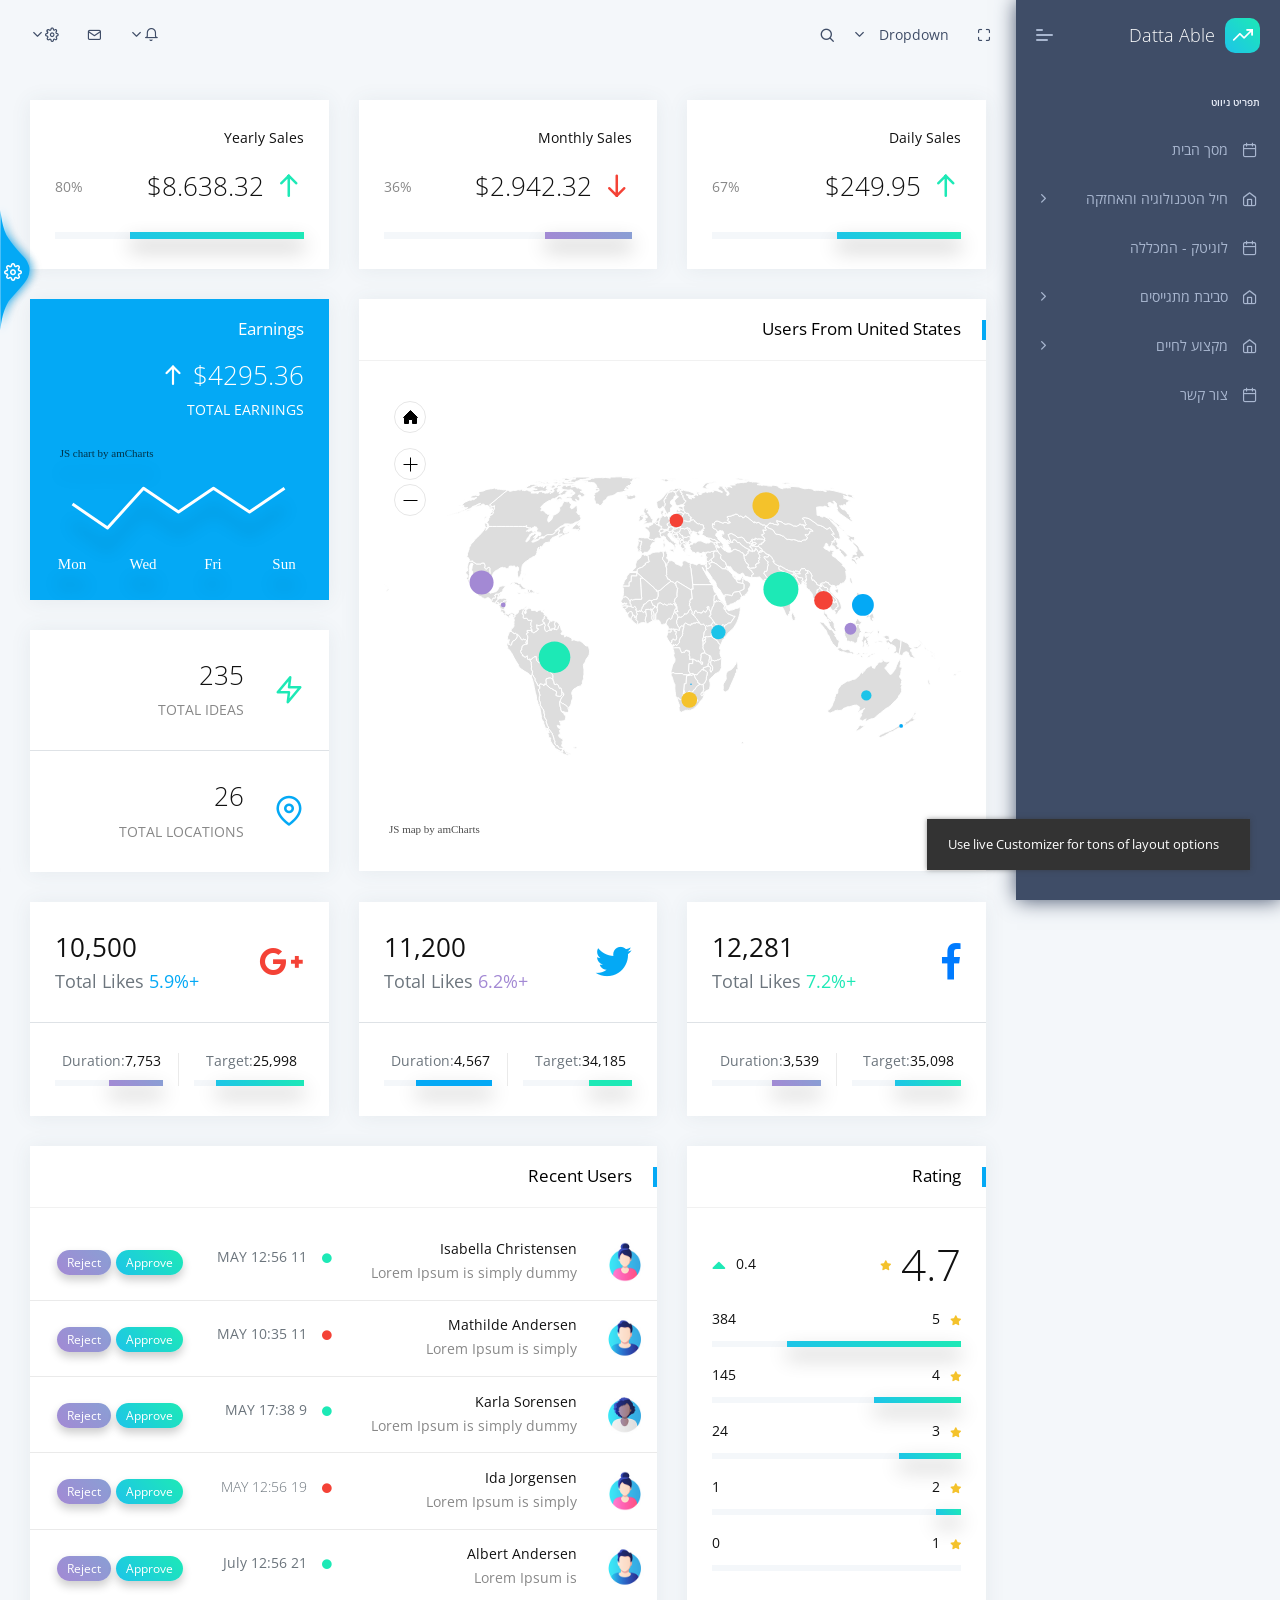
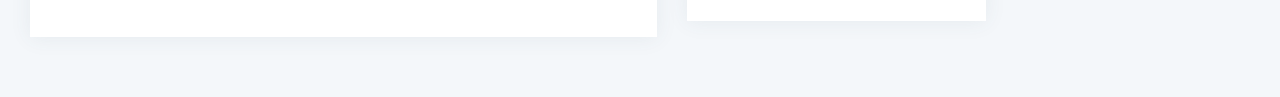
<file: datta-able/bootstrap/default/index.html>
<!DOCTYPE html>
<html lang="he" dir="rtl">


<!-- Mirrored from html.codedthemes.com/datta-able/bootstrap/default/ by HTTrack Website Copier/3.x [XR&CO'2014], Sun, 16 Dec 2018 16:23:30 GMT -->
<!-- Added by HTTrack --><meta http-equiv="content-type" content="text/html;charset=UTF-8" /><!-- /Added by HTTrack -->
<head>
    <title>Datta Able - Most Complete Bootstrap Admin Template</title>
    <!-- HTML5 Shim and Respond.js IE11 support of HTML5 elements and media queries -->
    <!-- WARNING: Respond.js doesn't work if you view the page via file:// -->
    <!--[if lt IE 11]>
		<script src="https://oss.maxcdn.com/libs/html5shiv/3.7.0/html5shiv.js"></script>
		<script src="https://oss.maxcdn.com/libs/respond.js/1.4.2/respond.min.js"></script>
		<![endif]-->
    <!-- Meta -->
    <meta charset="utf-8">
    <meta name="viewport" content="width=device-width, initial-scale=1.0, user-scalable=0, minimal-ui">
    <meta http-equiv="X-UA-Compatible" content="IE=edge" />
    <meta name="description" content="Datta Able Bootstrap admin template made using Bootstrap 4 and it has huge amount of ready made feature, UI components, pages which completely fulfills any dashboard needs."/>
    <meta name="keywords" content="admin templates, bootstrap admin templates, bootstrap 4, dashboard, dashboard templets, sass admin templets, html admin templates, responsive, bootstrap admin templates free download,premium bootstrap admin templates, datta able, datta able bootstrap admin template">
    <meta name="author" content="Codedthemes" />

    <!-- Favicon icon -->
    <link rel="icon" href="http://html.codedthemes.com/datta-able/bootstrap/assets/images/favicon.ico" type="image/x-icon">
    <!-- fontawesome icon -->
    <link rel="stylesheet" href="../assets/fonts/fontawesome/css/fontawesome-all.min.css">
    <!-- animation css -->
    <link rel="stylesheet" href="../assets/plugins/animation/css/animate.min.css">
    <!-- notification css -->
    <link rel="stylesheet" href="../assets/plugins/notification/css/notification.min.css">
    <!-- vendor css -->
    <link rel="stylesheet" href="../assets/css/style.css">
	<link rel="stylesheet" href="../assets/css/layouts/rtl.css">


</head>

<body>
    <!-- [ Pre-loader ] start -->
    <div class="loader-bg">
        <div class="loader-track">
            <div class="loader-fill"></div>
        </div>
    </div>
    <!-- [ Pre-loader ] End -->

    <!-- [ navigation menu ] start -->
    <nav class="pcoded-navbar">
        <div class="navbar-wrapper">
            <div class="navbar-brand header-logo">
                <a href="#" class="b-brand">
                    <div class="b-bg">
                        <i class="feather icon-trending-up"></i>
                    </div>
                    <span class="b-title">Datta Able</span>
                </a>
                <a class="mobile-menu" id="mobile-collapse" href="javascript:"><span></span></a>
            </div>
            <div class="navbar-content scroll-div">
                <ul class="nav pcoded-inner-navbar">
                    <li class="nav-item pcoded-menu-caption">
                        <label>תפריט ניווט</label>
                    </li>
					<li data-username="Full Calendar" class="nav-item"><a href="index.html" class="nav-link"><span class="pcoded-micon"><i class="feather icon-calendar"></i></span><span class="pcoded-mtext">מסך הבית</span></a></li>
					<li data-username="dashboard Default Ecommerce CRM Analytics Crypto Project" class="nav-item pcoded-hasmenu">
                        <a href="javascript:" class="nav-link"><span class="pcoded-micon"><i class="feather icon-home"></i></span><span class="pcoded-mtext">חיל הטכנולוגיה והאחזקה</span></a>
                        <ul class="pcoded-submenu">
                            <li class=""><a href="dashboard-ecommerce.html" class="">הכר את החיל</a></li>
                            <li class=""><a href="dashboard-crm.html" class="">דבר קטנא"ר</a></li>
                            <li class=""><a href="dashboard-analytics.html" class="">תעודת לוחם</a></li>
                        </ul>
                    </li>
					<li data-username="Full Calendar" class="nav-item"><a href="full-calendar.html" class="nav-link"><span class="pcoded-micon"><i class="feather icon-calendar"></i></span><span class="pcoded-mtext">לוגיטק - המכללה</span></a></li>
					
					
					<li data-username="dashboard Default Ecommerce CRM Analytics Crypto Project" class="nav-item pcoded-hasmenu">
                        <a href="javascript:" class="nav-link"><span class="pcoded-micon"><i class="feather icon-home"></i></span><span class="pcoded-mtext">סביבת מתגייסים</span></a>
                        <ul class="pcoded-submenu">
                            <li class=""><a href="dashboard-ecommerce.html" class="">רקע</a></li>
                            <li class=""><a href="dashboard-crm.html" class="">מסלולים</a></li>
                            <li class=""><a href="dashboard-analytics.html" class="">קורסים</a></li>
                        </ul>
                    </li>
					
					<li data-username="dashboard Default Ecommerce CRM Analytics Crypto Project" class="nav-item pcoded-hasmenu">
                        <a href="javascript:" class="nav-link"><span class="pcoded-micon"><i class="feather icon-home"></i></span><span class="pcoded-mtext">מקצוע לחיים</span></a>
                        <ul class="pcoded-submenu">
                            <li class=""><a href="dashboard-ecommerce.html" class="">רקע</a></li>
                            <li class=""><a href="dashboard-crm.html" class="">מסלולים</a></li>
                            <li class=""><a href="dashboard-crm.html" class="">מעברים</a></li>
                            <li class=""><a href="dashboard-analytics.html" class="">שאלון</a></li>
                        </ul>
                    </li>
					
					
					<li data-username="Full Calendar" class="nav-item"><a href="full-calendar.html" class="nav-link"><span class="pcoded-micon"><i class="feather icon-calendar"></i></span><span class="pcoded-mtext">צור קשר</span></a></li>
					
                    <!--<li data-username="dashboard Default Ecommerce CRM Analytics Crypto Project" class="nav-item pcoded-hasmenu active pcoded-trigger">
                        <a href="javascript:" class="nav-link"><span class="pcoded-micon"><i class="feather icon-home"></i></span><span class="pcoded-mtext">Dashboard</span></a>
                        <ul class="pcoded-submenu">
                            <li class="active"><a href="index-2.html" class="">Default</a></li>
                            <li class=""><a href="dashboard-ecommerce.html" class="">Ecommerce</a></li>
                            <li class=""><a href="dashboard-crm.html" class="">CRM</a></li>
                            <li class=""><a href="dashboard-analytics.html" class="">Analytics</a></li>
                            <li class=""><a href="dashboard-crypto.html" class="">Crypto<span class="pcoded-badge label label-danger">NEW</span></a></li>
                            <li class=""><a href="dashboard-project.html" class="">Project</a></li>
                        </ul>
                    </li>
					-->
					
					
                </ul>
            </div>
        </div>
    </nav>
    <!-- [ navigation menu ] end -->

    <!-- [ Header ] start -->
    <header class="navbar pcoded-header navbar-expand-lg navbar-light">
        <div class="m-header">
            <a class="mobile-menu" id="mobile-collapse1" href="javascript:"><span></span></a>
            <a href="#" class="b-brand">
               <div class="b">
               </div>
               <span class="b-title">  <img src="../assets/images/hail_logo.png"  title="" style="width:46px; height:52px;"/></span>
           </a>
        </div>
        <a class="mobile-menu" id="mobile-header" href="javascript:">
            <i class="feather icon-more-horizontal"></i>
        </a>
        <div class="collapse navbar-collapse">
            <ul class="navbar-nav mr-auto">
                <li><a href="javascript:" class="full-screen" onclick="javascript:toggleFullScreen()"><i class="feather icon-maximize"></i></a></li>
                <li class="nav-item dropdown">
                    <a class="dropdown-toggle" href="javascript:" data-toggle="dropdown">Dropdown</a>
                    <ul class="dropdown-menu">
                        <li><a class="dropdown-item" href="javascript:">Action</a></li>
                        <li><a class="dropdown-item" href="javascript:">Another action</a></li>
                        <li><a class="dropdown-item" href="javascript:">Something else here</a></li>
                    </ul>
                </li>
                <li class="nav-item">
                    <div class="main-search">
                        <div class="input-group">
                            <input type="text" id="m-search" class="form-control" placeholder="Search . . .">
                            <a href="javascript:" class="input-group-append search-close">
                                <i class="feather icon-x input-group-text"></i>
                            </a>
                            <span class="input-group-append search-btn btn btn-primary">
                                <i class="feather icon-search input-group-text"></i>
                            </span>
                        </div>
                    </div>
                </li>
            </ul>
            <ul class="navbar-nav ml-auto">
                <li>
                    <div class="dropdown">
                        <a class="dropdown-toggle" href="javascript:" data-toggle="dropdown"><i class="icon feather icon-bell"></i></a>
                        <div class="dropdown-menu dropdown-menu-right notification">
                            <div class="noti-head">
                                <h6 class="d-inline-block m-b-0">Notifications</h6>
                                <div class="float-right">
                                    <a href="javascript:" class="m-r-10">mark as read</a>
                                    <a href="javascript:">clear all</a>
                                </div>
                            </div>
                            <ul class="noti-body">
                                <li class="n-title">
                                    <p class="m-b-0">NEW</p>
                                </li>
                                <li class="notification">
                                    <div class="media">
                                        <img class="img-radius" src="../assets/images/user/avatar-1.jpg" alt="Generic placeholder image">
                                        <div class="media-body">
                                            <p><strong>John Doe</strong><span class="n-time text-muted"><i class="icon feather icon-clock m-r-10"></i>30 min</span></p>
                                            <p>New ticket Added</p>
                                        </div>
                                    </div>
                                </li>
                                <li class="n-title">
                                    <p class="m-b-0">EARLIER</p>
                                </li>
                                <li class="notification">
                                    <div class="media">
                                        <img class="img-radius" src="../assets/images/user/avatar-2.jpg" alt="Generic placeholder image">
                                        <div class="media-body">
                                            <p><strong>Joseph William</strong><span class="n-time text-muted"><i class="icon feather icon-clock m-r-10"></i>30 min</span></p>
                                            <p>Prchace New Theme and make payment</p>
                                        </div>
                                    </div>
                                </li>
                                <li class="notification">
                                    <div class="media">
                                        <img class="img-radius" src="../assets/images/user/avatar-3.jpg" alt="Generic placeholder image">
                                        <div class="media-body">
                                            <p><strong>Sara Soudein</strong><span class="n-time text-muted"><i class="icon feather icon-clock m-r-10"></i>30 min</span></p>
                                            <p>currently login</p>
                                        </div>
                                    </div>
                                </li>
                            </ul>
                            <div class="noti-footer">
                                <a href="javascript:">show all</a>
                            </div>
                        </div>
                    </div>
                </li>
                <li><a href="javascript:" class="displayChatbox"><i class="icon feather icon-mail"></i></a></li>
                <li>
                    <div class="dropdown drp-user">
                        <a href="javascript:" class="dropdown-toggle" data-toggle="dropdown">
                            <i class="icon feather icon-settings"></i>
                        </a>
                        <div class="dropdown-menu dropdown-menu-right profile-notification">
                            <div class="pro-head">
                                <img src="../assets/images/user/avatar-1.jpg" class="img-radius" alt="User-Profile-Image">
                                <span>John Doe</span>
                                <a href="auth-signin.html" class="dud-logout" title="Logout">
                                    <i class="feather icon-log-out"></i>
                                </a>
                            </div>
                            <ul class="pro-body">
                                <li><a href="javascript:" class="dropdown-item"><i class="feather icon-settings"></i> Settings</a></li>
                                <li><a href="javascript:" class="dropdown-item"><i class="feather icon-user"></i> Profile</a></li>
                                <li><a href="message.html" class="dropdown-item"><i class="feather icon-mail"></i> My Messages</a></li>
                                <li><a href="auth-signin.html" class="dropdown-item"><i class="feather icon-lock"></i> Lock Screen</a></li>
                            </ul>
                        </div>
                    </div>
                </li>
            </ul>
        </div>
    </header>
    <!-- [ Header ] end -->

    <!-- [ chat user list ] start -->
    <section class="header-user-list">
        <div class="h-list-header">
            <div class="input-group">
                <input type="text" id="search-friends" class="form-control" placeholder="Search Friend . . .">
            </div>
        </div>
        <div class="h-list-body">
            <a href="javascript:" class="h-close-text"><i class="feather icon-chevrons-right"></i></a>
            <div class="main-friend-cont scroll-div">
                <div class="main-friend-list">
                    <div class="media userlist-box" data-id="1" data-status="online" data-username="Josephin Doe">
                        <a class="media-left" href="javascript:"><img class="media-object img-radius" src="../assets/images/user/avatar-1.jpg" alt="Generic placeholder image ">
                            <div class="live-status">3</div>
                        </a>
                        <div class="media-body">
                            <h6 class="chat-header">Josephin Doe<small class="d-block text-c-green">Typing . . </small></h6>
                        </div>
                    </div>
                    <div class="media userlist-box" data-id="2" data-status="online" data-username="Lary Doe">
                        <a class="media-left" href="javascript:"><img class="media-object img-radius" src="../assets/images/user/avatar-2.jpg" alt="Generic placeholder image">
                            <div class="live-status">1</div>
                        </a>
                        <div class="media-body">
                            <h6 class="chat-header">Lary Doe<small class="d-block text-c-green">online</small></h6>
                        </div>
                    </div>
                    <div class="media userlist-box" data-id="3" data-status="online" data-username="Alice">
                        <a class="media-left" href="javascript:"><img class="media-object img-radius" src="../assets/images/user/avatar-3.jpg" alt="Generic placeholder image"></a>
                        <div class="media-body">
                            <h6 class="chat-header">Alice<small class="d-block text-c-green">online</small></h6>
                        </div>
                    </div>
                    <div class="media userlist-box" data-id="4" data-status="offline" data-username="Alia">
                        <a class="media-left" href="javascript:"><img class="media-object img-radius" src="../assets/images/user/avatar-1.jpg" alt="Generic placeholder image">
                            <div class="live-status">1</div>
                        </a>
                        <div class="media-body">
                            <h6 class="chat-header">Alia<small class="d-block text-muted">10 min ago</small></h6>
                        </div>
                    </div>
                    <div class="media userlist-box" data-id="5" data-status="offline" data-username="Suzen">
                        <a class="media-left" href="javascript:"><img class="media-object img-radius" src="../assets/images/user/avatar-4.jpg" alt="Generic placeholder image"></a>
                        <div class="media-body">
                            <h6 class="chat-header">Suzen<small class="d-block text-muted">15 min ago</small></h6>
                        </div>
                    </div>
                    <div class="media userlist-box" data-id="1" data-status="online" data-username="Josephin Doe">
                        <a class="media-left" href="javascript:"><img class="media-object img-radius" src="../assets/images/user/avatar-1.jpg" alt="Generic placeholder image ">
                            <div class="live-status">3</div>
                        </a>
                        <div class="media-body">
                            <h6 class="chat-header">Josephin Doe<small class="d-block text-c-green">Typing . . </small></h6>
                        </div>
                    </div>
                    <div class="media userlist-box" data-id="2" data-status="online" data-username="Lary Doe">
                        <a class="media-left" href="javascript:"><img class="media-object img-radius" src="../assets/images/user/avatar-2.jpg" alt="Generic placeholder image">
                            <div class="live-status">1</div>
                        </a>
                        <div class="media-body">
                            <h6 class="chat-header">Lary Doe<small class="d-block text-c-green">online</small></h6>
                        </div>
                    </div>
                    <div class="media userlist-box" data-id="3" data-status="online" data-username="Alice">
                        <a class="media-left" href="javascript:"><img class="media-object img-radius" src="../assets/images/user/avatar-3.jpg" alt="Generic placeholder image"></a>
                        <div class="media-body">
                            <h6 class="chat-header">Alice<small class="d-block text-c-green">online</small></h6>
                        </div>
                    </div>
                    <div class="media userlist-box" data-id="4" data-status="offline" data-username="Alia">
                        <a class="media-left" href="javascript:"><img class="media-object img-radius" src="../assets/images/user/avatar-1.jpg" alt="Generic placeholder image">
                            <div class="live-status">1</div>
                        </a>
                        <div class="media-body">
                            <h6 class="chat-header">Alia<small class="d-block text-muted">10 min ago</small></h6>
                        </div>
                    </div>
                    <div class="media userlist-box" data-id="5" data-status="offline" data-username="Suzen">
                        <a class="media-left" href="javascript:"><img class="media-object img-radius" src="../assets/images/user/avatar-4.jpg" alt="Generic placeholder image"></a>
                        <div class="media-body">
                            <h6 class="chat-header">Suzen<small class="d-block text-muted">15 min ago</small></h6>
                        </div>
                    </div>
                    <div class="media userlist-box" data-id="1" data-status="online" data-username="Josephin Doe">
                        <a class="media-left" href="javascript:"><img class="media-object img-radius" src="../assets/images/user/avatar-1.jpg" alt="Generic placeholder image ">
                            <div class="live-status">3</div>
                        </a>
                        <div class="media-body">
                            <h6 class="chat-header">Josephin Doe<small class="d-block text-c-green">Typing . . </small></h6>
                        </div>
                    </div>
                    <div class="media userlist-box" data-id="2" data-status="online" data-username="Lary Doe">
                        <a class="media-left" href="javascript:"><img class="media-object img-radius" src="../assets/images/user/avatar-2.jpg" alt="Generic placeholder image">
                            <div class="live-status">1</div>
                        </a>
                        <div class="media-body">
                            <h6 class="chat-header">Lary Doe<small class="d-block text-c-green">online</small></h6>
                        </div>
                    </div>
                    <div class="media userlist-box" data-id="3" data-status="online" data-username="Alice">
                        <a class="media-left" href="javascript:"><img class="media-object img-radius" src="../assets/images/user/avatar-3.jpg" alt="Generic placeholder image"></a>
                        <div class="media-body">
                            <h6 class="chat-header">Alice<small class="d-block text-c-green">online</small></h6>
                        </div>
                    </div>
                    <div class="media userlist-box" data-id="4" data-status="offline" data-username="Alia">
                        <a class="media-left" href="javascript:"><img class="media-object img-radius" src="../assets/images/user/avatar-1.jpg" alt="Generic placeholder image">
                            <div class="live-status">1</div>
                        </a>
                        <div class="media-body">
                            <h6 class="chat-header">Alia<small class="d-block text-muted">10 min ago</small></h6>
                        </div>
                    </div>
                    <div class="media userlist-box" data-id="5" data-status="offline" data-username="Suzen">
                        <a class="media-left" href="javascript:"><img class="media-object img-radius" src="../assets/images/user/avatar-4.jpg" alt="Generic placeholder image"></a>
                        <div class="media-body">
                            <h6 class="chat-header">Suzen<small class="d-block text-muted">15 min ago</small></h6>
                        </div>
                    </div>
                    <div class="media userlist-box" data-id="1" data-status="online" data-username="Josephin Doe">
                        <a class="media-left" href="javascript:"><img class="media-object img-radius" src="../assets/images/user/avatar-1.jpg" alt="Generic placeholder image ">
                            <div class="live-status">3</div>
                        </a>
                        <div class="media-body">
                            <h6 class="chat-header">Josephin Doe<small class="d-block text-c-green">Typing . . </small></h6>
                        </div>
                    </div>
                    <div class="media userlist-box" data-id="2" data-status="online" data-username="Lary Doe">
                        <a class="media-left" href="javascript:"><img class="media-object img-radius" src="../assets/images/user/avatar-2.jpg" alt="Generic placeholder image">
                            <div class="live-status">1</div>
                        </a>
                        <div class="media-body">
                            <h6 class="chat-header">Lary Doe<small class="d-block text-c-green">online</small></h6>
                        </div>
                    </div>
                    <div class="media userlist-box" data-id="3" data-status="online" data-username="Alice">
                        <a class="media-left" href="javascript:"><img class="media-object img-radius" src="../assets/images/user/avatar-3.jpg" alt="Generic placeholder image"></a>
                        <div class="media-body">
                            <h6 class="chat-header">Alice<small class="d-block text-c-green">online</small></h6>
                        </div>
                    </div>
                    <div class="media userlist-box" data-id="4" data-status="offline" data-username="Alia">
                        <a class="media-left" href="javascript:"><img class="media-object img-radius" src="../assets/images/user/avatar-1.jpg" alt="Generic placeholder image">
                            <div class="live-status">1</div>
                        </a>
                        <div class="media-body">
                            <h6 class="chat-header">Alia<small class="d-block text-muted">10 min ago</small></h6>
                        </div>
                    </div>
                    <div class="media userlist-box" data-id="5" data-status="offline" data-username="Suzen">
                        <a class="media-left" href="javascript:"><img class="media-object img-radius" src="../assets/images/user/avatar-4.jpg" alt="Generic placeholder image"></a>
                        <div class="media-body">
                            <h6 class="chat-header">Suzen<small class="d-block text-muted">15 min ago</small></h6>
                        </div>
                    </div>
                </div>
            </div>
        </div>
    </section>
    <!-- [ chat user list ] end -->

    <!-- [ chat message ] start -->
    <section class="header-chat">
        <div class="h-list-header">
            <h6>Josephin Doe</h6>
            <a href="javascript:" class="h-back-user-list"><i class="feather icon-chevron-left"></i></a>
        </div>
        <div class="h-list-body">
            <div class="main-chat-cont scroll-div">
                <div class="main-friend-chat">
                    <div class="media chat-messages">
                        <a class="media-left photo-table" href="javascript:"><img class="media-object img-radius img-radius m-t-5" src="../assets/images/user/avatar-2.jpg" alt="Generic placeholder image"></a>
                        <div class="media-body chat-menu-content">
                            <div class="">
                                <p class="chat-cont">hello Datta! Will you tell me something</p>
                                <p class="chat-cont">about yourself?</p>
                            </div>
                            <p class="chat-time">8:20 a.m.</p>
                        </div>
                    </div>
                    <div class="media chat-messages">
                        <div class="media-body chat-menu-reply">
                            <div class="">
                                <p class="chat-cont">Ohh! very nice</p>
                            </div>
                            <p class="chat-time">8:22 a.m.</p>
                        </div>
                    </div>
                    <div class="media chat-messages">
                        <a class="media-left photo-table" href="javascript:"><img class="media-object img-radius img-radius m-t-5" src="../assets/images/user/avatar-2.jpg" alt="Generic placeholder image"></a>
                        <div class="media-body chat-menu-content">
                            <div class="">
                                <p class="chat-cont">can you help me?</p>
                            </div>
                            <p class="chat-time">8:20 a.m.</p>
                        </div>
                    </div>
                </div>
            </div>
        </div>
        <div class="h-list-footer">
            <div class="input-group">
                <input type="file" class="chat-attach" style="display:none">
                <a href="javascript:" class="input-group-prepend btn btn-success btn-attach">
                    <i class="feather icon-paperclip"></i>
                </a>
                <input type="text" name="h-chat-text" class="form-control h-send-chat" placeholder="Write hear . . ">
                <button type="submit" class="input-group-append btn-send btn btn-primary">
                    <i class="feather icon-message-circle"></i>
                </button>
            </div>
        </div>
    </section>
    <!-- [ chat message ] end -->

    <!-- [ Main Content ] start -->
    <div class="pcoded-main-container">
        <div class="pcoded-wrapper">
            <div class="pcoded-content">
                <div class="pcoded-inner-content">
                    <!-- [ breadcrumb ] start -->

                    <!-- [ breadcrumb ] end -->
                    <div class="main-body">
                        <div class="page-wrapper">
                            <!-- [ Main Content ] start -->
                            <div class="row">
                                <!-- [ daily sales section ] start -->
                                <div class="col-md-6 col-xl-4">
                                    <div class="card">
                                        <div class="card-block">
                                            <h6 class="mb-4">Daily Sales</h6>
                                            <div class="row d-flex align-items-center">
                                                <div class="col-9">
                                                    <h3 class="f-w-300 d-flex align-items-center m-b-0"><i class="feather icon-arrow-up text-c-green f-30 m-r-10"></i>$249.95</h3>
                                                </div>

                                                <div class="col-3 text-right">
                                                    <p class="m-b-0">67%</p>
                                                </div>
                                            </div>
                                            <div class="progress m-t-30" style="height: 7px;">
                                                <div class="progress-bar progress-c-theme" role="progressbar" style="width: 50%;" aria-valuenow="50" aria-valuemin="0" aria-valuemax="100"></div>
                                            </div>
                                        </div>
                                    </div>
                                </div>
                                <!-- [ daily sales section ] end -->

                                <!-- [ Monthly  sales section ] start -->
                                <div class="col-md-6 col-xl-4">
                                    <div class="card">
                                        <div class="card-block">
                                            <h6 class="mb-4">Monthly Sales</h6>
                                            <div class="row d-flex align-items-center">
                                                <div class="col-9">
                                                    <h3 class="f-w-300 d-flex align-items-center  m-b-0"><i class="feather icon-arrow-down text-c-red f-30 m-r-10"></i>$2.942.32</h3>
                                                </div>
                                                <div class="col-3 text-right">
                                                    <p class="m-b-0">36%</p>
                                                </div>
                                            </div>
                                            <div class="progress m-t-30" style="height: 7px;">
                                                <div class="progress-bar progress-c-theme2" role="progressbar" style="width: 35%;" aria-valuenow="35" aria-valuemin="0" aria-valuemax="100"></div>
                                            </div>
                                        </div>
                                    </div>
                                </div>
                                <!-- [ Monthly  sales section ] end -->

                                <!-- [ year  sales section ] start -->
                                <div class="col-md-12 col-xl-4">
                                    <div class="card">
                                        <div class="card-block">
                                            <h6 class="mb-4">Yearly Sales</h6>
                                            <div class="row d-flex align-items-center">
                                                <div class="col-9">
                                                    <h3 class="f-w-300 d-flex align-items-center  m-b-0"><i class="feather icon-arrow-up text-c-green f-30 m-r-10"></i>$8.638.32</h3>
                                                </div>
                                                <div class="col-3 text-right">
                                                    <p class="m-b-0">80%</p>
                                                </div>
                                            </div>
                                            <div class="progress m-t-30" style="height: 7px;">
                                                <div class="progress-bar progress-c-theme" role="progressbar" style="width: 70%;" aria-valuenow="70" aria-valuemin="0" aria-valuemax="100"></div>
                                            </div>
                                        </div>
                                    </div>
                                </div>
                                <!-- [ year  sales section ] end -->

                                <!-- [ worldLow section ] start -->
                                <div class="col-xl-8 col-md-6">
                                    <div class="card">
                                        <div class="card-header">
                                            <h5>Users From United States</h5>
                                            <div class="card-header-right">
                                                <div class="btn-group card-option">
                                                    <button type="button" class="btn dropdown-toggle" data-toggle="dropdown" aria-haspopup="true" aria-expanded="false">
                                                        <i class="feather icon-more-horizontal"></i>
                                                    </button>
                                                    <ul class="list-unstyled card-option dropdown-menu dropdown-menu-right">
                                                        <li class="dropdown-item full-card"><a href="#!"><span><i class="feather icon-maximize"></i> maximize</span><span style="display:none"><i class="feather icon-minimize"></i> Restore</span></a></li>
                                                        <li class="dropdown-item minimize-card"><a href="javascript:"><span><i class="feather icon-minus"></i> collapse</span><span style="display:none"><i class="feather icon-plus"></i> expand</span></a></li>
                                                        <li class="dropdown-item reload-card"><a href="#!"><i class="feather icon-refresh-cw"></i> reload</a></li>
                                                        <li class="dropdown-item close-card"><a href="javascript:"><i class="feather icon-trash"></i> remove</a></li>
                                                    </ul>
                                                </div>
                                            </div>
                                        </div>
                                        <div class="card-block">
                                            <div id="world-low" style="height:450px;"></div>
                                        </div>
                                    </div>
                                </div>
                                <!-- [ worldLow section ] end -->

                                <!-- [ statistics year chart ] start -->
                                <div class="col-xl-4 col-md-6">
                                    <div class="card bg-c-blue">
                                        <div class="card-header borderless">
                                            <h5 class="text-white">Earnings</h5>
                                        </div>
                                        <div class="card-block" style="padding:0 25px;">
                                            <div class="earning-text mb-0">
                                                <h3 class="mb-2 text-white f-w-300">$4295.36 <i class="feather icon-arrow-up teal accent-3"></i></h3>
                                                <span class="text-uppercase text-white d-block">Total Earnings</span>
                                            </div>
                                            <div id="Widget-line-chart" class="WidgetlineChart2 ChartShadow" style="height:180px;"></div>
                                        </div>
                                    </div>
                                    <div class="card">
                                        <div class="card-block border-bottom">
                                            <div class="row d-flex align-items-center">
                                                <div class="col-auto">
                                                    <i class="feather icon-zap f-30 text-c-green"></i>
                                                </div>
                                                <div class="col">
                                                    <h3 class="f-w-300">235</h3>
                                                    <span class="d-block text-uppercase">TOTAL IDEAS</span>
                                                </div>
                                            </div>
                                        </div>
                                        <div class="card-block">
                                            <div class="row d-flex align-items-center">
                                                <div class="col-auto">
                                                    <i class="feather icon-map-pin f-30 text-c-blue"></i>
                                                </div>
                                                <div class="col">
                                                    <h3 class="f-w-300">26</h3>
                                                    <span class="d-block text-uppercase">TOTAL LOCATIONS</span>
                                                </div>
                                            </div>
                                        </div>
                                    </div>
                                </div>
                                <!-- [ statistics year chart ] end -->

                                <!-- [social-media section] start -->
                                <div class="col-md-12 col-xl-4">
                                    <div class="card card-social">
                                        <div class="card-block border-bottom">
                                            <div class="row align-items-center justify-content-center">
                                                <div class="col-auto">
                                                    <i class="fab fa-facebook-f text-primary f-36"></i>
                                                </div>
                                                <div class="col text-right">
                                                    <h3>12,281</h3>
                                                    <h5 class="text-c-green mb-0">+7.2% <span class="text-muted">Total Likes</span></h5>
                                                </div>
                                            </div>
                                        </div>
                                        <div class="card-block">
                                            <div class="row align-items-center justify-content-center card-active">
                                                <div class="col-6">
                                                    <h6 class="text-center m-b-10"><span class="text-muted m-r-5">Target:</span>35,098</h6>
                                                    <div class="progress">
                                                        <div class="progress-bar progress-c-theme" role="progressbar" style="width:60%;height:6px;" aria-valuenow="60" aria-valuemin="0" aria-valuemax="100"></div>
                                                    </div>
                                                </div>
                                                <div class="col-6">
                                                    <h6 class="text-center  m-b-10"><span class="text-muted m-r-5">Duration:</span>3,539</h6>
                                                    <div class="progress">
                                                        <div class="progress-bar progress-c-theme2" role="progressbar" style="width:45%;height:6px;" aria-valuenow="45" aria-valuemin="0" aria-valuemax="100"></div>
                                                    </div>
                                                </div>
                                            </div>
                                        </div>
                                    </div>
                                </div>
                                <div class="col-md-6 col-xl-4">
                                    <div class="card card-social">
                                        <div class="card-block border-bottom">
                                            <div class="row align-items-center justify-content-center">
                                                <div class="col-auto">
                                                    <i class="fab fa-twitter text-c-blue f-36"></i>
                                                </div>
                                                <div class="col text-right">
                                                    <h3>11,200</h3>
                                                    <h5 class="text-c-purple mb-0">+6.2% <span class="text-muted">Total Likes</span></h5>
                                                </div>
                                            </div>
                                        </div>
                                        <div class="card-block">
                                            <div class="row align-items-center justify-content-center card-active">
                                                <div class="col-6">
                                                    <h6 class="text-center m-b-10"><span class="text-muted m-r-5">Target:</span>34,185</h6>
                                                    <div class="progress">
                                                        <div class="progress-bar progress-c-green" role="progressbar" style="width:40%;height:6px;" aria-valuenow="40" aria-valuemin="0" aria-valuemax="100"></div>
                                                    </div>
                                                </div>
                                                <div class="col-6">
                                                    <h6 class="text-center  m-b-10"><span class="text-muted m-r-5">Duration:</span>4,567</h6>
                                                    <div class="progress">
                                                        <div class="progress-bar progress-c-blue" role="progressbar" style="width:70%;height:6px;" aria-valuenow="70" aria-valuemin="0" aria-valuemax="100"></div>
                                                    </div>
                                                </div>
                                            </div>
                                        </div>
                                    </div>
                                </div>
                                <div class="col-md-6 col-xl-4">
                                    <div class="card card-social">
                                        <div class="card-block border-bottom">
                                            <div class="row align-items-center justify-content-center">
                                                <div class="col-auto">
                                                    <i class="fab fa-google-plus-g text-c-red f-36"></i>
                                                </div>
                                                <div class="col text-right">
                                                    <h3>10,500</h3>
                                                    <h5 class="text-c-blue mb-0">+5.9% <span class="text-muted">Total Likes</span></h5>
                                                </div>
                                            </div>
                                        </div>
                                        <div class="card-block">
                                            <div class="row align-items-center justify-content-center card-active">
                                                <div class="col-6">
                                                    <h6 class="text-center m-b-10"><span class="text-muted m-r-5">Target:</span>25,998</h6>
                                                    <div class="progress">
                                                        <div class="progress-bar progress-c-theme" role="progressbar" style="width:80%;height:6px;" aria-valuenow="80" aria-valuemin="0" aria-valuemax="100"></div>
                                                    </div>
                                                </div>
                                                <div class="col-6">
                                                    <h6 class="text-center  m-b-10"><span class="text-muted m-r-5">Duration:</span>7,753</h6>
                                                    <div class="progress">
                                                        <div class="progress-bar progress-c-theme2" role="progressbar" style="width:50%;height:6px;" aria-valuenow="50" aria-valuemin="0" aria-valuemax="100"></div>
                                                    </div>
                                                </div>
                                            </div>
                                        </div>
                                    </div>
                                </div>
                                <!-- [social-media section] end -->

                                <!-- [ rating list ] starts-->
                                <div class="col-xl-4 col-md-6">
                                    <div class="card user-list">
                                        <div class="card-header">
                                            <h5>Rating</h5>
                                            <div class="card-header-right">
                                                <div class="btn-group card-option">
                                                    <button type="button" class="btn dropdown-toggle" data-toggle="dropdown" aria-haspopup="true" aria-expanded="false">
                                                        <i class="feather icon-more-horizontal"></i>
                                                    </button>
                                                    <ul class="list-unstyled card-option dropdown-menu dropdown-menu-right">
                                                        <li class="dropdown-item full-card"><a href="#!"><span><i class="feather icon-maximize"></i> maximize</span><span style="display:none"><i class="feather icon-minimize"></i> Restore</span></a></li>
                                                        <li class="dropdown-item minimize-card"><a href="javascript:"><span><i class="feather icon-minus"></i> collapse</span><span style="display:none"><i class="feather icon-plus"></i> expand</span></a></li>
                                                        <li class="dropdown-item reload-card"><a href="#!"><i class="feather icon-refresh-cw"></i> reload</a></li>
                                                        <li class="dropdown-item close-card"><a href="javascript:"><i class="feather icon-trash"></i> remove</a></li>
                                                    </ul>

                                                </div>
                                            </div>
                                        </div>
                                        <div class="card-block">
                                            <div class="row align-items-center justify-content-center m-b-20">
                                                <div class="col-6">
                                                    <h2 class="f-w-300 d-flex align-items-center float-left m-0">4.7 <i class="fas fa-star f-10 m-l-10 text-c-yellow"></i></h2>
                                                </div>
                                                <div class="col-6">
                                                    <h6 class="d-flex  align-items-center float-right m-0">0.4 <i class="fas fa-caret-up text-c-green f-22 m-l-10"></i></h6>
                                                </div>
                                            </div>
                                            <div class="row">
                                                <div class="col-xl-12">
                                                    <h6 class="align-items-center float-left"><i class="fas fa-star f-10 m-r-10 text-c-yellow"></i>5</h6>
                                                    <h6 class="align-items-center float-right">384</h6>
                                                    <div class="progress m-t-30 m-b-20" style="height: 6px;">
                                                        <div class="progress-bar progress-c-theme" role="progressbar" style="width: 70%;" aria-valuenow="70" aria-valuemin="0" aria-valuemax="100"></div>
                                                    </div>
                                                </div>
                                                <div class="col-xl-12">
                                                    <h6 class="align-items-center float-left"><i class="fas fa-star f-10 m-r-10 text-c-yellow"></i>4</h6>
                                                    <h6 class="align-items-center float-right">145</h6>
                                                    <div class="progress m-t-30  m-b-20" style="height: 6px;">
                                                        <div class="progress-bar progress-c-theme" role="progressbar" style="width: 35%;" aria-valuenow="35" aria-valuemin="0" aria-valuemax="100"></div>
                                                    </div>
                                                </div>
                                                <div class="col-xl-12">
                                                    <h6 class="align-items-center float-left"><i class="fas fa-star f-10 m-r-10 text-c-yellow"></i>3</h6>
                                                    <h6 class="align-items-center float-right">24</h6>
                                                    <div class="progress m-t-30  m-b-20" style="height: 6px;">
                                                        <div class="progress-bar progress-c-theme" role="progressbar" style="width: 25%;" aria-valuenow="25" aria-valuemin="0" aria-valuemax="100"></div>
                                                    </div>
                                                </div>
                                                <div class="col-xl-12">
                                                    <h6 class="align-items-center float-left"><i class="fas fa-star f-10 m-r-10 text-c-yellow"></i>2</h6>
                                                    <h6 class="align-items-center float-right">1</h6>
                                                    <div class="progress m-t-30  m-b-20" style="height: 6px;">
                                                        <div class="progress-bar progress-c-theme" role="progressbar" style="width: 10%;" aria-valuenow="10" aria-valuemin="0" aria-valuemax="100"></div>
                                                    </div>
                                                </div>
                                                <div class="col-xl-12">
                                                    <h6 class="align-items-center float-left"><i class="fas fa-star f-10 m-r-10 text-c-yellow"></i>1</h6>
                                                    <h6 class="align-items-center float-right">0</h6>
                                                    <div class="progress m-t-30  m-b-20" style="height: 6px;">
                                                        <div class="progress-bar" role="progressbar" style="width:0;" aria-valuenow="0" aria-valuemin="0" aria-valuemax="100"></div>
                                                    </div>
                                                </div>
                                            </div>
                                        </div>
                                    </div>
                                </div>
                                <!-- [ rating list ] end -->

                                <!-- [ Recent Users ] start -->
                                <div class="col-xl-8 col-md-6">
                                    <div class="card Recent-Users">
                                        <div class="card-header">
                                            <h5>Recent Users</h5>
                                            <div class="card-header-right">
                                                <div class="btn-group card-option">
                                                    <button type="button" class="btn dropdown-toggle" data-toggle="dropdown" aria-haspopup="true" aria-expanded="false">
                                                        <i class="feather icon-more-horizontal"></i>
                                                    </button>
                                                    <ul class="list-unstyled card-option dropdown-menu dropdown-menu-right">
                                                        <li class="dropdown-item full-card"><a href="#!"><span><i class="feather icon-maximize"></i> maximize</span><span style="display:none"><i class="feather icon-minimize"></i> Restore</span></a></li>
                                                        <li class="dropdown-item minimize-card"><a href="javascript:"><span><i class="feather icon-minus"></i> collapse</span><span style="display:none"><i class="feather icon-plus"></i> expand</span></a></li>
                                                        <li class="dropdown-item reload-card"><a href="#!"><i class="feather icon-refresh-cw"></i> reload</a></li>
                                                        <li class="dropdown-item close-card"><a href="javascript:"><i class="feather icon-trash"></i> remove</a></li>
                                                    </ul>

                                                </div>
                                            </div>
                                        </div>
                                        <div class="card-block px-0 py-3">
                                            <div class="table-responsive">
                                                <table class="table table-hover">
                                                    <tbody>
                                                        <tr class="unread">
                                                            <td><img class="rounded-circle" style="width:40px;" src="../assets/images/user/avatar-1.jpg" alt="activity-user"></td>
                                                            <td>
                                                                <h6 class="mb-1">Isabella Christensen</h6>
                                                                <p class="m-0">Lorem Ipsum is simply dummy</p>
                                                            </td>
                                                            <td>
                                                                <h6 class="text-muted"><i class="fas fa-circle text-c-green f-10 m-r-15"></i>11 MAY 12:56</h6>
                                                            </td>
                                                            <td><a href="#!" class="label theme-bg2 text-white f-12">Reject</a><a href="#!" class="label theme-bg text-white f-12">Approve</a></td>
                                                        </tr>
                                                        <tr class="unread">
                                                            <td><img class="rounded-circle" style="width:40px;" src="../assets/images/user/avatar-2.jpg" alt="activity-user"></td>
                                                            <td>
                                                                <h6 class="mb-1">Mathilde Andersen</h6>
                                                                <p class="m-0">Lorem Ipsum is simply</p>
                                                            </td>
                                                            <td>
                                                                <h6 class="text-muted"><i class="fas fa-circle text-c-red f-10 m-r-15"></i>11 MAY 10:35</h6>
                                                            </td>
                                                            <td><a href="#!" class="label theme-bg2 text-white f-12">Reject</a><a href="#!" class="label theme-bg text-white f-12">Approve</a></td>
                                                        </tr>
                                                        <tr class="unread">
                                                            <td><img class="rounded-circle" style="width:40px;" src="../assets/images/user/avatar-3.jpg" alt="activity-user"></td>
                                                            <td>
                                                                <h6 class="mb-1">Karla Sorensen</h6>
                                                                <p class="m-0">Lorem Ipsum is simply dummy</p>
                                                            </td>
                                                            <td>
                                                                <h6 class="text-muted"><i class="fas fa-circle text-c-green f-10 m-r-15"></i>9 MAY 17:38</h6>
                                                            </td>
                                                            <td><a href="#!" class="label theme-bg2 text-white f-12">Reject</a><a href="#!" class="label theme-bg text-white f-12">Approve</a></td>
                                                        </tr>
                                                        <tr class="unread">
                                                            <td><img class="rounded-circle" style="width:40px;" src="../assets/images/user/avatar-1.jpg" alt="activity-user"></td>
                                                            <td>
                                                                <h6 class="mb-1">Ida Jorgensen</h6>
                                                                <p class="m-0">Lorem Ipsum is simply</p>
                                                            </td>
                                                            <td>
                                                                <h6 class="text-muted f-w-300"><i class="fas fa-circle text-c-red f-10 m-r-15"></i>19 MAY 12:56</h6>
                                                            </td>
                                                            <td><a href="#!" class="label theme-bg2 text-white f-12">Reject</a><a href="#!" class="label theme-bg text-white f-12">Approve</a></td>
                                                        </tr>
                                                        <tr class="unread">
                                                            <td><img class="rounded-circle" style="width:40px;" src="../assets/images/user/avatar-2.jpg" alt="activity-user"></td>
                                                            <td>
                                                                <h6 class="mb-1">Albert Andersen</h6>
                                                                <p class="m-0">Lorem Ipsum is</p>
                                                            </td>
                                                            <td>
                                                                <h6 class="text-muted"><i class="fas fa-circle text-c-green f-10 m-r-15"></i>21 July 12:56</h6>
                                                            </td>
                                                            <td><a href="#!" class="label theme-bg2 text-white f-12">Reject</a><a href="#!" class="label theme-bg text-white f-12">Approve</a></td>
                                                        </tr>
                                                    </tbody>
                                                </table>
                                            </div>
                                        </div>
                                    </div>
                                </div>
                                <!-- [ Recent Users ] end -->
                            </div>
                            <!-- [ Main Content ] end -->
                        </div>
                    </div>
                </div>
            </div>
        </div>
    </div>
    <!-- [ Main Content ] end -->

    <!-- Warning Section start -->
    <!-- Older IE warning message -->
    <!--[if lt IE 11]>
        <div class="ie-warning">
            <h1>Warning!!</h1>
            <p>You are using an outdated version of Internet Explorer, please upgrade
               <br/>to any of the following web browsers to access this website.
            </p>
            <div class="iew-container">
                <ul class="iew-download">
                    <li>
                        <a href="http://www.google.com/chrome/">
                            <img src="../assets/images/browser/chrome.png" alt="Chrome">
                            <div>Chrome</div>
                        </a>
                    </li>
                    <li>
                        <a href="https://www.mozilla.org/en-US/firefox/new/">
                            <img src="../assets/images/browser/firefox.png" alt="Firefox">
                            <div>Firefox</div>
                        </a>
                    </li>
                    <li>
                        <a href="http://www.opera.com">
                            <img src="../assets/images/browser/opera.png" alt="Opera">
                            <div>Opera</div>
                        </a>
                    </li>
                    <li>
                        <a href="https://www.apple.com/safari/">
                            <img src="../assets/images/browser/safari.png" alt="Safari">
                            <div>Safari</div>
                        </a>
                    </li>
                    <li>
                        <a href="http://windows.microsoft.com/en-us/internet-explorer/download-ie">
                            <img src="../assets/images/browser/ie.png" alt="">
                            <div>IE (11 & above)</div>
                        </a>
                    </li>
                </ul>
            </div>
            <p>Sorry for the inconvenience!</p>
        </div>
    <![endif]-->
    <!-- Warning Section Ends -->

    <!-- Required Js -->
    <script src="../assets/js/vendor-all.min.js"></script>
	<script src="../assets/plugins/bootstrap/js/bootstrap.min.js"></script>
    <script src="../assets/js/menu-setting.min.js"></script>
    <script src="../assets/js/pcoded.min.js"></script>
    <!-- amchart js -->
    <script src="../assets/plugins/amchart/js/amcharts.js"></script>
    <script src="../assets/plugins/amchart/js/gauge.js"></script>
    <script src="../assets/plugins/amchart/js/serial.js"></script>
    <script src="../assets/plugins/amchart/js/light.js"></script>
    <script src="../assets/plugins/amchart/js/pie.min.js"></script>
    <script src="../assets/plugins/amchart/js/ammap.min.js"></script>
    <script src="../assets/plugins/amchart/js/usaLow.js"></script>
    <script src="../assets/plugins/amchart/js/radar.js"></script>
    <script src="../assets/plugins/amchart/js/worldLow.js"></script>
    <!-- notification Js -->
    <script src="../assets/plugins/notification/js/bootstrap-growl.min.js"></script>

    <!-- dashboard-custom js -->
    <script src="../assets/js/pages/dashboard-custom.js"></script>

</body>


<!-- Mirrored from html.codedthemes.com/datta-able/bootstrap/default/ by HTTrack Website Copier/3.x [XR&CO'2014], Sun, 16 Dec 2018 16:27:38 GMT -->
</html>
</file>
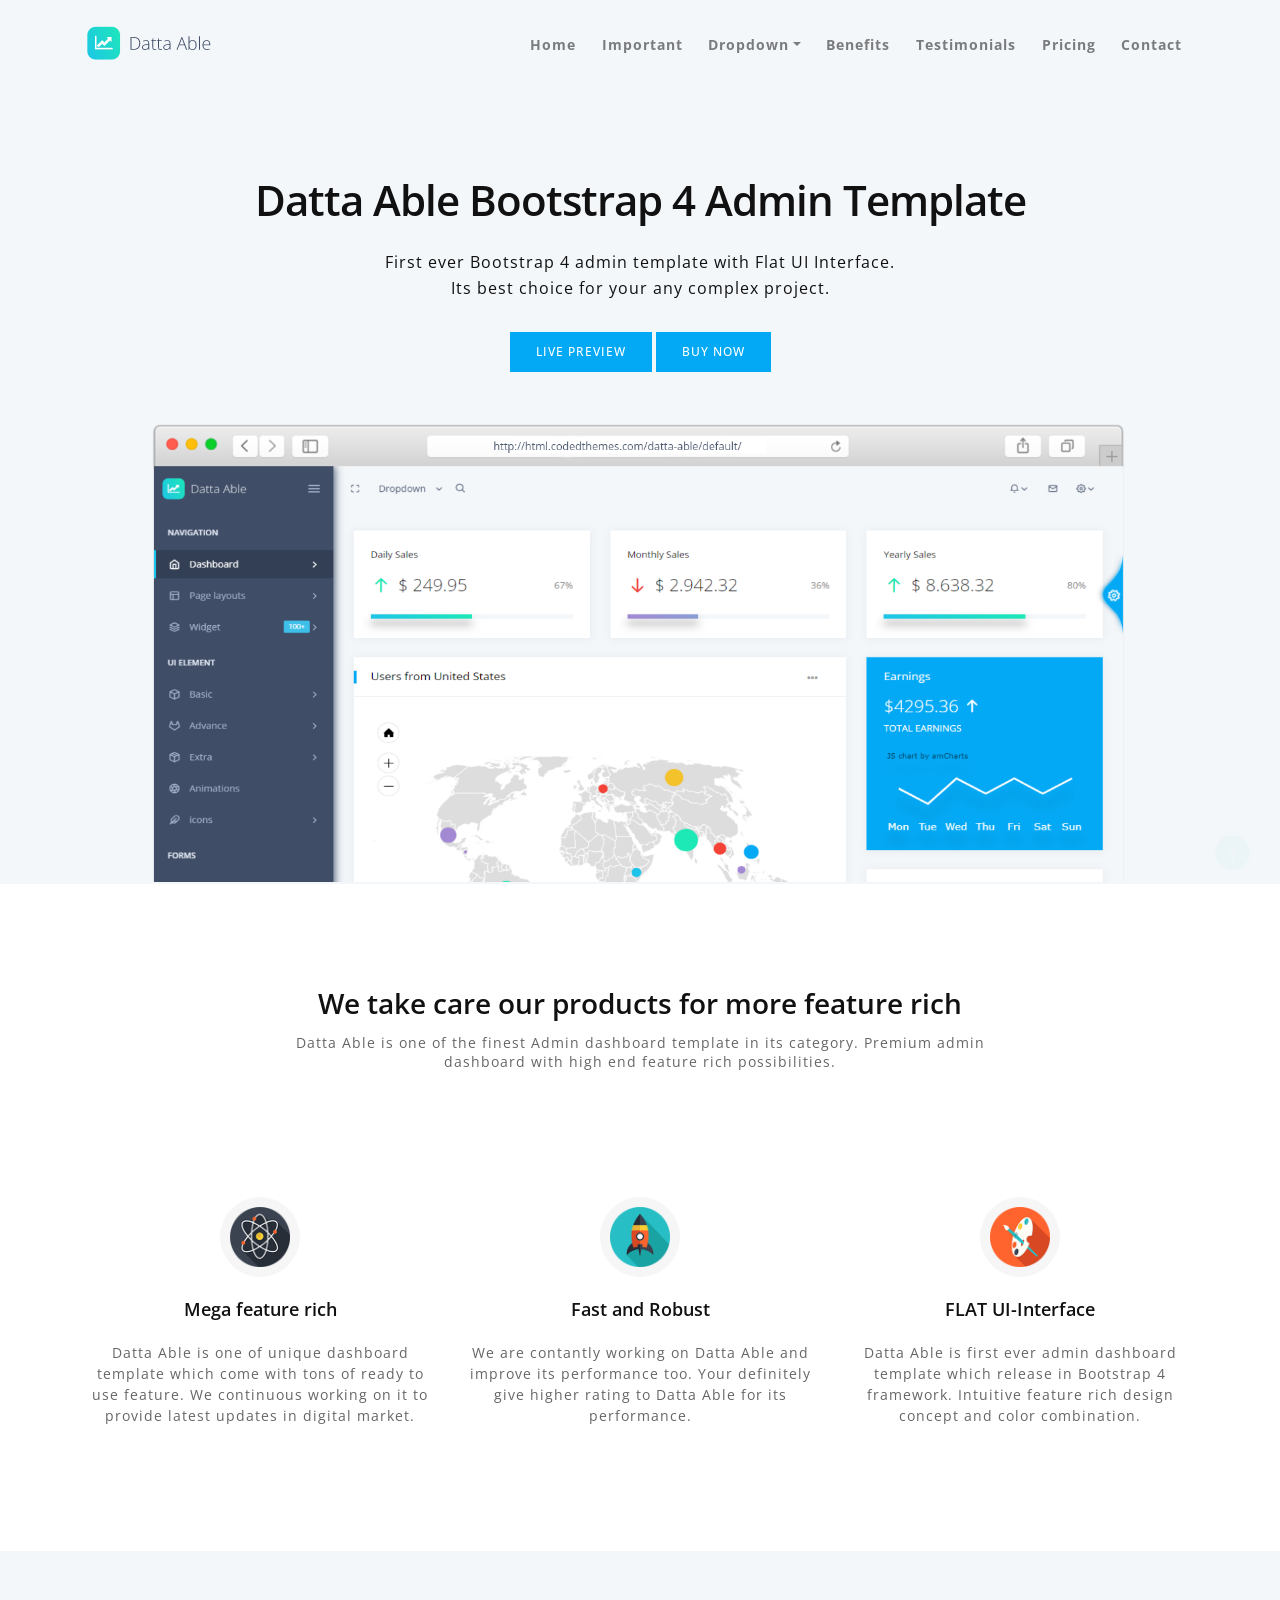
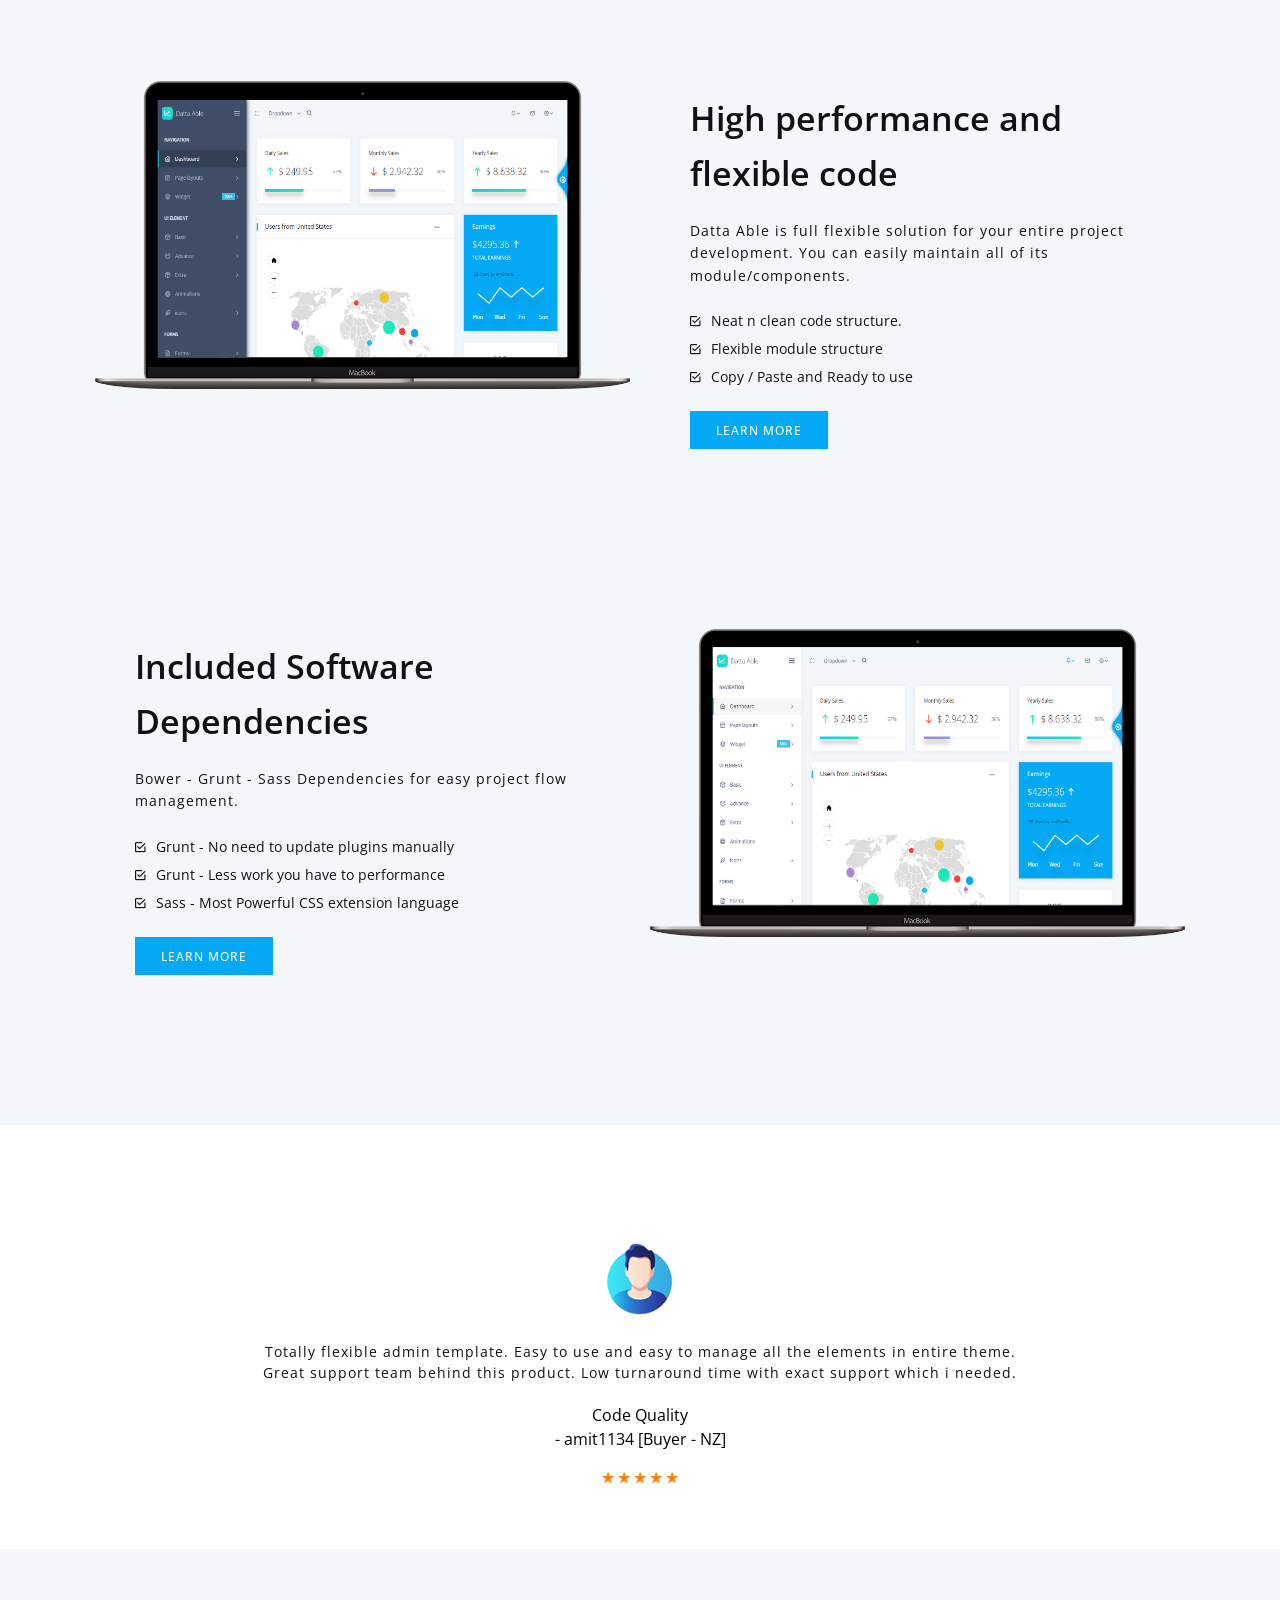
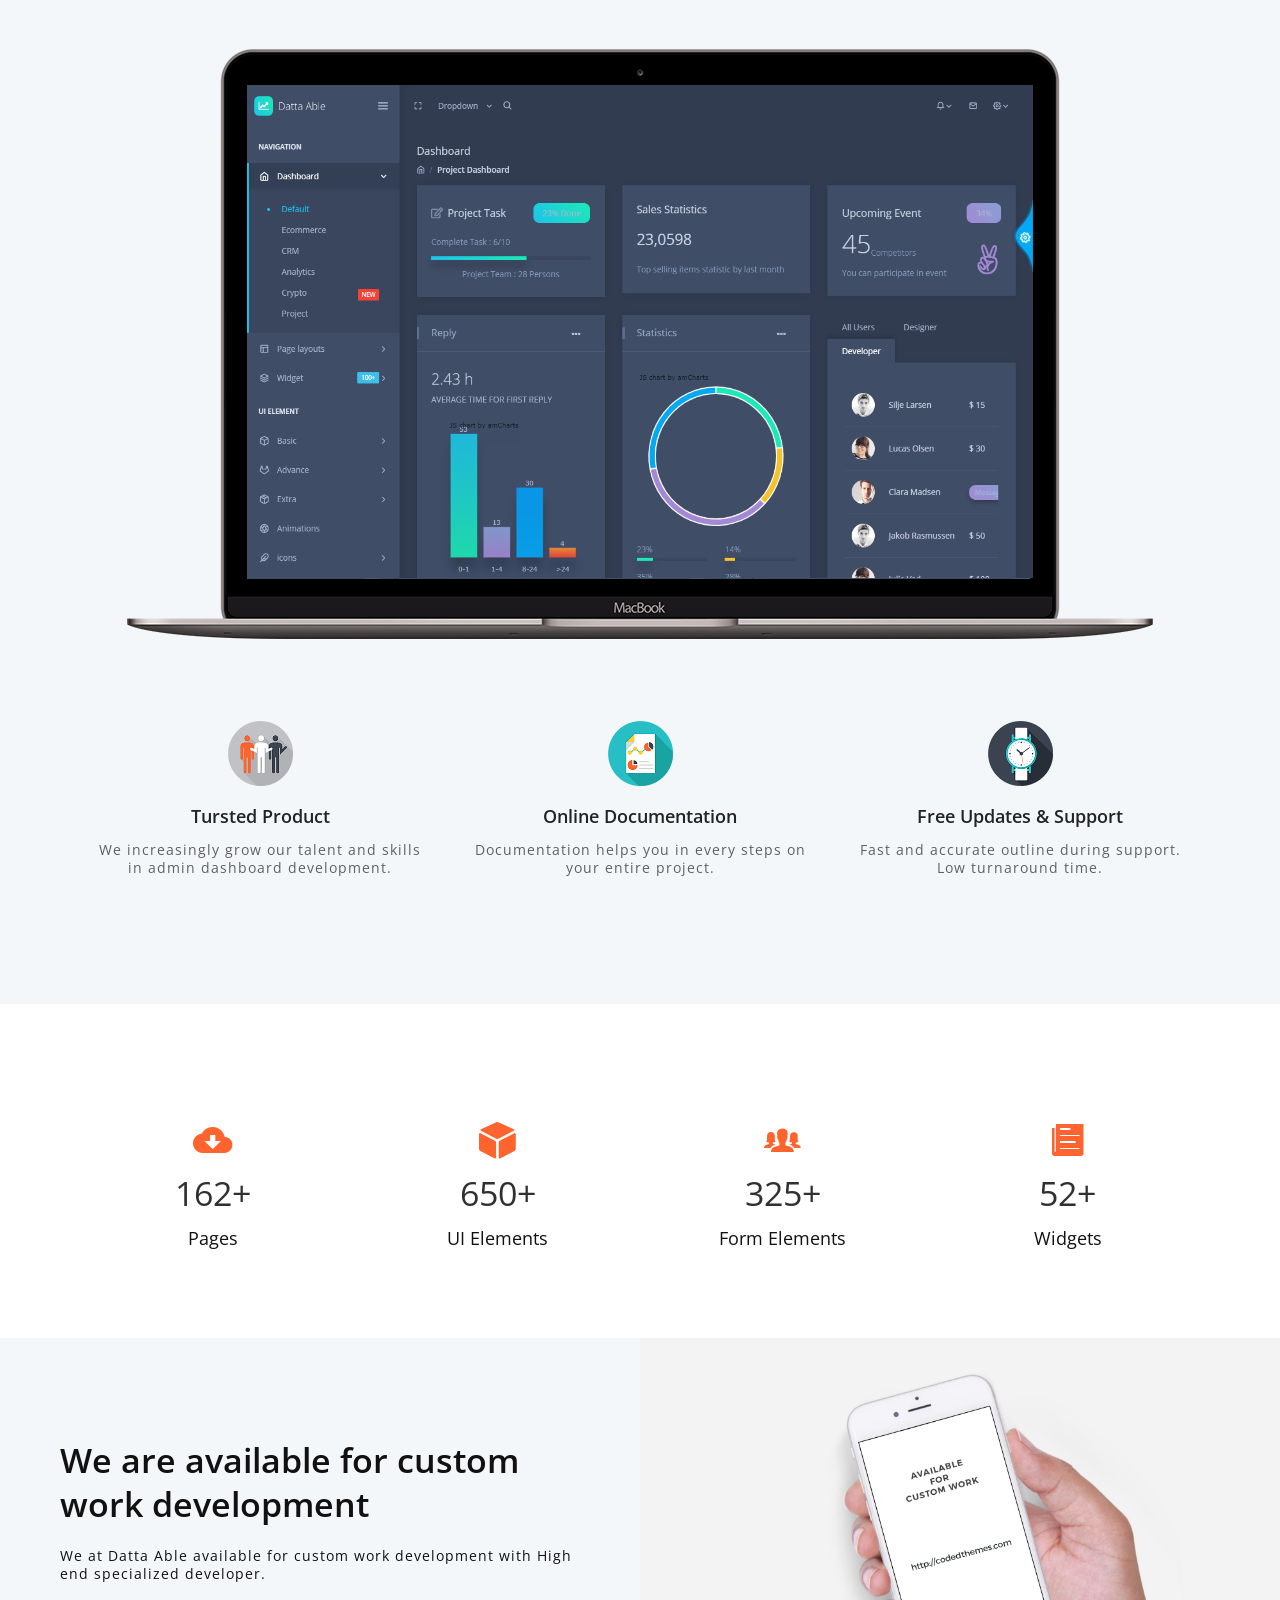
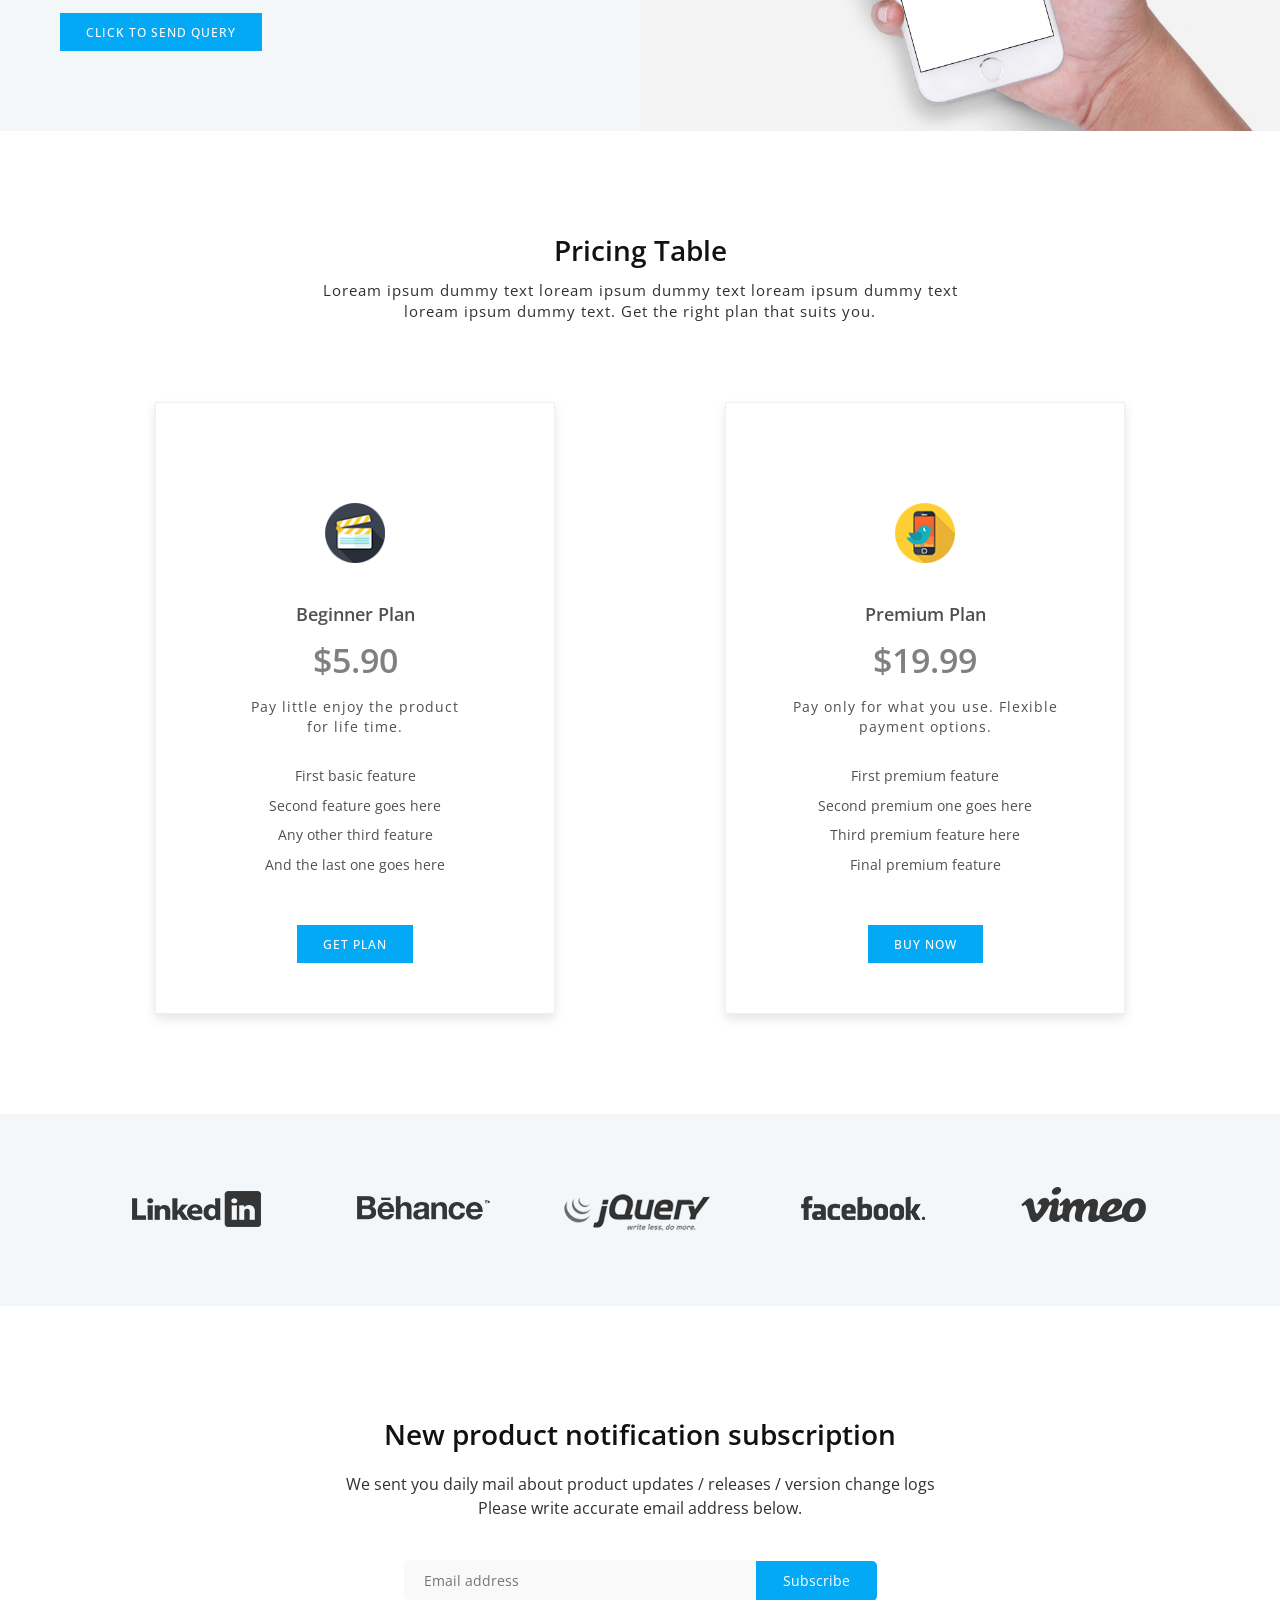
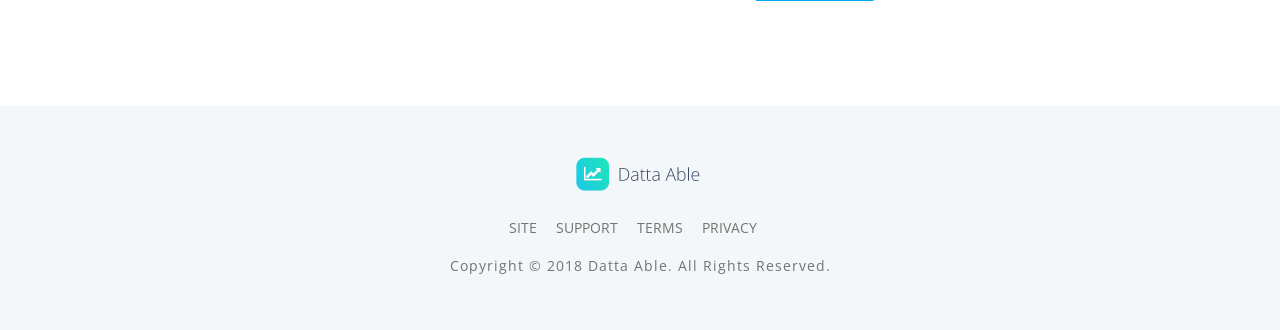
<file: datta-able/bootstrap/default/extra-pages/landingpage/index.html>
<!DOCTYPE html>
<html lang="en">


<!-- Mirrored from html.codedthemes.com/datta-able/bootstrap/default/extra-pages/landingpage/index.html by HTTrack Website Copier/3.x [XR&CO'2014], Sun, 16 Dec 2018 16:35:24 GMT -->
<!-- Added by HTTrack --><meta http-equiv="content-type" content="text/html;charset=UTF-8" /><!-- /Added by HTTrack -->
<head>
    <meta charset="utf-8">
    <title>Datta Able - Premium Admin Template by Codedthemes</title>
    <!-- Meta -->
    <meta name="viewport" content="width=device-width, initial-scale=1">
    <meta name="description" content="Landing page template for creative dashboard">
    <meta name="keywords" content="Landing page template">
    <!-- Favicon icon -->
    <link rel="icon" href="assets/logos/favicon.ico" type="image/png" sizes="16x16">
    <!-- Bootstrap -->
    <link href="assets/css/bootstrap.min.css" rel="stylesheet" type="text/css" media="all" />
    <!-- Font -->
    <link href="https://fonts.googleapis.com/css?family=Open+Sans:300,400,600" rel="stylesheet">
    <!-- Animate CSS -->
    <link rel="stylesheet" href="assets/css/animate.css">
    <!-- Owl Carousel -->
    <link rel="stylesheet" href="assets/css/owl.carousel.css">
    <link rel="stylesheet" href="assets/css/owl.theme.css">
    <!-- Magnific Popup -->
    <link rel="stylesheet" href="assets/css/magnific-popup.css">
    <!-- Full Page Animation -->
    <link rel="stylesheet" href="assets/css/animsition.min.css">
    <!-- Ionic Icons -->
    <link rel="stylesheet" href="assets/css/ionicons.min.css">
    <!-- Main Style css -->
    <link href="assets/css/style.css" rel="stylesheet" type="text/css" media="all" />
</head>

<body>
    <div class="wrapper animsition" data-animsition-in-class="fade-in" data-animsition-in-duration="1000" data-animsition-out-class="fade-out" data-animsition-out-duration="1000">
        <div class="container">
            <nav class="navbar navbar-expand-lg navbar-light navbar-default navbar-fixed-top" role="navigation">
                <div class="container">
                    <a class="navbar-brand page-scroll" href="#main"><img src="assets/logos/logo.png" alt="adminity Logo" /></a>
                    <button class="navbar-toggler" type="button" data-toggle="collapse" data-target="#navbarSupportedContent" aria-controls="navbarSupportedContent" aria-expanded="false" aria-label="Toggle navigation">
                        <span class="navbar-toggler-icon"></span>
                    </button>
                    <div class="collapse navbar-collapse" id="navbarSupportedContent">
                        <ul class="navbar-nav mr-auto">
                        </ul>
                        <ul class="navbar-nav my-2 my-lg-0">
                            <li class="nav-item">
                                <a class="nav-link page-scroll" href="#main">Home</a>
                            </li>
                            <li class="nav-item">
                                <a class="nav-link page-scroll" href="#services">Important</a>
                            </li>
                            <li class="nav-item dropdown">
                                <a class="nav-link dropdown-toggle" href="#!" id="navbarDropdown" role="button" data-toggle="dropdown" aria-haspopup="true" aria-expanded="false">Dropdown</a>
                                <div class="dropdown-menu" aria-labelledby="navbarDropdown">
                                    <a class="dropdown-item" href="#!">Level 1</a>
                                    <a class="dropdown-item" href="#!">Level 2</a>
                                    <a class="dropdown-item" href="#!">Level 3</a>
                                </div>
                            </li>
                            <li class="nav-item">
                                <a class="nav-link page-scroll" href="#features">Benefits</a>
                            </li>
                            <li class="nav-item">
                                <a class="nav-link page-scroll" href="#reviews">Testimonials</a>
                            </li>
                            <li class="nav-item">
                                <a class="nav-link page-scroll" href="#pricing">Pricing</a>
                            </li>
                            <li class="nav-item">
                                <a class="nav-link" href="#!">Contact</a>
                            </li>
                        </ul>
                    </div>
                </div>
            </nav>
        </div>
        <div class="main" id="main">
            <!-- Main Section-->
            <div class="hero-section app-hero">
                <div class="container">
                    <div class="hero-content app-hero-content text-center">
                        <div class="row justify-content-md-center">
                            <div class="col-md-10">
                                <h1 class="wow fadeInUp" data-wow-delay="0s">Datta Able Bootstrap 4 Admin Template</h1>
                                <p class="wow fadeInUp" data-wow-delay="0.2s">
                                    First ever Bootstrap 4 admin template with Flat UI Interface. <br class="hidden-xs"> Its best choice for your any complex project.
                                </p>
                                <a class="btn btn-primary btn-action" data-wow-delay="0.2s" href="#!">Live Preview</a>
                                <a class="btn btn-primary btn-action" data-wow-delay="0.2s" href="#!">Buy Now</a>
                            </div>
                            <div class="col-md-12">
                                <div class="hero-image">
                                    <img class="img-fluid" src="assets/images/app_hero_1.png" alt="" />
                                </div>
                            </div>
                        </div>
                    </div>
                </div>
            </div>
            <div class="services-section text-center" id="services">
                <!-- Services section (small) with icons -->
                <div class="container">
                    <div class="row  justify-content-md-center">
                        <div class="col-md-8">
                            <div class="services-content">
                                <h1 class="wow fadeInUp" data-wow-delay="0s">We take care our products for more feature rich</h1>
                                <p class="wow fadeInUp" data-wow-delay="0.2s">
                                    Datta Able is one of the finest Admin dashboard template in its category. Premium admin dashboard with high end feature rich possibilities.
                                </p>
                            </div>
                        </div>
                        <div class="col-md-12 text-center">
                            <div class="services">
                                <div class="row">
                                    <div class="col-sm-4 wow fadeInUp" data-wow-delay="0.2s">
                                        <div class="services-icon">
                                            <img src="assets/logos/icon1.png" height="60" width="60" alt="Service" />
                                        </div>
                                        <div class="services-description">
                                            <h1>Mega feature rich</h1>
                                            <p>
                                                Datta Able is one of unique dashboard template which come with tons of ready to use feature. We continuous working on it to provide latest updates in digital market.
                                            </p>
                                        </div>
                                    </div>
                                    <div class="col-sm-4 wow fadeInUp" data-wow-delay="0.3s">
                                        <div class="services-icon">
                                            <img class="icon-2" src="assets/logos/icon2.png" height="60" width="60" alt="Service" />
                                        </div>
                                        <div class="services-description">
                                            <h1>Fast and Robust</h1>
                                            <p>
                                                We are contantly working on Datta Able and improve its performance too. Your definitely give higher rating to Datta Able for its performance.
                                            </p>
                                        </div>
                                    </div>
                                    <div class="col-sm-4 wow fadeInUp" data-wow-delay="0.4s">
                                        <div class="services-icon">
                                            <img class="icon-3" src="assets/logos/icon3.png" height="60" width="60" alt="Service" />
                                        </div>
                                        <div class="services-description">
                                            <h1>FLAT UI-Interface</h1>
                                            <p>
                                                Datta Able is first ever admin dashboard template which release in Bootstrap 4 framework. Intuitive feature rich design concept and color combination.
                                            </p>
                                        </div>
                                    </div>
                                </div>
                            </div>
                        </div>
                    </div>
                </div>
            </div>
            <div class="flex-features" id="features">
                <div class="container">
                    <div class="flex-split">
                        <div class="f-left wow fadeInUp" data-wow-delay="0s">
                            <div class="left-content">
                                <img class="img-fluid" src="assets/images/feature_1.png" alt="" />
                            </div>
                        </div>
                        <div class="f-right wow fadeInUp" data-wow-delay="0.2s">
                            <div class="right-content">
                                <h2>High performance and flexible code</h2>
                                <p>
                                    Datta Able is full flexible solution for your entire project development. You can easily maintain all of its module/components.
                                </p>
                                <ul>
                                    <li><i class="ion-android-checkbox-outline"></i>Neat n clean code structure.</li>
                                    <li><i class="ion-android-checkbox-outline"></i>Flexible module structure</li>
                                    <li><i class="ion-android-checkbox-outline"></i>Copy / Paste and Ready to use</li>
                                </ul>
                                <button class="btn btn-primary btn-action btn-fill">Learn More</button>
                            </div>
                        </div>
                    </div>
                    <div class="flex-split">
                        <div class="f-right">
                            <div class="right-content wow fadeInUp" data-wow-delay="0.2s">
                                <h2>Included Software Dependencies</h2>
                                <p>
                                    Bower - Grunt - Sass Dependencies for easy project flow management.
                                </p>
                                <ul>
                                    <li><i class="ion-android-checkbox-outline"></i>Grunt - No need to update plugins manually</li>
                                    <li><i class="ion-android-checkbox-outline"></i>Grunt - Less work you have to performance</li>
                                    <li><i class="ion-android-checkbox-outline"></i>Sass - Most Powerful CSS extension language</li>
                                </ul>
                                <button class="btn btn-primary btn-action btn-fill">Learn More</button>
                            </div>
                        </div>
                        <div class="f-left">
                            <div class="left-content wow fadeInUp" data-wow-delay="0.3s">
                                <img class="img-fluid" src="assets/images/feature_2.png" alt="" />
                            </div>
                        </div>
                    </div>
                </div>
            </div>
            <div class="testimonial-section" id="reviews">
                <div class="container">
                    <div class="row text-center">
                        <div class="col-md-12">
                            <div class="testimonials owl-carousel owl-theme">
                                <div class="testimonial-single"><img class="img-circle" src="assets/images/testimonial2.jpg" alt="Client Testimonoal" />
                                    <div class="testimonial-text wow fadeInUp" data-wow-delay="0.2s">
                                        <p>Totally flexible admin template. Easy to use and easy to manage all the elements in entire theme. <br class="hidden-xs"> Great support team behind this product. Low turnaround time with exact support which i needed.
                                        </p>
                                        <h3>Code Quality</h3>
                                        <h3> - amit1134 [Buyer - NZ]</h3>
                                        <i class="ion ion-star"></i>
                                        <i class="ion ion-star"></i>
                                        <i class="ion ion-star"></i>
                                        <i class="ion ion-star"></i>
                                        <i class="ion ion-star"></i>
                                    </div>
                                </div>
                                <div class="testimonial-single"><img class="img-circle" src="assets/images/testimonial1.jpg" alt="Client Testimonoal" />
                                    <div class="testimonial-text">
                                        <p>The main reason for the Rating for Able pro admin template is that its is awesome template with tons of ready to use features.<br class="hidden-xs"> - Top quality - Regular updates - PHP version - Clean n Neat code
                                            - Saves lots of developing time
                                        </p>
                                        <h3>Flexibility</h3>
                                        <h3>- vishalmg [Buyer -India]</h3>
                                        <i class="ion ion-star"></i>
                                        <i class="ion ion-star"></i>
                                        <i class="ion ion-star"></i>
                                        <i class="ion ion-star"></i>
                                        <i class="ion ion-ios-star-half"></i>
                                    </div>
                                </div>
                                <div class="testimonial-single"><img class="img-circle" src="assets/images/testimonial3.jpg" alt="Client Testimonoal" />
                                    <div class="testimonial-text">
                                        <p>5 stars are for the excellent support, that is brilliant! The design is very cool and the quality of code is excellent. <br class="hidden-xs">Compliments!</p>
                                        <h3>Code Quality</h3>
                                        <h3>- ab69aho [Buyer -Italy]</h3>
                                        <i class="ion ion-star"></i>
                                        <i class="ion ion-star"></i>
                                        <i class="ion ion-star"></i>
                                        <i class="ion ion-star"></i>
                                        <i class="ion ion-ios-star-half"></i>
                                    </div>
                                </div>
                                <div class="testimonial-single"><img class="img-circle" src="assets/images/testimonial2.jpg" alt="Client Testimonoal" />
                                    <div class="testimonial-text">
                                        <p>The product is high end and high-end specialized assistance in solving problems. <br class="hidden-xs">I would highly recommend.</p>
                                        <h3>Customer Support</h3>
                                        <h3>- donpavulon [Buyer -US]</h3>
                                        <i class="ion ion-star"></i>
                                        <i class="ion ion-star"></i>
                                        <i class="ion ion-star"></i>
                                        <i class="ion ion-star"></i>
                                        <i class="ion ion-star"></i>
                                    </div>
                                </div>
                            </div>
                        </div>
                    </div>
                </div>
            </div>
            <!-- Feature Image Big -->
            <div class="feature_huge text-center">
                <div class="container">
                    <div class="row">
                        <div class="col-md-12">
                            <img class="img-fluid wow fadeInUp" data-wow-delay="0.1s" src="assets/images/big_feature.png" alt="" style="max-width:100%" />
                        </div>
                        <div class="col-md-12 feature_list">
                            <div class="row">
                                <div class="col-sm-4 wow fadeInUp" data-wow-delay="0.2s">
                                    <img src="assets/logos/feature_icon.png" alt="Feature" />
                                    <h1>Tursted Product</h1>
                                    <p>
                                        We increasingly grow our talent and skills in admin dashboard development.
                                    </p>
                                </div>
                                <div class="col-sm-4 wow fadeInUp" data-wow-delay="0.4s">
                                    <img src="assets/logos/feature_icon_2.png" alt="Feature" />
                                    <h1>Online Documentation</h1>
                                    <p>
                                        Documentation helps you in every steps on your entire project.
                                    </p>
                                </div>
                                <div class="col-sm-4 wow fadeInUp" data-wow-delay="0.6s">
                                    <img src="assets/logos/feature_icon_3.png" alt="Feature" />
                                    <h1>Free Updates & Support</h1>
                                    <p>
                                        Fast and accurate outline during support. Low turnaround time.
                                    </p>
                                </div>
                            </div>
                        </div>
                    </div>
                </div>
            </div>
            <!-- Counter Section -->
            <div class="counter-section">
                <div class="container">
                    <div class="row text-center">
                        <div class="col-6 col-md-3">
                            <div class="counter-up">
                                <div class="counter-icon">
                                    <i class="ion-android-download"></i>
                                </div>
                                <h3><span class="counter">250</span>+</h3>
                                <div class="counter-text">
                                    <h4>Pages</h4>
                                </div>
                            </div>
                        </div>
                        <div class="col-6 col-md-3">
                            <div class="counter-up">
                                <div class="counter-icon">
                                    <i class="ion-cube"></i>
                                </div>
                                <h3><span class="counter">1000</span>+</h3>
                                <div class="counter-text">
                                    <h4>UI Elements</h4>
                                </div>
                            </div>
                        </div>
                        <div class="col-6 col-md-3">
                            <div class="counter-up">
                                <div class="counter-icon">
                                    <i class="ion-ios-people"></i>
                                </div>
                                <h3><span class="counter">500</span>+</h3>
                                <div class="counter-text">
                                    <h4>Form Elements</h4>
                                </div>
                            </div>
                        </div>
                        <div class="col-6 col-md-3">
                            <div class="counter-up">
                                <div class="counter-icon">
                                    <i class="ion-ios-paper"></i>
                                </div>
                                <h3><span class="counter">80</span>+</h3>
                                <div class="counter-text">
                                    <h4>Widgets</h4>
                                </div>
                            </div>
                        </div>
                    </div>
                </div>
            </div>
            <!-- Counter Section Ends -->
            <div class="features-section">
                <!-- Feature section with flex layout -->
                <div class="f-left">
                    <div class="left-content wow fadeInLeft" data-wow-delay="0s">
                        <h2 class="wow fadeInLeft" data-wow-delay="0.1s">We are available for custom work development</h2>
                        <p class="wow fadeInLeft" data-wow-delay="0.2s">
                            We at Datta Able available for custom work development with High end specialized developer.
                        </p>
                        <button class="btn btn-primary btn-action btn-fill wow fadeInLeft" data-wow-delay="0.2s">Click to send query</button>
                    </div>
                </div>
                <div class="f-right">
                </div>
            </div>
            <!-- Pricing Section -->
            <div class="pricing-section no-color text-center" id="pricing">
                <div class="container">
                    <div class="row">
                        <div class="col-md-12 col-sm-12 ">
                            <div class="pricing-intro">
                                <h1 class="wow fadeInUp" data-wow-delay="0s">Pricing Table</h1>
                                <p class="wow fadeInUp" data-wow-delay="0.2s">
                                    Loream ipsum dummy text loream ipsum dummy text loream ipsum dummy text <br class="hidden-xs"> loream ipsum dummy text. Get the right plan that suits you.
                                </p>
                            </div>
                            <div class="row">
                                <div class="col-sm-6">
                                    <div class="table-left wow fadeInUp" data-wow-delay="0.4s">
                                        <div class="icon">
                                            <img src="assets/logos/cart2.png" alt="Icon" />
                                        </div>
                                        <div class="pricing-details">
                                            <h2>Beginner Plan</h2>
                                            <span>$5.90</span>
                                            <p>
                                                Pay little enjoy the product <br class="hidden-xs"> for life time.
                                            </p>
                                            <ul>
                                                <li>First basic feature </li>
                                                <li>Second feature goes here</li>
                                                <li>Any other third feature</li>
                                                <li>And the last one goes here</li>
                                            </ul>
                                            <button class="btn btn-primary btn-action btn-fill">Get Plan</button>
                                        </div>
                                    </div>
                                </div>
                                <div class="col-sm-6 ">
                                    <div class="table-right wow fadeInUp" data-wow-delay="0.6s">
                                        <div class="icon">
                                            <img src="assets/logos/cart1.png" alt="Icon" />
                                        </div>
                                        <div class="pricing-details">
                                            <h2>Premium Plan</h2>
                                            <span>$19.99</span>
                                            <p>
                                                Pay only for what you use. Flexible <br class="hidden-xs"> payment options.
                                            </p>
                                            <ul>
                                                <li>First premium feature </li>
                                                <li>Second premium one goes here</li>
                                                <li>Third premium feature here</li>
                                                <li>Final premium feature</li>
                                            </ul>
                                            <button class="btn btn-primary btn-action btn-fill">Buy Now</button>
                                        </div>
                                    </div>
                                </div>
                            </div>
                        </div>
                    </div>
                </div>
            </div>
            <!-- Client Section -->
            <div class="client-section">
                <div class="container text-center">
                    <div class="clients owl-carousel owl-theme">
                        <div class="single">
                            <img src="assets/logos/logo1.png" alt="" />
                        </div>
                        <div class="single">
                            <img src="assets/logos/logo2.png" alt="" />
                        </div>
                        <div class="single">
                            <img src="assets/logos/logo3.png" alt="" />
                        </div>
                        <div class="single">
                            <img src="assets/logos/logo4.png" alt="" />
                        </div>
                        <div class="single">
                            <img src="assets/logos/logo6.png" alt="" />
                        </div>
                        <div class="single">
                            <img src="assets/logos/logo7.png" alt="" />
                        </div>
                    </div>
                </div>
            </div>
            <!-- Subscribe Form -->
            <div class="cta-sub text-center no-color">
                <div class="container">
                    <h1 class="wow fadeInUp" data-wow-delay="0s">New product notification subscription</h1>
                    <p class="wow fadeInUp" data-wow-delay="0.2s">
                        We sent you daily mail about product updates / releases / version change logs<br class="hidden-xs">Please write accurate email address below.
                    </p>
                    <div class="form wow fadeInUp" data-wow-delay="0.3s">
                        <form class="subscribe-form wow zoomIn" action="http://html.codedthemes.com/datta-able/bootstrap/default/extra-pages/landingpage/assets/php/subscribe.php" method="post" accept-charset="UTF-8" enctype="application/x-www-form-urlencoded" autocomplete="off" novalidate>
                            <input class="mail" type="email" name="email" placeholder="Email address" autocomplete="off"><input class="submit-button" type="submit" value="Subscribe">
                        </form>
                        <div class="success-message"></div>
                        <div class="error-message"></div>
                    </div>
                </div>
            </div>
            <!-- Footer Section -->
            <div class="footer">
                <div class="container">
                    <div class="col-md-12 text-center">
                        <img src="assets/logos/logo.png" alt="Datta Able Logo" />
                        <ul class="footer-menu">
                            <li><a href="http://demo.com/">Site</a></li>
                            <li><a href="#!">Support</a></li>
                            <li><a href="#!">Terms</a></li>
                            <li><a href="#!">Privacy</a></li>
                        </ul>
                        <div class="footer-text">
                            <p>
                                Copyright © 2018 Datta Able. All Rights Reserved.
                            </p>
                        </div>
                    </div>
                </div>
            </div>
            <!-- Scroll To Top -->
            <a id="back-top" class="back-to-top page-scroll" href="#main">
                <i class="ion-ios-arrow-thin-up"></i>
            </a>
            <!-- Scroll To Top Ends-->
        </div>
        <!-- Main Section -->
    </div>
    <!-- Wrapper-->

    <!-- Jquery and Js Plugins -->
    <script type="text/javascript" src="assets/js/jquery-2.1.1.js"></script>
    <script type="text/javascript" src="assets/js/bootstrap.min.js"></script>
    <script type="text/javascript" src="assets/js/plugins.js"></script>
    <script type="text/javascript" src="assets/js/menu.js"></script>
    <script type="text/javascript" src="assets/js/custom.js"></script>
</body>


<!-- Mirrored from html.codedthemes.com/datta-able/bootstrap/default/extra-pages/landingpage/index.html by HTTrack Website Copier/3.x [XR&CO'2014], Sun, 16 Dec 2018 16:36:20 GMT -->
</html>
</file>
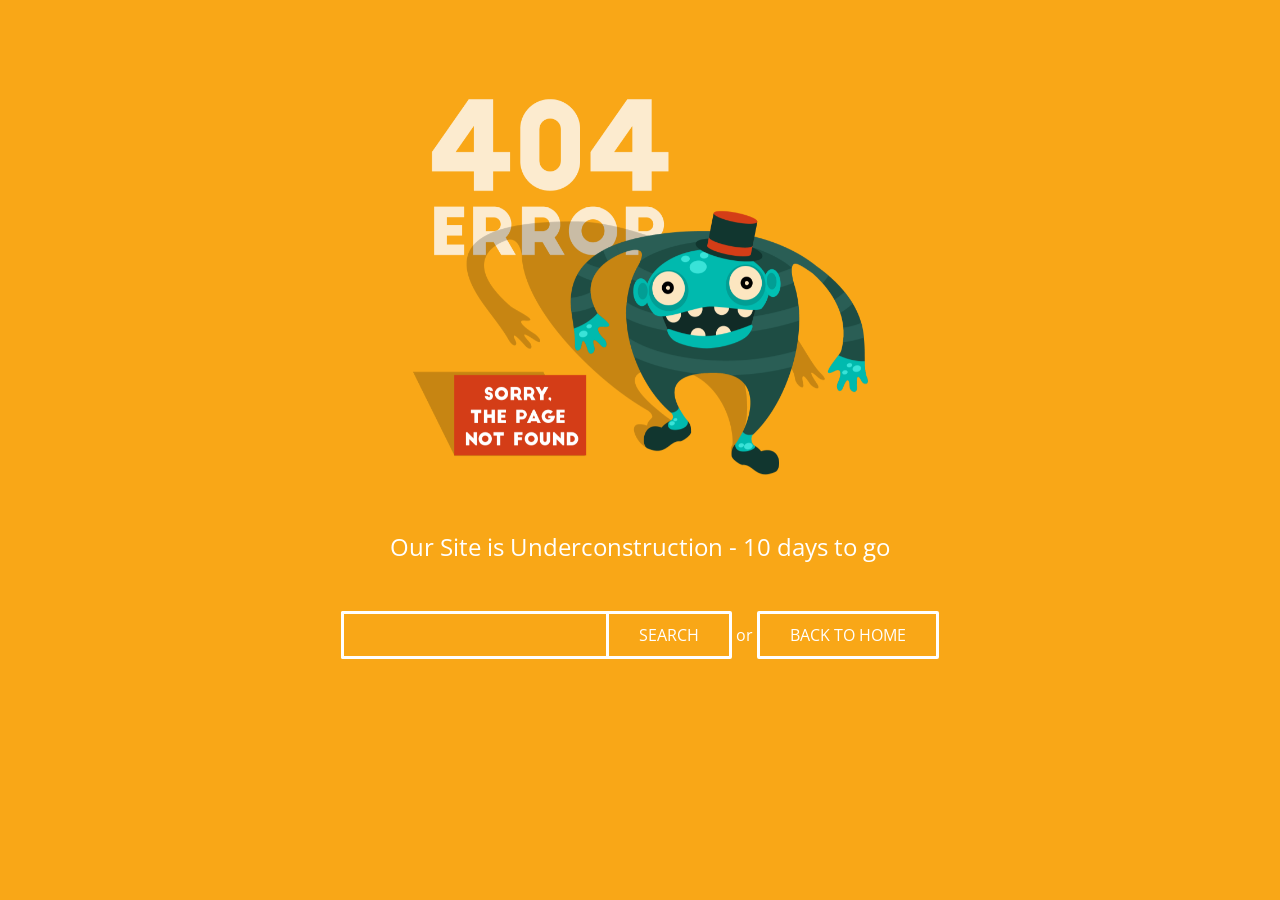
<file: datta-able/bootstrap/default/extra-pages/404/2/index.html>
<!DOCTYPE html>
<html>

<!-- Mirrored from html.codedthemes.com/datta-able/bootstrap/default/extra-pages/404/2/index.html by HTTrack Website Copier/3.x [XR&CO'2014], Sun, 16 Dec 2018 16:40:09 GMT -->
<!-- Added by HTTrack --><meta http-equiv="content-type" content="text/html;charset=UTF-8" /><!-- /Added by HTTrack -->
<head>
	<meta charset="utf-8">
	<title>404 Dash Able Bootstrap Admin Template</title>
	<meta name="apple-mobile-web-app-capable" content="yes">
	<meta name="viewport" content="width=device-width, initial-scale=1, maximum-scale=1, user-scalable=no">
	<link rel="icon" href="images/favicon.ico" type="image/x-icon"/>
	<!-- Google font-->
    <link href="https://fonts.googleapis.com/css?family=Open+Sans:300,400,700" rel="stylesheet">
	<link rel="stylesheet" type="text/css" href="css/style.css"/>
</head>
<body>
	<div id="container" class="container">
		<ul id="scene" class="scene">
			<li class="layer" data-depth="1.00"><img src="images/404-01.png"></li>
			<li class="layer" data-depth="0.60"><img src="images/shadows-01.png"></li>
			<li class="layer" data-depth="0.20"><img src="images/monster-01.png"></li>
			<li class="layer" data-depth="0.40"><img src="images/text-01.png"></li>
			<li class="layer" data-depth="0.10"><img src="images/monster-eyes-01.png"></li>
		</ul>
		<h1>Our Site is Underconstruction - 10 days to go</h1>
		<input type="text" class="form-control"><a href="#!" class="btn search">Search</a>
		<span>or</span>
		<a href="#!" class="btn">Back to home</a>
	</div>
	<!-- Scripts -->
	<script src="js/parallax.js"></script>
	<script>
	// Pretty simple huh?
	var scene = document.getElementById('scene');
	var parallax = new Parallax(scene);
	</script>

</body>

<!-- Mirrored from html.codedthemes.com/datta-able/bootstrap/default/extra-pages/404/2/index.html by HTTrack Website Copier/3.x [XR&CO'2014], Sun, 16 Dec 2018 16:40:24 GMT -->
</html>
</file>
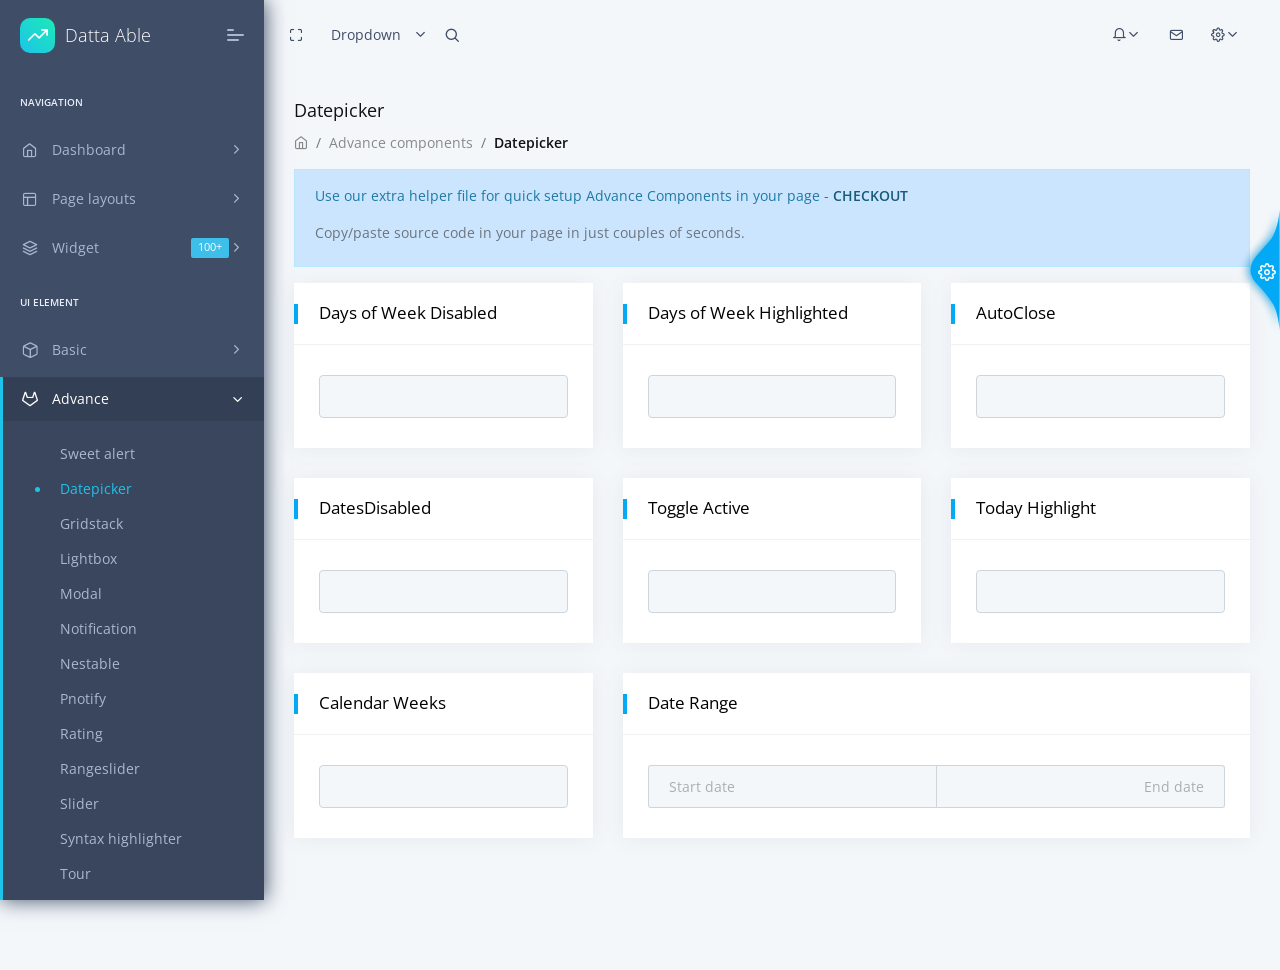
<file: datta-able/bootstrap/default/ac-datepicker-componant.html>
<!DOCTYPE html>
<html lang="en">


<!-- Mirrored from html.codedthemes.com/datta-able/bootstrap/default/ac-datepicker-componant.html by HTTrack Website Copier/3.x [XR&CO'2014], Sun, 16 Dec 2018 16:28:44 GMT -->
<!-- Added by HTTrack --><meta http-equiv="content-type" content="text/html;charset=UTF-8" /><!-- /Added by HTTrack -->
<head>
    <title>Datta Able - Datepicker</title>
    <!-- HTML5 Shim and Respond.js IE10 support of HTML5 elements and media queries -->
    <!-- WARNING: Respond.js doesn't work if you view the page via file:// -->
    <!--[if lt IE 10]>
		<script src="https://oss.maxcdn.com/libs/html5shiv/3.7.0/html5shiv.js"></script>
		<script src="https://oss.maxcdn.com/libs/respond.js/1.4.2/respond.min.js"></script>
		<![endif]-->
    <!-- Meta -->
    <meta charset="utf-8">
    <meta name="viewport" content="width=device-width, initial-scale=1.0, user-scalable=0, minimal-ui">
    <meta http-equiv="X-UA-Compatible" content="IE=edge" />
    <meta name="description" content="Datta Able Bootstrap admin template made using Bootstrap 4 and it has huge amount of ready made feature, UI components, pages which completely fulfills any dashboard needs." />
    <meta name="keywords" content="admin templates, bootstrap admin templates, bootstrap 4, dashboard, dashboard templets, sass admin templets, html admin templates, responsive, bootstrap admin templates free download,premium bootstrap admin templates, datta able, datta able bootstrap admin template">
    <meta name="author" content="Codedthemes" />

    <!-- Favicon icon -->
    <link rel="icon" href="http://html.codedthemes.com/datta-able/bootstrap/assets/images/favicon.ico" type="image/x-icon">
    <!-- fontawesome icon -->
    <link rel="stylesheet" href="../assets/fonts/fontawesome/css/fontawesome-all.min.css">
    <!-- animation css -->
    <link rel="stylesheet" href="../assets/plugins/animation/css/animate.min.css">
    <!-- Bootstrap datetimepicker css -->
    <link rel="stylesheet" href="../assets/plugins/bootstrap-datetimepicker/css/bootstrap-datepicker3.min.css">
    <!-- vandor css -->
    <link rel="stylesheet" href="../assets/css/style.css">
    <!-- Required Js -->
    <script src="../assets/plugins/jquery/js/jquery.min.js"></script>

    <script>
        var page = {
            bootstrap: 3
        };

        function swap_bs() {
            page.bootstrap = 3;
        }
    </script>
    <style>
        .datepicker>.datepicker-days {
            display: block;
        }

        ol.linenums {
            margin: 0 0 0 -8px;
        }
    </style>

    <!-- bootstrap datetimepicker assets end -->
    <!-- ====================================== -->
</head>

<body>
    <!-- [ Pre-loader ] start -->
    <div class="loader-bg">
        <div class="loader-track">
            <div class="loader-fill"></div>
        </div>
    </div>
    <!-- [ Pre-loader ] End -->

    <!-- [ navigation menu ] start -->
    <nav class="pcoded-navbar">
        <div class="navbar-wrapper">
            <div class="navbar-brand header-logo">
                <a href="index-2.html" class="b-brand">
                    <div class="b-bg">
                        <i class="feather icon-trending-up"></i>
                    </div>
                    <span class="b-title">Datta Able</span>
                </a>
                <a class="mobile-menu" id="mobile-collapse" href="javascript:"><span></span></a>
            </div>
            <div class="navbar-content scroll-div">
                <ul class="nav pcoded-inner-navbar">
                    <li class="nav-item pcoded-menu-caption">
                        <label>Navigation</label>
                    </li>
                    <li data-username="dashboard Default Ecommerce CRM Analytics Crypto Project" class="nav-item pcoded-hasmenu">
                        <a href="javascript:" class="nav-link"><span class="pcoded-micon"><i class="feather icon-home"></i></span><span class="pcoded-mtext">Dashboard</span></a>
                        <ul class="pcoded-submenu">
                            <li class=""><a href="index-2.html" class="">Default</a></li>
                            <li class=""><a href="dashboard-ecommerce.html" class="">Ecommerce</a></li>
                            <li class=""><a href="dashboard-crm.html" class="">CRM</a></li>
                            <li class=""><a href="dashboard-analytics.html" class="">Analytics</a></li>
                            <li class=""><a href="dashboard-crypto.html" class="">Crypto<span class="pcoded-badge label label-danger">NEW</span></a></li>
                            <li class=""><a href="dashboard-project.html" class="">Project</a></li>
                        </ul>
                    </li>
                    <li data-username="Vertical Horizontal Box Layout RTL fixed static collapse menu color icon dark" class="nav-item pcoded-hasmenu">
                        <a href="javascript:" class="nav-link"><span class="pcoded-micon"><i class="feather icon-layout"></i></span><span class="pcoded-mtext">Page layouts</span></a>
                        <ul class="pcoded-submenu">
                            <li class="pcoded-hasmenu"><a href="javascript:" class="">Vertical</a>
                                <ul class="pcoded-submenu">
                                    <li class=""><a href="layout-static.html" class="" target="_blank">Static</a></li>
                                    <li class=""><a href="layout-fixed.html" class="" target="_blank">Fixed</a></li>
                                    <li class=""><a href="layout-menu-fixed.html" class="" target="_blank">Navbar fixed</a></li>
                                    <li class=""><a href="layout-mini-menu.html" class="" target="_blank">Collapse menu</a></li>
                                </ul>
                            </li>
                            <li class=""><a href="layout-horizontal.html" class="" target="_blank">Horizontal</a></li>
                            <li class=""><a href="layout-box.html" class="" target="_blank">Box layout</a></li>
                            <li class=""><a href="layout-rtl.html" class="" target="_blank">RTL</a></li>
                            <li class=""><a href="layout-light.html" class="" target="_blank">Light layout</a></li>
                            <li class=""><a href="layout-dark.html" class="" target="_blank">Dark layout <span class="pcoded-badge label label-danger">Hot</span></a></li>
                            <li class=""><a href="layout-menu-icon.html" class="" target="_blank">Color icon</a></li>
                        </ul>
                    </li>
                    <li data-username="widget Statistic Data Table User card Chart" class="nav-item pcoded-hasmenu">
                        <a href="javascript:" class="nav-link"><span class="pcoded-micon"><i class="feather icon-layers"></i></span><span class="pcoded-mtext">Widget</span><span class="pcoded-badge label label-info">100+</span></a>
                        <ul class="pcoded-submenu">
                            <li class=""><a href="widget-statistic.html" class="">Statistic</a></li>
                            <li class=""><a href="widget-data.html" class="">Data</a></li>
                            <li class=""><a href="widget-table.html" class="">Table</a></li>
                            <li class=""><a href="widget-user-card.html" class="">User</a></li>
                            <li class=""><a href="widget-chart.html" class="">Chart</a></li>
                        </ul>
                    </li>
                    <li class="nav-item pcoded-menu-caption">
                        <label>UI Element</label>
                    </li>
                    <li data-username="basic components Button Alert Badges breadcrumb Paggination progress Tooltip popovers Carousel Cards Collapse Tabs pills Modal Grid System Typography Extra Shadows Embeds" class="nav-item pcoded-hasmenu">
                        <a href="javascript:" class="nav-link"><span class="pcoded-micon"><i class="feather icon-box"></i></span><span class="pcoded-mtext">Basic</span></a>
                        <ul class="pcoded-submenu">
                            <li class=""><a href="bc_alert.html" class="">Alert</a></li>
                            <li class=""><a href="bc_button.html" class="">Button</a></li>
                            <li class=""><a href="bc_badges.html" class="">Badges</a></li>
                            <li class=""><a href="bc_breadcrumb-pagination.html" class="">Breadcrumb & paggination</a></li>
                            <li class=""><a href="bc_card.html" class="">Cards</a></li>
                            <li class=""><a href="bc_collapse.html" class="">Collapse</a></li>
                            <li class=""><a href="bc_carousel.html" class="">Carousel</a></li>
                            <li class=""><a href="bc_grid.html" class="">Grid system</a></li>
                            <li class=""><a href="bc_progress.html" class="">Progress</a></li>
                            <li class=""><a href="bc_modal.html" class="">Modal</a></li>
                            <li class=""><a href="bc_tabs.html" class="">Tabs & pills</a></li>
                            <li class=""><a href="bc_typography.html" class="">Typography</a></li>
                            <li class=""><a href="bc_tooltip-popover.html" class="">Tooltip & popovers</a></li>
                            <li class=""><a href="bc_extra.html" class="">Other</a></li>
                        </ul>
                    </li>
                    <li data-username="advance components Alert gridstack lightbox modal notification pnotify rating rangeslider slider syntax highlighter Tour Tree view Nestable Toolbar" class="nav-item pcoded-hasmenu active pcoded-trigger">
                        <a href="javascript:" class="nav-link"><span class="pcoded-micon"><i class="feather icon-gitlab"></i></span><span class="pcoded-mtext">Advance</span></a>
                        <ul class="pcoded-submenu">
                            <li class=""><a href="ac_alert.html" class="">Sweet alert</a></li>
                            <li class="active"><a href="ac-datepicker-componant.html" class="">Datepicker</a></li>
                            <li class=""><a href="ac_gridstack.html" class="">Gridstack</a></li>
                            <li class=""><a href="ac_lightbox.html" class="">Lightbox</a></li>
                            <li class=""><a href="ac_modal.html" class="">Modal</a></li>
                            <li class=""><a href="ac_notification.html" class="">Notification</a></li>
                            <li class=""><a href="ac_nestable.html" class="">Nestable</a></li>
                            <li class=""><a href="ac_pnotify.html" class="">Pnotify</a></li>
                            <li class=""><a href="ac_rating.html" class="">Rating</a></li>
                            <li class=""><a href="ac_rangeslider.html" class="">Rangeslider</a></li>
                            <li class=""><a href="ac_slider.html" class="">Slider</a></li>
                            <li class=""><a href="ac_syntax_highlighter.html" class="">Syntax highlighter</a></li>
                            <li class=""><a href="ac_tour.html" class="">Tour</a></li>
                            <li class=""><a href="ac_treeview.html" class="">Tree view</a></li>
                            <li class=""><a href="ac_toolbar.html" class="">Toolbar</a></li>
                        </ul>
                    </li>
                    <li data-username="extra components Session Timeout Session Idle Timeout Offline" class="nav-item pcoded-hasmenu">
                        <a href="javascript:" class=	"nav-link "><span class="pcoded-micon"><i class="feather icon-package"></i></span><span class="pcoded-mtext">Extra</span></a>
                        <ul class="pcoded-submenu">
                            <li class=""><a href="ec-session-timeout.html" class="">Session timeout</a></li>
                            <li class=""><a href="ec-session-idle-timeout.html" class="">Session idle timeout</a></li>
                            <li class=""><a href="ec-offline.html" class="">Offline</a></li>
                        </ul>
                    </li>
                    <li data-username="Animations" class="nav-item"><a href="animation.html" class="nav-link"><span class="pcoded-micon"><i class="feather icon-aperture"></i></span><span class="pcoded-mtext">Animations</span></a></li>
                    <li data-username="icons Feather Fontawsome flag material simple line themify" class="nav-item pcoded-hasmenu">
                        <a href="javascript:" class="nav-link"><span class="pcoded-micon"><i class="feather icon-feather"></i></span><span class="pcoded-mtext">Icons</span></a>
                        <ul class="pcoded-submenu">
                            <li class=""><a href="icon-feather.html" class="">Feather<span class="pcoded-badge label label-danger">NEW</span></a></li>
                            <li class=""><a href="icon-fontawsome.html" class="">Font Awesome 5<span class="pcoded-badge label label-primary">1000+</span></a></li>
                            <li class=""><a href="icon-flag.html" class="">Flag</a></li>
                            <li class=""><a href="icon-material.html" class="">Material</a></li>
                            <li class=""><a href="icon-simple-line.html" class="">Simple line</a></li>
                            <li class=""><a href="icon-themify.html" class="">Themify</a></li>
                        </ul>
                    </li>
                    <li class="nav-item pcoded-menu-caption">
                        <label>Forms</label>
                    </li>
                    <li data-username="form elements advance componant validation masking wizard picker select" class="nav-item pcoded-hasmenu">
                        <a href="javascript:" class="nav-link"><span class="pcoded-micon"><i class="feather icon-file-text"></i></span><span class="pcoded-mtext">Forms</span></a>
                        <ul class="pcoded-submenu">
                            <li class=""><a href="form_elements.html" class="">Form elements</a></li>
                            <li class=""><a href="form-elements-advance.html" class="">Form advance</a></li>
                            <li class=""><a href="form-validation.html" class="">Form validation</a></li>
                            <li class=""><a href="form-masking.html" class="">Form masking</a></li>
                            <li class=""><a href="form-wizard.html" class="">Form wizard</a></li>
                            <li class=""><a href="form-picker.html" class="">Form picker</a></li>
                            <li class=""><a href="form-select.html" class="">Form select</a></li>
                        </ul>
                    </li>
                    <li class="nav-item pcoded-menu-caption">
                        <label>table</label>
                    </li>
                    <li data-username="Table bootstrap datatable footable" class="nav-item pcoded-hasmenu">
                        <a href="javascript:" class="nav-link"><span class="pcoded-micon"><i class="feather icon-server"></i></span><span class="pcoded-mtext">Table</span></a>
                        <ul class="pcoded-submenu">
                            <li class=""><a href="tbl_bootstrap.html" class="">Bootstrap</a></li>
                            <li class=""><a href="tbl_datatable.html" class="">Data table</a></li>
                            <li class=""><a href="tbl_foo.html" class="">Foo table</a></li>
                        </ul>
                    </li>
                    <li class="nav-item pcoded-menu-caption">
                        <label>Chart & Maps</label>
                    </li>
                    <li data-username="Charts AM Chart js Echart Google Highchart Knob Morris Nvd3 Peity Radial" class="nav-item pcoded-hasmenu">
                        <a href="javascript:" class="nav-link"><span class="pcoded-micon"><i class="feather icon-pie-chart"></i></span><span class="pcoded-mtext">Chart</span></a>
                        <ul class="pcoded-submenu">
                            <li class=""><a href="chart-am.html" class="">amChart 4</a></li>
                            <li class=""><a href="chart-chartjs.html" class="">Chart js</a></li>
                            <li class=""><a href="chart-echart.html" class="">Echart</a></li>
                            <li class=""><a href="chart-google.html" class="">Google</a></li>
                            <li class=""><a href="chart-highchart.html" class="">Highchart</a></li>
                            <li class=""><a href="chart-knob.html" class="">Knob</a></li>
                            <li class=""><a href="chart-morris.html" class="">Morris</a></li>
                            <li class=""><a href="chart-nvd3.html" class="">Nvd3</a></li>
                            <li class=""><a href="chart-peity.html" class="">Peity</a></li>
                            <li class=""><a href="chart-radial.html" class="">Radial</a></li>
                        </ul>
                    </li>
                    <li data-username="Maps Google Vector Google Map Search API Location" class="nav-item pcoded-hasmenu">
                        <a href="javascript:" class="nav-link"><span class="pcoded-micon"><i class="feather icon-map"></i></span><span class="pcoded-mtext">Maps</span></a>
                        <ul class="pcoded-submenu">
                            <li class=""><a href="map-google.html" class="">Google</a></li>
                            <li class=""><a href="map-vector.html" class="">Vector</a></li>
                            <li class=""><a href="map-api.html" class="">Gmap search API</a></li>
                            <li class=""><a href="map-location.html" class="">Location</a></li>
                        </ul>
                    </li>
                    <li data-username="landing page" class="nav-item"><a href="extra-pages/landingpage/index.html" class="nav-link" target="_blank"><span class="pcoded-micon"><i class="feather icon-navigation-2"></i></span><span class="pcoded-mtext">Landing page</span></a></li>
                    <li class="nav-item pcoded-menu-caption">
                        <label>Pages</label>
                    </li>
                    <li data-username="Authentication Sign up Sign in reset password Change password Personal information profile settings map form subscribe" class="nav-item pcoded-hasmenu">
                        <a href="javascript:" class="nav-link"><span class="pcoded-micon"><i class="feather icon-lock"></i></span><span class="pcoded-mtext">Authentication</span></a>
                        <ul class="pcoded-submenu">
                            <li class=""><a href="auth-signup.html" class="" target="_blank">Sign up</a></li>
                            <li class=""><a href="auth-signin.html" class="" target="_blank">Sign in</a></li>
                            <li class=""><a href="auth-reset-password.html" class="" target="_blank">Reset password</a></li>
                            <li class=""><a href="auth-change-password.html" class="" target="_blank">Change password</a></li>
                            <li class=""><a href="auth-Personal-Information.html" class="" target="_blank">Personal information</a></li>
                            <li class=""><a href="auth-profile-settings.html" class="" target="_blank">Profile settings</a></li>
                            <li class=""><a href="auth-map-form.html" class="" target="_blank">Map form</a></li>
                            <li class=""><a href="auth-subscribe.html" class="" target="_blank">Subscribe</a></li>
                        </ul>
                    </li>
                    <li data-username="Maintenance Error Comming soon offline ui" class="nav-item pcoded-hasmenu">
                        <a href="javascript:" class="nav-link"><span class="pcoded-micon"><i class="feather icon-sliders"></i></span><span class="pcoded-mtext">Maintenance</span></a>
                        <ul class="pcoded-submenu">
                            <li class=""><a href="maint-error.html" class="">Error</a></li>
                            <li class=""><a href="maint-coming-soon.html" class="">Coming soon</a></li>
                            <li class=""><a href="maint-offline-ui.html" class="" target="_blank">Offline UI</a></li>
                        </ul>
                    </li>
                    <li class="nav-item pcoded-menu-caption">
                        <label>App</label>
                    </li>
                    <li data-username="message" class="nav-item"><a href="message.html" class="nav-link"><span class="pcoded-micon"><i class="feather icon-message-circle"></i></span><span class="pcoded-mtext">Message</span></a></li>
                    <li data-username="Task list board details" class="nav-item pcoded-hasmenu">
                        <a href="javascript:" class="nav-link"><span class="pcoded-micon"><i class="feather icon-clipboard"></i></span><span class="pcoded-mtext">Task</span></a>
                        <ul class="pcoded-submenu">
                            <li class=""><a href="task-list.html" class="">List</a></li>
                            <li class=""><a href="task-board.html" class="">Board</a></li>
                            <li class=""><a href="task-detail.html" class="">Detail</a></li>
                        </ul>
                    </li>
                    <li data-username="To-Do notes" class="nav-item pcoded-hasmenu">
                        <a href="javascript:" class="nav-link"><span class="pcoded-micon"><i class="feather icon-check-square"></i></span><span class="pcoded-mtext">To-Do</span></a>
                        <ul class="pcoded-submenu">
                            <li class=""><a href="todo.html" class="">To-Do</a></li>
                            <li class=""><a href="notes.html" class="">Notes</a></li>
                        </ul>
                    </li>
                    <li data-username="Gallery Grid Masonry Advance" class="nav-item pcoded-hasmenu">
                        <a href="javascript:" class="nav-link"><span class="pcoded-micon"><i class="feather icon-image"></i></span><span class="pcoded-mtext">Gallery</span></a>
                        <ul class="pcoded-submenu">
                            <li class=""><a href="gallery-grid.html" class="">Grid</a></li>
                            <li class=""><a href="gallery-masonry.html" class="">Masonry</a></li>
                            <li class=""><a href="gallery-advance.html" class="">Advance</a></li>
                        </ul>
                    </li>
                    <li class="nav-item pcoded-menu-caption">
                        <label>Extension</label>
                    </li>
                    <li data-username="Editor CK-Editor Tinemce" class="nav-item pcoded-hasmenu">
                        <a href="javascript:" class="nav-link"><span class="pcoded-micon"><i class="feather icon-file-plus"></i></span><span class="pcoded-mtext">Editor</span></a>
                        <ul class="pcoded-submenu">
                            <li class="pcoded-hasmenu">
                                <a href="javascript:" class="">CK editor</a>
                                <ul class="pcoded-submenu">
                                    <li class=""><a href="editor-classic.html" class="">Classic</a></li>
                                    <li class=""><a href="editor-balloon.html" class="">Balloon</a></li>
                                    <li class=""><a href="editor-inline.html" class="">Inline</a></li>
                                    <li class=""><a href="editor-document.html" class="">Document</a></li>
                                </ul>
                            </li>
                            <li class=""><a href="editor-tinymce.html" class="">Tinymce editor</a></li>
                        </ul>
                    </li>
                    <li data-username="Invoice Summury List" class="nav-item pcoded-hasmenu">
                        <a href="javascript:" class="nav-link"><span class="pcoded-micon"><i class="feather icon-file-minus"></i></span><span class="pcoded-mtext">Invoice</span></a>
                        <ul class="pcoded-submenu">
                            <li class=""><a href="invoice.html" class="">Invoice</a></li>
                            <li class=""><a href="invoice-summary.html" class="">Invoice summary</a></li>
                            <li class=""><a href="invoice-list.html" class="">Invoice list</a></li>
                        </ul>
                    </li>
                    <li data-username="Full Calendar" class="nav-item"><a href="full-calendar.html" class="nav-link"><span class="pcoded-micon"><i class="feather icon-calendar"></i></span><span class="pcoded-mtext">Full calendar</span></a></li>
                    <li data-username="File Upload" class="nav-item"><a href="file-upload.html" class="nav-link"><span class="pcoded-micon"><i class="feather icon-upload-cloud"></i></span><span class="pcoded-mtext">File upload</span></a></li>
                    <li class="nav-item pcoded-menu-caption">
                        <label>Other</label>
                    </li>
                    <li data-username="Menu levels Menu level 2.1 Menu level 2.2" class="nav-item pcoded-hasmenu">
                        <a href="javascript:" class="nav-link"><span class="pcoded-micon"><i class="feather icon-menu"></i></span><span class="pcoded-mtext">Menu levels</span></a>
                        <ul class="pcoded-submenu">
                            <li class=""><a href="#" class="">Menu Level 2.1</a></li>
                            <li class="pcoded-hasmenu">
                                <a href="javascript:" class="">Menu level 2.2</a>
                                <ul class="pcoded-submenu">
                                    <li class=""><a href="#" class="">Menu level 3.1</a></li>
                                    <li class=""><a href="#" class="">Menu level 3.2</a></li>
                                </ul>
                            </li>
                        </ul>
                    </li>
                    <li data-username="Disabled Menu" class="nav-item disabled"><a href="javascript:" class="nav-link"><span class="pcoded-micon"><i class="feather icon-power"></i></span><span class="pcoded-mtext">Disabled menu</span></a></li>
                    <li data-username="Sample Page" class="nav-item"><a href="sample-page.html" class="nav-link"><span class="pcoded-micon"><i class="feather icon-sidebar"></i></span><span class="pcoded-mtext">Sample page</span></a></li>
                    <li class="nav-item pcoded-menu-caption">
                        <label>Support</label>
                    </li>
                    <li data-username="Documentation" class="nav-item"><a href="docs.html" class="nav-link" target="_blank"><span class="pcoded-micon"><i class="feather icon-book"></i></span><span class="pcoded-mtext">Documentation</span></a></li>
                    <li data-username="Need Support" class="nav-item"><a href="https://codedthemes.support-hub.io/" class="nav-link" target="_blank"><span class="pcoded-micon"><i class="feather icon-help-circle"></i></span><span class="pcoded-mtext">Need support ?</span></a></li>
                </ul>
            </div>
        </div>
    </nav>
    <!-- [ navigation menu ] end -->

    <!-- [ Header ] start -->
    <header class="navbar pcoded-header navbar-expand-lg navbar-light">
        <div class="m-header">
            <a class="mobile-menu" id="mobile-collapse1" href="javascript:"><span></span></a>
            <a href="index-2.html" class="b-brand">
                   <div class="b-bg">
                       <i class="feather icon-trending-up"></i>
                   </div>
                   <span class="b-title">Datta Able</span>
               </a>
        </div>
        <a class="mobile-menu" id="mobile-header" href="javascript:">
            <i class="feather icon-more-horizontal"></i>
        </a>
        <div class="collapse navbar-collapse">
            <ul class="navbar-nav mr-auto">
                <li><a href="javascript:" class="full-screen" onclick="javascript:toggleFullScreen()"><i class="feather icon-maximize"></i></a></li>
                <li class="nav-item dropdown">
                    <a class="dropdown-toggle" href="javascript:" data-toggle="dropdown">Dropdown</a>
                    <ul class="dropdown-menu">
                        <li><a class="dropdown-item" href="javascript:">Action</a></li>
                        <li><a class="dropdown-item" href="javascript:">Another action</a></li>
                        <li><a class="dropdown-item" href="javascript:">Something else here</a></li>
                    </ul>
                </li>
                <li class="nav-item">
                    <div class="main-search">
                        <div class="input-group">
                            <input type="text" id="m-search" class="form-control" placeholder="Search . . .">
                            <a href="javascript:" class="input-group-append search-close">
                                <i class="feather icon-x input-group-text"></i>
                            </a>
                            <span class="input-group-append search-btn btn btn-primary">
                                <i class="feather icon-search input-group-text"></i>
                            </span>
                        </div>
                    </div>
                </li>
            </ul>
            <ul class="navbar-nav ml-auto">
                <li>
                    <div class="dropdown">
                        <a class="dropdown-toggle" href="javascript:" data-toggle="dropdown"><i class="icon feather icon-bell"></i></a>
                        <div class="dropdown-menu dropdown-menu-right notification">
                            <div class="noti-head">
                                <h6 class="d-inline-block m-b-0">Notifications</h6>
                                <div class="float-right">
                                    <a href="javascript:" class="m-r-10">mark as read</a>
                                    <a href="javascript:">clear all</a>
                                </div>
                            </div>
                            <ul class="noti-body">
                                <li class="n-title">
                                    <p class="m-b-0">NEW</p>
                                </li>
                                <li class="notification">
                                    <div class="media">
                                        <img class="img-radius" src="../assets/images/user/avatar-1.jpg" alt="Generic placeholder image">
                                        <div class="media-body">
                                            <p><strong>John Doe</strong><span class="n-time text-muted"><i class="icon feather icon-clock m-r-10"></i>30 min</span></p>
                                            <p>New ticket Added</p>
                                        </div>
                                    </div>
                                </li>
                                <li class="n-title">
                                    <p class="m-b-0">EARLIER</p>
                                </li>
                                <li class="notification">
                                    <div class="media">
                                        <img class="img-radius" src="../assets/images/user/avatar-2.jpg" alt="Generic placeholder image">
                                        <div class="media-body">
                                            <p><strong>Joseph William</strong><span class="n-time text-muted"><i class="icon feather icon-clock m-r-10"></i>30 min</span></p>
                                            <p>Prchace New Theme and make payment</p>
                                        </div>
                                    </div>
                                </li>
                                <li class="notification">
                                    <div class="media">
                                        <img class="img-radius" src="../assets/images/user/avatar-3.jpg" alt="Generic placeholder image">
                                        <div class="media-body">
                                            <p><strong>Sara Soudein</strong><span class="n-time text-muted"><i class="icon feather icon-clock m-r-10"></i>30 min</span></p>
                                            <p>currently login</p>
                                        </div>
                                    </div>
                                </li>
                            </ul>
                            <div class="noti-footer">
                                <a href="javascript:">show all</a>
                            </div>
                        </div>
                    </div>
                </li>
                <li><a href="javascript:" class="displayChatbox"><i class="icon feather icon-mail"></i></a></li>
                <li>
                    <div class="dropdown drp-user">
                        <a href="javascript:" class="dropdown-toggle" data-toggle="dropdown">
                            <i class="icon feather icon-settings"></i>
                        </a>
                        <div class="dropdown-menu dropdown-menu-right profile-notification">
                            <div class="pro-head">
                                <img src="../assets/images/user/avatar-1.jpg" class="img-radius" alt="User-Profile-Image">
                                <span>John Doe</span>
                                <a href="auth-signin.html" class="dud-logout" title="Logout">
                                    <i class="feather icon-log-out"></i>
                                </a>
                            </div>
                            <ul class="pro-body">
                                <li><a href="javascript:" class="dropdown-item"><i class="feather icon-settings"></i> Settings</a></li>
                                <li><a href="javascript:" class="dropdown-item"><i class="feather icon-user"></i> Profile</a></li>
                                <li><a href="message.html" class="dropdown-item"><i class="feather icon-mail"></i> My Messages</a></li>
                                <li><a href="auth-signin.html" class="dropdown-item"><i class="feather icon-lock"></i> Lock Screen</a></li>
                            </ul>
                        </div>
                    </div>
                </li>
            </ul>
        </div>
    </header>
    <!-- [ Header ] end -->

    <!-- [ chat user list ] start -->
    <section class="header-user-list">
        <div class="h-list-header">
            <div class="input-group">
                <input type="text" id="search-friends" class="form-control" placeholder="Search Friend . . .">
            </div>
        </div>
        <div class="h-list-body">
            <a href="javascript:" class="h-close-text"><i class="feather icon-chevrons-right"></i></a>
            <div class="main-friend-cont scroll-div">
                <div class="main-friend-list">
                    <div class="media userlist-box" data-id="1" data-status="online" data-username="Josephin Doe">
                        <a class="media-left" href="javascript:"><img class="media-object img-radius" src="../assets/images/user/avatar-1.jpg" alt="Generic placeholder image ">
                            <div class="live-status">3</div>
                        </a>
                        <div class="media-body">
                            <h6 class="chat-header">Josephin Doe<small class="d-block text-c-green">Typing . . </small></h6>
                        </div>
                    </div>
                    <div class="media userlist-box" data-id="2" data-status="online" data-username="Lary Doe">
                        <a class="media-left" href="javascript:"><img class="media-object img-radius" src="../assets/images/user/avatar-2.jpg" alt="Generic placeholder image">
                            <div class="live-status">1</div>
                        </a>
                        <div class="media-body">
                            <h6 class="chat-header">Lary Doe<small class="d-block text-c-green">online</small></h6>
                        </div>
                    </div>
                    <div class="media userlist-box" data-id="3" data-status="online" data-username="Alice">
                        <a class="media-left" href="javascript:"><img class="media-object img-radius" src="../assets/images/user/avatar-3.jpg" alt="Generic placeholder image"></a>
                        <div class="media-body">
                            <h6 class="chat-header">Alice<small class="d-block text-c-green">online</small></h6>
                        </div>
                    </div>
                    <div class="media userlist-box" data-id="4" data-status="offline" data-username="Alia">
                        <a class="media-left" href="javascript:"><img class="media-object img-radius" src="../assets/images/user/avatar-1.jpg" alt="Generic placeholder image">
                            <div class="live-status">1</div>
                        </a>
                        <div class="media-body">
                            <h6 class="chat-header">Alia<small class="d-block text-muted">10 min ago</small></h6>
                        </div>
                    </div>
                    <div class="media userlist-box" data-id="5" data-status="offline" data-username="Suzen">
                        <a class="media-left" href="javascript:"><img class="media-object img-radius" src="../assets/images/user/avatar-4.jpg" alt="Generic placeholder image"></a>
                        <div class="media-body">
                            <h6 class="chat-header">Suzen<small class="d-block text-muted">15 min ago</small></h6>
                        </div>
                    </div>
                    <div class="media userlist-box" data-id="1" data-status="online" data-username="Josephin Doe">
                        <a class="media-left" href="javascript:"><img class="media-object img-radius" src="../assets/images/user/avatar-1.jpg" alt="Generic placeholder image ">
                            <div class="live-status">3</div>
                        </a>
                        <div class="media-body">
                            <h6 class="chat-header">Josephin Doe<small class="d-block text-c-green">Typing . . </small></h6>
                        </div>
                    </div>
                    <div class="media userlist-box" data-id="2" data-status="online" data-username="Lary Doe">
                        <a class="media-left" href="javascript:"><img class="media-object img-radius" src="../assets/images/user/avatar-2.jpg" alt="Generic placeholder image">
                            <div class="live-status">1</div>
                        </a>
                        <div class="media-body">
                            <h6 class="chat-header">Lary Doe<small class="d-block text-c-green">online</small></h6>
                        </div>
                    </div>
                    <div class="media userlist-box" data-id="3" data-status="online" data-username="Alice">
                        <a class="media-left" href="javascript:"><img class="media-object img-radius" src="../assets/images/user/avatar-3.jpg" alt="Generic placeholder image"></a>
                        <div class="media-body">
                            <h6 class="chat-header">Alice<small class="d-block text-c-green">online</small></h6>
                        </div>
                    </div>
                    <div class="media userlist-box" data-id="4" data-status="offline" data-username="Alia">
                        <a class="media-left" href="javascript:"><img class="media-object img-radius" src="../assets/images/user/avatar-1.jpg" alt="Generic placeholder image">
                            <div class="live-status">1</div>
                        </a>
                        <div class="media-body">
                            <h6 class="chat-header">Alia<small class="d-block text-muted">10 min ago</small></h6>
                        </div>
                    </div>
                    <div class="media userlist-box" data-id="5" data-status="offline" data-username="Suzen">
                        <a class="media-left" href="javascript:"><img class="media-object img-radius" src="../assets/images/user/avatar-4.jpg" alt="Generic placeholder image"></a>
                        <div class="media-body">
                            <h6 class="chat-header">Suzen<small class="d-block text-muted">15 min ago</small></h6>
                        </div>
                    </div>
                    <div class="media userlist-box" data-id="1" data-status="online" data-username="Josephin Doe">
                        <a class="media-left" href="javascript:"><img class="media-object img-radius" src="../assets/images/user/avatar-1.jpg" alt="Generic placeholder image ">
                            <div class="live-status">3</div>
                        </a>
                        <div class="media-body">
                            <h6 class="chat-header">Josephin Doe<small class="d-block text-c-green">Typing . . </small></h6>
                        </div>
                    </div>
                    <div class="media userlist-box" data-id="2" data-status="online" data-username="Lary Doe">
                        <a class="media-left" href="javascript:"><img class="media-object img-radius" src="../assets/images/user/avatar-2.jpg" alt="Generic placeholder image">
                            <div class="live-status">1</div>
                        </a>
                        <div class="media-body">
                            <h6 class="chat-header">Lary Doe<small class="d-block text-c-green">online</small></h6>
                        </div>
                    </div>
                    <div class="media userlist-box" data-id="3" data-status="online" data-username="Alice">
                        <a class="media-left" href="javascript:"><img class="media-object img-radius" src="../assets/images/user/avatar-3.jpg" alt="Generic placeholder image"></a>
                        <div class="media-body">
                            <h6 class="chat-header">Alice<small class="d-block text-c-green">online</small></h6>
                        </div>
                    </div>
                    <div class="media userlist-box" data-id="4" data-status="offline" data-username="Alia">
                        <a class="media-left" href="javascript:"><img class="media-object img-radius" src="../assets/images/user/avatar-1.jpg" alt="Generic placeholder image">
                            <div class="live-status">1</div>
                        </a>
                        <div class="media-body">
                            <h6 class="chat-header">Alia<small class="d-block text-muted">10 min ago</small></h6>
                        </div>
                    </div>
                    <div class="media userlist-box" data-id="5" data-status="offline" data-username="Suzen">
                        <a class="media-left" href="javascript:"><img class="media-object img-radius" src="../assets/images/user/avatar-4.jpg" alt="Generic placeholder image"></a>
                        <div class="media-body">
                            <h6 class="chat-header">Suzen<small class="d-block text-muted">15 min ago</small></h6>
                        </div>
                    </div>
                    <div class="media userlist-box" data-id="1" data-status="online" data-username="Josephin Doe">
                        <a class="media-left" href="javascript:"><img class="media-object img-radius" src="../assets/images/user/avatar-1.jpg" alt="Generic placeholder image ">
                            <div class="live-status">3</div>
                        </a>
                        <div class="media-body">
                            <h6 class="chat-header">Josephin Doe<small class="d-block text-c-green">Typing . . </small></h6>
                        </div>
                    </div>
                    <div class="media userlist-box" data-id="2" data-status="online" data-username="Lary Doe">
                        <a class="media-left" href="javascript:"><img class="media-object img-radius" src="../assets/images/user/avatar-2.jpg" alt="Generic placeholder image">
                            <div class="live-status">1</div>
                        </a>
                        <div class="media-body">
                            <h6 class="chat-header">Lary Doe<small class="d-block text-c-green">online</small></h6>
                        </div>
                    </div>
                    <div class="media userlist-box" data-id="3" data-status="online" data-username="Alice">
                        <a class="media-left" href="javascript:"><img class="media-object img-radius" src="../assets/images/user/avatar-3.jpg" alt="Generic placeholder image"></a>
                        <div class="media-body">
                            <h6 class="chat-header">Alice<small class="d-block text-c-green">online</small></h6>
                        </div>
                    </div>
                    <div class="media userlist-box" data-id="4" data-status="offline" data-username="Alia">
                        <a class="media-left" href="javascript:"><img class="media-object img-radius" src="../assets/images/user/avatar-1.jpg" alt="Generic placeholder image">
                            <div class="live-status">1</div>
                        </a>
                        <div class="media-body">
                            <h6 class="chat-header">Alia<small class="d-block text-muted">10 min ago</small></h6>
                        </div>
                    </div>
                    <div class="media userlist-box" data-id="5" data-status="offline" data-username="Suzen">
                        <a class="media-left" href="javascript:"><img class="media-object img-radius" src="../assets/images/user/avatar-4.jpg" alt="Generic placeholder image"></a>
                        <div class="media-body">
                            <h6 class="chat-header">Suzen<small class="d-block text-muted">15 min ago</small></h6>
                        </div>
                    </div>
                </div>
            </div>
        </div>
    </section>
    <!-- [ chat user list ] end -->

    <!-- [ chat message ] start -->
    <section class="header-chat">
        <div class="h-list-header">
            <h6>Josephin Doe</h6>
            <a href="javascript:" class="h-back-user-list"><i class="feather icon-chevron-left"></i></a>
        </div>
        <div class="h-list-body">
            <div class="main-chat-cont scroll-div">
                <div class="main-friend-chat">
                    <div class="media chat-messages">
                        <a class="media-left photo-table" href="javascript:"><img class="media-object img-radius img-radius m-t-5" src="../assets/images/user/avatar-2.jpg" alt="Generic placeholder image"></a>
                        <div class="media-body chat-menu-content">
                            <div class="">
                                <p class="chat-cont">hello Datta! Will you tell me something</p>
                                <p class="chat-cont">about yourself?</p>
                            </div>
                            <p class="chat-time">8:20 a.m.</p>
                        </div>
                    </div>
                    <div class="media chat-messages">
                        <div class="media-body chat-menu-reply">
                            <div class="">
                                <p class="chat-cont">Ohh! very nice</p>
                            </div>
                            <p class="chat-time">8:22 a.m.</p>
                        </div>
                    </div>
                    <div class="media chat-messages">
                        <a class="media-left photo-table" href="javascript:"><img class="media-object img-radius img-radius m-t-5" src="../assets/images/user/avatar-2.jpg" alt="Generic placeholder image"></a>
                        <div class="media-body chat-menu-content">
                            <div class="">
                                <p class="chat-cont">can you help me?</p>
                            </div>
                            <p class="chat-time">8:20 a.m.</p>
                        </div>
                    </div>
                </div>
            </div>
        </div>
        <div class="h-list-footer">
            <div class="input-group">
                <input type="file" class="chat-attach" style="display:none">
                <a href="javascript:" class="input-group-prepend btn btn-success btn-attach">
                    <i class="feather icon-paperclip"></i>
                </a>
                <input type="text" name="h-chat-text" class="form-control h-send-chat" placeholder="Write hear . . ">
                <button type="submit" class="input-group-append btn-send btn btn-primary">
                    <i class="feather icon-message-circle"></i>
                </button>
            </div>
        </div>
    </section>
    <!-- [ chat message ] end -->

    <!-- [ Main Content ] start -->
    <section class="pcoded-main-container">
        <div class="pcoded-wrapper">
            <div class="pcoded-content">
                <div class="pcoded-inner-content">
                    <!-- [ breadcrumb ] start -->
                    <div class="page-header">
                        <div class="page-block">
                            <div class="row align-items-center">
                                <div class="col-md-12">
                                    <div class="page-header-title">
                                        <h5 class="m-b-10">Datepicker</h5>
                                    </div>
                                    <ul class="breadcrumb">
                                        <li class="breadcrumb-item"><a href="index-2.html"><i class="feather icon-home"></i></a></li>
                                        <li class="breadcrumb-item"><a href="javascript:">Advance components</a></li>
                                        <li class="breadcrumb-item"><a href="javascript:">Datepicker</a></li>
                                    </ul>
                                </div>
                            </div>
                        </div>
                    </div>
                    <!-- [ breadcrumb ] end -->
                    <div class="main-body">
                        <div class="page-wrapper">
                            <!-- [ Main Content ] start -->
                            <div class="row">
                                <div class="col-sm-12">
                                    <div class="alert alert-primary" role="alert">
                                        <p>Use our extra helper file for quick setup Advance Components in your page - <a href="index-ac-package.html" target="_blank" class="alert-link">CHECKOUT</a></p>
										<label class="text-muted">Copy/paste source code in your page in just couples of seconds.</label>
                                    </div>
                                </div>
                                <!-- [ bootstrap-datetimepicker ] start -->
                                <div class="col-xl-4 col-md-6">
                                    <div class="card">
                                        <div class="card-header">
                                            <h5>Days of Week Disabled</h5>
                                        </div>
                                        <div class="card-block">
                                            <input type="text" class="form-control" id="d_week">
                                        </div>
                                    </div>
                                </div>
                                <div class="col-xl-4 col-md-6">
                                    <div class="card">
                                        <div class="card-header">
                                            <h5>Days of Week Highlighted</h5>
                                        </div>
                                        <div class="card-block">
                                            <input type="text" class="form-control" id="d_highlight">
                                        </div>
                                    </div>
                                </div>
                                <div class="col-xl-4 col-md-6">
                                    <div class="card">
                                        <div class="card-header">
                                            <h5>AutoClose</h5>
                                        </div>
                                        <div class="card-block">
                                            <input type="text" class="form-control" id="d_auto">
                                        </div>
                                    </div>
                                </div>
                                <div class="col-xl-4 col-md-6">
                                    <div class="card">
                                        <div class="card-header">
                                            <h5>DatesDisabled</h5>
                                        </div>
                                        <div class="card-block">
                                            <input type="text" class="form-control" id="d_disable">
                                        </div>
                                    </div>
                                </div>
                                <div class="col-xl-4 col-md-6">
                                    <div class="card">
                                        <div class="card-header">
                                            <h5>Toggle Active</h5>
                                        </div>
                                        <div class="card-block">
                                            <input type="text" class="form-control" id="d_toggle">
                                        </div>
                                    </div>
                                </div>
                                <div class="col-xl-4 col-md-6">
                                    <div class="card">
                                        <div class="card-header">
                                            <h5>Today Highlight</h5>
                                        </div>
                                        <div class="card-block">
                                            <input type="text" class="form-control" id="d_today">
                                        </div>
                                    </div>
                                </div>
                                <div class="col-xl-4 col-md-6">
                                    <div class="card">
                                        <div class="card-header">
                                            <h5>Calendar Weeks</h5>
                                        </div>
                                        <div class="card-block">
                                            <input type="text" class="form-control" id="disp_week">
                                        </div>
                                    </div>
                                </div>
                                <div class="col-xl-8 col-md-6">
                                    <div class="card">
                                        <div class="card-header">
                                            <h5>Date Range</h5>
                                        </div>
                                        <div class="card-block">
                                            <div class="input-daterange input-group" id="datepicker_range">
                                                <input type="text" class="form-control text-left" placeholder="Start date" name="start" />
                                                <input type="text" class="form-control text-right" placeholder="End date" name="end" />
                                            </div>
                                        </div>
                                    </div>
                                </div>
                                <!-- [ bootstrap-datetimepicker ] End -->
                            </div>
                            <!-- [ Main Content ] end -->
                        </div>
                    </div>
                </div>
            </div>
        </div>
    </section>
    <!-- [ Main Content ] end -->

    <!-- Warning Section start -->
    <!-- Older IE warning message -->
    <!--[if lt IE 11]>
        <div class="ie-warning">
            <h1>Warning!!</h1>
            <p>You are using an outdated version of Internet Explorer, please upgrade
               <br/>to any of the following web browsers to access this website.
            </p>
            <div class="iew-container">
                <ul class="iew-download">
                    <li>
                        <a href="http://www.google.com/chrome/">
                            <img src="../assets/images/browser/chrome.png" alt="Chrome">
                            <div>Chrome</div>
                        </a>
                    </li>
                    <li>
                        <a href="https://www.mozilla.org/en-US/firefox/new/">
                            <img src="../assets/images/browser/firefox.png" alt="Firefox">
                            <div>Firefox</div>
                        </a>
                    </li>
                    <li>
                        <a href="http://www.opera.com">
                            <img src="../assets/images/browser/opera.png" alt="Opera">
                            <div>Opera</div>
                        </a>
                    </li>
                    <li>
                        <a href="https://www.apple.com/safari/">
                            <img src="../assets/images/browser/safari.png" alt="Safari">
                            <div>Safari</div>
                        </a>
                    </li>
                    <li>
                        <a href="http://windows.microsoft.com/en-us/internet-explorer/download-ie">
                            <img src="../assets/images/browser/ie.png" alt="">
                            <div>IE (11 & above)</div>
                        </a>
                    </li>
                </ul>
            </div>
            <p>Sorry for the inconvenience!</p>
        </div>
    <![endif]-->
    <!-- Warning Section Ends -->

    <!-- Custom -->
    <script src="../assets/js/vendor-all.min.js"></script>
    <script src="../assets/plugins/bootstrap/js/bootstrap.min.js"></script>
    <script src="../assets/js/pcoded.min.js"></script>
    <script src="../assets/js/menu-setting.min.js"></script>

    <!-- datepicker js -->
    <script src="../assets/plugins/bootstrap-datetimepicker/js/bootstrap-datepicker.min.js"></script>
    <script src="../assets/js/pages/ac-datepicker.js"></script>

</body>

<!-- Mirrored from html.codedthemes.com/datta-able/bootstrap/default/ac-datepicker-componant.html by HTTrack Website Copier/3.x [XR&CO'2014], Sun, 16 Dec 2018 16:28:49 GMT -->
</html>
</file>
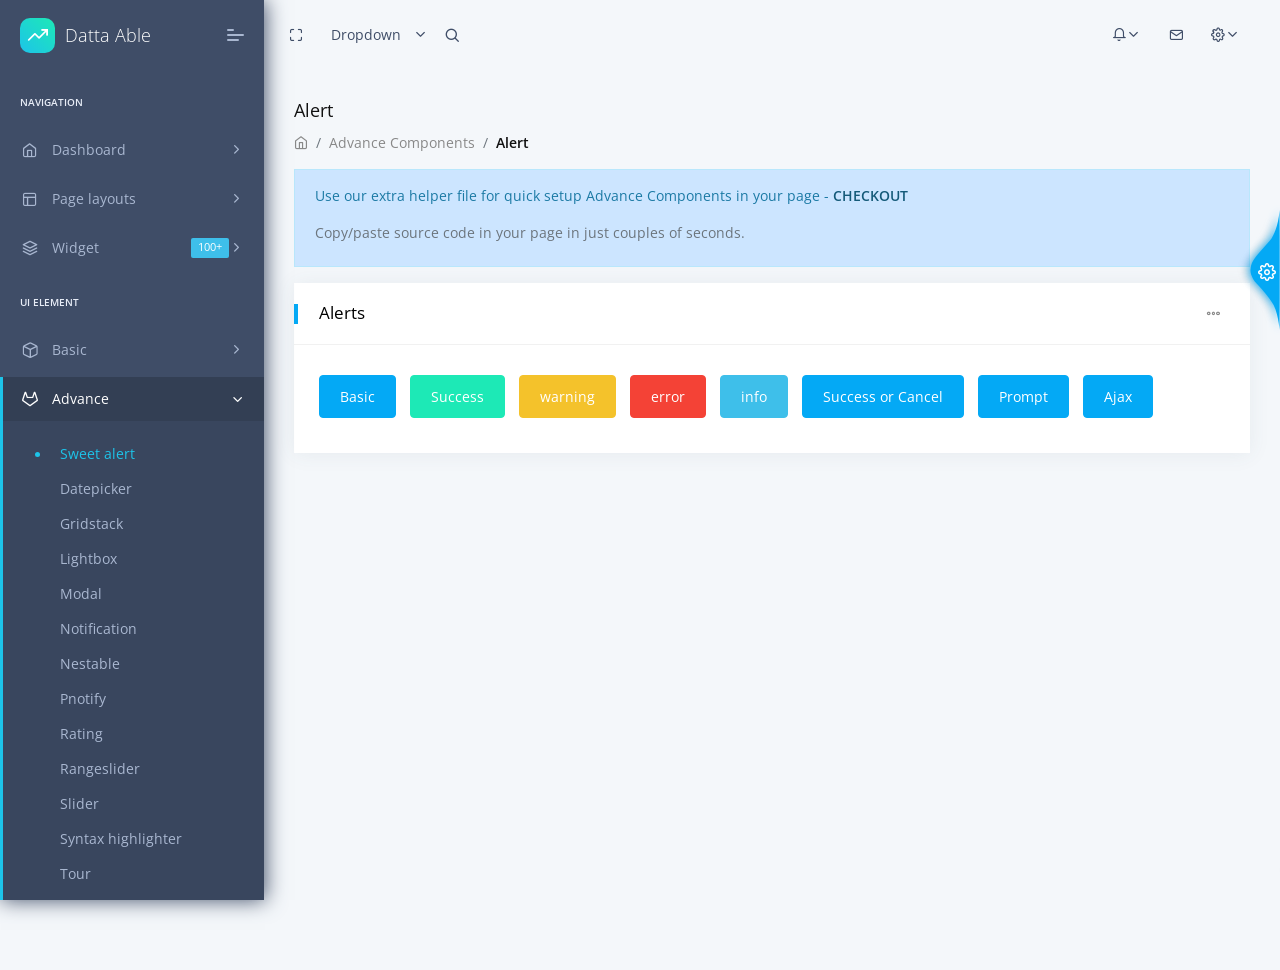
<file: datta-able/bootstrap/default/ac_alert.html>
<!DOCTYPE html>
<html lang="en">


<!-- Mirrored from html.codedthemes.com/datta-able/bootstrap/default/ac_alert.html by HTTrack Website Copier/3.x [XR&CO'2014], Sun, 16 Dec 2018 16:28:40 GMT -->
<!-- Added by HTTrack --><meta http-equiv="content-type" content="text/html;charset=UTF-8" /><!-- /Added by HTTrack -->
<head>
    <title>Datta Able - Alert</title>
    <!-- HTML5 Shim and Respond.js IE10 support of HTML5 elements and media queries -->
    <!-- WARNING: Respond.js doesn't work if you view the page via file:// -->
    <!--[if lt IE 10]>
		<script src="https://oss.maxcdn.com/libs/html5shiv/3.7.0/html5shiv.js"></script>
		<script src="https://oss.maxcdn.com/libs/respond.js/1.4.2/respond.min.js"></script>
		<![endif]-->
    <!-- Meta -->
    <meta charset="utf-8">
    <meta name="viewport" content="width=device-width, initial-scale=1.0, user-scalable=0, minimal-ui">
    <meta http-equiv="X-UA-Compatible" content="IE=edge" />
    <meta name="description" content="Datta Able Bootstrap admin template made using Bootstrap 4 and it has huge amount of ready made feature, UI components, pages which completely fulfills any dashboard needs." />
    <meta name="keywords" content="admin templates, bootstrap admin templates, bootstrap 4, dashboard, dashboard templets, sass admin templets, html admin templates, responsive, bootstrap admin templates free download,premium bootstrap admin templates, datta able, datta able bootstrap admin template">
    <meta name="author" content="Codedthemes" />

    <!-- Favicon icon -->
    <link rel="icon" href="http://html.codedthemes.com/datta-able/bootstrap/assets/images/favicon.ico" type="image/x-icon">
    <!-- fontawesome icon -->
    <link rel="stylesheet" href="../assets/fonts/fontawesome/css/fontawesome-all.min.css">
    <!-- animation css -->
    <link rel="stylesheet" href="../assets/plugins/animation/css/animate.min.css">
    <!-- vendor css -->
    <link rel="stylesheet" href="../assets/css/style.css">

</head>

<body>
    <!-- [ Pre-loader ] start -->
    <div class="loader-bg">
        <div class="loader-track">
            <div class="loader-fill"></div>
        </div>
    </div>
    <!-- [ Pre-loader ] End -->

    <!-- [ navigation menu ] start -->
    <nav class="pcoded-navbar">
        <div class="navbar-wrapper">
            <div class="navbar-brand header-logo">
                <a href="index-2.html" class="b-brand">
                    <div class="b-bg">
                        <i class="feather icon-trending-up"></i>
                    </div>
                    <span class="b-title">Datta Able</span>
                </a>
                <a class="mobile-menu" id="mobile-collapse" href="javascript:"><span></span></a>
            </div>
            <div class="navbar-content scroll-div">
                <ul class="nav pcoded-inner-navbar">
                    <li class="nav-item pcoded-menu-caption">
                        <label>Navigation</label>
                    </li>
                    <li data-username="dashboard Default Ecommerce CRM Analytics Crypto Project" class="nav-item pcoded-hasmenu">
                        <a href="javascript:" class="nav-link"><span class="pcoded-micon"><i class="feather icon-home"></i></span><span class="pcoded-mtext">Dashboard</span></a>
                        <ul class="pcoded-submenu">
                            <li class=""><a href="index-2.html" class="">Default</a></li>
                            <li class=""><a href="dashboard-ecommerce.html" class="">Ecommerce</a></li>
                            <li class=""><a href="dashboard-crm.html" class="">CRM</a></li>
                            <li class=""><a href="dashboard-analytics.html" class="">Analytics</a></li>
                            <li class=""><a href="dashboard-crypto.html" class="">Crypto<span class="pcoded-badge label label-danger">NEW</span></a></li>
                            <li class=""><a href="dashboard-project.html" class="">Project</a></li>
                        </ul>
                    </li>
                    <li data-username="Vertical Horizontal Box Layout RTL fixed static collapse menu color icon dark" class="nav-item pcoded-hasmenu">
                        <a href="javascript:" class="nav-link"><span class="pcoded-micon"><i class="feather icon-layout"></i></span><span class="pcoded-mtext">Page layouts</span></a>
                        <ul class="pcoded-submenu">
                            <li class="pcoded-hasmenu"><a href="javascript:" class="">Vertical</a>
                                <ul class="pcoded-submenu">
                                    <li class=""><a href="layout-static.html" class="" target="_blank">Static</a></li>
                                    <li class=""><a href="layout-fixed.html" class="" target="_blank">Fixed</a></li>
                                    <li class=""><a href="layout-menu-fixed.html" class="" target="_blank">Navbar fixed</a></li>
                                    <li class=""><a href="layout-mini-menu.html" class="" target="_blank">Collapse menu</a></li>
                                </ul>
                            </li>
                            <li class=""><a href="layout-horizontal.html" class="" target="_blank">Horizontal</a></li>
                            <li class=""><a href="layout-box.html" class="" target="_blank">Box layout</a></li>
                            <li class=""><a href="layout-rtl.html" class="" target="_blank">RTL</a></li>
                            <li class=""><a href="layout-light.html" class="" target="_blank">Light layout</a></li>
                            <li class=""><a href="layout-dark.html" class="" target="_blank">Dark layout <span class="pcoded-badge label label-danger">Hot</span></a></li>
                            <li class=""><a href="layout-menu-icon.html" class="" target="_blank">Color icon</a></li>
                        </ul>
                    </li>
                    <li data-username="widget Statistic Data Table User card Chart" class="nav-item pcoded-hasmenu">
                        <a href="javascript:" class="nav-link"><span class="pcoded-micon"><i class="feather icon-layers"></i></span><span class="pcoded-mtext">Widget</span><span class="pcoded-badge label label-info">100+</span></a>
                        <ul class="pcoded-submenu">
                            <li class=""><a href="widget-statistic.html" class="">Statistic</a></li>
                            <li class=""><a href="widget-data.html" class="">Data</a></li>
                            <li class=""><a href="widget-table.html" class="">Table</a></li>
                            <li class=""><a href="widget-user-card.html" class="">User</a></li>
                            <li class=""><a href="widget-chart.html" class="">Chart</a></li>
                        </ul>
                    </li>
                    <li class="nav-item pcoded-menu-caption">
                        <label>UI Element</label>
                    </li>
                    <li data-username="basic components Button Alert Badges breadcrumb Paggination progress Tooltip popovers Carousel Cards Collapse Tabs pills Modal Grid System Typography Extra Shadows Embeds" class="nav-item pcoded-hasmenu">
                        <a href="javascript:" class="nav-link"><span class="pcoded-micon"><i class="feather icon-box"></i></span><span class="pcoded-mtext">Basic</span></a>
                        <ul class="pcoded-submenu">
                            <li class=""><a href="bc_alert.html" class="">Alert</a></li>
                            <li class=""><a href="bc_button.html" class="">Button</a></li>
                            <li class=""><a href="bc_badges.html" class="">Badges</a></li>
                            <li class=""><a href="bc_breadcrumb-pagination.html" class="">Breadcrumb & paggination</a></li>
                            <li class=""><a href="bc_card.html" class="">Cards</a></li>
                            <li class=""><a href="bc_collapse.html" class="">Collapse</a></li>
                            <li class=""><a href="bc_carousel.html" class="">Carousel</a></li>
                            <li class=""><a href="bc_grid.html" class="">Grid system</a></li>
                            <li class=""><a href="bc_progress.html" class="">Progress</a></li>
                            <li class=""><a href="bc_modal.html" class="">Modal</a></li>
                            <li class=""><a href="bc_tabs.html" class="">Tabs & pills</a></li>
                            <li class=""><a href="bc_typography.html" class="">Typography</a></li>
                            <li class=""><a href="bc_tooltip-popover.html" class="">Tooltip & popovers</a></li>
                            <li class=""><a href="bc_extra.html" class="">Other</a></li>
                        </ul>
                    </li>
                    <li data-username="advance components Alert gridstack lightbox modal notification pnotify rating rangeslider slider syntax highlighter Tour Tree view Nestable Toolbar" class="nav-item pcoded-hasmenu active pcoded-trigger">
                        <a href="javascript:" class="nav-link"><span class="pcoded-micon"><i class="feather icon-gitlab"></i></span><span class="pcoded-mtext">Advance</span></a>
                        <ul class="pcoded-submenu">
                            <li class="active"><a href="ac_alert.html" class="">Sweet alert</a></li>
                            <li class=""><a href="ac-datepicker-componant.html" class="">Datepicker</a></li>
                            <li class=""><a href="ac_gridstack.html" class="">Gridstack</a></li>
                            <li class=""><a href="ac_lightbox.html" class="">Lightbox</a></li>
                            <li class=""><a href="ac_modal.html" class="">Modal</a></li>
                            <li class=""><a href="ac_notification.html" class="">Notification</a></li>
                            <li class=""><a href="ac_nestable.html" class="">Nestable</a></li>
                            <li class=""><a href="ac_pnotify.html" class="">Pnotify</a></li>
                            <li class=""><a href="ac_rating.html" class="">Rating</a></li>
                            <li class=""><a href="ac_rangeslider.html" class="">Rangeslider</a></li>
                            <li class=""><a href="ac_slider.html" class="">Slider</a></li>
                            <li class=""><a href="ac_syntax_highlighter.html" class="">Syntax highlighter</a></li>
                            <li class=""><a href="ac_tour.html" class="">Tour</a></li>
                            <li class=""><a href="ac_treeview.html" class="">Tree view</a></li>
                            <li class=""><a href="ac_toolbar.html" class="">Toolbar</a></li>
                        </ul>
                    </li>
                    <li data-username="extra components Session Timeout Session Idle Timeout Offline" class="nav-item pcoded-hasmenu">
                        <a href="javascript:" class=	"nav-link "><span class="pcoded-micon"><i class="feather icon-package"></i></span><span class="pcoded-mtext">Extra</span></a>
                        <ul class="pcoded-submenu">
                            <li class=""><a href="ec-session-timeout.html" class="">Session timeout</a></li>
                            <li class=""><a href="ec-session-idle-timeout.html" class="">Session idle timeout</a></li>
                            <li class=""><a href="ec-offline.html" class="">Offline</a></li>
                        </ul>
                    </li>
                    <li data-username="Animations" class="nav-item"><a href="animation.html" class="nav-link"><span class="pcoded-micon"><i class="feather icon-aperture"></i></span><span class="pcoded-mtext">Animations</span></a></li>
                    <li data-username="icons Feather Fontawsome flag material simple line themify" class="nav-item pcoded-hasmenu">
                        <a href="javascript:" class="nav-link"><span class="pcoded-micon"><i class="feather icon-feather"></i></span><span class="pcoded-mtext">Icons</span></a>
                        <ul class="pcoded-submenu">
                            <li class=""><a href="icon-feather.html" class="">Feather<span class="pcoded-badge label label-danger">NEW</span></a></li>
                            <li class=""><a href="icon-fontawsome.html" class="">Font Awesome 5<span class="pcoded-badge label label-primary">1000+</span></a></li>
                            <li class=""><a href="icon-flag.html" class="">Flag</a></li>
                            <li class=""><a href="icon-material.html" class="">Material</a></li>
                            <li class=""><a href="icon-simple-line.html" class="">Simple line</a></li>
                            <li class=""><a href="icon-themify.html" class="">Themify</a></li>
                        </ul>
                    </li>
                    <li class="nav-item pcoded-menu-caption">
                        <label>Forms</label>
                    </li>
                    <li data-username="form elements advance componant validation masking wizard picker select" class="nav-item pcoded-hasmenu">
                        <a href="javascript:" class="nav-link"><span class="pcoded-micon"><i class="feather icon-file-text"></i></span><span class="pcoded-mtext">Forms</span></a>
                        <ul class="pcoded-submenu">
                            <li class=""><a href="form_elements.html" class="">Form elements</a></li>
                            <li class=""><a href="form-elements-advance.html" class="">Form advance</a></li>
                            <li class=""><a href="form-validation.html" class="">Form validation</a></li>
                            <li class=""><a href="form-masking.html" class="">Form masking</a></li>
                            <li class=""><a href="form-wizard.html" class="">Form wizard</a></li>
                            <li class=""><a href="form-picker.html" class="">Form picker</a></li>
                            <li class=""><a href="form-select.html" class="">Form select</a></li>
                        </ul>
                    </li>
                    <li class="nav-item pcoded-menu-caption">
                        <label>table</label>
                    </li>
                    <li data-username="Table bootstrap datatable footable" class="nav-item pcoded-hasmenu">
                        <a href="javascript:" class="nav-link"><span class="pcoded-micon"><i class="feather icon-server"></i></span><span class="pcoded-mtext">Table</span></a>
                        <ul class="pcoded-submenu">
                            <li class=""><a href="tbl_bootstrap.html" class="">Bootstrap</a></li>
                            <li class=""><a href="tbl_datatable.html" class="">Data table</a></li>
                            <li class=""><a href="tbl_foo.html" class="">Foo table</a></li>
                        </ul>
                    </li>
                    <li class="nav-item pcoded-menu-caption">
                        <label>Chart & Maps</label>
                    </li>
                    <li data-username="Charts AM Chart js Echart Google Highchart Knob Morris Nvd3 Peity Radial" class="nav-item pcoded-hasmenu">
                        <a href="javascript:" class="nav-link"><span class="pcoded-micon"><i class="feather icon-pie-chart"></i></span><span class="pcoded-mtext">Chart</span></a>
                        <ul class="pcoded-submenu">
                            <li class=""><a href="chart-am.html" class="">amChart 4</a></li>
                            <li class=""><a href="chart-chartjs.html" class="">Chart js</a></li>
                            <li class=""><a href="chart-echart.html" class="">Echart</a></li>
                            <li class=""><a href="chart-google.html" class="">Google</a></li>
                            <li class=""><a href="chart-highchart.html" class="">Highchart</a></li>
                            <li class=""><a href="chart-knob.html" class="">Knob</a></li>
                            <li class=""><a href="chart-morris.html" class="">Morris</a></li>
                            <li class=""><a href="chart-nvd3.html" class="">Nvd3</a></li>
                            <li class=""><a href="chart-peity.html" class="">Peity</a></li>
                            <li class=""><a href="chart-radial.html" class="">Radial</a></li>
                        </ul>
                    </li>
                    <li data-username="Maps Google Vector Google Map Search API Location" class="nav-item pcoded-hasmenu">
                        <a href="javascript:" class="nav-link"><span class="pcoded-micon"><i class="feather icon-map"></i></span><span class="pcoded-mtext">Maps</span></a>
                        <ul class="pcoded-submenu">
                            <li class=""><a href="map-google.html" class="">Google</a></li>
                            <li class=""><a href="map-vector.html" class="">Vector</a></li>
                            <li class=""><a href="map-api.html" class="">Gmap search API</a></li>
                            <li class=""><a href="map-location.html" class="">Location</a></li>
                        </ul>
                    </li>
                    <li data-username="landing page" class="nav-item"><a href="extra-pages/landingpage/index.html" class="nav-link" target="_blank"><span class="pcoded-micon"><i class="feather icon-navigation-2"></i></span><span class="pcoded-mtext">Landing page</span></a></li>
                    <li class="nav-item pcoded-menu-caption">
                        <label>Pages</label>
                    </li>
                    <li data-username="Authentication Sign up Sign in reset password Change password Personal information profile settings map form subscribe" class="nav-item pcoded-hasmenu">
                        <a href="javascript:" class="nav-link"><span class="pcoded-micon"><i class="feather icon-lock"></i></span><span class="pcoded-mtext">Authentication</span></a>
                        <ul class="pcoded-submenu">
                            <li class=""><a href="auth-signup.html" class="" target="_blank">Sign up</a></li>
                            <li class=""><a href="auth-signin.html" class="" target="_blank">Sign in</a></li>
                            <li class=""><a href="auth-reset-password.html" class="" target="_blank">Reset password</a></li>
                            <li class=""><a href="auth-change-password.html" class="" target="_blank">Change password</a></li>
                            <li class=""><a href="auth-Personal-Information.html" class="" target="_blank">Personal information</a></li>
                            <li class=""><a href="auth-profile-settings.html" class="" target="_blank">Profile settings</a></li>
                            <li class=""><a href="auth-map-form.html" class="" target="_blank">Map form</a></li>
                            <li class=""><a href="auth-subscribe.html" class="" target="_blank">Subscribe</a></li>
                        </ul>
                    </li>
                    <li data-username="Maintenance Error Comming soon offline ui" class="nav-item pcoded-hasmenu">
                        <a href="javascript:" class="nav-link"><span class="pcoded-micon"><i class="feather icon-sliders"></i></span><span class="pcoded-mtext">Maintenance</span></a>
                        <ul class="pcoded-submenu">
                            <li class=""><a href="maint-error.html" class="">Error</a></li>
                            <li class=""><a href="maint-coming-soon.html" class="">Coming soon</a></li>
                            <li class=""><a href="maint-offline-ui.html" class="" target="_blank">Offline UI</a></li>
                        </ul>
                    </li>
                    <li class="nav-item pcoded-menu-caption">
                        <label>App</label>
                    </li>
                    <li data-username="message" class="nav-item"><a href="message.html" class="nav-link"><span class="pcoded-micon"><i class="feather icon-message-circle"></i></span><span class="pcoded-mtext">Message</span></a></li>
                    <li data-username="Task list board details" class="nav-item pcoded-hasmenu">
                        <a href="javascript:" class="nav-link"><span class="pcoded-micon"><i class="feather icon-clipboard"></i></span><span class="pcoded-mtext">Task</span></a>
                        <ul class="pcoded-submenu">
                            <li class=""><a href="task-list.html" class="">List</a></li>
                            <li class=""><a href="task-board.html" class="">Board</a></li>
                            <li class=""><a href="task-detail.html" class="">Detail</a></li>
                        </ul>
                    </li>
                    <li data-username="To-Do notes" class="nav-item pcoded-hasmenu">
                        <a href="javascript:" class="nav-link"><span class="pcoded-micon"><i class="feather icon-check-square"></i></span><span class="pcoded-mtext">To-Do</span></a>
                        <ul class="pcoded-submenu">
                            <li class=""><a href="todo.html" class="">To-Do</a></li>
                            <li class=""><a href="notes.html" class="">Notes</a></li>
                        </ul>
                    </li>
                    <li data-username="Gallery Grid Masonry Advance" class="nav-item pcoded-hasmenu">
                        <a href="javascript:" class="nav-link"><span class="pcoded-micon"><i class="feather icon-image"></i></span><span class="pcoded-mtext">Gallery</span></a>
                        <ul class="pcoded-submenu">
                            <li class=""><a href="gallery-grid.html" class="">Grid</a></li>
                            <li class=""><a href="gallery-masonry.html" class="">Masonry</a></li>
                            <li class=""><a href="gallery-advance.html" class="">Advance</a></li>
                        </ul>
                    </li>
                    <li class="nav-item pcoded-menu-caption">
                        <label>Extension</label>
                    </li>
                    <li data-username="Editor CK-Editor Tinemce" class="nav-item pcoded-hasmenu">
                        <a href="javascript:" class="nav-link"><span class="pcoded-micon"><i class="feather icon-file-plus"></i></span><span class="pcoded-mtext">Editor</span></a>
                        <ul class="pcoded-submenu">
                            <li class="pcoded-hasmenu">
                                <a href="javascript:" class="">CK editor</a>
                                <ul class="pcoded-submenu">
                                    <li class=""><a href="editor-classic.html" class="">Classic</a></li>
                                    <li class=""><a href="editor-balloon.html" class="">Balloon</a></li>
                                    <li class=""><a href="editor-inline.html" class="">Inline</a></li>
                                    <li class=""><a href="editor-document.html" class="">Document</a></li>
                                </ul>
                            </li>
                            <li class=""><a href="editor-tinymce.html" class="">Tinymce editor</a></li>
                        </ul>
                    </li>
                    <li data-username="Invoice Summury List" class="nav-item pcoded-hasmenu">
                        <a href="javascript:" class="nav-link"><span class="pcoded-micon"><i class="feather icon-file-minus"></i></span><span class="pcoded-mtext">Invoice</span></a>
                        <ul class="pcoded-submenu">
                            <li class=""><a href="invoice.html" class="">Invoice</a></li>
                            <li class=""><a href="invoice-summary.html" class="">Invoice summary</a></li>
                            <li class=""><a href="invoice-list.html" class="">Invoice list</a></li>
                        </ul>
                    </li>
                    <li data-username="Full Calendar" class="nav-item"><a href="full-calendar.html" class="nav-link"><span class="pcoded-micon"><i class="feather icon-calendar"></i></span><span class="pcoded-mtext">Full calendar</span></a></li>
                    <li data-username="File Upload" class="nav-item"><a href="file-upload.html" class="nav-link"><span class="pcoded-micon"><i class="feather icon-upload-cloud"></i></span><span class="pcoded-mtext">File upload</span></a></li>
                    <li class="nav-item pcoded-menu-caption">
                        <label>Other</label>
                    </li>
                    <li data-username="Menu levels Menu level 2.1 Menu level 2.2" class="nav-item pcoded-hasmenu">
                        <a href="javascript:" class="nav-link"><span class="pcoded-micon"><i class="feather icon-menu"></i></span><span class="pcoded-mtext">Menu levels</span></a>
                        <ul class="pcoded-submenu">
                            <li class=""><a href="#" class="">Menu Level 2.1</a></li>
                            <li class="pcoded-hasmenu">
                                <a href="javascript:" class="">Menu level 2.2</a>
                                <ul class="pcoded-submenu">
                                    <li class=""><a href="#" class="">Menu level 3.1</a></li>
                                    <li class=""><a href="#" class="">Menu level 3.2</a></li>
                                </ul>
                            </li>
                        </ul>
                    </li>
                    <li data-username="Disabled Menu" class="nav-item disabled"><a href="javascript:" class="nav-link"><span class="pcoded-micon"><i class="feather icon-power"></i></span><span class="pcoded-mtext">Disabled menu</span></a></li>
                    <li data-username="Sample Page" class="nav-item"><a href="sample-page.html" class="nav-link"><span class="pcoded-micon"><i class="feather icon-sidebar"></i></span><span class="pcoded-mtext">Sample page</span></a></li>
                    <li class="nav-item pcoded-menu-caption">
                        <label>Support</label>
                    </li>
                    <li data-username="Documentation" class="nav-item"><a href="docs.html" class="nav-link" target="_blank"><span class="pcoded-micon"><i class="feather icon-book"></i></span><span class="pcoded-mtext">Documentation</span></a></li>
                    <li data-username="Need Support" class="nav-item"><a href="https://codedthemes.support-hub.io/" class="nav-link" target="_blank"><span class="pcoded-micon"><i class="feather icon-help-circle"></i></span><span class="pcoded-mtext">Need support ?</span></a></li>
                </ul>
            </div>
        </div>
    </nav>
    <!-- [ navigation menu ] end -->

    <!-- [ Header ] start -->
    <header class="navbar pcoded-header navbar-expand-lg navbar-light">
        <div class="m-header">
            <a class="mobile-menu" id="mobile-collapse1" href="javascript:"><span></span></a>
            <a href="index-2.html" class="b-brand">
                   <div class="b-bg">
                       <i class="feather icon-trending-up"></i>
                   </div>
                   <span class="b-title">Datta Able</span>
               </a>
        </div>
        <a class="mobile-menu" id="mobile-header" href="javascript:">
            <i class="feather icon-more-horizontal"></i>
        </a>
        <div class="collapse navbar-collapse">
            <ul class="navbar-nav mr-auto">
                <li><a href="javascript:" class="full-screen" onclick="javascript:toggleFullScreen()"><i class="feather icon-maximize"></i></a></li>
                <li class="nav-item dropdown">
                    <a class="dropdown-toggle" href="javascript:" data-toggle="dropdown">Dropdown</a>
                    <ul class="dropdown-menu">
                        <li><a class="dropdown-item" href="javascript:">Action</a></li>
                        <li><a class="dropdown-item" href="javascript:">Another action</a></li>
                        <li><a class="dropdown-item" href="javascript:">Something else here</a></li>
                    </ul>
                </li>
                <li class="nav-item">
                    <div class="main-search">
                        <div class="input-group">
                            <input type="text" id="m-search" class="form-control" placeholder="Search . . .">
                            <a href="javascript:" class="input-group-append search-close">
                                <i class="feather icon-x input-group-text"></i>
                            </a>
                            <span class="input-group-append search-btn btn btn-primary">
                                <i class="feather icon-search input-group-text"></i>
                            </span>
                        </div>
                    </div>
                </li>
            </ul>
            <ul class="navbar-nav ml-auto">
                <li>
                    <div class="dropdown">
                        <a class="dropdown-toggle" href="javascript:" data-toggle="dropdown"><i class="icon feather icon-bell"></i></a>
                        <div class="dropdown-menu dropdown-menu-right notification">
                            <div class="noti-head">
                                <h6 class="d-inline-block m-b-0">Notifications</h6>
                                <div class="float-right">
                                    <a href="javascript:" class="m-r-10">mark as read</a>
                                    <a href="javascript:">clear all</a>
                                </div>
                            </div>
                            <ul class="noti-body">
                                <li class="n-title">
                                    <p class="m-b-0">NEW</p>
                                </li>
                                <li class="notification">
                                    <div class="media">
                                        <img class="img-radius" src="../assets/images/user/avatar-1.jpg" alt="Generic placeholder image">
                                        <div class="media-body">
                                            <p><strong>John Doe</strong><span class="n-time text-muted"><i class="icon feather icon-clock m-r-10"></i>30 min</span></p>
                                            <p>New ticket Added</p>
                                        </div>
                                    </div>
                                </li>
                                <li class="n-title">
                                    <p class="m-b-0">EARLIER</p>
                                </li>
                                <li class="notification">
                                    <div class="media">
                                        <img class="img-radius" src="../assets/images/user/avatar-2.jpg" alt="Generic placeholder image">
                                        <div class="media-body">
                                            <p><strong>Joseph William</strong><span class="n-time text-muted"><i class="icon feather icon-clock m-r-10"></i>30 min</span></p>
                                            <p>Prchace New Theme and make payment</p>
                                        </div>
                                    </div>
                                </li>
                                <li class="notification">
                                    <div class="media">
                                        <img class="img-radius" src="../assets/images/user/avatar-3.jpg" alt="Generic placeholder image">
                                        <div class="media-body">
                                            <p><strong>Sara Soudein</strong><span class="n-time text-muted"><i class="icon feather icon-clock m-r-10"></i>30 min</span></p>
                                            <p>currently login</p>
                                        </div>
                                    </div>
                                </li>
                            </ul>
                            <div class="noti-footer">
                                <a href="javascript:">show all</a>
                            </div>
                        </div>
                    </div>
                </li>
                <li><a href="javascript:" class="displayChatbox"><i class="icon feather icon-mail"></i></a></li>
                <li>
                    <div class="dropdown drp-user">
                        <a href="javascript:" class="dropdown-toggle" data-toggle="dropdown">
                            <i class="icon feather icon-settings"></i>
                        </a>
                        <div class="dropdown-menu dropdown-menu-right profile-notification">
                            <div class="pro-head">
                                <img src="../assets/images/user/avatar-1.jpg" class="img-radius" alt="User-Profile-Image">
                                <span>John Doe</span>
                                <a href="auth-signin.html" class="dud-logout" title="Logout">
                                    <i class="feather icon-log-out"></i>
                                </a>
                            </div>
                            <ul class="pro-body">
                                <li><a href="javascript:" class="dropdown-item"><i class="feather icon-settings"></i> Settings</a></li>
                                <li><a href="javascript:" class="dropdown-item"><i class="feather icon-user"></i> Profile</a></li>
                                <li><a href="message.html" class="dropdown-item"><i class="feather icon-mail"></i> My Messages</a></li>
                                <li><a href="auth-signin.html" class="dropdown-item"><i class="feather icon-lock"></i> Lock Screen</a></li>
                            </ul>
                        </div>
                    </div>
                </li>
            </ul>
        </div>
    </header>
    <!-- [ Header ] end -->

    <!-- [ chat user list ] start -->
    <section class="header-user-list">
        <div class="h-list-header">
            <div class="input-group">
                <input type="text" id="search-friends" class="form-control" placeholder="Search Friend . . .">
            </div>
        </div>
        <div class="h-list-body">
            <a href="javascript:" class="h-close-text"><i class="feather icon-chevrons-right"></i></a>
            <div class="main-friend-cont scroll-div">
                <div class="main-friend-list">
                    <div class="media userlist-box" data-id="1" data-status="online" data-username="Josephin Doe">
                        <a class="media-left" href="javascript:"><img class="media-object img-radius" src="../assets/images/user/avatar-1.jpg" alt="Generic placeholder image ">
                            <div class="live-status">3</div>
                        </a>
                        <div class="media-body">
                            <h6 class="chat-header">Josephin Doe<small class="d-block text-c-green">Typing  . . </small></h6>
                        </div>
                    </div>
                    <div class="media userlist-box" data-id="2" data-status="online" data-username="Lary Doe">
                        <a class="media-left" href="javascript:"><img class="media-object img-radius" src="../assets/images/user/avatar-2.jpg" alt="Generic placeholder image">
                            <div class="live-status">1</div>
                        </a>
                        <div class="media-body">
                            <h6 class="chat-header">Lary Doe<small class="d-block text-c-green">online</small></h6>
                        </div>
                    </div>
                    <div class="media userlist-box" data-id="3" data-status="online" data-username="Alice">
                        <a class="media-left" href="javascript:"><img class="media-object img-radius" src="../assets/images/user/avatar-3.jpg" alt="Generic placeholder image"></a>
                        <div class="media-body">
                            <h6 class="chat-header">Alice<small class="d-block text-c-green">online</small></h6>
                        </div>
                    </div>
                    <div class="media userlist-box" data-id="4" data-status="offline" data-username="Alia">
                        <a class="media-left" href="javascript:"><img class="media-object img-radius" src="../assets/images/user/avatar-1.jpg" alt="Generic placeholder image">
                            <div class="live-status">1</div>
                        </a>
                        <div class="media-body">
                            <h6 class="chat-header">Alia<small class="d-block text-muted">10 min ago</small></h6>
                        </div>
                    </div>
                    <div class="media userlist-box" data-id="5" data-status="offline" data-username="Suzen">
                        <a class="media-left" href="javascript:"><img class="media-object img-radius" src="../assets/images/user/avatar-4.jpg" alt="Generic placeholder image"></a>
                        <div class="media-body">
                            <h6 class="chat-header">Suzen<small class="d-block text-muted">15 min ago</small></h6>
                        </div>
                    </div>
                    <div class="media userlist-box" data-id="1" data-status="online" data-username="Josephin Doe">
                        <a class="media-left" href="javascript:"><img class="media-object img-radius" src="../assets/images/user/avatar-1.jpg" alt="Generic placeholder image ">
                            <div class="live-status">3</div>
                        </a>
                        <div class="media-body">
                            <h6 class="chat-header">Josephin Doe<small class="d-block text-c-green">Typing  . . </small></h6>
                        </div>
                    </div>
                    <div class="media userlist-box" data-id="2" data-status="online" data-username="Lary Doe">
                        <a class="media-left" href="javascript:"><img class="media-object img-radius" src="../assets/images/user/avatar-2.jpg" alt="Generic placeholder image">
                            <div class="live-status">1</div>
                        </a>
                        <div class="media-body">
                            <h6 class="chat-header">Lary Doe<small class="d-block text-c-green">online</small></h6>
                        </div>
                    </div>
                    <div class="media userlist-box" data-id="3" data-status="online" data-username="Alice">
                        <a class="media-left" href="javascript:"><img class="media-object img-radius" src="../assets/images/user/avatar-3.jpg" alt="Generic placeholder image"></a>
                        <div class="media-body">
                            <h6 class="chat-header">Alice<small class="d-block text-c-green">online</small></h6>
                        </div>
                    </div>
                    <div class="media userlist-box" data-id="4" data-status="offline" data-username="Alia">
                        <a class="media-left" href="javascript:"><img class="media-object img-radius" src="../assets/images/user/avatar-1.jpg" alt="Generic placeholder image">
                            <div class="live-status">1</div>
                        </a>
                        <div class="media-body">
                            <h6 class="chat-header">Alia<small class="d-block text-muted">10 min ago</small></h6>
                        </div>
                    </div>
                    <div class="media userlist-box" data-id="5" data-status="offline" data-username="Suzen">
                        <a class="media-left" href="javascript:"><img class="media-object img-radius" src="../assets/images/user/avatar-4.jpg" alt="Generic placeholder image"></a>
                        <div class="media-body">
                            <h6 class="chat-header">Suzen<small class="d-block text-muted">15 min ago</small></h6>
                        </div>
                    </div>
                    <div class="media userlist-box" data-id="1" data-status="online" data-username="Josephin Doe">
                        <a class="media-left" href="javascript:"><img class="media-object img-radius" src="../assets/images/user/avatar-1.jpg" alt="Generic placeholder image ">
                            <div class="live-status">3</div>
                        </a>
                        <div class="media-body">
                            <h6 class="chat-header">Josephin Doe<small class="d-block text-c-green">Typing  . . </small></h6>
                        </div>
                    </div>
                    <div class="media userlist-box" data-id="2" data-status="online" data-username="Lary Doe">
                        <a class="media-left" href="javascript:"><img class="media-object img-radius" src="../assets/images/user/avatar-2.jpg" alt="Generic placeholder image">
                            <div class="live-status">1</div>
                        </a>
                        <div class="media-body">
                            <h6 class="chat-header">Lary Doe<small class="d-block text-c-green">online</small></h6>
                        </div>
                    </div>
                    <div class="media userlist-box" data-id="3" data-status="online" data-username="Alice">
                        <a class="media-left" href="javascript:"><img class="media-object img-radius" src="../assets/images/user/avatar-3.jpg" alt="Generic placeholder image"></a>
                        <div class="media-body">
                            <h6 class="chat-header">Alice<small class="d-block text-c-green">online</small></h6>
                        </div>
                    </div>
                    <div class="media userlist-box" data-id="4" data-status="offline" data-username="Alia">
                        <a class="media-left" href="javascript:"><img class="media-object img-radius" src="../assets/images/user/avatar-1.jpg" alt="Generic placeholder image">
                            <div class="live-status">1</div>
                        </a>
                        <div class="media-body">
                            <h6 class="chat-header">Alia<small class="d-block text-muted">10 min ago</small></h6>
                        </div>
                    </div>
                    <div class="media userlist-box" data-id="5" data-status="offline" data-username="Suzen">
                        <a class="media-left" href="javascript:"><img class="media-object img-radius" src="../assets/images/user/avatar-4.jpg" alt="Generic placeholder image"></a>
                        <div class="media-body">
                            <h6 class="chat-header">Suzen<small class="d-block text-muted">15 min ago</small></h6>
                        </div>
                    </div>
                    <div class="media userlist-box" data-id="1" data-status="online" data-username="Josephin Doe">
                        <a class="media-left" href="javascript:"><img class="media-object img-radius" src="../assets/images/user/avatar-1.jpg" alt="Generic placeholder image ">
                            <div class="live-status">3</div>
                        </a>
                        <div class="media-body">
                            <h6 class="chat-header">Josephin Doe<small class="d-block text-c-green">Typing  . . </small></h6>
                        </div>
                    </div>
                    <div class="media userlist-box" data-id="2" data-status="online" data-username="Lary Doe">
                        <a class="media-left" href="javascript:"><img class="media-object img-radius" src="../assets/images/user/avatar-2.jpg" alt="Generic placeholder image">
                            <div class="live-status">1</div>
                        </a>
                        <div class="media-body">
                            <h6 class="chat-header">Lary Doe<small class="d-block text-c-green">online</small></h6>
                        </div>
                    </div>
                    <div class="media userlist-box" data-id="3" data-status="online" data-username="Alice">
                        <a class="media-left" href="javascript:"><img class="media-object img-radius" src="../assets/images/user/avatar-3.jpg" alt="Generic placeholder image"></a>
                        <div class="media-body">
                            <h6 class="chat-header">Alice<small class="d-block text-c-green">online</small></h6>
                        </div>
                    </div>
                    <div class="media userlist-box" data-id="4" data-status="offline" data-username="Alia">
                        <a class="media-left" href="javascript:"><img class="media-object img-radius" src="../assets/images/user/avatar-1.jpg" alt="Generic placeholder image">
                            <div class="live-status">1</div>
                        </a>
                        <div class="media-body">
                            <h6 class="chat-header">Alia<small class="d-block text-muted">10 min ago</small></h6>
                        </div>
                    </div>
                    <div class="media userlist-box" data-id="5" data-status="offline" data-username="Suzen">
                        <a class="media-left" href="javascript:"><img class="media-object img-radius" src="../assets/images/user/avatar-4.jpg" alt="Generic placeholder image"></a>
                        <div class="media-body">
                            <h6 class="chat-header">Suzen<small class="d-block text-muted">15 min ago</small></h6>
                        </div>
                    </div>
                </div>
            </div>
        </div>
    </section>
    <!-- [ chat user list ] end -->

    <!-- [ chat message ] start -->
    <section class="header-chat">
        <div class="h-list-header">
            <h6>Josephin Doe</h6>
            <a href="javascript:" class="h-back-user-list"><i class="feather icon-chevron-left"></i></a>
        </div>
        <div class="h-list-body">
            <div class="main-chat-cont scroll-div">
                <div class="main-friend-chat">
                    <div class="media chat-messages">
                        <a class="media-left photo-table" href="javascript:"><img class="media-object img-radius img-radius m-t-5" src="../assets/images/user/avatar-2.jpg" alt="Generic placeholder image"></a>
                        <div class="media-body chat-menu-content">
                            <div class="">
                                <p class="chat-cont">hello Datta! Will you tell me something</p>
                                <p class="chat-cont">about yourself?</p>
                            </div>
                            <p class="chat-time">8:20 a.m.</p>
                        </div>
                    </div>
                    <div class="media chat-messages">
                        <div class="media-body chat-menu-reply">
                            <div class="">
                                <p class="chat-cont">Ohh! very nice</p>
                            </div>
                            <p class="chat-time">8:22 a.m.</p>
                        </div>
                    </div>
                    <div class="media chat-messages">
                        <a class="media-left photo-table" href="javascript:"><img class="media-object img-radius img-radius m-t-5" src="../assets/images/user/avatar-2.jpg" alt="Generic placeholder image"></a>
                        <div class="media-body chat-menu-content">
                            <div class="">
                                <p class="chat-cont">can you help me?</p>
                            </div>
                            <p class="chat-time">8:20 a.m.</p>
                        </div>
                    </div>
                </div>
            </div>
        </div>
        <div class="h-list-footer">
            <div class="input-group">
                <input type="file" class="chat-attach" style="display:none">
                <a href="javascript:" class="input-group-prepend btn btn-success btn-attach">
                    <i class="feather icon-paperclip"></i>
                </a>
                <input type="text" name="h-chat-text" class="form-control h-send-chat" placeholder="Write hear . . ">
                <button type="submit" class="input-group-append btn-send btn btn-primary">
                    <i class="feather icon-message-circle"></i>
                </button>
            </div>
        </div>
    </section>
    <!-- [ chat message ] end -->

    <!-- [ Main Content ] start -->
    <section class="pcoded-main-container">
        <div class="pcoded-wrapper">
            <div class="pcoded-content">
                <div class="pcoded-inner-content">
                    <!-- [ breadcrumb ] start -->
                    <div class="page-header">
                        <div class="page-block">
                            <div class="row align-items-center">
                                <div class="col-md-12">
                                    <div class="page-header-title">
                                        <h5 class="m-b-10">Alert</h5>
                                    </div>
                                    <ul class="breadcrumb">
                                        <li class="breadcrumb-item"><a href="index-2.html"><i class="feather icon-home"></i></a></li>
                                        <li class="breadcrumb-item"><a href="#!">Advance Components</a></li>
                                        <li class="breadcrumb-item"><a href="javascript:">Alert</a></li>
                                    </ul>
                                </div>
                            </div>
                        </div>
                    </div>
                    <!-- [ breadcrumb ] end -->
                    <div class="main-body">
                        <div class="page-wrapper">
                            <!-- [ Main Content ] start -->
                            <div class="row">
                                <div class="col-sm-12">
                                    <div class="alert alert-primary" role="alert">
                                        <p>Use our extra helper file for quick setup Advance Components in your page - <a href="index-ac-package.html" target="_blank" class="alert-link">CHECKOUT</a></p>
										<label class="text-muted">Copy/paste source code in your page in just couples of seconds.</label>
                                    </div>
                                </div>
                                <!-- [ sweetalert ] start -->
                                <div class="col-sm-12">
                                    <div class="card">
                                        <div class="card-header">
                                            <h5>Alerts</h5>
                                            <div class="card-header-right">
                                                <div class="btn-group card-option">
                                                    <button type="button" class="btn dropdown-toggle" data-toggle="dropdown" aria-haspopup="true" aria-expanded="false">
                                                        <i class="feather icon-more-horizontal"></i>
                                                    </button>
                                                    <ul class="list-unstyled card-option dropdown-menu dropdown-menu-right">
                                                        <li class="dropdown-item full-card"><a href="#!"><span><i class="feather icon-maximize"></i> maximize</span><span style="display:none"><i class="feather icon-minimize"></i> Restore</span></a></li>
                                                        <li class="dropdown-item minimize-card"><a href="javascript:"><span><i class="feather icon-minus"></i> collapse</span><span style="display:none"><i class="feather icon-plus"></i> expand</span></a></li>
                                                        <li class="dropdown-item reload-card"><a href="#!"><i class="feather icon-refresh-cw"></i> reload</a></li>
                                                        <li class="dropdown-item close-card"><a href="javascript:"><i class="feather icon-trash"></i> remove</a></li>
                                                    </ul>
                                                </div>
                                            </div>
                                        </div>
                                        <div class="card-block">
                                            <div class="">
                                                <button type="button" class="btn btn-primary sweet-basic">Basic</button>
                                                <button type="button" class="btn btn-success sweet-success">Success</button>
                                                <button type="button" class="btn btn-warning sweet-warning">warning</button>
                                                <button type="button" class="btn btn-danger sweet-error">error</button>
                                                <button type="button" class="btn btn-info sweet-info">info</button>
                                                <button type="button" class="btn btn-primary sweet-multiple">Success or Cancel</button>
                                                <button type="button" class="btn btn-primary sweet-prompt">Prompt</button>
                                                <button type="button" class="btn btn-primary sweet-ajax">Ajax</button>
                                            </div>
                                        </div>
                                    </div>
                                </div>
                                <!-- [ sweetalert ] end -->
                            </div>
                            <!-- [ Main Content ] end -->
                        </div>
                    </div>
                </div>
            </div>
        </div>
    </section>
    <!-- [ Main Content ] end -->

    <!-- Warning Section start -->
    <!-- Older IE warning message -->
    <!--[if lt IE 11]>
        <div class="ie-warning">
            <h1>Warning!!</h1>
            <p>You are using an outdated version of Internet Explorer, please upgrade
               <br/>to any of the following web browsers to access this website.
            </p>
            <div class="iew-container">
                <ul class="iew-download">
                    <li>
                        <a href="http://www.google.com/chrome/">
                            <img src="../assets/images/browser/chrome.png" alt="Chrome">
                            <div>Chrome</div>
                        </a>
                    </li>
                    <li>
                        <a href="https://www.mozilla.org/en-US/firefox/new/">
                            <img src="../assets/images/browser/firefox.png" alt="Firefox">
                            <div>Firefox</div>
                        </a>
                    </li>
                    <li>
                        <a href="http://www.opera.com">
                            <img src="../assets/images/browser/opera.png" alt="Opera">
                            <div>Opera</div>
                        </a>
                    </li>
                    <li>
                        <a href="https://www.apple.com/safari/">
                            <img src="../assets/images/browser/safari.png" alt="Safari">
                            <div>Safari</div>
                        </a>
                    </li>
                    <li>
                        <a href="http://windows.microsoft.com/en-us/internet-explorer/download-ie">
                            <img src="../assets/images/browser/ie.png" alt="">
                            <div>IE (11 & above)</div>
                        </a>
                    </li>
                </ul>
            </div>
            <p>Sorry for the inconvenience!</p>
        </div>
    <![endif]-->
    <!-- Warning Section Ends -->

    <!-- Required Js -->
    <script src="../assets/js/vendor-all.min.js"></script>
    <script src="../assets/plugins/bootstrap/js/bootstrap.min.js"></script>
    <script src="../assets/js/pcoded.min.js"></script>
    <script src="../assets/js/menu-setting.min.js"></script>

    <!-- sweet alert Js -->
    <script src="../assets/plugins/sweetalert/js/sweetalert.min.js"></script>
    <script src="../assets/js/pages/ac-alert.js"></script>

</body>

<!-- Mirrored from html.codedthemes.com/datta-able/bootstrap/default/ac_alert.html by HTTrack Website Copier/3.x [XR&CO'2014], Sun, 16 Dec 2018 16:28:44 GMT -->
</html>
</file>
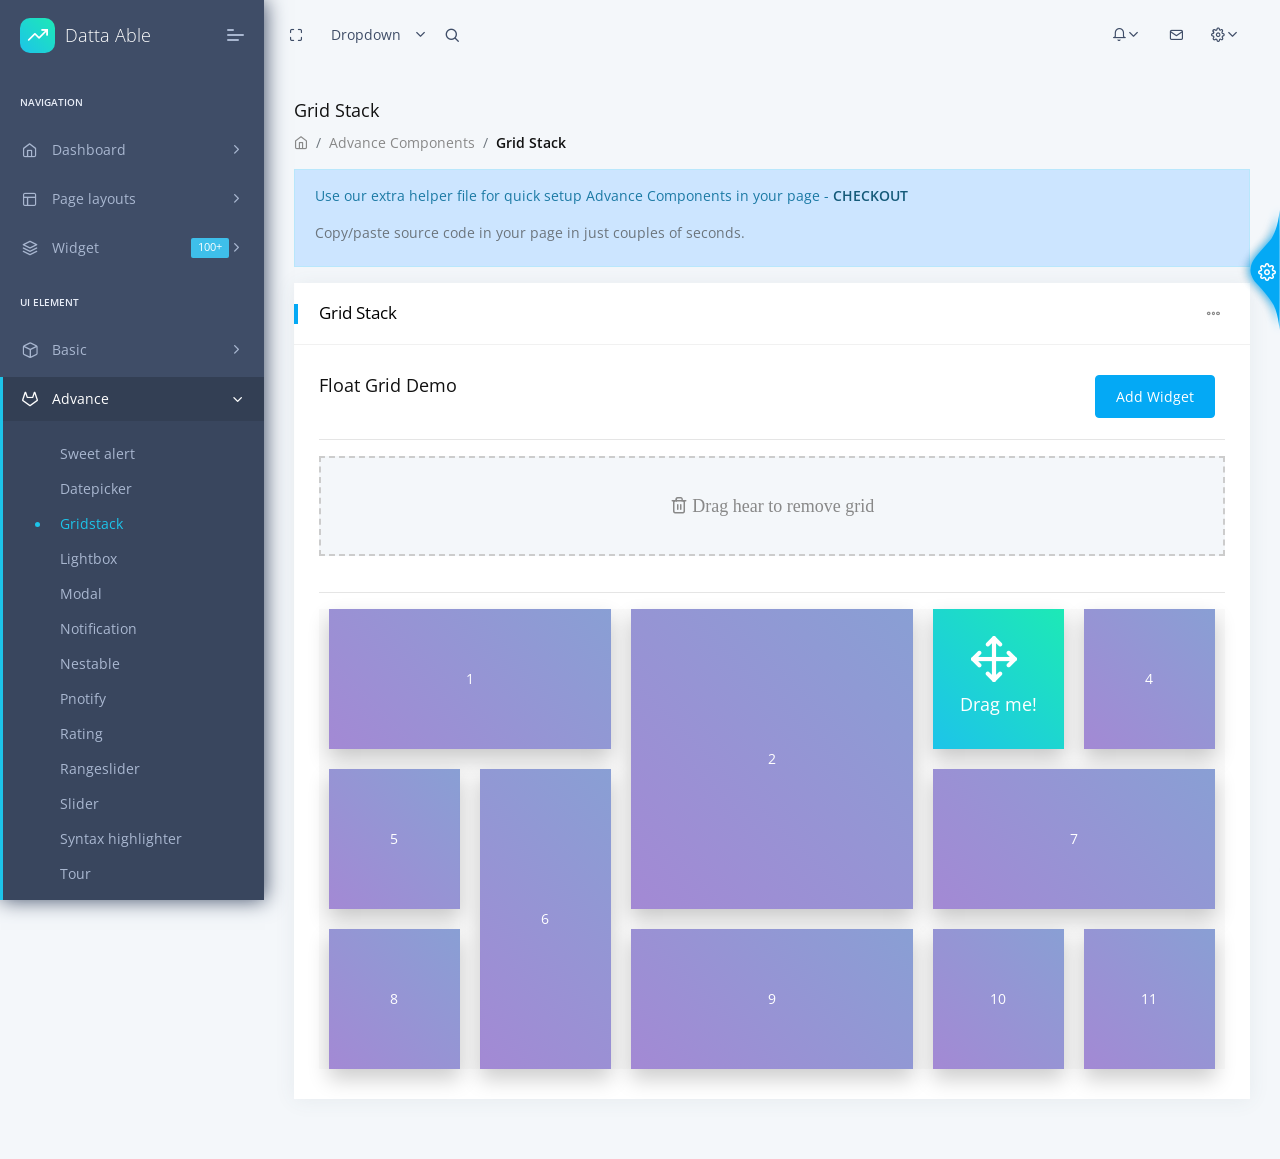
<file: datta-able/bootstrap/default/ac_gridstack.html>
<!DOCTYPE html>
<html lang="en">


<!-- Mirrored from html.codedthemes.com/datta-able/bootstrap/default/ac_gridstack.html by HTTrack Website Copier/3.x [XR&CO'2014], Sun, 16 Dec 2018 16:28:49 GMT -->
<!-- Added by HTTrack --><meta http-equiv="content-type" content="text/html;charset=UTF-8" /><!-- /Added by HTTrack -->
<head>
    <title>Datta Able - Gridstack</title>
    <!-- HTML5 Shim and Respond.js IE10 support of HTML5 elements and media queries -->
    <!-- WARNING: Respond.js doesn't work if you view the page via file:// -->
    <!--[if lt IE 10]>
		<script src="https://oss.maxcdn.com/libs/html5shiv/3.7.0/html5shiv.js"></script>
		<script src="https://oss.maxcdn.com/libs/respond.js/1.4.2/respond.min.js"></script>
		<![endif]-->
    <!-- Meta -->
    <meta charset="utf-8">
    <meta name="viewport" content="width=device-width, initial-scale=1.0, user-scalable=0, minimal-ui">
    <meta http-equiv="X-UA-Compatible" content="IE=edge" />
    <meta name="description" content="Datta Able Bootstrap admin template made using Bootstrap 4 and it has huge amount of ready made feature, UI components, pages which completely fulfills any dashboard needs." />
    <meta name="keywords" content="admin templates, bootstrap admin templates, bootstrap 4, dashboard, dashboard templets, sass admin templets, html admin templates, responsive, bootstrap admin templates free download,premium bootstrap admin templates, datta able, datta able bootstrap admin template">
    <meta name="author" content="Codedthemes" />

    <!-- Favicon icon -->
    <link rel="icon" href="http://html.codedthemes.com/datta-able/bootstrap/assets/images/favicon.ico" type="image/x-icon">
    <!-- fontawesome icon -->
    <link rel="stylesheet" href="../assets/fonts/fontawesome/css/fontawesome-all.min.css">
    <!-- animation css -->
    <link rel="stylesheet" href="../assets/plugins/animation/css/animate.min.css">
    <!-- gridstack css -->
    <link rel="stylesheet" href="../assets/plugins/gridstack/css/gridstack.min.css">
    <!-- gridstack-custom css -->
    <link rel="stylesheet" href="../assets/css/pages/gridstack.css">
    <!-- vendor css -->
    <link rel="stylesheet" href="../assets/css/style.css">

</head>

<body>
    <!-- [ Pre-loader ] start -->
    <div class="loader-bg">
        <div class="loader-track">
            <div class="loader-fill"></div>
        </div>
    </div>
    <!-- [ Pre-loader ] End -->

    <!-- [ navigation menu ] start -->
    <nav class="pcoded-navbar">
        <div class="navbar-wrapper">
            <div class="navbar-brand header-logo">
                <a href="index-2.html" class="b-brand">
                    <div class="b-bg">
                        <i class="feather icon-trending-up"></i>
                    </div>
                    <span class="b-title">Datta Able</span>
                </a>
                <a class="mobile-menu" id="mobile-collapse" href="javascript:"><span></span></a>
            </div>
            <div class="navbar-content scroll-div">
                <ul class="nav pcoded-inner-navbar">
                    <li class="nav-item pcoded-menu-caption">
                        <label>Navigation</label>
                    </li>
                    <li data-username="dashboard Default Ecommerce CRM Analytics Crypto Project" class="nav-item pcoded-hasmenu">
                        <a href="javascript:" class="nav-link"><span class="pcoded-micon"><i class="feather icon-home"></i></span><span class="pcoded-mtext">Dashboard</span></a>
                        <ul class="pcoded-submenu">
                            <li class=""><a href="index-2.html" class="">Default</a></li>
                            <li class=""><a href="dashboard-ecommerce.html" class="">Ecommerce</a></li>
                            <li class=""><a href="dashboard-crm.html" class="">CRM</a></li>
                            <li class=""><a href="dashboard-analytics.html" class="">Analytics</a></li>
                            <li class=""><a href="dashboard-crypto.html" class="">Crypto<span class="pcoded-badge label label-danger">NEW</span></a></li>
                            <li class=""><a href="dashboard-project.html" class="">Project</a></li>
                        </ul>
                    </li>
                    <li data-username="Vertical Horizontal Box Layout RTL fixed static collapse menu color icon dark" class="nav-item pcoded-hasmenu">
                        <a href="javascript:" class="nav-link"><span class="pcoded-micon"><i class="feather icon-layout"></i></span><span class="pcoded-mtext">Page layouts</span></a>
                        <ul class="pcoded-submenu">
                            <li class="pcoded-hasmenu"><a href="javascript:" class="">Vertical</a>
                                <ul class="pcoded-submenu">
                                    <li class=""><a href="layout-static.html" class="" target="_blank">Static</a></li>
                                    <li class=""><a href="layout-fixed.html" class="" target="_blank">Fixed</a></li>
                                    <li class=""><a href="layout-menu-fixed.html" class="" target="_blank">Navbar fixed</a></li>
                                    <li class=""><a href="layout-mini-menu.html" class="" target="_blank">Collapse menu</a></li>
                                </ul>
                            </li>
                            <li class=""><a href="layout-horizontal.html" class="" target="_blank">Horizontal</a></li>
                            <li class=""><a href="layout-box.html" class="" target="_blank">Box layout</a></li>
                            <li class=""><a href="layout-rtl.html" class="" target="_blank">RTL</a></li>
                            <li class=""><a href="layout-light.html" class="" target="_blank">Light layout</a></li>
                            <li class=""><a href="layout-dark.html" class="" target="_blank">Dark layout <span class="pcoded-badge label label-danger">Hot</span></a></li>
                            <li class=""><a href="layout-menu-icon.html" class="" target="_blank">Color icon</a></li>
                        </ul>
                    </li>
                    <li data-username="widget Statistic Data Table User card Chart" class="nav-item pcoded-hasmenu">
                        <a href="javascript:" class="nav-link"><span class="pcoded-micon"><i class="feather icon-layers"></i></span><span class="pcoded-mtext">Widget</span><span class="pcoded-badge label label-info">100+</span></a>
                        <ul class="pcoded-submenu">
                            <li class=""><a href="widget-statistic.html" class="">Statistic</a></li>
                            <li class=""><a href="widget-data.html" class="">Data</a></li>
                            <li class=""><a href="widget-table.html" class="">Table</a></li>
                            <li class=""><a href="widget-user-card.html" class="">User</a></li>
                            <li class=""><a href="widget-chart.html" class="">Chart</a></li>
                        </ul>
                    </li>
                    <li class="nav-item pcoded-menu-caption">
                        <label>UI Element</label>
                    </li>
                    <li data-username="basic components Button Alert Badges breadcrumb Paggination progress Tooltip popovers Carousel Cards Collapse Tabs pills Modal Grid System Typography Extra Shadows Embeds" class="nav-item pcoded-hasmenu">
                        <a href="javascript:" class="nav-link"><span class="pcoded-micon"><i class="feather icon-box"></i></span><span class="pcoded-mtext">Basic</span></a>
                        <ul class="pcoded-submenu">
                            <li class=""><a href="bc_alert.html" class="">Alert</a></li>
                            <li class=""><a href="bc_button.html" class="">Button</a></li>
                            <li class=""><a href="bc_badges.html" class="">Badges</a></li>
                            <li class=""><a href="bc_breadcrumb-pagination.html" class="">Breadcrumb & paggination</a></li>
                            <li class=""><a href="bc_card.html" class="">Cards</a></li>
                            <li class=""><a href="bc_collapse.html" class="">Collapse</a></li>
                            <li class=""><a href="bc_carousel.html" class="">Carousel</a></li>
                            <li class=""><a href="bc_grid.html" class="">Grid system</a></li>
                            <li class=""><a href="bc_progress.html" class="">Progress</a></li>
                            <li class=""><a href="bc_modal.html" class="">Modal</a></li>
                            <li class=""><a href="bc_tabs.html" class="">Tabs & pills</a></li>
                            <li class=""><a href="bc_typography.html" class="">Typography</a></li>
                            <li class=""><a href="bc_tooltip-popover.html" class="">Tooltip & popovers</a></li>
                            <li class=""><a href="bc_extra.html" class="">Other</a></li>
                        </ul>
                    </li>
                    <li data-username="advance components Alert gridstack lightbox modal notification pnotify rating rangeslider slider syntax highlighter Tour Tree view Nestable Toolbar" class="nav-item pcoded-hasmenu active pcoded-trigger">
                        <a href="javascript:" class="nav-link"><span class="pcoded-micon"><i class="feather icon-gitlab"></i></span><span class="pcoded-mtext">Advance</span></a>
                        <ul class="pcoded-submenu">
                            <li class=""><a href="ac_alert.html" class="">Sweet alert</a></li>
                            <li class=""><a href="ac-datepicker-componant.html" class="">Datepicker</a></li>
                            <li class="active"><a href="ac_gridstack.html" class="">Gridstack</a></li>
                            <li class=""><a href="ac_lightbox.html" class="">Lightbox</a></li>
                            <li class=""><a href="ac_modal.html" class="">Modal</a></li>
                            <li class=""><a href="ac_notification.html" class="">Notification</a></li>
                            <li class=""><a href="ac_nestable.html" class="">Nestable</a></li>
                            <li class=""><a href="ac_pnotify.html" class="">Pnotify</a></li>
                            <li class=""><a href="ac_rating.html" class="">Rating</a></li>
                            <li class=""><a href="ac_rangeslider.html" class="">Rangeslider</a></li>
                            <li class=""><a href="ac_slider.html" class="">Slider</a></li>
                            <li class=""><a href="ac_syntax_highlighter.html" class="">Syntax highlighter</a></li>
                            <li class=""><a href="ac_tour.html" class="">Tour</a></li>
                            <li class=""><a href="ac_treeview.html" class="">Tree view</a></li>
                            <li class=""><a href="ac_toolbar.html" class="">Toolbar</a></li>
                        </ul>
                    </li>
                    <li data-username="extra components Session Timeout Session Idle Timeout Offline" class="nav-item pcoded-hasmenu">
                        <a href="javascript:" class=	"nav-link "><span class="pcoded-micon"><i class="feather icon-package"></i></span><span class="pcoded-mtext">Extra</span></a>
                        <ul class="pcoded-submenu">
                            <li class=""><a href="ec-session-timeout.html" class="">Session timeout</a></li>
                            <li class=""><a href="ec-session-idle-timeout.html" class="">Session idle timeout</a></li>
                            <li class=""><a href="ec-offline.html" class="">Offline</a></li>
                        </ul>
                    </li>
                    <li data-username="Animations" class="nav-item"><a href="animation.html" class="nav-link"><span class="pcoded-micon"><i class="feather icon-aperture"></i></span><span class="pcoded-mtext">Animations</span></a></li>
                    <li data-username="icons Feather Fontawsome flag material simple line themify" class="nav-item pcoded-hasmenu">
                        <a href="javascript:" class="nav-link"><span class="pcoded-micon"><i class="feather icon-feather"></i></span><span class="pcoded-mtext">Icons</span></a>
                        <ul class="pcoded-submenu">
                            <li class=""><a href="icon-feather.html" class="">Feather<span class="pcoded-badge label label-danger">NEW</span></a></li>
                            <li class=""><a href="icon-fontawsome.html" class="">Font Awesome 5<span class="pcoded-badge label label-primary">1000+</span></a></li>
                            <li class=""><a href="icon-flag.html" class="">Flag</a></li>
                            <li class=""><a href="icon-material.html" class="">Material</a></li>
                            <li class=""><a href="icon-simple-line.html" class="">Simple line</a></li>
                            <li class=""><a href="icon-themify.html" class="">Themify</a></li>
                        </ul>
                    </li>
                    <li class="nav-item pcoded-menu-caption">
                        <label>Forms</label>
                    </li>
                    <li data-username="form elements advance componant validation masking wizard picker select" class="nav-item pcoded-hasmenu">
                        <a href="javascript:" class="nav-link"><span class="pcoded-micon"><i class="feather icon-file-text"></i></span><span class="pcoded-mtext">Forms</span></a>
                        <ul class="pcoded-submenu">
                            <li class=""><a href="form_elements.html" class="">Form elements</a></li>
                            <li class=""><a href="form-elements-advance.html" class="">Form advance</a></li>
                            <li class=""><a href="form-validation.html" class="">Form validation</a></li>
                            <li class=""><a href="form-masking.html" class="">Form masking</a></li>
                            <li class=""><a href="form-wizard.html" class="">Form wizard</a></li>
                            <li class=""><a href="form-picker.html" class="">Form picker</a></li>
                            <li class=""><a href="form-select.html" class="">Form select</a></li>
                        </ul>
                    </li>
                    <li class="nav-item pcoded-menu-caption">
                        <label>table</label>
                    </li>
                    <li data-username="Table bootstrap datatable footable" class="nav-item pcoded-hasmenu">
                        <a href="javascript:" class="nav-link"><span class="pcoded-micon"><i class="feather icon-server"></i></span><span class="pcoded-mtext">Table</span></a>
                        <ul class="pcoded-submenu">
                            <li class=""><a href="tbl_bootstrap.html" class="">Bootstrap</a></li>
                            <li class=""><a href="tbl_datatable.html" class="">Data table</a></li>
                            <li class=""><a href="tbl_foo.html" class="">Foo table</a></li>
                        </ul>
                    </li>
                    <li class="nav-item pcoded-menu-caption">
                        <label>Chart & Maps</label>
                    </li>
                    <li data-username="Charts AM Chart js Echart Google Highchart Knob Morris Nvd3 Peity Radial" class="nav-item pcoded-hasmenu">
                        <a href="javascript:" class="nav-link"><span class="pcoded-micon"><i class="feather icon-pie-chart"></i></span><span class="pcoded-mtext">Chart</span></a>
                        <ul class="pcoded-submenu">
                            <li class=""><a href="chart-am.html" class="">amChart 4</a></li>
                            <li class=""><a href="chart-chartjs.html" class="">Chart js</a></li>
                            <li class=""><a href="chart-echart.html" class="">Echart</a></li>
                            <li class=""><a href="chart-google.html" class="">Google</a></li>
                            <li class=""><a href="chart-highchart.html" class="">Highchart</a></li>
                            <li class=""><a href="chart-knob.html" class="">Knob</a></li>
                            <li class=""><a href="chart-morris.html" class="">Morris</a></li>
                            <li class=""><a href="chart-nvd3.html" class="">Nvd3</a></li>
                            <li class=""><a href="chart-peity.html" class="">Peity</a></li>
                            <li class=""><a href="chart-radial.html" class="">Radial</a></li>
                        </ul>
                    </li>
                    <li data-username="Maps Google Vector Google Map Search API Location" class="nav-item pcoded-hasmenu">
                        <a href="javascript:" class="nav-link"><span class="pcoded-micon"><i class="feather icon-map"></i></span><span class="pcoded-mtext">Maps</span></a>
                        <ul class="pcoded-submenu">
                            <li class=""><a href="map-google.html" class="">Google</a></li>
                            <li class=""><a href="map-vector.html" class="">Vector</a></li>
                            <li class=""><a href="map-api.html" class="">Gmap search API</a></li>
                            <li class=""><a href="map-location.html" class="">Location</a></li>
                        </ul>
                    </li>
                    <li data-username="landing page" class="nav-item"><a href="extra-pages/landingpage/index.html" class="nav-link" target="_blank"><span class="pcoded-micon"><i class="feather icon-navigation-2"></i></span><span class="pcoded-mtext">Landing page</span></a></li>
                    <li class="nav-item pcoded-menu-caption">
                        <label>Pages</label>
                    </li>
                    <li data-username="Authentication Sign up Sign in reset password Change password Personal information profile settings map form subscribe" class="nav-item pcoded-hasmenu">
                        <a href="javascript:" class="nav-link"><span class="pcoded-micon"><i class="feather icon-lock"></i></span><span class="pcoded-mtext">Authentication</span></a>
                        <ul class="pcoded-submenu">
                            <li class=""><a href="auth-signup.html" class="" target="_blank">Sign up</a></li>
                            <li class=""><a href="auth-signin.html" class="" target="_blank">Sign in</a></li>
                            <li class=""><a href="auth-reset-password.html" class="" target="_blank">Reset password</a></li>
                            <li class=""><a href="auth-change-password.html" class="" target="_blank">Change password</a></li>
                            <li class=""><a href="auth-Personal-Information.html" class="" target="_blank">Personal information</a></li>
                            <li class=""><a href="auth-profile-settings.html" class="" target="_blank">Profile settings</a></li>
                            <li class=""><a href="auth-map-form.html" class="" target="_blank">Map form</a></li>
                            <li class=""><a href="auth-subscribe.html" class="" target="_blank">Subscribe</a></li>
                        </ul>
                    </li>
                    <li data-username="Maintenance Error Comming soon offline ui" class="nav-item pcoded-hasmenu">
                        <a href="javascript:" class="nav-link"><span class="pcoded-micon"><i class="feather icon-sliders"></i></span><span class="pcoded-mtext">Maintenance</span></a>
                        <ul class="pcoded-submenu">
                            <li class=""><a href="maint-error.html" class="">Error</a></li>
                            <li class=""><a href="maint-coming-soon.html" class="">Coming soon</a></li>
                            <li class=""><a href="maint-offline-ui.html" class="" target="_blank">Offline UI</a></li>
                        </ul>
                    </li>
                    <li class="nav-item pcoded-menu-caption">
                        <label>App</label>
                    </li>
                    <li data-username="message" class="nav-item"><a href="message.html" class="nav-link"><span class="pcoded-micon"><i class="feather icon-message-circle"></i></span><span class="pcoded-mtext">Message</span></a></li>
                    <li data-username="Task list board details" class="nav-item pcoded-hasmenu">
                        <a href="javascript:" class="nav-link"><span class="pcoded-micon"><i class="feather icon-clipboard"></i></span><span class="pcoded-mtext">Task</span></a>
                        <ul class="pcoded-submenu">
                            <li class=""><a href="task-list.html" class="">List</a></li>
                            <li class=""><a href="task-board.html" class="">Board</a></li>
                            <li class=""><a href="task-detail.html" class="">Detail</a></li>
                        </ul>
                    </li>
                    <li data-username="To-Do notes" class="nav-item pcoded-hasmenu">
                        <a href="javascript:" class="nav-link"><span class="pcoded-micon"><i class="feather icon-check-square"></i></span><span class="pcoded-mtext">To-Do</span></a>
                        <ul class="pcoded-submenu">
                            <li class=""><a href="todo.html" class="">To-Do</a></li>
                            <li class=""><a href="notes.html" class="">Notes</a></li>
                        </ul>
                    </li>
                    <li data-username="Gallery Grid Masonry Advance" class="nav-item pcoded-hasmenu">
                        <a href="javascript:" class="nav-link"><span class="pcoded-micon"><i class="feather icon-image"></i></span><span class="pcoded-mtext">Gallery</span></a>
                        <ul class="pcoded-submenu">
                            <li class=""><a href="gallery-grid.html" class="">Grid</a></li>
                            <li class=""><a href="gallery-masonry.html" class="">Masonry</a></li>
                            <li class=""><a href="gallery-advance.html" class="">Advance</a></li>
                        </ul>
                    </li>
                    <li class="nav-item pcoded-menu-caption">
                        <label>Extension</label>
                    </li>
                    <li data-username="Editor CK-Editor Tinemce" class="nav-item pcoded-hasmenu">
                        <a href="javascript:" class="nav-link"><span class="pcoded-micon"><i class="feather icon-file-plus"></i></span><span class="pcoded-mtext">Editor</span></a>
                        <ul class="pcoded-submenu">
                            <li class="pcoded-hasmenu">
                                <a href="javascript:" class="">CK editor</a>
                                <ul class="pcoded-submenu">
                                    <li class=""><a href="editor-classic.html" class="">Classic</a></li>
                                    <li class=""><a href="editor-balloon.html" class="">Balloon</a></li>
                                    <li class=""><a href="editor-inline.html" class="">Inline</a></li>
                                    <li class=""><a href="editor-document.html" class="">Document</a></li>
                                </ul>
                            </li>
                            <li class=""><a href="editor-tinymce.html" class="">Tinymce editor</a></li>
                        </ul>
                    </li>
                    <li data-username="Invoice Summury List" class="nav-item pcoded-hasmenu">
                        <a href="javascript:" class="nav-link"><span class="pcoded-micon"><i class="feather icon-file-minus"></i></span><span class="pcoded-mtext">Invoice</span></a>
                        <ul class="pcoded-submenu">
                            <li class=""><a href="invoice.html" class="">Invoice</a></li>
                            <li class=""><a href="invoice-summary.html" class="">Invoice summary</a></li>
                            <li class=""><a href="invoice-list.html" class="">Invoice list</a></li>
                        </ul>
                    </li>
                    <li data-username="Full Calendar" class="nav-item"><a href="full-calendar.html" class="nav-link"><span class="pcoded-micon"><i class="feather icon-calendar"></i></span><span class="pcoded-mtext">Full calendar</span></a></li>
                    <li data-username="File Upload" class="nav-item"><a href="file-upload.html" class="nav-link"><span class="pcoded-micon"><i class="feather icon-upload-cloud"></i></span><span class="pcoded-mtext">File upload</span></a></li>
                    <li class="nav-item pcoded-menu-caption">
                        <label>Other</label>
                    </li>
                    <li data-username="Menu levels Menu level 2.1 Menu level 2.2" class="nav-item pcoded-hasmenu">
                        <a href="javascript:" class="nav-link"><span class="pcoded-micon"><i class="feather icon-menu"></i></span><span class="pcoded-mtext">Menu levels</span></a>
                        <ul class="pcoded-submenu">
                            <li class=""><a href="#" class="">Menu Level 2.1</a></li>
                            <li class="pcoded-hasmenu">
                                <a href="javascript:" class="">Menu level 2.2</a>
                                <ul class="pcoded-submenu">
                                    <li class=""><a href="#" class="">Menu level 3.1</a></li>
                                    <li class=""><a href="#" class="">Menu level 3.2</a></li>
                                </ul>
                            </li>
                        </ul>
                    </li>
                    <li data-username="Disabled Menu" class="nav-item disabled"><a href="javascript:" class="nav-link"><span class="pcoded-micon"><i class="feather icon-power"></i></span><span class="pcoded-mtext">Disabled menu</span></a></li>
                    <li data-username="Sample Page" class="nav-item"><a href="sample-page.html" class="nav-link"><span class="pcoded-micon"><i class="feather icon-sidebar"></i></span><span class="pcoded-mtext">Sample page</span></a></li>
                    <li class="nav-item pcoded-menu-caption">
                        <label>Support</label>
                    </li>
                    <li data-username="Documentation" class="nav-item"><a href="docs.html" class="nav-link" target="_blank"><span class="pcoded-micon"><i class="feather icon-book"></i></span><span class="pcoded-mtext">Documentation</span></a></li>
                    <li data-username="Need Support" class="nav-item"><a href="https://codedthemes.support-hub.io/" class="nav-link" target="_blank"><span class="pcoded-micon"><i class="feather icon-help-circle"></i></span><span class="pcoded-mtext">Need support ?</span></a></li>
                </ul>
            </div>
        </div>
    </nav>
    <!-- [ navigation menu ] end -->

    <!-- [ Header ] start -->
    <header class="navbar pcoded-header navbar-expand-lg navbar-light">
        <div class="m-header">
            <a class="mobile-menu" id="mobile-collapse1" href="javascript:"><span></span></a>
            <a href="index-2.html" class="b-brand">
                   <div class="b-bg">
                       <i class="feather icon-trending-up"></i>
                   </div>
                   <span class="b-title">Datta Able</span>
               </a>
        </div>
        <a class="mobile-menu" id="mobile-header" href="javascript:">
            <i class="feather icon-more-horizontal"></i>
        </a>
        <div class="collapse navbar-collapse">
            <ul class="navbar-nav mr-auto">
                <li><a href="javascript:" class="full-screen" onclick="javascript:toggleFullScreen()"><i class="feather icon-maximize"></i></a></li>
                <li class="nav-item dropdown">
                    <a class="dropdown-toggle" href="javascript:" data-toggle="dropdown">Dropdown</a>
                    <ul class="dropdown-menu">
                        <li><a class="dropdown-item" href="javascript:">Action</a></li>
                        <li><a class="dropdown-item" href="javascript:">Another action</a></li>
                        <li><a class="dropdown-item" href="javascript:">Something else here</a></li>
                    </ul>
                </li>
                <li class="nav-item">
                    <div class="main-search">
                        <div class="input-group">
                            <input type="text" id="m-search" class="form-control" placeholder="Search . . .">
                            <a href="javascript:" class="input-group-append search-close">
                                <i class="feather icon-x input-group-text"></i>
                            </a>
                            <span class="input-group-append search-btn btn btn-primary">
                                <i class="feather icon-search input-group-text"></i>
                            </span>
                        </div>
                    </div>
                </li>
            </ul>
            <ul class="navbar-nav ml-auto">
                <li>
                    <div class="dropdown">
                        <a class="dropdown-toggle" href="javascript:" data-toggle="dropdown"><i class="icon feather icon-bell"></i></a>
                        <div class="dropdown-menu dropdown-menu-right notification">
                            <div class="noti-head">
                                <h6 class="d-inline-block m-b-0">Notifications</h6>
                                <div class="float-right">
                                    <a href="javascript:" class="m-r-10">mark as read</a>
                                    <a href="javascript:">clear all</a>
                                </div>
                            </div>
                            <ul class="noti-body">
                                <li class="n-title">
                                    <p class="m-b-0">NEW</p>
                                </li>
                                <li class="notification">
                                    <div class="media">
                                        <img class="img-radius" src="../assets/images/user/avatar-1.jpg" alt="Generic placeholder image">
                                        <div class="media-body">
                                            <p><strong>John Doe</strong><span class="n-time text-muted"><i class="icon feather icon-clock m-r-10"></i>30 min</span></p>
                                            <p>New ticket Added</p>
                                        </div>
                                    </div>
                                </li>
                                <li class="n-title">
                                    <p class="m-b-0">EARLIER</p>
                                </li>
                                <li class="notification">
                                    <div class="media">
                                        <img class="img-radius" src="../assets/images/user/avatar-2.jpg" alt="Generic placeholder image">
                                        <div class="media-body">
                                            <p><strong>Joseph William</strong><span class="n-time text-muted"><i class="icon feather icon-clock m-r-10"></i>30 min</span></p>
                                            <p>Prchace New Theme and make payment</p>
                                        </div>
                                    </div>
                                </li>
                                <li class="notification">
                                    <div class="media">
                                        <img class="img-radius" src="../assets/images/user/avatar-3.jpg" alt="Generic placeholder image">
                                        <div class="media-body">
                                            <p><strong>Sara Soudein</strong><span class="n-time text-muted"><i class="icon feather icon-clock m-r-10"></i>30 min</span></p>
                                            <p>currently login</p>
                                        </div>
                                    </div>
                                </li>
                            </ul>
                            <div class="noti-footer">
                                <a href="javascript:">show all</a>
                            </div>
                        </div>
                    </div>
                </li>
                <li><a href="javascript:" class="displayChatbox"><i class="icon feather icon-mail"></i></a></li>
                <li>
                    <div class="dropdown drp-user">
                        <a href="javascript:" class="dropdown-toggle" data-toggle="dropdown">
                            <i class="icon feather icon-settings"></i>
                        </a>
                        <div class="dropdown-menu dropdown-menu-right profile-notification">
                            <div class="pro-head">
                                <img src="../assets/images/user/avatar-1.jpg" class="img-radius" alt="User-Profile-Image">
                                <span>John Doe</span>
                                <a href="auth-signin.html" class="dud-logout" title="Logout">
                                    <i class="feather icon-log-out"></i>
                                </a>
                            </div>
                            <ul class="pro-body">
                                <li><a href="javascript:" class="dropdown-item"><i class="feather icon-settings"></i> Settings</a></li>
                                <li><a href="javascript:" class="dropdown-item"><i class="feather icon-user"></i> Profile</a></li>
                                <li><a href="message.html" class="dropdown-item"><i class="feather icon-mail"></i> My Messages</a></li>
                                <li><a href="auth-signin.html" class="dropdown-item"><i class="feather icon-lock"></i> Lock Screen</a></li>
                            </ul>
                        </div>
                    </div>
                </li>
            </ul>
        </div>
    </header>
    <!-- [ Header ] end -->

    <!-- [ chat user list ] start -->
    <section class="header-user-list">
        <div class="h-list-header">
            <div class="input-group">
                <input type="text" id="search-friends" class="form-control" placeholder="Search Friend . . .">
            </div>
        </div>
        <div class="h-list-body">
            <a href="javascript:" class="h-close-text"><i class="feather icon-chevrons-right"></i></a>
            <div class="main-friend-cont scroll-div">
                <div class="main-friend-list">
                    <div class="media userlist-box" data-id="1" data-status="online" data-username="Josephin Doe">
                        <a class="media-left" href="javascript:"><img class="media-object img-radius" src="../assets/images/user/avatar-1.jpg" alt="Generic placeholder image ">
                            <div class="live-status">3</div>
                        </a>
                        <div class="media-body">
                            <h6 class="chat-header">Josephin Doe<small class="d-block text-c-green">Typing  . . </small></h6>
                        </div>
                    </div>
                    <div class="media userlist-box" data-id="2" data-status="online" data-username="Lary Doe">
                        <a class="media-left" href="javascript:"><img class="media-object img-radius" src="../assets/images/user/avatar-2.jpg" alt="Generic placeholder image">
                            <div class="live-status">1</div>
                        </a>
                        <div class="media-body">
                            <h6 class="chat-header">Lary Doe<small class="d-block text-c-green">online</small></h6>
                        </div>
                    </div>
                    <div class="media userlist-box" data-id="3" data-status="online" data-username="Alice">
                        <a class="media-left" href="javascript:"><img class="media-object img-radius" src="../assets/images/user/avatar-3.jpg" alt="Generic placeholder image"></a>
                        <div class="media-body">
                            <h6 class="chat-header">Alice<small class="d-block text-c-green">online</small></h6>
                        </div>
                    </div>
                    <div class="media userlist-box" data-id="4" data-status="offline" data-username="Alia">
                        <a class="media-left" href="javascript:"><img class="media-object img-radius" src="../assets/images/user/avatar-1.jpg" alt="Generic placeholder image">
                            <div class="live-status">1</div>
                        </a>
                        <div class="media-body">
                            <h6 class="chat-header">Alia<small class="d-block text-muted">10 min ago</small></h6>
                        </div>
                    </div>
                    <div class="media userlist-box" data-id="5" data-status="offline" data-username="Suzen">
                        <a class="media-left" href="javascript:"><img class="media-object img-radius" src="../assets/images/user/avatar-4.jpg" alt="Generic placeholder image"></a>
                        <div class="media-body">
                            <h6 class="chat-header">Suzen<small class="d-block text-muted">15 min ago</small></h6>
                        </div>
                    </div>
                    <div class="media userlist-box" data-id="1" data-status="online" data-username="Josephin Doe">
                        <a class="media-left" href="javascript:"><img class="media-object img-radius" src="../assets/images/user/avatar-1.jpg" alt="Generic placeholder image ">
                            <div class="live-status">3</div>
                        </a>
                        <div class="media-body">
                            <h6 class="chat-header">Josephin Doe<small class="d-block text-c-green">Typing  . . </small></h6>
                        </div>
                    </div>
                    <div class="media userlist-box" data-id="2" data-status="online" data-username="Lary Doe">
                        <a class="media-left" href="javascript:"><img class="media-object img-radius" src="../assets/images/user/avatar-2.jpg" alt="Generic placeholder image">
                            <div class="live-status">1</div>
                        </a>
                        <div class="media-body">
                            <h6 class="chat-header">Lary Doe<small class="d-block text-c-green">online</small></h6>
                        </div>
                    </div>
                    <div class="media userlist-box" data-id="3" data-status="online" data-username="Alice">
                        <a class="media-left" href="javascript:"><img class="media-object img-radius" src="../assets/images/user/avatar-3.jpg" alt="Generic placeholder image"></a>
                        <div class="media-body">
                            <h6 class="chat-header">Alice<small class="d-block text-c-green">online</small></h6>
                        </div>
                    </div>
                    <div class="media userlist-box" data-id="4" data-status="offline" data-username="Alia">
                        <a class="media-left" href="javascript:"><img class="media-object img-radius" src="../assets/images/user/avatar-1.jpg" alt="Generic placeholder image">
                            <div class="live-status">1</div>
                        </a>
                        <div class="media-body">
                            <h6 class="chat-header">Alia<small class="d-block text-muted">10 min ago</small></h6>
                        </div>
                    </div>
                    <div class="media userlist-box" data-id="5" data-status="offline" data-username="Suzen">
                        <a class="media-left" href="javascript:"><img class="media-object img-radius" src="../assets/images/user/avatar-4.jpg" alt="Generic placeholder image"></a>
                        <div class="media-body">
                            <h6 class="chat-header">Suzen<small class="d-block text-muted">15 min ago</small></h6>
                        </div>
                    </div>
                    <div class="media userlist-box" data-id="1" data-status="online" data-username="Josephin Doe">
                        <a class="media-left" href="javascript:"><img class="media-object img-radius" src="../assets/images/user/avatar-1.jpg" alt="Generic placeholder image ">
                            <div class="live-status">3</div>
                        </a>
                        <div class="media-body">
                            <h6 class="chat-header">Josephin Doe<small class="d-block text-c-green">Typing  . . </small></h6>
                        </div>
                    </div>
                    <div class="media userlist-box" data-id="2" data-status="online" data-username="Lary Doe">
                        <a class="media-left" href="javascript:"><img class="media-object img-radius" src="../assets/images/user/avatar-2.jpg" alt="Generic placeholder image">
                            <div class="live-status">1</div>
                        </a>
                        <div class="media-body">
                            <h6 class="chat-header">Lary Doe<small class="d-block text-c-green">online</small></h6>
                        </div>
                    </div>
                    <div class="media userlist-box" data-id="3" data-status="online" data-username="Alice">
                        <a class="media-left" href="javascript:"><img class="media-object img-radius" src="../assets/images/user/avatar-3.jpg" alt="Generic placeholder image"></a>
                        <div class="media-body">
                            <h6 class="chat-header">Alice<small class="d-block text-c-green">online</small></h6>
                        </div>
                    </div>
                    <div class="media userlist-box" data-id="4" data-status="offline" data-username="Alia">
                        <a class="media-left" href="javascript:"><img class="media-object img-radius" src="../assets/images/user/avatar-1.jpg" alt="Generic placeholder image">
                            <div class="live-status">1</div>
                        </a>
                        <div class="media-body">
                            <h6 class="chat-header">Alia<small class="d-block text-muted">10 min ago</small></h6>
                        </div>
                    </div>
                    <div class="media userlist-box" data-id="5" data-status="offline" data-username="Suzen">
                        <a class="media-left" href="javascript:"><img class="media-object img-radius" src="../assets/images/user/avatar-4.jpg" alt="Generic placeholder image"></a>
                        <div class="media-body">
                            <h6 class="chat-header">Suzen<small class="d-block text-muted">15 min ago</small></h6>
                        </div>
                    </div>
                    <div class="media userlist-box" data-id="1" data-status="online" data-username="Josephin Doe">
                        <a class="media-left" href="javascript:"><img class="media-object img-radius" src="../assets/images/user/avatar-1.jpg" alt="Generic placeholder image ">
                            <div class="live-status">3</div>
                        </a>
                        <div class="media-body">
                            <h6 class="chat-header">Josephin Doe<small class="d-block text-c-green">Typing  . . </small></h6>
                        </div>
                    </div>
                    <div class="media userlist-box" data-id="2" data-status="online" data-username="Lary Doe">
                        <a class="media-left" href="javascript:"><img class="media-object img-radius" src="../assets/images/user/avatar-2.jpg" alt="Generic placeholder image">
                            <div class="live-status">1</div>
                        </a>
                        <div class="media-body">
                            <h6 class="chat-header">Lary Doe<small class="d-block text-c-green">online</small></h6>
                        </div>
                    </div>
                    <div class="media userlist-box" data-id="3" data-status="online" data-username="Alice">
                        <a class="media-left" href="javascript:"><img class="media-object img-radius" src="../assets/images/user/avatar-3.jpg" alt="Generic placeholder image"></a>
                        <div class="media-body">
                            <h6 class="chat-header">Alice<small class="d-block text-c-green">online</small></h6>
                        </div>
                    </div>
                    <div class="media userlist-box" data-id="4" data-status="offline" data-username="Alia">
                        <a class="media-left" href="javascript:"><img class="media-object img-radius" src="../assets/images/user/avatar-1.jpg" alt="Generic placeholder image">
                            <div class="live-status">1</div>
                        </a>
                        <div class="media-body">
                            <h6 class="chat-header">Alia<small class="d-block text-muted">10 min ago</small></h6>
                        </div>
                    </div>
                    <div class="media userlist-box" data-id="5" data-status="offline" data-username="Suzen">
                        <a class="media-left" href="javascript:"><img class="media-object img-radius" src="../assets/images/user/avatar-4.jpg" alt="Generic placeholder image"></a>
                        <div class="media-body">
                            <h6 class="chat-header">Suzen<small class="d-block text-muted">15 min ago</small></h6>
                        </div>
                    </div>
                </div>
            </div>
        </div>
    </section>
    <!-- [ chat user list ] end -->

    <!-- [ chat message ] start -->
    <section class="header-chat">
        <div class="h-list-header">
            <h6>Josephin Doe</h6>
            <a href="javascript:" class="h-back-user-list"><i class="feather icon-chevron-left"></i></a>
        </div>
        <div class="h-list-body">
            <div class="main-chat-cont scroll-div">
                <div class="main-friend-chat">
                    <div class="media chat-messages">
                        <a class="media-left photo-table" href="javascript:"><img class="media-object img-radius img-radius m-t-5" src="../assets/images/user/avatar-2.jpg" alt="Generic placeholder image"></a>
                        <div class="media-body chat-menu-content">
                            <div class="">
                                <p class="chat-cont">hello Datta! Will you tell me something</p>
                                <p class="chat-cont">about yourself?</p>
                            </div>
                            <p class="chat-time">8:20 a.m.</p>
                        </div>
                    </div>
                    <div class="media chat-messages">
                        <div class="media-body chat-menu-reply">
                            <div class="">
                                <p class="chat-cont">Ohh! very nice</p>
                            </div>
                            <p class="chat-time">8:22 a.m.</p>
                        </div>
                    </div>
                    <div class="media chat-messages">
                        <a class="media-left photo-table" href="javascript:"><img class="media-object img-radius img-radius m-t-5" src="../assets/images/user/avatar-2.jpg" alt="Generic placeholder image"></a>
                        <div class="media-body chat-menu-content">
                            <div class="">
                                <p class="chat-cont">can you help me?</p>
                            </div>
                            <p class="chat-time">8:20 a.m.</p>
                        </div>
                    </div>
                </div>
            </div>
        </div>
        <div class="h-list-footer">
            <div class="input-group">
                <input type="file" class="chat-attach" style="display:none">
                <a href="javascript:" class="input-group-prepend btn btn-success btn-attach">
                    <i class="feather icon-paperclip"></i>
                </a>
                <input type="text" name="h-chat-text" class="form-control h-send-chat" placeholder="Write hear . . ">
                <button type="submit" class="input-group-append btn-send btn btn-primary">
                    <i class="feather icon-message-circle"></i>
                </button>
            </div>
        </div>
    </section>
    <!-- [ chat message ] end -->

    <!-- [ Main Content ] start -->
    <section class="pcoded-main-container">
        <div class="pcoded-wrapper">
            <div class="pcoded-content">
                <div class="pcoded-inner-content">
                    <!-- [ breadcrumb ] start -->
                    <div class="page-header">
                        <div class="page-block">
                            <div class="row align-items-center">
                                <div class="col-md-12">
                                    <div class="page-header-title">
                                        <h5 class="m-b-10">Grid Stack</h5>
                                    </div>
                                    <ul class="breadcrumb">
                                        <li class="breadcrumb-item"><a href="index-2.html"><i class="feather icon-home"></i></a></li>
                                        <li class="breadcrumb-item"><a href="#!">Advance Components</a></li>
                                        <li class="breadcrumb-item"><a href="javascript:">Grid Stack</a></li>
                                    </ul>
                                </div>
                            </div>
                        </div>
                    </div>
                    <!-- [ breadcrumb ] end -->
                    <div class="main-body stack-mobile">
                        <div class="page-wrapper">
                            <!-- [ Main Content ] start -->
                            <div class="row">
                                <div class="col-sm-12">
                                    <div class="alert alert-primary" role="alert">
                                        <p>Use our extra helper file for quick setup Advance Components in your page - <a href="index-ac-package.html" target="_blank" class="alert-link">CHECKOUT</a></p>
										<label class="text-muted">Copy/paste source code in your page in just couples of seconds.</label>
                                    </div>
                                </div>
                                <!-- [ gridstack ] start -->
                                <div class="col-sm-12">
                                    <div class="card">
                                        <div class="card-header">
                                            <h5>Grid Stack</h5>
                                            <div class="card-header-right">
                                                <div class="btn-group card-option">
                                                    <button type="button" class="btn dropdown-toggle" data-toggle="dropdown" aria-haspopup="true" aria-expanded="false">
                                                        <i class="feather icon-more-horizontal"></i>
                                                    </button>
                                                    <ul class="list-unstyled card-option dropdown-menu dropdown-menu-right">
                                                        <li class="dropdown-item full-card"><a href="#!"><span><i class="feather icon-maximize"></i> maximize</span><span style="display:none"><i class="feather icon-minimize"></i> Restore</span></a></li>
                                                        <li class="dropdown-item minimize-card"><a href="javascript:"><span><i class="feather icon-minus"></i> collapse</span><span style="display:none"><i class="feather icon-plus"></i> expand</span></a></li>
                                                        <li class="dropdown-item reload-card"><a href="#!"><i class="feather icon-refresh-cw"></i> reload</a></li>
                                                        <li class="dropdown-item close-card"><a href="javascript:"><i class="feather icon-trash"></i> remove</a></li>
                                                    </ul>
                                                </div>
                                            </div>
                                        </div>
                                        <div class="card-block">
                                            <h5 class="d-inline">Float Grid Demo</h5>
                                            <a class="btn btn-primary float-right" id="add-new-widget" href="javascript:">Add Widget</a>
                                            <div class="clearfix"></div>
                                            <hr>
                                            <div class="row">
                                                <div class="col-sm-12">
                                                    <div class="trash"> </div>
                                                </div>
                                            </div>
                                            <hr>
                                            <div class="grid-stack" data-gs-width="12" data-gs-animate="yes">
                                                <div class="grid-stack-item" data-gs-x="0" data-gs-y="0" data-gs-width="4" data-gs-height="2">
                                                    <div class="grid-stack-item-content">1</div>
                                                </div>
                                                <div class="grid-stack-item" data-gs-x="4" data-gs-y="0" data-gs-width="4" data-gs-height="4">
                                                    <div class="grid-stack-item-content">2</div>
                                                </div>
                                                <div class="grid-stack-item" data-gs-x="8" data-gs-y="0" data-gs-width="2" data-gs-height="2" data-gs-min-width="2" data-gs-no-resize="yes">
                                                    <div class="grid-stack-item-content d-flex align-items-center justify-content-center drg-widget">
                                                        <div class="">
                                                            <span class="feather icon-move mr-2 f-64"></span>
                                                            <h5 class="text-white">Drag me! </h5>
                                                        </div>
                                                    </div>
                                                </div>
                                                <div class="grid-stack-item" data-gs-x="10" data-gs-y="0" data-gs-width="2" data-gs-height="2">
                                                    <div class="grid-stack-item-content">4</div>
                                                </div>
                                                <div class="grid-stack-item" data-gs-x="0" data-gs-y="2" data-gs-width="2" data-gs-height="2">
                                                    <div class="grid-stack-item-content">5</div>
                                                </div>
                                                <div class="grid-stack-item" data-gs-x="2" data-gs-y="2" data-gs-width="2" data-gs-height="4">
                                                    <div class="grid-stack-item-content">6</div>
                                                </div>
                                                <div class="grid-stack-item" data-gs-x="8" data-gs-y="2" data-gs-width="4" data-gs-height="2">
                                                    <div class="grid-stack-item-content">7</div>
                                                </div>
                                                <div class="grid-stack-item" data-gs-x="0" data-gs-y="4" data-gs-width="2" data-gs-height="2">
                                                    <div class="grid-stack-item-content">8</div>
                                                </div>
                                                <div class="grid-stack-item" data-gs-x="4" data-gs-y="4" data-gs-width="4" data-gs-height="2">
                                                    <div class="grid-stack-item-content">9</div>
                                                </div>
                                                <div class="grid-stack-item" data-gs-x="8" data-gs-y="4" data-gs-width="2" data-gs-height="2">
                                                    <div class="grid-stack-item-content">10</div>
                                                </div>
                                                <div class="grid-stack-item" data-gs-x="10" data-gs-y="4" data-gs-width="2" data-gs-height="2">
                                                    <div class="grid-stack-item-content">11</div>
                                                </div>
                                            </div>
                                        </div>
                                    </div>
                                </div>
                                <!-- [ gridstack ] end -->
                            </div>
                            <!-- [ Main Content ] end -->
                        </div>
                        <div class="error-block">
                            <div class="card text-center">
                                <div class="card-block">
                                    <i class="feather icon-alert-triangle text-c-yellow f-50"></i>
                                    <h4 class="f-w-600 m-t-10">Not supported</h4>
                                    <p class="text-muted m-b-0">Gridstack not supported in this device</p>
                                </div>
                            </div>
                        </div>
                    </div>
                </div>
            </div>
        </div>
    </section>
    <!-- [ Main Content ] end -->

    <!-- Warning Section start -->
    <!-- Older IE warning message -->
    <!--[if lt IE 11]>
        <div class="ie-warning">
            <h1>Warning!!</h1>
            <p>You are using an outdated version of Internet Explorer, please upgrade
               <br/>to any of the following web browsers to access this website.
            </p>
            <div class="iew-container">
                <ul class="iew-download">
                    <li>
                        <a href="http://www.google.com/chrome/">
                            <img src="../assets/images/browser/chrome.png" alt="Chrome">
                            <div>Chrome</div>
                        </a>
                    </li>
                    <li>
                        <a href="https://www.mozilla.org/en-US/firefox/new/">
                            <img src="../assets/images/browser/firefox.png" alt="Firefox">
                            <div>Firefox</div>
                        </a>
                    </li>
                    <li>
                        <a href="http://www.opera.com">
                            <img src="../assets/images/browser/opera.png" alt="Opera">
                            <div>Opera</div>
                        </a>
                    </li>
                    <li>
                        <a href="https://www.apple.com/safari/">
                            <img src="../assets/images/browser/safari.png" alt="Safari">
                            <div>Safari</div>
                        </a>
                    </li>
                    <li>
                        <a href="http://windows.microsoft.com/en-us/internet-explorer/download-ie">
                            <img src="../assets/images/browser/ie.png" alt="">
                            <div>IE (11 & above)</div>
                        </a>
                    </li>
                </ul>
            </div>
            <p>Sorry for the inconvenience!</p>
        </div>
    <![endif]-->
    <!-- Warning Section Ends -->

    <!-- Required Js -->
    <script src="../assets/js/vendor-all.min.js"></script>
    <script src="../assets/plugins/bootstrap/js/bootstrap.min.js"></script>
    <script src="../assets/js/pcoded.min.js"></script>
    <script src="../assets/js/menu-setting.min.js"></script>

    <!-- gridstack Js -->
    <script src="../assets/plugins/jquery-ui/js/jquery-ui.js"></script>
    <script src="../assets/plugins/gridstack/js/lodash.min.js"></script>
    <script src="../assets/plugins/gridstack/js/gridstack.min.js"></script>
    <script src="../assets/plugins/gridstack/js/gridstack.jQueryUI.min.js"></script>
    <script src="../assets/js/pages/ac-gridstack.js"></script>

</body>

<!-- Mirrored from html.codedthemes.com/datta-able/bootstrap/default/ac_gridstack.html by HTTrack Website Copier/3.x [XR&CO'2014], Sun, 16 Dec 2018 16:28:59 GMT -->
</html>
</file>
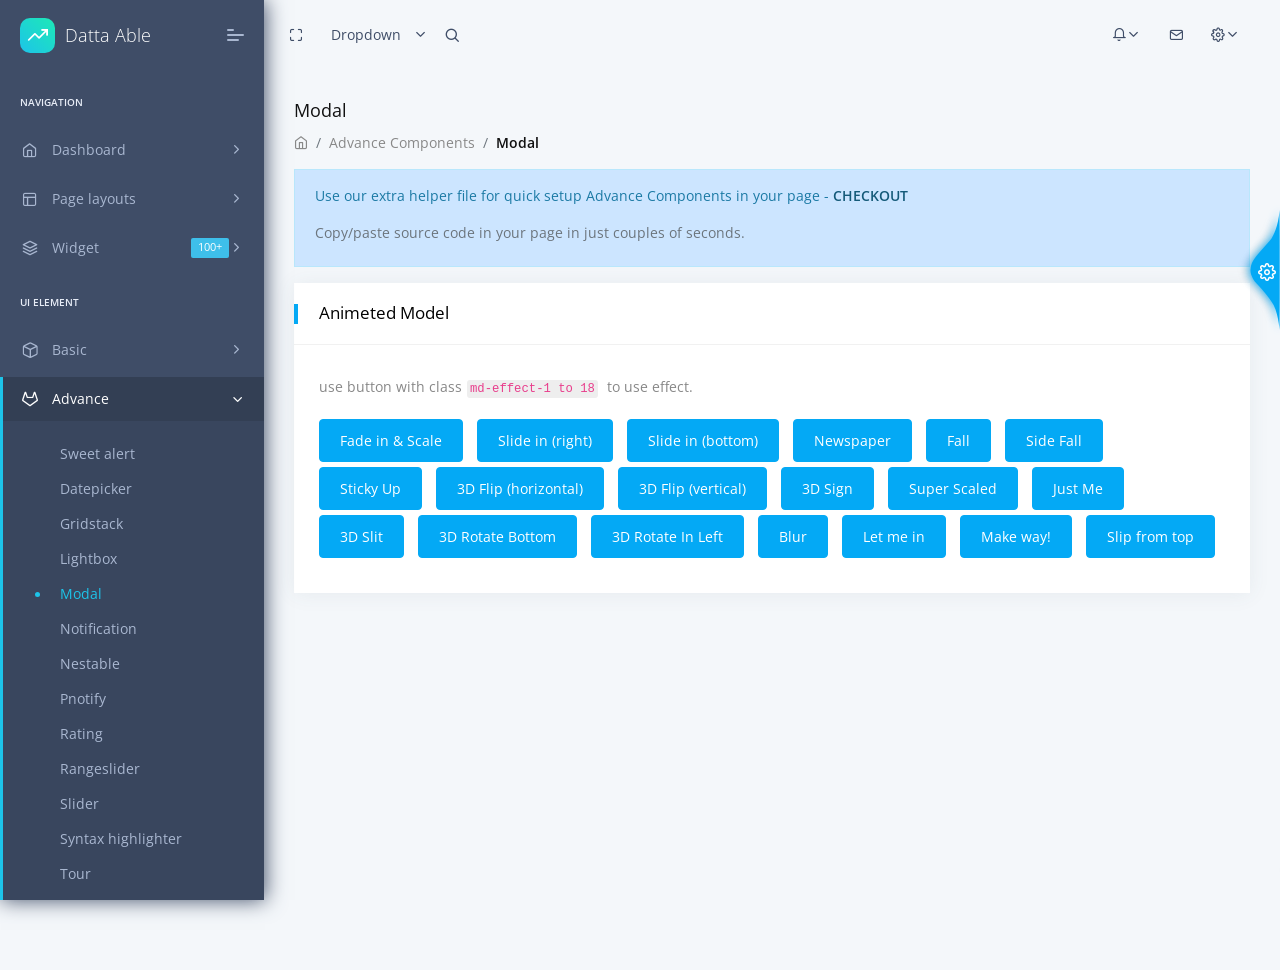
<file: datta-able/bootstrap/default/ac_modal.html>
<!DOCTYPE html>
<html lang="en">


<!-- Mirrored from html.codedthemes.com/datta-able/bootstrap/default/ac_modal.html by HTTrack Website Copier/3.x [XR&CO'2014], Sun, 16 Dec 2018 16:29:55 GMT -->
<!-- Added by HTTrack --><meta http-equiv="content-type" content="text/html;charset=UTF-8" /><!-- /Added by HTTrack -->
<head>
    <title>Datta Able - Modal</title>
    <!-- HTML5 Shim and Respond.js IE10 support of HTML5 elements and media queries -->
    <!-- WARNING: Respond.js doesn't work if you view the page via file:// -->
    <!--[if lt IE 10]>
		<script src="https://oss.maxcdn.com/libs/html5shiv/3.7.0/html5shiv.js"></script>
		<script src="https://oss.maxcdn.com/libs/respond.js/1.4.2/respond.min.js"></script>
		<![endif]-->
    <!-- Meta -->
    <meta charset="utf-8">
    <meta name="viewport" content="width=device-width, initial-scale=1.0, user-scalable=0, minimal-ui">
    <meta http-equiv="X-UA-Compatible" content="IE=edge" />
    <meta name="description" content="Datta Able Bootstrap admin template made using Bootstrap 4 and it has huge amount of ready made feature, UI components, pages which completely fulfills any dashboard needs." />
    <meta name="keywords" content="admin templates, bootstrap admin templates, bootstrap 4, dashboard, dashboard templets, sass admin templets, html admin templates, responsive, bootstrap admin templates free download,premium bootstrap admin templates, datta able, datta able bootstrap admin template">
    <meta name="author" content="Codedthemes" />

    <!-- Favicon icon -->
    <link rel="icon" href="http://html.codedthemes.com/datta-able/bootstrap/assets/images/favicon.ico" type="image/x-icon">
    <!-- fontawesome icon -->
    <link rel="stylesheet" href="../assets/fonts/fontawesome/css/fontawesome-all.min.css">
    <!-- animation css -->
    <link rel="stylesheet" href="../assets/plugins/animation/css/animate.min.css">
    <!-- modal-window-effects css -->
    <link rel="stylesheet" href="../assets/plugins/modal-window-effects/css/md-modal.css">
    <!-- vendor css -->
    <link rel="stylesheet" href="../assets/css/style.css">

</head>

<body>
    <!-- [ Pre-loader ] start -->
    <div class="loader-bg">
        <div class="loader-track">
            <div class="loader-fill"></div>
        </div>
    </div>
    <!-- [ Pre-loader ] End -->

    <!-- [ navigation menu ] start -->
    <nav class="pcoded-navbar">
        <div class="navbar-wrapper">
            <div class="navbar-brand header-logo">
                <a href="index-2.html" class="b-brand">
                    <div class="b-bg">
                        <i class="feather icon-trending-up"></i>
                    </div>
                    <span class="b-title">Datta Able</span>
                    </a>
                <a class="mobile-menu" id="mobile-collapse" href="javascript:"><span></span></a>
            </div>
            <div class="navbar-content scroll-div">
                <ul class="nav pcoded-inner-navbar">
                    <li class="nav-item pcoded-menu-caption">
                        <label>Navigation</label>
                    </li>
                    <li data-username="dashboard Default Ecommerce CRM Analytics Crypto Project" class="nav-item pcoded-hasmenu">
                        <a href="javascript:" class="nav-link"><span class="pcoded-micon"><i class="feather icon-home"></i></span><span class="pcoded-mtext">Dashboard</span></a>
                        <ul class="pcoded-submenu">
                            <li class=""><a href="index-2.html" class="">Default</a></li>
                            <li class=""><a href="dashboard-ecommerce.html" class="">Ecommerce</a></li>
                            <li class=""><a href="dashboard-crm.html" class="">CRM</a></li>
                            <li class=""><a href="dashboard-analytics.html" class="">Analytics</a></li>
                            <li class=""><a href="dashboard-crypto.html" class="">Crypto<span class="pcoded-badge label label-danger">NEW</span></a></li>
                            <li class=""><a href="dashboard-project.html" class="">Project</a></li>
                        </ul>
                    </li>
                    <li data-username="Vertical Horizontal Box Layout RTL fixed static collapse menu color icon dark" class="nav-item pcoded-hasmenu">
                        <a href="javascript:" class="nav-link"><span class="pcoded-micon"><i class="feather icon-layout"></i></span><span class="pcoded-mtext">Page layouts</span></a>
                        <ul class="pcoded-submenu">
                            <li class="pcoded-hasmenu"><a href="javascript:" class="">Vertical</a>
                                <ul class="pcoded-submenu">
                                    <li class=""><a href="layout-static.html" class="" target="_blank">Static</a></li>
                                    <li class=""><a href="layout-fixed.html" class="" target="_blank">Fixed</a></li>
                                    <li class=""><a href="layout-menu-fixed.html" class="" target="_blank">Navbar fixed</a></li>
                                    <li class=""><a href="layout-mini-menu.html" class="" target="_blank">Collapse menu</a></li>
                                </ul>
                            </li>
                            <li class=""><a href="layout-horizontal.html" class="" target="_blank">Horizontal</a></li>
                            <li class=""><a href="layout-box.html" class="" target="_blank">Box layout</a></li>
                            <li class=""><a href="layout-rtl.html" class="" target="_blank">RTL</a></li>
                            <li class=""><a href="layout-light.html" class="" target="_blank">Light layout</a></li>
                            <li class=""><a href="layout-dark.html" class="" target="_blank">Dark layout <span class="pcoded-badge label label-danger">Hot</span></a></li>
                            <li class=""><a href="layout-menu-icon.html" class="" target="_blank">Color icon</a></li>
                        </ul>
                    </li>
                    <li data-username="widget Statistic Data Table User card Chart" class="nav-item pcoded-hasmenu">
                        <a href="javascript:" class="nav-link"><span class="pcoded-micon"><i class="feather icon-layers"></i></span><span class="pcoded-mtext">Widget</span><span class="pcoded-badge label label-info">100+</span></a>
                        <ul class="pcoded-submenu">
                            <li class=""><a href="widget-statistic.html" class="">Statistic</a></li>
                            <li class=""><a href="widget-data.html" class="">Data</a></li>
                            <li class=""><a href="widget-table.html" class="">Table</a></li>
                            <li class=""><a href="widget-user-card.html" class="">User</a></li>
                            <li class=""><a href="widget-chart.html" class="">Chart</a></li>
                        </ul>
                    </li>
                    <li class="nav-item pcoded-menu-caption">
                        <label>UI Element</label>
                    </li>
                    <li data-username="basic components Button Alert Badges breadcrumb Paggination progress Tooltip popovers Carousel Cards Collapse Tabs pills Modal Grid System Typography Extra Shadows Embeds" class="nav-item pcoded-hasmenu">
                        <a href="javascript:" class="nav-link"><span class="pcoded-micon"><i class="feather icon-box"></i></span><span class="pcoded-mtext">Basic</span></a>
                        <ul class="pcoded-submenu">
                            <li class=""><a href="bc_alert.html" class="">Alert</a></li>
                            <li class=""><a href="bc_button.html" class="">Button</a></li>
                            <li class=""><a href="bc_badges.html" class="">Badges</a></li>
                            <li class=""><a href="bc_breadcrumb-pagination.html" class="">Breadcrumb & paggination</a></li>
                            <li class=""><a href="bc_card.html" class="">Cards</a></li>
                            <li class=""><a href="bc_collapse.html" class="">Collapse</a></li>
                            <li class=""><a href="bc_carousel.html" class="">Carousel</a></li>
                            <li class=""><a href="bc_grid.html" class="">Grid system</a></li>
                            <li class=""><a href="bc_progress.html" class="">Progress</a></li>
                            <li class=""><a href="bc_modal.html" class="">Modal</a></li>
                            <li class=""><a href="bc_tabs.html" class="">Tabs & pills</a></li>
                            <li class=""><a href="bc_typography.html" class="">Typography</a></li>
                            <li class=""><a href="bc_tooltip-popover.html" class="">Tooltip & popovers</a></li>
                            <li class=""><a href="bc_extra.html" class="">Other</a></li>
                        </ul>
                    </li>
                    <li data-username="advance components Alert gridstack lightbox modal notification pnotify rating rangeslider slider syntax highlighter Tour Tree view Nestable Toolbar" class="nav-item pcoded-hasmenu active pcoded-trigger">
                        <a href="javascript:" class="nav-link"><span class="pcoded-micon"><i class="feather icon-gitlab"></i></span><span class="pcoded-mtext">Advance</span></a>
                        <ul class="pcoded-submenu">
                            <li class=""><a href="ac_alert.html" class="">Sweet alert</a></li>
                            <li class=""><a href="ac-datepicker-componant.html" class="">Datepicker</a></li>
                            <li class=""><a href="ac_gridstack.html" class="">Gridstack</a></li>
                            <li class=""><a href="ac_lightbox.html" class="">Lightbox</a></li>
                            <li class="active"><a href="ac_modal.html" class="">Modal</a></li>
                            <li class=""><a href="ac_notification.html" class="">Notification</a></li>
                            <li class=""><a href="ac_nestable.html" class="">Nestable</a></li>
                            <li class=""><a href="ac_pnotify.html" class="">Pnotify</a></li>
                            <li class=""><a href="ac_rating.html" class="">Rating</a></li>
                            <li class=""><a href="ac_rangeslider.html" class="">Rangeslider</a></li>
                            <li class=""><a href="ac_slider.html" class="">Slider</a></li>
                            <li class=""><a href="ac_syntax_highlighter.html" class="">Syntax highlighter</a></li>
                            <li class=""><a href="ac_tour.html" class="">Tour</a></li>
                            <li class=""><a href="ac_treeview.html" class="">Tree view</a></li>
                            <li class=""><a href="ac_toolbar.html" class="">Toolbar</a></li>
                        </ul>
                    </li>
                    <li data-username="extra components Session Timeout Session Idle Timeout Offline" class="nav-item pcoded-hasmenu">
                        <a href="javascript:" class=	"nav-link "><span class="pcoded-micon"><i class="feather icon-package"></i></span><span class="pcoded-mtext">Extra</span></a>
                        <ul class="pcoded-submenu">
                            <li class=""><a href="ec-session-timeout.html" class="">Session timeout</a></li>
                            <li class=""><a href="ec-session-idle-timeout.html" class="">Session idle timeout</a></li>
                            <li class=""><a href="ec-offline.html" class="">Offline</a></li>
                        </ul>
                    </li>
                    <li data-username="Animations" class="nav-item"><a href="animation.html" class="nav-link"><span class="pcoded-micon"><i class="feather icon-aperture"></i></span><span class="pcoded-mtext">Animations</span></a></li>
                    <li data-username="icons Feather Fontawsome flag material simple line themify" class="nav-item pcoded-hasmenu">
                        <a href="javascript:" class="nav-link"><span class="pcoded-micon"><i class="feather icon-feather"></i></span><span class="pcoded-mtext">Icons</span></a>
                        <ul class="pcoded-submenu">
                            <li class=""><a href="icon-feather.html" class="">Feather<span class="pcoded-badge label label-danger">NEW</span></a></li>
                            <li class=""><a href="icon-fontawsome.html" class="">Font Awesome 5<span class="pcoded-badge label label-primary">1000+</span></a></li>
                            <li class=""><a href="icon-flag.html" class="">Flag</a></li>
                            <li class=""><a href="icon-material.html" class="">Material</a></li>
                            <li class=""><a href="icon-simple-line.html" class="">Simple line</a></li>
                            <li class=""><a href="icon-themify.html" class="">Themify</a></li>
                        </ul>
                    </li>
                    <li class="nav-item pcoded-menu-caption">
                        <label>Forms</label>
                    </li>
                    <li data-username="form elements advance componant validation masking wizard picker select" class="nav-item pcoded-hasmenu">
                        <a href="javascript:" class="nav-link"><span class="pcoded-micon"><i class="feather icon-file-text"></i></span><span class="pcoded-mtext">Forms</span></a>
                        <ul class="pcoded-submenu">
                            <li class=""><a href="form_elements.html" class="">Form elements</a></li>
                            <li class=""><a href="form-elements-advance.html" class="">Form advance</a></li>
                            <li class=""><a href="form-validation.html" class="">Form validation</a></li>
                            <li class=""><a href="form-masking.html" class="">Form masking</a></li>
                            <li class=""><a href="form-wizard.html" class="">Form wizard</a></li>
                            <li class=""><a href="form-picker.html" class="">Form picker</a></li>
                            <li class=""><a href="form-select.html" class="">Form select</a></li>
                        </ul>
                    </li>
                    <li class="nav-item pcoded-menu-caption">
                        <label>table</label>
                    </li>
                    <li data-username="Table bootstrap datatable footable" class="nav-item pcoded-hasmenu">
                        <a href="javascript:" class="nav-link"><span class="pcoded-micon"><i class="feather icon-server"></i></span><span class="pcoded-mtext">Table</span></a>
                        <ul class="pcoded-submenu">
                            <li class=""><a href="tbl_bootstrap.html" class="">Bootstrap</a></li>
                            <li class=""><a href="tbl_datatable.html" class="">Data table</a></li>
                            <li class=""><a href="tbl_foo.html" class="">Foo table</a></li>
                        </ul>
                    </li>
                    <li class="nav-item pcoded-menu-caption">
                        <label>Chart & Maps</label>
                    </li>
                    <li data-username="Charts AM Chart js Echart Google Highchart Knob Morris Nvd3 Peity Radial" class="nav-item pcoded-hasmenu">
                        <a href="javascript:" class="nav-link"><span class="pcoded-micon"><i class="feather icon-pie-chart"></i></span><span class="pcoded-mtext">Chart</span></a>
                        <ul class="pcoded-submenu">
                            <li class=""><a href="chart-am.html" class="">amChart 4</a></li>
                            <li class=""><a href="chart-chartjs.html" class="">Chart js</a></li>
                            <li class=""><a href="chart-echart.html" class="">Echart</a></li>
                            <li class=""><a href="chart-google.html" class="">Google</a></li>
                            <li class=""><a href="chart-highchart.html" class="">Highchart</a></li>
                            <li class=""><a href="chart-knob.html" class="">Knob</a></li>
                            <li class=""><a href="chart-morris.html" class="">Morris</a></li>
                            <li class=""><a href="chart-nvd3.html" class="">Nvd3</a></li>
                            <li class=""><a href="chart-peity.html" class="">Peity</a></li>
                            <li class=""><a href="chart-radial.html" class="">Radial</a></li>
                        </ul>
                    </li>
                    <li data-username="Maps Google Vector Google Map Search API Location" class="nav-item pcoded-hasmenu">
                        <a href="javascript:" class="nav-link"><span class="pcoded-micon"><i class="feather icon-map"></i></span><span class="pcoded-mtext">Maps</span></a>
                        <ul class="pcoded-submenu">
                            <li class=""><a href="map-google.html" class="">Google</a></li>
                            <li class=""><a href="map-vector.html" class="">Vector</a></li>
                            <li class=""><a href="map-api.html" class="">Gmap search API</a></li>
                            <li class=""><a href="map-location.html" class="">Location</a></li>
                        </ul>
                    </li>
                    <li data-username="landing page" class="nav-item"><a href="extra-pages/landingpage/index.html" class="nav-link" target="_blank"><span class="pcoded-micon"><i class="feather icon-navigation-2"></i></span><span class="pcoded-mtext">Landing page</span></a></li>
                    <li class="nav-item pcoded-menu-caption">
                        <label>Pages</label>
                    </li>
                    <li data-username="Authentication Sign up Sign in reset password Change password Personal information profile settings map form subscribe" class="nav-item pcoded-hasmenu">
                        <a href="javascript:" class="nav-link"><span class="pcoded-micon"><i class="feather icon-lock"></i></span><span class="pcoded-mtext">Authentication</span></a>
                        <ul class="pcoded-submenu">
                            <li class=""><a href="auth-signup.html" class="" target="_blank">Sign up</a></li>
                            <li class=""><a href="auth-signin.html" class="" target="_blank">Sign in</a></li>
                            <li class=""><a href="auth-reset-password.html" class="" target="_blank">Reset password</a></li>
                            <li class=""><a href="auth-change-password.html" class="" target="_blank">Change password</a></li>
                            <li class=""><a href="auth-Personal-Information.html" class="" target="_blank">Personal information</a></li>
                            <li class=""><a href="auth-profile-settings.html" class="" target="_blank">Profile settings</a></li>
                            <li class=""><a href="auth-map-form.html" class="" target="_blank">Map form</a></li>
                            <li class=""><a href="auth-subscribe.html" class="" target="_blank">Subscribe</a></li>
                        </ul>
                    </li>
                    <li data-username="Maintenance Error Comming soon offline ui" class="nav-item pcoded-hasmenu">
                        <a href="javascript:" class="nav-link"><span class="pcoded-micon"><i class="feather icon-sliders"></i></span><span class="pcoded-mtext">Maintenance</span></a>
                        <ul class="pcoded-submenu">
                            <li class=""><a href="maint-error.html" class="">Error</a></li>
                            <li class=""><a href="maint-coming-soon.html" class="">Coming soon</a></li>
                            <li class=""><a href="maint-offline-ui.html" class="" target="_blank">Offline UI</a></li>
                        </ul>
                    </li>
                    <li class="nav-item pcoded-menu-caption">
                        <label>App</label>
                    </li>
                    <li data-username="message" class="nav-item"><a href="message.html" class="nav-link"><span class="pcoded-micon"><i class="feather icon-message-circle"></i></span><span class="pcoded-mtext">Message</span></a></li>
                    <li data-username="Task list board details" class="nav-item pcoded-hasmenu">
                        <a href="javascript:" class="nav-link"><span class="pcoded-micon"><i class="feather icon-clipboard"></i></span><span class="pcoded-mtext">Task</span></a>
                        <ul class="pcoded-submenu">
                            <li class=""><a href="task-list.html" class="">List</a></li>
                            <li class=""><a href="task-board.html" class="">Board</a></li>
                            <li class=""><a href="task-detail.html" class="">Detail</a></li>
                        </ul>
                    </li>
                    <li data-username="To-Do notes" class="nav-item pcoded-hasmenu">
                        <a href="javascript:" class="nav-link"><span class="pcoded-micon"><i class="feather icon-check-square"></i></span><span class="pcoded-mtext">To-Do</span></a>
                        <ul class="pcoded-submenu">
                            <li class=""><a href="todo.html" class="">To-Do</a></li>
                            <li class=""><a href="notes.html" class="">Notes</a></li>
                        </ul>
                    </li>
                    <li data-username="Gallery Grid Masonry Advance" class="nav-item pcoded-hasmenu">
                        <a href="javascript:" class="nav-link"><span class="pcoded-micon"><i class="feather icon-image"></i></span><span class="pcoded-mtext">Gallery</span></a>
                        <ul class="pcoded-submenu">
                            <li class=""><a href="gallery-grid.html" class="">Grid</a></li>
                            <li class=""><a href="gallery-masonry.html" class="">Masonry</a></li>
                            <li class=""><a href="gallery-advance.html" class="">Advance</a></li>
                        </ul>
                    </li>
                    <li class="nav-item pcoded-menu-caption">
                        <label>Extension</label>
                    </li>
                    <li data-username="Editor CK-Editor Tinemce" class="nav-item pcoded-hasmenu">
                        <a href="javascript:" class="nav-link"><span class="pcoded-micon"><i class="feather icon-file-plus"></i></span><span class="pcoded-mtext">Editor</span></a>
                        <ul class="pcoded-submenu">
                            <li class="pcoded-hasmenu">
                                <a href="javascript:" class="">CK editor</a>
                                <ul class="pcoded-submenu">
                                    <li class=""><a href="editor-classic.html" class="">Classic</a></li>
                                    <li class=""><a href="editor-balloon.html" class="">Balloon</a></li>
                                    <li class=""><a href="editor-inline.html" class="">Inline</a></li>
                                    <li class=""><a href="editor-document.html" class="">Document</a></li>
                                </ul>
                            </li>
                            <li class=""><a href="editor-tinymce.html" class="">Tinymce editor</a></li>
                        </ul>
                    </li>
                    <li data-username="Invoice Summury List" class="nav-item pcoded-hasmenu">
                        <a href="javascript:" class="nav-link"><span class="pcoded-micon"><i class="feather icon-file-minus"></i></span><span class="pcoded-mtext">Invoice</span></a>
                        <ul class="pcoded-submenu">
                            <li class=""><a href="invoice.html" class="">Invoice</a></li>
                            <li class=""><a href="invoice-summary.html" class="">Invoice summary</a></li>
                            <li class=""><a href="invoice-list.html" class="">Invoice list</a></li>
                        </ul>
                    </li>
                    <li data-username="Full Calendar" class="nav-item"><a href="full-calendar.html" class="nav-link"><span class="pcoded-micon"><i class="feather icon-calendar"></i></span><span class="pcoded-mtext">Full calendar</span></a></li>
                    <li data-username="File Upload" class="nav-item"><a href="file-upload.html" class="nav-link"><span class="pcoded-micon"><i class="feather icon-upload-cloud"></i></span><span class="pcoded-mtext">File upload</span></a></li>
                    <li class="nav-item pcoded-menu-caption">
                        <label>Other</label>
                    </li>
                    <li data-username="Menu levels Menu level 2.1 Menu level 2.2" class="nav-item pcoded-hasmenu">
                        <a href="javascript:" class="nav-link"><span class="pcoded-micon"><i class="feather icon-menu"></i></span><span class="pcoded-mtext">Menu levels</span></a>
                        <ul class="pcoded-submenu">
                            <li class=""><a href="#" class="">Menu Level 2.1</a></li>
                            <li class="pcoded-hasmenu">
                                <a href="javascript:" class="">Menu level 2.2</a>
                                <ul class="pcoded-submenu">
                                    <li class=""><a href="#" class="">Menu level 3.1</a></li>
                                    <li class=""><a href="#" class="">Menu level 3.2</a></li>
                                </ul>
                            </li>
                        </ul>
                    </li>
                    <li data-username="Disabled Menu" class="nav-item disabled"><a href="javascript:" class="nav-link"><span class="pcoded-micon"><i class="feather icon-power"></i></span><span class="pcoded-mtext">Disabled menu</span></a></li>
                    <li data-username="Sample Page" class="nav-item"><a href="sample-page.html" class="nav-link"><span class="pcoded-micon"><i class="feather icon-sidebar"></i></span><span class="pcoded-mtext">Sample page</span></a></li>
                    <li class="nav-item pcoded-menu-caption">
                        <label>Support</label>
                    </li>
                    <li data-username="Documentation" class="nav-item"><a href="docs.html" class="nav-link" target="_blank"><span class="pcoded-micon"><i class="feather icon-book"></i></span><span class="pcoded-mtext">Documentation</span></a></li>
                    <li data-username="Need Support" class="nav-item"><a href="https://codedthemes.support-hub.io/" class="nav-link" target="_blank"><span class="pcoded-micon"><i class="feather icon-help-circle"></i></span><span class="pcoded-mtext">Need support ?</span></a></li>
                </ul>
            </div>
        </div>
    </nav>
    <!-- [ navigation menu ] end -->

    <!-- [ Header ] start -->
    <header class="navbar pcoded-header navbar-expand-lg navbar-light">
        <div class="m-header">
            <a class="mobile-menu" id="mobile-collapse1" href="javascript:"><span></span></a>
            <a href="index-2.html" class="b-brand">
                   <div class="b-bg">
                       <i class="feather icon-trending-up"></i>
                   </div>
                   <span class="b-title">Datta Able</span>
               </a>
        </div>
        <a class="mobile-menu" id="mobile-header" href="javascript:">
            <i class="feather icon-more-horizontal"></i>
        </a>
        <div class="collapse navbar-collapse">
            <ul class="navbar-nav mr-auto">
                <li><a href="javascript:" class="full-screen" onclick="javascript:toggleFullScreen()"><i class="feather icon-maximize"></i></a></li>
                <li class="nav-item dropdown">
                    <a class="dropdown-toggle" href="javascript:" data-toggle="dropdown">Dropdown</a>
                    <ul class="dropdown-menu">
                        <li><a class="dropdown-item" href="javascript:">Action</a></li>
                        <li><a class="dropdown-item" href="javascript:">Another action</a></li>
                        <li><a class="dropdown-item" href="javascript:">Something else here</a></li>
                    </ul>
                </li>
                <li class="nav-item">
                    <div class="main-search">
                        <div class="input-group">
                            <input type="text" id="m-search" class="form-control" placeholder="Search . . .">
                            <a href="javascript:" class="input-group-append search-close">
                                <i class="feather icon-x input-group-text"></i>
                            </a>
                            <span class="input-group-append search-btn btn btn-primary">
                                <i class="feather icon-search input-group-text"></i>
                            </span>
                        </div>
                    </div>
                </li>
            </ul>
            <ul class="navbar-nav ml-auto">
                <li>
                    <div class="dropdown">
                        <a class="dropdown-toggle" href="javascript:" data-toggle="dropdown"><i class="icon feather icon-bell"></i></a>
                        <div class="dropdown-menu dropdown-menu-right notification">
                            <div class="noti-head">
                                <h6 class="d-inline-block m-b-0">Notifications</h6>
                                <div class="float-right">
                                    <a href="javascript:" class="m-r-10">mark as read</a>
                                    <a href="javascript:">clear all</a>
                                </div>
                            </div>
                            <ul class="noti-body">
                                <li class="n-title">
                                    <p class="m-b-0">NEW</p>
                                </li>
                                <li class="notification">
                                    <div class="media">
                                        <img class="img-radius" src="../assets/images/user/avatar-1.jpg" alt="Generic placeholder image">
                                        <div class="media-body">
                                            <p><strong>John Doe</strong><span class="n-time text-muted"><i class="icon feather icon-clock m-r-10"></i>30 min</span></p>
                                            <p>New ticket Added</p>
                                        </div>
                                    </div>
                                </li>
                                <li class="n-title">
                                    <p class="m-b-0">EARLIER</p>
                                </li>
                                <li class="notification">
                                    <div class="media">
                                        <img class="img-radius" src="../assets/images/user/avatar-2.jpg" alt="Generic placeholder image">
                                        <div class="media-body">
                                            <p><strong>Joseph William</strong><span class="n-time text-muted"><i class="icon feather icon-clock m-r-10"></i>30 min</span></p>
                                            <p>Prchace New Theme and make payment</p>
                                        </div>
                                    </div>
                                </li>
                                <li class="notification">
                                    <div class="media">
                                        <img class="img-radius" src="../assets/images/user/avatar-3.jpg" alt="Generic placeholder image">
                                        <div class="media-body">
                                            <p><strong>Sara Soudein</strong><span class="n-time text-muted"><i class="icon feather icon-clock m-r-10"></i>30 min</span></p>
                                            <p>currently login</p>
                                        </div>
                                    </div>
                                </li>
                            </ul>
                            <div class="noti-footer">
                                <a href="javascript:">show all</a>
                            </div>
                        </div>
                    </div>
                </li>
                <li><a href="javascript:" class="displayChatbox"><i class="icon feather icon-mail"></i></a></li>
                <li>
                    <div class="dropdown drp-user">
                        <a href="javascript:" class="dropdown-toggle" data-toggle="dropdown">
                            <i class="icon feather icon-settings"></i>
                        </a>
                        <div class="dropdown-menu dropdown-menu-right profile-notification">
                            <div class="pro-head">
                                <img src="../assets/images/user/avatar-1.jpg" class="img-radius" alt="User-Profile-Image">
                                <span>John Doe</span>
                                <a href="auth-signin.html" class="dud-logout" title="Logout">
                                    <i class="feather icon-log-out"></i>
                                </a>
                            </div>
                            <ul class="pro-body">
                                <li><a href="javascript:" class="dropdown-item"><i class="feather icon-settings"></i> Settings</a></li>
                                <li><a href="javascript:" class="dropdown-item"><i class="feather icon-user"></i> Profile</a></li>
                                <li><a href="message.html" class="dropdown-item"><i class="feather icon-mail"></i> My Messages</a></li>
                                <li><a href="auth-signin.html" class="dropdown-item"><i class="feather icon-lock"></i> Lock Screen</a></li>
                            </ul>
                        </div>
                    </div>
                </li>
            </ul>
        </div>
    </header>
    <!-- [ Header ] end -->

    <!-- [ chat user list ] start -->
    <section class="header-user-list">
        <div class="h-list-header">
            <div class="input-group">
                <input type="text" id="search-friends" class="form-control" placeholder="Search Friend . . .">
            </div>
        </div>
        <div class="h-list-body">
            <a href="javascript:" class="h-close-text"><i class="feather icon-chevrons-right"></i></a>
            <div class="main-friend-cont scroll-div">
                <div class="main-friend-list">
                    <div class="media userlist-box" data-id="1" data-status="online" data-username="Josephin Doe">
                        <a class="media-left" href="javascript:"><img class="media-object img-radius" src="../assets/images/user/avatar-1.jpg" alt="Generic placeholder image ">
                            <div class="live-status">3</div>
                        </a>
                        <div class="media-body">
                            <h6 class="chat-header">Josephin Doe<small class="d-block text-c-green">Typing  . . </small></h6>
                        </div>
                    </div>
                    <div class="media userlist-box" data-id="2" data-status="online" data-username="Lary Doe">
                        <a class="media-left" href="javascript:"><img class="media-object img-radius" src="../assets/images/user/avatar-2.jpg" alt="Generic placeholder image">
                            <div class="live-status">1</div>
                        </a>
                        <div class="media-body">
                            <h6 class="chat-header">Lary Doe<small class="d-block text-c-green">online</small></h6>
                        </div>
                    </div>
                    <div class="media userlist-box" data-id="3" data-status="online" data-username="Alice">
                        <a class="media-left" href="javascript:"><img class="media-object img-radius" src="../assets/images/user/avatar-3.jpg" alt="Generic placeholder image"></a>
                        <div class="media-body">
                            <h6 class="chat-header">Alice<small class="d-block text-c-green">online</small></h6>
                        </div>
                    </div>
                    <div class="media userlist-box" data-id="4" data-status="offline" data-username="Alia">
                        <a class="media-left" href="javascript:"><img class="media-object img-radius" src="../assets/images/user/avatar-1.jpg" alt="Generic placeholder image">
                            <div class="live-status">1</div>
                        </a>
                        <div class="media-body">
                            <h6 class="chat-header">Alia<small class="d-block text-muted">10 min ago</small></h6>
                        </div>
                    </div>
                    <div class="media userlist-box" data-id="5" data-status="offline" data-username="Suzen">
                        <a class="media-left" href="javascript:"><img class="media-object img-radius" src="../assets/images/user/avatar-4.jpg" alt="Generic placeholder image"></a>
                        <div class="media-body">
                            <h6 class="chat-header">Suzen<small class="d-block text-muted">15 min ago</small></h6>
                        </div>
                    </div>
                    <div class="media userlist-box" data-id="1" data-status="online" data-username="Josephin Doe">
                        <a class="media-left" href="javascript:"><img class="media-object img-radius" src="../assets/images/user/avatar-1.jpg" alt="Generic placeholder image ">
                            <div class="live-status">3</div>
                        </a>
                        <div class="media-body">
                            <h6 class="chat-header">Josephin Doe<small class="d-block text-c-green">Typing  . . </small></h6>
                        </div>
                    </div>
                    <div class="media userlist-box" data-id="2" data-status="online" data-username="Lary Doe">
                        <a class="media-left" href="javascript:"><img class="media-object img-radius" src="../assets/images/user/avatar-2.jpg" alt="Generic placeholder image">
                            <div class="live-status">1</div>
                        </a>
                        <div class="media-body">
                            <h6 class="chat-header">Lary Doe<small class="d-block text-c-green">online</small></h6>
                        </div>
                    </div>
                    <div class="media userlist-box" data-id="3" data-status="online" data-username="Alice">
                        <a class="media-left" href="javascript:"><img class="media-object img-radius" src="../assets/images/user/avatar-3.jpg" alt="Generic placeholder image"></a>
                        <div class="media-body">
                            <h6 class="chat-header">Alice<small class="d-block text-c-green">online</small></h6>
                        </div>
                    </div>
                    <div class="media userlist-box" data-id="4" data-status="offline" data-username="Alia">
                        <a class="media-left" href="javascript:"><img class="media-object img-radius" src="../assets/images/user/avatar-1.jpg" alt="Generic placeholder image">
                            <div class="live-status">1</div>
                        </a>
                        <div class="media-body">
                            <h6 class="chat-header">Alia<small class="d-block text-muted">10 min ago</small></h6>
                        </div>
                    </div>
                    <div class="media userlist-box" data-id="5" data-status="offline" data-username="Suzen">
                        <a class="media-left" href="javascript:"><img class="media-object img-radius" src="../assets/images/user/avatar-4.jpg" alt="Generic placeholder image"></a>
                        <div class="media-body">
                            <h6 class="chat-header">Suzen<small class="d-block text-muted">15 min ago</small></h6>
                        </div>
                    </div>
                    <div class="media userlist-box" data-id="1" data-status="online" data-username="Josephin Doe">
                        <a class="media-left" href="javascript:"><img class="media-object img-radius" src="../assets/images/user/avatar-1.jpg" alt="Generic placeholder image ">
                            <div class="live-status">3</div>
                        </a>
                        <div class="media-body">
                            <h6 class="chat-header">Josephin Doe<small class="d-block text-c-green">Typing  . . </small></h6>
                        </div>
                    </div>
                    <div class="media userlist-box" data-id="2" data-status="online" data-username="Lary Doe">
                        <a class="media-left" href="javascript:"><img class="media-object img-radius" src="../assets/images/user/avatar-2.jpg" alt="Generic placeholder image">
                            <div class="live-status">1</div>
                        </a>
                        <div class="media-body">
                            <h6 class="chat-header">Lary Doe<small class="d-block text-c-green">online</small></h6>
                        </div>
                    </div>
                    <div class="media userlist-box" data-id="3" data-status="online" data-username="Alice">
                        <a class="media-left" href="javascript:"><img class="media-object img-radius" src="../assets/images/user/avatar-3.jpg" alt="Generic placeholder image"></a>
                        <div class="media-body">
                            <h6 class="chat-header">Alice<small class="d-block text-c-green">online</small></h6>
                        </div>
                    </div>
                    <div class="media userlist-box" data-id="4" data-status="offline" data-username="Alia">
                        <a class="media-left" href="javascript:"><img class="media-object img-radius" src="../assets/images/user/avatar-1.jpg" alt="Generic placeholder image">
                            <div class="live-status">1</div>
                        </a>
                        <div class="media-body">
                            <h6 class="chat-header">Alia<small class="d-block text-muted">10 min ago</small></h6>
                        </div>
                    </div>
                    <div class="media userlist-box" data-id="5" data-status="offline" data-username="Suzen">
                        <a class="media-left" href="javascript:"><img class="media-object img-radius" src="../assets/images/user/avatar-4.jpg" alt="Generic placeholder image"></a>
                        <div class="media-body">
                            <h6 class="chat-header">Suzen<small class="d-block text-muted">15 min ago</small></h6>
                        </div>
                    </div>
                    <div class="media userlist-box" data-id="1" data-status="online" data-username="Josephin Doe">
                        <a class="media-left" href="javascript:"><img class="media-object img-radius" src="../assets/images/user/avatar-1.jpg" alt="Generic placeholder image ">
                            <div class="live-status">3</div>
                        </a>
                        <div class="media-body">
                            <h6 class="chat-header">Josephin Doe<small class="d-block text-c-green">Typing  . . </small></h6>
                        </div>
                    </div>
                    <div class="media userlist-box" data-id="2" data-status="online" data-username="Lary Doe">
                        <a class="media-left" href="javascript:"><img class="media-object img-radius" src="../assets/images/user/avatar-2.jpg" alt="Generic placeholder image">
                            <div class="live-status">1</div>
                        </a>
                        <div class="media-body">
                            <h6 class="chat-header">Lary Doe<small class="d-block text-c-green">online</small></h6>
                        </div>
                    </div>
                    <div class="media userlist-box" data-id="3" data-status="online" data-username="Alice">
                        <a class="media-left" href="javascript:"><img class="media-object img-radius" src="../assets/images/user/avatar-3.jpg" alt="Generic placeholder image"></a>
                        <div class="media-body">
                            <h6 class="chat-header">Alice<small class="d-block text-c-green">online</small></h6>
                        </div>
                    </div>
                    <div class="media userlist-box" data-id="4" data-status="offline" data-username="Alia">
                        <a class="media-left" href="javascript:"><img class="media-object img-radius" src="../assets/images/user/avatar-1.jpg" alt="Generic placeholder image">
                            <div class="live-status">1</div>
                        </a>
                        <div class="media-body">
                            <h6 class="chat-header">Alia<small class="d-block text-muted">10 min ago</small></h6>
                        </div>
                    </div>
                    <div class="media userlist-box" data-id="5" data-status="offline" data-username="Suzen">
                        <a class="media-left" href="javascript:"><img class="media-object img-radius" src="../assets/images/user/avatar-4.jpg" alt="Generic placeholder image"></a>
                        <div class="media-body">
                            <h6 class="chat-header">Suzen<small class="d-block text-muted">15 min ago</small></h6>
                        </div>
                    </div>
                </div>
            </div>
        </div>
    </section>
    <!-- [ chat user list ] end -->

    <!-- [ chat message ] start -->
    <section class="header-chat">
        <div class="h-list-header">
            <h6>Josephin Doe</h6>
            <a href="javascript:" class="h-back-user-list"><i class="feather icon-chevron-left"></i></a>
        </div>
        <div class="h-list-body">
            <div class="main-chat-cont scroll-div">
                <div class="main-friend-chat">
                    <div class="media chat-messages">
                        <a class="media-left photo-table" href="javascript:"><img class="media-object img-radius img-radius m-t-5" src="../assets/images/user/avatar-2.jpg" alt="Generic placeholder image"></a>
                        <div class="media-body chat-menu-content">
                            <div class="">
                                <p class="chat-cont">hello Datta! Will you tell me something</p>
                                <p class="chat-cont">about yourself?</p>
                            </div>
                            <p class="chat-time">8:20 a.m.</p>
                        </div>
                    </div>
                    <div class="media chat-messages">
                        <div class="media-body chat-menu-reply">
                            <div class="">
                                <p class="chat-cont">Ohh! very nice</p>
                            </div>
                            <p class="chat-time">8:22 a.m.</p>
                        </div>
                    </div>
                    <div class="media chat-messages">
                        <a class="media-left photo-table" href="javascript:"><img class="media-object img-radius img-radius m-t-5" src="../assets/images/user/avatar-2.jpg" alt="Generic placeholder image"></a>
                        <div class="media-body chat-menu-content">
                            <div class="">
                                <p class="chat-cont">can you help me?</p>
                            </div>
                            <p class="chat-time">8:20 a.m.</p>
                        </div>
                    </div>
                </div>
            </div>
        </div>
        <div class="h-list-footer">
            <div class="input-group">
                <input type="file" class="chat-attach" style="display:none">
                <a href="javascript:" class="input-group-prepend btn btn-success btn-attach">
                    <i class="feather icon-paperclip"></i>
                </a>
                <input type="text" name="h-chat-text" class="form-control h-send-chat" placeholder="Write hear . . ">
                <button type="submit" class="input-group-append btn-send btn btn-primary">
                    <i class="feather icon-message-circle"></i>
                </button>
            </div>
        </div>
    </section>
    <!-- [ chat message ] end -->

    <!-- [ Main Content ] start -->
    <section class="pcoded-main-container">
        <div class="pcoded-wrapper">
            <div class="pcoded-content">
                <div class="pcoded-inner-content">
                    <!-- [ breadcrumb ] start -->
                    <div class="page-header">
                        <div class="page-block">
                            <div class="row align-items-center">
                                <div class="col-md-12">
                                    <div class="page-header-title">
                                        <h5 class="m-b-10">Modal</h5>
                                    </div>
                                    <ul class="breadcrumb">
                                        <li class="breadcrumb-item"><a href="index-2.html"><i class="feather icon-home"></i></a></li>
                                        <li class="breadcrumb-item"><a href="#!">Advance Components</a></li>
                                        <li class="breadcrumb-item"><a href="javascript:">Modal</a></li>
                                    </ul>
                                </div>
                            </div>
                        </div>
                    </div>
                    <!-- [ breadcrumb ] end -->
                    <div class="main-body">
                        <div class="page-wrapper">
                            <!-- [ Main Content ] start -->
                            <div class="row">
                                <div class="col-sm-12">
                                    <div class="alert alert-primary" role="alert">
                                        <p>Use our extra helper file for quick setup Advance Components in your page - <a href="index-ac-package.html" target="_blank" class="alert-link">CHECKOUT</a></p>
										<label class="text-muted">Copy/paste source code in your page in just couples of seconds.</label>
                                    </div>
                                </div>
                                <!-- [ modal ] start -->
                                <div class="col-sm-12">
                                    <div class="card">
                                        <div class="card-header">
                                            <h5>Animeted Model</h5>
                                        </div>
                                        <div class="card-block">
                                            <p>use button with class<code> md-effect-1 to 18</code> to use effect.</p>
                                            <div class="main clearfix">
                                                <div class="column">
                                                    <button class="btn btn-primary md-trigger" data-modal="modal-1">Fade in &amp; Scale</button>
                                                    <button class="btn btn-primary md-trigger" data-modal="modal-2">Slide in (right)</button>
                                                    <button class="btn btn-primary md-trigger" data-modal="modal-3">Slide in (bottom)</button>
                                                    <button class="btn btn-primary md-trigger" data-modal="modal-4">Newspaper</button>
                                                    <button class="btn btn-primary md-trigger" data-modal="modal-5">Fall</button>
                                                    <button class="btn btn-primary md-trigger" data-modal="modal-6">Side Fall</button>
                                                    <button class="btn btn-primary md-trigger" data-modal="modal-7">Sticky Up</button>
                                                    <button class="btn btn-primary md-trigger" data-modal="modal-8">3D Flip (horizontal)</button>
                                                    <button class="btn btn-primary md-trigger" data-modal="modal-9">3D Flip (vertical)</button>
                                                    <button class="btn btn-primary md-trigger" data-modal="modal-10">3D Sign</button>
                                                    <button class="btn btn-primary md-trigger" data-modal="modal-11">Super Scaled</button>
                                                    <button class="btn btn-primary md-trigger" data-modal="modal-12">Just Me</button>
                                                    <button class="btn btn-primary md-trigger" data-modal="modal-13">3D Slit</button>
                                                    <button class="btn btn-primary md-trigger" data-modal="modal-14">3D Rotate Bottom</button>
                                                    <button class="btn btn-primary md-trigger" data-modal="modal-15">3D Rotate In Left</button>
                                                    <button class="btn btn-primary md-trigger" data-modal="modal-16">Blur</button>
                                                    <button class="btn btn-primary md-trigger md-setperspective" data-modal="modal-17">Let me in</button>
                                                    <button class="btn btn-primary md-trigger md-setperspective" data-modal="modal-18">Make way!</button>
                                                    <button class="btn btn-primary md-trigger md-setperspective" data-modal="modal-19">Slip from top</button>
                                                </div>
                                            </div>
                                        </div>
                                    </div>
                                </div>
                                <!-- [ modal ] end -->
                            </div>
                            <!-- [ Main Content ] end -->
                        </div>
                    </div>
                </div>
            </div>
        </div>
    </section>
    <!-- [ Main Content ] end -->

    <!-- [ animated model content ] start -->
    <!-- All modals added here for the demo. You would of course just have one, dynamically created -->
    <div class="md-modal md-effect-1" id="modal-1">
        <div class="md-content">
            <h3 class="theme-bg2">Modal Dialog</h3>
            <div>
                <p>This is a modal window. You can do the following things with it:</p>
                <ul>
                    <li><strong>Read:</strong> modal windows will probably tell you something important so don't forget to read what they say.</li>
                    <li><strong>Look:</strong> a modal window enjoys a certain kind of attention; just look at it and appreciate its presence.</li>
                    <li><strong>Close:</strong> click on the button below to close the modal.</li>
                </ul>
                <button class="btn btn-primary md-close">Close me!</button>
            </div>
        </div>
    </div>
    <div class="md-modal md-effect-2" id="modal-2">
        <div class="md-content">
            <h3 class="theme-bg2">Modal Dialog</h3>
            <div>
                <p>This is a modal window. You can do the following things with it:</p>
                <ul>
                    <li><strong>Read:</strong> modal windows will probably tell you something important so don't forget to read what they say.</li>
                    <li><strong>Look:</strong> a modal window enjoys a certain kind of attention; just look at it and appreciate its presence.</li>
                    <li><strong>Close:</strong> click on the button below to close the modal.</li>
                </ul>
                <button class="btn btn-primary md-close">Close me!</button>
            </div>
        </div>
    </div>
    <div class="md-modal md-effect-3" id="modal-3">
        <div class="md-content">
            <h3 class="theme-bg2">Modal Dialog</h3>
            <div>
                <p>This is a modal window. You can do the following things with it:</p>
                <ul>
                    <li><strong>Read:</strong> modal windows will probably tell you something important so don't forget to read what they say.</li>
                    <li><strong>Look:</strong> a modal window enjoys a certain kind of attention; just look at it and appreciate its presence.</li>
                    <li><strong>Close:</strong> click on the button below to close the modal.</li>
                </ul>
                <button class="btn btn-primary md-close">Close me!</button>
            </div>
        </div>
    </div>
    <div class="md-modal md-effect-4" id="modal-4">
        <div class="md-content">
            <h3 class="theme-bg2">Modal Dialog</h3>
            <div>
                <p>This is a modal window. You can do the following things with it:</p>
                <ul>
                    <li><strong>Read:</strong> modal windows will probably tell you something important so don't forget to read what they say.</li>
                    <li><strong>Look:</strong> a modal window enjoys a certain kind of attention; just look at it and appreciate its presence.</li>
                    <li><strong>Close:</strong> click on the button below to close the modal.</li>
                </ul>
                <button class="btn btn-primary md-close">Close me!</button>
            </div>
        </div>
    </div>
    <div class="md-modal md-effect-5" id="modal-5">
        <div class="md-content">
            <h3 class="theme-bg2">Modal Dialog</h3>
            <div>
                <p>This is a modal window. You can do the following things with it:</p>
                <ul>
                    <li><strong>Read:</strong> modal windows will probably tell you something important so don't forget to read what they say.</li>
                    <li><strong>Look:</strong> a modal window enjoys a certain kind of attention; just look at it and appreciate its presence.</li>
                    <li><strong>Close:</strong> click on the button below to close the modal.</li>
                </ul>
                <button class="btn btn-primary md-close">Close me!</button>
            </div>
        </div>
    </div>
    <div class="md-modal md-effect-6" id="modal-6">
        <div class="md-content">
            <h3 class="theme-bg2">Modal Dialog</h3>
            <div>
                <p>This is a modal window. You can do the following things with it:</p>
                <ul>
                    <li><strong>Read:</strong> modal windows will probably tell you something important so don't forget to read what they say.</li>
                    <li><strong>Look:</strong> a modal window enjoys a certain kind of attention; just look at it and appreciate its presence.</li>
                    <li><strong>Close:</strong> click on the button below to close the modal.</li>
                </ul>
                <button class="btn btn-primary md-close">Close me!</button>
            </div>
        </div>
    </div>
    <div class="md-modal md-effect-7" id="modal-7">
        <div class="md-content">
            <h3 class="theme-bg2">Modal Dialog</h3>
            <div>
                <p>This is a modal window. You can do the following things with it:</p>
                <ul>
                    <li><strong>Read:</strong> modal windows will probably tell you something important so don't forget to read what they say.</li>
                    <li><strong>Look:</strong> a modal window enjoys a certain kind of attention; just look at it and appreciate its presence.</li>
                    <li><strong>Close:</strong> click on the button below to close the modal.</li>
                </ul>
                <button class="btn btn-primary md-close">Close me!</button>
            </div>
        </div>
    </div>
    <div class="md-modal md-effect-8" id="modal-8">
        <div class="md-content">
            <h3 class="theme-bg2">Modal Dialog</h3>
            <div>
                <p>This is a modal window. You can do the following things with it:</p>
                <ul>
                    <li><strong>Read:</strong> modal windows will probably tell you something important so don't forget to read what they say.</li>
                    <li><strong>Look:</strong> a modal window enjoys a certain kind of attention; just look at it and appreciate its presence.</li>
                    <li><strong>Close:</strong> click on the button below to close the modal.</li>
                </ul>
                <button class="btn btn-primary md-close">Close me!</button>
            </div>
        </div>
    </div>
    <div class="md-modal md-effect-9" id="modal-9">
        <div class="md-content">
            <h3 class="theme-bg2">Modal Dialog</h3>
            <div>
                <p>This is a modal window. You can do the following things with it:</p>
                <ul>
                    <li><strong>Read:</strong> modal windows will probably tell you something important so don't forget to read what they say.</li>
                    <li><strong>Look:</strong> a modal window enjoys a certain kind of attention; just look at it and appreciate its presence.</li>
                    <li><strong>Close:</strong> click on the button below to close the modal.</li>
                </ul>
                <button class="btn btn-primary md-close">Close me!</button>
            </div>
        </div>
    </div>
    <div class="md-modal md-effect-10" id="modal-10">
        <div class="md-content">
            <h3 class="theme-bg2">Modal Dialog</h3>
            <div>
                <p>This is a modal window. You can do the following things with it:</p>
                <ul>
                    <li><strong>Read:</strong> modal windows will probably tell you something important so don't forget to read what they say.</li>
                    <li><strong>Look:</strong> a modal window enjoys a certain kind of attention; just look at it and appreciate its presence.</li>
                    <li><strong>Close:</strong> click on the button below to close the modal.</li>
                </ul>
                <button class="btn btn-primary md-close">Close me!</button>
            </div>
        </div>
    </div>
    <div class="md-modal md-effect-11" id="modal-11">
        <div class="md-content">
            <h3 class="theme-bg2">Modal Dialog</h3>
            <div>
                <p>This is a modal window. You can do the following things with it:</p>
                <ul>
                    <li><strong>Read:</strong> modal windows will probably tell you something important so don't forget to read what they say.</li>
                    <li><strong>Look:</strong> a modal window enjoys a certain kind of attention; just look at it and appreciate its presence.</li>
                    <li><strong>Close:</strong> click on the button below to close the modal.</li>
                </ul>
                <button class="btn btn-primary md-close">Close me!</button>
            </div>
        </div>
    </div>
    <div class="md-modal md-effect-12" id="modal-12">
        <div class="md-content">
            <h3 class="theme-bg2">Modal Dialog</h3>
            <div>
                <p>This is a modal window. You can do the following things with it:</p>
                <ul>
                    <li><strong>Read:</strong> modal windows will probably tell you something important so don't forget to read what they say.</li>
                    <li><strong>Look:</strong> a modal window enjoys a certain kind of attention; just look at it and appreciate its presence.</li>
                    <li><strong>Close:</strong> click on the button below to close the modal.</li>
                </ul>
                <button class="btn btn-primary md-close">Close me!</button>
            </div>
        </div>
    </div>
    <div class="md-modal md-effect-13" id="modal-13">
        <div class="md-content">
            <h3 class="theme-bg2">Modal Dialog</h3>
            <div>
                <p>This is a modal window. You can do the following things with it:</p>
                <ul>
                    <li><strong>Read:</strong> modal windows will probably tell you something important so don't forget to read what they say.</li>
                    <li><strong>Look:</strong> a modal window enjoys a certain kind of attention; just look at it and appreciate its presence.</li>
                    <li><strong>Close:</strong> click on the button below to close the modal.</li>
                </ul>
                <button class="btn btn-primary md-close">Close me!</button>
            </div>
        </div>
    </div>
    <div class="md-modal md-effect-14" id="modal-14">
        <div class="md-content">
            <h3 class="theme-bg2">Modal Dialog</h3>
            <div>
                <p>This is a modal window. You can do the following things with it:</p>
                <ul>
                    <li><strong>Read:</strong> modal windows will probably tell you something important so don't forget to read what they say.</li>
                    <li><strong>Look:</strong> a modal window enjoys a certain kind of attention; just look at it and appreciate its presence.</li>
                    <li><strong>Close:</strong> click on the button below to close the modal.</li>
                </ul>
                <button class="btn btn-primary md-close">Close me!</button>
            </div>
        </div>
    </div>
    <div class="md-modal md-effect-15" id="modal-15">
        <div class="md-content">
            <h3 class="theme-bg2">Modal Dialog</h3>
            <div>
                <p>This is a modal window. You can do the following things with it:</p>
                <ul>
                    <li><strong>Read:</strong> modal windows will probably tell you something important so don't forget to read what they say.</li>
                    <li><strong>Look:</strong> a modal window enjoys a certain kind of attention; just look at it and appreciate its presence.</li>
                    <li><strong>Close:</strong> click on the button below to close the modal.</li>
                </ul>
                <button class="btn btn-primary md-close">Close me!</button>
            </div>
        </div>
    </div>
    <div class="md-modal md-effect-16" id="modal-16">
        <div class="md-content">
            <h3 class="theme-bg2">Modal Dialog</h3>
            <div>
                <p>This is a modal window. You can do the following things with it:</p>
                <ul>
                    <li><strong>Read:</strong> modal windows will probably tell you something important so don't forget to read what they say.</li>
                    <li><strong>Look:</strong> a modal window enjoys a certain kind of attention; just look at it and appreciate its presence.</li>
                    <li><strong>Close:</strong> click on the button below to close the modal.</li>
                </ul>
                <button class="btn btn-primary md-close">Close me!</button>
            </div>
        </div>
    </div>
    <div class="md-modal md-effect-17" id="modal-17">
        <div class="md-content">
            <h3 class="theme-bg2">Modal Dialog</h3>
            <div>
                <p>This is a modal window. You can do the following things with it:</p>
                <ul>
                    <li><strong>Read:</strong> modal windows will probably tell you something important so don't forget to read what they say.</li>
                    <li><strong>Look:</strong> a modal window enjoys a certain kind of attention; just look at it and appreciate its presence.</li>
                    <li><strong>Close:</strong> click on the button below to close the modal.</li>
                </ul>
                <button class="btn btn-primary md-close">Close me!</button>
            </div>
        </div>
    </div>
    <div class="md-modal md-effect-18" id="modal-18">
        <div class="md-content">
            <h3 class="theme-bg2">Modal Dialog</h3>
            <div>
                <p>This is a modal window. You can do the following things with it:</p>
                <ul>
                    <li><strong>Read:</strong> modal windows will probably tell you something important so don't forget to read what they say.</li>
                    <li><strong>Look:</strong> a modal window enjoys a certain kind of attention; just look at it and appreciate its presence.</li>
                    <li><strong>Close:</strong> click on the button below to close the modal.</li>
                </ul>
                <button class="btn btn-primary md-close">Close me!</button>
            </div>
        </div>
    </div>
    <div class="md-modal md-effect-19" id="modal-19">
        <div class="md-content">
            <h3 class="theme-bg2">Modal Dialog</h3>
            <div>
                <p>This is a modal window. You can do the following things with it:</p>
                <ul>
                    <li><strong>Read:</strong> modal windows will probably tell you something important so don't forget to read what they say.</li>
                    <li><strong>Look:</strong> a modal window enjoys a certain kind of attention; just look at it and appreciate its presence.</li>
                    <li><strong>Close:</strong> click on the button below to close the modal.</li>
                </ul>
                <button class="btn btn-primary md-close">Close me!</button>
            </div>
        </div>
    </div>
    <div class="md-modal md-effect-20" id="modal-20">
        <div class="md-content">
            <h3 class="theme-bg2">Modal Dialog</h3>
            <div>
                <p>This is a modal window. You can do the following things with it:</p>
                <ul>
                    <li><strong>Read:</strong> modal windows will probably tell you something important so don't forget to read what they say.</li>
                    <li><strong>Look:</strong> a modal window enjoys a certain kind of attention; just look at it and appreciate its presence.</li>
                    <li><strong>Close:</strong> click on the button below to close the modal.</li>
                </ul>
                <button class="btn btn-primary md-close">Close me!</button>
            </div>
        </div>
    </div>
    <div class="md-overlay"></div>
    <!-- [ animated model content ] end -->

    <!-- Warning Section start -->
    <!-- Older IE warning message -->
    <!--[if lt IE 11]>
        <div class="ie-warning">
            <h1>Warning!!</h1>
            <p>You are using an outdated version of Internet Explorer, please upgrade
               <br/>to any of the following web browsers to access this website.
            </p>
            <div class="iew-container">
                <ul class="iew-download">
                    <li>
                        <a href="http://www.google.com/chrome/">
                            <img src="../assets/images/browser/chrome.png" alt="Chrome">
                            <div>Chrome</div>
                        </a>
                    </li>
                    <li>
                        <a href="https://www.mozilla.org/en-US/firefox/new/">
                            <img src="../assets/images/browser/firefox.png" alt="Firefox">
                            <div>Firefox</div>
                        </a>
                    </li>
                    <li>
                        <a href="http://www.opera.com">
                            <img src="../assets/images/browser/opera.png" alt="Opera">
                            <div>Opera</div>
                        </a>
                    </li>
                    <li>
                        <a href="https://www.apple.com/safari/">
                            <img src="../assets/images/browser/safari.png" alt="Safari">
                            <div>Safari</div>
                        </a>
                    </li>
                    <li>
                        <a href="http://windows.microsoft.com/en-us/internet-explorer/download-ie">
                            <img src="../assets/images/browser/ie.png" alt="">
                            <div>IE (11 & above)</div>
                        </a>
                    </li>
                </ul>
            </div>
            <p>Sorry for the inconvenience!</p>
        </div>
    <![endif]-->
    <!-- Warning Section Ends -->

    <!-- Required Js -->
    <script src="../assets/js/vendor-all.min.js"></script>
    <script src="../assets/plugins/bootstrap/js/bootstrap.min.js"></script>
    <script src="../assets/js/pcoded.min.js"></script>
    <script src="../assets/js/menu-setting.min.js"></script>

    <!-- modal-window-effects Js -->
    <script src="../assets/plugins/modal-window-effects/js/classie.js"></script>
    <script src="../assets/plugins/modal-window-effects/js/modalEffects.js"></script>

</body>

<!-- Mirrored from html.codedthemes.com/datta-able/bootstrap/default/ac_modal.html by HTTrack Website Copier/3.x [XR&CO'2014], Sun, 16 Dec 2018 16:29:56 GMT -->
</html>
</file>
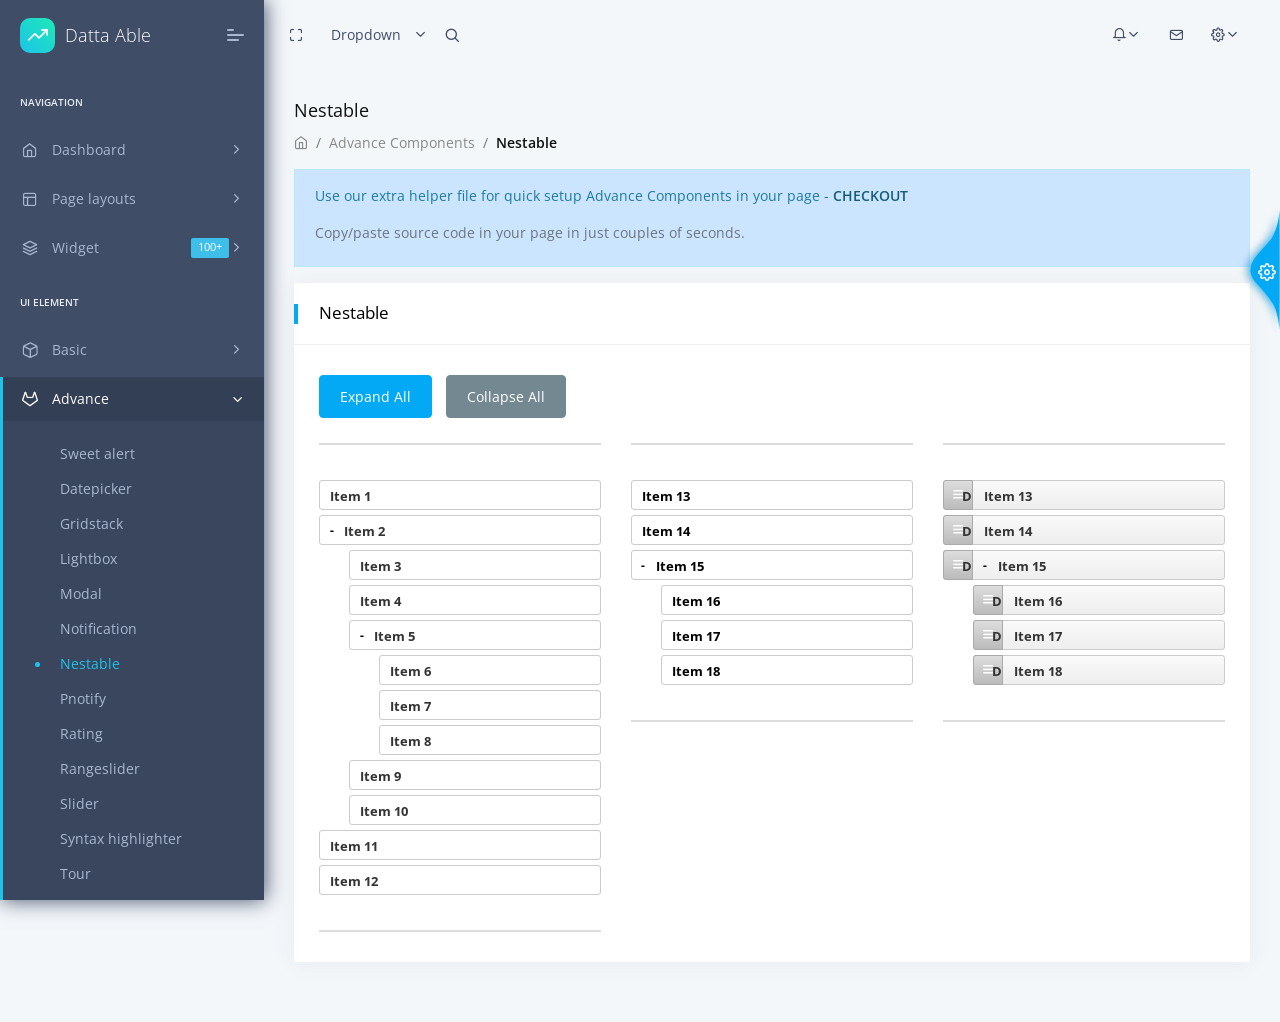
<file: datta-able/bootstrap/default/ac_nestable.html>
<!DOCTYPE html>
<html lang="en">


<!-- Mirrored from html.codedthemes.com/datta-able/bootstrap/default/ac_nestable.html by HTTrack Website Copier/3.x [XR&CO'2014], Sun, 16 Dec 2018 16:29:57 GMT -->
<!-- Added by HTTrack --><meta http-equiv="content-type" content="text/html;charset=UTF-8" /><!-- /Added by HTTrack -->
<head>
    <title>Datta Able - Nestable</title>
    <!-- HTML5 Shim and Respond.js IE10 support of HTML5 elements and media queries -->
    <!-- WARNING: Respond.js doesn't work if you view the page via file:// -->
    <!--[if lt IE 10]>
		<script src="https://oss.maxcdn.com/libs/html5shiv/3.7.0/html5shiv.js"></script>
		<script src="https://oss.maxcdn.com/libs/respond.js/1.4.2/respond.min.js"></script>
		<![endif]-->
    <!-- Meta -->
    <meta charset="utf-8">
    <meta name="viewport" content="width=device-width, initial-scale=1.0, user-scalable=0, minimal-ui">
    <meta http-equiv="X-UA-Compatible" content="IE=edge" />
    <meta name="description" content="Datta Able Bootstrap admin template made using Bootstrap 4 and it has huge amount of ready made feature, UI components, pages which completely fulfills any dashboard needs." />
    <meta name="keywords" content="admin templates, bootstrap admin templates, bootstrap 4, dashboard, dashboard templets, sass admin templets, html admin templates, responsive, bootstrap admin templates free download,premium bootstrap admin templates, datta able, datta able bootstrap admin template">
    <meta name="author" content="Codedthemes" />

    <!-- Favicon icon -->
    <link rel="icon" href="http://html.codedthemes.com/datta-able/bootstrap/assets/images/favicon.ico" type="image/x-icon">
    <!-- fontawesome icon -->
    <link rel="stylesheet" href="../assets/fonts/fontawesome/css/fontawesome-all.min.css">
    <!-- animation css -->
    <link rel="stylesheet" href="../assets/plugins/animation/css/animate.min.css">
    <!-- nestable master css -->
    <link rel="stylesheet" href="../assets/plugins/nestable-master/css/nestable.min.css">
    <!-- vendor css -->
    <link rel="stylesheet" href="../assets/css/style.css">

</head>

<body>
    <!-- [ Pre-loader ] start -->
    <div class="loader-bg">
        <div class="loader-track">
            <div class="loader-fill"></div>
        </div>
    </div>
    <!-- [ Pre-loader ] End -->

    <!-- [ navigation menu ] start -->
    <nav class="pcoded-navbar">
        <div class="navbar-wrapper">
            <div class="navbar-brand header-logo">
                <a href="index-2.html" class="b-brand">
                    <div class="b-bg">
                        <i class="feather icon-trending-up"></i>
                    </div>
                    <span class="b-title">Datta Able</span>
                </a>
                <a class="mobile-menu" id="mobile-collapse" href="javascript:"><span></span></a>
            </div>
            <div class="navbar-content scroll-div">
                <ul class="nav pcoded-inner-navbar">
                    <li class="nav-item pcoded-menu-caption">
                        <label>Navigation</label>
                    </li>
                    <li data-username="dashboard Default Ecommerce CRM Analytics Crypto Project" class="nav-item pcoded-hasmenu">
                        <a href="javascript:" class="nav-link"><span class="pcoded-micon"><i class="feather icon-home"></i></span><span class="pcoded-mtext">Dashboard</span></a>
                        <ul class="pcoded-submenu">
                            <li class=""><a href="index-2.html" class="">Default</a></li>
                            <li class=""><a href="dashboard-ecommerce.html" class="">Ecommerce</a></li>
                            <li class=""><a href="dashboard-crm.html" class="">CRM</a></li>
                            <li class=""><a href="dashboard-analytics.html" class="">Analytics</a></li>
                            <li class=""><a href="dashboard-crypto.html" class="">Crypto<span class="pcoded-badge label label-danger">NEW</span></a></li>
                            <li class=""><a href="dashboard-project.html" class="">Project</a></li>
                        </ul>
                    </li>
                    <li data-username="Vertical Horizontal Box Layout RTL fixed static collapse menu color icon dark" class="nav-item pcoded-hasmenu">
                        <a href="javascript:" class="nav-link"><span class="pcoded-micon"><i class="feather icon-layout"></i></span><span class="pcoded-mtext">Page layouts</span></a>
                        <ul class="pcoded-submenu">
                            <li class="pcoded-hasmenu"><a href="javascript:" class="">Vertical</a>
                                <ul class="pcoded-submenu">
                                    <li class=""><a href="layout-static.html" class="" target="_blank">Static</a></li>
                                    <li class=""><a href="layout-fixed.html" class="" target="_blank">Fixed</a></li>
                                    <li class=""><a href="layout-menu-fixed.html" class="" target="_blank">Navbar fixed</a></li>
                                    <li class=""><a href="layout-mini-menu.html" class="" target="_blank">Collapse menu</a></li>
                                </ul>
                            </li>
                            <li class=""><a href="layout-horizontal.html" class="" target="_blank">Horizontal</a></li>
                            <li class=""><a href="layout-box.html" class="" target="_blank">Box layout</a></li>
                            <li class=""><a href="layout-rtl.html" class="" target="_blank">RTL</a></li>
                            <li class=""><a href="layout-light.html" class="" target="_blank">Light layout</a></li>
                            <li class=""><a href="layout-dark.html" class="" target="_blank">Dark layout <span class="pcoded-badge label label-danger">Hot</span></a></li>
                            <li class=""><a href="layout-menu-icon.html" class="" target="_blank">Color icon</a></li>
                        </ul>
                    </li>
                    <li data-username="widget Statistic Data Table User card Chart" class="nav-item pcoded-hasmenu">
                        <a href="javascript:" class="nav-link"><span class="pcoded-micon"><i class="feather icon-layers"></i></span><span class="pcoded-mtext">Widget</span><span class="pcoded-badge label label-info">100+</span></a>
                        <ul class="pcoded-submenu">
                            <li class=""><a href="widget-statistic.html" class="">Statistic</a></li>
                            <li class=""><a href="widget-data.html" class="">Data</a></li>
                            <li class=""><a href="widget-table.html" class="">Table</a></li>
                            <li class=""><a href="widget-user-card.html" class="">User</a></li>
                            <li class=""><a href="widget-chart.html" class="">Chart</a></li>
                        </ul>
                    </li>
                    <li class="nav-item pcoded-menu-caption">
                        <label>UI Element</label>
                    </li>
                    <li data-username="basic components Button Alert Badges breadcrumb Paggination progress Tooltip popovers Carousel Cards Collapse Tabs pills Modal Grid System Typography Extra Shadows Embeds" class="nav-item pcoded-hasmenu">
                        <a href="javascript:" class="nav-link"><span class="pcoded-micon"><i class="feather icon-box"></i></span><span class="pcoded-mtext">Basic</span></a>
                        <ul class="pcoded-submenu">
                            <li class=""><a href="bc_alert.html" class="">Alert</a></li>
                            <li class=""><a href="bc_button.html" class="">Button</a></li>
                            <li class=""><a href="bc_badges.html" class="">Badges</a></li>
                            <li class=""><a href="bc_breadcrumb-pagination.html" class="">Breadcrumb & paggination</a></li>
                            <li class=""><a href="bc_card.html" class="">Cards</a></li>
                            <li class=""><a href="bc_collapse.html" class="">Collapse</a></li>
                            <li class=""><a href="bc_carousel.html" class="">Carousel</a></li>
                            <li class=""><a href="bc_grid.html" class="">Grid system</a></li>
                            <li class=""><a href="bc_progress.html" class="">Progress</a></li>
                            <li class=""><a href="bc_modal.html" class="">Modal</a></li>
                            <li class=""><a href="bc_tabs.html" class="">Tabs & pills</a></li>
                            <li class=""><a href="bc_typography.html" class="">Typography</a></li>
                            <li class=""><a href="bc_tooltip-popover.html" class="">Tooltip & popovers</a></li>
                            <li class=""><a href="bc_extra.html" class="">Other</a></li>
                        </ul>
                    </li>
                    <li data-username="advance components Alert gridstack lightbox modal notification pnotify rating rangeslider slider syntax highlighter Tour Tree view Nestable Toolbar" class="nav-item pcoded-hasmenu active pcoded-trigger">
                        <a href="javascript:" class="nav-link"><span class="pcoded-micon"><i class="feather icon-gitlab"></i></span><span class="pcoded-mtext">Advance</span></a>
                        <ul class="pcoded-submenu">
                            <li class=""><a href="ac_alert.html" class="">Sweet alert</a></li>
                            <li class=""><a href="ac-datepicker-componant.html" class="">Datepicker</a></li>
                            <li class=""><a href="ac_gridstack.html" class="">Gridstack</a></li>
                            <li class=""><a href="ac_lightbox.html" class="">Lightbox</a></li>
                            <li class=""><a href="ac_modal.html" class="">Modal</a></li>
                            <li class=""><a href="ac_notification.html" class="">Notification</a></li>
                            <li class="active"><a href="ac_nestable.html" class="">Nestable</a></li>
                            <li class=""><a href="ac_pnotify.html" class="">Pnotify</a></li>
                            <li class=""><a href="ac_rating.html" class="">Rating</a></li>
                            <li class=""><a href="ac_rangeslider.html" class="">Rangeslider</a></li>
                            <li class=""><a href="ac_slider.html" class="">Slider</a></li>
                            <li class=""><a href="ac_syntax_highlighter.html" class="">Syntax highlighter</a></li>
                            <li class=""><a href="ac_tour.html" class="">Tour</a></li>
                            <li class=""><a href="ac_treeview.html" class="">Tree view</a></li>
                            <li class=""><a href="ac_toolbar.html" class="">Toolbar</a></li>
                        </ul>
                    </li>
                    <li data-username="extra components Session Timeout Session Idle Timeout Offline" class="nav-item pcoded-hasmenu">
                        <a href="javascript:" class="nav-link"><span class="pcoded-micon"><i class="feather icon-package"></i></span><span class="pcoded-mtext">Extra</span></a>
                        <ul class="pcoded-submenu">
                            <li class=""><a href="ec-session-timeout.html" class="">Session timeout</a></li>
                            <li class=""><a href="ec-session-idle-timeout.html" class="">Session idle timeout</a></li>
                            <li class=""><a href="ec-offline.html" class="">Offline</a></li>
                        </ul>
                    </li>
                    <li data-username="Animations" class="nav-item"><a href="animation.html" class="nav-link"><span class="pcoded-micon"><i class="feather icon-aperture"></i></span><span class="pcoded-mtext">Animations</span></a></li>
                    <li data-username="icons Feather Fontawsome flag material simple line themify" class="nav-item pcoded-hasmenu">
                        <a href="javascript:" class="nav-link"><span class="pcoded-micon"><i class="feather icon-feather"></i></span><span class="pcoded-mtext">Icons</span></a>
                        <ul class="pcoded-submenu">
                            <li class=""><a href="icon-feather.html" class="">Feather<span class="pcoded-badge label label-danger">NEW</span></a></li>
                            <li class=""><a href="icon-fontawsome.html" class="">Font Awesome 5<span class="pcoded-badge label label-primary">1000+</span></a></li>
                            <li class=""><a href="icon-flag.html" class="">Flag</a></li>
                            <li class=""><a href="icon-material.html" class="">Material</a></li>
                            <li class=""><a href="icon-simple-line.html" class="">Simple line</a></li>
                            <li class=""><a href="icon-themify.html" class="">Themify</a></li>
                        </ul>
                    </li>
                    <li class="nav-item pcoded-menu-caption">
                        <label>Forms</label>
                    </li>
                    <li data-username="form elements advance componant validation masking wizard picker select" class="nav-item pcoded-hasmenu">
                        <a href="javascript:" class="nav-link"><span class="pcoded-micon"><i class="feather icon-file-text"></i></span><span class="pcoded-mtext">Forms</span></a>
                        <ul class="pcoded-submenu">
                            <li class=""><a href="form_elements.html" class="">Form elements</a></li>
                            <li class=""><a href="form-elements-advance.html" class="">Form advance</a></li>
                            <li class=""><a href="form-validation.html" class="">Form validation</a></li>
                            <li class=""><a href="form-masking.html" class="">Form masking</a></li>
                            <li class=""><a href="form-wizard.html" class="">Form wizard</a></li>
                            <li class=""><a href="form-picker.html" class="">Form picker</a></li>
                            <li class=""><a href="form-select.html" class="">Form select</a></li>
                        </ul>
                    </li>
                    <li class="nav-item pcoded-menu-caption">
                        <label>table</label>
                    </li>
                    <li data-username="Table bootstrap datatable footable" class="nav-item pcoded-hasmenu">
                        <a href="javascript:" class="nav-link"><span class="pcoded-micon"><i class="feather icon-server"></i></span><span class="pcoded-mtext">Table</span></a>
                        <ul class="pcoded-submenu">
                            <li class=""><a href="tbl_bootstrap.html" class="">Bootstrap</a></li>
                            <li class=""><a href="tbl_datatable.html" class="">Data table</a></li>
                            <li class=""><a href="tbl_foo.html" class="">Foo table</a></li>
                        </ul>
                    </li>
                    <li class="nav-item pcoded-menu-caption">
                        <label>Chart & Maps</label>
                    </li>
                    <li data-username="Charts AM Chart js Echart Google Highchart Knob Morris Nvd3 Peity Radial" class="nav-item pcoded-hasmenu">
                        <a href="javascript:" class="nav-link"><span class="pcoded-micon"><i class="feather icon-pie-chart"></i></span><span class="pcoded-mtext">Chart</span></a>
                        <ul class="pcoded-submenu">
                            <li class=""><a href="chart-am.html" class="">amChart 4</a></li>
                            <li class=""><a href="chart-chartjs.html" class="">Chart js</a></li>
                            <li class=""><a href="chart-echart.html" class="">Echart</a></li>
                            <li class=""><a href="chart-google.html" class="">Google</a></li>
                            <li class=""><a href="chart-highchart.html" class="">Highchart</a></li>
                            <li class=""><a href="chart-knob.html" class="">Knob</a></li>
                            <li class=""><a href="chart-morris.html" class="">Morris</a></li>
                            <li class=""><a href="chart-nvd3.html" class="">Nvd3</a></li>
                            <li class=""><a href="chart-peity.html" class="">Peity</a></li>
                            <li class=""><a href="chart-radial.html" class="">Radial</a></li>
                        </ul>
                    </li>
                    <li data-username="Maps Google Vector Google Map Search API Location" class="nav-item pcoded-hasmenu">
                        <a href="javascript:" class="nav-link"><span class="pcoded-micon"><i class="feather icon-map"></i></span><span class="pcoded-mtext">Maps</span></a>
                        <ul class="pcoded-submenu">
                            <li class=""><a href="map-google.html" class="">Google</a></li>
                            <li class=""><a href="map-vector.html" class="">Vector</a></li>
                            <li class=""><a href="map-api.html" class="">Gmap search API</a></li>
                            <li class=""><a href="map-location.html" class="">Location</a></li>
                        </ul>
                    </li>
                    <li data-username="landing page" class="nav-item"><a href="extra-pages/landingpage/index.html" class="nav-link" target="_blank"><span class="pcoded-micon"><i class="feather icon-navigation-2"></i></span><span class="pcoded-mtext">Landing
                                page</span></a></li>
                    <li class="nav-item pcoded-menu-caption">
                        <label>Pages</label>
                    </li>
                    <li data-username="Authentication Sign up Sign in reset password Change password Personal information profile settings map form subscribe" class="nav-item pcoded-hasmenu">
                        <a href="javascript:" class="nav-link"><span class="pcoded-micon"><i class="feather icon-lock"></i></span><span class="pcoded-mtext">Authentication</span></a>
                        <ul class="pcoded-submenu">
                            <li class=""><a href="auth-signup.html" class="" target="_blank">Sign up</a></li>
                            <li class=""><a href="auth-signin.html" class="" target="_blank">Sign in</a></li>
                            <li class=""><a href="auth-reset-password.html" class="" target="_blank">Reset password</a></li>
                            <li class=""><a href="auth-change-password.html" class="" target="_blank">Change password</a></li>
                            <li class=""><a href="auth-Personal-Information.html" class="" target="_blank">Personal information</a></li>
                            <li class=""><a href="auth-profile-settings.html" class="" target="_blank">Profile settings</a></li>
                            <li class=""><a href="auth-map-form.html" class="" target="_blank">Map form</a></li>
                            <li class=""><a href="auth-subscribe.html" class="" target="_blank">Subscribe</a></li>
                        </ul>
                    </li>
                    <li data-username="Maintenance Error Comming soon offline ui" class="nav-item pcoded-hasmenu">
                        <a href="javascript:" class="nav-link"><span class="pcoded-micon"><i class="feather icon-sliders"></i></span><span class="pcoded-mtext">Maintenance</span></a>
                        <ul class="pcoded-submenu">
                            <li class=""><a href="maint-error.html" class="">Error</a></li>
                            <li class=""><a href="maint-coming-soon.html" class="">Coming soon</a></li>
                            <li class=""><a href="maint-offline-ui.html" class="" target="_blank">Offline UI</a></li>
                        </ul>
                    </li>
                    <li class="nav-item pcoded-menu-caption">
                        <label>App</label>
                    </li>
                    <li data-username="message" class="nav-item"><a href="message.html" class="nav-link"><span class="pcoded-micon"><i class="feather icon-message-circle"></i></span><span class="pcoded-mtext">Message</span></a></li>
                    <li data-username="Task list board details" class="nav-item pcoded-hasmenu">
                        <a href="javascript:" class="nav-link"><span class="pcoded-micon"><i class="feather icon-clipboard"></i></span><span class="pcoded-mtext">Task</span></a>
                        <ul class="pcoded-submenu">
                            <li class=""><a href="task-list.html" class="">List</a></li>
                            <li class=""><a href="task-board.html" class="">Board</a></li>
                            <li class=""><a href="task-detail.html" class="">Detail</a></li>
                        </ul>
                    </li>
                    <li data-username="To-Do notes" class="nav-item pcoded-hasmenu">
                        <a href="javascript:" class="nav-link"><span class="pcoded-micon"><i class="feather icon-check-square"></i></span><span class="pcoded-mtext">To-Do</span></a>
                        <ul class="pcoded-submenu">
                            <li class=""><a href="todo.html" class="">To-Do</a></li>
                            <li class=""><a href="notes.html" class="">Notes</a></li>
                        </ul>
                    </li>
                    <li data-username="Gallery Grid Masonry Advance" class="nav-item pcoded-hasmenu">
                        <a href="javascript:" class="nav-link"><span class="pcoded-micon"><i class="feather icon-image"></i></span><span class="pcoded-mtext">Gallery</span></a>
                        <ul class="pcoded-submenu">
                            <li class=""><a href="gallery-grid.html" class="">Grid</a></li>
                            <li class=""><a href="gallery-masonry.html" class="">Masonry</a></li>
                            <li class=""><a href="gallery-advance.html" class="">Advance</a></li>
                        </ul>
                    </li>
                    <li class="nav-item pcoded-menu-caption">
                        <label>Extension</label>
                    </li>
                    <li data-username="Editor CK-Editor Tinemce" class="nav-item pcoded-hasmenu">
                        <a href="javascript:" class="nav-link"><span class="pcoded-micon"><i class="feather icon-file-plus"></i></span><span class="pcoded-mtext">Editor</span></a>
                        <ul class="pcoded-submenu">
                            <li class="pcoded-hasmenu">
                                <a href="javascript:" class="">CK editor</a>
                                <ul class="pcoded-submenu">
                                    <li class=""><a href="editor-classic.html" class="">Classic</a></li>
                                    <li class=""><a href="editor-balloon.html" class="">Balloon</a></li>
                                    <li class=""><a href="editor-inline.html" class="">Inline</a></li>
                                    <li class=""><a href="editor-document.html" class="">Document</a></li>
                                </ul>
                            </li>
                            <li class=""><a href="editor-tinymce.html" class="">Tinymce editor</a></li>
                        </ul>
                    </li>
                    <li data-username="Invoice Summury List" class="nav-item pcoded-hasmenu">
                        <a href="javascript:" class="nav-link"><span class="pcoded-micon"><i class="feather icon-file-minus"></i></span><span class="pcoded-mtext">Invoice</span></a>
                        <ul class="pcoded-submenu">
                            <li class=""><a href="invoice.html" class="">Invoice</a></li>
                            <li class=""><a href="invoice-summary.html" class="">Invoice summary</a></li>
                            <li class=""><a href="invoice-list.html" class="">Invoice list</a></li>
                        </ul>
                    </li>
                    <li data-username="Full Calendar" class="nav-item"><a href="full-calendar.html" class="nav-link"><span class="pcoded-micon"><i class="feather icon-calendar"></i></span><span class="pcoded-mtext">Full calendar</span></a></li>
                    <li data-username="File Upload" class="nav-item"><a href="file-upload.html" class="nav-link"><span class="pcoded-micon"><i class="feather icon-upload-cloud"></i></span><span class="pcoded-mtext">File upload</span></a></li>
                    <li class="nav-item pcoded-menu-caption">
                        <label>Other</label>
                    </li>
                    <li data-username="Menu levels Menu level 2.1 Menu level 2.2" class="nav-item pcoded-hasmenu">
                        <a href="javascript:" class="nav-link"><span class="pcoded-micon"><i class="feather icon-menu"></i></span><span class="pcoded-mtext">Menu levels</span></a>
                        <ul class="pcoded-submenu">
                            <li class=""><a href="#" class="">Menu Level 2.1</a></li>
                            <li class="pcoded-hasmenu">
                                <a href="javascript:" class="">Menu level 2.2</a>
                                <ul class="pcoded-submenu">
                                    <li class=""><a href="#" class="">Menu level 3.1</a></li>
                                    <li class=""><a href="#" class="">Menu level 3.2</a></li>
                                </ul>
                            </li>
                        </ul>
                    </li>
                    <li data-username="Disabled Menu" class="nav-item disabled"><a href="javascript:" class="nav-link"><span class="pcoded-micon"><i class="feather icon-power"></i></span><span class="pcoded-mtext">Disabled menu</span></a></li>
                    <li data-username="Sample Page" class="nav-item"><a href="sample-page.html" class="nav-link"><span class="pcoded-micon"><i class="feather icon-sidebar"></i></span><span class="pcoded-mtext">Sample page</span></a></li>
                    <li class="nav-item pcoded-menu-caption">
                        <label>Support</label>
                    </li>
                    <li data-username="Documentation" class="nav-item"><a href="docs.html" class="nav-link" target="_blank"><span class="pcoded-micon"><i class="feather icon-book"></i></span><span class="pcoded-mtext">Documentation</span></a></li>
                    <li data-username="Need Support" class="nav-item"><a href="https://codedthemes.support-hub.io/" class="nav-link" target="_blank"><span class="pcoded-micon"><i class="feather icon-help-circle"></i></span><span class="pcoded-mtext">Need
                                support ?</span></a></li>
                </ul>
            </div>
        </div>
    </nav>
    <!-- [ navigation menu ] end -->

    <!-- [ Header ] start -->
    <header class="navbar pcoded-header navbar-expand-lg navbar-light">
        <div class="m-header">
            <a class="mobile-menu" id="mobile-collapse1" href="javascript:"><span></span></a>
            <a href="index-2.html" class="b-brand">
                   <div class="b-bg">
                       <i class="feather icon-trending-up"></i>
                   </div>
                   <span class="b-title">Datta Able</span>
               </a>
        </div>
        <a class="mobile-menu" id="mobile-header" href="javascript:">
            <i class="feather icon-more-horizontal"></i>
        </a>
        <div class="collapse navbar-collapse">
            <ul class="navbar-nav mr-auto">
                <li><a href="javascript:" class="full-screen" onclick="javascript:toggleFullScreen()"><i class="feather icon-maximize"></i></a></li>
                <li class="nav-item dropdown">
                    <a class="dropdown-toggle" href="javascript:" data-toggle="dropdown">Dropdown</a>
                    <ul class="dropdown-menu">
                        <li><a class="dropdown-item" href="javascript:">Action</a></li>
                        <li><a class="dropdown-item" href="javascript:">Another action</a></li>
                        <li><a class="dropdown-item" href="javascript:">Something else here</a></li>
                    </ul>
                </li>
                <li class="nav-item">
                    <div class="main-search">
                        <div class="input-group">
                            <input type="text" id="m-search" class="form-control" placeholder="Search . . .">
                            <a href="javascript:" class="input-group-append search-close">
                                <i class="feather icon-x input-group-text"></i>
                            </a>
                            <span class="input-group-append search-btn btn btn-primary">
                                <i class="feather icon-search input-group-text"></i>
                            </span>
                        </div>
                    </div>
                </li>
            </ul>
            <ul class="navbar-nav ml-auto">
                <li>
                    <div class="dropdown">
                        <a class="dropdown-toggle" href="javascript:" data-toggle="dropdown"><i class="icon feather icon-bell"></i></a>
                        <div class="dropdown-menu dropdown-menu-right notification">
                            <div class="noti-head">
                                <h6 class="d-inline-block m-b-0">Notifications</h6>
                                <div class="float-right">
                                    <a href="javascript:" class="m-r-10">mark as read</a>
                                    <a href="javascript:">clear all</a>
                                </div>
                            </div>
                            <ul class="noti-body">
                                <li class="n-title">
                                    <p class="m-b-0">NEW</p>
                                </li>
                                <li class="notification">
                                    <div class="media">
                                        <img class="img-radius" src="../assets/images/user/avatar-1.jpg" alt="Generic placeholder image">
                                        <div class="media-body">
                                            <p><strong>John Doe</strong><span class="n-time text-muted"><i class="icon feather icon-clock m-r-10"></i>30 min</span></p>
                                            <p>New ticket Added</p>
                                        </div>
                                    </div>
                                </li>
                                <li class="n-title">
                                    <p class="m-b-0">EARLIER</p>
                                </li>
                                <li class="notification">
                                    <div class="media">
                                        <img class="img-radius" src="../assets/images/user/avatar-2.jpg" alt="Generic placeholder image">
                                        <div class="media-body">
                                            <p><strong>Joseph William</strong><span class="n-time text-muted"><i class="icon feather icon-clock m-r-10"></i>30 min</span></p>
                                            <p>Prchace New Theme and make payment</p>
                                        </div>
                                    </div>
                                </li>
                                <li class="notification">
                                    <div class="media">
                                        <img class="img-radius" src="../assets/images/user/avatar-3.jpg" alt="Generic placeholder image">
                                        <div class="media-body">
                                            <p><strong>Sara Soudein</strong><span class="n-time text-muted"><i class="icon feather icon-clock m-r-10"></i>30 min</span></p>
                                            <p>currently login</p>
                                        </div>
                                    </div>
                                </li>
                            </ul>
                            <div class="noti-footer">
                                <a href="javascript:">show all</a>
                            </div>
                        </div>
                    </div>
                </li>
                <li><a href="javascript:" class="displayChatbox"><i class="icon feather icon-mail"></i></a></li>
                <li>
                    <div class="dropdown drp-user">
                        <a href="javascript:" class="dropdown-toggle" data-toggle="dropdown">
                            <i class="icon feather icon-settings"></i>
                        </a>
                        <div class="dropdown-menu dropdown-menu-right profile-notification">
                            <div class="pro-head">
                                <img src="../assets/images/user/avatar-1.jpg" class="img-radius" alt="User-Profile-Image">
                                <span>John Doe</span>
                                <a href="auth-signin.html" class="dud-logout" title="Logout">
                                    <i class="feather icon-log-out"></i>
                                </a>
                            </div>
                            <ul class="pro-body">
                                <li><a href="javascript:" class="dropdown-item"><i class="feather icon-settings"></i> Settings</a></li>
                                <li><a href="javascript:" class="dropdown-item"><i class="feather icon-user"></i> Profile</a></li>
                                <li><a href="message.html" class="dropdown-item"><i class="feather icon-mail"></i> My Messages</a></li>
                                <li><a href="auth-signin.html" class="dropdown-item"><i class="feather icon-lock"></i> Lock Screen</a></li>
                            </ul>
                        </div>
                    </div>
                </li>
            </ul>
        </div>
    </header>
    <!-- [ Header ] end -->

    <!-- [ chat user list ] start -->
    <section class="header-user-list">
        <div class="h-list-header">
            <div class="input-group">
                <input type="text" id="search-friends" class="form-control" placeholder="Search Friend . . .">
            </div>
        </div>
        <div class="h-list-body">
            <a href="javascript:" class="h-close-text"><i class="feather icon-chevrons-right"></i></a>
            <div class="main-friend-cont scroll-div">
                <div class="main-friend-list">
                    <div class="media userlist-box" data-id="1" data-status="online" data-username="Josephin Doe">
                        <a class="media-left" href="javascript:"><img class="media-object img-radius" src="../assets/images/user/avatar-1.jpg" alt="Generic placeholder image ">
                            <div class="live-status">3</div>
                        </a>
                        <div class="media-body">
                            <h6 class="chat-header">Josephin Doe<small class="d-block text-c-green">Typing . . </small></h6>
                        </div>
                    </div>
                    <div class="media userlist-box" data-id="2" data-status="online" data-username="Lary Doe">
                        <a class="media-left" href="javascript:"><img class="media-object img-radius" src="../assets/images/user/avatar-2.jpg" alt="Generic placeholder image">
                            <div class="live-status">1</div>
                        </a>
                        <div class="media-body">
                            <h6 class="chat-header">Lary Doe<small class="d-block text-c-green">online</small></h6>
                        </div>
                    </div>
                    <div class="media userlist-box" data-id="3" data-status="online" data-username="Alice">
                        <a class="media-left" href="javascript:"><img class="media-object img-radius" src="../assets/images/user/avatar-3.jpg" alt="Generic placeholder image"></a>
                        <div class="media-body">
                            <h6 class="chat-header">Alice<small class="d-block text-c-green">online</small></h6>
                        </div>
                    </div>
                    <div class="media userlist-box" data-id="4" data-status="offline" data-username="Alia">
                        <a class="media-left" href="javascript:"><img class="media-object img-radius" src="../assets/images/user/avatar-1.jpg" alt="Generic placeholder image">
                            <div class="live-status">1</div>
                        </a>
                        <div class="media-body">
                            <h6 class="chat-header">Alia<small class="d-block text-muted">10 min ago</small></h6>
                        </div>
                    </div>
                    <div class="media userlist-box" data-id="5" data-status="offline" data-username="Suzen">
                        <a class="media-left" href="javascript:"><img class="media-object img-radius" src="../assets/images/user/avatar-4.jpg" alt="Generic placeholder image"></a>
                        <div class="media-body">
                            <h6 class="chat-header">Suzen<small class="d-block text-muted">15 min ago</small></h6>
                        </div>
                    </div>
                    <div class="media userlist-box" data-id="1" data-status="online" data-username="Josephin Doe">
                        <a class="media-left" href="javascript:"><img class="media-object img-radius" src="../assets/images/user/avatar-1.jpg" alt="Generic placeholder image ">
                            <div class="live-status">3</div>
                        </a>
                        <div class="media-body">
                            <h6 class="chat-header">Josephin Doe<small class="d-block text-c-green">Typing . . </small></h6>
                        </div>
                    </div>
                    <div class="media userlist-box" data-id="2" data-status="online" data-username="Lary Doe">
                        <a class="media-left" href="javascript:"><img class="media-object img-radius" src="../assets/images/user/avatar-2.jpg" alt="Generic placeholder image">
                            <div class="live-status">1</div>
                        </a>
                        <div class="media-body">
                            <h6 class="chat-header">Lary Doe<small class="d-block text-c-green">online</small></h6>
                        </div>
                    </div>
                    <div class="media userlist-box" data-id="3" data-status="online" data-username="Alice">
                        <a class="media-left" href="javascript:"><img class="media-object img-radius" src="../assets/images/user/avatar-3.jpg" alt="Generic placeholder image"></a>
                        <div class="media-body">
                            <h6 class="chat-header">Alice<small class="d-block text-c-green">online</small></h6>
                        </div>
                    </div>
                    <div class="media userlist-box" data-id="4" data-status="offline" data-username="Alia">
                        <a class="media-left" href="javascript:"><img class="media-object img-radius" src="../assets/images/user/avatar-1.jpg" alt="Generic placeholder image">
                            <div class="live-status">1</div>
                        </a>
                        <div class="media-body">
                            <h6 class="chat-header">Alia<small class="d-block text-muted">10 min ago</small></h6>
                        </div>
                    </div>
                    <div class="media userlist-box" data-id="5" data-status="offline" data-username="Suzen">
                        <a class="media-left" href="javascript:"><img class="media-object img-radius" src="../assets/images/user/avatar-4.jpg" alt="Generic placeholder image"></a>
                        <div class="media-body">
                            <h6 class="chat-header">Suzen<small class="d-block text-muted">15 min ago</small></h6>
                        </div>
                    </div>
                    <div class="media userlist-box" data-id="1" data-status="online" data-username="Josephin Doe">
                        <a class="media-left" href="javascript:"><img class="media-object img-radius" src="../assets/images/user/avatar-1.jpg" alt="Generic placeholder image ">
                            <div class="live-status">3</div>
                        </a>
                        <div class="media-body">
                            <h6 class="chat-header">Josephin Doe<small class="d-block text-c-green">Typing . . </small></h6>
                        </div>
                    </div>
                    <div class="media userlist-box" data-id="2" data-status="online" data-username="Lary Doe">
                        <a class="media-left" href="javascript:"><img class="media-object img-radius" src="../assets/images/user/avatar-2.jpg" alt="Generic placeholder image">
                            <div class="live-status">1</div>
                        </a>
                        <div class="media-body">
                            <h6 class="chat-header">Lary Doe<small class="d-block text-c-green">online</small></h6>
                        </div>
                    </div>
                    <div class="media userlist-box" data-id="3" data-status="online" data-username="Alice">
                        <a class="media-left" href="javascript:"><img class="media-object img-radius" src="../assets/images/user/avatar-3.jpg" alt="Generic placeholder image"></a>
                        <div class="media-body">
                            <h6 class="chat-header">Alice<small class="d-block text-c-green">online</small></h6>
                        </div>
                    </div>
                    <div class="media userlist-box" data-id="4" data-status="offline" data-username="Alia">
                        <a class="media-left" href="javascript:"><img class="media-object img-radius" src="../assets/images/user/avatar-1.jpg" alt="Generic placeholder image">
                            <div class="live-status">1</div>
                        </a>
                        <div class="media-body">
                            <h6 class="chat-header">Alia<small class="d-block text-muted">10 min ago</small></h6>
                        </div>
                    </div>
                    <div class="media userlist-box" data-id="5" data-status="offline" data-username="Suzen">
                        <a class="media-left" href="javascript:"><img class="media-object img-radius" src="../assets/images/user/avatar-4.jpg" alt="Generic placeholder image"></a>
                        <div class="media-body">
                            <h6 class="chat-header">Suzen<small class="d-block text-muted">15 min ago</small></h6>
                        </div>
                    </div>
                    <div class="media userlist-box" data-id="1" data-status="online" data-username="Josephin Doe">
                        <a class="media-left" href="javascript:"><img class="media-object img-radius" src="../assets/images/user/avatar-1.jpg" alt="Generic placeholder image ">
                            <div class="live-status">3</div>
                        </a>
                        <div class="media-body">
                            <h6 class="chat-header">Josephin Doe<small class="d-block text-c-green">Typing . . </small></h6>
                        </div>
                    </div>
                    <div class="media userlist-box" data-id="2" data-status="online" data-username="Lary Doe">
                        <a class="media-left" href="javascript:"><img class="media-object img-radius" src="../assets/images/user/avatar-2.jpg" alt="Generic placeholder image">
                            <div class="live-status">1</div>
                        </a>
                        <div class="media-body">
                            <h6 class="chat-header">Lary Doe<small class="d-block text-c-green">online</small></h6>
                        </div>
                    </div>
                    <div class="media userlist-box" data-id="3" data-status="online" data-username="Alice">
                        <a class="media-left" href="javascript:"><img class="media-object img-radius" src="../assets/images/user/avatar-3.jpg" alt="Generic placeholder image"></a>
                        <div class="media-body">
                            <h6 class="chat-header">Alice<small class="d-block text-c-green">online</small></h6>
                        </div>
                    </div>
                    <div class="media userlist-box" data-id="4" data-status="offline" data-username="Alia">
                        <a class="media-left" href="javascript:"><img class="media-object img-radius" src="../assets/images/user/avatar-1.jpg" alt="Generic placeholder image">
                            <div class="live-status">1</div>
                        </a>
                        <div class="media-body">
                            <h6 class="chat-header">Alia<small class="d-block text-muted">10 min ago</small></h6>
                        </div>
                    </div>
                    <div class="media userlist-box" data-id="5" data-status="offline" data-username="Suzen">
                        <a class="media-left" href="javascript:"><img class="media-object img-radius" src="../assets/images/user/avatar-4.jpg" alt="Generic placeholder image"></a>
                        <div class="media-body">
                            <h6 class="chat-header">Suzen<small class="d-block text-muted">15 min ago</small></h6>
                        </div>
                    </div>
                </div>
            </div>
        </div>
    </section>
    <!-- [ chat user list ] end -->

    <!-- [ chat message ] start -->
    <section class="header-chat">
        <div class="h-list-header">
            <h6>Josephin Doe</h6>
            <a href="javascript:" class="h-back-user-list"><i class="feather icon-chevron-left"></i></a>
        </div>
        <div class="h-list-body">
            <div class="main-chat-cont scroll-div">
                <div class="main-friend-chat">
                    <div class="media chat-messages">
                        <a class="media-left photo-table" href="javascript:"><img class="media-object img-radius img-radius m-t-5" src="../assets/images/user/avatar-2.jpg" alt="Generic placeholder image"></a>
                        <div class="media-body chat-menu-content">
                            <div class="">
                                <p class="chat-cont">hello Datta! Will you tell me something</p>
                                <p class="chat-cont">about yourself?</p>
                            </div>
                            <p class="chat-time">8:20 a.m.</p>
                        </div>
                    </div>
                    <div class="media chat-messages">
                        <div class="media-body chat-menu-reply">
                            <div class="">
                                <p class="chat-cont">Ohh! very nice</p>
                            </div>
                            <p class="chat-time">8:22 a.m.</p>
                        </div>
                    </div>
                    <div class="media chat-messages">
                        <a class="media-left photo-table" href="javascript:"><img class="media-object img-radius img-radius m-t-5" src="../assets/images/user/avatar-2.jpg" alt="Generic placeholder image"></a>
                        <div class="media-body chat-menu-content">
                            <div class="">
                                <p class="chat-cont">can you help me?</p>
                            </div>
                            <p class="chat-time">8:20 a.m.</p>
                        </div>
                    </div>
                </div>
            </div>
        </div>
        <div class="h-list-footer">
            <div class="input-group">
                <input type="file" class="chat-attach" style="display:none">
                <a href="javascript:" class="input-group-prepend btn btn-success btn-attach">
                    <i class="feather icon-paperclip"></i>
                </a>
                <input type="text" name="h-chat-text" class="form-control h-send-chat" placeholder="Write hear . . ">
                <button type="submit" class="input-group-append btn-send btn btn-primary">
                    <i class="feather icon-message-circle"></i>
                </button>
            </div>
        </div>
    </section>
    <!-- [ chat message ] end -->

    <!-- [ Main Content ] start -->
    <section class="pcoded-main-container">
        <div class="pcoded-wrapper">
            <div class="pcoded-content">
                <div class="pcoded-inner-content">
                    <!-- [ breadcrumb ] start -->
                    <div class="page-header">
                        <div class="page-block">
                            <div class="row align-items-center">
                                <div class="col-md-12">
                                    <div class="page-header-title">
                                        <h5 class="m-b-10">Nestable</h5>
                                    </div>
                                    <ul class="breadcrumb">
                                        <li class="breadcrumb-item"><a href="index-2.html"><i class="feather icon-home"></i></a></li>
                                        <li class="breadcrumb-item"><a href="#!">Advance Components</a></li>
                                        <li class="breadcrumb-item"><a href="javascript:">Nestable</a></li>
                                    </ul>
                                </div>
                            </div>
                        </div>
                    </div>
                    <!-- [ breadcrumb ] end -->
                    <div class="main-body">
                        <div class="page-wrapper">
                            <!-- [ Main Content ] start -->
                            <div class="row">
                                <div class="col-sm-12">
                                    <div class="alert alert-primary" role="alert">
                                        <p>Use our extra helper file for quick setup Advance Components in your page - <a href="index-ac-package.html" target="_blank" class="alert-link">CHECKOUT</a></p>
										<label class="text-muted">Copy/paste source code in your page in just couples of seconds.</label>
                                    </div>
                                </div>
                                <!-- [ Nestable ] start -->
                                <div class="col-sm-12">
                                    <div class="card">
                                        <div class="card-header">
                                            <h5>Nestable</h5>
                                        </div>
                                        <div class="card-block">
                                            <nav id="nestable-menu">
                                                <button class="btn btn-primary m-b-10 m-r-10" type="button" data-action="expand-all">Expand All</button>
                                                <button class="btn btn-secondary m-b-10" type="button" data-action="collapse-all">Collapse All</button>
                                            </nav>
                                            <div class="row">
                                                <div class="col-lg-4 col-md-4 col-sm-12">
                                                    <div class="cf nestable-lists">
                                                        <div class="dd" id="nestable">
                                                            <ol class="dd-list">
                                                                <li class="dd-item" data-id="1">
                                                                    <div class="dd-handle">Item 1</div>
                                                                </li>
                                                                <li class="dd-item" data-id="2">
                                                                    <div class="dd-handle">Item 2</div>
                                                                    <ol class="dd-list">
                                                                        <li class="dd-item" data-id="3">
                                                                            <div class="dd-handle">Item 3</div>
                                                                        </li>
                                                                        <li class="dd-item" data-id="4">
                                                                            <div class="dd-handle">Item 4</div>
                                                                        </li>
                                                                        <li class="dd-item" data-id="5">
                                                                            <div class="dd-handle">Item 5</div>
                                                                            <ol class="dd-list">
                                                                                <li class="dd-item" data-id="6">
                                                                                    <div class="dd-handle">Item 6</div>
                                                                                </li>
                                                                                <li class="dd-item" data-id="7">
                                                                                    <div class="dd-handle">Item 7</div>
                                                                                </li>
                                                                                <li class="dd-item" data-id="8">
                                                                                    <div class="dd-handle">Item 8</div>
                                                                                </li>
                                                                            </ol>
                                                                        </li>
                                                                        <li class="dd-item" data-id="9">
                                                                            <div class="dd-handle">Item 9</div>
                                                                        </li>
                                                                        <li class="dd-item" data-id="10">
                                                                            <div class="dd-handle">Item 10</div>
                                                                        </li>
                                                                    </ol>
                                                                </li>
                                                                <li class="dd-item" data-id="11">
                                                                    <div class="dd-handle">Item 11</div>
                                                                </li>
                                                                <li class="dd-item" data-id="12">
                                                                    <div class="dd-handle">Item 12</div>
                                                                </li>
                                                            </ol>
                                                        </div>
                                                    </div>
                                                </div>
                                                <div class="col-lg-4 col-md-4 col-sm-12">
                                                    <div class="cf nestable-lists">
                                                        <div class="dd" id="nestable2">
                                                            <ol class="dd-list">
                                                                <li class="dd-item" data-id="13">
                                                                    <div class="dd-handle">Item 13</div>
                                                                </li>
                                                                <li class="dd-item" data-id="14">
                                                                    <div class="dd-handle">Item 14</div>
                                                                </li>
                                                                <li class="dd-item" data-id="15">
                                                                    <div class="dd-handle">Item 15</div>
                                                                    <ol class="dd-list">
                                                                        <li class="dd-item" data-id="16">
                                                                            <div class="dd-handle">Item 16</div>
                                                                        </li>
                                                                        <li class="dd-item" data-id="17">
                                                                            <div class="dd-handle">Item 17</div>
                                                                        </li>
                                                                        <li class="dd-item" data-id="18">
                                                                            <div class="dd-handle">Item 18</div>
                                                                        </li>
                                                                    </ol>
                                                                </li>
                                                            </ol>
                                                        </div>
                                                    </div>
                                                </div>
                                                <div class="col-lg-4 col-md-4 col-sm-12">
                                                    <div class="cf nestable-lists">
                                                        <div class="dd" id="nestable3">
                                                            <ol class="dd-list">
                                                                <li class="dd-item dd3-item" data-id="13">
                                                                    <div class="dd-handle dd3-handle">Drag</div>
                                                                    <div class="dd3-content">Item 13</div>
                                                                </li>
                                                                <li class="dd-item dd3-item" data-id="14">
                                                                    <div class="dd-handle dd3-handle">Drag</div>
                                                                    <div class="dd3-content">Item 14</div>
                                                                </li>
                                                                <li class="dd-item dd3-item" data-id="15">
                                                                    <div class="dd-handle dd3-handle">Drag</div>
                                                                    <div class="dd3-content">Item 15</div>
                                                                    <ol class="dd-list">
                                                                        <li class="dd-item dd3-item" data-id="16">
                                                                            <div class="dd-handle dd3-handle">Drag</div>
                                                                            <div class="dd3-content">Item 16</div>
                                                                        </li>
                                                                        <li class="dd-item dd3-item" data-id="17">
                                                                            <div class="dd-handle dd3-handle">Drag</div>
                                                                            <div class="dd3-content">Item 17</div>
                                                                        </li>
                                                                        <li class="dd-item dd3-item" data-id="18">
                                                                            <div class="dd-handle dd3-handle">Drag</div>
                                                                            <div class="dd3-content">Item 18</div>
                                                                        </li>
                                                                    </ol>
                                                                </li>
                                                            </ol>
                                                        </div>
                                                    </div>
                                                </div>
                                            </div>
                                        </div>
                                    </div>
                                </div>
                                <!-- [ Nestable ] end -->
                            </div>
                            <!-- [ Main Content ] end -->
                        </div>
                    </div>
                </div>
            </div>
        </div>
    </section>
    <!-- [ Main Content ] end -->

    <!-- Warning Section start -->
    <!-- Older IE warning message -->
    <!--[if lt IE 11]>
        <div class="ie-warning">
            <h1>Warning!!</h1>
            <p>You are using an outdated version of Internet Explorer, please upgrade
               <br/>to any of the following web browsers to access this website.
            </p>
            <div class="iew-container">
                <ul class="iew-download">
                    <li>
                        <a href="http://www.google.com/chrome/">
                            <img src="../assets/images/browser/chrome.png" alt="Chrome">
                            <div>Chrome</div>
                        </a>
                    </li>
                    <li>
                        <a href="https://www.mozilla.org/en-US/firefox/new/">
                            <img src="../assets/images/browser/firefox.png" alt="Firefox">
                            <div>Firefox</div>
                        </a>
                    </li>
                    <li>
                        <a href="http://www.opera.com">
                            <img src="../assets/images/browser/opera.png" alt="Opera">
                            <div>Opera</div>
                        </a>
                    </li>
                    <li>
                        <a href="https://www.apple.com/safari/">
                            <img src="../assets/images/browser/safari.png" alt="Safari">
                            <div>Safari</div>
                        </a>
                    </li>
                    <li>
                        <a href="http://windows.microsoft.com/en-us/internet-explorer/download-ie">
                            <img src="../assets/images/browser/ie.png" alt="">
                            <div>IE (11 & above)</div>
                        </a>
                    </li>
                </ul>
            </div>
            <p>Sorry for the inconvenience!</p>
        </div>
    <![endif]-->
    <!-- Warning Section Ends -->

    <!-- Required Js -->
    <script src="../assets/js/vendor-all.min.js"></script>
    <script src="../assets/plugins/bootstrap/js/bootstrap.min.js"></script>
    <script src="../assets/js/pcoded.min.js"></script>
    <script src="../assets/js/menu-setting.min.js"></script>

    <!-- nestable master Js -->
    <script src="../assets/plugins/nestable-master/js/jquery.nestable.js"></script>
    <script src="../assets/js/pages/ac-nestable.js"></script>

</body>

<!-- Mirrored from html.codedthemes.com/datta-able/bootstrap/default/ac_nestable.html by HTTrack Website Copier/3.x [XR&CO'2014], Sun, 16 Dec 2018 16:29:58 GMT -->
</html>
</file>
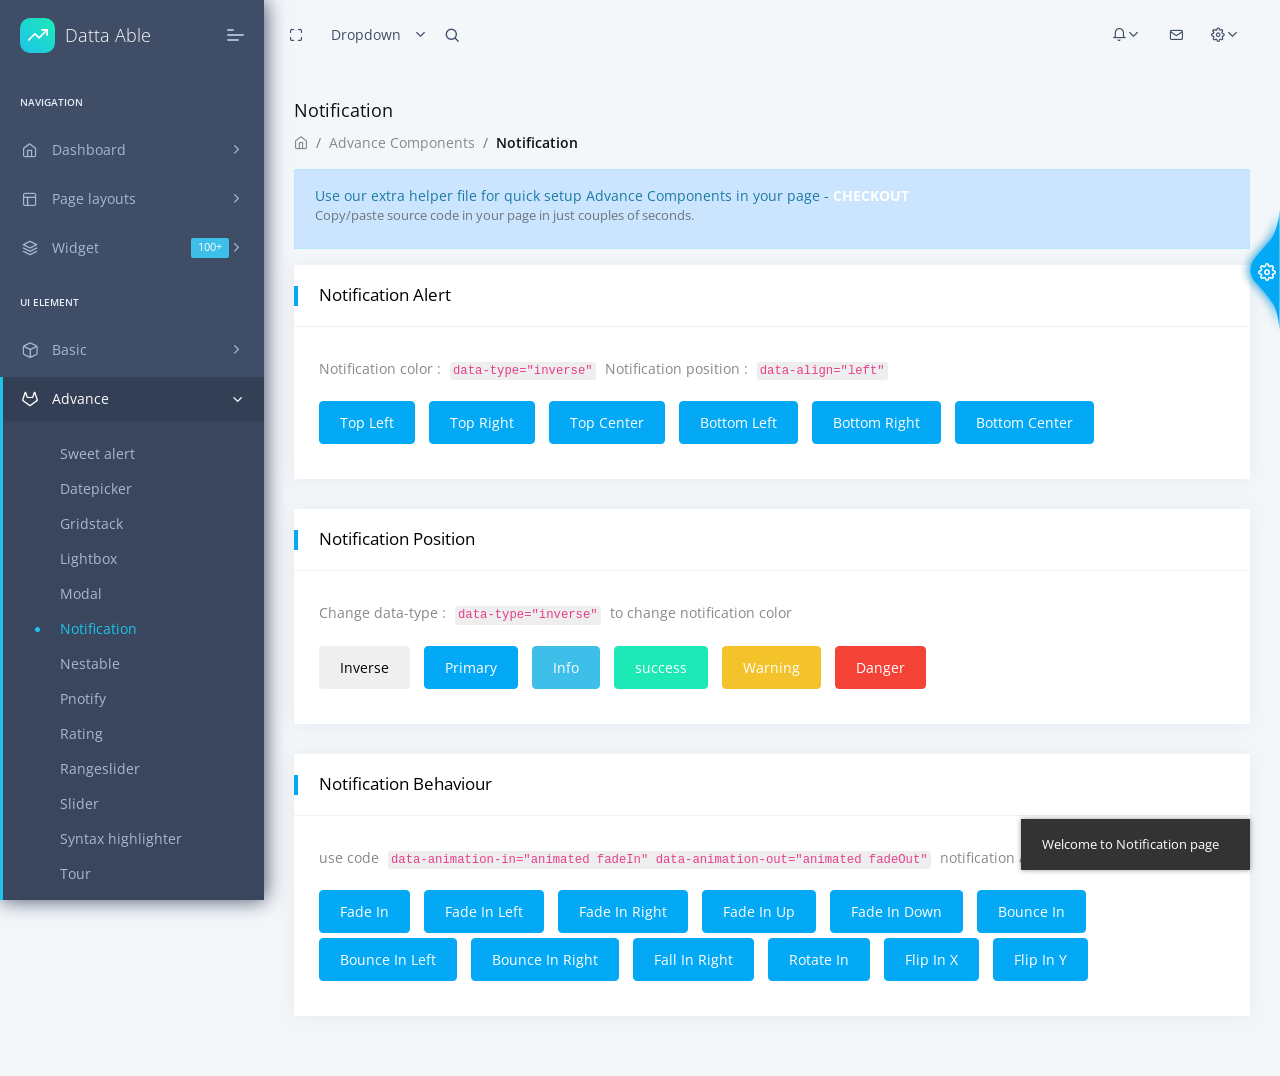
<file: datta-able/bootstrap/default/ac_notification.html>
<!DOCTYPE html>
<html lang="en">


<!-- Mirrored from html.codedthemes.com/datta-able/bootstrap/default/ac_notification.html by HTTrack Website Copier/3.x [XR&CO'2014], Sun, 16 Dec 2018 16:29:56 GMT -->
<!-- Added by HTTrack --><meta http-equiv="content-type" content="text/html;charset=UTF-8" /><!-- /Added by HTTrack -->
<head>
    <title>Datta Able - Notification</title>
    <!-- HTML5 Shim and Respond.js IE10 support of HTML5 elements and media queries -->
    <!-- WARNING: Respond.js doesn't work if you view the page via file:// -->
    <!--[if lt IE 10]>
		<script src="https://oss.maxcdn.com/libs/html5shiv/3.7.0/html5shiv.js"></script>
		<script src="https://oss.maxcdn.com/libs/respond.js/1.4.2/respond.min.js"></script>
		<![endif]-->
    <!-- Meta -->
    <meta charset="utf-8">
    <meta name="viewport" content="width=device-width, initial-scale=1.0, user-scalable=0, minimal-ui">
    <meta http-equiv="X-UA-Compatible" content="IE=edge" />
    <meta name="description" content="Datta Able Bootstrap admin template made using Bootstrap 4 and it has huge amount of ready made feature, UI components, pages which completely fulfills any dashboard needs." />
    <meta name="keywords" content="admin templates, bootstrap admin templates, bootstrap 4, dashboard, dashboard templets, sass admin templets, html admin templates, responsive, bootstrap admin templates free download,premium bootstrap admin templates, datta able, datta able bootstrap admin template">
    <meta name="author" content="Codedthemes" />

    <!-- Favicon icon -->
    <link rel="icon" href="http://html.codedthemes.com/datta-able/bootstrap/assets/images/favicon.ico" type="image/x-icon">
    <!-- fontawesome icon -->
    <link rel="stylesheet" href="../assets/fonts/fontawesome/css/fontawesome-all.min.css">
    <!-- animation css -->
    <link rel="stylesheet" href="../assets/plugins/animation/css/animate.min.css">
    <!-- notification css -->
    <link rel="stylesheet" href="../assets/plugins/notification/css/notification.min.css">
    <!-- vendor css -->
    <link rel="stylesheet" href="../assets/css/style.css">

</head>

<body>
    <!-- [ Pre-loader ] start -->
    <div class="loader-bg">
        <div class="loader-track">
            <div class="loader-fill"></div>
        </div>
    </div>
    <!-- [ Pre-loader ] End -->

    <!-- [ navigation menu ] start -->
    <nav class="pcoded-navbar">
        <div class="navbar-wrapper">
            <div class="navbar-brand header-logo">
                <a href="index-2.html" class="b-brand">
                    <div class="b-bg">
                        <i class="feather icon-trending-up"></i>
                    </div>
                    <span class="b-title">Datta Able</span>
                </a>
                <a class="mobile-menu" id="mobile-collapse" href="javascript:"><span></span></a>
            </div>
            <div class="navbar-content scroll-div">
                <ul class="nav pcoded-inner-navbar">
                    <li class="nav-item pcoded-menu-caption">
                        <label>Navigation</label>
                    </li>
                    <li data-username="dashboard Default Ecommerce CRM Analytics Crypto Project" class="nav-item pcoded-hasmenu">
                        <a href="javascript:" class="nav-link"><span class="pcoded-micon"><i class="feather icon-home"></i></span><span class="pcoded-mtext">Dashboard</span></a>
                        <ul class="pcoded-submenu">
                            <li class=""><a href="index-2.html" class="">Default</a></li>
                            <li class=""><a href="dashboard-ecommerce.html" class="">Ecommerce</a></li>
                            <li class=""><a href="dashboard-crm.html" class="">CRM</a></li>
                            <li class=""><a href="dashboard-analytics.html" class="">Analytics</a></li>
                            <li class=""><a href="dashboard-crypto.html" class="">Crypto<span class="pcoded-badge label label-danger">NEW</span></a></li>
                            <li class=""><a href="dashboard-project.html" class="">Project</a></li>
                        </ul>
                    </li>
                    <li data-username="Vertical Horizontal Box Layout RTL fixed static collapse menu color icon dark" class="nav-item pcoded-hasmenu">
                        <a href="javascript:" class="nav-link"><span class="pcoded-micon"><i class="feather icon-layout"></i></span><span class="pcoded-mtext">Page layouts</span></a>
                        <ul class="pcoded-submenu">
                            <li class="pcoded-hasmenu"><a href="javascript:" class="">Vertical</a>
                                <ul class="pcoded-submenu">
                                    <li class=""><a href="layout-static.html" class="" target="_blank">Static</a></li>
                                    <li class=""><a href="layout-fixed.html" class="" target="_blank">Fixed</a></li>
                                    <li class=""><a href="layout-menu-fixed.html" class="" target="_blank">Navbar fixed</a></li>
                                    <li class=""><a href="layout-mini-menu.html" class="" target="_blank">Collapse menu</a></li>
                                </ul>
                            </li>
                            <li class=""><a href="layout-horizontal.html" class="" target="_blank">Horizontal</a></li>
                            <li class=""><a href="layout-box.html" class="" target="_blank">Box layout</a></li>
                            <li class=""><a href="layout-rtl.html" class="" target="_blank">RTL</a></li>
                            <li class=""><a href="layout-light.html" class="" target="_blank">Light layout</a></li>
                            <li class=""><a href="layout-dark.html" class="" target="_blank">Dark layout <span class="pcoded-badge label label-danger">Hot</span></a></li>
                            <li class=""><a href="layout-menu-icon.html" class="" target="_blank">Color icon</a></li>
                        </ul>
                    </li>
                    <li data-username="widget Statistic Data Table User card Chart" class="nav-item pcoded-hasmenu">
                        <a href="javascript:" class="nav-link"><span class="pcoded-micon"><i class="feather icon-layers"></i></span><span class="pcoded-mtext">Widget</span><span class="pcoded-badge label label-info">100+</span></a>
                        <ul class="pcoded-submenu">
                            <li class=""><a href="widget-statistic.html" class="">Statistic</a></li>
                            <li class=""><a href="widget-data.html" class="">Data</a></li>
                            <li class=""><a href="widget-table.html" class="">Table</a></li>
                            <li class=""><a href="widget-user-card.html" class="">User</a></li>
                            <li class=""><a href="widget-chart.html" class="">Chart</a></li>
                        </ul>
                    </li>
                    <li class="nav-item pcoded-menu-caption">
                        <label>UI Element</label>
                    </li>
                    <li data-username="basic components Button Alert Badges breadcrumb Paggination progress Tooltip popovers Carousel Cards Collapse Tabs pills Modal Grid System Typography Extra Shadows Embeds" class="nav-item pcoded-hasmenu">
                        <a href="javascript:" class="nav-link"><span class="pcoded-micon"><i class="feather icon-box"></i></span><span class="pcoded-mtext">Basic</span></a>
                        <ul class="pcoded-submenu">
                            <li class=""><a href="bc_alert.html" class="">Alert</a></li>
                            <li class=""><a href="bc_button.html" class="">Button</a></li>
                            <li class=""><a href="bc_badges.html" class="">Badges</a></li>
                            <li class=""><a href="bc_breadcrumb-pagination.html" class="">Breadcrumb & paggination</a></li>
                            <li class=""><a href="bc_card.html" class="">Cards</a></li>
                            <li class=""><a href="bc_collapse.html" class="">Collapse</a></li>
                            <li class=""><a href="bc_carousel.html" class="">Carousel</a></li>
                            <li class=""><a href="bc_grid.html" class="">Grid system</a></li>
                            <li class=""><a href="bc_progress.html" class="">Progress</a></li>
                            <li class=""><a href="bc_modal.html" class="">Modal</a></li>
                            <li class=""><a href="bc_tabs.html" class="">Tabs & pills</a></li>
                            <li class=""><a href="bc_typography.html" class="">Typography</a></li>
                            <li class=""><a href="bc_tooltip-popover.html" class="">Tooltip & popovers</a></li>
                            <li class=""><a href="bc_extra.html" class="">Other</a></li>
                        </ul>
                    </li>
                    <li data-username="advance components Alert gridstack lightbox modal notification pnotify rating rangeslider slider syntax highlighter Tour Tree view Nestable Toolbar" class="nav-item pcoded-hasmenu active pcoded-trigger">
                        <a href="javascript:" class="nav-link"><span class="pcoded-micon"><i class="feather icon-gitlab"></i></span><span class="pcoded-mtext">Advance</span></a>
                        <ul class="pcoded-submenu">
                            <li class=""><a href="ac_alert.html" class="">Sweet alert</a></li>
                            <li class=""><a href="ac-datepicker-componant.html" class="">Datepicker</a></li>
                            <li class=""><a href="ac_gridstack.html" class="">Gridstack</a></li>
                            <li class=""><a href="ac_lightbox.html" class="">Lightbox</a></li>
                            <li class=""><a href="ac_modal.html" class="">Modal</a></li>
                            <li class="active"><a href="ac_notification.html" class="">Notification</a></li>
                            <li class=""><a href="ac_nestable.html" class="">Nestable</a></li>
                            <li class=""><a href="ac_pnotify.html" class="">Pnotify</a></li>
                            <li class=""><a href="ac_rating.html" class="">Rating</a></li>
                            <li class=""><a href="ac_rangeslider.html" class="">Rangeslider</a></li>
                            <li class=""><a href="ac_slider.html" class="">Slider</a></li>
                            <li class=""><a href="ac_syntax_highlighter.html" class="">Syntax highlighter</a></li>
                            <li class=""><a href="ac_tour.html" class="">Tour</a></li>
                            <li class=""><a href="ac_treeview.html" class="">Tree view</a></li>
                            <li class=""><a href="ac_toolbar.html" class="">Toolbar</a></li>
                        </ul>
                    </li>
                    <li data-username="extra components Session Timeout Session Idle Timeout Offline" class="nav-item pcoded-hasmenu">
                        <a href="javascript:" class=	"nav-link "><span class="pcoded-micon"><i class="feather icon-package"></i></span><span class="pcoded-mtext">Extra</span></a>
                        <ul class="pcoded-submenu">
                            <li class=""><a href="ec-session-timeout.html" class="">Session timeout</a></li>
                            <li class=""><a href="ec-session-idle-timeout.html" class="">Session idle timeout</a></li>
                            <li class=""><a href="ec-offline.html" class="">Offline</a></li>
                        </ul>
                    </li>
                    <li data-username="Animations" class="nav-item"><a href="animation.html" class="nav-link"><span class="pcoded-micon"><i class="feather icon-aperture"></i></span><span class="pcoded-mtext">Animations</span></a></li>
                    <li data-username="icons Feather Fontawsome flag material simple line themify" class="nav-item pcoded-hasmenu">
                        <a href="javascript:" class="nav-link"><span class="pcoded-micon"><i class="feather icon-feather"></i></span><span class="pcoded-mtext">Icons</span></a>
                        <ul class="pcoded-submenu">
                            <li class=""><a href="icon-feather.html" class="">Feather<span class="pcoded-badge label label-danger">NEW</span></a></li>
                            <li class=""><a href="icon-fontawsome.html" class="">Font Awesome 5<span class="pcoded-badge label label-primary">1000+</span></a></li>
                            <li class=""><a href="icon-flag.html" class="">Flag</a></li>
                            <li class=""><a href="icon-material.html" class="">Material</a></li>
                            <li class=""><a href="icon-simple-line.html" class="">Simple line</a></li>
                            <li class=""><a href="icon-themify.html" class="">Themify</a></li>
                        </ul>
                    </li>
                    <li class="nav-item pcoded-menu-caption">
                        <label>Forms</label>
                    </li>
                    <li data-username="form elements advance componant validation masking wizard picker select" class="nav-item pcoded-hasmenu">
                        <a href="javascript:" class="nav-link"><span class="pcoded-micon"><i class="feather icon-file-text"></i></span><span class="pcoded-mtext">Forms</span></a>
                        <ul class="pcoded-submenu">
                            <li class=""><a href="form_elements.html" class="">Form elements</a></li>
                            <li class=""><a href="form-elements-advance.html" class="">Form advance</a></li>
                            <li class=""><a href="form-validation.html" class="">Form validation</a></li>
                            <li class=""><a href="form-masking.html" class="">Form masking</a></li>
                            <li class=""><a href="form-wizard.html" class="">Form wizard</a></li>
                            <li class=""><a href="form-picker.html" class="">Form picker</a></li>
                            <li class=""><a href="form-select.html" class="">Form select</a></li>
                        </ul>
                    </li>
                    <li class="nav-item pcoded-menu-caption">
                        <label>table</label>
                    </li>
                    <li data-username="Table bootstrap datatable footable" class="nav-item pcoded-hasmenu">
                        <a href="javascript:" class="nav-link"><span class="pcoded-micon"><i class="feather icon-server"></i></span><span class="pcoded-mtext">Table</span></a>
                        <ul class="pcoded-submenu">
                            <li class=""><a href="tbl_bootstrap.html" class="">Bootstrap</a></li>
                            <li class=""><a href="tbl_datatable.html" class="">Data table</a></li>
                            <li class=""><a href="tbl_foo.html" class="">Foo table</a></li>
                        </ul>
                    </li>
                    <li class="nav-item pcoded-menu-caption">
                        <label>Chart & Maps</label>
                    </li>
                    <li data-username="Charts AM Chart js Echart Google Highchart Knob Morris Nvd3 Peity Radial" class="nav-item pcoded-hasmenu">
                        <a href="javascript:" class="nav-link"><span class="pcoded-micon"><i class="feather icon-pie-chart"></i></span><span class="pcoded-mtext">Chart</span></a>
                        <ul class="pcoded-submenu">
                            <li class=""><a href="chart-am.html" class="">amChart 4</a></li>
                            <li class=""><a href="chart-chartjs.html" class="">Chart js</a></li>
                            <li class=""><a href="chart-echart.html" class="">Echart</a></li>
                            <li class=""><a href="chart-google.html" class="">Google</a></li>
                            <li class=""><a href="chart-highchart.html" class="">Highchart</a></li>
                            <li class=""><a href="chart-knob.html" class="">Knob</a></li>
                            <li class=""><a href="chart-morris.html" class="">Morris</a></li>
                            <li class=""><a href="chart-nvd3.html" class="">Nvd3</a></li>
                            <li class=""><a href="chart-peity.html" class="">Peity</a></li>
                            <li class=""><a href="chart-radial.html" class="">Radial</a></li>
                        </ul>
                    </li>
                    <li data-username="Maps Google Vector Google Map Search API Location" class="nav-item pcoded-hasmenu">
                        <a href="javascript:" class="nav-link"><span class="pcoded-micon"><i class="feather icon-map"></i></span><span class="pcoded-mtext">Maps</span></a>
                        <ul class="pcoded-submenu">
                            <li class=""><a href="map-google.html" class="">Google</a></li>
                            <li class=""><a href="map-vector.html" class="">Vector</a></li>
                            <li class=""><a href="map-api.html" class="">Gmap search API</a></li>
                            <li class=""><a href="map-location.html" class="">Location</a></li>
                        </ul>
                    </li>
                    <li data-username="landing page" class="nav-item"><a href="extra-pages/landingpage/index.html" class="nav-link" target="_blank"><span class="pcoded-micon"><i class="feather icon-navigation-2"></i></span><span class="pcoded-mtext">Landing page</span></a></li>
                    <li class="nav-item pcoded-menu-caption">
                        <label>Pages</label>
                    </li>
                    <li data-username="Authentication Sign up Sign in reset password Change password Personal information profile settings map form subscribe" class="nav-item pcoded-hasmenu">
                        <a href="javascript:" class="nav-link"><span class="pcoded-micon"><i class="feather icon-lock"></i></span><span class="pcoded-mtext">Authentication</span></a>
                        <ul class="pcoded-submenu">
                            <li class=""><a href="auth-signup.html" class="" target="_blank">Sign up</a></li>
                            <li class=""><a href="auth-signin.html" class="" target="_blank">Sign in</a></li>
                            <li class=""><a href="auth-reset-password.html" class="" target="_blank">Reset password</a></li>
                            <li class=""><a href="auth-change-password.html" class="" target="_blank">Change password</a></li>
                            <li class=""><a href="auth-Personal-Information.html" class="" target="_blank">Personal information</a></li>
                            <li class=""><a href="auth-profile-settings.html" class="" target="_blank">Profile settings</a></li>
                            <li class=""><a href="auth-map-form.html" class="" target="_blank">Map form</a></li>
                            <li class=""><a href="auth-subscribe.html" class="" target="_blank">Subscribe</a></li>
                        </ul>
                    </li>
                    <li data-username="Maintenance Error Comming soon offline ui" class="nav-item pcoded-hasmenu">
                        <a href="javascript:" class="nav-link"><span class="pcoded-micon"><i class="feather icon-sliders"></i></span><span class="pcoded-mtext">Maintenance</span></a>
                        <ul class="pcoded-submenu">
                            <li class=""><a href="maint-error.html" class="">Error</a></li>
                            <li class=""><a href="maint-coming-soon.html" class="">Coming soon</a></li>
                            <li class=""><a href="maint-offline-ui.html" class="" target="_blank">Offline UI</a></li>
                        </ul>
                    </li>
                    <li class="nav-item pcoded-menu-caption">
                        <label>App</label>
                    </li>
                    <li data-username="message" class="nav-item"><a href="message.html" class="nav-link"><span class="pcoded-micon"><i class="feather icon-message-circle"></i></span><span class="pcoded-mtext">Message</span></a></li>
                    <li data-username="Task list board details" class="nav-item pcoded-hasmenu">
                        <a href="javascript:" class="nav-link"><span class="pcoded-micon"><i class="feather icon-clipboard"></i></span><span class="pcoded-mtext">Task</span></a>
                        <ul class="pcoded-submenu">
                            <li class=""><a href="task-list.html" class="">List</a></li>
                            <li class=""><a href="task-board.html" class="">Board</a></li>
                            <li class=""><a href="task-detail.html" class="">Detail</a></li>
                        </ul>
                    </li>
                    <li data-username="To-Do notes" class="nav-item pcoded-hasmenu">
                        <a href="javascript:" class="nav-link"><span class="pcoded-micon"><i class="feather icon-check-square"></i></span><span class="pcoded-mtext">To-Do</span></a>
                        <ul class="pcoded-submenu">
                            <li class=""><a href="todo.html" class="">To-Do</a></li>
                            <li class=""><a href="notes.html" class="">Notes</a></li>
                        </ul>
                    </li>
                    <li data-username="Gallery Grid Masonry Advance" class="nav-item pcoded-hasmenu">
                        <a href="javascript:" class="nav-link"><span class="pcoded-micon"><i class="feather icon-image"></i></span><span class="pcoded-mtext">Gallery</span></a>
                        <ul class="pcoded-submenu">
                            <li class=""><a href="gallery-grid.html" class="">Grid</a></li>
                            <li class=""><a href="gallery-masonry.html" class="">Masonry</a></li>
                            <li class=""><a href="gallery-advance.html" class="">Advance</a></li>
                        </ul>
                    </li>
                    <li class="nav-item pcoded-menu-caption">
                        <label>Extension</label>
                    </li>
                    <li data-username="Editor CK-Editor Tinemce" class="nav-item pcoded-hasmenu">
                        <a href="javascript:" class="nav-link"><span class="pcoded-micon"><i class="feather icon-file-plus"></i></span><span class="pcoded-mtext">Editor</span></a>
                        <ul class="pcoded-submenu">
                            <li class="pcoded-hasmenu">
                                <a href="javascript:" class="">CK editor</a>
                                <ul class="pcoded-submenu">
                                    <li class=""><a href="editor-classic.html" class="">Classic</a></li>
                                    <li class=""><a href="editor-balloon.html" class="">Balloon</a></li>
                                    <li class=""><a href="editor-inline.html" class="">Inline</a></li>
                                    <li class=""><a href="editor-document.html" class="">Document</a></li>
                                </ul>
                            </li>
                            <li class=""><a href="editor-tinymce.html" class="">Tinymce editor</a></li>
                        </ul>
                    </li>
                    <li data-username="Invoice Summury List" class="nav-item pcoded-hasmenu">
                        <a href="javascript:" class="nav-link"><span class="pcoded-micon"><i class="feather icon-file-minus"></i></span><span class="pcoded-mtext">Invoice</span></a>
                        <ul class="pcoded-submenu">
                            <li class=""><a href="invoice.html" class="">Invoice</a></li>
                            <li class=""><a href="invoice-summary.html" class="">Invoice summary</a></li>
                            <li class=""><a href="invoice-list.html" class="">Invoice list</a></li>
                        </ul>
                    </li>
                    <li data-username="Full Calendar" class="nav-item"><a href="full-calendar.html" class="nav-link"><span class="pcoded-micon"><i class="feather icon-calendar"></i></span><span class="pcoded-mtext">Full calendar</span></a></li>
                    <li data-username="File Upload" class="nav-item"><a href="file-upload.html" class="nav-link"><span class="pcoded-micon"><i class="feather icon-upload-cloud"></i></span><span class="pcoded-mtext">File upload</span></a></li>
                    <li class="nav-item pcoded-menu-caption">
                        <label>Other</label>
                    </li>
                    <li data-username="Menu levels Menu level 2.1 Menu level 2.2" class="nav-item pcoded-hasmenu">
                        <a href="javascript:" class="nav-link"><span class="pcoded-micon"><i class="feather icon-menu"></i></span><span class="pcoded-mtext">Menu levels</span></a>
                        <ul class="pcoded-submenu">
                            <li class=""><a href="#" class="">Menu Level 2.1</a></li>
                            <li class="pcoded-hasmenu">
                                <a href="javascript:" class="">Menu level 2.2</a>
                                <ul class="pcoded-submenu">
                                    <li class=""><a href="#" class="">Menu level 3.1</a></li>
                                    <li class=""><a href="#" class="">Menu level 3.2</a></li>
                                </ul>
                            </li>
                        </ul>
                    </li>
                    <li data-username="Disabled Menu" class="nav-item disabled"><a href="javascript:" class="nav-link"><span class="pcoded-micon"><i class="feather icon-power"></i></span><span class="pcoded-mtext">Disabled menu</span></a></li>
                    <li data-username="Sample Page" class="nav-item"><a href="sample-page.html" class="nav-link"><span class="pcoded-micon"><i class="feather icon-sidebar"></i></span><span class="pcoded-mtext">Sample page</span></a></li>
                    <li class="nav-item pcoded-menu-caption">
                        <label>Support</label>
                    </li>
                    <li data-username="Documentation" class="nav-item"><a href="docs.html" class="nav-link" target="_blank"><span class="pcoded-micon"><i class="feather icon-book"></i></span><span class="pcoded-mtext">Documentation</span></a></li>
                    <li data-username="Need Support" class="nav-item"><a href="https://codedthemes.support-hub.io/" class="nav-link" target="_blank"><span class="pcoded-micon"><i class="feather icon-help-circle"></i></span><span class="pcoded-mtext">Need support ?</span></a></li>
                </ul>
            </div>
        </div>
    </nav>
    <!-- [ navigation menu ] end -->

    <!-- [ Header ] start -->
    <header class="navbar pcoded-header navbar-expand-lg navbar-light">
        <div class="m-header">
            <a class="mobile-menu" id="mobile-collapse1" href="javascript:"><span></span></a>
            <a href="index-2.html" class="b-brand">
                   <div class="b-bg">
                       <i class="feather icon-trending-up"></i>
                   </div>
                   <span class="b-title">Datta Able</span>
               </a>
        </div>
        <a class="mobile-menu" id="mobile-header" href="javascript:">
            <i class="feather icon-more-horizontal"></i>
        </a>
        <div class="collapse navbar-collapse">
            <ul class="navbar-nav mr-auto">
                <li><a href="javascript:" class="full-screen" onclick="javascript:toggleFullScreen()"><i class="feather icon-maximize"></i></a></li>
                <li class="nav-item dropdown">
                    <a class="dropdown-toggle" href="javascript:" data-toggle="dropdown">Dropdown</a>
                    <ul class="dropdown-menu">
                        <li><a class="dropdown-item" href="javascript:">Action</a></li>
                        <li><a class="dropdown-item" href="javascript:">Another action</a></li>
                        <li><a class="dropdown-item" href="javascript:">Something else here</a></li>
                    </ul>
                </li>
                <li class="nav-item">
                    <div class="main-search">
                        <div class="input-group">
                            <input type="text" id="m-search" class="form-control" placeholder="Search . . .">
                            <a href="javascript:" class="input-group-append search-close">
                                <i class="feather icon-x input-group-text"></i>
                            </a>
                            <span class="input-group-append search-btn btn btn-primary">
                                <i class="feather icon-search input-group-text"></i>
                            </span>
                        </div>
                    </div>
                </li>
            </ul>
            <ul class="navbar-nav ml-auto">
                <li>
                    <div class="dropdown">
                        <a class="dropdown-toggle" href="javascript:" data-toggle="dropdown"><i class="icon feather icon-bell"></i></a>
                        <div class="dropdown-menu dropdown-menu-right notification">
                            <div class="noti-head">
                                <h6 class="d-inline-block m-b-0">Notifications</h6>
                                <div class="float-right">
                                    <a href="javascript:" class="m-r-10">mark as read</a>
                                    <a href="javascript:">clear all</a>
                                </div>
                            </div>
                            <ul class="noti-body">
                                <li class="n-title">
                                    <p class="m-b-0">NEW</p>
                                </li>
                                <li class="notification">
                                    <div class="media">
                                        <img class="img-radius" src="../assets/images/user/avatar-1.jpg" alt="Generic placeholder image">
                                        <div class="media-body">
                                            <p><strong>John Doe</strong><span class="n-time text-muted"><i class="icon feather icon-clock m-r-10"></i>30 min</span></p>
                                            <p>New ticket Added</p>
                                        </div>
                                    </div>
                                </li>
                                <li class="n-title">
                                    <p class="m-b-0">EARLIER</p>
                                </li>
                                <li class="notification">
                                    <div class="media">
                                        <img class="img-radius" src="../assets/images/user/avatar-2.jpg" alt="Generic placeholder image">
                                        <div class="media-body">
                                            <p><strong>Joseph William</strong><span class="n-time text-muted"><i class="icon feather icon-clock m-r-10"></i>30 min</span></p>
                                            <p>Prchace New Theme and make payment</p>
                                        </div>
                                    </div>
                                </li>
                                <li class="notification">
                                    <div class="media">
                                        <img class="img-radius" src="../assets/images/user/avatar-3.jpg" alt="Generic placeholder image">
                                        <div class="media-body">
                                            <p><strong>Sara Soudein</strong><span class="n-time text-muted"><i class="icon feather icon-clock m-r-10"></i>30 min</span></p>
                                            <p>currently login</p>
                                        </div>
                                    </div>
                                </li>
                            </ul>
                            <div class="noti-footer">
                                <a href="javascript:">show all</a>
                            </div>
                        </div>
                    </div>
                </li>
                <li><a href="javascript:" class="displayChatbox"><i class="icon feather icon-mail"></i></a></li>
                <li>
                    <div class="dropdown drp-user">
                        <a href="javascript:" class="dropdown-toggle" data-toggle="dropdown">
                            <i class="icon feather icon-settings"></i>
                        </a>
                        <div class="dropdown-menu dropdown-menu-right profile-notification">
                            <div class="pro-head">
                                <img src="../assets/images/user/avatar-1.jpg" class="img-radius" alt="User-Profile-Image">
                                <span>John Doe</span>
                                <a href="auth-signin.html" class="dud-logout" title="Logout">
                                    <i class="feather icon-log-out"></i>
                                </a>
                            </div>
                            <ul class="pro-body">
                                <li><a href="javascript:" class="dropdown-item"><i class="feather icon-settings"></i> Settings</a></li>
                                <li><a href="javascript:" class="dropdown-item"><i class="feather icon-user"></i> Profile</a></li>
                                <li><a href="message.html" class="dropdown-item"><i class="feather icon-mail"></i> My Messages</a></li>
                                <li><a href="auth-signin.html" class="dropdown-item"><i class="feather icon-lock"></i> Lock Screen</a></li>
                            </ul>
                        </div>
                    </div>
                </li>
            </ul>
        </div>
    </header>
    <!-- [ Header ] end -->

    <!-- [ chat user list ] start -->
    <section class="header-user-list">
        <div class="h-list-header">
            <div class="input-group">
                <input type="text" id="search-friends" class="form-control" placeholder="Search Friend . . .">
            </div>
        </div>
        <div class="h-list-body">
            <a href="javascript:" class="h-close-text"><i class="feather icon-chevrons-right"></i></a>
            <div class="main-friend-cont scroll-div">
                <div class="main-friend-list">
                    <div class="media userlist-box" data-id="1" data-status="online" data-username="Josephin Doe">
                        <a class="media-left" href="javascript:"><img class="media-object img-radius" src="../assets/images/user/avatar-1.jpg" alt="Generic placeholder image ">
                            <div class="live-status">3</div>
                        </a>
                        <div class="media-body">
                            <h6 class="chat-header">Josephin Doe<small class="d-block text-c-green">Typing  . . </small></h6>
                        </div>
                    </div>
                    <div class="media userlist-box" data-id="2" data-status="online" data-username="Lary Doe">
                        <a class="media-left" href="javascript:"><img class="media-object img-radius" src="../assets/images/user/avatar-2.jpg" alt="Generic placeholder image">
                            <div class="live-status">1</div>
                        </a>
                        <div class="media-body">
                            <h6 class="chat-header">Lary Doe<small class="d-block text-c-green">online</small></h6>
                        </div>
                    </div>
                    <div class="media userlist-box" data-id="3" data-status="online" data-username="Alice">
                        <a class="media-left" href="javascript:"><img class="media-object img-radius" src="../assets/images/user/avatar-3.jpg" alt="Generic placeholder image"></a>
                        <div class="media-body">
                            <h6 class="chat-header">Alice<small class="d-block text-c-green">online</small></h6>
                        </div>
                    </div>
                    <div class="media userlist-box" data-id="4" data-status="offline" data-username="Alia">
                        <a class="media-left" href="javascript:"><img class="media-object img-radius" src="../assets/images/user/avatar-1.jpg" alt="Generic placeholder image">
                            <div class="live-status">1</div>
                        </a>
                        <div class="media-body">
                            <h6 class="chat-header">Alia<small class="d-block text-muted">10 min ago</small></h6>
                        </div>
                    </div>
                    <div class="media userlist-box" data-id="5" data-status="offline" data-username="Suzen">
                        <a class="media-left" href="javascript:"><img class="media-object img-radius" src="../assets/images/user/avatar-4.jpg" alt="Generic placeholder image"></a>
                        <div class="media-body">
                            <h6 class="chat-header">Suzen<small class="d-block text-muted">15 min ago</small></h6>
                        </div>
                    </div>
                    <div class="media userlist-box" data-id="1" data-status="online" data-username="Josephin Doe">
                        <a class="media-left" href="javascript:"><img class="media-object img-radius" src="../assets/images/user/avatar-1.jpg" alt="Generic placeholder image ">
                            <div class="live-status">3</div>
                        </a>
                        <div class="media-body">
                            <h6 class="chat-header">Josephin Doe<small class="d-block text-c-green">Typing  . . </small></h6>
                        </div>
                    </div>
                    <div class="media userlist-box" data-id="2" data-status="online" data-username="Lary Doe">
                        <a class="media-left" href="javascript:"><img class="media-object img-radius" src="../assets/images/user/avatar-2.jpg" alt="Generic placeholder image">
                            <div class="live-status">1</div>
                        </a>
                        <div class="media-body">
                            <h6 class="chat-header">Lary Doe<small class="d-block text-c-green">online</small></h6>
                        </div>
                    </div>
                    <div class="media userlist-box" data-id="3" data-status="online" data-username="Alice">
                        <a class="media-left" href="javascript:"><img class="media-object img-radius" src="../assets/images/user/avatar-3.jpg" alt="Generic placeholder image"></a>
                        <div class="media-body">
                            <h6 class="chat-header">Alice<small class="d-block text-c-green">online</small></h6>
                        </div>
                    </div>
                    <div class="media userlist-box" data-id="4" data-status="offline" data-username="Alia">
                        <a class="media-left" href="javascript:"><img class="media-object img-radius" src="../assets/images/user/avatar-1.jpg" alt="Generic placeholder image">
                            <div class="live-status">1</div>
                        </a>
                        <div class="media-body">
                            <h6 class="chat-header">Alia<small class="d-block text-muted">10 min ago</small></h6>
                        </div>
                    </div>
                    <div class="media userlist-box" data-id="5" data-status="offline" data-username="Suzen">
                        <a class="media-left" href="javascript:"><img class="media-object img-radius" src="../assets/images/user/avatar-4.jpg" alt="Generic placeholder image"></a>
                        <div class="media-body">
                            <h6 class="chat-header">Suzen<small class="d-block text-muted">15 min ago</small></h6>
                        </div>
                    </div>
                    <div class="media userlist-box" data-id="1" data-status="online" data-username="Josephin Doe">
                        <a class="media-left" href="javascript:"><img class="media-object img-radius" src="../assets/images/user/avatar-1.jpg" alt="Generic placeholder image ">
                            <div class="live-status">3</div>
                        </a>
                        <div class="media-body">
                            <h6 class="chat-header">Josephin Doe<small class="d-block text-c-green">Typing  . . </small></h6>
                        </div>
                    </div>
                    <div class="media userlist-box" data-id="2" data-status="online" data-username="Lary Doe">
                        <a class="media-left" href="javascript:"><img class="media-object img-radius" src="../assets/images/user/avatar-2.jpg" alt="Generic placeholder image">
                            <div class="live-status">1</div>
                        </a>
                        <div class="media-body">
                            <h6 class="chat-header">Lary Doe<small class="d-block text-c-green">online</small></h6>
                        </div>
                    </div>
                    <div class="media userlist-box" data-id="3" data-status="online" data-username="Alice">
                        <a class="media-left" href="javascript:"><img class="media-object img-radius" src="../assets/images/user/avatar-3.jpg" alt="Generic placeholder image"></a>
                        <div class="media-body">
                            <h6 class="chat-header">Alice<small class="d-block text-c-green">online</small></h6>
                        </div>
                    </div>
                    <div class="media userlist-box" data-id="4" data-status="offline" data-username="Alia">
                        <a class="media-left" href="javascript:"><img class="media-object img-radius" src="../assets/images/user/avatar-1.jpg" alt="Generic placeholder image">
                            <div class="live-status">1</div>
                        </a>
                        <div class="media-body">
                            <h6 class="chat-header">Alia<small class="d-block text-muted">10 min ago</small></h6>
                        </div>
                    </div>
                    <div class="media userlist-box" data-id="5" data-status="offline" data-username="Suzen">
                        <a class="media-left" href="javascript:"><img class="media-object img-radius" src="../assets/images/user/avatar-4.jpg" alt="Generic placeholder image"></a>
                        <div class="media-body">
                            <h6 class="chat-header">Suzen<small class="d-block text-muted">15 min ago</small></h6>
                        </div>
                    </div>
                    <div class="media userlist-box" data-id="1" data-status="online" data-username="Josephin Doe">
                        <a class="media-left" href="javascript:"><img class="media-object img-radius" src="../assets/images/user/avatar-1.jpg" alt="Generic placeholder image ">
                            <div class="live-status">3</div>
                        </a>
                        <div class="media-body">
                            <h6 class="chat-header">Josephin Doe<small class="d-block text-c-green">Typing  . . </small></h6>
                        </div>
                    </div>
                    <div class="media userlist-box" data-id="2" data-status="online" data-username="Lary Doe">
                        <a class="media-left" href="javascript:"><img class="media-object img-radius" src="../assets/images/user/avatar-2.jpg" alt="Generic placeholder image">
                            <div class="live-status">1</div>
                        </a>
                        <div class="media-body">
                            <h6 class="chat-header">Lary Doe<small class="d-block text-c-green">online</small></h6>
                        </div>
                    </div>
                    <div class="media userlist-box" data-id="3" data-status="online" data-username="Alice">
                        <a class="media-left" href="javascript:"><img class="media-object img-radius" src="../assets/images/user/avatar-3.jpg" alt="Generic placeholder image"></a>
                        <div class="media-body">
                            <h6 class="chat-header">Alice<small class="d-block text-c-green">online</small></h6>
                        </div>
                    </div>
                    <div class="media userlist-box" data-id="4" data-status="offline" data-username="Alia">
                        <a class="media-left" href="javascript:"><img class="media-object img-radius" src="../assets/images/user/avatar-1.jpg" alt="Generic placeholder image">
                            <div class="live-status">1</div>
                        </a>
                        <div class="media-body">
                            <h6 class="chat-header">Alia<small class="d-block text-muted">10 min ago</small></h6>
                        </div>
                    </div>
                    <div class="media userlist-box" data-id="5" data-status="offline" data-username="Suzen">
                        <a class="media-left" href="javascript:"><img class="media-object img-radius" src="../assets/images/user/avatar-4.jpg" alt="Generic placeholder image"></a>
                        <div class="media-body">
                            <h6 class="chat-header">Suzen<small class="d-block text-muted">15 min ago</small></h6>
                        </div>
                    </div>
                </div>
            </div>
        </div>
    </section>
    <!-- [ chat user list ] end -->

    <!-- [ chat message ] start -->
    <section class="header-chat">
        <div class="h-list-header">
            <h6>Josephin Doe</h6>
            <a href="javascript:" class="h-back-user-list"><i class="feather icon-chevron-left"></i></a>
        </div>
        <div class="h-list-body">
            <div class="main-chat-cont scroll-div">
                <div class="main-friend-chat">
                    <div class="media chat-messages">
                        <a class="media-left photo-table" href="javascript:"><img class="media-object img-radius img-radius m-t-5" src="../assets/images/user/avatar-2.jpg" alt="Generic placeholder image"></a>
                        <div class="media-body chat-menu-content">
                            <div class="">
                                <p class="chat-cont">hello Datta! Will you tell me something</p>
                                <p class="chat-cont">about yourself?</p>
                            </div>
                            <p class="chat-time">8:20 a.m.</p>
                        </div>
                    </div>
                    <div class="media chat-messages">
                        <div class="media-body chat-menu-reply">
                            <div class="">
                                <p class="chat-cont">Ohh! very nice</p>
                            </div>
                            <p class="chat-time">8:22 a.m.</p>
                        </div>
                    </div>
                    <div class="media chat-messages">
                        <a class="media-left photo-table" href="javascript:"><img class="media-object img-radius img-radius m-t-5" src="../assets/images/user/avatar-2.jpg" alt="Generic placeholder image"></a>
                        <div class="media-body chat-menu-content">
                            <div class="">
                                <p class="chat-cont">can you help me?</p>
                            </div>
                            <p class="chat-time">8:20 a.m.</p>
                        </div>
                    </div>
                </div>
            </div>
        </div>
        <div class="h-list-footer">
            <div class="input-group">
                <input type="file" class="chat-attach" style="display:none">
                <a href="javascript:" class="input-group-prepend btn btn-success btn-attach">
                    <i class="feather icon-paperclip"></i>
                </a>
                <input type="text" name="h-chat-text" class="form-control h-send-chat" placeholder="Write hear . . ">
                <button type="submit" class="input-group-append btn-send btn btn-primary">
                    <i class="feather icon-message-circle"></i>
                </button>
            </div>
        </div>
    </section>
    <!-- [ chat message ] end -->

    <!-- [ Main Content ] start -->
    <section class="pcoded-main-container">
        <div class="pcoded-wrapper">
            <div class="pcoded-content">
                <div class="pcoded-inner-content">
                    <!-- [ breadcrumb ] start -->
                    <div class="page-header">
                        <div class="page-block">
                            <div class="row align-items-center">
                                <div class="col-md-12">
                                    <div class="page-header-title">
                                        <h5 class="m-b-10">Notification</h5>
                                    </div>
                                    <ul class="breadcrumb">
                                        <li class="breadcrumb-item"><a href="index-2.html"><i class="feather icon-home"></i></a></li>
                                        <li class="breadcrumb-item"><a href="#!">Advance Components</a></li>
                                        <li class="breadcrumb-item"><a href="#!">Notification</a></li>
                                    </ul>
                                </div>
                            </div>
                        </div>
                    </div>
                    <!-- [ breadcrumb ] end -->
                    <div class="main-body">
                        <div class="page-wrapper">
                            <!-- [ Main Content ] start -->
                            <div class="row">
                                <div class="col-sm-12">
                                    <div class="alert alert-primary" role="alert">
                                        <p>Use our extra helper file for quick setup Advance Components in your page - <a href="index-ac-package.html" target="_blank" class="alert-link">CHECKOUT</a></p>
										<label class="text-muted">Copy/paste source code in your page in just couples of seconds.</label>
                                    </div>
                                </div>
                                <!-- [ notification-alert ] start -->
                                <div class="col-sm-12">
                                    <div class="card">
                                        <div class="card-header">
                                            <h5>Notification Alert</h5>
                                        </div>
                                        <div class="card-block">
                                            <p>Notification color : <code> data-type="inverse"</code> Notification position : <code> data-align="left" </code></p>
                                            <button class="btn notifications btn-primary" data-type="inverse" data-from="top" data-align="left" data-notify-icon="feather icon-bell">Top Left</button>
                                            <button class="btn notifications btn-primary" data-type="inverse" data-from="top" data-align="right" data-notify-icon="feather icon-layers">Top Right</button>
                                            <button class="btn notifications btn-primary" data-type="inverse" data-from="top" data-align="center" data-notify-icon="feather icon-shopping-cart">Top Center</button>
                                            <button class="btn notifications btn-primary" data-type="inverse" data-from="bottom" data-align="left">Bottom Left</button>
                                            <button class="btn notifications btn-primary" data-type="inverse" data-from="bottom" data-align="right">Bottom Right</button>
                                            <button class="btn notifications btn-primary" data-type="inverse" data-from="bottom" data-align="center">Bottom Center</button>
                                        </div>
                                    </div>
                                </div>
                                <div class="col-sm-12">
                                    <div class="card">
                                        <div class="card-header">
                                            <h5>Notification Position</h5>
                                        </div>
                                        <div class="card-block">
                                            <p>Change data-type : <code> data-type="inverse"</code> to change notification color</p>
                                            <button class="btn notifications btn-inverse" data-type="inverse" data-from="top" data-align="right" data-notify-icon="feather icon-bell">Inverse</button>
                                            <button class="btn notifications btn-primary" data-type="primary" data-from="top" data-align="right" data-notify-icon="feather icon-layers">Primary</button>
                                            <button class="btn notifications btn-info" data-type="info" data-from="top" data-align="right" data-notify-icon="feather icon-shopping-cart">Info</button>
                                            <button class="btn notifications btn-success" data-type="success" data-from="top" data-align="right">success</button>
                                            <button class="btn notifications btn-warning" data-type="warning" data-from="top" data-align="right">Warning</button>
                                            <button class="btn notifications btn-danger" data-type="danger" data-from="top" data-align="right">Danger</button>
                                        </div>
                                    </div>
                                </div>
                                <div class="col-sm-12">
                                    <div class="card">
                                        <div class="card-header">
                                            <h5>Notification Behaviour</h5>
                                        </div>
                                        <div class="card-block">
                                            <p>use code <code>data-animation-in="animated fadeIn" data-animation-out="animated fadeOut"</code> notification animation effect</p>
                                            <button class="btn notifications btn-primary" data-type="inverse" data-animation-in="animated fadeIn" data-animation-out="animated fadeOut">Fade In</button>
                                            <button class="btn notifications btn-primary" data-type="inverse" data-animation-in="animated fadeInLeft" data-animation-out="animated fadeOutLeft">Fade In Left</button>
                                            <button class="btn notifications btn-primary" data-type="inverse" data-animation-in="animated fadeInRight" data-animation-out="animated fadeOutRight">Fade In Right</button>
                                            <button class="btn notifications btn-primary" data-type="inverse" data-animation-in="animated fadeInUp" data-animation-out="animated fadeOutUp">Fade In Up</button>
                                            <button class="btn notifications btn-primary" data-type="inverse" data-animation-in="animated fadeInDown" data-animation-out="animated fadeOutDown">Fade In Down</button>
                                            <button class="btn notifications btn-primary" data-type="inverse" data-animation-in="animated bounceIn" data-animation-out="animated bounceOut">Bounce In</button>
                                            <button class="btn notifications btn-primary" data-type="inverse" data-animation-in="animated bounceInLeft" data-animation-out="animated bounceOutLeft">Bounce In Left</button>
                                            <button class="btn notifications btn-primary" data-type="inverse" data-animation-in="animated bounceInRight" data-animation-out="animated bounceOutRight">Bounce In Right</button>
                                            <button class="btn notifications btn-primary" data-type="inverse" data-animation-in="animated rotateInDownRight" data-animation-out="animated rotateOutUpRight">Fall In Right</button>
                                            <button class="btn notifications btn-primary" data-type="inverse" data-animation-in="animated rotateIn" data-animation-out="animated rotateOut">Rotate In</button>
                                            <button class="btn notifications btn-primary" data-type="inverse" data-animation-in="animated flipInX" data-animation-out="animated flipOutX">Flip In X</button>
                                            <button class="btn notifications btn-primary" data-type="inverse" data-animation-in="animated flipInY" data-animation-out="animated flipOutY">Flip In Y</button>
                                        </div>
                                    </div>
                                </div>
                                <!-- [ notification-alert ] end -->
                            </div>
                            <!-- [ Main Content ] end -->
                        </div>
                    </div>
                </div>
            </div>
        </div>
    </section>
    <!-- [ Main Content ] end -->

    <!-- Warning Section start -->
    <!-- Older IE warning message -->
    <!--[if lt IE 11]>
        <div class="ie-warning">
            <h1>Warning!!</h1>
            <p>You are using an outdated version of Internet Explorer, please upgrade
               <br/>to any of the following web browsers to access this website.
            </p>
            <div class="iew-container">
                <ul class="iew-download">
                    <li>
                        <a href="http://www.google.com/chrome/">
                            <img src="../assets/images/browser/chrome.png" alt="Chrome">
                            <div>Chrome</div>
                        </a>
                    </li>
                    <li>
                        <a href="https://www.mozilla.org/en-US/firefox/new/">
                            <img src="../assets/images/browser/firefox.png" alt="Firefox">
                            <div>Firefox</div>
                        </a>
                    </li>
                    <li>
                        <a href="http://www.opera.com">
                            <img src="../assets/images/browser/opera.png" alt="Opera">
                            <div>Opera</div>
                        </a>
                    </li>
                    <li>
                        <a href="https://www.apple.com/safari/">
                            <img src="../assets/images/browser/safari.png" alt="Safari">
                            <div>Safari</div>
                        </a>
                    </li>
                    <li>
                        <a href="http://windows.microsoft.com/en-us/internet-explorer/download-ie">
                            <img src="../assets/images/browser/ie.png" alt="">
                            <div>IE (11 & above)</div>
                        </a>
                    </li>
                </ul>
            </div>
            <p>Sorry for the inconvenience!</p>
        </div>
    <![endif]-->
    <!-- Warning Section Ends -->

    <!-- Required Js -->
    <script src="../assets/js/vendor-all.min.js"></script>
    <script src="../assets/plugins/bootstrap/js/bootstrap.min.js"></script>
    <script src="../assets/js/pcoded.min.js"></script>
    <script src="../assets/js/menu-setting.min.js"></script>

    <!-- notification Js -->
    <script src="../assets/plugins/notification/js/bootstrap-growl.min.js"></script>
    <script src="../assets/js/pages/ac-notification.js"></script>

</body>

<!-- Mirrored from html.codedthemes.com/datta-able/bootstrap/default/ac_notification.html by HTTrack Website Copier/3.x [XR&CO'2014], Sun, 16 Dec 2018 16:29:57 GMT -->
</html>
</file>
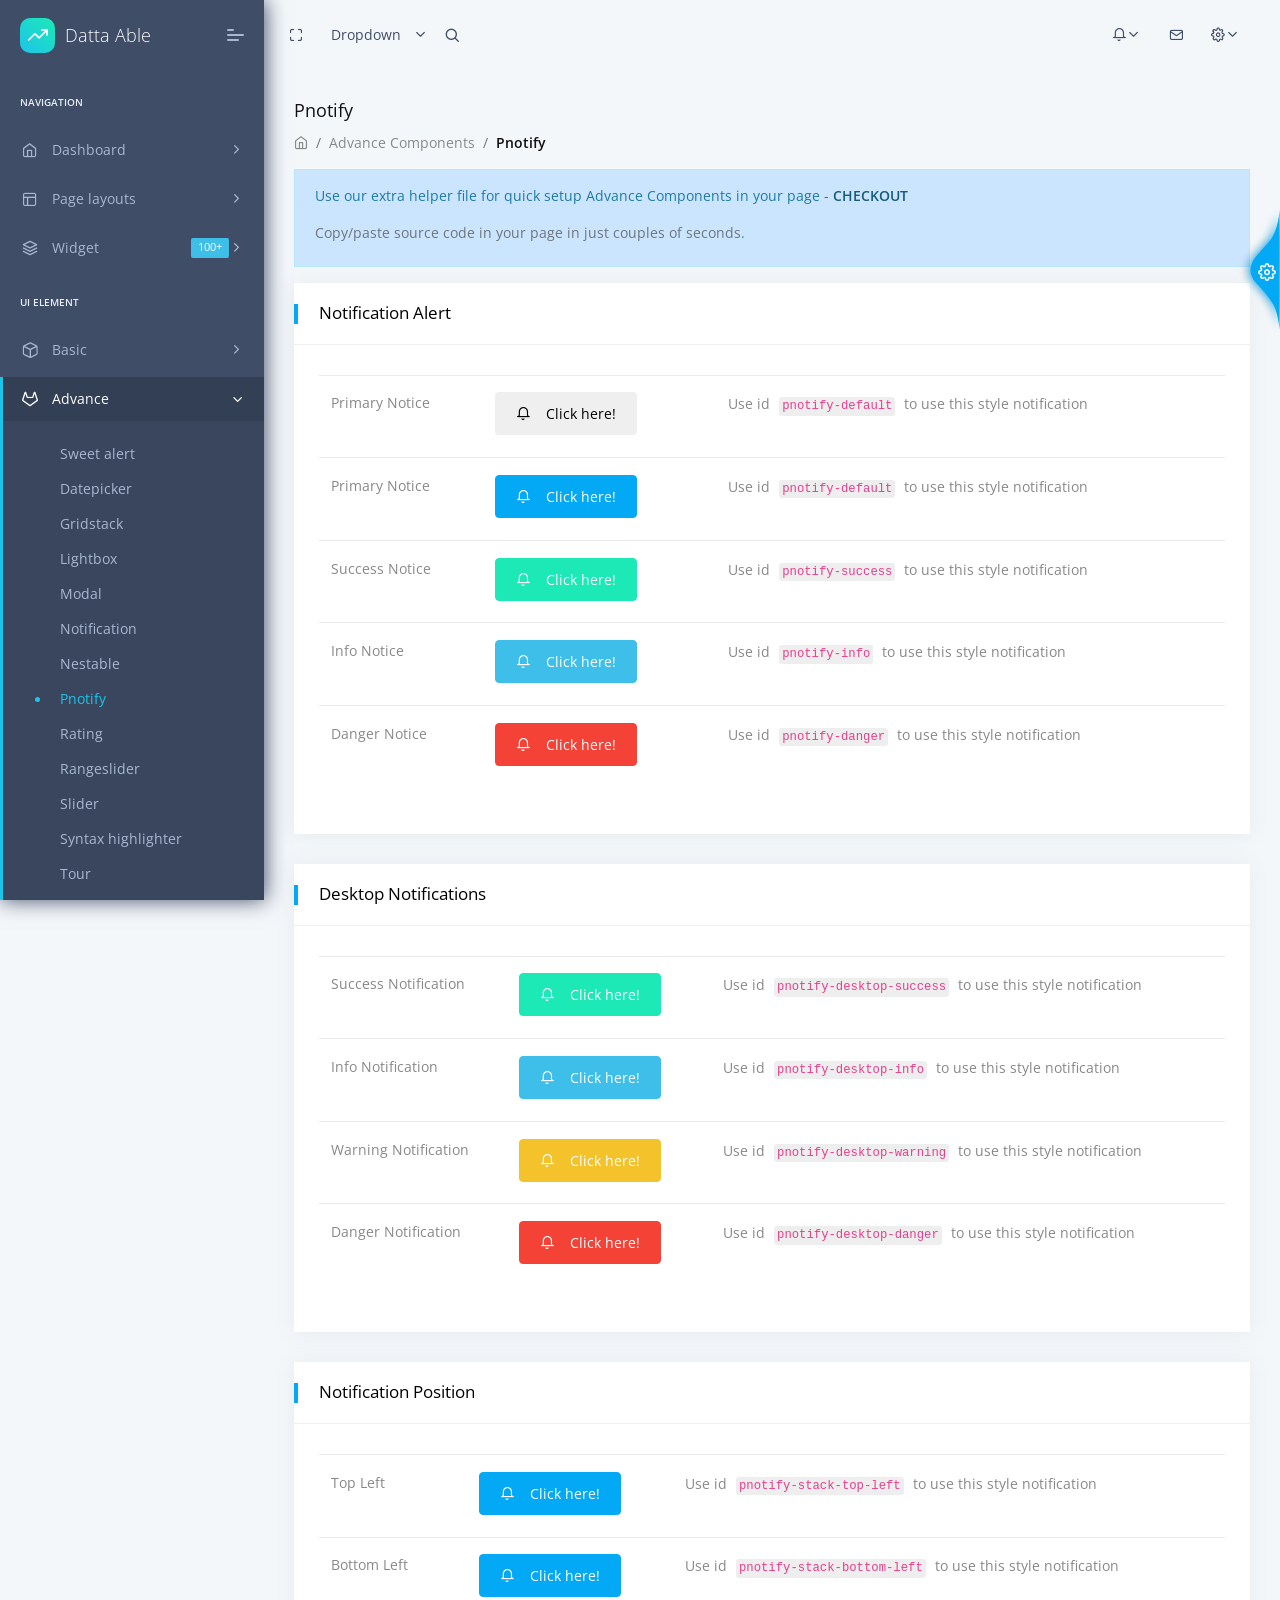
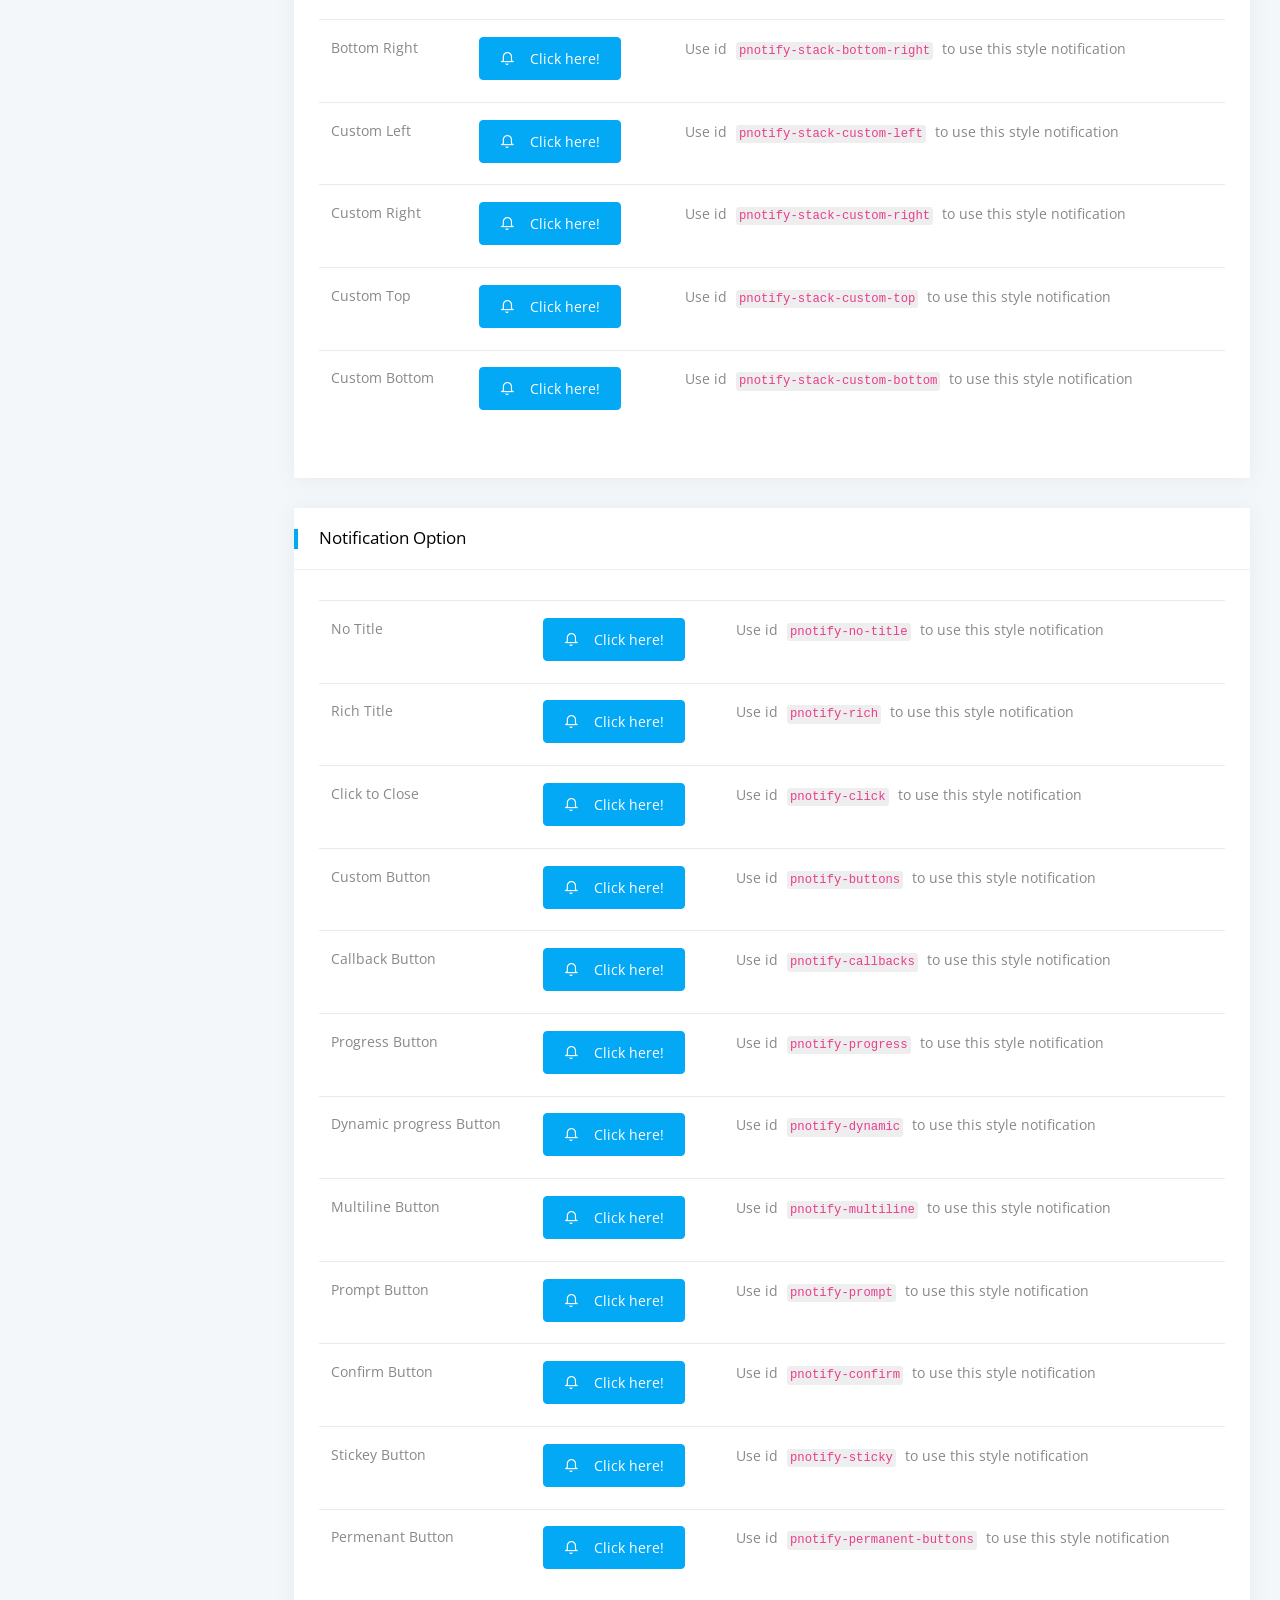
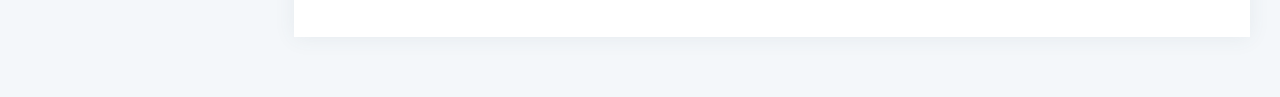
<file: datta-able/bootstrap/default/ac_pnotify.html>
<!DOCTYPE html>
<html lang="en">


<!-- Mirrored from html.codedthemes.com/datta-able/bootstrap/default/ac_pnotify.html by HTTrack Website Copier/3.x [XR&CO'2014], Sun, 16 Dec 2018 16:29:58 GMT -->
<!-- Added by HTTrack --><meta http-equiv="content-type" content="text/html;charset=UTF-8" /><!-- /Added by HTTrack -->
<head>
    <title>Datta Able - Pnotify</title>
    <!-- HTML5 Shim and Respond.js IE10 support of HTML5 elements and media queries -->
    <!-- WARNING: Respond.js doesn't work if you view the page via file:// -->
    <!--[if lt IE 10]>
		<script src="https://oss.maxcdn.com/libs/html5shiv/3.7.0/html5shiv.js"></script>
		<script src="https://oss.maxcdn.com/libs/respond.js/1.4.2/respond.min.js"></script>
		<![endif]-->
    <!-- Meta -->
    <meta charset="utf-8">
    <meta name="viewport" content="width=device-width, initial-scale=1.0, user-scalable=0, minimal-ui">
    <meta http-equiv="X-UA-Compatible" content="IE=edge" />
    <meta name="description" content="Datta Able Bootstrap admin template made using Bootstrap 4 and it has huge amount of ready made feature, UI components, pages which completely fulfills any dashboard needs." />
    <meta name="keywords" content="admin templates, bootstrap admin templates, bootstrap 4, dashboard, dashboard templets, sass admin templets, html admin templates, responsive, bootstrap admin templates free download,premium bootstrap admin templates, datta able, datta able bootstrap admin template">
    <meta name="author" content="Codedthemes" />

    <!-- Favicon icon -->
    <link rel="icon" href="http://html.codedthemes.com/datta-able/bootstrap/assets/images/favicon.ico" type="image/x-icon">
    <!-- fontawesome icon -->
    <link rel="stylesheet" href="../assets/fonts/fontawesome/css/fontawesome-all.min.css">
    <!-- animation css -->
    <link rel="stylesheet" href="../assets/plugins/animation/css/animate.min.css">
    <!-- pnotify css -->
    <link rel="stylesheet" href="../assets/plugins/pnotify/css/pnotify.custom.min.css">
    <!-- pnotify-custom css -->
    <link rel="stylesheet" href="../assets/css/pages/pnotify.css">
    <!-- vendor css -->
    <link rel="stylesheet" href="../assets/css/style.css">

</head>

<body>
    <!-- [ Pre-loader ] start -->
    <div class="loader-bg">
        <div class="loader-track">
            <div class="loader-fill"></div>
        </div>
    </div>
    <!-- [ Pre-loader ] End -->

    <!-- [ navigation menu ] start -->
    <nav class="pcoded-navbar">
        <div class="navbar-wrapper">
            <div class="navbar-brand header-logo">
                <a href="index-2.html" class="b-brand">
                    <div class="b-bg">
                        <i class="feather icon-trending-up"></i>
                    </div>
                    <span class="b-title">Datta Able</span>
                </a>
                <a class="mobile-menu" id="mobile-collapse" href="javascript:"><span></span></a>
            </div>
            <div class="navbar-content scroll-div">
                <ul class="nav pcoded-inner-navbar">
                    <li class="nav-item pcoded-menu-caption">
                        <label>Navigation</label>
                    </li>
                    <li data-username="dashboard Default Ecommerce CRM Analytics Crypto Project" class="nav-item pcoded-hasmenu">
                        <a href="javascript:" class="nav-link"><span class="pcoded-micon"><i class="feather icon-home"></i></span><span class="pcoded-mtext">Dashboard</span></a>
                        <ul class="pcoded-submenu">
                            <li class=""><a href="index-2.html" class="">Default</a></li>
                            <li class=""><a href="dashboard-ecommerce.html" class="">Ecommerce</a></li>
                            <li class=""><a href="dashboard-crm.html" class="">CRM</a></li>
                            <li class=""><a href="dashboard-analytics.html" class="">Analytics</a></li>
                            <li class=""><a href="dashboard-crypto.html" class="">Crypto<span class="pcoded-badge label label-danger">NEW</span></a></li>
                            <li class=""><a href="dashboard-project.html" class="">Project</a></li>
                        </ul>
                    </li>
                    <li data-username="Vertical Horizontal Box Layout RTL fixed static collapse menu color icon dark" class="nav-item pcoded-hasmenu">
                        <a href="javascript:" class="nav-link"><span class="pcoded-micon"><i class="feather icon-layout"></i></span><span class="pcoded-mtext">Page layouts</span></a>
                        <ul class="pcoded-submenu">
                            <li class="pcoded-hasmenu"><a href="javascript:" class="">Vertical</a>
                                <ul class="pcoded-submenu">
                                    <li class=""><a href="layout-static.html" class="" target="_blank">Static</a></li>
                                    <li class=""><a href="layout-fixed.html" class="" target="_blank">Fixed</a></li>
                                    <li class=""><a href="layout-menu-fixed.html" class="" target="_blank">Navbar fixed</a></li>
                                    <li class=""><a href="layout-mini-menu.html" class="" target="_blank">Collapse menu</a></li>
                                </ul>
                            </li>
                            <li class=""><a href="layout-horizontal.html" class="" target="_blank">Horizontal</a></li>
                            <li class=""><a href="layout-box.html" class="" target="_blank">Box layout</a></li>
                            <li class=""><a href="layout-rtl.html" class="" target="_blank">RTL</a></li>
                            <li class=""><a href="layout-light.html" class="" target="_blank">Light layout</a></li>
                            <li class=""><a href="layout-dark.html" class="" target="_blank">Dark layout <span class="pcoded-badge label label-danger">Hot</span></a></li>
                            <li class=""><a href="layout-menu-icon.html" class="" target="_blank">Color icon</a></li>
                        </ul>
                    </li>
                    <li data-username="widget Statistic Data Table User card Chart" class="nav-item pcoded-hasmenu">
                        <a href="javascript:" class="nav-link"><span class="pcoded-micon"><i class="feather icon-layers"></i></span><span class="pcoded-mtext">Widget</span><span class="pcoded-badge label label-info">100+</span></a>
                        <ul class="pcoded-submenu">
                            <li class=""><a href="widget-statistic.html" class="">Statistic</a></li>
                            <li class=""><a href="widget-data.html" class="">Data</a></li>
                            <li class=""><a href="widget-table.html" class="">Table</a></li>
                            <li class=""><a href="widget-user-card.html" class="">User</a></li>
                            <li class=""><a href="widget-chart.html" class="">Chart</a></li>
                        </ul>
                    </li>
                    <li class="nav-item pcoded-menu-caption">
                        <label>UI Element</label>
                    </li>
                    <li data-username="basic components Button Alert Badges breadcrumb Paggination progress Tooltip popovers Carousel Cards Collapse Tabs pills Modal Grid System Typography Extra Shadows Embeds" class="nav-item pcoded-hasmenu">
                        <a href="javascript:" class="nav-link"><span class="pcoded-micon"><i class="feather icon-box"></i></span><span class="pcoded-mtext">Basic</span></a>
                        <ul class="pcoded-submenu">
                            <li class=""><a href="bc_alert.html" class="">Alert</a></li>
                            <li class=""><a href="bc_button.html" class="">Button</a></li>
                            <li class=""><a href="bc_badges.html" class="">Badges</a></li>
                            <li class=""><a href="bc_breadcrumb-pagination.html" class="">Breadcrumb & paggination</a></li>
                            <li class=""><a href="bc_card.html" class="">Cards</a></li>
                            <li class=""><a href="bc_collapse.html" class="">Collapse</a></li>
                            <li class=""><a href="bc_carousel.html" class="">Carousel</a></li>
                            <li class=""><a href="bc_grid.html" class="">Grid system</a></li>
                            <li class=""><a href="bc_progress.html" class="">Progress</a></li>
                            <li class=""><a href="bc_modal.html" class="">Modal</a></li>
                            <li class=""><a href="bc_tabs.html" class="">Tabs & pills</a></li>
                            <li class=""><a href="bc_typography.html" class="">Typography</a></li>
                            <li class=""><a href="bc_tooltip-popover.html" class="">Tooltip & popovers</a></li>
                            <li class=""><a href="bc_extra.html" class="">Other</a></li>
                        </ul>
                    </li>
                    <li data-username="advance components Alert gridstack lightbox modal notification pnotify rating rangeslider slider syntax highlighter Tour Tree view Nestable Toolbar" class="nav-item pcoded-hasmenu active pcoded-trigger">
                        <a href="javascript:" class="nav-link"><span class="pcoded-micon"><i class="feather icon-gitlab"></i></span><span class="pcoded-mtext">Advance</span></a>
                        <ul class="pcoded-submenu">
                            <li class=""><a href="ac_alert.html" class="">Sweet alert</a></li>
                            <li class=""><a href="ac-datepicker-componant.html" class="">Datepicker</a></li>
                            <li class=""><a href="ac_gridstack.html" class="">Gridstack</a></li>
                            <li class=""><a href="ac_lightbox.html" class="">Lightbox</a></li>
                            <li class=""><a href="ac_modal.html" class="">Modal</a></li>
                            <li class=""><a href="ac_notification.html" class="">Notification</a></li>
                            <li class=""><a href="ac_nestable.html" class="">Nestable</a></li>
                            <li class="active"><a href="ac_pnotify.html" class="">Pnotify</a></li>
                            <li class=""><a href="ac_rating.html" class="">Rating</a></li>
                            <li class=""><a href="ac_rangeslider.html" class="">Rangeslider</a></li>
                            <li class=""><a href="ac_slider.html" class="">Slider</a></li>
                            <li class=""><a href="ac_syntax_highlighter.html" class="">Syntax highlighter</a></li>
                            <li class=""><a href="ac_tour.html" class="">Tour</a></li>
                            <li class=""><a href="ac_treeview.html" class="">Tree view</a></li>
                            <li class=""><a href="ac_toolbar.html" class="">Toolbar</a></li>
                        </ul>
                    </li>
                    <li data-username="extra components Session Timeout Session Idle Timeout Offline" class="nav-item pcoded-hasmenu">
                        <a href="javascript:" class=	"nav-link "><span class="pcoded-micon"><i class="feather icon-package"></i></span><span class="pcoded-mtext">Extra</span></a>
                        <ul class="pcoded-submenu">
                            <li class=""><a href="ec-session-timeout.html" class="">Session timeout</a></li>
                            <li class=""><a href="ec-session-idle-timeout.html" class="">Session idle timeout</a></li>
                            <li class=""><a href="ec-offline.html" class="">Offline</a></li>
                        </ul>
                    </li>
                    <li data-username="Animations" class="nav-item"><a href="animation.html" class="nav-link"><span class="pcoded-micon"><i class="feather icon-aperture"></i></span><span class="pcoded-mtext">Animations</span></a></li>
                    <li data-username="icons Feather Fontawsome flag material simple line themify" class="nav-item pcoded-hasmenu">
                        <a href="javascript:" class="nav-link"><span class="pcoded-micon"><i class="feather icon-feather"></i></span><span class="pcoded-mtext">Icons</span></a>
                        <ul class="pcoded-submenu">
                            <li class=""><a href="icon-feather.html" class="">Feather<span class="pcoded-badge label label-danger">NEW</span></a></li>
                            <li class=""><a href="icon-fontawsome.html" class="">Font Awesome 5<span class="pcoded-badge label label-primary">1000+</span></a></li>
                            <li class=""><a href="icon-flag.html" class="">Flag</a></li>
                            <li class=""><a href="icon-material.html" class="">Material</a></li>
                            <li class=""><a href="icon-simple-line.html" class="">Simple line</a></li>
                            <li class=""><a href="icon-themify.html" class="">Themify</a></li>
                        </ul>
                    </li>
                    <li class="nav-item pcoded-menu-caption">
                        <label>Forms</label>
                    </li>
                    <li data-username="form elements advance componant validation masking wizard picker select" class="nav-item pcoded-hasmenu">
                        <a href="javascript:" class="nav-link"><span class="pcoded-micon"><i class="feather icon-file-text"></i></span><span class="pcoded-mtext">Forms</span></a>
                        <ul class="pcoded-submenu">
                            <li class=""><a href="form_elements.html" class="">Form elements</a></li>
                            <li class=""><a href="form-elements-advance.html" class="">Form advance</a></li>
                            <li class=""><a href="form-validation.html" class="">Form validation</a></li>
                            <li class=""><a href="form-masking.html" class="">Form masking</a></li>
                            <li class=""><a href="form-wizard.html" class="">Form wizard</a></li>
                            <li class=""><a href="form-picker.html" class="">Form picker</a></li>
                            <li class=""><a href="form-select.html" class="">Form select</a></li>
                        </ul>
                    </li>
                    <li class="nav-item pcoded-menu-caption">
                        <label>table</label>
                    </li>
                    <li data-username="Table bootstrap datatable footable" class="nav-item pcoded-hasmenu">
                        <a href="javascript:" class="nav-link"><span class="pcoded-micon"><i class="feather icon-server"></i></span><span class="pcoded-mtext">Table</span></a>
                        <ul class="pcoded-submenu">
                            <li class=""><a href="tbl_bootstrap.html" class="">Bootstrap</a></li>
                            <li class=""><a href="tbl_datatable.html" class="">Data table</a></li>
                            <li class=""><a href="tbl_foo.html" class="">Foo table</a></li>
                        </ul>
                    </li>
                    <li class="nav-item pcoded-menu-caption">
                        <label>Chart & Maps</label>
                    </li>
                    <li data-username="Charts AM Chart js Echart Google Highchart Knob Morris Nvd3 Peity Radial" class="nav-item pcoded-hasmenu">
                        <a href="javascript:" class="nav-link"><span class="pcoded-micon"><i class="feather icon-pie-chart"></i></span><span class="pcoded-mtext">Chart</span></a>
                        <ul class="pcoded-submenu">
                            <li class=""><a href="chart-am.html" class="">amChart 4</a></li>
                            <li class=""><a href="chart-chartjs.html" class="">Chart js</a></li>
                            <li class=""><a href="chart-echart.html" class="">Echart</a></li>
                            <li class=""><a href="chart-google.html" class="">Google</a></li>
                            <li class=""><a href="chart-highchart.html" class="">Highchart</a></li>
                            <li class=""><a href="chart-knob.html" class="">Knob</a></li>
                            <li class=""><a href="chart-morris.html" class="">Morris</a></li>
                            <li class=""><a href="chart-nvd3.html" class="">Nvd3</a></li>
                            <li class=""><a href="chart-peity.html" class="">Peity</a></li>
                            <li class=""><a href="chart-radial.html" class="">Radial</a></li>
                        </ul>
                    </li>
                    <li data-username="Maps Google Vector Google Map Search API Location" class="nav-item pcoded-hasmenu">
                        <a href="javascript:" class="nav-link"><span class="pcoded-micon"><i class="feather icon-map"></i></span><span class="pcoded-mtext">Maps</span></a>
                        <ul class="pcoded-submenu">
                            <li class=""><a href="map-google.html" class="">Google</a></li>
                            <li class=""><a href="map-vector.html" class="">Vector</a></li>
                            <li class=""><a href="map-api.html" class="">Gmap search API</a></li>
                            <li class=""><a href="map-location.html" class="">Location</a></li>
                        </ul>
                    </li>
                    <li data-username="landing page" class="nav-item"><a href="extra-pages/landingpage/index.html" class="nav-link" target="_blank"><span class="pcoded-micon"><i class="feather icon-navigation-2"></i></span><span class="pcoded-mtext">Landing page</span></a></li>
                    <li class="nav-item pcoded-menu-caption">
                        <label>Pages</label>
                    </li>
                    <li data-username="Authentication Sign up Sign in reset password Change password Personal information profile settings map form subscribe" class="nav-item pcoded-hasmenu">
                        <a href="javascript:" class="nav-link"><span class="pcoded-micon"><i class="feather icon-lock"></i></span><span class="pcoded-mtext">Authentication</span></a>
                        <ul class="pcoded-submenu">
                            <li class=""><a href="auth-signup.html" class="" target="_blank">Sign up</a></li>
                            <li class=""><a href="auth-signin.html" class="" target="_blank">Sign in</a></li>
                            <li class=""><a href="auth-reset-password.html" class="" target="_blank">Reset password</a></li>
                            <li class=""><a href="auth-change-password.html" class="" target="_blank">Change password</a></li>
                            <li class=""><a href="auth-Personal-Information.html" class="" target="_blank">Personal information</a></li>
                            <li class=""><a href="auth-profile-settings.html" class="" target="_blank">Profile settings</a></li>
                            <li class=""><a href="auth-map-form.html" class="" target="_blank">Map form</a></li>
                            <li class=""><a href="auth-subscribe.html" class="" target="_blank">Subscribe</a></li>
                        </ul>
                    </li>
                    <li data-username="Maintenance Error Comming soon offline ui" class="nav-item pcoded-hasmenu">
                        <a href="javascript:" class="nav-link"><span class="pcoded-micon"><i class="feather icon-sliders"></i></span><span class="pcoded-mtext">Maintenance</span></a>
                        <ul class="pcoded-submenu">
                            <li class=""><a href="maint-error.html" class="">Error</a></li>
                            <li class=""><a href="maint-coming-soon.html" class="">Coming soon</a></li>
                            <li class=""><a href="maint-offline-ui.html" class="" target="_blank">Offline UI</a></li>
                        </ul>
                    </li>
                    <li class="nav-item pcoded-menu-caption">
                        <label>App</label>
                    </li>
                    <li data-username="message" class="nav-item"><a href="message.html" class="nav-link"><span class="pcoded-micon"><i class="feather icon-message-circle"></i></span><span class="pcoded-mtext">Message</span></a></li>
                    <li data-username="Task list board details" class="nav-item pcoded-hasmenu">
                        <a href="javascript:" class="nav-link"><span class="pcoded-micon"><i class="feather icon-clipboard"></i></span><span class="pcoded-mtext">Task</span></a>
                        <ul class="pcoded-submenu">
                            <li class=""><a href="task-list.html" class="">List</a></li>
                            <li class=""><a href="task-board.html" class="">Board</a></li>
                            <li class=""><a href="task-detail.html" class="">Detail</a></li>
                        </ul>
                    </li>
                    <li data-username="To-Do notes" class="nav-item pcoded-hasmenu">
                        <a href="javascript:" class="nav-link"><span class="pcoded-micon"><i class="feather icon-check-square"></i></span><span class="pcoded-mtext">To-Do</span></a>
                        <ul class="pcoded-submenu">
                            <li class=""><a href="todo.html" class="">To-Do</a></li>
                            <li class=""><a href="notes.html" class="">Notes</a></li>
                        </ul>
                    </li>
                    <li data-username="Gallery Grid Masonry Advance" class="nav-item pcoded-hasmenu">
                        <a href="javascript:" class="nav-link"><span class="pcoded-micon"><i class="feather icon-image"></i></span><span class="pcoded-mtext">Gallery</span></a>
                        <ul class="pcoded-submenu">
                            <li class=""><a href="gallery-grid.html" class="">Grid</a></li>
                            <li class=""><a href="gallery-masonry.html" class="">Masonry</a></li>
                            <li class=""><a href="gallery-advance.html" class="">Advance</a></li>
                        </ul>
                    </li>
                    <li class="nav-item pcoded-menu-caption">
                        <label>Extension</label>
                    </li>
                    <li data-username="Editor CK-Editor Tinemce" class="nav-item pcoded-hasmenu">
                        <a href="javascript:" class="nav-link"><span class="pcoded-micon"><i class="feather icon-file-plus"></i></span><span class="pcoded-mtext">Editor</span></a>
                        <ul class="pcoded-submenu">
                            <li class="pcoded-hasmenu">
                                <a href="javascript:" class="">CK editor</a>
                                <ul class="pcoded-submenu">
                                    <li class=""><a href="editor-classic.html" class="">Classic</a></li>
                                    <li class=""><a href="editor-balloon.html" class="">Balloon</a></li>
                                    <li class=""><a href="editor-inline.html" class="">Inline</a></li>
                                    <li class=""><a href="editor-document.html" class="">Document</a></li>
                                </ul>
                            </li>
                            <li class=""><a href="editor-tinymce.html" class="">Tinymce editor</a></li>
                        </ul>
                    </li>
                    <li data-username="Invoice Summury List" class="nav-item pcoded-hasmenu">
                        <a href="javascript:" class="nav-link"><span class="pcoded-micon"><i class="feather icon-file-minus"></i></span><span class="pcoded-mtext">Invoice</span></a>
                        <ul class="pcoded-submenu">
                            <li class=""><a href="invoice.html" class="">Invoice</a></li>
                            <li class=""><a href="invoice-summary.html" class="">Invoice summary</a></li>
                            <li class=""><a href="invoice-list.html" class="">Invoice list</a></li>
                        </ul>
                    </li>
                    <li data-username="Full Calendar" class="nav-item"><a href="full-calendar.html" class="nav-link"><span class="pcoded-micon"><i class="feather icon-calendar"></i></span><span class="pcoded-mtext">Full calendar</span></a></li>
                    <li data-username="File Upload" class="nav-item"><a href="file-upload.html" class="nav-link"><span class="pcoded-micon"><i class="feather icon-upload-cloud"></i></span><span class="pcoded-mtext">File upload</span></a></li>
                    <li class="nav-item pcoded-menu-caption">
                        <label>Other</label>
                    </li>
                    <li data-username="Menu levels Menu level 2.1 Menu level 2.2" class="nav-item pcoded-hasmenu">
                        <a href="javascript:" class="nav-link"><span class="pcoded-micon"><i class="feather icon-menu"></i></span><span class="pcoded-mtext">Menu levels</span></a>
                        <ul class="pcoded-submenu">
                            <li class=""><a href="#" class="">Menu Level 2.1</a></li>
                            <li class="pcoded-hasmenu">
                                <a href="javascript:" class="">Menu level 2.2</a>
                                <ul class="pcoded-submenu">
                                    <li class=""><a href="#" class="">Menu level 3.1</a></li>
                                    <li class=""><a href="#" class="">Menu level 3.2</a></li>
                                </ul>
                            </li>
                        </ul>
                    </li>
                    <li data-username="Disabled Menu" class="nav-item disabled"><a href="javascript:" class="nav-link"><span class="pcoded-micon"><i class="feather icon-power"></i></span><span class="pcoded-mtext">Disabled menu</span></a></li>
                    <li data-username="Sample Page" class="nav-item"><a href="sample-page.html" class="nav-link"><span class="pcoded-micon"><i class="feather icon-sidebar"></i></span><span class="pcoded-mtext">Sample page</span></a></li>
                    <li class="nav-item pcoded-menu-caption">
                        <label>Support</label>
                    </li>
                    <li data-username="Documentation" class="nav-item"><a href="docs.html" class="nav-link" target="_blank"><span class="pcoded-micon"><i class="feather icon-book"></i></span><span class="pcoded-mtext">Documentation</span></a></li>
                    <li data-username="Need Support" class="nav-item"><a href="https://codedthemes.support-hub.io/" class="nav-link" target="_blank"><span class="pcoded-micon"><i class="feather icon-help-circle"></i></span><span class="pcoded-mtext">Need support ?</span></a></li>
                </ul>
            </div>
        </div>
    </nav>
    <!-- [ navigation menu ] end -->

    <!-- [ Header ] start -->
    <header class="navbar pcoded-header navbar-expand-lg navbar-light">
        <div class="m-header">
            <a class="mobile-menu" id="mobile-collapse1" href="javascript:"><span></span></a>
            <a href="index-2.html" class="b-brand">
                   <div class="b-bg">
                       <i class="feather icon-trending-up"></i>
                   </div>
                   <span class="b-title">Datta Able</span>
               </a>
        </div>
        <a class="mobile-menu" id="mobile-header" href="javascript:">
            <i class="feather icon-more-horizontal"></i>
        </a>
        <div class="collapse navbar-collapse">
            <ul class="navbar-nav mr-auto">
                <li><a href="javascript:" class="full-screen" onclick="javascript:toggleFullScreen()"><i class="feather icon-maximize"></i></a></li>
                <li class="nav-item dropdown">
                    <a class="dropdown-toggle" href="javascript:" data-toggle="dropdown">Dropdown</a>
                    <ul class="dropdown-menu">
                        <li><a class="dropdown-item" href="javascript:">Action</a></li>
                        <li><a class="dropdown-item" href="javascript:">Another action</a></li>
                        <li><a class="dropdown-item" href="javascript:">Something else here</a></li>
                    </ul>
                </li>
                <li class="nav-item">
                    <div class="main-search">
                        <div class="input-group">
                            <input type="text" id="m-search" class="form-control" placeholder="Search . . .">
                            <a href="javascript:" class="input-group-append search-close">
                                <i class="feather icon-x input-group-text"></i>
                            </a>
                            <span class="input-group-append search-btn btn btn-primary">
                                <i class="feather icon-search input-group-text"></i>
                            </span>
                        </div>
                    </div>
                </li>
            </ul>
            <ul class="navbar-nav ml-auto">
                <li>
                    <div class="dropdown">
                        <a class="dropdown-toggle" href="javascript:" data-toggle="dropdown"><i class="icon feather icon-bell"></i></a>
                        <div class="dropdown-menu dropdown-menu-right notification">
                            <div class="noti-head">
                                <h6 class="d-inline-block m-b-0">Notifications</h6>
                                <div class="float-right">
                                    <a href="javascript:" class="m-r-10">mark as read</a>
                                    <a href="javascript:">clear all</a>
                                </div>
                            </div>
                            <ul class="noti-body">
                                <li class="n-title">
                                    <p class="m-b-0">NEW</p>
                                </li>
                                <li class="notification">
                                    <div class="media">
                                        <img class="img-radius" src="../assets/images/user/avatar-1.jpg" alt="Generic placeholder image">
                                        <div class="media-body">
                                            <p><strong>John Doe</strong><span class="n-time text-muted"><i class="icon feather icon-clock m-r-10"></i>30 min</span></p>
                                            <p>New ticket Added</p>
                                        </div>
                                    </div>
                                </li>
                                <li class="n-title">
                                    <p class="m-b-0">EARLIER</p>
                                </li>
                                <li class="notification">
                                    <div class="media">
                                        <img class="img-radius" src="../assets/images/user/avatar-2.jpg" alt="Generic placeholder image">
                                        <div class="media-body">
                                            <p><strong>Joseph William</strong><span class="n-time text-muted"><i class="icon feather icon-clock m-r-10"></i>30 min</span></p>
                                            <p>Prchace New Theme and make payment</p>
                                        </div>
                                    </div>
                                </li>
                                <li class="notification">
                                    <div class="media">
                                        <img class="img-radius" src="../assets/images/user/avatar-3.jpg" alt="Generic placeholder image">
                                        <div class="media-body">
                                            <p><strong>Sara Soudein</strong><span class="n-time text-muted"><i class="icon feather icon-clock m-r-10"></i>30 min</span></p>
                                            <p>currently login</p>
                                        </div>
                                    </div>
                                </li>
                            </ul>
                            <div class="noti-footer">
                                <a href="javascript:">show all</a>
                            </div>
                        </div>
                    </div>
                </li>
                <li><a href="javascript:" class="displayChatbox"><i class="icon feather icon-mail"></i></a></li>
                <li>
                    <div class="dropdown drp-user">
                        <a href="javascript:" class="dropdown-toggle" data-toggle="dropdown">
                            <i class="icon feather icon-settings"></i>
                        </a>
                        <div class="dropdown-menu dropdown-menu-right profile-notification">
                            <div class="pro-head">
                                <img src="../assets/images/user/avatar-1.jpg" class="img-radius" alt="User-Profile-Image">
                                <span>John Doe</span>
                                <a href="auth-signin.html" class="dud-logout" title="Logout">
                                    <i class="feather icon-log-out"></i>
                                </a>
                            </div>
                            <ul class="pro-body">
                                <li><a href="javascript:" class="dropdown-item"><i class="feather icon-settings"></i> Settings</a></li>
                                <li><a href="javascript:" class="dropdown-item"><i class="feather icon-user"></i> Profile</a></li>
                                <li><a href="message.html" class="dropdown-item"><i class="feather icon-mail"></i> My Messages</a></li>
                                <li><a href="auth-signin.html" class="dropdown-item"><i class="feather icon-lock"></i> Lock Screen</a></li>
                            </ul>
                        </div>
                    </div>
                </li>
            </ul>
        </div>
    </header>
    <!-- [ Header ] end -->

    <!-- [ chat user list ] start -->
    <section class="header-user-list">
        <div class="h-list-header">
            <div class="input-group">
                <input type="text" id="search-friends" class="form-control" placeholder="Search Friend . . .">
            </div>
        </div>
        <div class="h-list-body">
            <a href="javascript:" class="h-close-text"><i class="feather icon-chevrons-right"></i></a>
            <div class="main-friend-cont scroll-div">
                <div class="main-friend-list">
                    <div class="media userlist-box" data-id="1" data-status="online" data-username="Josephin Doe">
                        <a class="media-left" href="javascript:"><img class="media-object img-radius" src="../assets/images/user/avatar-1.jpg" alt="Generic placeholder image ">
                            <div class="live-status">3</div>
                        </a>
                        <div class="media-body">
                            <h6 class="chat-header">Josephin Doe<small class="d-block text-c-green">Typing  . . </small></h6>
                        </div>
                    </div>
                    <div class="media userlist-box" data-id="2" data-status="online" data-username="Lary Doe">
                        <a class="media-left" href="javascript:"><img class="media-object img-radius" src="../assets/images/user/avatar-2.jpg" alt="Generic placeholder image">
                            <div class="live-status">1</div>
                        </a>
                        <div class="media-body">
                            <h6 class="chat-header">Lary Doe<small class="d-block text-c-green">online</small></h6>
                        </div>
                    </div>
                    <div class="media userlist-box" data-id="3" data-status="online" data-username="Alice">
                        <a class="media-left" href="javascript:"><img class="media-object img-radius" src="../assets/images/user/avatar-3.jpg" alt="Generic placeholder image"></a>
                        <div class="media-body">
                            <h6 class="chat-header">Alice<small class="d-block text-c-green">online</small></h6>
                        </div>
                    </div>
                    <div class="media userlist-box" data-id="4" data-status="offline" data-username="Alia">
                        <a class="media-left" href="javascript:"><img class="media-object img-radius" src="../assets/images/user/avatar-1.jpg" alt="Generic placeholder image">
                            <div class="live-status">1</div>
                        </a>
                        <div class="media-body">
                            <h6 class="chat-header">Alia<small class="d-block text-muted">10 min ago</small></h6>
                        </div>
                    </div>
                    <div class="media userlist-box" data-id="5" data-status="offline" data-username="Suzen">
                        <a class="media-left" href="javascript:"><img class="media-object img-radius" src="../assets/images/user/avatar-4.jpg" alt="Generic placeholder image"></a>
                        <div class="media-body">
                            <h6 class="chat-header">Suzen<small class="d-block text-muted">15 min ago</small></h6>
                        </div>
                    </div>
                    <div class="media userlist-box" data-id="1" data-status="online" data-username="Josephin Doe">
                        <a class="media-left" href="javascript:"><img class="media-object img-radius" src="../assets/images/user/avatar-1.jpg" alt="Generic placeholder image ">
                            <div class="live-status">3</div>
                        </a>
                        <div class="media-body">
                            <h6 class="chat-header">Josephin Doe<small class="d-block text-c-green">Typing  . . </small></h6>
                        </div>
                    </div>
                    <div class="media userlist-box" data-id="2" data-status="online" data-username="Lary Doe">
                        <a class="media-left" href="javascript:"><img class="media-object img-radius" src="../assets/images/user/avatar-2.jpg" alt="Generic placeholder image">
                            <div class="live-status">1</div>
                        </a>
                        <div class="media-body">
                            <h6 class="chat-header">Lary Doe<small class="d-block text-c-green">online</small></h6>
                        </div>
                    </div>
                    <div class="media userlist-box" data-id="3" data-status="online" data-username="Alice">
                        <a class="media-left" href="javascript:"><img class="media-object img-radius" src="../assets/images/user/avatar-3.jpg" alt="Generic placeholder image"></a>
                        <div class="media-body">
                            <h6 class="chat-header">Alice<small class="d-block text-c-green">online</small></h6>
                        </div>
                    </div>
                    <div class="media userlist-box" data-id="4" data-status="offline" data-username="Alia">
                        <a class="media-left" href="javascript:"><img class="media-object img-radius" src="../assets/images/user/avatar-1.jpg" alt="Generic placeholder image">
                            <div class="live-status">1</div>
                        </a>
                        <div class="media-body">
                            <h6 class="chat-header">Alia<small class="d-block text-muted">10 min ago</small></h6>
                        </div>
                    </div>
                    <div class="media userlist-box" data-id="5" data-status="offline" data-username="Suzen">
                        <a class="media-left" href="javascript:"><img class="media-object img-radius" src="../assets/images/user/avatar-4.jpg" alt="Generic placeholder image"></a>
                        <div class="media-body">
                            <h6 class="chat-header">Suzen<small class="d-block text-muted">15 min ago</small></h6>
                        </div>
                    </div>
                    <div class="media userlist-box" data-id="1" data-status="online" data-username="Josephin Doe">
                        <a class="media-left" href="javascript:"><img class="media-object img-radius" src="../assets/images/user/avatar-1.jpg" alt="Generic placeholder image ">
                            <div class="live-status">3</div>
                        </a>
                        <div class="media-body">
                            <h6 class="chat-header">Josephin Doe<small class="d-block text-c-green">Typing  . . </small></h6>
                        </div>
                    </div>
                    <div class="media userlist-box" data-id="2" data-status="online" data-username="Lary Doe">
                        <a class="media-left" href="javascript:"><img class="media-object img-radius" src="../assets/images/user/avatar-2.jpg" alt="Generic placeholder image">
                            <div class="live-status">1</div>
                        </a>
                        <div class="media-body">
                            <h6 class="chat-header">Lary Doe<small class="d-block text-c-green">online</small></h6>
                        </div>
                    </div>
                    <div class="media userlist-box" data-id="3" data-status="online" data-username="Alice">
                        <a class="media-left" href="javascript:"><img class="media-object img-radius" src="../assets/images/user/avatar-3.jpg" alt="Generic placeholder image"></a>
                        <div class="media-body">
                            <h6 class="chat-header">Alice<small class="d-block text-c-green">online</small></h6>
                        </div>
                    </div>
                    <div class="media userlist-box" data-id="4" data-status="offline" data-username="Alia">
                        <a class="media-left" href="javascript:"><img class="media-object img-radius" src="../assets/images/user/avatar-1.jpg" alt="Generic placeholder image">
                            <div class="live-status">1</div>
                        </a>
                        <div class="media-body">
                            <h6 class="chat-header">Alia<small class="d-block text-muted">10 min ago</small></h6>
                        </div>
                    </div>
                    <div class="media userlist-box" data-id="5" data-status="offline" data-username="Suzen">
                        <a class="media-left" href="javascript:"><img class="media-object img-radius" src="../assets/images/user/avatar-4.jpg" alt="Generic placeholder image"></a>
                        <div class="media-body">
                            <h6 class="chat-header">Suzen<small class="d-block text-muted">15 min ago</small></h6>
                        </div>
                    </div>
                    <div class="media userlist-box" data-id="1" data-status="online" data-username="Josephin Doe">
                        <a class="media-left" href="javascript:"><img class="media-object img-radius" src="../assets/images/user/avatar-1.jpg" alt="Generic placeholder image ">
                            <div class="live-status">3</div>
                        </a>
                        <div class="media-body">
                            <h6 class="chat-header">Josephin Doe<small class="d-block text-c-green">Typing  . . </small></h6>
                        </div>
                    </div>
                    <div class="media userlist-box" data-id="2" data-status="online" data-username="Lary Doe">
                        <a class="media-left" href="javascript:"><img class="media-object img-radius" src="../assets/images/user/avatar-2.jpg" alt="Generic placeholder image">
                            <div class="live-status">1</div>
                        </a>
                        <div class="media-body">
                            <h6 class="chat-header">Lary Doe<small class="d-block text-c-green">online</small></h6>
                        </div>
                    </div>
                    <div class="media userlist-box" data-id="3" data-status="online" data-username="Alice">
                        <a class="media-left" href="javascript:"><img class="media-object img-radius" src="../assets/images/user/avatar-3.jpg" alt="Generic placeholder image"></a>
                        <div class="media-body">
                            <h6 class="chat-header">Alice<small class="d-block text-c-green">online</small></h6>
                        </div>
                    </div>
                    <div class="media userlist-box" data-id="4" data-status="offline" data-username="Alia">
                        <a class="media-left" href="javascript:"><img class="media-object img-radius" src="../assets/images/user/avatar-1.jpg" alt="Generic placeholder image">
                            <div class="live-status">1</div>
                        </a>
                        <div class="media-body">
                            <h6 class="chat-header">Alia<small class="d-block text-muted">10 min ago</small></h6>
                        </div>
                    </div>
                    <div class="media userlist-box" data-id="5" data-status="offline" data-username="Suzen">
                        <a class="media-left" href="javascript:"><img class="media-object img-radius" src="../assets/images/user/avatar-4.jpg" alt="Generic placeholder image"></a>
                        <div class="media-body">
                            <h6 class="chat-header">Suzen<small class="d-block text-muted">15 min ago</small></h6>
                        </div>
                    </div>
                </div>
            </div>
        </div>
    </section>
    <!-- [ chat user list ] end -->

    <!-- [ chat message ] start -->
    <section class="header-chat">
        <div class="h-list-header">
            <h6>Josephin Doe</h6>
            <a href="javascript:" class="h-back-user-list"><i class="feather icon-chevron-left"></i></a>
        </div>
        <div class="h-list-body">
            <div class="main-chat-cont scroll-div">
                <div class="main-friend-chat">
                    <div class="media chat-messages">
                        <a class="media-left photo-table" href="javascript:"><img class="media-object img-radius img-radius m-t-5" src="../assets/images/user/avatar-2.jpg" alt="Generic placeholder image"></a>
                        <div class="media-body chat-menu-content">
                            <div class="">
                                <p class="chat-cont">hello Datta! Will you tell me something</p>
                                <p class="chat-cont">about yourself?</p>
                            </div>
                            <p class="chat-time">8:20 a.m.</p>
                        </div>
                    </div>
                    <div class="media chat-messages">
                        <div class="media-body chat-menu-reply">
                            <div class="">
                                <p class="chat-cont">Ohh! very nice</p>
                            </div>
                            <p class="chat-time">8:22 a.m.</p>
                        </div>
                    </div>
                    <div class="media chat-messages">
                        <a class="media-left photo-table" href="javascript:"><img class="media-object img-radius img-radius m-t-5" src="../assets/images/user/avatar-2.jpg" alt="Generic placeholder image"></a>
                        <div class="media-body chat-menu-content">
                            <div class="">
                                <p class="chat-cont">can you help me?</p>
                            </div>
                            <p class="chat-time">8:20 a.m.</p>
                        </div>
                    </div>
                </div>
            </div>
        </div>
        <div class="h-list-footer">
            <div class="input-group">
                <input type="file" class="chat-attach" style="display:none">
                <a href="javascript:" class="input-group-prepend btn btn-success btn-attach">
                    <i class="feather icon-paperclip"></i>
                </a>
                <input type="text" name="h-chat-text" class="form-control h-send-chat" placeholder="Write hear . . ">
                <button type="submit" class="input-group-append btn-send btn btn-primary">
                    <i class="feather icon-message-circle"></i>
                </button>
            </div>
        </div>
    </section>
    <!-- [ chat message ] end -->

    <!-- [ Main Content ] start -->
    <section class="pcoded-main-container">
        <div class="pcoded-wrapper">
            <div class="pcoded-content">
                <div class="pcoded-inner-content">
                    <!-- [ breadcrumb ] start -->
                    <div class="page-header">
                        <div class="page-block">
                            <div class="row align-items-center">
                                <div class="col-md-12">
                                    <div class="page-header-title">
                                        <h5 class="m-b-10">Pnotify</h5>
                                    </div>
                                    <ul class="breadcrumb">
                                        <li class="breadcrumb-item"><a href="index-2.html"><i class="feather icon-home"></i></a></li>
                                        <li class="breadcrumb-item"><a href="#!">Advance Components</a></li>
                                        <li class="breadcrumb-item"><a href="javascript:">Pnotify</a></li>
                                    </ul>
                                </div>
                            </div>
                        </div>
                    </div>
                    <!-- [ breadcrumb ] end -->
                    <div class="main-body">
                        <div class="page-wrapper">
                            <!-- [ Main Content ] start -->
                            <div class="row">
                                <div class="col-sm-12">
                                    <div class="alert alert-primary" role="alert">
                                        <p>Use our extra helper file for quick setup Advance Components in your page - <a href="index-ac-package.html" target="_blank" class="alert-link">CHECKOUT</a></p>
										<label class="text-muted">Copy/paste source code in your page in just couples of seconds.</label>
                                    </div>
                                </div>
                                <!-- [ notification-alert ] start -->
                                <div class="col-sm-12">
                                    <div class="card">
                                        <div class="card-header">
                                            <h5>Notification Alert</h5>
                                        </div>
                                        <div class="card-block">
                                            <div class="table-responsive">
                                                <table class="table">
                                                    <tbody>
                                                        <tr>
                                                            <td>Primary Notice</td>
                                                            <td>
                                                                <button type="button" class="btn btn-default btn-sm" id="pnotify-default"><i class="feather icon-bell"></i> Click here!</button>
                                                            </td>
                                                            <td>Use id <code>pnotify-default</code> to use this style notification</td>
                                                        </tr>
                                                        <tr>
                                                            <td>Primary Notice</td>
                                                            <td>
                                                                <button type="button" class="btn btn-primary btn-sm" id="pnotify-primary"><i class="feather icon-bell"></i> Click here!</button>
                                                            </td>
                                                            <td>Use id <code>pnotify-default</code> to use this style notification</td>
                                                        </tr>
                                                        <tr>
                                                            <td>Success Notice</td>
                                                            <td>
                                                                <button type="button" class="btn btn-success btn-sm" id="pnotify-success"><i class="feather icon-bell"></i> Click here!</button>
                                                            </td>
                                                            <td>Use id <code>pnotify-success</code> to use this style notification</td>
                                                        </tr>
                                                        <tr>
                                                            <td>Info Notice</td>
                                                            <td>
                                                                <button type="button" class="btn btn-info btn-sm" id="pnotify-info"><i class="feather icon-bell"></i> Click here!</button>
                                                            </td>
                                                            <td>Use id <code>pnotify-info</code> to use this style notification</td>
                                                        </tr>
                                                        <tr>
                                                            <td>Danger Notice</td>
                                                            <td>
                                                                <button type="button" class="btn btn-danger btn-sm" id="pnotify-danger"><i class="feather icon-bell"></i> Click here!</button>
                                                            </td>
                                                            <td>Use id <code>pnotify-danger</code> to use this style notification</td>
                                                        </tr>
                                                    </tbody>
                                                </table>
                                            </div>
                                        </div>
                                    </div>
                                </div>
                                <div class="col-sm-12">
                                    <div class="card">
                                        <div class="card-header">
                                            <h5>Desktop Notifications</h5>
                                        </div>
                                        <div class="card-block">
                                            <div class="table-responsive">
                                                <table class="table">
                                                    <tbody>
                                                        <tr>
                                                            <td>Success Notification</td>
                                                            <td>
                                                                <button type="button" class="btn btn-success btn-sm" id="pnotify-desktop-success"><i class="feather icon-bell"></i> Click here!</button>
                                                            </td>
                                                            <td>Use id <code>pnotify-desktop-success</code> to use this style notification</td>
                                                        </tr>
                                                        <tr>
                                                            <td>Info Notification</td>
                                                            <td>
                                                                <button type="button" class="btn btn-info btn-sm" id="pnotify-desktop-info"><i class="feather icon-bell"></i> Click here!</button>
                                                            </td>
                                                            <td>Use id <code>pnotify-desktop-info</code> to use this style notification</td>
                                                        </tr>
                                                        <tr>
                                                            <td>Warning Notification</td>
                                                            <td>
                                                                <button type="button" class="btn btn-warning btn-sm" id="pnotify-desktop-warning"><i class="feather icon-bell"></i> Click here!</button>
                                                            </td>
                                                            <td>Use id <code>pnotify-desktop-warning</code> to use this style notification</td>
                                                        </tr>
                                                        <tr>
                                                            <td>Danger Notification</td>
                                                            <td>
                                                                <button type="button" class="btn btn-danger btn-sm" id="pnotify-desktop-danger"><i class="feather icon-bell"></i> Click here!</button>
                                                            </td>
                                                            <td>Use id <code>pnotify-desktop-danger</code> to use this style notification</td>
                                                        </tr>
                                                    </tbody>
                                                </table>
                                            </div>
                                        </div>
                                    </div>
                                </div>
                                <div class="col-sm-12">
                                    <div class="card">
                                        <div class="card-header">
                                            <h5>Notification Position</h5>
                                        </div>
                                        <div class="card-block">
                                            <div class="table-responsive">
                                                <table class="table">
                                                    <tbody>
                                                        <tr>
                                                            <td>Top Left</td>
                                                            <td>
                                                                <button type="button" class="btn btn-primary btn-sm" id="pnotify-stack-top-left"><i class="feather icon-bell"></i> Click here!</button>
                                                            </td>
                                                            <td>Use id <code>pnotify-stack-top-left</code> to use this style notification</td>
                                                        </tr>
                                                        <tr>
                                                            <td>Bottom Left</td>
                                                            <td>
                                                                <button type="button" class="btn btn-primary btn-sm" id="pnotify-stack-bottom-left"><i class="feather icon-bell"></i> Click here!</button>
                                                            </td>
                                                            <td>Use id <code>pnotify-stack-bottom-left</code> to use this style notification</td>
                                                        </tr>
                                                        <tr>
                                                            <td>Bottom Right</td>
                                                            <td>
                                                                <button type="button" class="btn btn-primary btn-sm" id="pnotify-stack-bottom-right"><i class="feather icon-bell"></i> Click here!</button>
                                                            </td>
                                                            <td>Use id <code>pnotify-stack-bottom-right</code> to use this style notification</td>
                                                        </tr>
                                                        <tr>
                                                            <td>Custom Left</td>
                                                            <td>
                                                                <button type="button" class="btn btn-primary btn-sm" id="pnotify-stack-custom-left"><i class="feather icon-bell"></i> Click here!</button>
                                                            </td>
                                                            <td>Use id <code>pnotify-stack-custom-left</code> to use this style notification</td>
                                                        </tr>
                                                        <tr>
                                                            <td>Custom Right</td>
                                                            <td>
                                                                <button type="button" class="btn btn-primary btn-sm" id="pnotify-stack-custom-right"><i class="feather icon-bell"></i> Click here!</button>
                                                            </td>
                                                            <td>Use id <code>pnotify-stack-custom-right</code> to use this style notification</td>
                                                        </tr>
                                                        <tr>
                                                            <td>Custom Top</td>
                                                            <td>
                                                                <button type="button" class="btn btn-primary btn-sm" id="pnotify-stack-custom-top"><i class="feather icon-bell"></i> Click here!</button>
                                                            </td>
                                                            <td>Use id <code>pnotify-stack-custom-top</code> to use this style notification</td>
                                                        </tr>
                                                        <tr>
                                                            <td>Custom Bottom</td>
                                                            <td>
                                                                <button type="button" class="btn btn-primary btn-sm" id="pnotify-stack-custom-bottom"><i class="feather icon-bell"></i> Click here!</button>
                                                            </td>
                                                            <td>Use id <code>pnotify-stack-custom-bottom</code> to use this style notification</td>
                                                        </tr>
                                                    </tbody>
                                                </table>
                                            </div>
                                        </div>
                                    </div>
                                </div>
                                <div class="col-sm-12">
                                    <div class="card">
                                        <div class="card-header">
                                            <h5>Notification Option</h5>
                                        </div>
                                        <div class="card-block">
                                            <div class="table-responsive">
                                                <table class="table">
                                                    <tbody>
                                                        <tr>
                                                            <td>No Title</td>
                                                            <td>
                                                                <button type="button" class="btn btn-primary btn-sm" id="pnotify-no-title"><i class="feather icon-bell"></i> Click here!</button>
                                                            </td>
                                                            <td>Use id <code>pnotify-no-title</code> to use this style notification</td>
                                                        </tr>
                                                        <tr>
                                                            <td>Rich Title</td>
                                                            <td>
                                                                <button type="button" class="btn btn-primary btn-sm" id="pnotify-rich"><i class="feather icon-bell"></i> Click here!</button>
                                                            </td>
                                                            <td>Use id <code>pnotify-rich</code> to use this style notification</td>
                                                        </tr>
                                                        <tr>
                                                            <td>Click to Close</td>
                                                            <td>
                                                                <button type="button" class="btn btn-primary btn-sm" id="pnotify-click"><i class="feather icon-bell"></i> Click here!</button>
                                                            </td>
                                                            <td>Use id <code>pnotify-click</code> to use this style notification</td>
                                                        </tr>
                                                        <tr>
                                                            <td>Custom Button</td>
                                                            <td>
                                                                <button type="button" class="btn btn-primary btn-sm" id="pnotify-buttons"><i class="feather icon-bell"></i> Click here!</button>
                                                            </td>
                                                            <td>Use id <code>pnotify-buttons</code> to use this style notification</td>
                                                        </tr>
                                                        <tr>
                                                            <td>Callback Button</td>
                                                            <td>
                                                                <button type="button" class="btn btn-primary btn-sm" id="pnotify-callbacks"><i class="feather icon-bell"></i> Click here!</button>
                                                            </td>
                                                            <td>Use id <code>pnotify-callbacks</code> to use this style notification</td>
                                                        </tr>
                                                        <tr>
                                                            <td>Progress Button</td>
                                                            <td>
                                                                <button type="button" class="btn btn-primary btn-sm" id="pnotify-progress"><i class="feather icon-bell"></i> Click here!</button>
                                                            </td>
                                                            <td>Use id <code>pnotify-progress</code> to use this style notification</td>
                                                        </tr>
                                                        <tr>
                                                            <td>Dynamic progress Button</td>
                                                            <td>
                                                                <button type="button" class="btn btn-primary btn-sm" id="pnotify-dynamic"><i class="feather icon-bell"></i> Click here!</button>
                                                            </td>
                                                            <td>Use id <code>pnotify-dynamic</code> to use this style notification</td>
                                                        </tr>
                                                        <tr>
                                                            <td>Multiline Button</td>
                                                            <td>
                                                                <button type="button" class="btn btn-primary btn-sm" id="pnotify-multiline"><i class="feather icon-bell"></i> Click here!</button>
                                                            </td>
                                                            <td>Use id <code>pnotify-multiline</code> to use this style notification</td>
                                                        </tr>
                                                        <tr>
                                                            <td>Prompt Button</td>
                                                            <td>
                                                                <button type="button" class="btn btn-primary btn-sm" id="pnotify-prompt"><i class="feather icon-bell"></i> Click here!</button>
                                                            </td>
                                                            <td>Use id <code>pnotify-prompt</code> to use this style notification</td>
                                                        </tr>
                                                        <tr>
                                                            <td>Confirm Button</td>
                                                            <td>
                                                                <button type="button" class="btn btn-primary btn-sm" id="pnotify-confirm"><i class="feather icon-bell"></i> Click here!</button>
                                                            </td>
                                                            <td>Use id <code>pnotify-confirm</code> to use this style notification</td>
                                                        </tr>
                                                        <tr>
                                                            <td>Stickey Button</td>
                                                            <td>
                                                                <button type="button" class="btn btn-primary btn-sm" id="pnotify-sticky"><i class="feather icon-bell"></i> Click here!</button>
                                                            </td>
                                                            <td>Use id <code>pnotify-sticky</code> to use this style notification</td>
                                                        </tr>
                                                        <tr>
                                                            <td>Permenant Button</td>
                                                            <td>
                                                                <button type="button" class="btn btn-primary btn-sm" id="pnotify-permanent-buttons"><i class="feather icon-bell"></i> Click here!</button>
                                                            </td>
                                                            <td>Use id <code>pnotify-permanent-buttons</code> to use this style notification</td>
                                                        </tr>
                                                    </tbody>
                                                </table>
                                            </div>
                                        </div>
                                    </div>
                                </div>
                                <!-- [ notification-alert ] end -->
                            </div>
                            <!-- [ Main Content ] end -->
                        </div>
                    </div>
                </div>
            </div>
        </div>
    </section>
    <!-- [ Main Content ] end -->

    <!-- Warning Section start -->
    <!-- Older IE warning message -->
    <!--[if lt IE 11]>
        <div class="ie-warning">
            <h1>Warning!!</h1>
            <p>You are using an outdated version of Internet Explorer, please upgrade
               <br/>to any of the following web browsers to access this website.
            </p>
            <div class="iew-container">
                <ul class="iew-download">
                    <li>
                        <a href="http://www.google.com/chrome/">
                            <img src="../assets/images/browser/chrome.png" alt="Chrome">
                            <div>Chrome</div>
                        </a>
                    </li>
                    <li>
                        <a href="https://www.mozilla.org/en-US/firefox/new/">
                            <img src="../assets/images/browser/firefox.png" alt="Firefox">
                            <div>Firefox</div>
                        </a>
                    </li>
                    <li>
                        <a href="http://www.opera.com">
                            <img src="../assets/images/browser/opera.png" alt="Opera">
                            <div>Opera</div>
                        </a>
                    </li>
                    <li>
                        <a href="https://www.apple.com/safari/">
                            <img src="../assets/images/browser/safari.png" alt="Safari">
                            <div>Safari</div>
                        </a>
                    </li>
                    <li>
                        <a href="http://windows.microsoft.com/en-us/internet-explorer/download-ie">
                            <img src="../assets/images/browser/ie.png" alt="">
                            <div>IE (11 & above)</div>
                        </a>
                    </li>
                </ul>
            </div>
            <p>Sorry for the inconvenience!</p>
        </div>
    <![endif]-->
    <!-- Warning Section Ends -->

    <!-- Required Js -->
    <script src="../assets/js/vendor-all.min.js"></script>
    <script src="../assets/plugins/bootstrap/js/bootstrap.min.js"></script>
    <script src="../assets/js/pcoded.min.js"></script>
    <script src="../assets/js/menu-setting.min.js"></script>

    <!-- pnotify Js -->
    <script src="../assets/plugins/pnotify/js/pnotify.custom.min.js"></script>
    <script src="../assets/plugins/pnotify/js/notify-event.js"></script>

</body>

<!-- Mirrored from html.codedthemes.com/datta-able/bootstrap/default/ac_pnotify.html by HTTrack Website Copier/3.x [XR&CO'2014], Sun, 16 Dec 2018 16:29:59 GMT -->
</html>
</file>
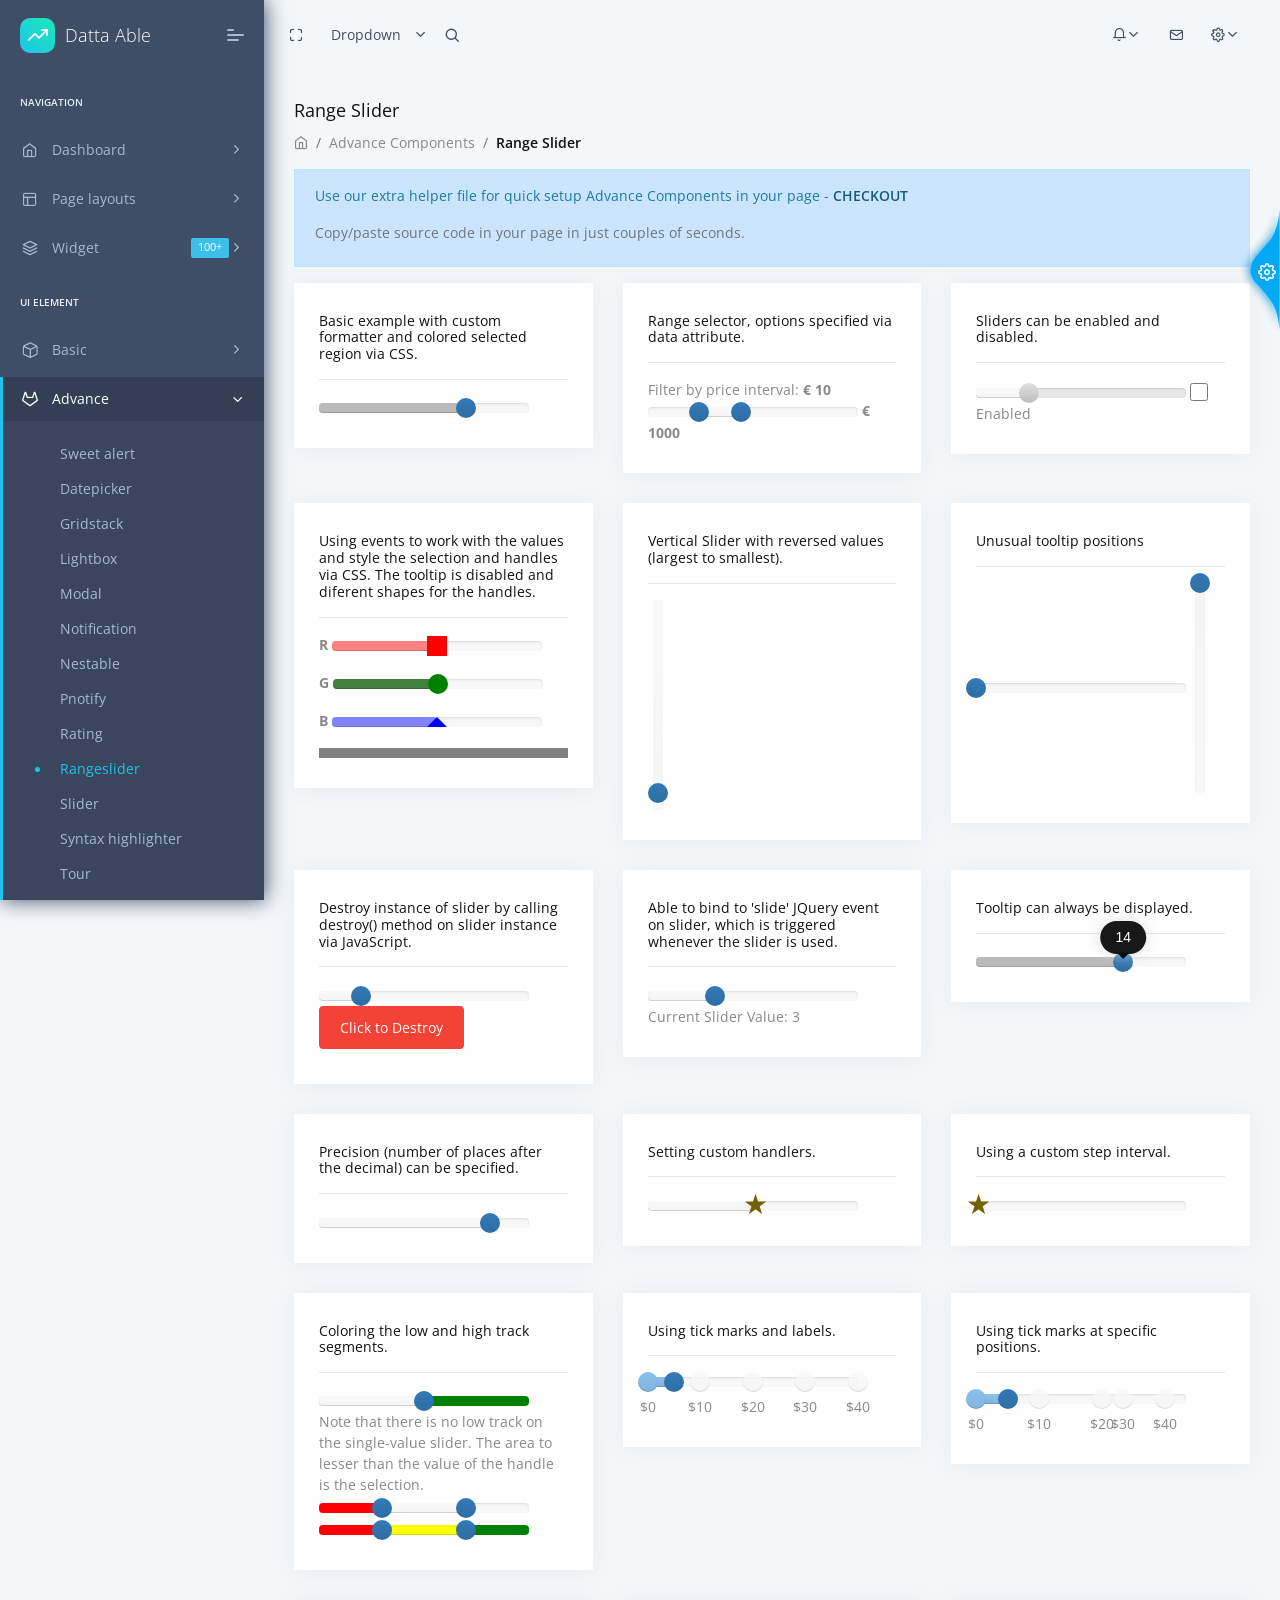
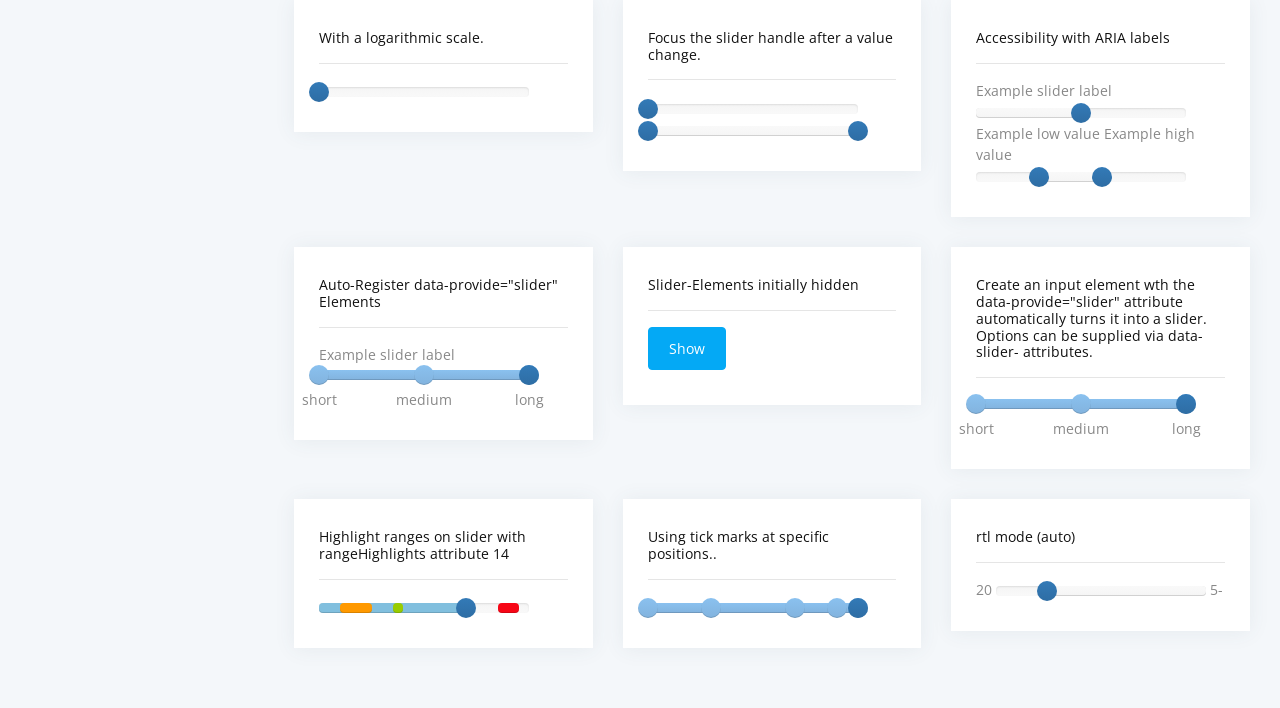
<file: datta-able/bootstrap/default/ac_rangeslider.html>
<!DOCTYPE html>
<html lang="en">


<!-- Mirrored from html.codedthemes.com/datta-able/bootstrap/default/ac_rangeslider.html by HTTrack Website Copier/3.x [XR&CO'2014], Sun, 16 Dec 2018 16:30:05 GMT -->
<!-- Added by HTTrack --><meta http-equiv="content-type" content="text/html;charset=UTF-8" /><!-- /Added by HTTrack -->
<head>
    <title>Datta Able - Rangeslider</title>
    <!-- HTML5 Shim and Respond.js IE10 support of HTML5 elements and media queries -->
    <!-- WARNING: Respond.js doesn't work if you view the page via file:// -->
    <!--[if lt IE 10]>
		<script src="https://oss.maxcdn.com/libs/html5shiv/3.7.0/html5shiv.js"></script>
		<script src="https://oss.maxcdn.com/libs/respond.js/1.4.2/respond.min.js"></script>
		<![endif]-->
    <!-- Meta -->
    <meta charset="utf-8">
    <meta name="viewport" content="width=device-width, initial-scale=1.0, user-scalable=0, minimal-ui">
    <meta http-equiv="X-UA-Compatible" content="IE=edge" />
    <meta name="description" content="Datta Able Bootstrap admin template made using Bootstrap 4 and it has huge amount of ready made feature, UI components, pages which completely fulfills any dashboard needs." />
    <meta name="keywords" content="admin templates, bootstrap admin templates, bootstrap 4, dashboard, dashboard templets, sass admin templets, html admin templates, responsive, bootstrap admin templates free download,premium bootstrap admin templates, datta able, datta able bootstrap admin template">
    <meta name="author" content="Codedthemes" />

    <!-- Favicon icon -->
    <link rel="icon" href="http://html.codedthemes.com/datta-able/bootstrap/assets/images/favicon.ico" type="image/x-icon">
    <!-- fontawesome icon -->
    <link rel="stylesheet" href="../assets/fonts/fontawesome/css/fontawesome-all.min.css">
    <!-- animation css -->
    <link rel="stylesheet" href="../assets/plugins/animation/css/animate.min.css">
    <!-- rangeslider css -->
    <link rel="stylesheet" href="../assets/plugins/range-slider/css/bootstrap-slider.min.css">
    <!-- rangeslider-custom css -->
    <link rel="stylesheet" href="../assets/css/pages/rangeslider.css">
    <!-- vendor css -->
    <link rel="stylesheet" href="../assets/css/style.css">

</head>

<body>
    <!-- [ Pre-loader ] start -->
    <div class="loader-bg">
        <div class="loader-track">
            <div class="loader-fill"></div>
        </div>
    </div>
    <!-- [ Pre-loader ] End -->

    <!-- [ navigation menu ] start -->
    <nav class="pcoded-navbar">
        <div class="navbar-wrapper">
            <div class="navbar-brand header-logo">
                <a href="index-2.html" class="b-brand">
                    <div class="b-bg">
                        <i class="feather icon-trending-up"></i>
                    </div>
                    <span class="b-title">Datta Able</span>
                </a>
                <a class="mobile-menu" id="mobile-collapse" href="javascript:"><span></span></a>
            </div>
            <div class="navbar-content scroll-div">
                <ul class="nav pcoded-inner-navbar">
                    <li class="nav-item pcoded-menu-caption">
                        <label>Navigation</label>
                    </li>
                    <li data-username="dashboard Default Ecommerce CRM Analytics Crypto Project" class="nav-item pcoded-hasmenu">
                        <a href="javascript:" class="nav-link"><span class="pcoded-micon"><i class="feather icon-home"></i></span><span class="pcoded-mtext">Dashboard</span></a>
                        <ul class="pcoded-submenu">
                            <li class=""><a href="index-2.html" class="">Default</a></li>
                            <li class=""><a href="dashboard-ecommerce.html" class="">Ecommerce</a></li>
                            <li class=""><a href="dashboard-crm.html" class="">CRM</a></li>
                            <li class=""><a href="dashboard-analytics.html" class="">Analytics</a></li>
                            <li class=""><a href="dashboard-crypto.html" class="">Crypto<span class="pcoded-badge label label-danger">NEW</span></a></li>
                            <li class=""><a href="dashboard-project.html" class="">Project</a></li>
                        </ul>
                    </li>
                    <li data-username="Vertical Horizontal Box Layout RTL fixed static collapse menu color icon dark" class="nav-item pcoded-hasmenu">
                        <a href="javascript:" class="nav-link"><span class="pcoded-micon"><i class="feather icon-layout"></i></span><span class="pcoded-mtext">Page layouts</span></a>
                        <ul class="pcoded-submenu">
                            <li class="pcoded-hasmenu"><a href="javascript:" class="">Vertical</a>
                                <ul class="pcoded-submenu">
                                    <li class=""><a href="layout-static.html" class="" target="_blank">Static</a></li>
                                    <li class=""><a href="layout-fixed.html" class="" target="_blank">Fixed</a></li>
                                    <li class=""><a href="layout-menu-fixed.html" class="" target="_blank">Navbar fixed</a></li>
                                    <li class=""><a href="layout-mini-menu.html" class="" target="_blank">Collapse menu</a></li>
                                </ul>
                            </li>
                            <li class=""><a href="layout-horizontal.html" class="" target="_blank">Horizontal</a></li>
                            <li class=""><a href="layout-box.html" class="" target="_blank">Box layout</a></li>
                            <li class=""><a href="layout-rtl.html" class="" target="_blank">RTL</a></li>
                            <li class=""><a href="layout-light.html" class="" target="_blank">Light layout</a></li>
                            <li class=""><a href="layout-dark.html" class="" target="_blank">Dark layout <span class="pcoded-badge label label-danger">Hot</span></a></li>
                            <li class=""><a href="layout-menu-icon.html" class="" target="_blank">Color icon</a></li>
                        </ul>
                    </li>
                    <li data-username="widget Statistic Data Table User card Chart" class="nav-item pcoded-hasmenu">
                        <a href="javascript:" class="nav-link"><span class="pcoded-micon"><i class="feather icon-layers"></i></span><span class="pcoded-mtext">Widget</span><span class="pcoded-badge label label-info">100+</span></a>
                        <ul class="pcoded-submenu">
                            <li class=""><a href="widget-statistic.html" class="">Statistic</a></li>
                            <li class=""><a href="widget-data.html" class="">Data</a></li>
                            <li class=""><a href="widget-table.html" class="">Table</a></li>
                            <li class=""><a href="widget-user-card.html" class="">User</a></li>
                            <li class=""><a href="widget-chart.html" class="">Chart</a></li>
                        </ul>
                    </li>
                    <li class="nav-item pcoded-menu-caption">
                        <label>UI Element</label>
                    </li>
                    <li data-username="basic components Button Alert Badges breadcrumb Paggination progress Tooltip popovers Carousel Cards Collapse Tabs pills Modal Grid System Typography Extra Shadows Embeds" class="nav-item pcoded-hasmenu">
                        <a href="javascript:" class="nav-link"><span class="pcoded-micon"><i class="feather icon-box"></i></span><span class="pcoded-mtext">Basic</span></a>
                        <ul class="pcoded-submenu">
                            <li class=""><a href="bc_alert.html" class="">Alert</a></li>
                            <li class=""><a href="bc_button.html" class="">Button</a></li>
                            <li class=""><a href="bc_badges.html" class="">Badges</a></li>
                            <li class=""><a href="bc_breadcrumb-pagination.html" class="">Breadcrumb & paggination</a></li>
                            <li class=""><a href="bc_card.html" class="">Cards</a></li>
                            <li class=""><a href="bc_collapse.html" class="">Collapse</a></li>
                            <li class=""><a href="bc_carousel.html" class="">Carousel</a></li>
                            <li class=""><a href="bc_grid.html" class="">Grid system</a></li>
                            <li class=""><a href="bc_progress.html" class="">Progress</a></li>
                            <li class=""><a href="bc_modal.html" class="">Modal</a></li>
                            <li class=""><a href="bc_tabs.html" class="">Tabs & pills</a></li>
                            <li class=""><a href="bc_typography.html" class="">Typography</a></li>
                            <li class=""><a href="bc_tooltip-popover.html" class="">Tooltip & popovers</a></li>
                            <li class=""><a href="bc_extra.html" class="">Other</a></li>
                        </ul>
                    </li>
                    <li data-username="advance components Alert gridstack lightbox modal notification pnotify rating rangeslider slider syntax highlighter Tour Tree view Nestable Toolbar" class="nav-item pcoded-hasmenu active pcoded-trigger">
                        <a href="javascript:" class="nav-link"><span class="pcoded-micon"><i class="feather icon-gitlab"></i></span><span class="pcoded-mtext">Advance</span></a>
                        <ul class="pcoded-submenu">
                            <li class=""><a href="ac_alert.html" class="">Sweet alert</a></li>
                            <li class=""><a href="ac-datepicker-componant.html" class="">Datepicker</a></li>
                            <li class=""><a href="ac_gridstack.html" class="">Gridstack</a></li>
                            <li class=""><a href="ac_lightbox.html" class="">Lightbox</a></li>
                            <li class=""><a href="ac_modal.html" class="">Modal</a></li>
                            <li class=""><a href="ac_notification.html" class="">Notification</a></li>
                            <li class=""><a href="ac_nestable.html" class="">Nestable</a></li>
                            <li class=""><a href="ac_pnotify.html" class="">Pnotify</a></li>
                            <li class=""><a href="ac_rating.html" class="">Rating</a></li>
                            <li class="active"><a href="ac_rangeslider.html" class="">Rangeslider</a></li>
                            <li class=""><a href="ac_slider.html" class="">Slider</a></li>
                            <li class=""><a href="ac_syntax_highlighter.html" class="">Syntax highlighter</a></li>
                            <li class=""><a href="ac_tour.html" class="">Tour</a></li>
                            <li class=""><a href="ac_treeview.html" class="">Tree view</a></li>
                            <li class=""><a href="ac_toolbar.html" class="">Toolbar</a></li>
                        </ul>
                    </li>
                    <li data-username="extra components Session Timeout Session Idle Timeout Offline" class="nav-item pcoded-hasmenu">
                        <a href="javascript:" class=	"nav-link "><span class="pcoded-micon"><i class="feather icon-package"></i></span><span class="pcoded-mtext">Extra</span></a>
                        <ul class="pcoded-submenu">
                            <li class=""><a href="ec-session-timeout.html" class="">Session timeout</a></li>
                            <li class=""><a href="ec-session-idle-timeout.html" class="">Session idle timeout</a></li>
                            <li class=""><a href="ec-offline.html" class="">Offline</a></li>
                        </ul>
                    </li>
                    <li data-username="Animations" class="nav-item"><a href="animation.html" class="nav-link"><span class="pcoded-micon"><i class="feather icon-aperture"></i></span><span class="pcoded-mtext">Animations</span></a></li>
                    <li data-username="icons Feather Fontawsome flag material simple line themify" class="nav-item pcoded-hasmenu">
                        <a href="javascript:" class="nav-link"><span class="pcoded-micon"><i class="feather icon-feather"></i></span><span class="pcoded-mtext">Icons</span></a>
                        <ul class="pcoded-submenu">
                            <li class=""><a href="icon-feather.html" class="">Feather<span class="pcoded-badge label label-danger">NEW</span></a></li>
                            <li class=""><a href="icon-fontawsome.html" class="">Font Awesome 5<span class="pcoded-badge label label-primary">1000+</span></a></li>
                            <li class=""><a href="icon-flag.html" class="">Flag</a></li>
                            <li class=""><a href="icon-material.html" class="">Material</a></li>
                            <li class=""><a href="icon-simple-line.html" class="">Simple line</a></li>
                            <li class=""><a href="icon-themify.html" class="">Themify</a></li>
                        </ul>
                    </li>
                    <li class="nav-item pcoded-menu-caption">
                        <label>Forms</label>
                    </li>
                    <li data-username="form elements advance componant validation masking wizard picker select" class="nav-item pcoded-hasmenu">
                        <a href="javascript:" class="nav-link"><span class="pcoded-micon"><i class="feather icon-file-text"></i></span><span class="pcoded-mtext">Forms</span></a>
                        <ul class="pcoded-submenu">
                            <li class=""><a href="form_elements.html" class="">Form elements</a></li>
                            <li class=""><a href="form-elements-advance.html" class="">Form advance</a></li>
                            <li class=""><a href="form-validation.html" class="">Form validation</a></li>
                            <li class=""><a href="form-masking.html" class="">Form masking</a></li>
                            <li class=""><a href="form-wizard.html" class="">Form wizard</a></li>
                            <li class=""><a href="form-picker.html" class="">Form picker</a></li>
                            <li class=""><a href="form-select.html" class="">Form select</a></li>
                        </ul>
                    </li>
                    <li class="nav-item pcoded-menu-caption">
                        <label>table</label>
                    </li>
                    <li data-username="Table bootstrap datatable footable" class="nav-item pcoded-hasmenu">
                        <a href="javascript:" class="nav-link"><span class="pcoded-micon"><i class="feather icon-server"></i></span><span class="pcoded-mtext">Table</span></a>
                        <ul class="pcoded-submenu">
                            <li class=""><a href="tbl_bootstrap.html" class="">Bootstrap</a></li>
                            <li class=""><a href="tbl_datatable.html" class="">Data table</a></li>
                            <li class=""><a href="tbl_foo.html" class="">Foo table</a></li>
                        </ul>
                    </li>
                    <li class="nav-item pcoded-menu-caption">
                        <label>Chart & Maps</label>
                    </li>
                    <li data-username="Charts AM Chart js Echart Google Highchart Knob Morris Nvd3 Peity Radial" class="nav-item pcoded-hasmenu">
                        <a href="javascript:" class="nav-link"><span class="pcoded-micon"><i class="feather icon-pie-chart"></i></span><span class="pcoded-mtext">Chart</span></a>
                        <ul class="pcoded-submenu">
                            <li class=""><a href="chart-am.html" class="">amChart 4</a></li>
                            <li class=""><a href="chart-chartjs.html" class="">Chart js</a></li>
                            <li class=""><a href="chart-echart.html" class="">Echart</a></li>
                            <li class=""><a href="chart-google.html" class="">Google</a></li>
                            <li class=""><a href="chart-highchart.html" class="">Highchart</a></li>
                            <li class=""><a href="chart-knob.html" class="">Knob</a></li>
                            <li class=""><a href="chart-morris.html" class="">Morris</a></li>
                            <li class=""><a href="chart-nvd3.html" class="">Nvd3</a></li>
                            <li class=""><a href="chart-peity.html" class="">Peity</a></li>
                            <li class=""><a href="chart-radial.html" class="">Radial</a></li>
                        </ul>
                    </li>
                    <li data-username="Maps Google Vector Google Map Search API Location" class="nav-item pcoded-hasmenu">
                        <a href="javascript:" class="nav-link"><span class="pcoded-micon"><i class="feather icon-map"></i></span><span class="pcoded-mtext">Maps</span></a>
                        <ul class="pcoded-submenu">
                            <li class=""><a href="map-google.html" class="">Google</a></li>
                            <li class=""><a href="map-vector.html" class="">Vector</a></li>
                            <li class=""><a href="map-api.html" class="">Gmap search API</a></li>
                            <li class=""><a href="map-location.html" class="">Location</a></li>
                        </ul>
                    </li>
                    <li data-username="landing page" class="nav-item"><a href="extra-pages/landingpage/index.html" class="nav-link" target="_blank"><span class="pcoded-micon"><i class="feather icon-navigation-2"></i></span><span class="pcoded-mtext">Landing page</span></a></li>
                    <li class="nav-item pcoded-menu-caption">
                        <label>Pages</label>
                    </li>
                    <li data-username="Authentication Sign up Sign in reset password Change password Personal information profile settings map form subscribe" class="nav-item pcoded-hasmenu">
                        <a href="javascript:" class="nav-link"><span class="pcoded-micon"><i class="feather icon-lock"></i></span><span class="pcoded-mtext">Authentication</span></a>
                        <ul class="pcoded-submenu">
                            <li class=""><a href="auth-signup.html" class="" target="_blank">Sign up</a></li>
                            <li class=""><a href="auth-signin.html" class="" target="_blank">Sign in</a></li>
                            <li class=""><a href="auth-reset-password.html" class="" target="_blank">Reset password</a></li>
                            <li class=""><a href="auth-change-password.html" class="" target="_blank">Change password</a></li>
                            <li class=""><a href="auth-Personal-Information.html" class="" target="_blank">Personal information</a></li>
                            <li class=""><a href="auth-profile-settings.html" class="" target="_blank">Profile settings</a></li>
                            <li class=""><a href="auth-map-form.html" class="" target="_blank">Map form</a></li>
                            <li class=""><a href="auth-subscribe.html" class="" target="_blank">Subscribe</a></li>
                        </ul>
                    </li>
                    <li data-username="Maintenance Error Comming soon offline ui" class="nav-item pcoded-hasmenu">
                        <a href="javascript:" class="nav-link"><span class="pcoded-micon"><i class="feather icon-sliders"></i></span><span class="pcoded-mtext">Maintenance</span></a>
                        <ul class="pcoded-submenu">
                            <li class=""><a href="maint-error.html" class="">Error</a></li>
                            <li class=""><a href="maint-coming-soon.html" class="">Coming soon</a></li>
                            <li class=""><a href="maint-offline-ui.html" class="" target="_blank">Offline UI</a></li>
                        </ul>
                    </li>
                    <li class="nav-item pcoded-menu-caption">
                        <label>App</label>
                    </li>
                    <li data-username="message" class="nav-item"><a href="message.html" class="nav-link"><span class="pcoded-micon"><i class="feather icon-message-circle"></i></span><span class="pcoded-mtext">Message</span></a></li>
                    <li data-username="Task list board details" class="nav-item pcoded-hasmenu">
                        <a href="javascript:" class="nav-link"><span class="pcoded-micon"><i class="feather icon-clipboard"></i></span><span class="pcoded-mtext">Task</span></a>
                        <ul class="pcoded-submenu">
                            <li class=""><a href="task-list.html" class="">List</a></li>
                            <li class=""><a href="task-board.html" class="">Board</a></li>
                            <li class=""><a href="task-detail.html" class="">Detail</a></li>
                        </ul>
                    </li>
                    <li data-username="To-Do notes" class="nav-item pcoded-hasmenu">
                        <a href="javascript:" class="nav-link"><span class="pcoded-micon"><i class="feather icon-check-square"></i></span><span class="pcoded-mtext">To-Do</span></a>
                        <ul class="pcoded-submenu">
                            <li class=""><a href="todo.html" class="">To-Do</a></li>
                            <li class=""><a href="notes.html" class="">Notes</a></li>
                        </ul>
                    </li>
                    <li data-username="Gallery Grid Masonry Advance" class="nav-item pcoded-hasmenu">
                        <a href="javascript:" class="nav-link"><span class="pcoded-micon"><i class="feather icon-image"></i></span><span class="pcoded-mtext">Gallery</span></a>
                        <ul class="pcoded-submenu">
                            <li class=""><a href="gallery-grid.html" class="">Grid</a></li>
                            <li class=""><a href="gallery-masonry.html" class="">Masonry</a></li>
                            <li class=""><a href="gallery-advance.html" class="">Advance</a></li>
                        </ul>
                    </li>
                    <li class="nav-item pcoded-menu-caption">
                        <label>Extension</label>
                    </li>
                    <li data-username="Editor CK-Editor Tinemce" class="nav-item pcoded-hasmenu">
                        <a href="javascript:" class="nav-link"><span class="pcoded-micon"><i class="feather icon-file-plus"></i></span><span class="pcoded-mtext">Editor</span></a>
                        <ul class="pcoded-submenu">
                            <li class="pcoded-hasmenu">
                                <a href="javascript:" class="">CK editor</a>
                                <ul class="pcoded-submenu">
                                    <li class=""><a href="editor-classic.html" class="">Classic</a></li>
                                    <li class=""><a href="editor-balloon.html" class="">Balloon</a></li>
                                    <li class=""><a href="editor-inline.html" class="">Inline</a></li>
                                    <li class=""><a href="editor-document.html" class="">Document</a></li>
                                </ul>
                            </li>
                            <li class=""><a href="editor-tinymce.html" class="">Tinymce editor</a></li>
                        </ul>
                    </li>
                    <li data-username="Invoice Summury List" class="nav-item pcoded-hasmenu">
                        <a href="javascript:" class="nav-link"><span class="pcoded-micon"><i class="feather icon-file-minus"></i></span><span class="pcoded-mtext">Invoice</span></a>
                        <ul class="pcoded-submenu">
                            <li class=""><a href="invoice.html" class="">Invoice</a></li>
                            <li class=""><a href="invoice-summary.html" class="">Invoice summary</a></li>
                            <li class=""><a href="invoice-list.html" class="">Invoice list</a></li>
                        </ul>
                    </li>
                    <li data-username="Full Calendar" class="nav-item"><a href="full-calendar.html" class="nav-link"><span class="pcoded-micon"><i class="feather icon-calendar"></i></span><span class="pcoded-mtext">Full calendar</span></a></li>
                    <li data-username="File Upload" class="nav-item"><a href="file-upload.html" class="nav-link"><span class="pcoded-micon"><i class="feather icon-upload-cloud"></i></span><span class="pcoded-mtext">File upload</span></a></li>
                    <li class="nav-item pcoded-menu-caption">
                        <label>Other</label>
                    </li>
                    <li data-username="Menu levels Menu level 2.1 Menu level 2.2" class="nav-item pcoded-hasmenu">
                        <a href="javascript:" class="nav-link"><span class="pcoded-micon"><i class="feather icon-menu"></i></span><span class="pcoded-mtext">Menu levels</span></a>
                        <ul class="pcoded-submenu">
                            <li class=""><a href="#" class="">Menu Level 2.1</a></li>
                            <li class="pcoded-hasmenu">
                                <a href="javascript:" class="">Menu level 2.2</a>
                                <ul class="pcoded-submenu">
                                    <li class=""><a href="#" class="">Menu level 3.1</a></li>
                                    <li class=""><a href="#" class="">Menu level 3.2</a></li>
                                </ul>
                            </li>
                        </ul>
                    </li>
                    <li data-username="Disabled Menu" class="nav-item disabled"><a href="javascript:" class="nav-link"><span class="pcoded-micon"><i class="feather icon-power"></i></span><span class="pcoded-mtext">Disabled menu</span></a></li>
                    <li data-username="Sample Page" class="nav-item"><a href="sample-page.html" class="nav-link"><span class="pcoded-micon"><i class="feather icon-sidebar"></i></span><span class="pcoded-mtext">Sample page</span></a></li>
                    <li class="nav-item pcoded-menu-caption">
                        <label>Support</label>
                    </li>
                    <li data-username="Documentation" class="nav-item"><a href="docs.html" class="nav-link" target="_blank"><span class="pcoded-micon"><i class="feather icon-book"></i></span><span class="pcoded-mtext">Documentation</span></a></li>
                    <li data-username="Need Support" class="nav-item"><a href="https://codedthemes.support-hub.io/" class="nav-link" target="_blank"><span class="pcoded-micon"><i class="feather icon-help-circle"></i></span><span class="pcoded-mtext">Need support ?</span></a></li>
                </ul>
            </div>
        </div>
    </nav>
    <!-- [ navigation menu ] end -->

    <!-- [ Header ] start -->
    <header class="navbar pcoded-header navbar-expand-lg navbar-light">
        <div class="m-header">
            <a class="mobile-menu" id="mobile-collapse1" href="javascript:"><span></span></a>
            <a href="index-2.html" class="b-brand">
                   <div class="b-bg">
                       <i class="feather icon-trending-up"></i>
                   </div>
                   <span class="b-title">Datta Able</span>
               </a>
        </div>
        <a class="mobile-menu" id="mobile-header" href="javascript:">
            <i class="feather icon-more-horizontal"></i>
        </a>
        <div class="collapse navbar-collapse">
            <ul class="navbar-nav mr-auto">
                <li><a href="javascript:" class="full-screen" onclick="javascript:toggleFullScreen()"><i class="feather icon-maximize"></i></a></li>
                <li class="nav-item dropdown">
                    <a class="dropdown-toggle" href="javascript:" data-toggle="dropdown">Dropdown</a>
                    <ul class="dropdown-menu">
                        <li><a class="dropdown-item" href="javascript:">Action</a></li>
                        <li><a class="dropdown-item" href="javascript:">Another action</a></li>
                        <li><a class="dropdown-item" href="javascript:">Something else here</a></li>
                    </ul>
                </li>
                <li class="nav-item">
                    <div class="main-search">
                        <div class="input-group">
                            <input type="text" id="m-search" class="form-control" placeholder="Search . . .">
                            <a href="javascript:" class="input-group-append search-close">
                                <i class="feather icon-x input-group-text"></i>
                            </a>
                            <span class="input-group-append search-btn btn btn-primary">
                                <i class="feather icon-search input-group-text"></i>
                            </span>
                        </div>
                    </div>
                </li>
            </ul>
            <ul class="navbar-nav ml-auto">
                <li>
                    <div class="dropdown">
                        <a class="dropdown-toggle" href="javascript:" data-toggle="dropdown"><i class="icon feather icon-bell"></i></a>
                        <div class="dropdown-menu dropdown-menu-right notification">
                            <div class="noti-head">
                                <h6 class="d-inline-block m-b-0">Notifications</h6>
                                <div class="float-right">
                                    <a href="javascript:" class="m-r-10">mark as read</a>
                                    <a href="javascript:">clear all</a>
                                </div>
                            </div>
                            <ul class="noti-body">
                                <li class="n-title">
                                    <p class="m-b-0">NEW</p>
                                </li>
                                <li class="notification">
                                    <div class="media">
                                        <img class="img-radius" src="../assets/images/user/avatar-1.jpg" alt="Generic placeholder image">
                                        <div class="media-body">
                                            <p><strong>John Doe</strong><span class="n-time text-muted"><i class="icon feather icon-clock m-r-10"></i>30 min</span></p>
                                            <p>New ticket Added</p>
                                        </div>
                                    </div>
                                </li>
                                <li class="n-title">
                                    <p class="m-b-0">EARLIER</p>
                                </li>
                                <li class="notification">
                                    <div class="media">
                                        <img class="img-radius" src="../assets/images/user/avatar-2.jpg" alt="Generic placeholder image">
                                        <div class="media-body">
                                            <p><strong>Joseph William</strong><span class="n-time text-muted"><i class="icon feather icon-clock m-r-10"></i>30 min</span></p>
                                            <p>Prchace New Theme and make payment</p>
                                        </div>
                                    </div>
                                </li>
                                <li class="notification">
                                    <div class="media">
                                        <img class="img-radius" src="../assets/images/user/avatar-3.jpg" alt="Generic placeholder image">
                                        <div class="media-body">
                                            <p><strong>Sara Soudein</strong><span class="n-time text-muted"><i class="icon feather icon-clock m-r-10"></i>30 min</span></p>
                                            <p>currently login</p>
                                        </div>
                                    </div>
                                </li>
                            </ul>
                            <div class="noti-footer">
                                <a href="javascript:">show all</a>
                            </div>
                        </div>
                    </div>
                </li>
                <li><a href="javascript:" class="displayChatbox"><i class="icon feather icon-mail"></i></a></li>
                <li>
                    <div class="dropdown drp-user">
                        <a href="javascript:" class="dropdown-toggle" data-toggle="dropdown">
                            <i class="icon feather icon-settings"></i>
                        </a>
                        <div class="dropdown-menu dropdown-menu-right profile-notification">
                            <div class="pro-head">
                                <img src="../assets/images/user/avatar-1.jpg" class="img-radius" alt="User-Profile-Image">
                                <span>John Doe</span>
                                <a href="auth-signin.html" class="dud-logout" title="Logout">
                                    <i class="feather icon-log-out"></i>
                                </a>
                            </div>
                            <ul class="pro-body">
                                <li><a href="javascript:" class="dropdown-item"><i class="feather icon-settings"></i> Settings</a></li>
                                <li><a href="javascript:" class="dropdown-item"><i class="feather icon-user"></i> Profile</a></li>
                                <li><a href="message.html" class="dropdown-item"><i class="feather icon-mail"></i> My Messages</a></li>
                                <li><a href="auth-signin.html" class="dropdown-item"><i class="feather icon-lock"></i> Lock Screen</a></li>
                            </ul>
                        </div>
                    </div>
                </li>
            </ul>
        </div>
    </header>
    <!-- [ Header ] end -->

    <!-- [ chat user list ] start -->
    <section class="header-user-list">
        <div class="h-list-header">
            <div class="input-group">
                <input type="text" id="search-friends" class="form-control" placeholder="Search Friend . . .">
            </div>
        </div>
        <div class="h-list-body">
            <a href="javascript:" class="h-close-text"><i class="feather icon-chevrons-right"></i></a>
            <div class="main-friend-cont scroll-div">
                <div class="main-friend-list">
                    <div class="media userlist-box" data-id="1" data-status="online" data-username="Josephin Doe">
                        <a class="media-left" href="javascript:"><img class="media-object img-radius" src="../assets/images/user/avatar-1.jpg" alt="Generic placeholder image ">
                            <div class="live-status">3</div>
                        </a>
                        <div class="media-body">
                            <h6 class="chat-header">Josephin Doe<small class="d-block text-c-green">Typing  . . </small></h6>
                        </div>
                    </div>
                    <div class="media userlist-box" data-id="2" data-status="online" data-username="Lary Doe">
                        <a class="media-left" href="javascript:"><img class="media-object img-radius" src="../assets/images/user/avatar-2.jpg" alt="Generic placeholder image">
                            <div class="live-status">1</div>
                        </a>
                        <div class="media-body">
                            <h6 class="chat-header">Lary Doe<small class="d-block text-c-green">online</small></h6>
                        </div>
                    </div>
                    <div class="media userlist-box" data-id="3" data-status="online" data-username="Alice">
                        <a class="media-left" href="javascript:"><img class="media-object img-radius" src="../assets/images/user/avatar-3.jpg" alt="Generic placeholder image"></a>
                        <div class="media-body">
                            <h6 class="chat-header">Alice<small class="d-block text-c-green">online</small></h6>
                        </div>
                    </div>
                    <div class="media userlist-box" data-id="4" data-status="offline" data-username="Alia">
                        <a class="media-left" href="javascript:"><img class="media-object img-radius" src="../assets/images/user/avatar-1.jpg" alt="Generic placeholder image">
                            <div class="live-status">1</div>
                        </a>
                        <div class="media-body">
                            <h6 class="chat-header">Alia<small class="d-block text-muted">10 min ago</small></h6>
                        </div>
                    </div>
                    <div class="media userlist-box" data-id="5" data-status="offline" data-username="Suzen">
                        <a class="media-left" href="javascript:"><img class="media-object img-radius" src="../assets/images/user/avatar-4.jpg" alt="Generic placeholder image"></a>
                        <div class="media-body">
                            <h6 class="chat-header">Suzen<small class="d-block text-muted">15 min ago</small></h6>
                        </div>
                    </div>
                    <div class="media userlist-box" data-id="1" data-status="online" data-username="Josephin Doe">
                        <a class="media-left" href="javascript:"><img class="media-object img-radius" src="../assets/images/user/avatar-1.jpg" alt="Generic placeholder image ">
                            <div class="live-status">3</div>
                        </a>
                        <div class="media-body">
                            <h6 class="chat-header">Josephin Doe<small class="d-block text-c-green">Typing  . . </small></h6>
                        </div>
                    </div>
                    <div class="media userlist-box" data-id="2" data-status="online" data-username="Lary Doe">
                        <a class="media-left" href="javascript:"><img class="media-object img-radius" src="../assets/images/user/avatar-2.jpg" alt="Generic placeholder image">
                            <div class="live-status">1</div>
                        </a>
                        <div class="media-body">
                            <h6 class="chat-header">Lary Doe<small class="d-block text-c-green">online</small></h6>
                        </div>
                    </div>
                    <div class="media userlist-box" data-id="3" data-status="online" data-username="Alice">
                        <a class="media-left" href="javascript:"><img class="media-object img-radius" src="../assets/images/user/avatar-3.jpg" alt="Generic placeholder image"></a>
                        <div class="media-body">
                            <h6 class="chat-header">Alice<small class="d-block text-c-green">online</small></h6>
                        </div>
                    </div>
                    <div class="media userlist-box" data-id="4" data-status="offline" data-username="Alia">
                        <a class="media-left" href="javascript:"><img class="media-object img-radius" src="../assets/images/user/avatar-1.jpg" alt="Generic placeholder image">
                            <div class="live-status">1</div>
                        </a>
                        <div class="media-body">
                            <h6 class="chat-header">Alia<small class="d-block text-muted">10 min ago</small></h6>
                        </div>
                    </div>
                    <div class="media userlist-box" data-id="5" data-status="offline" data-username="Suzen">
                        <a class="media-left" href="javascript:"><img class="media-object img-radius" src="../assets/images/user/avatar-4.jpg" alt="Generic placeholder image"></a>
                        <div class="media-body">
                            <h6 class="chat-header">Suzen<small class="d-block text-muted">15 min ago</small></h6>
                        </div>
                    </div>
                    <div class="media userlist-box" data-id="1" data-status="online" data-username="Josephin Doe">
                        <a class="media-left" href="javascript:"><img class="media-object img-radius" src="../assets/images/user/avatar-1.jpg" alt="Generic placeholder image ">
                            <div class="live-status">3</div>
                        </a>
                        <div class="media-body">
                            <h6 class="chat-header">Josephin Doe<small class="d-block text-c-green">Typing  . . </small></h6>
                        </div>
                    </div>
                    <div class="media userlist-box" data-id="2" data-status="online" data-username="Lary Doe">
                        <a class="media-left" href="javascript:"><img class="media-object img-radius" src="../assets/images/user/avatar-2.jpg" alt="Generic placeholder image">
                            <div class="live-status">1</div>
                        </a>
                        <div class="media-body">
                            <h6 class="chat-header">Lary Doe<small class="d-block text-c-green">online</small></h6>
                        </div>
                    </div>
                    <div class="media userlist-box" data-id="3" data-status="online" data-username="Alice">
                        <a class="media-left" href="javascript:"><img class="media-object img-radius" src="../assets/images/user/avatar-3.jpg" alt="Generic placeholder image"></a>
                        <div class="media-body">
                            <h6 class="chat-header">Alice<small class="d-block text-c-green">online</small></h6>
                        </div>
                    </div>
                    <div class="media userlist-box" data-id="4" data-status="offline" data-username="Alia">
                        <a class="media-left" href="javascript:"><img class="media-object img-radius" src="../assets/images/user/avatar-1.jpg" alt="Generic placeholder image">
                            <div class="live-status">1</div>
                        </a>
                        <div class="media-body">
                            <h6 class="chat-header">Alia<small class="d-block text-muted">10 min ago</small></h6>
                        </div>
                    </div>
                    <div class="media userlist-box" data-id="5" data-status="offline" data-username="Suzen">
                        <a class="media-left" href="javascript:"><img class="media-object img-radius" src="../assets/images/user/avatar-4.jpg" alt="Generic placeholder image"></a>
                        <div class="media-body">
                            <h6 class="chat-header">Suzen<small class="d-block text-muted">15 min ago</small></h6>
                        </div>
                    </div>
                    <div class="media userlist-box" data-id="1" data-status="online" data-username="Josephin Doe">
                        <a class="media-left" href="javascript:"><img class="media-object img-radius" src="../assets/images/user/avatar-1.jpg" alt="Generic placeholder image ">
                            <div class="live-status">3</div>
                        </a>
                        <div class="media-body">
                            <h6 class="chat-header">Josephin Doe<small class="d-block text-c-green">Typing  . . </small></h6>
                        </div>
                    </div>
                    <div class="media userlist-box" data-id="2" data-status="online" data-username="Lary Doe">
                        <a class="media-left" href="javascript:"><img class="media-object img-radius" src="../assets/images/user/avatar-2.jpg" alt="Generic placeholder image">
                            <div class="live-status">1</div>
                        </a>
                        <div class="media-body">
                            <h6 class="chat-header">Lary Doe<small class="d-block text-c-green">online</small></h6>
                        </div>
                    </div>
                    <div class="media userlist-box" data-id="3" data-status="online" data-username="Alice">
                        <a class="media-left" href="javascript:"><img class="media-object img-radius" src="../assets/images/user/avatar-3.jpg" alt="Generic placeholder image"></a>
                        <div class="media-body">
                            <h6 class="chat-header">Alice<small class="d-block text-c-green">online</small></h6>
                        </div>
                    </div>
                    <div class="media userlist-box" data-id="4" data-status="offline" data-username="Alia">
                        <a class="media-left" href="javascript:"><img class="media-object img-radius" src="../assets/images/user/avatar-1.jpg" alt="Generic placeholder image">
                            <div class="live-status">1</div>
                        </a>
                        <div class="media-body">
                            <h6 class="chat-header">Alia<small class="d-block text-muted">10 min ago</small></h6>
                        </div>
                    </div>
                    <div class="media userlist-box" data-id="5" data-status="offline" data-username="Suzen">
                        <a class="media-left" href="javascript:"><img class="media-object img-radius" src="../assets/images/user/avatar-4.jpg" alt="Generic placeholder image"></a>
                        <div class="media-body">
                            <h6 class="chat-header">Suzen<small class="d-block text-muted">15 min ago</small></h6>
                        </div>
                    </div>
                </div>
            </div>
        </div>
    </section>
    <!-- [ chat user list ] end -->

    <!-- [ chat message ] start -->
    <section class="header-chat">
        <div class="h-list-header">
            <h6>Josephin Doe</h6>
            <a href="javascript:" class="h-back-user-list"><i class="feather icon-chevron-left"></i></a>
        </div>
        <div class="h-list-body">
            <div class="main-chat-cont scroll-div">
                <div class="main-friend-chat">
                    <div class="media chat-messages">
                        <a class="media-left photo-table" href="javascript:"><img class="media-object img-radius img-radius m-t-5" src="../assets/images/user/avatar-2.jpg" alt="Generic placeholder image"></a>
                        <div class="media-body chat-menu-content">
                            <div class="">
                                <p class="chat-cont">hello Datta! Will you tell me something</p>
                                <p class="chat-cont">about yourself?</p>
                            </div>
                            <p class="chat-time">8:20 a.m.</p>
                        </div>
                    </div>
                    <div class="media chat-messages">
                        <div class="media-body chat-menu-reply">
                            <div class="">
                                <p class="chat-cont">Ohh! very nice</p>
                            </div>
                            <p class="chat-time">8:22 a.m.</p>
                        </div>
                    </div>
                    <div class="media chat-messages">
                        <a class="media-left photo-table" href="javascript:"><img class="media-object img-radius img-radius m-t-5" src="../assets/images/user/avatar-2.jpg" alt="Generic placeholder image"></a>
                        <div class="media-body chat-menu-content">
                            <div class="">
                                <p class="chat-cont">can you help me?</p>
                            </div>
                            <p class="chat-time">8:20 a.m.</p>
                        </div>
                    </div>
                </div>
            </div>
        </div>
        <div class="h-list-footer">
            <div class="input-group">
                <input type="file" class="chat-attach" style="display:none">
                <a href="javascript:" class="input-group-prepend btn btn-success btn-attach">
                    <i class="feather icon-paperclip"></i>
                </a>
                <input type="text" name="h-chat-text" class="form-control h-send-chat" placeholder="Write hear . . ">
                <button type="submit" class="input-group-append btn-send btn btn-primary">
                    <i class="feather icon-message-circle"></i>
                </button>
            </div>
        </div>
    </section>
    <!-- [ chat message ] end -->

    <!-- [ Main Content ] start -->
    <div class="pcoded-main-container">
        <div class="pcoded-wrapper">
            <div class="pcoded-content">
                <div class="pcoded-inner-content">
                    <!-- [ breadcrumb ] start -->
                    <div class="page-header">
                        <div class="page-block">
                            <div class="row align-items-center">
                                <div class="col-md-12">
                                    <div class="page-header-title">
                                        <h5 class="m-b-10">Range Slider</h5>
                                    </div>
                                    <ul class="breadcrumb">
                                        <li class="breadcrumb-item"><a href="index-2.html"><i class="feather icon-home"></i></a></li>
                                        <li class="breadcrumb-item"><a href="#!">Advance Components</a></li>
                                        <li class="breadcrumb-item"><a href="javascript:">Range Slider</a></li>
                                    </ul>
                                </div>
                            </div>
                        </div>
                    </div>
                    <!-- [ breadcrumb ] end -->
                    <div class="main-body">
                        <div class="page-wrapper">
                            <!-- [ Main Content ] start -->
                            <div class="row">
                                <div class="col-sm-12">
                                    <div class="alert alert-primary" role="alert">
                                        <p>Use our extra helper file for quick setup Advance Components in your page - <a href="index-ac-package.html" target="_blank" class="alert-link">CHECKOUT</a></p>
										<label class="text-muted">Copy/paste source code in your page in just couples of seconds.</label>
                                    </div>
                                </div>
                                <!-- [ rangeslider ] start -->
                                <div class="col-lg-4 col-md-6">
                                    <div class="card">
                                        <div class="card-block">
                                            <h6>Basic example with custom formatter and colored selected region via CSS.</h6>
                                            <hr>
                                            <input id="ex1" data-slider-id='ex1Slider' type="text" data-slider-min="0" data-slider-max="20" data-slider-step="1" data-slider-value="14" />
                                        </div>
                                    </div>
                                </div>
                                <div class="col-lg-4 col-md-6">
                                    <div class="card">
                                        <div class="card-block">
                                            <h6>Range selector, options specified via data attribute.</h6>
                                            <hr> Filter by price interval: <b>€ 10</b>
                                            <input id="ex2" type="text" class="span2" value="" data-slider-min="10" data-slider-max="1000" data-slider-step="5" data-slider-value="[250,450]" /> <b>€ 1000</b>
                                        </div>
                                    </div>
                                </div>
                                <div class="col-lg-4 col-md-6">
                                    <div class="card">
                                        <div class="card-block">
                                            <h6>Sliders can be enabled and disabled.</h6>
                                            <hr>
                                            <input id="ex7" type="text" data-slider-min="0" data-slider-max="20" data-slider-step="1" data-slider-value="5" data-slider-enabled="false" />
                                            <input id="ex7-enabled" type="checkbox" /> Enabled
                                        </div>
                                    </div>
                                </div>
                                <div class="col-lg-4 col-md-6">
                                    <div class="card">
                                        <div class="card-block">
                                            <h6>Using events to work with the values and style the selection and handles via CSS. The tooltip is disabled and diferent shapes for the handles.</h6>
                                            <hr>
                                            <p><b>R</b>
                                                <input type="text" class="span2" value="" data-slider-min="0" data-slider-max="255" data-slider-step="1" data-slider-value="128" data-slider-id="RC" id="R" data-slider-tooltip="hide" data-slider-handle="square" />
                                            </p>
                                            <p><b>G</b>
                                                <input type="text" class="span2" value="" data-slider-min="0" data-slider-max="255" data-slider-step="1" data-slider-value="128" data-slider-id="GC" id="G" data-slider-tooltip="hide" data-slider-handle="round" />
                                            </p>
                                            <p><b>B</b>
                                                <input type="text" class="span2" value="" data-slider-min="0" data-slider-max="255" data-slider-step="1" data-slider-value="128" data-slider-id="BC" id="B" data-slider-tooltip="hide" data-slider-handle="triangle" />
                                            </p>
                                            <div id="RGB"></div>
                                        </div>
                                    </div>
                                </div>
                                <div class="col-lg-4 col-md-6">
                                    <div class="card">
                                        <div class="card-block">
                                            <h6>Vertical Slider with reversed values (largest to smallest).</h6>
                                            <hr>
                                            <input id="ex4" type="text" data-slider-min="-5" data-slider-max="20" data-slider-step="1" data-slider-value="-3" data-slider-orientation="vertical" />
                                        </div>
                                    </div>
                                </div>
                                <div class="col-lg-4 col-md-6">
                                    <div class="card">
                                        <div class="card-block">
                                            <h6>Unusual tooltip positions</h6>
                                            <hr>
                                            <input id="ex17a" type="text" />
                                            <input id="ex17b" type="text" />
                                        </div>
                                    </div>
                                </div>
                                <div class="col-lg-4 col-md-6">
                                    <div class="card">
                                        <div class="card-block">
                                            <h6>Destroy instance of slider by calling destroy() method on slider instance via JavaScript.</h6>
                                            <hr>
                                            <input id="ex5" type="text" data-slider-min="-5" data-slider-max="20" data-slider-step="1" data-slider-value="0" />
                                            <button id="destroyEx5Slider" class='btn btn-danger'>Click to Destroy</button>
                                        </div>
                                    </div>
                                </div>
                                <div class="col-lg-4 col-md-6">
                                    <div class="card">
                                        <div class="card-block">
                                            <h6>Able to bind to 'slide' JQuery event on slider, which is triggered whenever the slider is used.</h6>
                                            <hr>
                                            <input id="ex6" type="text" data-slider-min="-5" data-slider-max="20" data-slider-step="1" data-slider-value="3" />
                                            <span id="ex6CurrentSliderValLabel">Current Slider Value: <span id="ex6SliderVal">3</span></span>
                                        </div>
                                    </div>
                                </div>
                                <div class="col-lg-4 col-md-6">
                                    <div class="card">
                                        <div class="card-block">
                                            <h6>Tooltip can always be displayed.</h6>
                                            <hr>
                                            <input id="ex8" data-slider-id='ex1Slider' type="text" data-slider-min="0" data-slider-max="20" data-slider-step="1" data-slider-value="14" />
                                        </div>
                                    </div>
                                </div>
                                <div class="col-lg-4 col-md-6">
                                    <div class="card">
                                        <div class="card-block">
                                            <h6>Precision (number of places after the decimal) can be specified.</h6>
                                            <hr>
                                            <input id="ex9" type="text" />
                                        </div>
                                    </div>
                                </div>
                                <div class="col-lg-4 col-md-6">
                                    <div class="card">
                                        <div class="card-block">
                                            <h6>Setting custom handlers.</h6>
                                            <hr>
                                            <input id="ex10" type="text" data-slider-handle="custom" />
                                        </div>
                                    </div>
                                </div>
                                <div class="col-lg-4 col-md-6">
                                    <div class="card">
                                        <div class="card-block">
                                            <h6>Using a custom step interval.</h6>
                                            <hr>
                                            <input id="ex11" type="text" data-slider-handle="custom" />
                                        </div>
                                    </div>
                                </div>
                                <div class="col-lg-4 col-md-6">
                                    <div class="card">
                                        <div class="card-block">
                                            <h6>Coloring the low and high track segments.</h6>
                                            <hr>
                                            <input id="ex12a" type="text">
                                            <br> Note that there is no low track on the single-value slider. The area to lesser than the value of the handle is the selection.
                                            <br>
                                            <input id="ex12b" type="text">
                                            <br>
                                            <input id="ex12c" type="text">
                                            <br>
                                        </div>
                                    </div>
                                </div>
                                <div class="col-lg-4 col-md-6">
                                    <div class="card">
                                        <div class="card-block">
                                            <h6>Using tick marks and labels.</h6>
                                            <hr>
                                            <input id="ex13" type="text" data-slider-ticks="[0, 100, 200, 300, 400]" data-slider-ticks-snap-bounds="30" data-slider-ticks-labels='["$0", "$100", "$200", "$300", "$400"]' />
                                        </div>
                                    </div>
                                </div>
                                <div class="col-lg-4 col-md-6">
                                    <div class="card">
                                        <div class="card-block">
                                            <h6>Using tick marks at specific positions.</h6>
                                            <hr>
                                            <input id="ex14" type="text" data-slider-ticks="[0, 10, 20, 30, 40]" data-slider-ticks-snap-bounds="95" data-slider-ticks-labels='["$0", "$10", "$20", "$30", "$40"]' data-ticks_positions="[0, 30, 60, 70, 90, 100]">
                                        </div>
                                    </div>
                                </div>
                                <div class="col-lg-4 col-md-6">
                                    <div class="card">
                                        <div class="card-block">
                                            <h6>With a logarithmic scale.</h6>
                                            <hr>
                                            <input id="ex15" type="text" data-slider-min="1000" data-slider-max="10000000" data-slider-step="5" />
                                        </div>
                                    </div>
                                </div>
                                <div class="col-lg-4 col-md-6">
                                    <div class="card">
                                        <div class="card-block">
                                            <h6>Focus the slider handle after a value change.</h6>
                                            <hr>
                                            <input id="ex16a" type="text" />
                                            <br/>
                                            <input id="ex16b" type="text" />
                                            <br/>
                                        </div>
                                    </div>
                                </div>
                                <div class="col-lg-4 col-md-6">
                                    <div class="card">
                                        <div class="card-block">
                                            <h6>Accessibility with ARIA labels</h6>
                                            <hr>
                                            <span id="ex18-label-1" class="hidden">Example slider label</span>
                                            <input id="ex18a" type="text" />
                                            <span id="ex18-label-2a" class="hidden">Example low value</span>
                                            <span id="ex18-label-2b" class="hidden">Example high value</span>
                                            <input id="ex18b" type="text" />
                                        </div>
                                    </div>
                                </div>
                                <div class="col-lg-4 col-md-6">
                                    <div class="card">
                                        <div class="card-block">
                                            <h6>Auto-Register data-provide="slider" Elements</h6>
                                            <hr>
                                            <span id="ex19-label-1" class="hidden" style="width:100%;float:left;">Example slider label</span>
                                            <input id="ex19" type="text" data-provide="slider" data-slider-ticks="[1, 2, 3]" data-slider-ticks-labels='["short", "medium", "long"]' data-slider-min="1" data-slider-max="3" data-slider-step="1" data-slider-value="3" data-slider-tooltip="hide" />
                                        </div>
                                    </div>
                                </div>
                                <div class="col-lg-4 col-md-6">
                                    <div class="card">
                                        <div class="card-block">
                                            <h6>Slider-Elements initially hidden</h6>
                                            <hr>
                                            <div class="well" style="display: none">
                                                <span id="ex20-label-1" class="hidden" style="width:100%;float:left;">Example slider label</span>
                                                <input id="ex20" type="text" data-provide="slider" data-slider-ticks="[1, 2, 3]" data-slider-ticks-labels='["short", "medium", "long"]' data-slider-min="1" data-slider-max="3" data-slider-step="1" data-slider-value="3" data-slider-tooltip="hide" />
                                            </div>
                                            <a class="btn btn-primary" href="javascript:" id="ex20a">Show</a>
                                        </div>
                                    </div>
                                </div>
                                <div class="col-lg-4 col-md-6">
                                    <div class="card">
                                        <div class="card-block">
                                            <h6>Create an input element wth the data-provide="slider" attribute automatically turns it into a slider. Options can be supplied via data-slider- attributes.</h6>
                                            <hr>
                                            <input id="ex21" type="text" data-provide="slider" data-slider-ticks="[1, 2, 3]" data-slider-ticks-labels='["short", "medium", "long"]' data-slider-min="1" data-slider-max="3" data-slider-step="1" data-slider-value="3" data-slider-tooltip="hide" />
                                        </div>
                                    </div>
                                </div>
                                <div class="col-lg-4 col-md-6">
                                    <div class="card">
                                        <div class="card-block">
                                            <h6>Highlight ranges on slider with rangeHighlights attribute 14</h6>
                                            <hr>
                                            <input id="ex22" type="text" data-slider-id="slider22" data-slider-min="0" data-slider-max="20" data-slider-step="1" data-slider-value="14" data-slider-rangeHighlights='[{ "start": 2, "end": 5, "class": "category1" },
                                               { "start": 7, "end": 8, "class": "category2" },
                                               { "start": 17, "end": 19 },
                                               { "start": 17, "end": 24 }, //not visible -  out of slider range
                                               { "start": -3, "end": 19 }]' />
                                        </div>
                                    </div>
                                </div>
                                <div class="col-lg-4 col-md-6">
                                    <div class="card">
                                        <div class="card-block">
                                            <h6>Using tick marks at specific positions..</h6>
                                            <hr>
                                            <input id="ex23" type="text" data-slider-ticks="[0, 1, 2, 3, 4]" data-slider-step="0.01" data-slider-ticks-snap-bounds="200" data-slider-ticks-tooltip="true" data-ticks_positions="[0, 30, 60, 70, 90, 100]">
                                        </div>
                                    </div>
                                </div>
                                <div class="col-lg-4 col-md-6">
                                    <div class="card">
                                        <div class="card-block">
                                            <h6>rtl mode (auto)</h6>
                                            <hr>
                                            <div class='well' dir="rtl">
                                                <span>-5</span>
                                                <input id="ex24" type="text" data-slider-min="-5" data-slider-max="20" data-slider-step="1" data-slider-value="14" />
                                                <span>20</span>
                                            </div>
                                        </div>
                                    </div>
                                </div>
                                <!-- [ rangeslider ] end -->
                            </div>
                            <!-- [ Main Content ] end -->
                        </div>
                    </div>
                </div>
            </div>
        </div>
    </div>
    <!-- [ Main Content ] end -->

    <!-- Warning Section start -->
    <!-- Older IE warning message -->
    <!--[if lt IE 11]>
        <div class="ie-warning">
            <h1>Warning!!</h1>
            <p>You are using an outdated version of Internet Explorer, please upgrade
               <br/>to any of the following web browsers to access this website.
            </p>
            <div class="iew-container">
                <ul class="iew-download">
                    <li>
                        <a href="http://www.google.com/chrome/">
                            <img src="../assets/images/browser/chrome.png" alt="Chrome">
                            <div>Chrome</div>
                        </a>
                    </li>
                    <li>
                        <a href="https://www.mozilla.org/en-US/firefox/new/">
                            <img src="../assets/images/browser/firefox.png" alt="Firefox">
                            <div>Firefox</div>
                        </a>
                    </li>
                    <li>
                        <a href="http://www.opera.com">
                            <img src="../assets/images/browser/opera.png" alt="Opera">
                            <div>Opera</div>
                        </a>
                    </li>
                    <li>
                        <a href="https://www.apple.com/safari/">
                            <img src="../assets/images/browser/safari.png" alt="Safari">
                            <div>Safari</div>
                        </a>
                    </li>
                    <li>
                        <a href="http://windows.microsoft.com/en-us/internet-explorer/download-ie">
                            <img src="../assets/images/browser/ie.png" alt="">
                            <div>IE (11 & above)</div>
                        </a>
                    </li>
                </ul>
            </div>
            <p>Sorry for the inconvenience!</p>
        </div>
    <![endif]-->
    <!-- Warning Section Ends -->

    <!-- Required Js -->
    <script src="../assets/js/vendor-all.min.js"></script>
    <script src="../assets/plugins/bootstrap/js/bootstrap.min.js"></script>
    <script src="../assets/js/pcoded.min.js"></script>
    <script src="../assets/js/menu-setting.min.js"></script>

    <!-- range slider Js -->
    <script src="../assets/plugins/range-slider/js/bootstrap-slider.min.js"></script>
    <script src="../assets/js/pages/ac-rangeslider.js"></script>

</body>

<!-- Mirrored from html.codedthemes.com/datta-able/bootstrap/default/ac_rangeslider.html by HTTrack Website Copier/3.x [XR&CO'2014], Sun, 16 Dec 2018 16:30:06 GMT -->
</html>
</file>
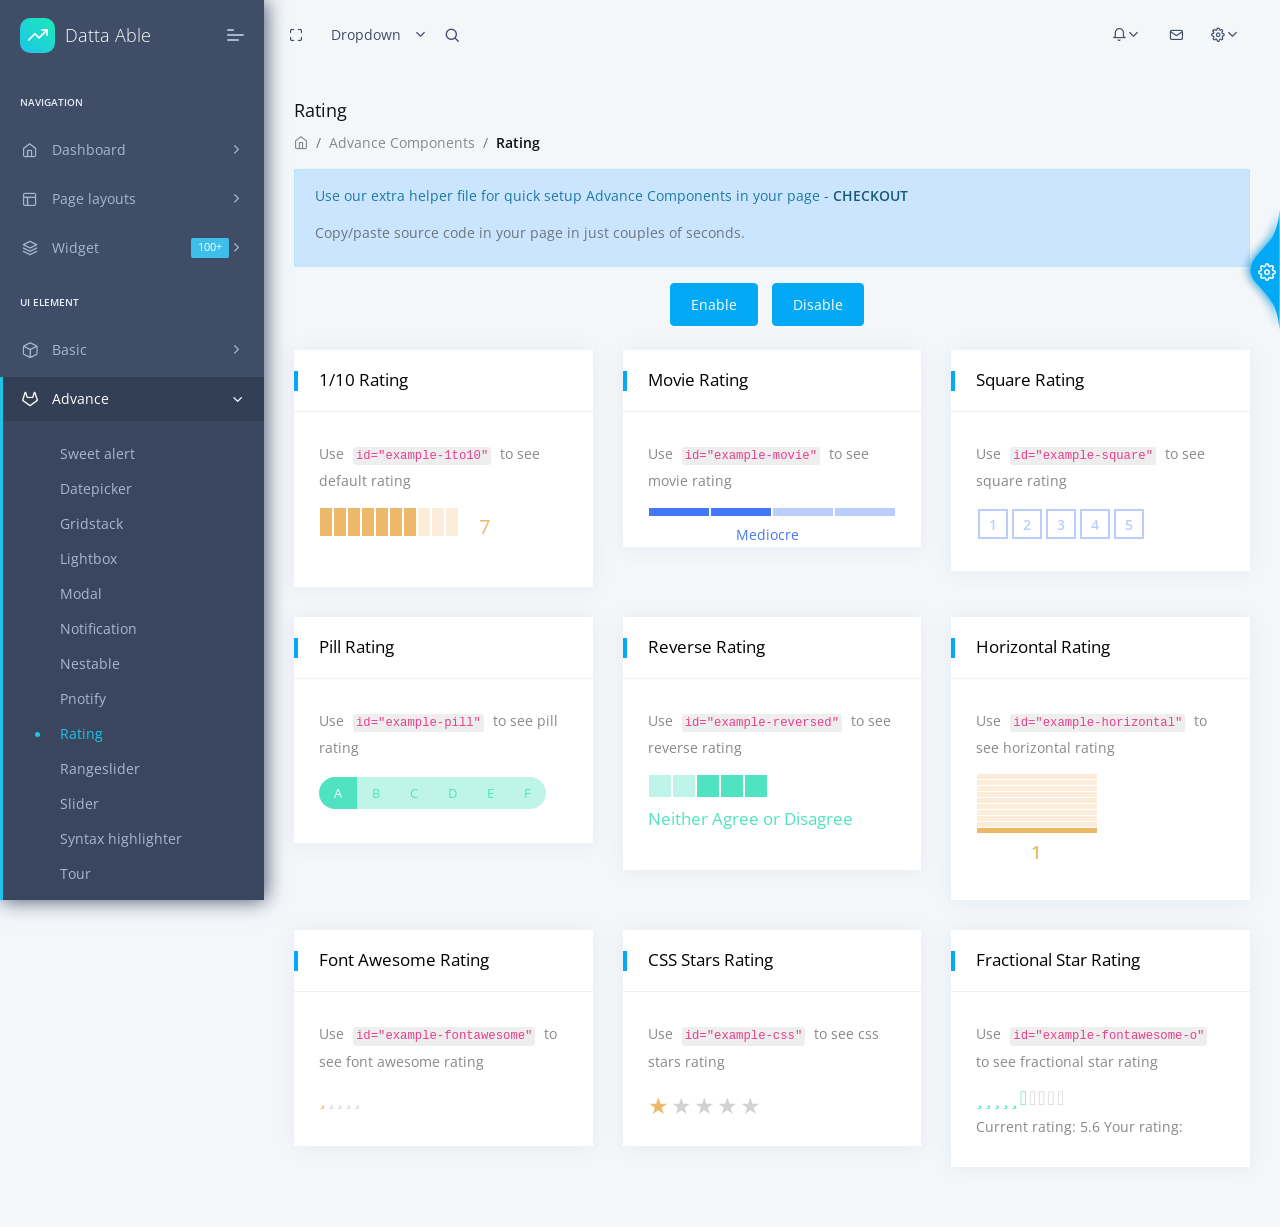
<file: datta-able/bootstrap/default/ac_rating.html>
<!DOCTYPE html>
<html lang="en">


<!-- Mirrored from html.codedthemes.com/datta-able/bootstrap/default/ac_rating.html by HTTrack Website Copier/3.x [XR&CO'2014], Sun, 16 Dec 2018 16:30:00 GMT -->
<!-- Added by HTTrack --><meta http-equiv="content-type" content="text/html;charset=UTF-8" /><!-- /Added by HTTrack -->
<head>
    <title>Datta Able - Rating</title>
    <!-- HTML5 Shim and Respond.js IE10 support of HTML5 elements and media queries -->
    <!-- WARNING: Respond.js doesn't work if you view the page via file:// -->
    <!--[if lt IE 10]>
		<script src="https://oss.maxcdn.com/libs/html5shiv/3.7.0/html5shiv.js"></script>
		<script src="https://oss.maxcdn.com/libs/respond.js/1.4.2/respond.min.js"></script>
		<![endif]-->
    <!-- Meta -->
    <meta charset="utf-8">
    <meta name="viewport" content="width=device-width, initial-scale=1.0, user-scalable=0, minimal-ui">
    <meta http-equiv="X-UA-Compatible" content="IE=edge" />
    <meta name="description" content="Datta Able Bootstrap admin template made using Bootstrap 4 and it has huge amount of ready made feature, UI components, pages which completely fulfills any dashboard needs." />
    <meta name="keywords" content="admin templates, bootstrap admin templates, bootstrap 4, dashboard, dashboard templets, sass admin templets, html admin templates, responsive, bootstrap admin templates free download,premium bootstrap admin templates, datta able, datta able bootstrap admin template">
    <meta name="author" content="Codedthemes" />

    <!-- Favicon icon -->
    <link rel="icon" href="http://html.codedthemes.com/datta-able/bootstrap/assets/images/favicon.ico" type="image/x-icon">
    <!-- fontawesome icon -->
    <link rel="stylesheet" href="../assets/fonts/fontawesome/css/fontawesome-all.min.css">
    <!-- animation css -->
    <link rel="stylesheet" href="../assets/plugins/animation/css/animate.min.css">
    <!-- Rating css -->
    <link rel="stylesheet" href="../assets/plugins/ratting/css/bars-1to10.css">
    <link rel="stylesheet" href="../assets/plugins/ratting/css/bars-horizontal.css">
    <link rel="stylesheet" href="../assets/plugins/ratting/css/bars-movie.css">
    <link rel="stylesheet" href="../assets/plugins/ratting/css/bars-pill.css">
    <link rel="stylesheet" href="../assets/plugins/ratting/css/bars-reversed.css">
    <link rel="stylesheet" href="../assets/plugins/ratting/css/bars-square.css">
    <link rel="stylesheet" href="../assets/plugins/ratting/css/bootstrap-stars.css">
    <link rel="stylesheet" href="../assets/plugins/ratting/css/css-stars.css">
    <link rel="stylesheet" href="../assets/plugins/ratting/css/fontawesome-stars.css">
    <link rel="stylesheet" href="../assets/plugins/ratting/css/fontawesome-stars-o.css">
    <!-- vendor css -->
    <link rel="stylesheet" href="../assets/css/style.css">

</head>

<body>
    <!-- [ Pre-loader ] start -->
    <div class="loader-bg">
        <div class="loader-track">
            <div class="loader-fill"></div>
        </div>
    </div>
    <!-- [ Pre-loader ] End -->

    <!-- [ navigation menu ] start -->
    <nav class="pcoded-navbar">
        <div class="navbar-wrapper">
            <div class="navbar-brand header-logo">
                <a href="index-2.html" class="b-brand">
                    <div class="b-bg">
                        <i class="feather icon-trending-up"></i>
                    </div>
                    <span class="b-title">Datta Able</span>
                </a>
                <a class="mobile-menu" id="mobile-collapse" href="javascript:"><span></span></a>
            </div>
            <div class="navbar-content scroll-div">
                <ul class="nav pcoded-inner-navbar">
                    <li class="nav-item pcoded-menu-caption">
                        <label>Navigation</label>
                    </li>
                    <li data-username="dashboard Default Ecommerce CRM Analytics Crypto Project" class="nav-item pcoded-hasmenu">
                        <a href="javascript:" class="nav-link"><span class="pcoded-micon"><i class="feather icon-home"></i></span><span class="pcoded-mtext">Dashboard</span></a>
                        <ul class="pcoded-submenu">
                            <li class=""><a href="index-2.html" class="">Default</a></li>
                            <li class=""><a href="dashboard-ecommerce.html" class="">Ecommerce</a></li>
                            <li class=""><a href="dashboard-crm.html" class="">CRM</a></li>
                            <li class=""><a href="dashboard-analytics.html" class="">Analytics</a></li>
                            <li class=""><a href="dashboard-crypto.html" class="">Crypto<span class="pcoded-badge label label-danger">NEW</span></a></li>
                            <li class=""><a href="dashboard-project.html" class="">Project</a></li>
                        </ul>
                    </li>
                    <li data-username="Vertical Horizontal Box Layout RTL fixed static collapse menu color icon dark" class="nav-item pcoded-hasmenu">
                        <a href="javascript:" class="nav-link"><span class="pcoded-micon"><i class="feather icon-layout"></i></span><span class="pcoded-mtext">Page layouts</span></a>
                        <ul class="pcoded-submenu">
                            <li class="pcoded-hasmenu"><a href="javascript:" class="">Vertical</a>
                                <ul class="pcoded-submenu">
                                    <li class=""><a href="layout-static.html" class="" target="_blank">Static</a></li>
                                    <li class=""><a href="layout-fixed.html" class="" target="_blank">Fixed</a></li>
                                    <li class=""><a href="layout-menu-fixed.html" class="" target="_blank">Navbar fixed</a></li>
                                    <li class=""><a href="layout-mini-menu.html" class="" target="_blank">Collapse menu</a></li>
                                </ul>
                            </li>
                            <li class=""><a href="layout-horizontal.html" class="" target="_blank">Horizontal</a></li>
                            <li class=""><a href="layout-box.html" class="" target="_blank">Box layout</a></li>
                            <li class=""><a href="layout-rtl.html" class="" target="_blank">RTL</a></li>
                            <li class=""><a href="layout-light.html" class="" target="_blank">Light layout</a></li>
                            <li class=""><a href="layout-dark.html" class="" target="_blank">Dark layout <span class="pcoded-badge label label-danger">Hot</span></a></li>
                            <li class=""><a href="layout-menu-icon.html" class="" target="_blank">Color icon</a></li>
                        </ul>
                    </li>
                    <li data-username="widget Statistic Data Table User card Chart" class="nav-item pcoded-hasmenu">
                        <a href="javascript:" class="nav-link"><span class="pcoded-micon"><i class="feather icon-layers"></i></span><span class="pcoded-mtext">Widget</span><span class="pcoded-badge label label-info">100+</span></a>
                        <ul class="pcoded-submenu">
                            <li class=""><a href="widget-statistic.html" class="">Statistic</a></li>
                            <li class=""><a href="widget-data.html" class="">Data</a></li>
                            <li class=""><a href="widget-table.html" class="">Table</a></li>
                            <li class=""><a href="widget-user-card.html" class="">User</a></li>
                            <li class=""><a href="widget-chart.html" class="">Chart</a></li>
                        </ul>
                    </li>
                    <li class="nav-item pcoded-menu-caption">
                        <label>UI Element</label>
                    </li>
                    <li data-username="basic components Button Alert Badges breadcrumb Paggination progress Tooltip popovers Carousel Cards Collapse Tabs pills Modal Grid System Typography Extra Shadows Embeds" class="nav-item pcoded-hasmenu">
                        <a href="javascript:" class="nav-link"><span class="pcoded-micon"><i class="feather icon-box"></i></span><span class="pcoded-mtext">Basic</span></a>
                        <ul class="pcoded-submenu">
                            <li class=""><a href="bc_alert.html" class="">Alert</a></li>
                            <li class=""><a href="bc_button.html" class="">Button</a></li>
                            <li class=""><a href="bc_badges.html" class="">Badges</a></li>
                            <li class=""><a href="bc_breadcrumb-pagination.html" class="">Breadcrumb & paggination</a></li>
                            <li class=""><a href="bc_card.html" class="">Cards</a></li>
                            <li class=""><a href="bc_collapse.html" class="">Collapse</a></li>
                            <li class=""><a href="bc_carousel.html" class="">Carousel</a></li>
                            <li class=""><a href="bc_grid.html" class="">Grid system</a></li>
                            <li class=""><a href="bc_progress.html" class="">Progress</a></li>
                            <li class=""><a href="bc_modal.html" class="">Modal</a></li>
                            <li class=""><a href="bc_tabs.html" class="">Tabs & pills</a></li>
                            <li class=""><a href="bc_typography.html" class="">Typography</a></li>
                            <li class=""><a href="bc_tooltip-popover.html" class="">Tooltip & popovers</a></li>
                            <li class=""><a href="bc_extra.html" class="">Other</a></li>
                        </ul>
                    </li>
                    <li data-username="advance components Alert gridstack lightbox modal notification pnotify rating rangeslider slider syntax highlighter Tour Tree view Nestable Toolbar" class="nav-item pcoded-hasmenu active pcoded-trigger">
                        <a href="javascript:" class="nav-link"><span class="pcoded-micon"><i class="feather icon-gitlab"></i></span><span class="pcoded-mtext">Advance</span></a>
                        <ul class="pcoded-submenu">
                            <li class=""><a href="ac_alert.html" class="">Sweet alert</a></li>
                            <li class=""><a href="ac-datepicker-componant.html" class="">Datepicker</a></li>
                            <li class=""><a href="ac_gridstack.html" class="">Gridstack</a></li>
                            <li class=""><a href="ac_lightbox.html" class="">Lightbox</a></li>
                            <li class=""><a href="ac_modal.html" class="">Modal</a></li>
                            <li class=""><a href="ac_notification.html" class="">Notification</a></li>
                            <li class=""><a href="ac_nestable.html" class="">Nestable</a></li>
                            <li class=""><a href="ac_pnotify.html" class="">Pnotify</a></li>
                            <li class="active"><a href="ac_rating.html" class="">Rating</a></li>
                            <li class=""><a href="ac_rangeslider.html" class="">Rangeslider</a></li>
                            <li class=""><a href="ac_slider.html" class="">Slider</a></li>
                            <li class=""><a href="ac_syntax_highlighter.html" class="">Syntax highlighter</a></li>
                            <li class=""><a href="ac_tour.html" class="">Tour</a></li>
                            <li class=""><a href="ac_treeview.html" class="">Tree view</a></li>
                            <li class=""><a href="ac_toolbar.html" class="">Toolbar</a></li>
                        </ul>
                    </li>
                    <li data-username="extra components Session Timeout Session Idle Timeout Offline" class="nav-item pcoded-hasmenu">
                        <a href="javascript:" class=	"nav-link "><span class="pcoded-micon"><i class="feather icon-package"></i></span><span class="pcoded-mtext">Extra</span></a>
                        <ul class="pcoded-submenu">
                            <li class=""><a href="ec-session-timeout.html" class="">Session timeout</a></li>
                            <li class=""><a href="ec-session-idle-timeout.html" class="">Session idle timeout</a></li>
                            <li class=""><a href="ec-offline.html" class="">Offline</a></li>
                        </ul>
                    </li>
                    <li data-username="Animations" class="nav-item"><a href="animation.html" class="nav-link"><span class="pcoded-micon"><i class="feather icon-aperture"></i></span><span class="pcoded-mtext">Animations</span></a></li>
                    <li data-username="icons Feather Fontawsome flag material simple line themify" class="nav-item pcoded-hasmenu">
                        <a href="javascript:" class="nav-link"><span class="pcoded-micon"><i class="feather icon-feather"></i></span><span class="pcoded-mtext">Icons</span></a>
                        <ul class="pcoded-submenu">
                            <li class=""><a href="icon-feather.html" class="">Feather<span class="pcoded-badge label label-danger">NEW</span></a></li>
                            <li class=""><a href="icon-fontawsome.html" class="">Font Awesome 5<span class="pcoded-badge label label-primary">1000+</span></a></li>
                            <li class=""><a href="icon-flag.html" class="">Flag</a></li>
                            <li class=""><a href="icon-material.html" class="">Material</a></li>
                            <li class=""><a href="icon-simple-line.html" class="">Simple line</a></li>
                            <li class=""><a href="icon-themify.html" class="">Themify</a></li>
                        </ul>
                    </li>
                    <li class="nav-item pcoded-menu-caption">
                        <label>Forms</label>
                    </li>
                    <li data-username="form elements advance componant validation masking wizard picker select" class="nav-item pcoded-hasmenu">
                        <a href="javascript:" class="nav-link"><span class="pcoded-micon"><i class="feather icon-file-text"></i></span><span class="pcoded-mtext">Forms</span></a>
                        <ul class="pcoded-submenu">
                            <li class=""><a href="form_elements.html" class="">Form elements</a></li>
                            <li class=""><a href="form-elements-advance.html" class="">Form advance</a></li>
                            <li class=""><a href="form-validation.html" class="">Form validation</a></li>
                            <li class=""><a href="form-masking.html" class="">Form masking</a></li>
                            <li class=""><a href="form-wizard.html" class="">Form wizard</a></li>
                            <li class=""><a href="form-picker.html" class="">Form picker</a></li>
                            <li class=""><a href="form-select.html" class="">Form select</a></li>
                        </ul>
                    </li>
                    <li class="nav-item pcoded-menu-caption">
                        <label>table</label>
                    </li>
                    <li data-username="Table bootstrap datatable footable" class="nav-item pcoded-hasmenu">
                        <a href="javascript:" class="nav-link"><span class="pcoded-micon"><i class="feather icon-server"></i></span><span class="pcoded-mtext">Table</span></a>
                        <ul class="pcoded-submenu">
                            <li class=""><a href="tbl_bootstrap.html" class="">Bootstrap</a></li>
                            <li class=""><a href="tbl_datatable.html" class="">Data table</a></li>
                            <li class=""><a href="tbl_foo.html" class="">Foo table</a></li>
                        </ul>
                    </li>
                    <li class="nav-item pcoded-menu-caption">
                        <label>Chart & Maps</label>
                    </li>
                    <li data-username="Charts AM Chart js Echart Google Highchart Knob Morris Nvd3 Peity Radial" class="nav-item pcoded-hasmenu">
                        <a href="javascript:" class="nav-link"><span class="pcoded-micon"><i class="feather icon-pie-chart"></i></span><span class="pcoded-mtext">Chart</span></a>
                        <ul class="pcoded-submenu">
                            <li class=""><a href="chart-am.html" class="">amChart 4</a></li>
                            <li class=""><a href="chart-chartjs.html" class="">Chart js</a></li>
                            <li class=""><a href="chart-echart.html" class="">Echart</a></li>
                            <li class=""><a href="chart-google.html" class="">Google</a></li>
                            <li class=""><a href="chart-highchart.html" class="">Highchart</a></li>
                            <li class=""><a href="chart-knob.html" class="">Knob</a></li>
                            <li class=""><a href="chart-morris.html" class="">Morris</a></li>
                            <li class=""><a href="chart-nvd3.html" class="">Nvd3</a></li>
                            <li class=""><a href="chart-peity.html" class="">Peity</a></li>
                            <li class=""><a href="chart-radial.html" class="">Radial</a></li>
                        </ul>
                    </li>
                    <li data-username="Maps Google Vector Google Map Search API Location" class="nav-item pcoded-hasmenu">
                        <a href="javascript:" class="nav-link"><span class="pcoded-micon"><i class="feather icon-map"></i></span><span class="pcoded-mtext">Maps</span></a>
                        <ul class="pcoded-submenu">
                            <li class=""><a href="map-google.html" class="">Google</a></li>
                            <li class=""><a href="map-vector.html" class="">Vector</a></li>
                            <li class=""><a href="map-api.html" class="">Gmap search API</a></li>
                            <li class=""><a href="map-location.html" class="">Location</a></li>
                        </ul>
                    </li>
                    <li data-username="landing page" class="nav-item"><a href="extra-pages/landingpage/index.html" class="nav-link" target="_blank"><span class="pcoded-micon"><i class="feather icon-navigation-2"></i></span><span class="pcoded-mtext">Landing page</span></a></li>
                    <li class="nav-item pcoded-menu-caption">
                        <label>Pages</label>
                    </li>
                    <li data-username="Authentication Sign up Sign in reset password Change password Personal information profile settings map form subscribe" class="nav-item pcoded-hasmenu">
                        <a href="javascript:" class="nav-link"><span class="pcoded-micon"><i class="feather icon-lock"></i></span><span class="pcoded-mtext">Authentication</span></a>
                        <ul class="pcoded-submenu">
                            <li class=""><a href="auth-signup.html" class="" target="_blank">Sign up</a></li>
                            <li class=""><a href="auth-signin.html" class="" target="_blank">Sign in</a></li>
                            <li class=""><a href="auth-reset-password.html" class="" target="_blank">Reset password</a></li>
                            <li class=""><a href="auth-change-password.html" class="" target="_blank">Change password</a></li>
                            <li class=""><a href="auth-Personal-Information.html" class="" target="_blank">Personal information</a></li>
                            <li class=""><a href="auth-profile-settings.html" class="" target="_blank">Profile settings</a></li>
                            <li class=""><a href="auth-map-form.html" class="" target="_blank">Map form</a></li>
                            <li class=""><a href="auth-subscribe.html" class="" target="_blank">Subscribe</a></li>
                        </ul>
                    </li>
                    <li data-username="Maintenance Error Comming soon offline ui" class="nav-item pcoded-hasmenu">
                        <a href="javascript:" class="nav-link"><span class="pcoded-micon"><i class="feather icon-sliders"></i></span><span class="pcoded-mtext">Maintenance</span></a>
                        <ul class="pcoded-submenu">
                            <li class=""><a href="maint-error.html" class="">Error</a></li>
                            <li class=""><a href="maint-coming-soon.html" class="">Coming soon</a></li>
                            <li class=""><a href="maint-offline-ui.html" class="" target="_blank">Offline UI</a></li>
                        </ul>
                    </li>
                    <li class="nav-item pcoded-menu-caption">
                        <label>App</label>
                    </li>
                    <li data-username="message" class="nav-item"><a href="message.html" class="nav-link"><span class="pcoded-micon"><i class="feather icon-message-circle"></i></span><span class="pcoded-mtext">Message</span></a></li>
                    <li data-username="Task list board details" class="nav-item pcoded-hasmenu">
                        <a href="javascript:" class="nav-link"><span class="pcoded-micon"><i class="feather icon-clipboard"></i></span><span class="pcoded-mtext">Task</span></a>
                        <ul class="pcoded-submenu">
                            <li class=""><a href="task-list.html" class="">List</a></li>
                            <li class=""><a href="task-board.html" class="">Board</a></li>
                            <li class=""><a href="task-detail.html" class="">Detail</a></li>
                        </ul>
                    </li>
                    <li data-username="To-Do notes" class="nav-item pcoded-hasmenu">
                        <a href="javascript:" class="nav-link"><span class="pcoded-micon"><i class="feather icon-check-square"></i></span><span class="pcoded-mtext">To-Do</span></a>
                        <ul class="pcoded-submenu">
                            <li class=""><a href="todo.html" class="">To-Do</a></li>
                            <li class=""><a href="notes.html" class="">Notes</a></li>
                        </ul>
                    </li>
                    <li data-username="Gallery Grid Masonry Advance" class="nav-item pcoded-hasmenu">
                        <a href="javascript:" class="nav-link"><span class="pcoded-micon"><i class="feather icon-image"></i></span><span class="pcoded-mtext">Gallery</span></a>
                        <ul class="pcoded-submenu">
                            <li class=""><a href="gallery-grid.html" class="">Grid</a></li>
                            <li class=""><a href="gallery-masonry.html" class="">Masonry</a></li>
                            <li class=""><a href="gallery-advance.html" class="">Advance</a></li>
                        </ul>
                    </li>
                    <li class="nav-item pcoded-menu-caption">
                        <label>Extension</label>
                    </li>
                    <li data-username="Editor CK-Editor Tinemce" class="nav-item pcoded-hasmenu">
                        <a href="javascript:" class="nav-link"><span class="pcoded-micon"><i class="feather icon-file-plus"></i></span><span class="pcoded-mtext">Editor</span></a>
                        <ul class="pcoded-submenu">
                            <li class="pcoded-hasmenu">
                                <a href="javascript:" class="">CK editor</a>
                                <ul class="pcoded-submenu">
                                    <li class=""><a href="editor-classic.html" class="">Classic</a></li>
                                    <li class=""><a href="editor-balloon.html" class="">Balloon</a></li>
                                    <li class=""><a href="editor-inline.html" class="">Inline</a></li>
                                    <li class=""><a href="editor-document.html" class="">Document</a></li>
                                </ul>
                            </li>
                            <li class=""><a href="editor-tinymce.html" class="">Tinymce editor</a></li>
                        </ul>
                    </li>
                    <li data-username="Invoice Summury List" class="nav-item pcoded-hasmenu">
                        <a href="javascript:" class="nav-link"><span class="pcoded-micon"><i class="feather icon-file-minus"></i></span><span class="pcoded-mtext">Invoice</span></a>
                        <ul class="pcoded-submenu">
                            <li class=""><a href="invoice.html" class="">Invoice</a></li>
                            <li class=""><a href="invoice-summary.html" class="">Invoice summary</a></li>
                            <li class=""><a href="invoice-list.html" class="">Invoice list</a></li>
                        </ul>
                    </li>
                    <li data-username="Full Calendar" class="nav-item"><a href="full-calendar.html" class="nav-link"><span class="pcoded-micon"><i class="feather icon-calendar"></i></span><span class="pcoded-mtext">Full calendar</span></a></li>
                    <li data-username="File Upload" class="nav-item"><a href="file-upload.html" class="nav-link"><span class="pcoded-micon"><i class="feather icon-upload-cloud"></i></span><span class="pcoded-mtext">File upload</span></a></li>
                    <li class="nav-item pcoded-menu-caption">
                        <label>Other</label>
                    </li>
                    <li data-username="Menu levels Menu level 2.1 Menu level 2.2" class="nav-item pcoded-hasmenu">
                        <a href="javascript:" class="nav-link"><span class="pcoded-micon"><i class="feather icon-menu"></i></span><span class="pcoded-mtext">Menu levels</span></a>
                        <ul class="pcoded-submenu">
                            <li class=""><a href="#" class="">Menu Level 2.1</a></li>
                            <li class="pcoded-hasmenu">
                                <a href="javascript:" class="">Menu level 2.2</a>
                                <ul class="pcoded-submenu">
                                    <li class=""><a href="#" class="">Menu level 3.1</a></li>
                                    <li class=""><a href="#" class="">Menu level 3.2</a></li>
                                </ul>
                            </li>
                        </ul>
                    </li>
                    <li data-username="Disabled Menu" class="nav-item disabled"><a href="javascript:" class="nav-link"><span class="pcoded-micon"><i class="feather icon-power"></i></span><span class="pcoded-mtext">Disabled menu</span></a></li>
                    <li data-username="Sample Page" class="nav-item"><a href="sample-page.html" class="nav-link"><span class="pcoded-micon"><i class="feather icon-sidebar"></i></span><span class="pcoded-mtext">Sample page</span></a></li>
                    <li class="nav-item pcoded-menu-caption">
                        <label>Support</label>
                    </li>
                    <li data-username="Documentation" class="nav-item"><a href="docs.html" class="nav-link" target="_blank"><span class="pcoded-micon"><i class="feather icon-book"></i></span><span class="pcoded-mtext">Documentation</span></a></li>
                    <li data-username="Need Support" class="nav-item"><a href="https://codedthemes.support-hub.io/" class="nav-link" target="_blank"><span class="pcoded-micon"><i class="feather icon-help-circle"></i></span><span class="pcoded-mtext">Need support ?</span></a></li>
                </ul>
            </div>
        </div>
    </nav>
    <!-- [ navigation menu ] end -->

    <!-- [ Header ] start -->
    <header class="navbar pcoded-header navbar-expand-lg navbar-light">
        <div class="m-header">
            <a class="mobile-menu" id="mobile-collapse1" href="javascript:"><span></span></a>
            <a href="index-2.html" class="b-brand">
                   <div class="b-bg">
                       <i class="feather icon-trending-up"></i>
                   </div>
                   <span class="b-title">Datta Able</span>
               </a>
        </div>
        <a class="mobile-menu" id="mobile-header" href="javascript:">
            <i class="feather icon-more-horizontal"></i>
        </a>
        <div class="collapse navbar-collapse">
            <ul class="navbar-nav mr-auto">
                <li><a href="javascript:" class="full-screen" onclick="javascript:toggleFullScreen()"><i class="feather icon-maximize"></i></a></li>
                <li class="nav-item dropdown">
                    <a class="dropdown-toggle" href="javascript:" data-toggle="dropdown">Dropdown</a>
                    <ul class="dropdown-menu">
                        <li><a class="dropdown-item" href="javascript:">Action</a></li>
                        <li><a class="dropdown-item" href="javascript:">Another action</a></li>
                        <li><a class="dropdown-item" href="javascript:">Something else here</a></li>
                    </ul>
                </li>
                <li class="nav-item">
                    <div class="main-search">
                        <div class="input-group">
                            <input type="text" id="m-search" class="form-control" placeholder="Search . . .">
                            <a href="javascript:" class="input-group-append search-close">
                                <i class="feather icon-x input-group-text"></i>
                            </a>
                            <span class="input-group-append search-btn btn btn-primary">
                                <i class="feather icon-search input-group-text"></i>
                            </span>
                        </div>
                    </div>
                </li>
            </ul>
            <ul class="navbar-nav ml-auto">
                <li>
                    <div class="dropdown">
                        <a class="dropdown-toggle" href="javascript:" data-toggle="dropdown"><i class="icon feather icon-bell"></i></a>
                        <div class="dropdown-menu dropdown-menu-right notification">
                            <div class="noti-head">
                                <h6 class="d-inline-block m-b-0">Notifications</h6>
                                <div class="float-right">
                                    <a href="javascript:" class="m-r-10">mark as read</a>
                                    <a href="javascript:">clear all</a>
                                </div>
                            </div>
                            <ul class="noti-body">
                                <li class="n-title">
                                    <p class="m-b-0">NEW</p>
                                </li>
                                <li class="notification">
                                    <div class="media">
                                        <img class="img-radius" src="../assets/images/user/avatar-1.jpg" alt="Generic placeholder image">
                                        <div class="media-body">
                                            <p><strong>John Doe</strong><span class="n-time text-muted"><i class="icon feather icon-clock m-r-10"></i>30 min</span></p>
                                            <p>New ticket Added</p>
                                        </div>
                                    </div>
                                </li>
                                <li class="n-title">
                                    <p class="m-b-0">EARLIER</p>
                                </li>
                                <li class="notification">
                                    <div class="media">
                                        <img class="img-radius" src="../assets/images/user/avatar-2.jpg" alt="Generic placeholder image">
                                        <div class="media-body">
                                            <p><strong>Joseph William</strong><span class="n-time text-muted"><i class="icon feather icon-clock m-r-10"></i>30 min</span></p>
                                            <p>Prchace New Theme and make payment</p>
                                        </div>
                                    </div>
                                </li>
                                <li class="notification">
                                    <div class="media">
                                        <img class="img-radius" src="../assets/images/user/avatar-3.jpg" alt="Generic placeholder image">
                                        <div class="media-body">
                                            <p><strong>Sara Soudein</strong><span class="n-time text-muted"><i class="icon feather icon-clock m-r-10"></i>30 min</span></p>
                                            <p>currently login</p>
                                        </div>
                                    </div>
                                </li>
                            </ul>
                            <div class="noti-footer">
                                <a href="javascript:">show all</a>
                            </div>
                        </div>
                    </div>
                </li>
                <li><a href="javascript:" class="displayChatbox"><i class="icon feather icon-mail"></i></a></li>
                <li>
                    <div class="dropdown drp-user">
                        <a href="javascript:" class="dropdown-toggle" data-toggle="dropdown">
                            <i class="icon feather icon-settings"></i>
                        </a>
                        <div class="dropdown-menu dropdown-menu-right profile-notification">
                            <div class="pro-head">
                                <img src="../assets/images/user/avatar-1.jpg" class="img-radius" alt="User-Profile-Image">
                                <span>John Doe</span>
                                <a href="auth-signin.html" class="dud-logout" title="Logout">
                                    <i class="feather icon-log-out"></i>
                                </a>
                            </div>
                            <ul class="pro-body">
                                <li><a href="javascript:" class="dropdown-item"><i class="feather icon-settings"></i> Settings</a></li>
                                <li><a href="javascript:" class="dropdown-item"><i class="feather icon-user"></i> Profile</a></li>
                                <li><a href="message.html" class="dropdown-item"><i class="feather icon-mail"></i> My Messages</a></li>
                                <li><a href="auth-signin.html" class="dropdown-item"><i class="feather icon-lock"></i> Lock Screen</a></li>
                            </ul>
                        </div>
                    </div>
                </li>
            </ul>
        </div>
    </header>
    <!-- [ Header ] end -->

    <!-- [ chat user list ] start -->
    <section class="header-user-list">
        <div class="h-list-header">
            <div class="input-group">
                <input type="text" id="search-friends" class="form-control" placeholder="Search Friend . . .">
            </div>
        </div>
        <div class="h-list-body">
            <a href="javascript:" class="h-close-text"><i class="feather icon-chevrons-right"></i></a>
            <div class="main-friend-cont scroll-div">
                <div class="main-friend-list">
                    <div class="media userlist-box" data-id="1" data-status="online" data-username="Josephin Doe">
                        <a class="media-left" href="javascript:"><img class="media-object img-radius" src="../assets/images/user/avatar-1.jpg" alt="Generic placeholder image ">
                            <div class="live-status">3</div>
                        </a>
                        <div class="media-body">
                            <h6 class="chat-header">Josephin Doe<small class="d-block text-c-green">Typing  . . </small></h6>
                        </div>
                    </div>
                    <div class="media userlist-box" data-id="2" data-status="online" data-username="Lary Doe">
                        <a class="media-left" href="javascript:"><img class="media-object img-radius" src="../assets/images/user/avatar-2.jpg" alt="Generic placeholder image">
                            <div class="live-status">1</div>
                        </a>
                        <div class="media-body">
                            <h6 class="chat-header">Lary Doe<small class="d-block text-c-green">online</small></h6>
                        </div>
                    </div>
                    <div class="media userlist-box" data-id="3" data-status="online" data-username="Alice">
                        <a class="media-left" href="javascript:"><img class="media-object img-radius" src="../assets/images/user/avatar-3.jpg" alt="Generic placeholder image"></a>
                        <div class="media-body">
                            <h6 class="chat-header">Alice<small class="d-block text-c-green">online</small></h6>
                        </div>
                    </div>
                    <div class="media userlist-box" data-id="4" data-status="offline" data-username="Alia">
                        <a class="media-left" href="javascript:"><img class="media-object img-radius" src="../assets/images/user/avatar-1.jpg" alt="Generic placeholder image">
                            <div class="live-status">1</div>
                        </a>
                        <div class="media-body">
                            <h6 class="chat-header">Alia<small class="d-block text-muted">10 min ago</small></h6>
                        </div>
                    </div>
                    <div class="media userlist-box" data-id="5" data-status="offline" data-username="Suzen">
                        <a class="media-left" href="javascript:"><img class="media-object img-radius" src="../assets/images/user/avatar-4.jpg" alt="Generic placeholder image"></a>
                        <div class="media-body">
                            <h6 class="chat-header">Suzen<small class="d-block text-muted">15 min ago</small></h6>
                        </div>
                    </div>
                    <div class="media userlist-box" data-id="1" data-status="online" data-username="Josephin Doe">
                        <a class="media-left" href="javascript:"><img class="media-object img-radius" src="../assets/images/user/avatar-1.jpg" alt="Generic placeholder image ">
                            <div class="live-status">3</div>
                        </a>
                        <div class="media-body">
                            <h6 class="chat-header">Josephin Doe<small class="d-block text-c-green">Typing  . . </small></h6>
                        </div>
                    </div>
                    <div class="media userlist-box" data-id="2" data-status="online" data-username="Lary Doe">
                        <a class="media-left" href="javascript:"><img class="media-object img-radius" src="../assets/images/user/avatar-2.jpg" alt="Generic placeholder image">
                            <div class="live-status">1</div>
                        </a>
                        <div class="media-body">
                            <h6 class="chat-header">Lary Doe<small class="d-block text-c-green">online</small></h6>
                        </div>
                    </div>
                    <div class="media userlist-box" data-id="3" data-status="online" data-username="Alice">
                        <a class="media-left" href="javascript:"><img class="media-object img-radius" src="../assets/images/user/avatar-3.jpg" alt="Generic placeholder image"></a>
                        <div class="media-body">
                            <h6 class="chat-header">Alice<small class="d-block text-c-green">online</small></h6>
                        </div>
                    </div>
                    <div class="media userlist-box" data-id="4" data-status="offline" data-username="Alia">
                        <a class="media-left" href="javascript:"><img class="media-object img-radius" src="../assets/images/user/avatar-1.jpg" alt="Generic placeholder image">
                            <div class="live-status">1</div>
                        </a>
                        <div class="media-body">
                            <h6 class="chat-header">Alia<small class="d-block text-muted">10 min ago</small></h6>
                        </div>
                    </div>
                    <div class="media userlist-box" data-id="5" data-status="offline" data-username="Suzen">
                        <a class="media-left" href="javascript:"><img class="media-object img-radius" src="../assets/images/user/avatar-4.jpg" alt="Generic placeholder image"></a>
                        <div class="media-body">
                            <h6 class="chat-header">Suzen<small class="d-block text-muted">15 min ago</small></h6>
                        </div>
                    </div>
                    <div class="media userlist-box" data-id="1" data-status="online" data-username="Josephin Doe">
                        <a class="media-left" href="javascript:"><img class="media-object img-radius" src="../assets/images/user/avatar-1.jpg" alt="Generic placeholder image ">
                            <div class="live-status">3</div>
                        </a>
                        <div class="media-body">
                            <h6 class="chat-header">Josephin Doe<small class="d-block text-c-green">Typing  . . </small></h6>
                        </div>
                    </div>
                    <div class="media userlist-box" data-id="2" data-status="online" data-username="Lary Doe">
                        <a class="media-left" href="javascript:"><img class="media-object img-radius" src="../assets/images/user/avatar-2.jpg" alt="Generic placeholder image">
                            <div class="live-status">1</div>
                        </a>
                        <div class="media-body">
                            <h6 class="chat-header">Lary Doe<small class="d-block text-c-green">online</small></h6>
                        </div>
                    </div>
                    <div class="media userlist-box" data-id="3" data-status="online" data-username="Alice">
                        <a class="media-left" href="javascript:"><img class="media-object img-radius" src="../assets/images/user/avatar-3.jpg" alt="Generic placeholder image"></a>
                        <div class="media-body">
                            <h6 class="chat-header">Alice<small class="d-block text-c-green">online</small></h6>
                        </div>
                    </div>
                    <div class="media userlist-box" data-id="4" data-status="offline" data-username="Alia">
                        <a class="media-left" href="javascript:"><img class="media-object img-radius" src="../assets/images/user/avatar-1.jpg" alt="Generic placeholder image">
                            <div class="live-status">1</div>
                        </a>
                        <div class="media-body">
                            <h6 class="chat-header">Alia<small class="d-block text-muted">10 min ago</small></h6>
                        </div>
                    </div>
                    <div class="media userlist-box" data-id="5" data-status="offline" data-username="Suzen">
                        <a class="media-left" href="javascript:"><img class="media-object img-radius" src="../assets/images/user/avatar-4.jpg" alt="Generic placeholder image"></a>
                        <div class="media-body">
                            <h6 class="chat-header">Suzen<small class="d-block text-muted">15 min ago</small></h6>
                        </div>
                    </div>
                    <div class="media userlist-box" data-id="1" data-status="online" data-username="Josephin Doe">
                        <a class="media-left" href="javascript:"><img class="media-object img-radius" src="../assets/images/user/avatar-1.jpg" alt="Generic placeholder image ">
                            <div class="live-status">3</div>
                        </a>
                        <div class="media-body">
                            <h6 class="chat-header">Josephin Doe<small class="d-block text-c-green">Typing  . . </small></h6>
                        </div>
                    </div>
                    <div class="media userlist-box" data-id="2" data-status="online" data-username="Lary Doe">
                        <a class="media-left" href="javascript:"><img class="media-object img-radius" src="../assets/images/user/avatar-2.jpg" alt="Generic placeholder image">
                            <div class="live-status">1</div>
                        </a>
                        <div class="media-body">
                            <h6 class="chat-header">Lary Doe<small class="d-block text-c-green">online</small></h6>
                        </div>
                    </div>
                    <div class="media userlist-box" data-id="3" data-status="online" data-username="Alice">
                        <a class="media-left" href="javascript:"><img class="media-object img-radius" src="../assets/images/user/avatar-3.jpg" alt="Generic placeholder image"></a>
                        <div class="media-body">
                            <h6 class="chat-header">Alice<small class="d-block text-c-green">online</small></h6>
                        </div>
                    </div>
                    <div class="media userlist-box" data-id="4" data-status="offline" data-username="Alia">
                        <a class="media-left" href="javascript:"><img class="media-object img-radius" src="../assets/images/user/avatar-1.jpg" alt="Generic placeholder image">
                            <div class="live-status">1</div>
                        </a>
                        <div class="media-body">
                            <h6 class="chat-header">Alia<small class="d-block text-muted">10 min ago</small></h6>
                        </div>
                    </div>
                    <div class="media userlist-box" data-id="5" data-status="offline" data-username="Suzen">
                        <a class="media-left" href="javascript:"><img class="media-object img-radius" src="../assets/images/user/avatar-4.jpg" alt="Generic placeholder image"></a>
                        <div class="media-body">
                            <h6 class="chat-header">Suzen<small class="d-block text-muted">15 min ago</small></h6>
                        </div>
                    </div>
                </div>
            </div>
        </div>
    </section>
    <!-- [ chat user list ] end -->

    <!-- [ chat message ] start -->
    <section class="header-chat">
        <div class="h-list-header">
            <h6>Josephin Doe</h6>
            <a href="javascript:" class="h-back-user-list"><i class="feather icon-chevron-left"></i></a>
        </div>
        <div class="h-list-body">
            <div class="main-chat-cont scroll-div">
                <div class="main-friend-chat">
                    <div class="media chat-messages">
                        <a class="media-left photo-table" href="javascript:"><img class="media-object img-radius img-radius m-t-5" src="../assets/images/user/avatar-2.jpg" alt="Generic placeholder image"></a>
                        <div class="media-body chat-menu-content">
                            <div class="">
                                <p class="chat-cont">hello Datta! Will you tell me something</p>
                                <p class="chat-cont">about yourself?</p>
                            </div>
                            <p class="chat-time">8:20 a.m.</p>
                        </div>
                    </div>
                    <div class="media chat-messages">
                        <div class="media-body chat-menu-reply">
                            <div class="">
                                <p class="chat-cont">Ohh! very nice</p>
                            </div>
                            <p class="chat-time">8:22 a.m.</p>
                        </div>
                    </div>
                    <div class="media chat-messages">
                        <a class="media-left photo-table" href="javascript:"><img class="media-object img-radius img-radius m-t-5" src="../assets/images/user/avatar-2.jpg" alt="Generic placeholder image"></a>
                        <div class="media-body chat-menu-content">
                            <div class="">
                                <p class="chat-cont">can you help me?</p>
                            </div>
                            <p class="chat-time">8:20 a.m.</p>
                        </div>
                    </div>
                </div>
            </div>
        </div>
        <div class="h-list-footer">
            <div class="input-group">
                <input type="file" class="chat-attach" style="display:none">
                <a href="javascript:" class="input-group-prepend btn btn-success btn-attach">
                    <i class="feather icon-paperclip"></i>
                </a>
                <input type="text" name="h-chat-text" class="form-control h-send-chat" placeholder="Write hear . . ">
                <button type="submit" class="input-group-append btn-send btn btn-primary">
                    <i class="feather icon-message-circle"></i>
                </button>
            </div>
        </div>
    </section>
    <!-- [ chat message ] end -->

    <!-- [ Main Content ] start -->
    <section class="pcoded-main-container">
        <div class="pcoded-wrapper">
            <div class="pcoded-content">
                <div class="pcoded-inner-content">
                    <!-- [ breadcrumb ] start -->
                    <div class="page-header">
                        <div class="page-block">
                            <div class="row align-items-center">
                                <div class="col-md-12">
                                    <div class="page-header-title">
                                        <h5 class="m-b-10">Rating</h5>
                                    </div>
                                    <ul class="breadcrumb">
                                        <li class="breadcrumb-item"><a href="index-2.html"><i class="feather icon-home"></i></a></li>
                                        <li class="breadcrumb-item"><a href="#!">Advance Components</a></li>
                                        <li class="breadcrumb-item"><a href="javascript:">Rating</a></li>
                                    </ul>
                                </div>
                            </div>
                        </div>
                    </div>
                    <!-- [ breadcrumb ] end -->
                    <div class="main-body">
                        <div class="page-wrapper">
                            <!-- [ Main Content ] start -->
                            <div class="row">
                                <div class="col-sm-12">
                                    <div class="alert alert-primary" role="alert">
                                        <p>Use our extra helper file for quick setup Advance Components in your page - <a href="index-ac-package.html" target="_blank" class="alert-link">CHECKOUT</a></p>
										<label class="text-muted">Copy/paste source code in your page in just couples of seconds.</label>
                                    </div>
                                </div>
                                <!-- [ rating ] start -->
                                <div class="col-sm-12">
                                    <div class="text-center">
                                        <button class="btn btn-primary rating-enable mb-4">Enable</button>
                                        <button class="btn btn-primary rating-disable mb-4">Disable</button>
                                    </div>
                                </div>
                                <div class="col-xl-4 col-lg-6 col-md-6">
                                    <div class="card">
                                        <div class="card-header">
                                            <h5>1/10 Rating</h5>
                                        </div>
                                        <div class="card-block">
                                            <p>Use <code>id="example-1to10"</code> to see default rating</p>
                                            <div class="box-body">
                                                <select id="example-1to10" name="rating" autocomplete="off">
                                                    <option value="1">1</option>
                                                    <option value="2">2</option>
                                                    <option value="3">3</option>
                                                    <option value="4">4</option>
                                                    <option value="5">5</option>
                                                    <option value="6">6</option>
                                                    <option value="7" selected="selected">7</option>
                                                    <option value="8">8</option>
                                                    <option value="9">9</option>
                                                    <option value="10">10</option>
                                                </select>
                                                <span class="current-rating"></span>
                                            </div>
                                        </div>
                                    </div>
                                </div>
                                <div class="col-xl-4 col-lg-6 col-md-6">
                                    <div class="card">
                                        <div class="card-header">
                                            <h5>Movie Rating</h5>
                                        </div>
                                        <div class="card-block">
                                            <p>Use <code>id="example-movie"</code> to see movie rating</p>
                                            <div class="box-body">
                                                <select id="example-movie" name="rating" autocomplete="off">
                                                    <option value="Bad">Bad</option>
                                                    <option value="Mediocre">Mediocre</option>
                                                    <option value="Good" selected="selected">Good</option>
                                                    <option value="Awesome">Awesome</option>
                                                </select>
                                            </div>
                                        </div>
                                    </div>
                                </div>
                                <div class="col-xl-4 col-lg-6 col-md-6">
                                    <div class="card">
                                        <div class="card-header">
                                            <h5>Square Rating</h5>
                                        </div>
                                        <div class="card-block">
                                            <p>Use <code>id="example-square"</code> to see square rating</p>
                                            <div class="box-body">
                                                <select id="example-square" name="rating" autocomplete="off">
                                                    <option value="" label="0"></option>
                                                    <option value="1">1</option>
                                                    <option value="2">2</option>
                                                    <option value="3">3</option>
                                                    <option value="4">4</option>
                                                    <option value="5">5</option>
                                                </select>
                                            </div>
                                        </div>
                                    </div>
                                </div>
                                <div class="col-xl-4 col-lg-6 col-md-6">
                                    <div class="card">
                                        <div class="card-header">
                                            <h5>Pill Rating</h5>
                                        </div>
                                        <div class="card-block">
                                            <p>Use <code>id="example-pill"</code> to see pill rating</p>
                                            <div class="box-body">
                                                <select id="example-pill" name="rating" autocomplete="off">
                                                    <option value="A">A</option>
                                                    <option value="B">B</option>
                                                    <option value="C">C</option>
                                                    <option value="D">D</option>
                                                    <option value="E">E</option>
                                                    <option value="F">F</option>
                                                </select>
                                            </div>
                                        </div>
                                    </div>
                                </div>
                                <div class="col-xl-4 col-lg-6 col-md-6">
                                    <div class="card">
                                        <div class="card-header">
                                            <h5>Reverse Rating</h5>
                                        </div>
                                        <div class="card-block">
                                            <p>Use <code>id="example-reversed"</code> to see reverse rating</p>
                                            <div class="box-body">
                                                <select id="example-reversed" name="rating" autocomplete="off">
                                                    <option value="Strongly Agree">Strongly Agree</option>
                                                    <option value="Agree">Agree</option>
                                                    <option value="Neither Agree or Disagree" selected="selected">Neither Agree or Disagree</option>
                                                    <option value="Disagree">Disagree</option>
                                                    <option value="Strongly Disagree">Strongly Disagree</option>
                                                </select>
                                            </div>
                                        </div>
                                    </div>
                                </div>
                                <div class="col-xl-4 col-lg-6 col-md-6">
                                    <div class="card">
                                        <div class="card-header">
                                            <h5>Horizontal Rating</h5>
                                        </div>
                                        <div class="card-block">
                                            <p>Use <code>id="example-horizontal"</code> to see horizontal rating</p>
                                            <div class="box-body">
                                                <select id="example-horizontal" name="rating" autocomplete="off">
                                                    <option value="10">10</option>
                                                    <option value="9">9</option>
                                                    <option value="8">8</option>
                                                    <option value="7">7</option>
                                                    <option value="6">6</option>
                                                    <option value="5">5</option>
                                                    <option value="4">4</option>
                                                    <option value="3">3</option>
                                                    <option value="2">2</option>
                                                    <option value="1" selected="selected">1</option>
                                                </select>
                                            </div>
                                        </div>
                                    </div>
                                </div>
                                <div class="col-xl-4 col-lg-6 col-md-6">
                                    <div class="card">
                                        <div class="card-header">
                                            <h5>Font Awesome Rating</h5>
                                        </div>
                                        <div class="card-block">
                                            <p>Use <code>id="example-fontawesome"</code> to see font awesome rating</p>
                                            <div class="stars stars-example-fontawesome">
                                                <select id="example-fontawesome" name="rating" autocomplete="off">
                                                    <option value="1">1</option>
                                                    <option value="2">2</option>
                                                    <option value="3">3</option>
                                                    <option value="4">4</option>
                                                    <option value="5">5</option>
                                                </select>
                                            </div>
                                        </div>
                                    </div>
                                </div>
                                <div class="col-xl-4 col-lg-6 col-md-6">
                                    <div class="card">
                                        <div class="card-header">
                                            <h5>CSS Stars Rating</h5>
                                        </div>
                                        <div class="card-block">
                                            <p>Use <code>id="example-css"</code> to see css stars rating</p>
                                            <div class="stars stars-example-css">
                                                <select id="example-css" class="rating-star" name="rating" autocomplete="off">
                                                    <option value="1">1</option>
                                                    <option value="2">2</option>
                                                    <option value="3">3</option>
                                                    <option value="4">4</option>
                                                    <option value="5">5</option>
                                                </select>
                                            </div>
                                        </div>
                                    </div>
                                </div>
                                <div class="col-xl-4 col-lg-6 col-md-6">
                                    <div class="card">
                                        <div class="card-header">
                                            <h5>Fractional Star Rating</h5>
                                        </div>
                                        <div class="card-block">
                                            <p>Use <code>id="example-fontawesome-o"</code> to see fractional star rating</p>
                                            <div class="stars stars-example-fontawesome-o">
                                                <select id="example-fontawesome-o" name="rating" data-current-rating="5.6" autocomplete="off">
                                                    <option value="" label="0"></option>
                                                    <option value="1">1</option>
                                                    <option value="2">2</option>
                                                    <option value="3">3</option>
                                                    <option value="4">4</option>
                                                    <option value="5">5</option>
                                                    <option value="6">6</option>
                                                    <option value="7">7</option>
                                                    <option value="8">8</option>
                                                    <option value="9">9</option>
                                                    <option value="10">10</option>
                                                </select>
                                                <span class="title current-rating">Current rating: <span class="value"></span></span>
                                                <span class="title your-rating hidden">Your rating: <span class="value"></span>&nbsp;<a href="javascript:" class="clear-rating"><i class="icofont icofont-close-circled"></i></a></span>
                                            </div>
                                        </div>
                                    </div>
                                </div>
                                <!-- [ rating ] end -->
                            </div>
                            <!-- [ Main Content ] end -->
                        </div>
                    </div>
                </div>
            </div>
        </div>
    </section>
    <!-- [ Main Content ] end -->

    <!-- Warning Section start -->
    <!-- Older IE warning message -->
    <!--[if lt IE 11]>
        <div class="ie-warning">
            <h1>Warning!!</h1>
            <p>You are using an outdated version of Internet Explorer, please upgrade
               <br/>to any of the following web browsers to access this website.
            </p>
            <div class="iew-container">
                <ul class="iew-download">
                    <li>
                        <a href="http://www.google.com/chrome/">
                            <img src="../assets/images/browser/chrome.png" alt="Chrome">
                            <div>Chrome</div>
                        </a>
                    </li>
                    <li>
                        <a href="https://www.mozilla.org/en-US/firefox/new/">
                            <img src="../assets/images/browser/firefox.png" alt="Firefox">
                            <div>Firefox</div>
                        </a>
                    </li>
                    <li>
                        <a href="http://www.opera.com">
                            <img src="../assets/images/browser/opera.png" alt="Opera">
                            <div>Opera</div>
                        </a>
                    </li>
                    <li>
                        <a href="https://www.apple.com/safari/">
                            <img src="../assets/images/browser/safari.png" alt="Safari">
                            <div>Safari</div>
                        </a>
                    </li>
                    <li>
                        <a href="http://windows.microsoft.com/en-us/internet-explorer/download-ie">
                            <img src="../assets/images/browser/ie.png" alt="">
                            <div>IE (11 & above)</div>
                        </a>
                    </li>
                </ul>
            </div>
            <p>Sorry for the inconvenience!</p>
        </div>
    <![endif]-->
    <!-- Warning Section Ends -->

    <!-- Required Js -->
    <script src="../assets/js/vendor-all.min.js"></script>
    <script src="../assets/plugins/bootstrap/js/bootstrap.min.js"></script>
    <script src="../assets/js/pcoded.min.js"></script>
    <script src="../assets/js/menu-setting.min.js"></script>

    <!-- Rating Js -->
    <script src="../assets/plugins/ratting/js/jquery.barrating.min.js"></script>
    <script src="../assets/js/pages/ac-rating.js"></script>

</body>

<!-- Mirrored from html.codedthemes.com/datta-able/bootstrap/default/ac_rating.html by HTTrack Website Copier/3.x [XR&CO'2014], Sun, 16 Dec 2018 16:30:05 GMT -->
</html>
</file>
<file: datta-able/bootstrap/assets/css/style.css>
/**======================================================================
=========================================================================
Template Name: Datta Able Admin Template
Author: Codedthemes
supports: https://codedthemes.support-hub.io/
File: style.css
=========================================================================
=========================================================================
  == Table of Contents==
	- Generic classes
		-	Margin, Padding, Font class, text align, position, floating, overflow, background class, text color, display class, boarder class
	- Theme Elements
		-	Accordion, Button, tabs, typography, buttons, box shadow, Lable & Badges, Alert, Pagination, Breadcumb, Cards, Collapse,
        -   Carousel, Grid, Progress, Model, tooltip, popover, Datepicker, Gridstack, lightbox, notification, Nestable, pnotify, rating,
        -   Rangeslider, Slider, Syntax Highlighter, Tour, Treeview, Toolbar, Session Timeout, Session idle Timeout, offline, Animation
    - Forms
        -   Forms Elements, Advance Form Control, Validation, Masking, Wizard, Picker, Select
	- Pages
		-   Chat, authentication, Maintenance, Maps, Landingpage messages, task, Todo, Notes, Charts, Icons, Gallery, Editors,
        -   Invoice, Full Calender, File Upload,
=================================================================================
=================================================================================== */
/*
    description Of variables for build for theme layouts
        1) menu-caption-color
            List of color for sidebar menu caption

        2) brand-background
            List of color for logo background

        3) header-dark-background
            List of color for Dark Header

        4) header-light-background
            List of color for light Header

        5) menu-dark-background
            List of color for Dark sidebar menu

        6) menu-light-background
            List of color for light sidebar menu

        7) menu-active-color
            List of color for Active item highliter

        8) menu-icon-color
            List of color for sidebar menu items icon colors
*/
/**  =====================
     Google Font
==========================  **/
@import url("https://fonts.googleapis.com/css?family=Open+Sans:300,400,600");
@import url("../plugins/bootstrap/css/bootstrap.min.css");
@import url("../fonts/feather/css/feather.css");
@import url("../plugins/jquery-scrollbar/css/perfect-scrollbar.css");
@import url("../fonts/datta/datta-icon.css");
/**  =====================
      Custom css start
==========================  **/
body {
  font-family: "Open Sans", sans-serif;
  font-size: 14px;
  color: #888;
  font-weight: 400;
  background: #f4f7fa;
  position: relative;
}

*:focus {
  outline: none;
}

a:hover {
  outline: none;
  text-decoration: none;
}

h1,
h2,
h3,
h4,
h5,
h6 {
  color: #111;
  font-weight: 400;
}

h1 {
  font-size: 48px;
}

h2 {
  font-size: 44px;
}

h3 {
  font-size: 26px;
}

h4 {
  font-size: 20px;
}

h5 {
  font-size: 18px;
}

h6 {
  font-size: 14px;
}

p {
  font-size: 14px;
}

strong {
  font-weight: 400;
}

.img-radius {
  border-radius: 50%;
}

.page-header-title + .breadcrumb {
  background: transparent;
  padding: 0;
}
.page-header-title + .breadcrumb > .breadcrumb-item a {
  color: #888;
}
.page-header-title + .breadcrumb > .breadcrumb-item:last-child a {
  color: #111;
  font-weight: 600;
}

.theme-bg {
  background: linear-gradient(-135deg, #1de9b6 0%, #1dc4e9 100%);
}

.theme-bg2 {
  background: linear-gradient(-135deg, #899FD4 0%, #A389D4 100%);
}

/* ==========  card css start  =========== */
.anim-rotate {
  -webkit-animation: anim-rotate 1s linear infinite;
          animation: anim-rotate 1s linear infinite;
}

@-webkit-keyframes anim-rotate {
  100% {
    -webkit-transform: rotate(360deg);
            transform: rotate(360deg);
  }
}

@keyframes anim-rotate {
  100% {
    -webkit-transform: rotate(360deg);
            transform: rotate(360deg);
  }
}
.anim-close-card {
  -webkit-animation: anim-close-card 1.4s linear;
          animation: anim-close-card 1.4s linear;
}

@-webkit-keyframes anim-close-card {
  100% {
    opacity: 0.3;
    -webkit-transform: scale3d(0.3, 0.3, 0.3);
            transform: scale3d(0.3, 0.3, 0.3);
  }
}

@keyframes anim-close-card {
  100% {
    opacity: 0.3;
    -webkit-transform: scale3d(0.3, 0.3, 0.3);
            transform: scale3d(0.3, 0.3, 0.3);
  }
}
p.text-muted {
  font-size: 13px;
}

.card {
  border-radius: 0;
  -webkit-box-shadow: 0 1px 20px 0 rgba(69, 90, 100, 0.08);
          box-shadow: 0 1px 20px 0 rgba(69, 90, 100, 0.08);
  border: none;
  margin-bottom: 30px;
  -webkit-transition: all 0.5s ease-in-out;
  transition: all 0.5s ease-in-out;
}
.card .card-header {
  background-color: transparent;
  border-bottom: 1px solid #f1f1f1;
  padding: 20px 25px;
  position: relative;
}
.card .card-header h5 {
  margin-bottom: 0;
  color: #000;
  font-size: 17px;
  font-weight: 400;
  display: inline-block;
  margin-right: 10px;
  line-height: 1.1;
  position: relative;
}
.card .card-header h5:after {
  content: "";
  background-color: #04a9f5;
  position: absolute;
  left: -25px;
  top: 0;
  width: 4px;
  height: 20px;
}
.card .card-header.borderless {
  border-bottom: none;
}
.card .card-header.borderless h5:after {
  display: none;
}
.card .card-header .card-header-right {
  right: 10px;
  top: 10px;
  display: inline-block;
  float: right;
  padding: 0;
  position: absolute;
}
@media only screen and (max-width: 575px) {
  .card .card-header .card-header-right {
    display: none;
  }
}
.card .card-header .card-header-right .dropdown-menu {
  margin-top: 0;
}
.card .card-header .card-header-right .dropdown-menu li a {
  font-size: 14px;
  text-transform: capitalize;
}
.card .card-header .card-header-right .btn.dropdown-toggle {
  border: none;
  background: transparent;
  -webkit-box-shadow: none;
          box-shadow: none;
  color: #888;
}
.card .card-header .card-header-right .btn.dropdown-toggle i {
  margin-right: 0;
}
.card .card-header .card-header-right .btn.dropdown-toggle:after {
  display: none;
}
.card .card-header .card-header-right .btn.dropdown-toggle:focus {
  -webkit-box-shadow: none;
          box-shadow: none;
  outline: none;
}
.card .card-footer {
  border-top: 1px solid #f1f1f1;
  background: transparent;
  padding: 25px;
}
.card .card-block,
.card .card-body {
  padding: 30px 25px;
}
.card.card-load {
  position: relative;
  overflow: hidden;
}
.card.card-load .card-loader {
  position: absolute;
  top: 0;
  left: 0;
  width: 100%;
  height: 100%;
  display: -webkit-box;
  display: -ms-flexbox;
  display: flex;
  -webkit-box-align: center;
      -ms-flex-align: center;
          align-items: center;
  background-color: rgba(255, 255, 255, 0.7);
  z-index: 999;
}
.card.card-load .card-loader i {
  margin: 0 auto;
  color: #04a9f5;
  font-size: 24px;
  -webkit-box-align: center;
      -ms-flex-align: center;
          align-items: center;
  display: -webkit-box;
  display: -ms-flexbox;
  display: flex;
}
.card.full-card {
  z-index: 99999;
  border-radius: 0;
}

/* ==========  scrollbar End  =========== */
.scroll-y {
  z-index: 1027;
}

/* ==========  scrollbar End  ===========
 ==========  card css End  ===========
 ================================    Dropdown Start  ===================== */
.dropdown-menu {
  padding: 20px 0;
  margin-top: 15px;
  -webkit-box-shadow: 0 1px 10px 0 rgba(69, 90, 100, 0.2);
          box-shadow: 0 1px 10px 0 rgba(69, 90, 100, 0.2);
  border: none;
}
.dropdown-menu.show:before {
  content: "\63";
  font-family: "pct";
  position: absolute;
  left: 15px;
  top: -5px;
  z-index: 1001;
  font-size: 40px;
  line-height: 0;
  color: #fff;
  text-shadow: 0 -2px 2px rgba(69, 90, 100, 0.12);
}
.dropdown-menu.show.dropdown-menu-right:before {
  left: auto;
  right: 5px;
}
.dropdown-menu[x-placement="top-start"] {
  margin-bottom: 15px;
  margin-top: 0;
}
.dropdown-menu[x-placement="top-start"].show:before {
  content: "\64";
  bottom: -5px;
  top: auto;
  text-shadow: 0 2px 2px rgba(69, 90, 100, 0.12);
}
.dropdown-menu > li {
  padding-left: 15px;
  padding-right: 15px;
}
.dropdown-menu > li > a {
  padding: 5px;
  color: #888;
}
.dropdown-menu > li > a i {
  font-size: 15px;
  display: -webkit-inline-box;
  display: -ms-inline-flexbox;
  display: inline-flex;
  -webkit-box-align: center;
      -ms-flex-align: center;
          align-items: center;
  -webkit-box-pack: center;
      -ms-flex-pack: center;
          justify-content: center;
  margin-right: 10px;
}
.dropdown-menu > li.active, .dropdown-menu > li:active, .dropdown-menu > li:focus, .dropdown-menu > li:hover {
  background: rgba(4, 169, 245, 0.1);
}
.dropdown-menu > li.active > a, .dropdown-menu > li:active > a, .dropdown-menu > li:focus > a, .dropdown-menu > li:hover > a {
  background: transparent;
}

/* ================================    Dropdown End  ===================== */
@media (min-width: 1600px) {
  .container {
    max-width: 1540px;
  }
}
@media (max-width: 992px) {
  .container {
    max-width: 100%;
  }
}
/* ========================================================
 ===============     document      ======================
 ========================================================

 Grid examples
*/
.bd-example-row {
  background: #f4f7fa;
  padding: 15px;
  margin-bottom: 15px;
}
.bd-example-row .row > [class^="col-"],
.bd-example-row .row > .col {
  padding-top: 0.75rem;
  padding-bottom: 0.75rem;
  background-color: rgba(86, 61, 124, 0.15);
  border: 1px solid rgba(86, 61, 124, 0.2);
}
.bd-example-row .row + .row {
  margin-top: 1rem;
}
.bd-example-row .flex-items-bottom,
.bd-example-row .flex-items-middle,
.bd-example-row .flex-items-top {
  min-height: 6rem;
  background-color: rgba(255, 0, 0, 0.1);
}

.bd-example-row-flex-cols .row {
  min-height: 10rem;
  background-color: rgba(255, 0, 0, 0.1);
}

/* Docs examples */
.bd-example {
  position: relative;
  padding: 1rem;
  margin: 1rem;
  border: solid #ddd;
  border-width: 0.2rem 0 0;
}
@media only screen and (max-height: 575px) {
  .bd-example {
    padding: 1.5rem;
    margin-right: 0;
    margin-left: 0;
    border-width: 0.2rem;
  }
}

/* Example modals */
.modal {
  z-index: 1072;
}
.modal .popover,
.modal .tooltip {
  z-index: 1073;
}

.modal-backdrop {
  z-index: 1071;
}

.bd-example-modal {
  background-color: #fafafa;
}
.bd-example-modal .modal {
  position: relative;
  top: auto;
  right: auto;
  bottom: auto;
  left: auto;
  z-index: 1;
  display: block;
}
.bd-example-modal .modal-dialog {
  left: auto;
  margin-right: auto;
  margin-left: auto;
}

/* Example tabbable tabs */
.bd-example-tabs .nav-tabs {
  margin-bottom: 1rem;
}

/* Code snippets */
.highlight {
  padding: 1rem;
  margin-top: 1rem;
  margin-bottom: 1rem;
  background-color: #f3f2fb;
  -ms-overflow-style: -ms-autohiding-scrollbar;
}
@media only screen and (max-height: 575px) {
  .highlight {
    padding: 1.5rem;
  }
}

.bd-content .highlight {
  margin-right: 15px;
  margin-left: 15px;
}
@media only screen and (max-height: 575px) {
  .bd-content .highlight {
    margin-right: 0;
    margin-left: 0;
  }
}

.highlight pre {
  padding: 0;
  margin-top: 0;
  margin-bottom: 0;
  background-color: transparent;
  border: 0;
}
.highlight pre code {
  font-size: inherit;
  color: #333;
}

/* =======================================================================
 ===============     Ui kit copy model style      ====================== */
/* Code examples */
.datta-example {
  position: relative;
}
.datta-example .datta-example-btns {
  position: absolute;
  right: 30px;
  top: -10px;
  opacity: 0;
  -webkit-transform: rotateX(-90deg);
          transform: rotateX(-90deg);
  -webkit-transition: all 0.3s ease-in-out;
  transition: all 0.3s ease-in-out;
}
.datta-example .datta-example-btns .datta-example-btn {
  display: inline-block;
  line-height: 1;
  font-weight: 600;
  background: #04a9f5;
  color: #fff;
  padding: 0.1875rem 0.3125rem;
  border-radius: 2px;
  white-space: nowrap;
  font-size: 11px;
  margin: 0 4px;
}
.datta-example .datta-example-btns .datta-example-btn.copy::before {
  content: "COPY";
}
.datta-example .datta-example-btns .datta-example-btn.copied {
  background: #1de9b6 !important;
  color: #fff !important;
}
.datta-example .datta-example-btns .datta-example-btn.copied::before {
  content: "COPIED!";
}
.datta-example:hover .datta-example-btns {
  top: -21px;
  -webkit-transform: rotateX(0deg);
          transform: rotateX(0deg);
  opacity: 1;
}

/* Modal */
.datta-example-modal {
  position: fixed;
  z-index: 1099;
  top: 0;
  right: 0;
  width: 100%;
  height: 100%;
  overflow: hidden;
  background: #282c34;
  -webkit-transform-origin: 50% 0;
          transform-origin: 50% 0;
  -webkit-transform: scale(0);
          transform: scale(0);
  -webkit-transition: all 0.3s ease-in-out;
  transition: all 0.3s ease-in-out;
}

.datta-example-modal-opened {
  overflow: hidden !important;
}
.datta-example-modal-opened .datta-example-modal {
  -webkit-transform: scale(1);
          transform: scale(1);
}

.datta-example-modal-content {
  max-width: 100vw;
  margin: auto;
  padding: 50px;
  height: 100vh;
  overflow: auto;
}
.datta-example-modal-content > pre {
  overflow: hidden;
  width: -webkit-fit-content;
  width: -moz-fit-content;
  width: fit-content;
}
.datta-example-modal-content > pre > code {
  padding: 0;
  background: none;
  font-size: 16px;
}

.md-datta-example-modal-copy {
  display: block;
  position: fixed;
  top: 90px;
  right: 30px;
  margin-right: 8px;
  font-size: 1.5rem;
  border-radius: 50%;
  padding: 10px 15px;
  background: #04a9f5;
  color: #fff;
  -webkit-box-shadow: 0 10px 20px 0 rgba(0, 0, 0, 0.2);
          box-shadow: 0 10px 20px 0 rgba(0, 0, 0, 0.2);
  z-index: 1;
  white-space: nowrap;
}
.md-datta-example-modal-copy:hover {
  -webkit-box-shadow: 0 10px 20px 0 rgba(0, 0, 0, 0.2);
          box-shadow: 0 10px 20px 0 rgba(0, 0, 0, 0.2);
  color: #fff;
}
.md-datta-example-modal-copy.copied::before {
  content: "Copied to Clipboard Successfully ! . . .";
  position: absolute;
  display: block;
  right: 100%;
  margin-right: 10px;
  font-size: 14px;
  background: #1de9b6;
  line-height: 24px;
  height: 24px;
  border-radius: 3px;
  padding: 0 6px;
  top: 50%;
  margin-top: -12px;
}

.datta-example-modal-close {
  display: block;
  position: fixed;
  top: 10px;
  right: 52px;
  color: #fff;
  opacity: 0.2;
  font-size: 3rem;
  font-weight: 100;
  -webkit-transition: all 0.3s ease-in-out;
  transition: all 0.3s ease-in-out;
  z-index: 1;
}
.datta-example-modal-close:hover {
  color: #fff;
  opacity: 0.9;
}

/* Code */
.cui-bottom-spacer {
  height: 12rem;
}

/* editor style for model */
.hljs {
  padding: 0.5em;
  color: #abb2bf;
  background: #282c34;
}

.hljs-comment,
.hljs-quote {
  color: #5c6370;
  font-style: italic;
}

.hljs-doctag,
.hljs-formula,
.hljs-keyword {
  color: #c678dd;
}

.hljs-deletion,
.hljs-name,
.hljs-section,
.hljs-selector-tag,
.hljs-subst {
  color: #e06c75;
}

.hljs-literal {
  color: #56b6c2;
}

.hljs-addition,
.hljs-attribute,
.hljs-meta-string,
.hljs-regexp,
.hljs-string {
  color: #98c379;
}

.hljs-built_in,
.hljs-class .hljs-title {
  color: #e6c07b;
}

.hljs-attr,
.hljs-number,
.hljs-selector-attr,
.hljs-selector-class,
.hljs-selector-pseudo,
.hljs-template-variable,
.hljs-type,
.hljs-variable {
  color: #d19a66;
}

.hljs-bullet,
.hljs-link,
.hljs-meta,
.hljs-selector-id,
.hljs-symbol,
.hljs-title {
  color: #61aeee;
}

.hljs-emphasis {
  font-style: italic;
}

.hljs-strong {
  font-weight: bold;
}

.hljs-link {
  text-decoration: underline;
}

/* ================================    md animated mode start   ===================== */
.md-show.md-effect-12 ~ .md-overlay {
  background: linear-gradient(-135deg, #1de9b6 0%, #1dc4e9 100%);
}

/* ================================    md animated mode End   ===================== */
/* ================================    range slider Start  ===================== */
.tooltip.in {
  opacity: 0.9;
}
.tooltip .tooltip-arrow {
  position: absolute;
  width: 0;
  height: 0;
  border-color: transparent;
  border-style: solid;
}
.tooltip.top {
  padding: 5px 0;
  margin-top: -3px;
}
.tooltip.top .tooltip-arrow {
  bottom: 0;
  left: 50%;
  margin-left: -5px;
  border-width: 5px 5px 0;
  border-top-color: #000;
}

/* ================================    range slider End  ===================== */
/* ================================    owl-carousel slider Start  ===================== */
.owl-carousel .owl-nav button.owl-next, .owl-carousel .owl-nav button.owl-prev {
  padding: 3px 9px;
}

/* ================================    owl-carousel slider End  ===================== */
/* ================================    Bootstrap tags input Start  ===================== */
.bootstrap-tagsinput {
  padding: 10px 15px;
  -webkit-box-shadow: none;
          box-shadow: none;
  border-radius: 2px;
  background: #f0f3f6;
}
.bootstrap-tagsinput .tag {
  padding: 5px 12px;
  border-radius: 2px;
  line-height: 37px;
  margin-top: 5px;
  margin-right: 5px;
}
.bootstrap-tagsinput .tag [data-role="remove"] {
  margin-right: -5px;
}
.bootstrap-tagsinput .tag [data-role="remove"]:after {
  content: "\e8f6";
  padding: 0 2px;
  font-family: 'feather' !important;
}

/* ================================    Bootstrap tags input End  ===================== */
/* ================================    Multi-Select Start  ===================== */
.ms-container {
  width: 100%;
}

/* ================================    Multi-Select End  ===================== */
/* ================================    Blockquote Start  ===================== */
.blockquote {
  border-left: 0.25rem solid #eaeaea;
  padding: 0.5rem 1rem;
}
.blockquote.text-right {
  border-left: none;
  border-right: 0.25rem solid #eaeaea;
}

/* ================================    Blockquote End  ===================== */
/* ================================    animation start  ===================== */
.card .animated {
  -webkit-animation-duration: 1s;
          animation-duration: 1s;
  border: 5px solid #fff;
  margin-bottom: 30px;
  -webkit-box-shadow: 0 10px 20px 0 rgba(0, 0, 0, 0.2);
          box-shadow: 0 10px 20px 0 rgba(0, 0, 0, 0.2);
}

/* ================================    animation End  ===================== */
/* ================================    browser  warning  Start  ===================== */
.ie-warning {
  position: fixed;
  top: 0;
  left: 0;
  z-index: 999999;
  background: #000000;
  width: 100%;
  height: 100%;
  text-align: center;
  color: #fff;
  font-family: "Courier New", Courier, monospace;
  padding: 50px 0;
}
.ie-warning p {
  font-size: 17px;
}
.ie-warning h1 {
  color: #fff;
}
.ie-warning .iew-container {
  min-width: 1024px;
  width: 100%;
  height: 200px;
  background: #fff;
  margin: 50px 0;
}
.ie-warning .iew-download {
  list-style: none;
  padding: 30px 0;
  margin: 0 auto;
  width: 720px;
}
.ie-warning .iew-download > li {
  float: left;
  vertical-align: top;
}
.ie-warning .iew-download > li > a {
  display: block;
  color: #000;
  width: 140px;
  font-size: 15px;
  padding: 15px 0;
}
.ie-warning .iew-download > li > a > div {
  margin-top: 10px;
}
.ie-warning .iew-download > li > a:hover {
  background-color: #eee;
}

/* ================================    browser  warning  End  ===================== */
/* material icon for material datetime picker */
/* fallback */
@font-face {
  font-family: 'Material Icons';
  font-style: normal;
  font-weight: 400;
  src: url("https://fonts.gstatic.com/s/materialicons/v41/flUhRq6tzZclQEJ-Vdg-IuiaDsNc.woff2") format("woff2");
}
.material-icons {
  font-family: 'Material Icons';
  font-weight: normal;
  font-style: normal;
  font-size: 24px;
  line-height: 1;
  letter-spacing: normal;
  text-transform: none;
  display: inline-block;
  white-space: nowrap;
  word-wrap: normal;
  direction: ltr;
  -webkit-font-feature-settings: 'liga';
  -webkit-font-smoothing: antialiased;
}

/* material icon for material datetime picker */
/**  =====================
      Generic-class css start
========================== **/
/*====== Padding , Margin css starts ======*/
.p-0 {
  padding: 0px;
}
.p-t-0 {
  padding-top: 0px;
}
.p-b-0 {
  padding-bottom: 0px;
}
.p-l-0 {
  padding-left: 0px;
}
.p-r-0 {
  padding-right: 0px;
}

.m-0 {
  margin: 0px;
}
.m-t-0 {
  margin-top: 0px;
}
.m-b-0 {
  margin-bottom: 0px;
}
.m-l-0 {
  margin-left: 0px;
}
.m-r-0 {
  margin-right: 0px;
}

.p-5 {
  padding: 5px;
}
.p-t-5 {
  padding-top: 5px;
}
.p-b-5 {
  padding-bottom: 5px;
}
.p-l-5 {
  padding-left: 5px;
}
.p-r-5 {
  padding-right: 5px;
}

.m-5 {
  margin: 5px;
}
.m-t-5 {
  margin-top: 5px;
}
.m-b-5 {
  margin-bottom: 5px;
}
.m-l-5 {
  margin-left: 5px;
}
.m-r-5 {
  margin-right: 5px;
}

.p-10 {
  padding: 10px;
}
.p-t-10 {
  padding-top: 10px;
}
.p-b-10 {
  padding-bottom: 10px;
}
.p-l-10 {
  padding-left: 10px;
}
.p-r-10 {
  padding-right: 10px;
}

.m-10 {
  margin: 10px;
}
.m-t-10 {
  margin-top: 10px;
}
.m-b-10 {
  margin-bottom: 10px;
}
.m-l-10 {
  margin-left: 10px;
}
.m-r-10 {
  margin-right: 10px;
}

.p-15 {
  padding: 15px;
}
.p-t-15 {
  padding-top: 15px;
}
.p-b-15 {
  padding-bottom: 15px;
}
.p-l-15 {
  padding-left: 15px;
}
.p-r-15 {
  padding-right: 15px;
}

.m-15 {
  margin: 15px;
}
.m-t-15 {
  margin-top: 15px;
}
.m-b-15 {
  margin-bottom: 15px;
}
.m-l-15 {
  margin-left: 15px;
}
.m-r-15 {
  margin-right: 15px;
}

.p-20 {
  padding: 20px;
}
.p-t-20 {
  padding-top: 20px;
}
.p-b-20 {
  padding-bottom: 20px;
}
.p-l-20 {
  padding-left: 20px;
}
.p-r-20 {
  padding-right: 20px;
}

.m-20 {
  margin: 20px;
}
.m-t-20 {
  margin-top: 20px;
}
.m-b-20 {
  margin-bottom: 20px;
}
.m-l-20 {
  margin-left: 20px;
}
.m-r-20 {
  margin-right: 20px;
}

.p-25 {
  padding: 25px;
}
.p-t-25 {
  padding-top: 25px;
}
.p-b-25 {
  padding-bottom: 25px;
}
.p-l-25 {
  padding-left: 25px;
}
.p-r-25 {
  padding-right: 25px;
}

.m-25 {
  margin: 25px;
}
.m-t-25 {
  margin-top: 25px;
}
.m-b-25 {
  margin-bottom: 25px;
}
.m-l-25 {
  margin-left: 25px;
}
.m-r-25 {
  margin-right: 25px;
}

.p-30 {
  padding: 30px;
}
.p-t-30 {
  padding-top: 30px;
}
.p-b-30 {
  padding-bottom: 30px;
}
.p-l-30 {
  padding-left: 30px;
}
.p-r-30 {
  padding-right: 30px;
}

.m-30 {
  margin: 30px;
}
.m-t-30 {
  margin-top: 30px;
}
.m-b-30 {
  margin-bottom: 30px;
}
.m-l-30 {
  margin-left: 30px;
}
.m-r-30 {
  margin-right: 30px;
}

.p-35 {
  padding: 35px;
}
.p-t-35 {
  padding-top: 35px;
}
.p-b-35 {
  padding-bottom: 35px;
}
.p-l-35 {
  padding-left: 35px;
}
.p-r-35 {
  padding-right: 35px;
}

.m-35 {
  margin: 35px;
}
.m-t-35 {
  margin-top: 35px;
}
.m-b-35 {
  margin-bottom: 35px;
}
.m-l-35 {
  margin-left: 35px;
}
.m-r-35 {
  margin-right: 35px;
}

.p-40 {
  padding: 40px;
}
.p-t-40 {
  padding-top: 40px;
}
.p-b-40 {
  padding-bottom: 40px;
}
.p-l-40 {
  padding-left: 40px;
}
.p-r-40 {
  padding-right: 40px;
}

.m-40 {
  margin: 40px;
}
.m-t-40 {
  margin-top: 40px;
}
.m-b-40 {
  margin-bottom: 40px;
}
.m-l-40 {
  margin-left: 40px;
}
.m-r-40 {
  margin-right: 40px;
}

.p-45 {
  padding: 45px;
}
.p-t-45 {
  padding-top: 45px;
}
.p-b-45 {
  padding-bottom: 45px;
}
.p-l-45 {
  padding-left: 45px;
}
.p-r-45 {
  padding-right: 45px;
}

.m-45 {
  margin: 45px;
}
.m-t-45 {
  margin-top: 45px;
}
.m-b-45 {
  margin-bottom: 45px;
}
.m-l-45 {
  margin-left: 45px;
}
.m-r-45 {
  margin-right: 45px;
}

.p-50 {
  padding: 50px;
}
.p-t-50 {
  padding-top: 50px;
}
.p-b-50 {
  padding-bottom: 50px;
}
.p-l-50 {
  padding-left: 50px;
}
.p-r-50 {
  padding-right: 50px;
}

.m-50 {
  margin: 50px;
}
.m-t-50 {
  margin-top: 50px;
}
.m-b-50 {
  margin-bottom: 50px;
}
.m-l-50 {
  margin-left: 50px;
}
.m-r-50 {
  margin-right: 50px;
}

/*====== Padding , Margin css ends ======*/
/*====== text-color, background color css starts ======*/
.bg-c-blue {
  background: #04a9f5;
}

.text-c-blue {
  color: #04a9f5;
}

.bg-c-red {
  background: #f44236;
}

.text-c-red {
  color: #f44236;
}

.bg-c-green {
  background: #1de9b6;
}

.text-c-green {
  color: #1de9b6;
}

.bg-c-yellow {
  background: #f4c22b;
}

.text-c-yellow {
  color: #f4c22b;
}

.bg-c-purple {
  background: #a389d4;
}

.text-c-purple {
  color: #a389d4;
}

/*====== text-color css ends ======*/
/*====== Card top border css starts ======*/
.card-border-c-blue {
  border-top: 4px solid #04a9f5;
}

.card-border-c-red {
  border-top: 4px solid #f44236;
}

.card-border-c-green {
  border-top: 4px solid #1de9b6;
}

.card-border-c-yellow {
  border-top: 4px solid #f4c22b;
}

.card-border-c-purple {
  border-top: 4px solid #a389d4;
}

/*====== Card top border ends ======*/
/*====== Font-size css starts ======*/
.f-10 {
  font-size: 10px;
}

.f-12 {
  font-size: 12px;
}

.f-14 {
  font-size: 14px;
}

.f-16 {
  font-size: 16px;
}

.f-18 {
  font-size: 18px;
}

.f-20 {
  font-size: 20px;
}

.f-22 {
  font-size: 22px;
}

.f-24 {
  font-size: 24px;
}

.f-26 {
  font-size: 26px;
}

.f-28 {
  font-size: 28px;
}

.f-30 {
  font-size: 30px;
}

.f-32 {
  font-size: 32px;
}

.f-34 {
  font-size: 34px;
}

.f-36 {
  font-size: 36px;
}

.f-38 {
  font-size: 38px;
}

.f-40 {
  font-size: 40px;
}

.f-42 {
  font-size: 42px;
}

.f-44 {
  font-size: 44px;
}

.f-46 {
  font-size: 46px;
}

.f-48 {
  font-size: 48px;
}

.f-50 {
  font-size: 50px;
}

.f-52 {
  font-size: 52px;
}

.f-54 {
  font-size: 54px;
}

.f-56 {
  font-size: 56px;
}

.f-58 {
  font-size: 58px;
}

.f-60 {
  font-size: 60px;
}

.f-62 {
  font-size: 62px;
}

.f-64 {
  font-size: 64px;
}

.f-66 {
  font-size: 66px;
}

.f-68 {
  font-size: 68px;
}

.f-70 {
  font-size: 70px;
}

.f-72 {
  font-size: 72px;
}

.f-74 {
  font-size: 74px;
}

.f-76 {
  font-size: 76px;
}

.f-78 {
  font-size: 78px;
}

.f-80 {
  font-size: 80px;
}

/*====== Font-size css ends ======*/
/*====== Font-weight css starts ======*/
.f-w-100 {
  font-weight: 100;
}

.f-w-200 {
  font-weight: 200;
}

.f-w-300 {
  font-weight: 300;
}

.f-w-400 {
  font-weight: 400;
}

.f-w-500 {
  font-weight: 500;
}

.f-w-600 {
  font-weight: 600;
}

.f-w-700 {
  font-weight: 700;
}

.f-w-800 {
  font-weight: 800;
}

.f-w-900 {
  font-weight: 900;
}

/*====== Font-weight css ends ======*/
/* new logo start */
.b-brand {
  display: -webkit-box;
  display: -ms-flexbox;
  display: flex;
  -webkit-box-align: center;
      -ms-flex-align: center;
          align-items: center;
}
.b-brand .b-bg {
  background: linear-gradient(-135deg, #1de9b6 0%, #1dc4e9 100%);
  border-radius: 10px;
  width: 35px;
  height: 35px;
  display: -webkit-inline-box;
  display: -ms-inline-flexbox;
  display: inline-flex;
  -webkit-box-align: center;
      -ms-flex-align: center;
          align-items: center;
  -webkit-box-pack: center;
      -ms-flex-pack: center;
          justify-content: center;
}
.b-brand .b-bg i {
  color: #fff;
}
.b-brand .b-title {
  margin-left: 10px;
  font-weight: 100;
  color: #fff;
  font-size: 18px;
}

.navbar-collapsed .b-brand .b-title {
  -webkit-transform: rotateY(-90deg);
          transform: rotateY(-90deg);
  -webkit-transform-origin: 0 0;
          transform-origin: 0 0;
  opacity: 0;
  -webkit-transition: all 0.3s ease-in-out;
  transition: all 0.3s ease-in-out;
}
.navbar-collapsed .mobile-menu {
  -webkit-transform: rotateY(-90deg);
          transform: rotateY(-90deg);
  -webkit-transform-origin: 0 0;
          transform-origin: 0 0;
  opacity: 0;
  -webkit-transition: all 0.3s ease-in-out;
  transition: all 0.3s ease-in-out;
}
.navbar-collapsed:hover .b-brand .b-title {
  -webkit-transform: rotateY(0deg);
          transform: rotateY(0deg);
  opacity: 1;
}
.navbar-collapsed:hover .mobile-menu {
  -webkit-transition-delay: 0.3s;
          transition-delay: 0.3s;
  -webkit-transform: rotateY(0deg);
          transform: rotateY(0deg);
  opacity: 1;
}

/* new logo End  */
/* Pre-loader css start */
.loader-bg {
  position: fixed;
  top: 0;
  left: 0;
  width: 100%;
  height: 3px;
  z-index: 1035;
  -webkit-box-shadow: inset 0 1px 2px rgba(0, 0, 0, 0.2);
          box-shadow: inset 0 1px 2px rgba(0, 0, 0, 0.2);
}
.loader-bg .loader-track {
  position: relative;
  height: 3px;
  display: block;
  width: 100%;
  overflow: hidden;
}
.loader-bg .loader-track .loader-fill:after, .loader-bg .loader-track .loader-fill:before {
  content: '';
  background: linear-gradient(-135deg, #1de9b6 0%, #1dc4e9 100%);
  position: absolute;
  top: 0;
  left: 0;
  bottom: 0;
  will-change: left, right;
}
.loader-bg .loader-track .loader-fill:before {
  -webkit-animation: mbar 2.1s cubic-bezier(0.65, 0.815, 0.735, 0.395) infinite;
          animation: mbar 2.1s cubic-bezier(0.65, 0.815, 0.735, 0.395) infinite;
}
.loader-bg .loader-track .loader-fill:after {
  -webkit-animation: m_s 2.1s cubic-bezier(0.165, 0.84, 0.44, 1) infinite;
          animation: m_s 2.1s cubic-bezier(0.165, 0.84, 0.44, 1) infinite;
  -webkit-animation-delay: 1.15s;
          animation-delay: 1.15s;
}

@-webkit-keyframes mbar {
  0% {
    left: -35%;
    right: 100%;
  }
  60% {
    left: 100%;
    right: -90%;
  }
  100% {
    left: 100%;
    right: -35%;
  }
}

@keyframes mbar {
  0% {
    left: -35%;
    right: 100%;
  }
  60% {
    left: 100%;
    right: -90%;
  }
  100% {
    left: 100%;
    right: -35%;
  }
}
@-webkit-keyframes m_s {
  0% {
    left: -200%;
    right: 100%;
  }
  60% {
    left: 107%;
    right: -8%;
  }
  100% {
    left: 107%;
    right: -8%;
  }
}
@keyframes m_s {
  0% {
    left: -200%;
    right: 100%;
  }
  60% {
    left: 107%;
    right: -8%;
  }
  100% {
    left: 107%;
    right: -8%;
  }
}
/* Pre-loader css end */
/* header css start */
.pcoded-header {
  z-index: 1028;
  position: relative;
  display: -webkit-box;
  display: -ms-flexbox;
  display: flex;
  min-height: 70px;
  padding: 0;
  position: relative;
  top: 0;
  background: transparent;
  color: #3f4d67;
  width: calc(100% - 264px);
  margin-left: 264px;
  -webkit-transition: all 0.3s ease-in-out;
  transition: all 0.3s ease-in-out;
}
.pcoded-header .m-header {
  display: none;
}
.pcoded-header .m-header .logo-dark,
.pcoded-header .m-header .logo-thumb {
  display: none;
}
.pcoded-header .input-group {
  background: transparent;
}
.pcoded-header .input-group .input-group-text {
  margin-right: 0;
}
.pcoded-header .input-group {
  background: transparent;
}
.pcoded-header .input-group .input-group-text,
.pcoded-header a,
.pcoded-header dropdown-toggle {
  color: #3f4d67;
}
.pcoded-header .input-group .input-group-text:hover,
.pcoded-header a:hover,
.pcoded-header dropdown-toggle:hover {
  color: #04a9f5;
}
.pcoded-header #mobile-header {
  display: none;
}
.pcoded-header .navbar-nav {
  padding-left: 0;
  list-style: none;
  margin-bottom: 0;
  display: inline-block;
}
.pcoded-header .navbar-nav > li {
  line-height: 70px;
  display: inline-block;
  padding: 0 12px;
}
.pcoded-header .navbar-nav > li .nav-link {
  padding: 0;
}
.pcoded-header .navbar-nav > li:first-child {
  padding-left: 25px;
}
.pcoded-header .navbar-nav > li:last-child {
  padding-right: 40px;
}
.pcoded-header .mr-auto .dropdown-menu {
  margin-left: -20px;
}
.pcoded-header .ml-auto {
  float: right;
}
.pcoded-header .ml-auto .dropdown-menu {
  margin-right: -20px;
}
.pcoded-header .main-search .input-group {
  border-radius: 20px;
  padding: 0;
}
.pcoded-header .main-search .input-group .form-control,
.pcoded-header .main-search .input-group .input-group-text {
  background: transparent;
  border: none;
  border-radius: 0;
  padding: 0;
}
.pcoded-header .main-search .input-group .search-close {
  display: none;
}
.pcoded-header .main-search .input-group .search-btn {
  border-radius: 50%;
  padding: 0;
  background: transparent;
  border-color: transparent;
  -webkit-box-shadow: none;
          box-shadow: none;
}
.pcoded-header .main-search .input-group .form-control {
  -webkit-transition: all 0.3s ease-in-out;
  transition: all 0.3s ease-in-out;
  width: 0;
  font-size: 14px;
}
.pcoded-header .main-search .input-group .form-control:active, .pcoded-header .main-search .input-group .form-control:focus, .pcoded-header .main-search .input-group .form-control:hover,
.pcoded-header .main-search .input-group .search-btn:active,
.pcoded-header .main-search .input-group .search-btn:focus,
.pcoded-header .main-search .input-group .search-btn:hover {
  outline: none;
  -webkit-box-shadow: none;
          box-shadow: none;
}
.pcoded-header .main-search.open .input-group {
  background: #fff;
  border: 1px solid #f1f1f1;
  -webkit-box-shadow: 0 6px 12px -5px rgba(65, 76, 78, 0.08);
          box-shadow: 0 6px 12px -5px rgba(65, 76, 78, 0.08);
  padding: 5px 5px 5px 20px;
}
.pcoded-header .main-search.open .input-group .search-close {
  display: -webkit-box;
  display: -ms-flexbox;
  display: flex;
}
.pcoded-header .main-search.open .input-group .search-btn {
  padding: 5px;
  margin-left: 5px;
  background: #04a9f5;
  border-color: #04a9f5;
}
.pcoded-header .main-search.open .input-group .search-btn .input-group-text {
  color: #fff;
}
.pcoded-header .main-search.open .input-group .form-control {
  -webkit-transition: all 0.3s ease-in-out;
  transition: all 0.3s ease-in-out;
  width: 0;
}
.pcoded-header .main-search.open .input-group .form-control:active, .pcoded-header .main-search.open .input-group .form-control:focus, .pcoded-header .main-search.open .input-group .form-control:hover,
.pcoded-header .main-search.open .input-group .search-btn:active,
.pcoded-header .main-search.open .input-group .search-btn:focus,
.pcoded-header .main-search.open .input-group .search-btn:hover {
  outline: none;
  -webkit-box-shadow: none;
          box-shadow: none;
}
.pcoded-header .dropdown .dropdown-toggle {
  line-height: 70px;
  display: inline-block;
  padding-right: 15px;
}
.pcoded-header .dropdown .dropdown-toggle:after {
  content: "\e842";
  font-family: 'feather';
  font-size: 15px;
  border: none;
  position: absolute;
  top: 0;
  right: 15px;
}
.pcoded-header .dropdown .dropdown-menu {
  position: absolute;
  border: none;
  margin-top: -6px;
  min-width: 290px;
}
.pcoded-header .dropdown .dropdown-menu.show:before {
  display: none;
}
.pcoded-header .dropdown .dropdown-menu li {
  line-height: 1.2;
}
.pcoded-header .dropdown .dropdown-menu li a {
  padding: 10px;
  font-size: 14px;
}
.pcoded-header .dropdown .dropdown-menu li.active a, .pcoded-header .dropdown .dropdown-menu li:active a, .pcoded-header .dropdown .dropdown-menu li:focus a, .pcoded-header .dropdown .dropdown-menu li:hover a {
  color: #888;
}
.pcoded-header .dropdown.show:before {
  content: "\63";
  font-family: "pct";
  position: absolute;
  left: -5px;
  top: 60px;
  z-index: 1001;
  font-size: 40px;
  line-height: 0;
  color: #fff;
  text-shadow: 0 -2px 2px rgba(65, 76, 78, 0.12);
}
.pcoded-header .dropdown .notification {
  width: 350px;
  padding: 0;
  line-height: 1.4;
  overflow: hidden;
}
.pcoded-header .dropdown .notification .noti-head {
  border-bottom: 1px solid #f1f1f1;
  padding: 15px 20px;
}
.pcoded-header .dropdown .notification .noti-head a {
  text-decoration: underline;
  font-size: 13px;
}
.pcoded-header .dropdown .notification .noti-body {
  padding: 0;
}
.pcoded-header .dropdown .notification .noti-body img {
  width: 40px;
  margin-right: 20px;
}
.pcoded-header .dropdown .notification .noti-body li {
  padding: 15px 20px;
  -webkit-transition: all 0.3s ease-in-out;
  transition: all 0.3s ease-in-out;
}
.pcoded-header .dropdown .notification .noti-body li.n-title {
  padding-bottom: 0;
}
.pcoded-header .dropdown .notification .noti-body li.n-title p {
  margin-bottom: 5px;
}
.pcoded-header .dropdown .notification .noti-body li.notification:hover {
  background: rgba(4, 169, 245, 0.1);
}
.pcoded-header .dropdown .notification .noti-body li p {
  margin-bottom: 5px;
  font-size: 13px;
}
.pcoded-header .dropdown .notification .noti-body li p strong {
  color: #222;
}
.pcoded-header .dropdown .notification .noti-body li .n-time {
  font-size: 80%;
  float: right;
}
.pcoded-header .dropdown .notification .noti-footer {
  border-top: 1px solid #f1f1f1;
  padding: 15px 20px;
  text-align: center;
}
.pcoded-header .dropdown .notification .noti-footer a {
  text-decoration: underline;
  font-size: 13px;
}
.pcoded-header .dropdown .notification ul {
  padding-left: 0;
  margin-bottom: 0;
  list-style: none;
}
.pcoded-header .dropdown .notification ul li {
  padding: 20px 15px;
}
.pcoded-header .dropdown .profile-notification {
  padding: 0;
  line-height: 1.4;
  overflow: hidden;
}
.pcoded-header .dropdown .profile-notification .pro-head {
  color: #fff;
  border-radius: 0.25rem 0.25rem 0 0;
  padding: 15px;
  position: relative;
  background: #04a9f5;
}
.pcoded-header .dropdown .profile-notification .pro-head img {
  width: 40px;
  margin-right: 10px;
}
.pcoded-header .dropdown .profile-notification .pro-head .dud-logout {
  color: #fff;
  padding-right: 0;
  position: absolute;
  right: 0;
  top: 0;
  height: 100%;
  width: 40px;
  display: -webkit-box;
  display: -ms-flexbox;
  display: flex;
  -webkit-box-align: center;
      -ms-flex-align: center;
          align-items: center;
  -webkit-box-pack: center;
      -ms-flex-pack: center;
          justify-content: center;
}
.pcoded-header .dropdown .profile-notification .pro-body {
  padding: 20px 0;
  margin-bottom: 0;
  list-style: none;
}
.pcoded-header .dropdown .profile-notification .pro-body li a {
  color: #888;
  font-size: 14px;
  padding: 10px 20px;
}
.pcoded-header .dropdown .profile-notification .pro-body li a i {
  margin-right: 10px;
}
.pcoded-header .dropdown .profile-notification .pro-body li.active, .pcoded-header .dropdown .profile-notification .pro-body li:active, .pcoded-header .dropdown .profile-notification .pro-body li:focus, .pcoded-header .dropdown .profile-notification .pro-body li:hover {
  background: rgba(4, 169, 245, 0.1);
}
.pcoded-header .dropdown .profile-notification .pro-body li.active > a, .pcoded-header .dropdown .profile-notification .pro-body li:active > a, .pcoded-header .dropdown .profile-notification .pro-body li:focus > a, .pcoded-header .dropdown .profile-notification .pro-body li:hover > a {
  background: transparent;
}
.pcoded-header .dropdown.drp-user.show:before {
  color: #04a9f5;
}

/* header css end */
/* menu[ vartical ] css start */
.mobile-menu {
  display: -webkit-box;
  display: -ms-flexbox;
  display: flex;
  -webkit-box-align: center;
      -ms-flex-align: center;
          align-items: center;
  -webkit-box-pack: center;
      -ms-flex-pack: center;
          justify-content: center;
  width: 37px;
  height: 70px;
  position: absolute;
  right: 0;
  top: 0;
  padding: 0 10px;
}
.mobile-menu span {
  position: relative;
  display: block;
  width: 100%;
  height: 2.8px;
  background-color: #fff;
  -webkit-transition: all 0.3s ease-in-out;
  transition: all 0.3s ease-in-out;
  -webkit-backface-visibility: hidden;
          backface-visibility: hidden;
  border-radius: 2px;
}
.mobile-menu span:after, .mobile-menu span:before {
  content: "";
  position: absolute;
  left: 0;
  height: 2.8px;
  background-color: #fff;
  -webkit-transition: all 0.3s;
  transition: all 0.3s;
  -webkit-backface-visibility: hidden;
          backface-visibility: hidden;
  border-radius: 2px;
}
.mobile-menu span:after {
  top: 5px;
  width: 70%;
}
.mobile-menu span:before {
  top: -5px;
  width: 40%;
}
.mobile-menu.on span {
  background-color: transparent;
}
.mobile-menu.on span:after, .mobile-menu.on span:before {
  height: 2px;
  width: 100%;
}
.mobile-menu.on span:before {
  -webkit-transform: rotate(45deg) translate(4px, 4px);
          transform: rotate(45deg) translate(4px, 4px);
}
.mobile-menu.on span:after {
  -webkit-transform: rotate(-45deg) translate(3px, -3px);
          transform: rotate(-45deg) translate(3px, -3px);
}

.navbar-brand {
  background: #3f4d67;
}

.pcoded-header:before,
.pcoded-main-container:before {
  content: "";
  -webkit-transition: all 0.3s ease-in-out;
  transition: all 0.3s ease-in-out;
}

.pcoded-navbar {
  display: block;
  z-index: 1029;
  position: fixed;
  -webkit-transition: all 0.3s ease-in-out;
  transition: all 0.3s ease-in-out;
  -webkit-box-shadow: 1px 0 20px 0 #3f4d67;
          box-shadow: 1px 0 20px 0 #3f4d67;
  width: 264px;
  height: 100vh;
  top: 0;
  background: #3f4d67;
  color: #a9b7d0;
}
.pcoded-navbar ul {
  padding-left: 0;
  list-style: none;
  margin-bottom: 0;
}
.pcoded-navbar .scroll-div.navbar-content {
  height: calc(100vh - 70px);
}
.pcoded-navbar .header-logo {
  position: relative;
  -webkit-box-align: center;
      -ms-flex-align: center;
          align-items: center;
  display: -webkit-inline-box;
  display: -ms-inline-flexbox;
  display: inline-flex;
  float: left;
  height: 70px;
  text-align: center;
  width: 264px;
  margin-right: 0;
  padding: 10px 20px;
  -webkit-transition: all 0.3s ease-in-out;
  transition: all 0.3s ease-in-out;
}
.pcoded-navbar .header-logo .logo-dark {
  display: none;
}
.pcoded-navbar .header-logo .logo-thumb {
  -webkit-transform: rotateY(-90deg);
          transform: rotateY(-90deg);
  opacity: 0;
  position: absolute;
  -webkit-transition: unset;
  transition: unset;
}
.pcoded-navbar .header-logo + .scroll-div {
  float: left;
  display: inline-block;
}
.pcoded-navbar .mobile-menu {
  display: -webkit-box;
  display: -ms-flexbox;
  display: flex;
  -webkit-box-align: center;
      -ms-flex-align: center;
          align-items: center;
  -webkit-box-pack: center;
      -ms-flex-pack: center;
          justify-content: center;
  width: 37px;
  height: 70px;
  position: absolute;
  right: 10px;
  top: 0;
  padding: 0 10px;
  -webkit-transition: all 0.3s ease-in-out;
  transition: all 0.3s ease-in-out;
}
.pcoded-navbar .mobile-menu span {
  position: relative;
  display: block;
  width: 100%;
  height: 2.8px;
  background-color: #a9b7d0;
  -webkit-transition: all 0.3s ease-in-out;
  transition: all 0.3s ease-in-out;
  -webkit-backface-visibility: hidden;
          backface-visibility: hidden;
  border-radius: 2px;
}
.pcoded-navbar .mobile-menu span:after, .pcoded-navbar .mobile-menu span:before {
  content: "";
  position: absolute;
  left: 0;
  height: 2.8px;
  background-color: #a9b7d0;
  -webkit-transition: all 0.3s;
  transition: all 0.3s;
  -webkit-backface-visibility: hidden;
          backface-visibility: hidden;
  border-radius: 2px;
}
.pcoded-navbar .mobile-menu span:after {
  top: 5px;
  width: 70%;
}
.pcoded-navbar .mobile-menu span:before {
  top: -5px;
  width: 40%;
}
.pcoded-navbar .mobile-menu.on span {
  background-color: transparent;
}
.pcoded-navbar .mobile-menu.on span:after, .pcoded-navbar .mobile-menu.on span:before {
  height: 2px;
  width: 100%;
}
.pcoded-navbar .mobile-menu.on span:before {
  -webkit-transform: rotate(45deg) translate(4px, 4px);
          transform: rotate(45deg) translate(4px, 4px);
}
.pcoded-navbar .mobile-menu.on span:after {
  -webkit-transform: rotate(-45deg) translate(3px, -3px);
          transform: rotate(-45deg) translate(3px, -3px);
}
.pcoded-navbar .pcoded-badge {
  font-size: 75%;
  position: absolute;
  right: 30px;
  top: 12px;
  padding: 2px 7px;
  border-radius: 2px;
}
.pcoded-navbar .pcoded-inner-navbar {
  -webkit-box-orient: vertical;
  -webkit-box-direction: normal;
      -ms-flex-direction: column;
          flex-direction: column;
}
.pcoded-navbar .pcoded-inner-navbar li {
  position: relative;
}
.pcoded-navbar .pcoded-inner-navbar li > a {
  text-align: left;
  padding: 7px 15px;
  margin: 5px 0 0;
  display: block;
  border-radius: 0;
  position: relative;
}
.pcoded-navbar .pcoded-inner-navbar li > a .pcoded-mtext {
  position: relative;
}
.pcoded-navbar .pcoded-inner-navbar li > a > .pcoded-micon {
  font-size: 1rem;
  padding: 4px 7px;
  margin-right: 7px;
  border-radius: 4px;
  width: 30px;
  display: -webkit-inline-box;
  display: -ms-inline-flexbox;
  display: inline-flex;
  -webkit-box-align: center;
      -ms-flex-align: center;
          align-items: center;
  height: 30px;
  text-align: center;
}
.pcoded-navbar .pcoded-inner-navbar li > a > .pcoded-micon + .pcoded-mtext {
  position: absolute;
  top: 11px;
}
.pcoded-navbar .pcoded-inner-navbar li.pcoded-hasmenu > a:after {
  content: "\e844";
  font-family: 'feather';
  font-size: 15px;
  border: none;
  position: absolute;
  top: 11px;
  right: 20px;
  -webkit-transition: 0.3s ease-in-out;
  transition: 0.3s ease-in-out;
}
.pcoded-navbar .pcoded-inner-navbar li.pcoded-hasmenu.pcoded-trigger > a:after {
  -webkit-transform: rotate(90deg);
          transform: rotate(90deg);
}
.pcoded-navbar .pcoded-inner-navbar li.pcoded-hasmenu .pcoded-submenu {
  display: none;
}
.pcoded-navbar .pcoded-inner-navbar li.pcoded-hasmenu.pcoded-trigger.active > .pcoded-submenu {
  display: block;
}
.pcoded-navbar .pcoded-inner-navbar li.pcoded-hasmenu.pcoded-trigger.active > a {
  position: relative;
}
.pcoded-navbar .pcoded-inner-navbar li.pcoded-hasmenu .pcoded-submenu li > a {
  text-align: left;
  padding: 7px 7px 7px 60px;
  margin: 0;
  display: block;
}
.pcoded-navbar .pcoded-inner-navbar li.pcoded-hasmenu .pcoded-submenu li > a:before {
  content: "";
  border-radius: 50%;
  position: absolute;
  top: 16px;
  left: 35px;
  width: 5px;
  height: 5px;
}
.pcoded-navbar .pcoded-inner-navbar li.pcoded-hasmenu .pcoded-submenu li .pcoded-submenu > li > a {
  padding: 7px 7px 7px 80px;
}
.pcoded-navbar .pcoded-inner-navbar li.pcoded-hasmenu .pcoded-submenu li .pcoded-submenu > li > a:before {
  left: 55px;
}
.pcoded-navbar .pcoded-inner-navbar li.pcoded-menu-caption {
  font-size: 10px;
  font-weight: 600;
  padding: 25px 20px 5px;
  text-transform: uppercase;
  position: relative;
}
.pcoded-navbar .pcoded-inner-navbar li.disabled > a {
  cursor: default;
  opacity: 0.5;
}
.pcoded-navbar .pcoded-submenu {
  background: #39465e;
  padding: 15px 0;
}
.pcoded-navbar a {
  color: #a9b7d0;
}
.pcoded-navbar .navbar-content,
.pcoded-navbar .navbar-wrapper {
  width: 100%;
  height: 100%;
}
.pcoded-navbar.navbar-collapsed {
  width: 80px;
  height: 100%;
  -webkit-transition: all 0.3s ease-in-out;
  transition: all 0.3s ease-in-out;
}
.pcoded-navbar.navbar-collapsed .header-logo {
  width: 80px;
}
.pcoded-navbar.navbar-collapsed .header-logo img {
  -webkit-transform: rotateY(-90deg);
          transform: rotateY(-90deg);
  -webkit-transform-origin: 0 0;
          transform-origin: 0 0;
  opacity: 0;
  -webkit-transition: unset;
  transition: unset;
}
.pcoded-navbar.navbar-collapsed .header-logo .logo-thumb {
  -webkit-transform: rotateY(0deg);
          transform: rotateY(0deg);
  -webkit-transform-origin: 0 0;
          transform-origin: 0 0;
  opacity: 1;
  left: calc((80px / 2) - 20px);
}
.pcoded-navbar.navbar-collapsed .header-logo .mobile-menu {
  -webkit-transform: rotateY(-90deg);
          transform: rotateY(-90deg);
  -webkit-transform-origin: 0 0;
          transform-origin: 0 0;
  opacity: 0;
}
.pcoded-navbar.navbar-collapsed .navbar-content.ps {
  overflow: visible;
}
.pcoded-navbar.navbar-collapsed .pcoded-menu-caption {
  position: relative;
  width: 100%;
  height: auto;
  white-space: nowrap;
  overflow: hidden;
}
.pcoded-navbar.navbar-collapsed .pcoded-menu-caption > label {
  -webkit-transform: rotateY(-90deg);
          transform: rotateY(-90deg);
  -webkit-transform-origin: 0 0;
          transform-origin: 0 0;
  opacity: 0;
  -webkit-transition: all 0.3s ease-in-out;
  transition: all 0.3s ease-in-out;
}
.pcoded-navbar.navbar-collapsed .pcoded-menu-caption:after {
  content: "";
  position: absolute;
  top: 25px;
  left: 15px;
  width: calc(100% - 30px);
  height: 1px;
  background: rgba(0, 0, 0, 0.1);
}
.pcoded-navbar.navbar-collapsed .pcoded-inner-navbar > li > a {
  z-index: 1026;
  padding: 7px 25px;
}
.pcoded-navbar.navbar-collapsed .pcoded-inner-navbar > li > a > .pcoded-mtext {
  -webkit-transform: rotateY(-90deg);
          transform: rotateY(-90deg);
  -webkit-transform-origin: 0 0;
          transform-origin: 0 0;
  opacity: 0;
  -webkit-transition: all 0.3s ease-in-out;
  transition: all 0.3s ease-in-out;
}
.pcoded-navbar.navbar-collapsed .pcoded-inner-navbar > li.pcoded-hasmenu > a:after {
  right: 12px;
}
.pcoded-navbar.navbar-collapsed .pcoded-inner-navbar > li.pcoded-hasmenu .pcoded-submenu {
  display: none;
}
.pcoded-navbar.navbar-collapsed .pcoded-inner-navbar > li.pcoded-trigger .pcoded-submenu:after {
  content: "";
  position: absolute;
  top: 5px;
  left: calc(calc(80px / 2) - 3px);
  width: 2px;
  height: calc(100% - 5px);
  background: rgba(169, 183, 208, 0.1);
}
.pcoded-navbar.navbar-collapsed .pcoded-inner-navbar > li.pcoded-trigger .pcoded-submenu li a {
  color: transparent;
  white-space: nowrap;
}
.pcoded-navbar.navbar-collapsed .pcoded-inner-navbar > li.pcoded-trigger .pcoded-submenu .pcoded-submenu li a:before {
  opacity: 0;
}
.pcoded-navbar.navbar-collapsed ~ .pcoded-header {
  width: calc(100% - 80px);
}
.pcoded-navbar.navbar-collapsed ~ .pcoded-header,
.pcoded-navbar.navbar-collapsed ~ .pcoded-main-container {
  margin-left: 80px;
}
.pcoded-navbar.navbar-collapsed .pcoded-badge {
  -webkit-transform: rotateX(-90deg);
          transform: rotateX(-90deg);
  -webkit-transform-origin: 50% 50%;
          transform-origin: 50% 50%;
  opacity: 0;
  -webkit-transition: all 0.15s ease-in-out;
  transition: all 0.15s ease-in-out;
}
.pcoded-navbar.navbar-collapsed:hover {
  width: 264px !important;
}
.pcoded-navbar.navbar-collapsed:hover .pcoded-badge {
  -webkit-transition-delay: 0.3s;
          transition-delay: 0.3s;
  -webkit-transform: rotateX(0deg);
          transform: rotateX(0deg);
  opacity: 1;
}
.pcoded-navbar.navbar-collapsed:hover .header-logo {
  width: 264px;
}
.pcoded-navbar.navbar-collapsed:hover .header-logo img {
  -webkit-transform: rotateY(0deg);
          transform: rotateY(0deg);
  opacity: 1;
}
.pcoded-navbar.navbar-collapsed:hover .header-logo .logo-thumb {
  -webkit-transform: rotateY(-90deg);
          transform: rotateY(-90deg);
  opacity: 0;
}
.pcoded-navbar.navbar-collapsed:hover .header-logo .mobile-menu {
  display: -webkit-box;
  display: -ms-flexbox;
  display: flex;
  right: 10px;
}
.pcoded-navbar.navbar-collapsed:hover .pcoded-menu-caption > label {
  -webkit-transform: rotateY(0deg);
          transform: rotateY(0deg);
  opacity: 1;
}
.pcoded-navbar.navbar-collapsed:hover .pcoded-menu-caption:after {
  background: transparent;
}
.pcoded-navbar.navbar-collapsed:hover .mobile-menu {
  -webkit-transform: rotateY(0deg);
          transform: rotateY(0deg);
  opacity: 1;
}
.pcoded-navbar.navbar-collapsed:hover .pcoded-inner-navbar > li > a > .pcoded-mtext {
  -webkit-transform: rotateY(0deg);
          transform: rotateY(0deg);
  opacity: 1;
}
.pcoded-navbar.navbar-collapsed:hover .pcoded-inner-navbar > li > a > .pcoded-mtext:after {
  opacity: 1;
  visibility: visible;
}
.pcoded-navbar.navbar-collapsed:hover .pcoded-inner-navbar > li.pcoded-hasmenu > a:after {
  -webkit-transform: rotateX(0deg);
          transform: rotateX(0deg);
}
.pcoded-navbar.navbar-collapsed:hover .pcoded-inner-navbar > li.pcoded-hasmenu.pcoded-trigger > a:after {
  -webkit-transform: rotateX(0deg) rotate(90deg);
          transform: rotateX(0deg) rotate(90deg);
}
.pcoded-navbar.navbar-collapsed:hover .pcoded-inner-navbar > li.pcoded-trigger .pcoded-submenu:after {
  display: none;
}
.pcoded-navbar.navbar-collapsed:hover .pcoded-inner-navbar > li.pcoded-trigger .pcoded-submenu li a {
  color: inherit;
}
.pcoded-navbar.navbar-collapsed:hover .pcoded-inner-navbar > li.pcoded-trigger .pcoded-submenu .pcoded-submenu li a:before {
  opacity: 1;
}
.pcoded-navbar .pcoded-menu-caption {
  color: #e8edf7;
}
.pcoded-navbar .pcoded-inner-navbar li.active > a, .pcoded-navbar .pcoded-inner-navbar li:focus > a, .pcoded-navbar .pcoded-inner-navbar li:hover > a {
  color: #1dc4e9;
}
.pcoded-navbar .pcoded-inner-navbar li .pcoded-submenu > li.active > a:before, .pcoded-navbar .pcoded-inner-navbar li .pcoded-submenu > li:focus > a:before, .pcoded-navbar .pcoded-inner-navbar li .pcoded-submenu > li:hover > a:before {
  background: #1dc4e9;
}
.pcoded-navbar .pcoded-inner-navbar > li.active:after, .pcoded-navbar .pcoded-inner-navbar > li.pcoded-trigger:after {
  content: "";
  background-color: #1dc4e9;
  z-index: 1027;
  position: absolute;
  left: 0;
  top: 5px;
  width: 3px;
  height: calc(100% - 5px);
}
.pcoded-navbar .pcoded-inner-navbar > li.active > a, .pcoded-navbar .pcoded-inner-navbar > li.pcoded-trigger > a {
  background: #333f54;
  color: #fff;
}
.pcoded-navbar .pcoded-inner-navbar > .pcoded-menu-caption.active:after, .pcoded-navbar .pcoded-inner-navbar > .pcoded-menu-caption.pcoded-trigger:after {
  display: none;
}

.pcoded-navbar.mob-open ~ .pcoded-header,
.pcoded-navbar.mob-open ~ .pcoded-main-container, .pcoded-navbar.navbar-collapsed:hover ~ .pcoded-header,
.pcoded-navbar.navbar-collapsed:hover ~ .pcoded-main-container {
  margin-left: 80px;
}
.pcoded-navbar.mob-open ~ .pcoded-header:before,
.pcoded-navbar.mob-open ~ .pcoded-main-container:before, .pcoded-navbar.navbar-collapsed:hover ~ .pcoded-header:before,
.pcoded-navbar.navbar-collapsed:hover ~ .pcoded-main-container:before {
  position: absolute;
  top: 0;
  left: 0;
  width: 100%;
  height: 100%;
  background-color: rgba(0, 0, 0, 0.2);
  z-index: 1;
}

/* menu [ vartical ] css end */
/* menu[ horizontal ] css start */
.pcoded-navbar.theme-horizontal {
  display: block;
  height: 70px;
  width: 100%;
  z-index: 1023;
  -webkit-box-shadow: none;
          box-shadow: none;
  position: fixed;
  top: 70px;
}
.pcoded-navbar.theme-horizontal .pcoded-badge {
  display: none;
}
.pcoded-navbar.theme-horizontal.top-nav-collapse {
  top: -70px;
}
.pcoded-navbar.theme-horizontal.default, .pcoded-navbar.theme-horizontal.default.top-nav-collapse {
  top: 70px;
}
.pcoded-navbar.theme-horizontal .header-logo {
  display: none;
}
.pcoded-navbar.theme-horizontal .sidenav-horizontal-wrapper {
  display: -webkit-box;
  display: -ms-flexbox;
  display: flex;
  -webkit-box-align: center;
      -ms-flex-align: center;
          align-items: center;
}
.pcoded-navbar.theme-horizontal .pcoded-inner-navbar {
  display: block;
  list-style: none;
  margin: 0;
  padding: 0;
  position: relative;
  white-space: nowrap;
  -webkit-transition: all 0.5s ease-in-out;
  transition: all 0.5s ease-in-out;
}
.pcoded-navbar.theme-horizontal .pcoded-inner-navbar .pcoded-menu-caption {
  display: none;
}
.pcoded-navbar.theme-horizontal .pcoded-inner-navbar > li {
  display: inline-block;
  list-style: outside none none;
  margin: 0;
  padding: 0;
  position: relative;
}
.pcoded-navbar.theme-horizontal .pcoded-inner-navbar > li > a {
  margin: 0;
  padding: 8px 15px;
}
.pcoded-navbar.theme-horizontal .pcoded-inner-navbar > li > a > .pcoded-mtext {
  position: relative;
  top: 0;
  margin-right: 5px;
}
.pcoded-navbar.theme-horizontal .pcoded-inner-navbar > li > a:after {
  position: relative;
  top: 0;
  right: 0;
}
.pcoded-navbar.theme-horizontal .pcoded-inner-navbar > li:last-child > a {
  margin-right: 70px;
}
.pcoded-navbar.theme-horizontal .pcoded-inner-navbar > li.active a, .pcoded-navbar.theme-horizontal .pcoded-inner-navbar > li.pcoded-trigger a, .pcoded-navbar.theme-horizontal .pcoded-inner-navbar > li:hover a {
  -webkit-box-shadow: none;
          box-shadow: none;
  color: #fff;
  background: transparent;
}
.pcoded-navbar.theme-horizontal .pcoded-inner-navbar > li.pcoded-hasmenu.active:before, .pcoded-navbar.theme-horizontal .pcoded-inner-navbar > li.pcoded-hasmenu.pcoded-trigger:before {
  content: "\6d";
  position: absolute;
  bottom: -34px;
  left: 0;
  font-family: "pct";
  z-index: 1001;
  font-size: 50px;
  line-height: 1;
  padding-left: calc(50% - 25px);
  color: #3f4d67;
  text-shadow: 0 3px 4px rgba(69, 90, 100, 0.05);
  width: 100%;
  height: 40px;
  -webkit-transform: scaleX(1.2);
          transform: scaleX(1.2);
}
.pcoded-navbar.theme-horizontal .pcoded-inner-navbar > li.pcoded-hasmenu.active > .pcoded-submenu, .pcoded-navbar.theme-horizontal .pcoded-inner-navbar > li.pcoded-hasmenu.pcoded-trigger > .pcoded-submenu {
  margin-top: 30px;
}
.pcoded-navbar.theme-horizontal .pcoded-inner-navbar > li.active:after, .pcoded-navbar.theme-horizontal .pcoded-inner-navbar > li.pcoded-trigger:after {
  content: "";
  background-color: #1dc4e9;
  z-index: 1027;
  position: absolute;
  left: 19px;
  top: auto;
  bottom: 5px;
  width: 23px;
  height: 2px;
}
.pcoded-navbar.theme-horizontal .pcoded-inner-navbar > li.pcoded-hasmenu.edge > .pcoded-submenu {
  left: auto;
  right: 0;
}
.pcoded-navbar.theme-horizontal .pcoded-inner-navbar .pcoded-hasmenu {
  position: relative;
}
.pcoded-navbar.theme-horizontal .pcoded-inner-navbar .pcoded-hasmenu .pcoded-submenu {
  opacity: 0;
  visibility: hidden;
  -webkit-transform-origin: 50% 50%;
          transform-origin: 50% 50%;
  -webkit-transition: opacity 0.3s, -webkit-transform 0.3s;
  transition: opacity 0.3s, -webkit-transform 0.3s;
  transition: transform 0.3s, opacity 0.3s;
  transition: transform 0.3s, opacity 0.3s, -webkit-transform 0.3s;
  -webkit-transform-style: preserve-3d;
          transform-style: preserve-3d;
  -webkit-transform: rotateX(-90deg);
          transform: rotateX(-90deg);
  position: absolute;
  min-width: 250px;
  display: block;
  z-index: 1;
  top: 100%;
  list-style: outside none none;
  margin: 0;
  border-radius: 4px;
  padding: 15px;
  -webkit-box-shadow: 0 4px 24px 0 rgba(62, 57, 107, 0.18);
          box-shadow: 0 4px 24px 0 rgba(62, 57, 107, 0.18);
  background: #fff;
}
.pcoded-navbar.theme-horizontal .pcoded-inner-navbar .pcoded-hasmenu .pcoded-submenu a {
  color: #3f4d67;
  padding: 10px 20px 10px 30px;
}
.pcoded-navbar.theme-horizontal .pcoded-inner-navbar .pcoded-hasmenu .pcoded-submenu a:before {
  left: 5px;
  top: 19px;
}
.pcoded-navbar.theme-horizontal .pcoded-inner-navbar .pcoded-hasmenu .pcoded-submenu li.active > a, .pcoded-navbar.theme-horizontal .pcoded-inner-navbar .pcoded-hasmenu .pcoded-submenu li.pcoded-trigger > a, .pcoded-navbar.theme-horizontal .pcoded-inner-navbar .pcoded-hasmenu .pcoded-submenu li:hover > a {
  color: #04a9f5;
}
.pcoded-navbar.theme-horizontal .pcoded-inner-navbar .pcoded-hasmenu .pcoded-submenu .pcoded-submenu {
  position: absolute;
  min-width: 250px;
  z-index: 1;
  left: calc(100% + 10px);
  top: -10px;
  margin: 0 0 0 20px;
  border-radius: 4px;
}
.pcoded-navbar.theme-horizontal .pcoded-inner-navbar .pcoded-hasmenu .pcoded-submenu .pcoded-submenu:before {
  content: "\6a";
  position: absolute;
  top: 8px;
  left: -31px;
  font-family: "pct";
  z-index: 1001;
  font-size: 50px;
  line-height: 1;
  color: #fff;
  width: 40px;
  height: 100%;
  text-shadow: -8px 0 13px rgba(62, 57, 107, 0.08);
}
.pcoded-navbar.theme-horizontal .pcoded-inner-navbar .pcoded-hasmenu .pcoded-submenu .pcoded-submenu a {
  color: #3f4d67;
  padding: 10px 20px 10px 30px;
}
.pcoded-navbar.theme-horizontal .pcoded-inner-navbar .pcoded-hasmenu .pcoded-submenu .pcoded-submenu a:before {
  left: 5px;
  top: 19px;
}
.pcoded-navbar.theme-horizontal .pcoded-inner-navbar .pcoded-hasmenu .pcoded-submenu .pcoded-hasmenu.edge .pcoded-submenu {
  left: auto;
  margin: 0 20px 0 0;
  right: calc(100% + 10px);
}
.pcoded-navbar.theme-horizontal .pcoded-inner-navbar .pcoded-hasmenu .pcoded-submenu .pcoded-hasmenu.edge .pcoded-submenu:before {
  content: '\6b';
  left: auto;
  right: -21px;
  text-shadow: 8px 0 13px rgba(62, 57, 107, 0.08);
}
.pcoded-navbar.theme-horizontal .pcoded-inner-navbar .pcoded-hasmenu.pcoded-trigger > .pcoded-submenu {
  opacity: 1;
  visibility: visible;
  -webkit-transform: rotateX(0deg);
          transform: rotateX(0deg);
}
.pcoded-navbar.theme-horizontal .navbar-content {
  display: -webkit-box;
  display: -ms-flexbox;
  display: flex;
}
.pcoded-navbar.theme-horizontal ~ .pcoded-header {
  position: fixed;
  top: 0;
  margin-left: 0;
  width: 100%;
}
.pcoded-navbar.theme-horizontal ~ .pcoded-header .b-title {
  color: #3f4d67;
}
.pcoded-navbar.theme-horizontal ~ .pcoded-header[class*='header-'] .b-title {
  color: #fff;
}
.pcoded-navbar.theme-horizontal ~ .pcoded-header .m-header {
  display: -webkit-inline-box;
  display: -ms-inline-flexbox;
  display: inline-flex;
  padding: 0 15px;
}
.pcoded-navbar.theme-horizontal ~ .pcoded-header .m-header .logo-main,
.pcoded-navbar.theme-horizontal ~ .pcoded-header .m-header .logo-thumb {
  display: none;
}
.pcoded-navbar.theme-horizontal ~ .pcoded-header .m-header .logo-dark {
  display: inline-block;
}
.pcoded-navbar.theme-horizontal ~ .pcoded-header .mobile-menu {
  display: none;
}
.pcoded-navbar.theme-horizontal ~ .pcoded-header[class*="header-"] {
  color: rgba(255, 255, 255, 0.8);
}
.pcoded-navbar.theme-horizontal ~ .pcoded-header[class*="header-"] .m-header {
  display: -webkit-inline-box;
  display: -ms-inline-flexbox;
  display: inline-flex;
  padding: 0 15px;
}
.pcoded-navbar.theme-horizontal ~ .pcoded-header[class*="header-"] .m-header .logo-dark,
.pcoded-navbar.theme-horizontal ~ .pcoded-header[class*="header-"] .m-header .logo-thumb {
  display: none;
}
.pcoded-navbar.theme-horizontal ~ .pcoded-header[class*="header-"] .m-header .logo-main {
  display: inline-block;
}
.pcoded-navbar.theme-horizontal ~ .pcoded-header[class*="header-"] .dropdown-menu {
  color: #888;
}
.pcoded-navbar.theme-horizontal ~ .pcoded-header[class*="header-"] .dropdown-menu a {
  color: #888;
}
.pcoded-navbar.theme-horizontal ~ .pcoded-header[class*="header-"] .dropdown-menu > li > a {
  color: #888;
}
.pcoded-navbar.theme-horizontal ~ .pcoded-header[class*="header-"] .dropdown-menu > li.active, .pcoded-navbar.theme-horizontal ~ .pcoded-header[class*="header-"] .dropdown-menu > li:active, .pcoded-navbar.theme-horizontal ~ .pcoded-header[class*="header-"] .dropdown-menu > li:focus, .pcoded-navbar.theme-horizontal ~ .pcoded-header[class*="header-"] .dropdown-menu > li:hover {
  background: rgba(4, 169, 245, 0.1);
}
.pcoded-navbar.theme-horizontal ~ .pcoded-header[class*="header-"] .dropdown-menu > li.active > a, .pcoded-navbar.theme-horizontal ~ .pcoded-header[class*="header-"] .dropdown-menu > li:active > a, .pcoded-navbar.theme-horizontal ~ .pcoded-header[class*="header-"] .dropdown-menu > li:focus > a, .pcoded-navbar.theme-horizontal ~ .pcoded-header[class*="header-"] .dropdown-menu > li:hover > a {
  background: transparent;
}
.pcoded-navbar.theme-horizontal ~ .pcoded-header[class*="header-"] a,
.pcoded-navbar.theme-horizontal ~ .pcoded-header[class*="header-"] dropdown-toggle {
  color: rgba(255, 255, 255, 0.8);
}
.pcoded-navbar.theme-horizontal ~ .pcoded-header[class*="header-"] a:hover,
.pcoded-navbar.theme-horizontal ~ .pcoded-header[class*="header-"] dropdown-toggle:hover {
  color: #fff;
}
.pcoded-navbar.theme-horizontal ~ .pcoded-header[class*="header-"] .dropdown .notification .noti-body li.notification:hover {
  background: rgba(4, 169, 245, 0.1);
}
.pcoded-navbar.theme-horizontal ~ .pcoded-header[class*="header-"] .dropdown .profile-notification .pro-head {
  color: #fff;
  background: #04a9f5;
}
.pcoded-navbar.theme-horizontal ~ .pcoded-header[class*="header-"] .dropdown .profile-notification .pro-head .dud-logout {
  color: #fff;
}
.pcoded-navbar.theme-horizontal ~ .pcoded-header[class*="header-"] .dropdown.drp-user.show:before {
  color: #04a9f5;
}
.pcoded-navbar.theme-horizontal ~ .pcoded-main-container {
  margin-top: 140px;
  margin-left: 0;
}

/* menu [ horizontal ] css end */
/* main content start */
.pcoded-content {
  position: relative;
  display: block;
  padding: 30px;
}

.pcoded-main-container {
  position: relative;
  margin: 0 auto;
  display: block;
  clear: both;
  float: unset;
  right: 0;
  margin-left: 264px;
  min-height: 100vh;
  -webkit-transition: all 0.3s ease-in-out;
  transition: all 0.3s ease-in-out;
}

/* main content end*/
/* ==========================    Rsponsive Menu  start   ====================== */
@media only screen and (max-width: 991px) {
  .pcoded-header {
    background: #3f4d67;
    color: #fff;
  }
  .pcoded-header .input-group-text,
  .pcoded-header a,
  .pcoded-header dropdown-toggle {
    color: #3f4d67;
  }
  .pcoded-header .input-group-text:hover,
  .pcoded-header a:hover,
  .pcoded-header dropdown-toggle:hover {
    color: #04a9f5;
  }
  .pcoded-header #mobile-header {
    display: none;
    right: 20px;
  }
  .pcoded-header > .collapse:not(.show) {
    display: -webkit-box;
    display: -ms-flexbox;
    display: flex;
    background: #fff;
    -webkit-box-shadow: 0 1px 20px 0 rgba(69, 90, 100, 0.08);
            box-shadow: 0 1px 20px 0 rgba(69, 90, 100, 0.08);
  }
  .pcoded-header .dropdown-menu,
  .pcoded-header .dropdown-menu a,
  .pcoded-header .search-close .input-group-text {
    color: #3f4d67;
  }
  .pcoded-header .m-header {
    display: -webkit-box;
    display: -ms-flexbox;
    display: flex;
    -webkit-box-pack: start;
        -ms-flex-pack: start;
            justify-content: flex-start;
    -webkit-box-align: center;
        -ms-flex-align: center;
            align-items: center;
    width: 100%;
    height: 70px;
  }
  .pcoded-header .m-header .b-brand {
    margin-left: 20px;
  }
  .pcoded-header .m-header .mobile-menu {
    right: 20px;
  }
  .pcoded-header .full-screen {
    display: none;
  }
  .pcoded-header .navbar-nav > li:last-child {
    padding-right: 60px;
  }

  .pcoded-navbar {
    margin-left: -264px;
    position: absolute;
    height: 100%;
    -webkit-box-shadow: none;
            box-shadow: none;
  }
  .pcoded-navbar .scroll-div.navbar-content {
    height: 100%;
  }
  .pcoded-navbar ~ .pcoded-header,
  .pcoded-navbar ~ .pcoded-main-container {
    margin-left: 0;
  }
  .pcoded-navbar ~ .pcoded-header {
    width: 100%;
  }
  .pcoded-navbar .navbar-brand {
    display: none;
  }
  .pcoded-navbar.mob-open {
    margin-left: 0;
  }
  .pcoded-navbar.mob-open ~ .pcoded-header,
  .pcoded-navbar.mob-open ~ .pcoded-main-container {
    margin-left: 0;
  }
}
@media only screen and (max-width: 575px) {
  .pcoded-header .navbar-nav > li:first-child {
    padding-left: 0;
  }
  .pcoded-header .navbar-nav > li:last-child {
    padding-right: 20px;
  }
  .pcoded-header .navbar-nav.mr-auto li {
    display: none;
  }
  .pcoded-header .navbar-nav.mr-auto li.nav-item:not(.dropdown) {
    display: block;
    padding-right: 0;
  }
  .pcoded-header .navbar-nav.mr-auto li.nav-item:not(.dropdown) .search-close {
    display: none;
  }
  .pcoded-header .dropdown.show {
    position: static;
  }
  .pcoded-header .dropdown.show a:after {
    display: none;
  }
  .pcoded-header .dropdown.show:before {
    display: none;
  }
  .pcoded-header .dropdown .notification {
    width: 100%;
  }
  .pcoded-header .dropdown .dropdown-menu {
    width: 95%;
    margin-left: auto;
    margin-right: auto;
    left: 0;
    right: 0;
  }

  .header-chat.open,
  .header-user-list.open {
    width: 280px;
  }

  .pcoded-content {
    padding: 30px 15px;
  }

  .card {
    margin-bottom: 15px;
  }
}
@media only screen and (max-width: 1200px) and (min-width: 768px) {
  .pcoded-navbar .header-logo {
    -webkit-transition: none;
    transition: none;
  }
  .pcoded-navbar.navbar-collapsed {
    -webkit-transition: none;
    transition: none;
  }
  .pcoded-navbar.navbar-collapsed .header-logo img {
    -webkit-transition: none;
    transition: none;
  }
  .pcoded-navbar.navbar-collapsed .pcoded-menu-caption > label {
    -webkit-transition: none;
    transition: none;
  }
  .pcoded-navbar.navbar-collapsed .pcoded-inner-navbar > li > a > .pcoded-mtext {
    -webkit-transition: none;
    transition: none;
  }
  .pcoded-navbar.navbar-collapsed .pcoded-inner-navbar > li.pcoded-hasmenu > a:after {
    -webkit-transition: none;
    transition: none;
    -webkit-transition-delay: 0;
            transition-delay: 0;
  }
  .pcoded-navbar.navbar-collapsed .pcoded-badge {
    -webkit-transition: none;
    transition: none;
  }
  .pcoded-navbar.navbar-collapsed:hover .pcoded-badge {
    -webkit-transition-delay: 0;
            transition-delay: 0;
  }
}
/* responsive horizontal menu */
@media only screen and (max-width: 991px) {
  .pcoded-navbar.theme-horizontal {
    margin-left: 0;
  }
  .pcoded-navbar.theme-horizontal ~ .pcoded-header > .collapse:not(.show) {
    display: -webkit-inline-box;
    display: -ms-inline-flexbox;
    display: inline-flex;
    background: #fff;
    -webkit-box-shadow: 0 1px 20px 0 rgba(69, 90, 100, 0.08);
            box-shadow: 0 1px 20px 0 rgba(69, 90, 100, 0.08);
  }
  .pcoded-navbar.theme-horizontal ~ .pcoded-header .b-title {
    color: #fff;
  }
  .pcoded-navbar.theme-horizontal .pcoded-inner-navbar .pcoded-hasmenu.pcoded-trigger > .pcoded-submenu .pcoded-trigger > .pcoded-submenu,
  .pcoded-navbar.theme-horizontal .pcoded-inner-navbar .pcoded-hasmenu.pcoded-trigger > .pcoded-submenu .pcoded-trigger.edge > .pcoded-submenu {
    position: relative;
    left: 0;
    min-width: 100%;
    margin: 0;
    -webkit-box-shadow: none;
            box-shadow: none;
  }
  .pcoded-navbar.theme-horizontal .pcoded-inner-navbar .pcoded-hasmenu.pcoded-trigger > .pcoded-submenu .pcoded-trigger > .pcoded-submenu:before,
  .pcoded-navbar.theme-horizontal .pcoded-inner-navbar .pcoded-hasmenu.pcoded-trigger > .pcoded-submenu .pcoded-trigger.edge > .pcoded-submenu:before {
    display: none;
  }
}
/* ==========================    Rsponsive Menu  end   ====================== */
/* ******************************************************************************* */
/* * Horizontal */
.theme-horizontal .sidenav-horizontal-wrapper {
  -webkit-box-flex: 0;
      -ms-flex: 0 1 100%;
          flex: 0 1 100%;
  width: 0;
}
.sidenav:not(.sidenav-no-animation) .theme-horizontal .sidenav-horizontal-wrapper .sidenav-inner {
  -webkit-transition: margin 0.2s;
  transition: margin 0.2s;
}
.theme-horizontal .sidenav-horizontal-next,
.theme-horizontal .sidenav-horizontal-prev {
  position: relative;
  display: block;
  -webkit-box-flex: 0;
      -ms-flex: 0 0 auto;
          flex: 0 0 auto;
  width: 2.25rem;
  background-color: #3f4d67;
  z-index: 9;
}
.theme-horizontal .sidenav-horizontal-next::after,
.theme-horizontal .sidenav-horizontal-prev::after {
  content: "";
  position: absolute;
  top: 50%;
  left: 50%;
  display: block;
  width: 0.8rem;
  height: 0.8rem;
  border: 2px solid;
  border-top: 0;
}
.theme-horizontal .sidenav-horizontal-next.disabled,
.theme-horizontal .sidenav-horizontal-prev.disabled {
  cursor: default !important;
  opacity: 0;
}
.theme-horizontal .sidenav-horizontal-prev::after {
  border-right: 0;
  -webkit-transform: translate(-50%, -50%) rotate(45deg);
          transform: translate(-50%, -50%) rotate(45deg);
}
.theme-horizontal .sidenav-horizontal-next::after {
  border-left: 0;
  -webkit-transform: translate(-50%, -50%) rotate(-45deg);
          transform: translate(-50%, -50%) rotate(-45deg);
}

@-webkit-keyframes sidenavDropdownShow {
  0% {
    opacity: 0;
    -webkit-transform: translateY(-0.5rem);
            transform: translateY(-0.5rem);
  }
  100% {
    opacity: 1;
    -webkit-transform: translateY(0);
            transform: translateY(0);
  }
}

@keyframes sidenavDropdownShow {
  0% {
    opacity: 0;
    -webkit-transform: translateY(-0.5rem);
            transform: translateY(-0.5rem);
  }
  100% {
    opacity: 1;
    -webkit-transform: translateY(0);
            transform: translateY(0);
  }
}
.menu-styler {
  z-index: 1029;
  position: relative;
  color: #888;
}
.menu-styler h5,
.menu-styler h6 {
  color: #111;
  font-weight: 400;
}
.menu-styler hr {
  border-top: 1px solid rgba(0, 0, 0, 0.1);
}
.menu-styler .style-toggler > a {
  position: fixed;
  right: 0;
  top: 30vh;
  -webkit-transition: 0.3s ease-in-out;
  transition: 0.3s ease-in-out;
}
.menu-styler .style-toggler > a:before {
  content: "\62";
  top: 0;
  font-size: 120px;
  position: absolute;
  right: -45px;
  font-family: "pct";
  z-index: 1001;
  line-height: 0;
  color: #04a9f5;
  -webkit-transition: 0.3s ease-in-out;
  transition: 0.3s ease-in-out;
  text-shadow: 1px 0 8px rgba(4, 169, 245, 0.9), 6px 0 8px rgba(0, 0, 0, 0.1);
  letter-spacing: -44px;
  -webkit-transform: rotate(180deg);
          transform: rotate(180deg);
}
.menu-styler .style-toggler > a:after {
  content: "\e8c3";
  top: -7px;
  font-size: 18px;
  position: absolute;
  right: 4px;
  font-family: "feather";
  z-index: 1029;
  line-height: 1;
  color: #fff;
  -webkit-transition: 0.3s ease-in-out;
  transition: 0.3s ease-in-out;
  -webkit-animation: anim-rotate 1.5s linear infinite;
          animation: anim-rotate 1.5s linear infinite;
}
@media all and (-ms-high-contrast: none) {
  .menu-styler .style-toggler > a:after {
    line-height: 0.5;
  }
}
.menu-styler.open .style-toggler > a {
  right: 400px;
}
.menu-styler.open .style-toggler > a:after {
  content: "\e847";
  top: -7px;
  font-size: 18px;
  -webkit-animation: anim-rotate 0s linear infinite;
          animation: anim-rotate 0s linear infinite;
}
.menu-styler.open .style-block {
  right: 0;
  -webkit-box-shadow: 0 0 15px rgba(0, 0, 0, 0.2);
          box-shadow: 0 0 15px rgba(0, 0, 0, 0.2);
}
.menu-styler .style-block {
  position: fixed;
  top: 0;
  right: -400px;
  width: 400px;
  height: 100vh;
  background: #fff;
  z-index: 1030;
  -webkit-transition: 0.3s ease-in-out;
  transition: 0.3s ease-in-out;
  padding: 25px 20px 20px;
}
.menu-styler .mst-scroll {
  height: calc(100vh - 175px);
  background-color: rgba(4, 169, 245, 0.03);
  padding: 0 15px;
}
.menu-styler label {
  margin-bottom: 3px;
}
.menu-styler .switch input[type=checkbox] + .cr {
  top: 8px;
}
.menu-styler .radio input[type=radio] + .cr {
  margin-right: 10px;
}
.menu-styler .radio input[type=radio] + .cr:after, .menu-styler .radio input[type=radio] + .cr:before {
  margin-right: 3px;
}
.menu-styler h6 {
  position: relative;
  margin: 10px 0 15px;
}
.menu-styler h6:after {
  content: "";
  background-color: #04a9f5;
  position: absolute;
  left: 0;
  bottom: -8px;
  width: 40px;
  height: 2px;
}
.menu-styler .nav-pills {
  padding: 0;
  -webkit-box-shadow: none;
          box-shadow: none;
}
.menu-styler .nav-pills li {
  width: calc(100% / 3);
}
.menu-styler .tab-content {
  padding: 15px;
  -webkit-box-shadow: none;
          box-shadow: none;
  background-color: rgba(4, 169, 245, 0.03);
  border-top: 2px solid #04a9f5;
}
@media only screen and (max-width: 992px) {
  .menu-styler {
    display: none;
  }
}

.lay-customizer .theme-color,
.theme-color {
  display: block;
  position: relative;
  padding: 5px 5px 0;
  margin-bottom: 10px;
}
.lay-customizer .theme-color > a,
.theme-color > a {
  position: relative;
  width: 45px;
  height: 30px;
  border-radius: 2px;
  display: inline-block;
  margin-right: 8px;
  background: #f4f7fa;
  overflow: hidden;
  -webkit-box-shadow: 0.4px 0.9px 3px 0 rgba(0, 0, 0, 0.33);
          box-shadow: 0.4px 0.9px 3px 0 rgba(0, 0, 0, 0.33);
}
.lay-customizer .theme-color > a span,
.theme-color > a span {
  width: 100%;
  position: absolute;
}
.lay-customizer .theme-color > a span:after, .lay-customizer .theme-color > a span:before,
.theme-color > a span:after,
.theme-color > a span:before {
  content: "";
  height: 100%;
  position: absolute;
}
.lay-customizer .theme-color > a span:before,
.theme-color > a span:before {
  width: 30%;
  left: 0;
  background: #3f4d67;
}
.lay-customizer .theme-color > a span:after,
.theme-color > a span:after {
  width: 70%;
  right: 0;
  background: #f4f7fa;
}
.lay-customizer .theme-color > a > span:nth-child(1),
.theme-color > a > span:nth-child(1) {
  height: 30%;
  top: 0;
}
.lay-customizer .theme-color > a > span:nth-child(2),
.theme-color > a > span:nth-child(2) {
  height: 75%;
  bottom: 0;
}
.lay-customizer .theme-color > a.active,
.theme-color > a.active {
  -webkit-box-shadow: 0 0 0 3px #04a9f5;
          box-shadow: 0 0 0 3px #04a9f5;
}
.lay-customizer .theme-color > a.active:before,
.theme-color > a.active:before {
  content: "\e8dc";
  top: -1px;
  font-size: 20px;
  position: absolute;
  left: 12px;
  font-family: "feather";
  z-index: 1001;
  color: #04a9f5;
  -webkit-transition: 0.3s ease-in-out;
  transition: 0.3s ease-in-out;
  text-shadow: 0 1px 3px rgba(4, 169, 245, 0.9), 0 3px 8px rgba(0, 0, 0, 0.1);
}
.lay-customizer .theme-color > a.active:after,
.theme-color > a.active:after {
  content: "";
  position: absolute;
  top: 0;
  left: 0;
  width: 100%;
  height: 100%;
  background-color: rgba(255, 255, 255, 0.4);
}
.lay-customizer .theme-color > a[data-value="menu-light"] span:before,
.theme-color > a[data-value="menu-light"] span:before {
  background: #fff;
}
.lay-customizer .theme-color > a[data-value="dark"] span:after,
.theme-color > a[data-value="dark"] span:after {
  background: #101011;
}
.lay-customizer .theme-color > a[data-value="reset"],
.theme-color > a[data-value="reset"] {
  background: #f44236;
  color: #fff;
  display: -webkit-inline-box;
  display: -ms-inline-flexbox;
  display: inline-flex;
  -webkit-box-align: center;
      -ms-flex-align: center;
          align-items: center;
  -webkit-box-pack: center;
      -ms-flex-pack: center;
          justify-content: center;
  top: -10px;
  width: 135px;
}
.lay-customizer .theme-color.small > a,
.theme-color.small > a {
  width: 25px;
  height: 25px;
  border-radius: 50%;
}
.lay-customizer .theme-color.small > a:before,
.theme-color.small > a:before {
  font-size: 15px;
  left: 5px;
  top: 1px;
}
.lay-customizer .theme-color.small > a > span,
.theme-color.small > a > span {
  display: none;
}
.lay-customizer .theme-color.header-color > a[data-value="header-blue"] > span:nth-child(1):after,
.theme-color.header-color > a[data-value="header-blue"] > span:nth-child(1):after {
  background: #04a9f5;
}
.lay-customizer .theme-color.header-color.small > a[data-value="header-blue"],
.theme-color.header-color.small > a[data-value="header-blue"] {
  background: #04a9f5;
}
.lay-customizer .theme-color.header-color > a[data-value="header-red"] > span:nth-child(1):after,
.theme-color.header-color > a[data-value="header-red"] > span:nth-child(1):after {
  background: #ff5252;
}
.lay-customizer .theme-color.header-color.small > a[data-value="header-red"],
.theme-color.header-color.small > a[data-value="header-red"] {
  background: #ff5252;
}
.lay-customizer .theme-color.header-color > a[data-value="header-purple"] > span:nth-child(1):after,
.theme-color.header-color > a[data-value="header-purple"] > span:nth-child(1):after {
  background: #9575CD;
}
.lay-customizer .theme-color.header-color.small > a[data-value="header-purple"],
.theme-color.header-color.small > a[data-value="header-purple"] {
  background: #9575CD;
}
.lay-customizer .theme-color.header-color > a[data-value="header-lightblue"] > span:nth-child(1):after,
.theme-color.header-color > a[data-value="header-lightblue"] > span:nth-child(1):after {
  background: #23b7e5;
}
.lay-customizer .theme-color.header-color.small > a[data-value="header-lightblue"],
.theme-color.header-color.small > a[data-value="header-lightblue"] {
  background: #23b7e5;
}
.lay-customizer .theme-color.header-color > a[data-value="header-dark"] > span:nth-child(1):after,
.theme-color.header-color > a[data-value="header-dark"] > span:nth-child(1):after {
  background: #323437;
}
.lay-customizer .theme-color.header-color.small > a[data-value="header-dark"],
.theme-color.header-color.small > a[data-value="header-dark"] {
  background: #323437;
}
.lay-customizer .theme-color.navbar-color > a[data-value="navbar-blue"] > span:before,
.theme-color.navbar-color > a[data-value="navbar-blue"] > span:before {
  background: #04a9f5;
}
.lay-customizer .theme-color.navbar-color > a[data-value="navbar-red"] > span:before,
.theme-color.navbar-color > a[data-value="navbar-red"] > span:before {
  background: #ff5252;
}
.lay-customizer .theme-color.navbar-color > a[data-value="navbar-purple"] > span:before,
.theme-color.navbar-color > a[data-value="navbar-purple"] > span:before {
  background: #9575CD;
}
.lay-customizer .theme-color.navbar-color > a[data-value="navbar-lightblue"] > span:before,
.theme-color.navbar-color > a[data-value="navbar-lightblue"] > span:before {
  background: #23b7e5;
}
.lay-customizer .theme-color.navbar-color > a[data-value="navbar-dark"] > span:before,
.theme-color.navbar-color > a[data-value="navbar-dark"] > span:before {
  background: #323437;
}
.lay-customizer .theme-color.brand-color > a[data-value="brand-blue"] > span:nth-child(1):before,
.theme-color.brand-color > a[data-value="brand-blue"] > span:nth-child(1):before {
  background: #04a9f5;
}
.lay-customizer .theme-color.brand-color.small > a[data-value="brand-blue"],
.theme-color.brand-color.small > a[data-value="brand-blue"] {
  background: #04a9f5;
}
.lay-customizer .theme-color.brand-color > a[data-value="brand-red"] > span:nth-child(1):before,
.theme-color.brand-color > a[data-value="brand-red"] > span:nth-child(1):before {
  background: #ff5252;
}
.lay-customizer .theme-color.brand-color.small > a[data-value="brand-red"],
.theme-color.brand-color.small > a[data-value="brand-red"] {
  background: #ff5252;
}
.lay-customizer .theme-color.brand-color > a[data-value="brand-purple"] > span:nth-child(1):before,
.theme-color.brand-color > a[data-value="brand-purple"] > span:nth-child(1):before {
  background: #9575CD;
}
.lay-customizer .theme-color.brand-color.small > a[data-value="brand-purple"],
.theme-color.brand-color.small > a[data-value="brand-purple"] {
  background: #9575CD;
}
.lay-customizer .theme-color.brand-color > a[data-value="brand-lightblue"] > span:nth-child(1):before,
.theme-color.brand-color > a[data-value="brand-lightblue"] > span:nth-child(1):before {
  background: #23b7e5;
}
.lay-customizer .theme-color.brand-color.small > a[data-value="brand-lightblue"],
.theme-color.brand-color.small > a[data-value="brand-lightblue"] {
  background: #23b7e5;
}
.lay-customizer .theme-color.brand-color > a[data-value="brand-dark"] > span:nth-child(1):before,
.theme-color.brand-color > a[data-value="brand-dark"] > span:nth-child(1):before {
  background: #323437;
}
.lay-customizer .theme-color.brand-color.small > a[data-value="brand-dark"],
.theme-color.brand-color.small > a[data-value="brand-dark"] {
  background: #323437;
}
.lay-customizer .theme-color.active-color > a[data-value="active-default"],
.theme-color.active-color > a[data-value="active-default"] {
  background: linear-gradient(-135deg, #1de9b6 0%, #1dc4e9 100%);
}
.lay-customizer .theme-color.active-color > a[data-value="active-blue"],
.theme-color.active-color > a[data-value="active-blue"] {
  background: #04a9f5;
}
.lay-customizer .theme-color.active-color > a[data-value="active-red"],
.theme-color.active-color > a[data-value="active-red"] {
  background: #ff5252;
}
.lay-customizer .theme-color.active-color > a[data-value="active-purple"],
.theme-color.active-color > a[data-value="active-purple"] {
  background: #9575CD;
}
.lay-customizer .theme-color.active-color > a[data-value="active-lightblue"],
.theme-color.active-color > a[data-value="active-lightblue"] {
  background: #23b7e5;
}
.lay-customizer .theme-color.active-color > a[data-value="active-dark"],
.theme-color.active-color > a[data-value="active-dark"] {
  background: #323437;
}
.lay-customizer .theme-color.title-color > a[data-value="title-default"],
.theme-color.title-color > a[data-value="title-default"] {
  background: #fff;
}
.lay-customizer .theme-color.title-color > a[data-value="title-blue"],
.theme-color.title-color > a[data-value="title-blue"] {
  background: #04a9f5;
}
.lay-customizer .theme-color.title-color > a[data-value="title-red"],
.theme-color.title-color > a[data-value="title-red"] {
  background: #ff5252;
}
.lay-customizer .theme-color.title-color > a[data-value="title-purple"],
.theme-color.title-color > a[data-value="title-purple"] {
  background: #9575CD;
}
.lay-customizer .theme-color.title-color > a[data-value="title-lightblue"],
.theme-color.title-color > a[data-value="title-lightblue"] {
  background: #23b7e5;
}
.lay-customizer .theme-color.title-color > a[data-value="title-dark"],
.theme-color.title-color > a[data-value="title-dark"] {
  background: #323437;
}
.lay-customizer .theme-color.navbar-images > a,
.theme-color.navbar-images > a {
  height: 90px;
  background-size: cover;
  background-position: center center;
}
.lay-customizer .theme-color.navbar-images > a span,
.theme-color.navbar-images > a span {
  display: none;
}
.lay-customizer .theme-color.navbar-images > a.active:before,
.theme-color.navbar-images > a.active:before {
  top: 35px;
  content: "\e87c";
}
.lay-customizer .theme-color.navbar-images > a[data-value="navbar-image-1"],
.theme-color.navbar-images > a[data-value="navbar-image-1"] {
  background-image: url("../images/nav-bg/navbar-img-1.jpg");
}
.lay-customizer .theme-color.navbar-images > a[data-value="navbar-image-2"],
.theme-color.navbar-images > a[data-value="navbar-image-2"] {
  background-image: url("../images/nav-bg/navbar-img-2.jpg");
}
.lay-customizer .theme-color.navbar-images > a[data-value="navbar-image-3"],
.theme-color.navbar-images > a[data-value="navbar-image-3"] {
  background-image: url("../images/nav-bg/navbar-img-3.jpg");
}
.lay-customizer .theme-color.navbar-images > a[data-value="navbar-image-4"],
.theme-color.navbar-images > a[data-value="navbar-image-4"] {
  background-image: url("../images/nav-bg/navbar-img-4.jpg");
}
.lay-customizer .theme-color.navbar-images > a[data-value="navbar-image-5"],
.theme-color.navbar-images > a[data-value="navbar-image-5"] {
  background-image: url("../images/nav-bg/navbar-img-5.jpg");
}
.lay-customizer .theme-color.bg-images > a,
.theme-color.bg-images > a {
  width: 95px;
  height: 80px;
  border-radius: 2px;
  background-size: cover;
  background-position: center center;
}
.lay-customizer .theme-color.bg-images > a span,
.theme-color.bg-images > a span {
  display: none;
}
.lay-customizer .theme-color.bg-images > a.active:before,
.theme-color.bg-images > a.active:before {
  top: 35px;
  content: "\e87c";
}
.lay-customizer .theme-color.prelayout-color > a,
.theme-color.prelayout-color > a {
  margin-bottom: 5px;
}
.lay-customizer .theme-color.prelayout-color > a[data-value="l2"] > span:nth-child(1):before,
.theme-color.prelayout-color > a[data-value="l2"] > span:nth-child(1):before {
  background: #3f4d67;
}
.lay-customizer .theme-color.prelayout-color > a[data-value="l2"] > span:nth-child(2):before,
.theme-color.prelayout-color > a[data-value="l2"] > span:nth-child(2):before {
  background: linear-gradient(-135deg, #1de9b6 0%, #1dc4e9 100%);
}
.lay-customizer .theme-color.prelayout-color > a[data-value="l2-2"] > span:nth-child(1):before,
.theme-color.prelayout-color > a[data-value="l2-2"] > span:nth-child(1):before {
  background: #3f4d67;
}
.lay-customizer .theme-color.prelayout-color > a[data-value="l2-2"] > span:nth-child(2):before,
.theme-color.prelayout-color > a[data-value="l2-2"] > span:nth-child(2):before {
  background: linear-gradient(-135deg, #899FD4 0%, #A389D4 100%);
}
.lay-customizer .theme-color.prelayout-color > a[data-value="l3"] > span:nth-child(1):before,
.theme-color.prelayout-color > a[data-value="l3"] > span:nth-child(1):before {
  background: #3f4d67;
}
.lay-customizer .theme-color.prelayout-color > a[data-value="l3"] > span:nth-child(2):before,
.theme-color.prelayout-color > a[data-value="l3"] > span:nth-child(2):before {
  background: #04a9f5;
}
.lay-customizer .theme-color.prelayout-color > a[data-value="l4"] > span:nth-child(1):before,
.theme-color.prelayout-color > a[data-value="l4"] > span:nth-child(1):before {
  background: linear-gradient(-135deg, #1de9b6 0%, #1dc4e9 100%);
}
.lay-customizer .theme-color.prelayout-color > a[data-value="l4"] > span:nth-child(2):before,
.theme-color.prelayout-color > a[data-value="l4"] > span:nth-child(2):before {
  background: #212224;
}
.lay-customizer .theme-color.prelayout-color > a[data-value="l4-2"] > span:nth-child(1):before,
.theme-color.prelayout-color > a[data-value="l4-2"] > span:nth-child(1):before {
  background: linear-gradient(-135deg, #899FD4 0%, #A389D4 100%);
}
.lay-customizer .theme-color.prelayout-color > a[data-value="l4-2"] > span:nth-child(2):before,
.theme-color.prelayout-color > a[data-value="l4-2"] > span:nth-child(2):before {
  background: #212224;
}
.lay-customizer .theme-color.prelayout-color > a[data-value="l5-h"] > span:nth-child(1),
.theme-color.prelayout-color > a[data-value="l5-h"] > span:nth-child(1) {
  height: 40%;
}
.lay-customizer .theme-color.prelayout-color > a[data-value="l5-h"] > span:nth-child(1):after, .lay-customizer .theme-color.prelayout-color > a[data-value="l5-h"] > span:nth-child(1):before,
.theme-color.prelayout-color > a[data-value="l5-h"] > span:nth-child(1):after,
.theme-color.prelayout-color > a[data-value="l5-h"] > span:nth-child(1):before {
  background: -webkit-gradient(linear, left top, left bottom, color-stop(50%, #04a9f5), color-stop(0%, #fff));
  background: linear-gradient(#04a9f5 50%, #fff 0%);
  -webkit-box-shadow: 7px 0 15px 0 rgba(69, 90, 100, 0.09);
          box-shadow: 7px 0 15px 0 rgba(69, 90, 100, 0.09);
  z-index: 1;
}
.lay-customizer .theme-color.prelayout-color > a[data-value="l5-h"] > span:nth-child(2),
.theme-color.prelayout-color > a[data-value="l5-h"] > span:nth-child(2) {
  height: 60%;
}
.lay-customizer .theme-color.prelayout-color > a[data-value="l5-h"] > span:nth-child(2):after, .lay-customizer .theme-color.prelayout-color > a[data-value="l5-h"] > span:nth-child(2):before,
.theme-color.prelayout-color > a[data-value="l5-h"] > span:nth-child(2):after,
.theme-color.prelayout-color > a[data-value="l5-h"] > span:nth-child(2):before {
  background: #f4f7fa;
}
.lay-customizer .theme-color.prelayout-color > a[data-value="l-lite"] > span:nth-child(1):after, .lay-customizer .theme-color.prelayout-color > a[data-value="l-lite"] > span:nth-child(1):before,
.theme-color.prelayout-color > a[data-value="l-lite"] > span:nth-child(1):after,
.theme-color.prelayout-color > a[data-value="l-lite"] > span:nth-child(1):before {
  background: #23b7e5;
}
.lay-customizer .theme-color.prelayout-color > a[data-value="l-lite"] > span:nth-child(2):before,
.theme-color.prelayout-color > a[data-value="l-lite"] > span:nth-child(2):before {
  background: #fff;
}
.lay-customizer .theme-color.prelayout-color > a[data-value="l6"] > span:nth-child(1),
.theme-color.prelayout-color > a[data-value="l6"] > span:nth-child(1) {
  height: 50%;
}
.lay-customizer .theme-color.prelayout-color > a[data-value="l6"] > span:nth-child(1):after,
.theme-color.prelayout-color > a[data-value="l6"] > span:nth-child(1):after {
  background: #23b7e5;
}
.lay-customizer .theme-color.prelayout-color > a[data-value="l6"] > span:nth-child(1):before,
.theme-color.prelayout-color > a[data-value="l6"] > span:nth-child(1):before {
  background: -webkit-gradient(linear, left top, left bottom, color-stop(50%, #23b7e5), color-stop(0%, #fff));
  background: linear-gradient(#23b7e5 50%, #fff 0%);
  z-index: 1;
}
.lay-customizer .theme-color.prelayout-color > a[data-value="l6"] > span:nth-child(2),
.theme-color.prelayout-color > a[data-value="l6"] > span:nth-child(2) {
  height: 50%;
}
.lay-customizer .theme-color.prelayout-color > a[data-value="l6"] > span:nth-child(2):after,
.theme-color.prelayout-color > a[data-value="l6"] > span:nth-child(2):after {
  background: #f4f7fa;
}
.lay-customizer .theme-color.prelayout-color > a[data-value="l6"] > span:nth-child(2):before,
.theme-color.prelayout-color > a[data-value="l6"] > span:nth-child(2):before {
  background: #fff;
}
.lay-customizer .theme-color.prelayout-color > a[data-value="l8"] > span:nth-child(1):after,
.theme-color.prelayout-color > a[data-value="l8"] > span:nth-child(1):after {
  background: #23b7e5;
}
.lay-customizer .theme-color.prelayout-color > a[data-value="l8"] > span:nth-child(1):before,
.theme-color.prelayout-color > a[data-value="l8"] > span:nth-child(1):before {
  background: #23b7e5;
}
.lay-customizer .theme-color.prelayout-color > a[data-value="l8"] > span:nth-child(2):after,
.theme-color.prelayout-color > a[data-value="l8"] > span:nth-child(2):after {
  background: #f4f7fa;
}
.lay-customizer .theme-color.prelayout-color > a[data-value="l8"] > span:nth-child(2):before,
.theme-color.prelayout-color > a[data-value="l8"] > span:nth-child(2):before {
  background: linear-gradient(#fff 0px, #fff 5px, rgba(35, 183, 229, 0.5) 5px, rgba(35, 183, 229, 0.5) 5px, rgba(35, 183, 229, 0.5) 8px, #fff 8px, #fff);
}

/* ===================================================================================
 ==========================    Diffrent Layout Styles Start     ====================
 ===================================================================================
 ====== [ light menu style start ] ======== */
.pcoded-navbar.menu-light {
  background-color: #fff;
  color: #3f4d67;
  -webkit-box-shadow: 7px 0 15px 0 rgba(69, 90, 100, 0.09);
          box-shadow: 7px 0 15px 0 rgba(69, 90, 100, 0.09);
}
.pcoded-navbar.menu-light .header-logo {
  background-color: #3f4d67;
}
.pcoded-navbar.menu-light .header-logo .logo-dark {
  display: none;
}
.pcoded-navbar.menu-light .header-logo .logo-main {
  display: block;
}
.pcoded-navbar.menu-light .sidenav-horizontal-next,
.pcoded-navbar.menu-light .sidenav-horizontal-prev {
  background: #fff;
}
.pcoded-navbar.menu-light .mobile-menu span {
  background-color: #a9b7d0;
}
.pcoded-navbar.menu-light .mobile-menu span:after, .pcoded-navbar.menu-light .mobile-menu span:before {
  background-color: #a9b7d0;
}
.pcoded-navbar.menu-light .mobile-menu.on span {
  background-color: transparent;
}
.pcoded-navbar.menu-light .pcoded-submenu {
  background: #fbfbfb;
}
.pcoded-navbar.menu-light a {
  color: #3f4d67;
}
.pcoded-navbar.menu-light.navbar-collapsed .pcoded-menu-caption:after {
  background: rgba(0, 0, 0, 0.1);
}
.pcoded-navbar.menu-light.navbar-collapsed:hover .pcoded-menu-caption:after {
  background: transparent;
}
.pcoded-navbar.menu-light .pcoded-menu-caption {
  color: #3f4d67;
}
.pcoded-navbar.menu-light .pcoded-inner-navbar > li.active > a, .pcoded-navbar.menu-light .pcoded-inner-navbar > li.pcoded-trigger > a {
  background: #f1f1f1;
  color: #111;
}
.pcoded-navbar.menu-light.theme-horizontal .pcoded-inner-navbar > li.active a, .pcoded-navbar.menu-light.theme-horizontal .pcoded-inner-navbar > li.pcoded-trigger a, .pcoded-navbar.menu-light.theme-horizontal .pcoded-inner-navbar > li:hover a {
  color: #3f4d67;
  background: transparent;
}
.pcoded-navbar.menu-light.theme-horizontal .pcoded-inner-navbar > li.pcoded-hasmenu.active:before, .pcoded-navbar.menu-light.theme-horizontal .pcoded-inner-navbar > li.pcoded-hasmenu.pcoded-trigger:before {
  color: #fff;
}

/* ====== [ light menu style end ] ======== */
/* ====== [ Menu icon start ] ======== */
.pcoded-navbar.icon-colored .pcoded-inner-navbar > li:nth-child(1) > a > .pcoded-micon {
  color: #04a9f5;
}
.pcoded-navbar.icon-colored .pcoded-inner-navbar > li:nth-child(2) > a > .pcoded-micon {
  color: #ff5252;
}
.pcoded-navbar.icon-colored .pcoded-inner-navbar > li:nth-child(3) > a > .pcoded-micon {
  color: #01a9ac;
}
.pcoded-navbar.icon-colored .pcoded-inner-navbar > li:nth-child(4) > a > .pcoded-micon {
  color: #9575CD;
}
.pcoded-navbar.icon-colored .pcoded-inner-navbar > li:nth-child(5) > a > .pcoded-micon {
  color: #23b7e5;
}
.pcoded-navbar.icon-colored .pcoded-inner-navbar > li:nth-child(6) > a > .pcoded-micon {
  color: #f4c22b;
}
.pcoded-navbar.icon-colored .pcoded-inner-navbar > li:nth-child(7) > a > .pcoded-micon {
  color: #04a9f5;
}
.pcoded-navbar.icon-colored .pcoded-inner-navbar > li:nth-child(8) > a > .pcoded-micon {
  color: #ff5252;
}
.pcoded-navbar.icon-colored .pcoded-inner-navbar > li:nth-child(9) > a > .pcoded-micon {
  color: #01a9ac;
}
.pcoded-navbar.icon-colored .pcoded-inner-navbar > li:nth-child(10) > a > .pcoded-micon {
  color: #9575CD;
}
.pcoded-navbar.icon-colored .pcoded-inner-navbar > li:nth-child(11) > a > .pcoded-micon {
  color: #23b7e5;
}
.pcoded-navbar.icon-colored .pcoded-inner-navbar > li:nth-child(12) > a > .pcoded-micon {
  color: #f4c22b;
}
.pcoded-navbar.icon-colored .pcoded-inner-navbar > li:nth-child(13) > a > .pcoded-micon {
  color: #04a9f5;
}
.pcoded-navbar.icon-colored .pcoded-inner-navbar > li:nth-child(14) > a > .pcoded-micon {
  color: #ff5252;
}
.pcoded-navbar.icon-colored .pcoded-inner-navbar > li:nth-child(15) > a > .pcoded-micon {
  color: #01a9ac;
}
.pcoded-navbar.icon-colored .pcoded-inner-navbar > li:nth-child(16) > a > .pcoded-micon {
  color: #9575CD;
}
.pcoded-navbar.icon-colored .pcoded-inner-navbar > li:nth-child(17) > a > .pcoded-micon {
  color: #23b7e5;
}
.pcoded-navbar.icon-colored .pcoded-inner-navbar > li:nth-child(18) > a > .pcoded-micon {
  color: #f4c22b;
}
.pcoded-navbar.icon-colored .pcoded-inner-navbar > li:nth-child(19) > a > .pcoded-micon {
  color: #04a9f5;
}
.pcoded-navbar.icon-colored .pcoded-inner-navbar > li:nth-child(20) > a > .pcoded-micon {
  color: #ff5252;
}
.pcoded-navbar.icon-colored .pcoded-inner-navbar > li:nth-child(21) > a > .pcoded-micon {
  color: #01a9ac;
}
.pcoded-navbar.icon-colored .pcoded-inner-navbar > li:nth-child(22) > a > .pcoded-micon {
  color: #9575CD;
}
.pcoded-navbar.icon-colored .pcoded-inner-navbar > li:nth-child(23) > a > .pcoded-micon {
  color: #23b7e5;
}
.pcoded-navbar.icon-colored .pcoded-inner-navbar > li:nth-child(24) > a > .pcoded-micon {
  color: #f4c22b;
}
.pcoded-navbar.icon-colored .pcoded-inner-navbar > li:nth-child(25) > a > .pcoded-micon {
  color: #04a9f5;
}
.pcoded-navbar.icon-colored .pcoded-inner-navbar > li:nth-child(26) > a > .pcoded-micon {
  color: #ff5252;
}
.pcoded-navbar.icon-colored .pcoded-inner-navbar > li:nth-child(27) > a > .pcoded-micon {
  color: #01a9ac;
}
.pcoded-navbar.icon-colored .pcoded-inner-navbar > li:nth-child(28) > a > .pcoded-micon {
  color: #9575CD;
}
.pcoded-navbar.icon-colored .pcoded-inner-navbar > li:nth-child(29) > a > .pcoded-micon {
  color: #23b7e5;
}
.pcoded-navbar.icon-colored .pcoded-inner-navbar > li:nth-child(30) > a > .pcoded-micon {
  color: #f4c22b;
}
.pcoded-navbar.icon-colored .pcoded-inner-navbar > li:nth-child(31) > a > .pcoded-micon {
  color: #04a9f5;
}
.pcoded-navbar.icon-colored .pcoded-inner-navbar > li:nth-child(32) > a > .pcoded-micon {
  color: #ff5252;
}
.pcoded-navbar.icon-colored .pcoded-inner-navbar > li:nth-child(33) > a > .pcoded-micon {
  color: #01a9ac;
}
.pcoded-navbar.icon-colored .pcoded-inner-navbar > li:nth-child(34) > a > .pcoded-micon {
  color: #9575CD;
}
.pcoded-navbar.icon-colored .pcoded-inner-navbar > li:nth-child(35) > a > .pcoded-micon {
  color: #23b7e5;
}
.pcoded-navbar.icon-colored .pcoded-inner-navbar > li:nth-child(36) > a > .pcoded-micon {
  color: #f4c22b;
}
.pcoded-navbar.icon-colored .pcoded-inner-navbar > li:nth-child(37) > a > .pcoded-micon {
  color: #04a9f5;
}
.pcoded-navbar.icon-colored .pcoded-inner-navbar > li:nth-child(38) > a > .pcoded-micon {
  color: #ff5252;
}
.pcoded-navbar.icon-colored .pcoded-inner-navbar > li:nth-child(39) > a > .pcoded-micon {
  color: #01a9ac;
}
.pcoded-navbar.icon-colored .pcoded-inner-navbar > li:nth-child(40) > a > .pcoded-micon {
  color: #9575CD;
}
.pcoded-navbar.icon-colored .pcoded-inner-navbar > li:nth-child(41) > a > .pcoded-micon {
  color: #23b7e5;
}
.pcoded-navbar.icon-colored .pcoded-inner-navbar > li:nth-child(42) > a > .pcoded-micon {
  color: #f4c22b;
}
.pcoded-navbar.icon-colored .pcoded-inner-navbar > li:nth-child(43) > a > .pcoded-micon {
  color: #04a9f5;
}
.pcoded-navbar.icon-colored .pcoded-inner-navbar > li:nth-child(44) > a > .pcoded-micon {
  color: #ff5252;
}
.pcoded-navbar.icon-colored .pcoded-inner-navbar > li:nth-child(45) > a > .pcoded-micon {
  color: #01a9ac;
}
.pcoded-navbar.icon-colored .pcoded-inner-navbar > li:nth-child(46) > a > .pcoded-micon {
  color: #9575CD;
}
.pcoded-navbar.icon-colored .pcoded-inner-navbar > li:nth-child(47) > a > .pcoded-micon {
  color: #23b7e5;
}
.pcoded-navbar.icon-colored .pcoded-inner-navbar > li:nth-child(48) > a > .pcoded-micon {
  color: #f4c22b;
}
.pcoded-navbar.icon-colored .pcoded-inner-navbar > li.active > a > .pcoded-micon,
.pcoded-navbar.icon-colored .pcoded-inner-navbar > li.pcoded-trigger > a > .pcoded-micon {
  color: #fff;
}
.pcoded-navbar.icon-colored.menu-light .pcoded-inner-navbar > li.active > a > .pcoded-micon,
.pcoded-navbar.icon-colored.menu-light .pcoded-inner-navbar > li.pcoded-trigger > a > .pcoded-micon {
  color: #3f4d67;
}

/* ====== [ Menu icon end ] ======== */
/* ====== [ Header color start ] ======== */
.theme-horizontal ~ .pcoded-header {
  background: #fff;
  -webkit-box-shadow: 0 1px 20px 0 rgba(63, 77, 103, 0.15);
          box-shadow: 0 1px 20px 0 rgba(63, 77, 103, 0.15);
}
@media only screen and (max-width: 991px) {
  .theme-horizontal ~ .pcoded-header {
    background: #3f4d67;
  }
  .theme-horizontal ~ .pcoded-header .horizontal-dasktop {
    display: none;
  }
  .theme-horizontal ~ .pcoded-header .horizontal-mobile {
    display: inline-block;
  }
}

@media only screen and (max-width: 992px) {
  .theme-horizontal-dis ~ .pcoded-header .horizontal-dasktop {
    display: none;
  }
  .theme-horizontal-dis ~ .pcoded-header .horizontal-mobile {
    display: inline-block;
  }
}

.pcoded-header[class*="header-"] {
  -webkit-box-shadow: 0 3px 10px 0 rgba(65, 72, 78, 0.02);
          box-shadow: 0 3px 10px 0 rgba(65, 72, 78, 0.02);
}
.pcoded-header.header-blue {
  background: #04a9f5;
  color: rgba(255, 255, 255, 0.8);
}
.pcoded-header.header-blue .profile-notification li > a {
  color: #888;
}
.pcoded-header.header-blue .profile-notification li.active, .pcoded-header.header-blue .profile-notification li:active, .pcoded-header.header-blue .profile-notification li:focus, .pcoded-header.header-blue .profile-notification li:hover {
  background: rgba(4, 169, 245, 0.1);
}
.pcoded-header.header-blue .profile-notification li.active > a, .pcoded-header.header-blue .profile-notification li:active > a, .pcoded-header.header-blue .profile-notification li:focus > a, .pcoded-header.header-blue .profile-notification li:hover > a {
  background: transparent;
}
.pcoded-header.header-blue .dropdown-menu {
  color: #888;
}
.pcoded-header.header-blue .dropdown-menu a {
  color: #888;
}
.pcoded-header.header-blue .dropdown-menu > li > a {
  color: #888;
}
.pcoded-header.header-blue .dropdown-menu > li.active, .pcoded-header.header-blue .dropdown-menu > li:active, .pcoded-header.header-blue .dropdown-menu > li:focus, .pcoded-header.header-blue .dropdown-menu > li:hover {
  background: rgba(4, 169, 245, 0.1);
  color: #888;
}
.pcoded-header.header-blue .dropdown-menu > li.active > a, .pcoded-header.header-blue .dropdown-menu > li:active > a, .pcoded-header.header-blue .dropdown-menu > li:focus > a, .pcoded-header.header-blue .dropdown-menu > li:hover > a {
  background: transparent;
}
.pcoded-header.header-blue .input-group .input-group-text,
.pcoded-header.header-blue a,
.pcoded-header.header-blue dropdown-toggle {
  color: rgba(255, 255, 255, 0.8);
}
.pcoded-header.header-blue .input-group .input-group-text:hover,
.pcoded-header.header-blue a:hover,
.pcoded-header.header-blue dropdown-toggle:hover {
  color: #fff;
}
@media only screen and (max-width: 991px) {
  .pcoded-header.header-blue .input-group .input-group-text,
  .pcoded-header.header-blue a,
  .pcoded-header.header-blue dropdown-toggle {
    color: #3f4d67;
  }
  .pcoded-header.header-blue .input-group .input-group-text:hover,
  .pcoded-header.header-blue a:hover,
  .pcoded-header.header-blue dropdown-toggle:hover {
    color: #2c3547;
  }
}
.pcoded-header.header-blue .main-search .search-close > .input-group-text {
  color: #04a9f5;
}
.pcoded-header.header-blue .main-search.open .input-group .search-btn {
  background: #04a9f5;
  border-color: #04a9f5;
}
.pcoded-header.header-blue .main-search.open .input-group .search-btn .input-group-text {
  color: #fff;
}
.pcoded-header.header-blue .dropdown .notification .noti-body li.notification:hover {
  background: rgba(4, 169, 245, 0.1);
}
.pcoded-header.header-blue .dropdown .profile-notification .pro-head {
  color: #fff;
  background: #04a9f5;
}
.pcoded-header.header-blue .dropdown .profile-notification .pro-head .dud-logout {
  color: #fff;
}
.pcoded-header.header-blue .dropdown.drp-user.show:before {
  color: #04a9f5;
}
.pcoded-header.header-blue .b-bg {
  background: #fff;
}
.pcoded-header.header-blue .b-bg i {
  color: #04a9f5;
  background-image: #04a9f5;
  -webkit-background-clip: text;
  -webkit-text-fill-color: unset;
}
.pcoded-header.header-red {
  background: #ff5252;
  color: rgba(255, 255, 255, 0.8);
}
.pcoded-header.header-red .profile-notification li > a {
  color: #888;
}
.pcoded-header.header-red .profile-notification li.active, .pcoded-header.header-red .profile-notification li:active, .pcoded-header.header-red .profile-notification li:focus, .pcoded-header.header-red .profile-notification li:hover {
  background: rgba(255, 82, 82, 0.1);
}
.pcoded-header.header-red .profile-notification li.active > a, .pcoded-header.header-red .profile-notification li:active > a, .pcoded-header.header-red .profile-notification li:focus > a, .pcoded-header.header-red .profile-notification li:hover > a {
  background: transparent;
}
.pcoded-header.header-red .dropdown-menu {
  color: #888;
}
.pcoded-header.header-red .dropdown-menu a {
  color: #888;
}
.pcoded-header.header-red .dropdown-menu > li > a {
  color: #888;
}
.pcoded-header.header-red .dropdown-menu > li.active, .pcoded-header.header-red .dropdown-menu > li:active, .pcoded-header.header-red .dropdown-menu > li:focus, .pcoded-header.header-red .dropdown-menu > li:hover {
  background: rgba(255, 82, 82, 0.1);
  color: #888;
}
.pcoded-header.header-red .dropdown-menu > li.active > a, .pcoded-header.header-red .dropdown-menu > li:active > a, .pcoded-header.header-red .dropdown-menu > li:focus > a, .pcoded-header.header-red .dropdown-menu > li:hover > a {
  background: transparent;
}
.pcoded-header.header-red .input-group .input-group-text,
.pcoded-header.header-red a,
.pcoded-header.header-red dropdown-toggle {
  color: rgba(255, 255, 255, 0.8);
}
.pcoded-header.header-red .input-group .input-group-text:hover,
.pcoded-header.header-red a:hover,
.pcoded-header.header-red dropdown-toggle:hover {
  color: #fff;
}
@media only screen and (max-width: 991px) {
  .pcoded-header.header-red .input-group .input-group-text,
  .pcoded-header.header-red a,
  .pcoded-header.header-red dropdown-toggle {
    color: #3f4d67;
  }
  .pcoded-header.header-red .input-group .input-group-text:hover,
  .pcoded-header.header-red a:hover,
  .pcoded-header.header-red dropdown-toggle:hover {
    color: #2c3547;
  }
}
.pcoded-header.header-red .main-search .search-close > .input-group-text {
  color: #ff5252;
}
.pcoded-header.header-red .main-search.open .input-group .search-btn {
  background: #ff5252;
  border-color: #ff5252;
}
.pcoded-header.header-red .main-search.open .input-group .search-btn .input-group-text {
  color: #fff;
}
.pcoded-header.header-red .dropdown .notification .noti-body li.notification:hover {
  background: rgba(255, 82, 82, 0.1);
}
.pcoded-header.header-red .dropdown .profile-notification .pro-head {
  color: #fff;
  background: #ff5252;
}
.pcoded-header.header-red .dropdown .profile-notification .pro-head .dud-logout {
  color: #fff;
}
.pcoded-header.header-red .dropdown.drp-user.show:before {
  color: #ff5252;
}
.pcoded-header.header-red .b-bg {
  background: #fff;
}
.pcoded-header.header-red .b-bg i {
  color: #ff5252;
  background-image: #ff5252;
  -webkit-background-clip: text;
  -webkit-text-fill-color: unset;
}
.pcoded-header.header-purple {
  background: #9575CD;
  color: rgba(255, 255, 255, 0.8);
}
.pcoded-header.header-purple .profile-notification li > a {
  color: #888;
}
.pcoded-header.header-purple .profile-notification li.active, .pcoded-header.header-purple .profile-notification li:active, .pcoded-header.header-purple .profile-notification li:focus, .pcoded-header.header-purple .profile-notification li:hover {
  background: rgba(149, 117, 205, 0.1);
}
.pcoded-header.header-purple .profile-notification li.active > a, .pcoded-header.header-purple .profile-notification li:active > a, .pcoded-header.header-purple .profile-notification li:focus > a, .pcoded-header.header-purple .profile-notification li:hover > a {
  background: transparent;
}
.pcoded-header.header-purple .dropdown-menu {
  color: #888;
}
.pcoded-header.header-purple .dropdown-menu a {
  color: #888;
}
.pcoded-header.header-purple .dropdown-menu > li > a {
  color: #888;
}
.pcoded-header.header-purple .dropdown-menu > li.active, .pcoded-header.header-purple .dropdown-menu > li:active, .pcoded-header.header-purple .dropdown-menu > li:focus, .pcoded-header.header-purple .dropdown-menu > li:hover {
  background: rgba(149, 117, 205, 0.1);
  color: #888;
}
.pcoded-header.header-purple .dropdown-menu > li.active > a, .pcoded-header.header-purple .dropdown-menu > li:active > a, .pcoded-header.header-purple .dropdown-menu > li:focus > a, .pcoded-header.header-purple .dropdown-menu > li:hover > a {
  background: transparent;
}
.pcoded-header.header-purple .input-group .input-group-text,
.pcoded-header.header-purple a,
.pcoded-header.header-purple dropdown-toggle {
  color: rgba(255, 255, 255, 0.8);
}
.pcoded-header.header-purple .input-group .input-group-text:hover,
.pcoded-header.header-purple a:hover,
.pcoded-header.header-purple dropdown-toggle:hover {
  color: #fff;
}
@media only screen and (max-width: 991px) {
  .pcoded-header.header-purple .input-group .input-group-text,
  .pcoded-header.header-purple a,
  .pcoded-header.header-purple dropdown-toggle {
    color: #3f4d67;
  }
  .pcoded-header.header-purple .input-group .input-group-text:hover,
  .pcoded-header.header-purple a:hover,
  .pcoded-header.header-purple dropdown-toggle:hover {
    color: #2c3547;
  }
}
.pcoded-header.header-purple .main-search .search-close > .input-group-text {
  color: #9575CD;
}
.pcoded-header.header-purple .main-search.open .input-group .search-btn {
  background: #9575CD;
  border-color: #9575CD;
}
.pcoded-header.header-purple .main-search.open .input-group .search-btn .input-group-text {
  color: #fff;
}
.pcoded-header.header-purple .dropdown .notification .noti-body li.notification:hover {
  background: rgba(149, 117, 205, 0.1);
}
.pcoded-header.header-purple .dropdown .profile-notification .pro-head {
  color: #fff;
  background: #9575CD;
}
.pcoded-header.header-purple .dropdown .profile-notification .pro-head .dud-logout {
  color: #fff;
}
.pcoded-header.header-purple .dropdown.drp-user.show:before {
  color: #9575CD;
}
.pcoded-header.header-purple .b-bg {
  background: #fff;
}
.pcoded-header.header-purple .b-bg i {
  color: #9575CD;
  background-image: #9575CD;
  -webkit-background-clip: text;
  -webkit-text-fill-color: unset;
}
.pcoded-header.header-lightblue {
  background: #23b7e5;
  color: rgba(255, 255, 255, 0.8);
}
.pcoded-header.header-lightblue .profile-notification li > a {
  color: #888;
}
.pcoded-header.header-lightblue .profile-notification li.active, .pcoded-header.header-lightblue .profile-notification li:active, .pcoded-header.header-lightblue .profile-notification li:focus, .pcoded-header.header-lightblue .profile-notification li:hover {
  background: rgba(35, 183, 229, 0.1);
}
.pcoded-header.header-lightblue .profile-notification li.active > a, .pcoded-header.header-lightblue .profile-notification li:active > a, .pcoded-header.header-lightblue .profile-notification li:focus > a, .pcoded-header.header-lightblue .profile-notification li:hover > a {
  background: transparent;
}
.pcoded-header.header-lightblue .dropdown-menu {
  color: #888;
}
.pcoded-header.header-lightblue .dropdown-menu a {
  color: #888;
}
.pcoded-header.header-lightblue .dropdown-menu > li > a {
  color: #888;
}
.pcoded-header.header-lightblue .dropdown-menu > li.active, .pcoded-header.header-lightblue .dropdown-menu > li:active, .pcoded-header.header-lightblue .dropdown-menu > li:focus, .pcoded-header.header-lightblue .dropdown-menu > li:hover {
  background: rgba(35, 183, 229, 0.1);
  color: #888;
}
.pcoded-header.header-lightblue .dropdown-menu > li.active > a, .pcoded-header.header-lightblue .dropdown-menu > li:active > a, .pcoded-header.header-lightblue .dropdown-menu > li:focus > a, .pcoded-header.header-lightblue .dropdown-menu > li:hover > a {
  background: transparent;
}
.pcoded-header.header-lightblue .input-group .input-group-text,
.pcoded-header.header-lightblue a,
.pcoded-header.header-lightblue dropdown-toggle {
  color: rgba(255, 255, 255, 0.8);
}
.pcoded-header.header-lightblue .input-group .input-group-text:hover,
.pcoded-header.header-lightblue a:hover,
.pcoded-header.header-lightblue dropdown-toggle:hover {
  color: #fff;
}
@media only screen and (max-width: 991px) {
  .pcoded-header.header-lightblue .input-group .input-group-text,
  .pcoded-header.header-lightblue a,
  .pcoded-header.header-lightblue dropdown-toggle {
    color: #3f4d67;
  }
  .pcoded-header.header-lightblue .input-group .input-group-text:hover,
  .pcoded-header.header-lightblue a:hover,
  .pcoded-header.header-lightblue dropdown-toggle:hover {
    color: #2c3547;
  }
}
.pcoded-header.header-lightblue .main-search .search-close > .input-group-text {
  color: #23b7e5;
}
.pcoded-header.header-lightblue .main-search.open .input-group .search-btn {
  background: #23b7e5;
  border-color: #23b7e5;
}
.pcoded-header.header-lightblue .main-search.open .input-group .search-btn .input-group-text {
  color: #fff;
}
.pcoded-header.header-lightblue .dropdown .notification .noti-body li.notification:hover {
  background: rgba(35, 183, 229, 0.1);
}
.pcoded-header.header-lightblue .dropdown .profile-notification .pro-head {
  color: #fff;
  background: #23b7e5;
}
.pcoded-header.header-lightblue .dropdown .profile-notification .pro-head .dud-logout {
  color: #fff;
}
.pcoded-header.header-lightblue .dropdown.drp-user.show:before {
  color: #23b7e5;
}
.pcoded-header.header-lightblue .b-bg {
  background: #fff;
}
.pcoded-header.header-lightblue .b-bg i {
  color: #23b7e5;
  background-image: #23b7e5;
  -webkit-background-clip: text;
  -webkit-text-fill-color: unset;
}
.pcoded-header.header-dark {
  background: #323437;
  color: rgba(255, 255, 255, 0.8);
}
.pcoded-header.header-dark .profile-notification li > a {
  color: #888;
}
.pcoded-header.header-dark .profile-notification li.active, .pcoded-header.header-dark .profile-notification li:active, .pcoded-header.header-dark .profile-notification li:focus, .pcoded-header.header-dark .profile-notification li:hover {
  background: rgba(50, 52, 55, 0.1);
}
.pcoded-header.header-dark .profile-notification li.active > a, .pcoded-header.header-dark .profile-notification li:active > a, .pcoded-header.header-dark .profile-notification li:focus > a, .pcoded-header.header-dark .profile-notification li:hover > a {
  background: transparent;
}
.pcoded-header.header-dark .dropdown-menu {
  color: #888;
}
.pcoded-header.header-dark .dropdown-menu a {
  color: #888;
}
.pcoded-header.header-dark .dropdown-menu > li > a {
  color: #888;
}
.pcoded-header.header-dark .dropdown-menu > li.active, .pcoded-header.header-dark .dropdown-menu > li:active, .pcoded-header.header-dark .dropdown-menu > li:focus, .pcoded-header.header-dark .dropdown-menu > li:hover {
  background: rgba(50, 52, 55, 0.1);
  color: #888;
}
.pcoded-header.header-dark .dropdown-menu > li.active > a, .pcoded-header.header-dark .dropdown-menu > li:active > a, .pcoded-header.header-dark .dropdown-menu > li:focus > a, .pcoded-header.header-dark .dropdown-menu > li:hover > a {
  background: transparent;
}
.pcoded-header.header-dark .input-group .input-group-text,
.pcoded-header.header-dark a,
.pcoded-header.header-dark dropdown-toggle {
  color: rgba(255, 255, 255, 0.8);
}
.pcoded-header.header-dark .input-group .input-group-text:hover,
.pcoded-header.header-dark a:hover,
.pcoded-header.header-dark dropdown-toggle:hover {
  color: #fff;
}
@media only screen and (max-width: 991px) {
  .pcoded-header.header-dark .input-group .input-group-text,
  .pcoded-header.header-dark a,
  .pcoded-header.header-dark dropdown-toggle {
    color: #3f4d67;
  }
  .pcoded-header.header-dark .input-group .input-group-text:hover,
  .pcoded-header.header-dark a:hover,
  .pcoded-header.header-dark dropdown-toggle:hover {
    color: #2c3547;
  }
}
.pcoded-header.header-dark .main-search .search-close > .input-group-text {
  color: #323437;
}
.pcoded-header.header-dark .main-search.open .input-group .search-btn {
  background: #323437;
  border-color: #323437;
}
.pcoded-header.header-dark .main-search.open .input-group .search-btn .input-group-text {
  color: #fff;
}
.pcoded-header.header-dark .dropdown .notification .noti-body li.notification:hover {
  background: rgba(50, 52, 55, 0.1);
}
.pcoded-header.header-dark .dropdown .profile-notification .pro-head {
  color: #fff;
  background: #323437;
}
.pcoded-header.header-dark .dropdown .profile-notification .pro-head .dud-logout {
  color: #fff;
}
.pcoded-header.header-dark .dropdown.drp-user.show:before {
  color: #323437;
}
.pcoded-header.header-dark .b-bg {
  background: #fff;
}
.pcoded-header.header-dark .b-bg i {
  color: #323437;
  background-image: #323437;
  -webkit-background-clip: text;
  -webkit-text-fill-color: unset;
}

/* ====== [ Header color end ] ======== */
/* ====== [ Brand color start ] ======== */
.pcoded-navbar[class*="brand-"]:not(.brand-default) .mobile-menu span,
.pcoded-navbar[class*="brand-"]:not(.brand-default) .mobile-menu span:after,
.pcoded-navbar[class*="brand-"]:not(.brand-default) .mobile-menu span:before {
  background: #fff;
}
.pcoded-navbar[class*="brand-"]:not(.brand-default) .mobile-menu.on span {
  background: transparent;
}
.pcoded-navbar[class*="brand-"]:not(.brand-default) .b-bg {
  background: #fff;
}
.pcoded-navbar[class*="brand-"]:not(.brand-default) .b-bg i {
  color: #1de9b6;
  background-image: linear-gradient(-135deg, #1de9b6 0%, #1dc4e9 100%);
  -webkit-background-clip: text;
  -webkit-text-fill-color: transparent;
}
.pcoded-navbar.brand-blue .header-logo, .pcoded-navbar[class*="navbar-"].brand-blue .header-logo {
  background: #04a9f5;
}
.pcoded-navbar.brand-blue .header-logo .b-bg, .pcoded-navbar[class*="navbar-"].brand-blue .header-logo .b-bg {
  background: #fff;
}
.pcoded-navbar.brand-blue .header-logo .b-bg i, .pcoded-navbar[class*="navbar-"].brand-blue .header-logo .b-bg i {
  color: #04a9f5;
  -webkit-text-fill-color: unset;
}
.pcoded-navbar.brand-red .header-logo, .pcoded-navbar[class*="navbar-"].brand-red .header-logo {
  background: #ff5252;
}
.pcoded-navbar.brand-red .header-logo .b-bg, .pcoded-navbar[class*="navbar-"].brand-red .header-logo .b-bg {
  background: #fff;
}
.pcoded-navbar.brand-red .header-logo .b-bg i, .pcoded-navbar[class*="navbar-"].brand-red .header-logo .b-bg i {
  color: #ff5252;
  -webkit-text-fill-color: unset;
}
.pcoded-navbar.brand-purple .header-logo, .pcoded-navbar[class*="navbar-"].brand-purple .header-logo {
  background: #9575CD;
}
.pcoded-navbar.brand-purple .header-logo .b-bg, .pcoded-navbar[class*="navbar-"].brand-purple .header-logo .b-bg {
  background: #fff;
}
.pcoded-navbar.brand-purple .header-logo .b-bg i, .pcoded-navbar[class*="navbar-"].brand-purple .header-logo .b-bg i {
  color: #9575CD;
  -webkit-text-fill-color: unset;
}
.pcoded-navbar.brand-lightblue .header-logo, .pcoded-navbar[class*="navbar-"].brand-lightblue .header-logo {
  background: #23b7e5;
}
.pcoded-navbar.brand-lightblue .header-logo .b-bg, .pcoded-navbar[class*="navbar-"].brand-lightblue .header-logo .b-bg {
  background: #fff;
}
.pcoded-navbar.brand-lightblue .header-logo .b-bg i, .pcoded-navbar[class*="navbar-"].brand-lightblue .header-logo .b-bg i {
  color: #23b7e5;
  -webkit-text-fill-color: unset;
}
.pcoded-navbar.brand-dark .header-logo, .pcoded-navbar[class*="navbar-"].brand-dark .header-logo {
  background: #323437;
}
.pcoded-navbar.brand-dark .header-logo .b-bg, .pcoded-navbar[class*="navbar-"].brand-dark .header-logo .b-bg {
  background: linear-gradient(-135deg, #1de9b6 0%, #1dc4e9 100%);
}
.pcoded-navbar.brand-dark .header-logo .b-bg i, .pcoded-navbar[class*="navbar-"].brand-dark .header-logo .b-bg i {
  color: #fff;
  -webkit-text-fill-color: unset;
}
.pcoded-navbar.brand-default .header-logo, .pcoded-navbar[class*="navbar-"].brand-default .header-logo {
  background: #3f4d67;
}

/* ====== [ Brand color end ] ======== */
/* ====== [ Menu color start ] ======== */
.pcoded-navbar.navbar-blue {
  background: #04a9f5;
}
.pcoded-navbar.navbar-blue .mobile-menu span {
  background-color: #fff;
}
.pcoded-navbar.navbar-blue .mobile-menu span:after, .pcoded-navbar.navbar-blue .mobile-menu span:before {
  background-color: #fff;
}
.pcoded-navbar.navbar-blue .mobile-menu.on span {
  background-color: transparent;
}
.pcoded-navbar.navbar-blue .header-logo .b-bg {
  background: #04a9f5;
}
.pcoded-navbar.navbar-blue .header-logo .b-bg i {
  color: #fff;
  -webkit-text-fill-color: unset;
}
.pcoded-navbar.navbar-blue .navbar-brand,
.pcoded-navbar.navbar-blue .pcoded-submenu {
  background: transparent;
}
.pcoded-navbar.navbar-blue .pcoded-menu-caption {
  color: #fff;
}
.pcoded-navbar.navbar-blue .pcoded-inner-navbar li a {
  color: #fff;
}
.pcoded-navbar.navbar-blue .pcoded-inner-navbar li.active > a, .pcoded-navbar.navbar-blue .pcoded-inner-navbar li:focus > a, .pcoded-navbar.navbar-blue .pcoded-inner-navbar li:hover > a {
  color: #fff;
}
.pcoded-navbar.navbar-blue .pcoded-inner-navbar li .pcoded-submenu > li.active > a:before, .pcoded-navbar.navbar-blue .pcoded-inner-navbar li .pcoded-submenu > li:focus > a:before, .pcoded-navbar.navbar-blue .pcoded-inner-navbar li .pcoded-submenu > li:hover > a:before {
  background: #fff;
}
.pcoded-navbar.navbar-blue .pcoded-inner-navbar > li.active > a, .pcoded-navbar.navbar-blue .pcoded-inner-navbar > li.pcoded-trigger > a {
  background: rgba(0, 0, 0, 0.08);
  color: #fff;
  -webkit-box-shadow: none;
          box-shadow: none;
}
.pcoded-navbar.navbar-blue.theme-horizontal .sidenav-horizontal-next,
.pcoded-navbar.navbar-blue.theme-horizontal .sidenav-horizontal-prev {
  background: #04a9f5;
  color: rgba(255, 255, 255, 0.8);
}
.pcoded-navbar.navbar-blue.theme-horizontal .sidenav-horizontal-next:hover,
.pcoded-navbar.navbar-blue.theme-horizontal .sidenav-horizontal-prev:hover {
  color: #fff;
}
.pcoded-navbar.navbar-blue.theme-horizontal .pcoded-inner-navbar > li.pcoded-hasmenu.active:before, .pcoded-navbar.navbar-blue.theme-horizontal .pcoded-inner-navbar > li.pcoded-hasmenu.pcoded-trigger:before {
  color: #04a9f5;
}
.pcoded-navbar.navbar-red {
  background: #ff5252;
}
.pcoded-navbar.navbar-red .mobile-menu span {
  background-color: #fff;
}
.pcoded-navbar.navbar-red .mobile-menu span:after, .pcoded-navbar.navbar-red .mobile-menu span:before {
  background-color: #fff;
}
.pcoded-navbar.navbar-red .mobile-menu.on span {
  background-color: transparent;
}
.pcoded-navbar.navbar-red .header-logo .b-bg {
  background: #ff5252;
}
.pcoded-navbar.navbar-red .header-logo .b-bg i {
  color: #fff;
  -webkit-text-fill-color: unset;
}
.pcoded-navbar.navbar-red .navbar-brand,
.pcoded-navbar.navbar-red .pcoded-submenu {
  background: transparent;
}
.pcoded-navbar.navbar-red .pcoded-menu-caption {
  color: #fff;
}
.pcoded-navbar.navbar-red .pcoded-inner-navbar li a {
  color: #fff;
}
.pcoded-navbar.navbar-red .pcoded-inner-navbar li.active > a, .pcoded-navbar.navbar-red .pcoded-inner-navbar li:focus > a, .pcoded-navbar.navbar-red .pcoded-inner-navbar li:hover > a {
  color: #fff;
}
.pcoded-navbar.navbar-red .pcoded-inner-navbar li .pcoded-submenu > li.active > a:before, .pcoded-navbar.navbar-red .pcoded-inner-navbar li .pcoded-submenu > li:focus > a:before, .pcoded-navbar.navbar-red .pcoded-inner-navbar li .pcoded-submenu > li:hover > a:before {
  background: #fff;
}
.pcoded-navbar.navbar-red .pcoded-inner-navbar > li.active > a, .pcoded-navbar.navbar-red .pcoded-inner-navbar > li.pcoded-trigger > a {
  background: rgba(0, 0, 0, 0.08);
  color: #fff;
  -webkit-box-shadow: none;
          box-shadow: none;
}
.pcoded-navbar.navbar-red.theme-horizontal .sidenav-horizontal-next,
.pcoded-navbar.navbar-red.theme-horizontal .sidenav-horizontal-prev {
  background: #ff5252;
  color: rgba(255, 255, 255, 0.8);
}
.pcoded-navbar.navbar-red.theme-horizontal .sidenav-horizontal-next:hover,
.pcoded-navbar.navbar-red.theme-horizontal .sidenav-horizontal-prev:hover {
  color: #fff;
}
.pcoded-navbar.navbar-red.theme-horizontal .pcoded-inner-navbar > li.pcoded-hasmenu.active:before, .pcoded-navbar.navbar-red.theme-horizontal .pcoded-inner-navbar > li.pcoded-hasmenu.pcoded-trigger:before {
  color: #ff5252;
}
.pcoded-navbar.navbar-purple {
  background: #9575CD;
}
.pcoded-navbar.navbar-purple .mobile-menu span {
  background-color: #fff;
}
.pcoded-navbar.navbar-purple .mobile-menu span:after, .pcoded-navbar.navbar-purple .mobile-menu span:before {
  background-color: #fff;
}
.pcoded-navbar.navbar-purple .mobile-menu.on span {
  background-color: transparent;
}
.pcoded-navbar.navbar-purple .header-logo .b-bg {
  background: #9575CD;
}
.pcoded-navbar.navbar-purple .header-logo .b-bg i {
  color: #fff;
  -webkit-text-fill-color: unset;
}
.pcoded-navbar.navbar-purple .navbar-brand,
.pcoded-navbar.navbar-purple .pcoded-submenu {
  background: transparent;
}
.pcoded-navbar.navbar-purple .pcoded-menu-caption {
  color: #fff;
}
.pcoded-navbar.navbar-purple .pcoded-inner-navbar li a {
  color: #fff;
}
.pcoded-navbar.navbar-purple .pcoded-inner-navbar li.active > a, .pcoded-navbar.navbar-purple .pcoded-inner-navbar li:focus > a, .pcoded-navbar.navbar-purple .pcoded-inner-navbar li:hover > a {
  color: #fff;
}
.pcoded-navbar.navbar-purple .pcoded-inner-navbar li .pcoded-submenu > li.active > a:before, .pcoded-navbar.navbar-purple .pcoded-inner-navbar li .pcoded-submenu > li:focus > a:before, .pcoded-navbar.navbar-purple .pcoded-inner-navbar li .pcoded-submenu > li:hover > a:before {
  background: #fff;
}
.pcoded-navbar.navbar-purple .pcoded-inner-navbar > li.active > a, .pcoded-navbar.navbar-purple .pcoded-inner-navbar > li.pcoded-trigger > a {
  background: rgba(0, 0, 0, 0.08);
  color: #fff;
  -webkit-box-shadow: none;
          box-shadow: none;
}
.pcoded-navbar.navbar-purple.theme-horizontal .sidenav-horizontal-next,
.pcoded-navbar.navbar-purple.theme-horizontal .sidenav-horizontal-prev {
  background: #9575CD;
  color: rgba(255, 255, 255, 0.8);
}
.pcoded-navbar.navbar-purple.theme-horizontal .sidenav-horizontal-next:hover,
.pcoded-navbar.navbar-purple.theme-horizontal .sidenav-horizontal-prev:hover {
  color: #fff;
}
.pcoded-navbar.navbar-purple.theme-horizontal .pcoded-inner-navbar > li.pcoded-hasmenu.active:before, .pcoded-navbar.navbar-purple.theme-horizontal .pcoded-inner-navbar > li.pcoded-hasmenu.pcoded-trigger:before {
  color: #9575CD;
}
.pcoded-navbar.navbar-lightblue {
  background: #23b7e5;
}
.pcoded-navbar.navbar-lightblue .mobile-menu span {
  background-color: #fff;
}
.pcoded-navbar.navbar-lightblue .mobile-menu span:after, .pcoded-navbar.navbar-lightblue .mobile-menu span:before {
  background-color: #fff;
}
.pcoded-navbar.navbar-lightblue .mobile-menu.on span {
  background-color: transparent;
}
.pcoded-navbar.navbar-lightblue .header-logo .b-bg {
  background: #23b7e5;
}
.pcoded-navbar.navbar-lightblue .header-logo .b-bg i {
  color: #fff;
  -webkit-text-fill-color: unset;
}
.pcoded-navbar.navbar-lightblue .navbar-brand,
.pcoded-navbar.navbar-lightblue .pcoded-submenu {
  background: transparent;
}
.pcoded-navbar.navbar-lightblue .pcoded-menu-caption {
  color: #fff;
}
.pcoded-navbar.navbar-lightblue .pcoded-inner-navbar li a {
  color: #fff;
}
.pcoded-navbar.navbar-lightblue .pcoded-inner-navbar li.active > a, .pcoded-navbar.navbar-lightblue .pcoded-inner-navbar li:focus > a, .pcoded-navbar.navbar-lightblue .pcoded-inner-navbar li:hover > a {
  color: #fff;
}
.pcoded-navbar.navbar-lightblue .pcoded-inner-navbar li .pcoded-submenu > li.active > a:before, .pcoded-navbar.navbar-lightblue .pcoded-inner-navbar li .pcoded-submenu > li:focus > a:before, .pcoded-navbar.navbar-lightblue .pcoded-inner-navbar li .pcoded-submenu > li:hover > a:before {
  background: #fff;
}
.pcoded-navbar.navbar-lightblue .pcoded-inner-navbar > li.active > a, .pcoded-navbar.navbar-lightblue .pcoded-inner-navbar > li.pcoded-trigger > a {
  background: rgba(0, 0, 0, 0.08);
  color: #fff;
  -webkit-box-shadow: none;
          box-shadow: none;
}
.pcoded-navbar.navbar-lightblue.theme-horizontal .sidenav-horizontal-next,
.pcoded-navbar.navbar-lightblue.theme-horizontal .sidenav-horizontal-prev {
  background: #23b7e5;
  color: rgba(255, 255, 255, 0.8);
}
.pcoded-navbar.navbar-lightblue.theme-horizontal .sidenav-horizontal-next:hover,
.pcoded-navbar.navbar-lightblue.theme-horizontal .sidenav-horizontal-prev:hover {
  color: #fff;
}
.pcoded-navbar.navbar-lightblue.theme-horizontal .pcoded-inner-navbar > li.pcoded-hasmenu.active:before, .pcoded-navbar.navbar-lightblue.theme-horizontal .pcoded-inner-navbar > li.pcoded-hasmenu.pcoded-trigger:before {
  color: #23b7e5;
}
.pcoded-navbar.navbar-dark {
  background: #323437;
}
.pcoded-navbar.navbar-dark .mobile-menu span {
  background-color: #fff;
}
.pcoded-navbar.navbar-dark .mobile-menu span:after, .pcoded-navbar.navbar-dark .mobile-menu span:before {
  background-color: #fff;
}
.pcoded-navbar.navbar-dark .mobile-menu.on span {
  background-color: transparent;
}
.pcoded-navbar.navbar-dark .header-logo .b-bg {
  background: #323437;
}
.pcoded-navbar.navbar-dark .header-logo .b-bg i {
  color: #fff;
  -webkit-text-fill-color: unset;
}
.pcoded-navbar.navbar-dark .navbar-brand,
.pcoded-navbar.navbar-dark .pcoded-submenu {
  background: transparent;
}
.pcoded-navbar.navbar-dark .pcoded-menu-caption {
  color: #fff;
}
.pcoded-navbar.navbar-dark .pcoded-inner-navbar li a {
  color: #fff;
}
.pcoded-navbar.navbar-dark .pcoded-inner-navbar li.active > a, .pcoded-navbar.navbar-dark .pcoded-inner-navbar li:focus > a, .pcoded-navbar.navbar-dark .pcoded-inner-navbar li:hover > a {
  color: #fff;
}
.pcoded-navbar.navbar-dark .pcoded-inner-navbar li .pcoded-submenu > li.active > a:before, .pcoded-navbar.navbar-dark .pcoded-inner-navbar li .pcoded-submenu > li:focus > a:before, .pcoded-navbar.navbar-dark .pcoded-inner-navbar li .pcoded-submenu > li:hover > a:before {
  background: #fff;
}
.pcoded-navbar.navbar-dark .pcoded-inner-navbar > li.active > a, .pcoded-navbar.navbar-dark .pcoded-inner-navbar > li.pcoded-trigger > a {
  background: rgba(0, 0, 0, 0.08);
  color: #fff;
  -webkit-box-shadow: none;
          box-shadow: none;
}
.pcoded-navbar.navbar-dark.theme-horizontal .sidenav-horizontal-next,
.pcoded-navbar.navbar-dark.theme-horizontal .sidenav-horizontal-prev {
  background: #323437;
  color: rgba(255, 255, 255, 0.8);
}
.pcoded-navbar.navbar-dark.theme-horizontal .sidenav-horizontal-next:hover,
.pcoded-navbar.navbar-dark.theme-horizontal .sidenav-horizontal-prev:hover {
  color: #fff;
}
.pcoded-navbar.navbar-dark.theme-horizontal .pcoded-inner-navbar > li.pcoded-hasmenu.active:before, .pcoded-navbar.navbar-dark.theme-horizontal .pcoded-inner-navbar > li.pcoded-hasmenu.pcoded-trigger:before {
  color: #323437;
}
.pcoded-navbar[class*='navbar-'] .pcoded-inner-navbar > li.active:after,
.pcoded-navbar[class*='navbar-'] .pcoded-navbar .pcoded-inner-navbar > li.pcoded-trigger:after {
  background: rgba(0, 0, 0, 0.35);
}

/* ====== [ Menu color end ] ======== */
/* ====== [ Active Color start ] ======== */
.pcoded-navbar[class*="menu-item-icon-style"] .pcoded-inner-navbar li.pcoded-hasmenu .pcoded-submenu li.active > a:before {
  color: #3ebfea;
}
.pcoded-navbar.active-blue[class*="menu-item-icon-style"] .pcoded-inner-navbar li.pcoded-hasmenu .pcoded-submenu li.active > a:before {
  color: #04a9f5;
}
.pcoded-navbar.active-blue .pcoded-inner-navbar li.active > a, .pcoded-navbar.active-blue .pcoded-inner-navbar li:focus > a, .pcoded-navbar.active-blue .pcoded-inner-navbar li:hover > a {
  color: #04a9f5;
}
.pcoded-navbar.active-blue .pcoded-inner-navbar li .pcoded-submenu > li.active > a:before, .pcoded-navbar.active-blue .pcoded-inner-navbar li .pcoded-submenu > li:focus > a:before, .pcoded-navbar.active-blue .pcoded-inner-navbar li .pcoded-submenu > li:hover > a:before {
  background: #04a9f5;
}
.pcoded-navbar.active-blue .pcoded-inner-navbar > li.active:after, .pcoded-navbar.active-blue .pcoded-inner-navbar > li.pcoded-trigger:after {
  background-color: #04a9f5;
}
.pcoded-navbar.active-blue .pcoded-inner-navbar > li.active > a, .pcoded-navbar.active-blue .pcoded-inner-navbar > li.pcoded-trigger > a {
  background: #333f54;
  color: #fff;
}
.pcoded-navbar.active-blue.menu-light .pcoded-inner-navbar > li.active > a, .pcoded-navbar.active-blue.menu-light .pcoded-inner-navbar > li.pcoded-trigger > a {
  background: #f1f1f1;
  color: #111;
}
.pcoded-navbar.active-blue.theme-horizontal .pcoded-inner-navbar > li.active > a, .pcoded-navbar.active-blue.theme-horizontal .pcoded-inner-navbar > li.pcoded-trigger > a, .pcoded-navbar.active-blue.theme-horizontal .pcoded-inner-navbar > li:hover > a, .pcoded-navbar.active-blue.theme-horizontal .pcoded-inner-navbar > li.pcoded-hasmenu.active > a, .pcoded-navbar.active-blue.theme-horizontal .pcoded-inner-navbar > li.pcoded-hasmenu.pcoded-trigger > a, .pcoded-navbar.active-blue.theme-horizontal .pcoded-inner-navbar > li.pcoded-hasmenu:hover > a {
  background: transparent;
}
.pcoded-navbar.active-blue.theme-horizontal .pcoded-inner-navbar > li .pcoded-submenu > li.active > a, .pcoded-navbar.active-blue.theme-horizontal .pcoded-inner-navbar > li .pcoded-submenu > li.pcoded-trigger > a, .pcoded-navbar.active-blue.theme-horizontal .pcoded-inner-navbar > li .pcoded-submenu > li:hover > a, .pcoded-navbar.active-blue.theme-horizontal .pcoded-inner-navbar > li.pcoded-hasmenu .pcoded-submenu > li.active > a, .pcoded-navbar.active-blue.theme-horizontal .pcoded-inner-navbar > li.pcoded-hasmenu .pcoded-submenu > li.pcoded-trigger > a, .pcoded-navbar.active-blue.theme-horizontal .pcoded-inner-navbar > li.pcoded-hasmenu .pcoded-submenu > li:hover > a {
  color: #04a9f5;
}
.pcoded-navbar[class*="menu-item-icon-style"] .pcoded-inner-navbar li.pcoded-hasmenu .pcoded-submenu li.active > a:before {
  color: #3ebfea;
}
.pcoded-navbar.active-red[class*="menu-item-icon-style"] .pcoded-inner-navbar li.pcoded-hasmenu .pcoded-submenu li.active > a:before {
  color: #ff5252;
}
.pcoded-navbar.active-red .pcoded-inner-navbar li.active > a, .pcoded-navbar.active-red .pcoded-inner-navbar li:focus > a, .pcoded-navbar.active-red .pcoded-inner-navbar li:hover > a {
  color: #ff5252;
}
.pcoded-navbar.active-red .pcoded-inner-navbar li .pcoded-submenu > li.active > a:before, .pcoded-navbar.active-red .pcoded-inner-navbar li .pcoded-submenu > li:focus > a:before, .pcoded-navbar.active-red .pcoded-inner-navbar li .pcoded-submenu > li:hover > a:before {
  background: #ff5252;
}
.pcoded-navbar.active-red .pcoded-inner-navbar > li.active:after, .pcoded-navbar.active-red .pcoded-inner-navbar > li.pcoded-trigger:after {
  background-color: #ff5252;
}
.pcoded-navbar.active-red .pcoded-inner-navbar > li.active > a, .pcoded-navbar.active-red .pcoded-inner-navbar > li.pcoded-trigger > a {
  background: #333f54;
  color: #fff;
}
.pcoded-navbar.active-red.menu-light .pcoded-inner-navbar > li.active > a, .pcoded-navbar.active-red.menu-light .pcoded-inner-navbar > li.pcoded-trigger > a {
  background: #f1f1f1;
  color: #111;
}
.pcoded-navbar.active-red.theme-horizontal .pcoded-inner-navbar > li.active > a, .pcoded-navbar.active-red.theme-horizontal .pcoded-inner-navbar > li.pcoded-trigger > a, .pcoded-navbar.active-red.theme-horizontal .pcoded-inner-navbar > li:hover > a, .pcoded-navbar.active-red.theme-horizontal .pcoded-inner-navbar > li.pcoded-hasmenu.active > a, .pcoded-navbar.active-red.theme-horizontal .pcoded-inner-navbar > li.pcoded-hasmenu.pcoded-trigger > a, .pcoded-navbar.active-red.theme-horizontal .pcoded-inner-navbar > li.pcoded-hasmenu:hover > a {
  background: transparent;
}
.pcoded-navbar.active-red.theme-horizontal .pcoded-inner-navbar > li .pcoded-submenu > li.active > a, .pcoded-navbar.active-red.theme-horizontal .pcoded-inner-navbar > li .pcoded-submenu > li.pcoded-trigger > a, .pcoded-navbar.active-red.theme-horizontal .pcoded-inner-navbar > li .pcoded-submenu > li:hover > a, .pcoded-navbar.active-red.theme-horizontal .pcoded-inner-navbar > li.pcoded-hasmenu .pcoded-submenu > li.active > a, .pcoded-navbar.active-red.theme-horizontal .pcoded-inner-navbar > li.pcoded-hasmenu .pcoded-submenu > li.pcoded-trigger > a, .pcoded-navbar.active-red.theme-horizontal .pcoded-inner-navbar > li.pcoded-hasmenu .pcoded-submenu > li:hover > a {
  color: #ff5252;
}
.pcoded-navbar[class*="menu-item-icon-style"] .pcoded-inner-navbar li.pcoded-hasmenu .pcoded-submenu li.active > a:before {
  color: #3ebfea;
}
.pcoded-navbar.active-purple[class*="menu-item-icon-style"] .pcoded-inner-navbar li.pcoded-hasmenu .pcoded-submenu li.active > a:before {
  color: #9575CD;
}
.pcoded-navbar.active-purple .pcoded-inner-navbar li.active > a, .pcoded-navbar.active-purple .pcoded-inner-navbar li:focus > a, .pcoded-navbar.active-purple .pcoded-inner-navbar li:hover > a {
  color: #9575CD;
}
.pcoded-navbar.active-purple .pcoded-inner-navbar li .pcoded-submenu > li.active > a:before, .pcoded-navbar.active-purple .pcoded-inner-navbar li .pcoded-submenu > li:focus > a:before, .pcoded-navbar.active-purple .pcoded-inner-navbar li .pcoded-submenu > li:hover > a:before {
  background: #9575CD;
}
.pcoded-navbar.active-purple .pcoded-inner-navbar > li.active:after, .pcoded-navbar.active-purple .pcoded-inner-navbar > li.pcoded-trigger:after {
  background-color: #9575CD;
}
.pcoded-navbar.active-purple .pcoded-inner-navbar > li.active > a, .pcoded-navbar.active-purple .pcoded-inner-navbar > li.pcoded-trigger > a {
  background: #333f54;
  color: #fff;
}
.pcoded-navbar.active-purple.menu-light .pcoded-inner-navbar > li.active > a, .pcoded-navbar.active-purple.menu-light .pcoded-inner-navbar > li.pcoded-trigger > a {
  background: #f1f1f1;
  color: #111;
}
.pcoded-navbar.active-purple.theme-horizontal .pcoded-inner-navbar > li.active > a, .pcoded-navbar.active-purple.theme-horizontal .pcoded-inner-navbar > li.pcoded-trigger > a, .pcoded-navbar.active-purple.theme-horizontal .pcoded-inner-navbar > li:hover > a, .pcoded-navbar.active-purple.theme-horizontal .pcoded-inner-navbar > li.pcoded-hasmenu.active > a, .pcoded-navbar.active-purple.theme-horizontal .pcoded-inner-navbar > li.pcoded-hasmenu.pcoded-trigger > a, .pcoded-navbar.active-purple.theme-horizontal .pcoded-inner-navbar > li.pcoded-hasmenu:hover > a {
  background: transparent;
}
.pcoded-navbar.active-purple.theme-horizontal .pcoded-inner-navbar > li .pcoded-submenu > li.active > a, .pcoded-navbar.active-purple.theme-horizontal .pcoded-inner-navbar > li .pcoded-submenu > li.pcoded-trigger > a, .pcoded-navbar.active-purple.theme-horizontal .pcoded-inner-navbar > li .pcoded-submenu > li:hover > a, .pcoded-navbar.active-purple.theme-horizontal .pcoded-inner-navbar > li.pcoded-hasmenu .pcoded-submenu > li.active > a, .pcoded-navbar.active-purple.theme-horizontal .pcoded-inner-navbar > li.pcoded-hasmenu .pcoded-submenu > li.pcoded-trigger > a, .pcoded-navbar.active-purple.theme-horizontal .pcoded-inner-navbar > li.pcoded-hasmenu .pcoded-submenu > li:hover > a {
  color: #9575CD;
}
.pcoded-navbar[class*="menu-item-icon-style"] .pcoded-inner-navbar li.pcoded-hasmenu .pcoded-submenu li.active > a:before {
  color: #3ebfea;
}
.pcoded-navbar.active-lightblue[class*="menu-item-icon-style"] .pcoded-inner-navbar li.pcoded-hasmenu .pcoded-submenu li.active > a:before {
  color: #23b7e5;
}
.pcoded-navbar.active-lightblue .pcoded-inner-navbar li.active > a, .pcoded-navbar.active-lightblue .pcoded-inner-navbar li:focus > a, .pcoded-navbar.active-lightblue .pcoded-inner-navbar li:hover > a {
  color: #23b7e5;
}
.pcoded-navbar.active-lightblue .pcoded-inner-navbar li .pcoded-submenu > li.active > a:before, .pcoded-navbar.active-lightblue .pcoded-inner-navbar li .pcoded-submenu > li:focus > a:before, .pcoded-navbar.active-lightblue .pcoded-inner-navbar li .pcoded-submenu > li:hover > a:before {
  background: #23b7e5;
}
.pcoded-navbar.active-lightblue .pcoded-inner-navbar > li.active:after, .pcoded-navbar.active-lightblue .pcoded-inner-navbar > li.pcoded-trigger:after {
  background-color: #23b7e5;
}
.pcoded-navbar.active-lightblue .pcoded-inner-navbar > li.active > a, .pcoded-navbar.active-lightblue .pcoded-inner-navbar > li.pcoded-trigger > a {
  background: #333f54;
  color: #fff;
}
.pcoded-navbar.active-lightblue.menu-light .pcoded-inner-navbar > li.active > a, .pcoded-navbar.active-lightblue.menu-light .pcoded-inner-navbar > li.pcoded-trigger > a {
  background: #f1f1f1;
  color: #111;
}
.pcoded-navbar.active-lightblue.theme-horizontal .pcoded-inner-navbar > li.active > a, .pcoded-navbar.active-lightblue.theme-horizontal .pcoded-inner-navbar > li.pcoded-trigger > a, .pcoded-navbar.active-lightblue.theme-horizontal .pcoded-inner-navbar > li:hover > a, .pcoded-navbar.active-lightblue.theme-horizontal .pcoded-inner-navbar > li.pcoded-hasmenu.active > a, .pcoded-navbar.active-lightblue.theme-horizontal .pcoded-inner-navbar > li.pcoded-hasmenu.pcoded-trigger > a, .pcoded-navbar.active-lightblue.theme-horizontal .pcoded-inner-navbar > li.pcoded-hasmenu:hover > a {
  background: transparent;
}
.pcoded-navbar.active-lightblue.theme-horizontal .pcoded-inner-navbar > li .pcoded-submenu > li.active > a, .pcoded-navbar.active-lightblue.theme-horizontal .pcoded-inner-navbar > li .pcoded-submenu > li.pcoded-trigger > a, .pcoded-navbar.active-lightblue.theme-horizontal .pcoded-inner-navbar > li .pcoded-submenu > li:hover > a, .pcoded-navbar.active-lightblue.theme-horizontal .pcoded-inner-navbar > li.pcoded-hasmenu .pcoded-submenu > li.active > a, .pcoded-navbar.active-lightblue.theme-horizontal .pcoded-inner-navbar > li.pcoded-hasmenu .pcoded-submenu > li.pcoded-trigger > a, .pcoded-navbar.active-lightblue.theme-horizontal .pcoded-inner-navbar > li.pcoded-hasmenu .pcoded-submenu > li:hover > a {
  color: #23b7e5;
}
.pcoded-navbar[class*="menu-item-icon-style"] .pcoded-inner-navbar li.pcoded-hasmenu .pcoded-submenu li.active > a:before {
  color: #3ebfea;
}
.pcoded-navbar.active-dark[class*="menu-item-icon-style"] .pcoded-inner-navbar li.pcoded-hasmenu .pcoded-submenu li.active > a:before {
  color: #323437;
}
.pcoded-navbar.active-dark .pcoded-inner-navbar li.active > a, .pcoded-navbar.active-dark .pcoded-inner-navbar li:focus > a, .pcoded-navbar.active-dark .pcoded-inner-navbar li:hover > a {
  color: #323437;
}
.pcoded-navbar.active-dark .pcoded-inner-navbar li .pcoded-submenu > li.active > a:before, .pcoded-navbar.active-dark .pcoded-inner-navbar li .pcoded-submenu > li:focus > a:before, .pcoded-navbar.active-dark .pcoded-inner-navbar li .pcoded-submenu > li:hover > a:before {
  background: #323437;
}
.pcoded-navbar.active-dark .pcoded-inner-navbar > li.active:after, .pcoded-navbar.active-dark .pcoded-inner-navbar > li.pcoded-trigger:after {
  background-color: #323437;
}
.pcoded-navbar.active-dark .pcoded-inner-navbar > li.active > a, .pcoded-navbar.active-dark .pcoded-inner-navbar > li.pcoded-trigger > a {
  background: #333f54;
  color: #fff;
}
.pcoded-navbar.active-dark.menu-light .pcoded-inner-navbar > li.active > a, .pcoded-navbar.active-dark.menu-light .pcoded-inner-navbar > li.pcoded-trigger > a {
  background: #f1f1f1;
  color: #111;
}
.pcoded-navbar.active-dark.theme-horizontal .pcoded-inner-navbar > li.active > a, .pcoded-navbar.active-dark.theme-horizontal .pcoded-inner-navbar > li.pcoded-trigger > a, .pcoded-navbar.active-dark.theme-horizontal .pcoded-inner-navbar > li:hover > a, .pcoded-navbar.active-dark.theme-horizontal .pcoded-inner-navbar > li.pcoded-hasmenu.active > a, .pcoded-navbar.active-dark.theme-horizontal .pcoded-inner-navbar > li.pcoded-hasmenu.pcoded-trigger > a, .pcoded-navbar.active-dark.theme-horizontal .pcoded-inner-navbar > li.pcoded-hasmenu:hover > a {
  background: transparent;
}
.pcoded-navbar.active-dark.theme-horizontal .pcoded-inner-navbar > li .pcoded-submenu > li.active > a, .pcoded-navbar.active-dark.theme-horizontal .pcoded-inner-navbar > li .pcoded-submenu > li.pcoded-trigger > a, .pcoded-navbar.active-dark.theme-horizontal .pcoded-inner-navbar > li .pcoded-submenu > li:hover > a, .pcoded-navbar.active-dark.theme-horizontal .pcoded-inner-navbar > li.pcoded-hasmenu .pcoded-submenu > li.active > a, .pcoded-navbar.active-dark.theme-horizontal .pcoded-inner-navbar > li.pcoded-hasmenu .pcoded-submenu > li.pcoded-trigger > a, .pcoded-navbar.active-dark.theme-horizontal .pcoded-inner-navbar > li.pcoded-hasmenu .pcoded-submenu > li:hover > a {
  color: #323437;
}

/* ====== [ Active Color end ] ======== */
/* ====== [ menu static start ] ======== */
.pcoded-navbar.menupos-static {
  position: absolute;
  height: 100%;
  min-height: 100%;
}
.pcoded-navbar.menupos-static .scroll-div.navbar-content {
  height: calc(100% - 70px);
  min-height: 100vh;
}

/* ====== [ menu static end ] ======== */
/* ====== [Boxc start ] ======== */
body.box-layout {
  position: static;
}
body.box-layout .pcoded-header {
  position: relative;
}
body.box-layout .pcoded-header.headerpos-fixed ~ .pcoded-main-container {
  padding-top: 0;
}
body.box-layout .pcoded-navbar.theme-horizontal ~ .pcoded-header {
  position: relative;
}
@media only screen and (max-width: 992px) {
  body.box-layout {
    position: relative;
  }
  body.box-layout.container {
    padding: 0;
  }
}

/* ====== [ Box end ] ======== */
/* ====== [ Header Fixed start ] ======== */
.pcoded-header.headerpos-fixed {
  position: fixed;
  top: 0;
}
.pcoded-header.headerpos-fixed ~ .pcoded-main-container {
  padding-top: 70px;
}
@media only screen and (max-width: 991px) {
  .pcoded-header.headerpos-fixed ~ .pcoded-main-container {
    padding-top: 140px;
  }
}

/* ====== [Header Fixed  end ] ======== */
/* ====== [ Dropdown icon start ] ======== */
.pcoded-navbar.drp-icon-style2 .pcoded-inner-navbar li.pcoded-hasmenu > a:after {
  content: "\e847";
}
.pcoded-navbar.drp-icon-style3 .pcoded-inner-navbar li.pcoded-hasmenu > a:after {
  content: "\e8b1";
}
.pcoded-navbar.drp-icon-style3 .pcoded-inner-navbar li.pcoded-hasmenu.pcoded-trigger > a:after {
  -webkit-transform: rotate(45deg);
          transform: rotate(45deg);
}

/* ====== [ Dropdown icon end ] =================== */
/* ====== [ Menu Item icon start ] ================ */
.pcoded-navbar[class*="menu-item-icon-style"] .pcoded-navbar.navbar-collapsed .pcoded-inner-navbar > li.pcoded-trigger .pcoded-submenu:after {
  background: rgba(169, 183, 208, 0.05);
}
.pcoded-navbar[class*="menu-item-icon-style"] .pcoded-inner-navbar li.pcoded-hasmenu .pcoded-submenu li > a:before {
  font-family: 'feather';
  font-style: normal;
  padding-right: 4px;
  font-size: 13px;
  position: absolute;
  left: 35px;
  top: 10px;
  opacity: 1;
  visibility: visible;
  background: transparent;
}
.pcoded-navbar[class*="menu-item-icon-style"].theme-horizontal .pcoded-inner-navbar > li.pcoded-hasmenu > .pcoded-submenu > li > a:before {
  left: 5px;
}
.pcoded-navbar[class*="menu-item-icon-style"].theme-horizontal .pcoded-inner-navbar > li.pcoded-hasmenu > .pcoded-submenu > li > .pcoded-submenu > li > a:before {
  top: 12px;
}
.pcoded-navbar.menu-item-icon-style2 .pcoded-inner-navbar li.pcoded-hasmenu .pcoded-submenu li > a:before {
  content: "\e897";
}
.pcoded-navbar.menu-item-icon-style3 .pcoded-inner-navbar li.pcoded-hasmenu .pcoded-submenu li > a:before {
  content: "\e83f";
}
.pcoded-navbar.menu-item-icon-style4 .pcoded-inner-navbar li.pcoded-hasmenu .pcoded-submenu li > a:before {
  content: "\e856";
}
.pcoded-navbar.menu-item-icon-style5 .pcoded-inner-navbar li.pcoded-hasmenu .pcoded-submenu li > a:before {
  content: "\e847";
}
.pcoded-navbar.menu-item-icon-style6 .pcoded-inner-navbar li.pcoded-hasmenu .pcoded-submenu li > a:before {
  content: "\e844";
}

/* ====== [ Menu Item icon end ] ================== */
/* ====== [ Menu background images start ] ======== */
.pcoded-navbar[class*="navbar-image"] {
  background-size: cover;
  background-repeat: no-repeat;
  background-position: center bottom;
}
.pcoded-navbar[class*="navbar-image"] .navbar-brand,
.pcoded-navbar[class*="navbar-image"] .pcoded-submenu {
  background: transparent;
}
.pcoded-navbar[class*="navbar-image"] .pcoded-inner-navbar > li.active > a, .pcoded-navbar[class*="navbar-image"] .pcoded-inner-navbar > li.pcoded-trigger > a {
  background: rgba(51, 63, 84, 0.4);
}
.pcoded-navbar[class*="navbar-image"]:before {
  content: "";
  position: absolute;
  width: 100%;
  height: 100%;
  left: 0;
  top: 0;
  background: rgba(0, 0, 0, 0.7);
}
.pcoded-navbar.navbar-image-1 {
  background-image: url("../images/nav-bg/navbar-img-1.jpg");
}
.pcoded-navbar.navbar-image-2 {
  background-image: url("../images/nav-bg/navbar-img-2.jpg");
}
.pcoded-navbar.navbar-image-3 {
  background-image: url("../images/nav-bg/navbar-img-3.jpg");
}
.pcoded-navbar.navbar-image-4 {
  background-image: url("../images/nav-bg/navbar-img-4.jpg");
}
.pcoded-navbar.navbar-image-5 {
  background-image: url("../images/nav-bg/navbar-img-5.jpg");
}

/* ====== [ Menu background images end ] ========== */
/* ====== [ Menu title color start ] ============== */
.pcoded-navbar.title-blue .pcoded-inner-navbar .pcoded-menu-caption {
  color: #04a9f5;
}
.pcoded-navbar.title-red .pcoded-inner-navbar .pcoded-menu-caption {
  color: #ff5252;
}
.pcoded-navbar.title-purple .pcoded-inner-navbar .pcoded-menu-caption {
  color: #9575CD;
}
.pcoded-navbar.title-lightblue .pcoded-inner-navbar .pcoded-menu-caption {
  color: #23b7e5;
}
.pcoded-navbar.title-dark .pcoded-inner-navbar .pcoded-menu-caption {
  color: #323437;
}

/* ====== [ Menu title color end ] ================ */
/* ====== [ Hide Caption start ] ============== */
.pcoded-navbar.caption-hide .pcoded-menu-caption {
  display: none;
}

/* ====== [ Hide Caption end ] ================ */
/* ==========================    Diffrent Layout Styles end     ====================== */
/* temp SCSS for document */
.doc-img > a {
  position: relative;
  width: 130px;
  height: 80px;
  display: inline-block;
  border: 3px solid #fff;
  margin-right: 5px;
  background: #f4f7fa;
  overflow: hidden;
}
.doc-img > a span {
  width: 100%;
  position: absolute;
}
.doc-img > a span:after, .doc-img > a span:before {
  content: "";
  height: 100%;
  position: absolute;
}
.doc-img > a span:before {
  width: 30%;
  left: 0;
  background: #3f4d67;
}
.doc-img > a span:after {
  width: 70%;
  right: 0;
  background: #f4f7fa;
}
.doc-img > a > span:nth-child(1) {
  height: 20%;
  top: 0;
}
.doc-img > a > span:nth-child(2) {
  height: 80%;
  bottom: 0;
}
.doc-img > a.active {
  border-color: #04a9f5;
}
.doc-img > a.active:before {
  content: "\e83f";
  top: -4px;
  font-size: 20px;
  position: absolute;
  left: 10px;
  font-family: "feather";
  z-index: 1001;
  color: #04a9f5;
  -webkit-transition: 0.3s ease-in-out;
  transition: 0.3s ease-in-out;
  text-shadow: 0 3px 8px rgba(4, 169, 245, 0.9), 0 3px 8px rgba(0, 0, 0, 0.1);
}
.doc-img > a.active:after {
  content: "";
  position: absolute;
  top: 0;
  left: 0;
  width: 100%;
  height: 100%;
  background-color: rgba(255, 255, 255, 0.65);
}
.doc-img > a[data-value="menu-light"] span:before {
  background: #fff;
}
.doc-img > a[data-value="dark"] span:after {
  background: #101011;
}
.doc-img.navbar-color > a[data-value="navbar-blue"] > span:before {
  background: #04a9f5;
}
.doc-img.navbar-color > a[data-value="navbar-red"] > span:before {
  background: #ff5252;
}
.doc-img.navbar-color > a[data-value="navbar-purple"] > span:before {
  background: #9575CD;
}
.doc-img.navbar-color > a[data-value="navbar-lightblue"] > span:before {
  background: #23b7e5;
}
.doc-img.navbar-color > a[data-value="navbar-dark"] > span:before {
  background: #323437;
}
.doc-img.header-color > a[data-value="header-blue"] > span:nth-child(1):after {
  background: #04a9f5;
}
.doc-img.header-color > a[data-value="header-red"] > span:nth-child(1):after {
  background: #ff5252;
}
.doc-img.header-color > a[data-value="header-purple"] > span:nth-child(1):after {
  background: #9575CD;
}
.doc-img.header-color > a[data-value="header-lightblue"] > span:nth-child(1):after {
  background: #23b7e5;
}
.doc-img.header-color > a[data-value="header-dark"] > span:nth-child(1):after {
  background: #323437;
}
.doc-img.brand-color > a[data-value="brand-blue"] > span:nth-child(1):before {
  background: #04a9f5;
}
.doc-img.brand-color > a[data-value="brand-red"] > span:nth-child(1):before {
  background: #ff5252;
}
.doc-img.brand-color > a[data-value="brand-purple"] > span:nth-child(1):before {
  background: #9575CD;
}
.doc-img.brand-color > a[data-value="brand-lightblue"] > span:nth-child(1):before {
  background: #23b7e5;
}
.doc-img.brand-color > a[data-value="brand-dark"] > span:nth-child(1):before {
  background: #323437;
}
.doc-img.active-color > a[data-value="active-default"] {
  background: linear-gradient(-135deg, #1de9b6 0%, #1dc4e9 100%);
}
.doc-img.active-color > a[data-value="active-blue"] {
  background: #04a9f5;
}
.doc-img.active-color > a[data-value="active-red"] {
  background: #ff5252;
}
.doc-img.active-color > a[data-value="active-purple"] {
  background: #9575CD;
}
.doc-img.active-color > a[data-value="active-lightblue"] {
  background: #23b7e5;
}
.doc-img.active-color > a[data-value="active-dark"] {
  background: #323437;
}
.doc-img.title-color > a[data-value="title-default"] {
  background: #fff;
}
.doc-img.title-color > a[data-value="title-blue"] {
  background: #04a9f5;
}
.doc-img.title-color > a[data-value="title-red"] {
  background: #ff5252;
}
.doc-img.title-color > a[data-value="title-purple"] {
  background: #9575CD;
}
.doc-img.title-color > a[data-value="title-lightblue"] {
  background: #23b7e5;
}
.doc-img.title-color > a[data-value="title-dark"] {
  background: #323437;
}
.doc-img.navbar-images > a {
  height: 130px;
  background-size: 37px;
  background-position: left top;
}
.doc-img.navbar-images > a span:before {
  background: transparent;
}
.doc-img.navbar-images > a[data-value="navbar-image-1"] {
  background-image: url("../images/nav-bg/navbar-img-1.jpg");
}
.doc-img.navbar-images > a[data-value="navbar-image-2"] {
  background-image: url("../images/nav-bg/navbar-img-2.jpg");
}
.doc-img.navbar-images > a[data-value="navbar-image-3"] {
  background-image: url("../images/nav-bg/navbar-img-3.jpg");
}
.doc-img.navbar-images > a[data-value="navbar-image-4"] {
  background-image: url("../images/nav-bg/navbar-img-4.jpg");
}
.doc-img.navbar-images > a[data-value="navbar-image-5"] {
  background-image: url("../images/nav-bg/navbar-img-5.jpg");
}
.doc-img.navbar-images > a[data-value="navbar-image-6"] {
  background-image: url("../images/nav-bg/navbar-img-6.html");
}

.nav-link.active.h-blue {
  background: #04a9f5 !important;
}

.nav-link.active.h-red {
  background: #ff5252 !important;
}

.nav-link.active.h-purple {
  background: #9575CD !important;
}

.nav-link.active.h-lightblue {
  background: #23b7e5 !important;
}

.nav-link.active.h-dark {
  background: #323437 !important;
}

@media all and (-ms-high-contrast: none) {
  .pcoded-header .dropdown.show::before {
    line-height: 0.1;
  }

  .pcoded-header .navbar-nav > li {
    display: -webkit-inline-box;
    display: -ms-inline-flexbox;
    display: inline-flex;
  }

  .pcoded-header .navbar-nav > li.dropdown {
    display: inline-block;
  }

  .dropdown-menu.show::before {
    top: -2px;
  }

  .pcoded-navbar.navbar-collapsed .pcoded-inner-navbar > li.pcoded-trigger .pcoded-submenu::after {
    left: 40px;
  }
}
/* ===================================================================================================
 ==========================    Diffrent types of NAvbar Layout Styles end     ======================
 =================================================================================================== */
.pcoded-navbar.layout-2 a, .pcoded-navbar.layout-2-2 a, .pcoded-navbar.layout-3 a, .pcoded-navbar.layout-4 a, .pcoded-navbar.layout-4-2 a {
  color: rgba(255, 255, 255, 0.85);
}
.pcoded-navbar.layout-2 .pcoded-submenu, .pcoded-navbar.layout-2-2 .pcoded-submenu, .pcoded-navbar.layout-3 .pcoded-submenu, .pcoded-navbar.layout-4 .pcoded-submenu, .pcoded-navbar.layout-4-2 .pcoded-submenu {
  background-color: rgba(0, 0, 0, 0.05);
}
.pcoded-navbar.layout-2 .pcoded-submenu .pcoded-submenu, .pcoded-navbar.layout-2-2 .pcoded-submenu .pcoded-submenu, .pcoded-navbar.layout-3 .pcoded-submenu .pcoded-submenu, .pcoded-navbar.layout-4 .pcoded-submenu .pcoded-submenu, .pcoded-navbar.layout-4-2 .pcoded-submenu .pcoded-submenu {
  background-color: transparent;
}
.pcoded-navbar.layout-2.navbar-collapsed .pcoded-inner-navbar > li.pcoded-trigger .pcoded-submenu:after, .pcoded-navbar.layout-2-2.navbar-collapsed .pcoded-inner-navbar > li.pcoded-trigger .pcoded-submenu:after, .pcoded-navbar.layout-3.navbar-collapsed .pcoded-inner-navbar > li.pcoded-trigger .pcoded-submenu:after, .pcoded-navbar.layout-4.navbar-collapsed .pcoded-inner-navbar > li.pcoded-trigger .pcoded-submenu:after, .pcoded-navbar.layout-4-2.navbar-collapsed .pcoded-inner-navbar > li.pcoded-trigger .pcoded-submenu:after {
  display: none;
}
.pcoded-navbar.layout-2.navbar-collapsed:hover .pcoded-inner-navbar > li.pcoded-trigger .pcoded-submenu li a, .pcoded-navbar.layout-2-2.navbar-collapsed:hover .pcoded-inner-navbar > li.pcoded-trigger .pcoded-submenu li a, .pcoded-navbar.layout-3.navbar-collapsed:hover .pcoded-inner-navbar > li.pcoded-trigger .pcoded-submenu li a, .pcoded-navbar.layout-4.navbar-collapsed:hover .pcoded-inner-navbar > li.pcoded-trigger .pcoded-submenu li a, .pcoded-navbar.layout-4-2.navbar-collapsed:hover .pcoded-inner-navbar > li.pcoded-trigger .pcoded-submenu li a {
  color: rgba(255, 255, 255, 0.85);
}
.pcoded-navbar.layout-2 .pcoded-inner-navbar .pcoded-menu-caption, .pcoded-navbar.layout-2-2 .pcoded-inner-navbar .pcoded-menu-caption, .pcoded-navbar.layout-3 .pcoded-inner-navbar .pcoded-menu-caption, .pcoded-navbar.layout-4 .pcoded-inner-navbar .pcoded-menu-caption, .pcoded-navbar.layout-4-2 .pcoded-inner-navbar .pcoded-menu-caption {
  display: none;
}
.pcoded-navbar.layout-2 .pcoded-inner-navbar > li > a, .pcoded-navbar.layout-2-2 .pcoded-inner-navbar > li > a, .pcoded-navbar.layout-3 .pcoded-inner-navbar > li > a, .pcoded-navbar.layout-4 .pcoded-inner-navbar > li > a, .pcoded-navbar.layout-4-2 .pcoded-inner-navbar > li > a {
  padding: 20px 15px;
  margin-top: 0;
  border-bottom: 1px solid rgba(0, 0, 0, 0.05);
}
.pcoded-navbar.layout-2 .pcoded-inner-navbar > li > a .pcoded-badge, .pcoded-navbar.layout-2-2 .pcoded-inner-navbar > li > a .pcoded-badge, .pcoded-navbar.layout-3 .pcoded-inner-navbar > li > a .pcoded-badge, .pcoded-navbar.layout-4 .pcoded-inner-navbar > li > a .pcoded-badge, .pcoded-navbar.layout-4-2 .pcoded-inner-navbar > li > a .pcoded-badge {
  top: 25px;
}
.pcoded-navbar.layout-2 .pcoded-inner-navbar > li > a > .pcoded-micon + .pcoded-mtext, .pcoded-navbar.layout-2-2 .pcoded-inner-navbar > li > a > .pcoded-micon + .pcoded-mtext, .pcoded-navbar.layout-3 .pcoded-inner-navbar > li > a > .pcoded-micon + .pcoded-mtext, .pcoded-navbar.layout-4 .pcoded-inner-navbar > li > a > .pcoded-micon + .pcoded-mtext, .pcoded-navbar.layout-4-2 .pcoded-inner-navbar > li > a > .pcoded-micon + .pcoded-mtext {
  top: 25px;
}
.pcoded-navbar.layout-2 .pcoded-inner-navbar > li.pcoded-hasmenu > a:after, .pcoded-navbar.layout-2-2 .pcoded-inner-navbar > li.pcoded-hasmenu > a:after, .pcoded-navbar.layout-3 .pcoded-inner-navbar > li.pcoded-hasmenu > a:after, .pcoded-navbar.layout-4 .pcoded-inner-navbar > li.pcoded-hasmenu > a:after, .pcoded-navbar.layout-4-2 .pcoded-inner-navbar > li.pcoded-hasmenu > a:after {
  top: 25px;
}
.pcoded-navbar.layout-2 .pcoded-inner-navbar > li.active:after, .pcoded-navbar.layout-2 .pcoded-inner-navbar > li.pcoded-trigger:after, .pcoded-navbar.layout-2-2 .pcoded-inner-navbar > li.active:after, .pcoded-navbar.layout-2-2 .pcoded-inner-navbar > li.pcoded-trigger:after, .pcoded-navbar.layout-3 .pcoded-inner-navbar > li.active:after, .pcoded-navbar.layout-3 .pcoded-inner-navbar > li.pcoded-trigger:after, .pcoded-navbar.layout-4 .pcoded-inner-navbar > li.active:after, .pcoded-navbar.layout-4 .pcoded-inner-navbar > li.pcoded-trigger:after, .pcoded-navbar.layout-4-2 .pcoded-inner-navbar > li.active:after, .pcoded-navbar.layout-4-2 .pcoded-inner-navbar > li.pcoded-trigger:after {
  display: none;
}
.pcoded-navbar.layout-2 .pcoded-inner-navbar > li.active > a, .pcoded-navbar.layout-2 .pcoded-inner-navbar > li.pcoded-trigger > a, .pcoded-navbar.layout-2-2 .pcoded-inner-navbar > li.active > a, .pcoded-navbar.layout-2-2 .pcoded-inner-navbar > li.pcoded-trigger > a, .pcoded-navbar.layout-3 .pcoded-inner-navbar > li.active > a, .pcoded-navbar.layout-3 .pcoded-inner-navbar > li.pcoded-trigger > a, .pcoded-navbar.layout-4 .pcoded-inner-navbar > li.active > a, .pcoded-navbar.layout-4 .pcoded-inner-navbar > li.pcoded-trigger > a, .pcoded-navbar.layout-4-2 .pcoded-inner-navbar > li.active > a, .pcoded-navbar.layout-4-2 .pcoded-inner-navbar > li.pcoded-trigger > a {
  background-color: rgba(0, 0, 0, 0.08);
}
.pcoded-navbar.layout-2 .pcoded-inner-navbar li.active > a, .pcoded-navbar.layout-2 .pcoded-inner-navbar li:focus > a, .pcoded-navbar.layout-2 .pcoded-inner-navbar li:hover > a, .pcoded-navbar.layout-2-2 .pcoded-inner-navbar li.active > a, .pcoded-navbar.layout-2-2 .pcoded-inner-navbar li:focus > a, .pcoded-navbar.layout-2-2 .pcoded-inner-navbar li:hover > a, .pcoded-navbar.layout-3 .pcoded-inner-navbar li.active > a, .pcoded-navbar.layout-3 .pcoded-inner-navbar li:focus > a, .pcoded-navbar.layout-3 .pcoded-inner-navbar li:hover > a, .pcoded-navbar.layout-4 .pcoded-inner-navbar li.active > a, .pcoded-navbar.layout-4 .pcoded-inner-navbar li:focus > a, .pcoded-navbar.layout-4 .pcoded-inner-navbar li:hover > a, .pcoded-navbar.layout-4-2 .pcoded-inner-navbar li.active > a, .pcoded-navbar.layout-4-2 .pcoded-inner-navbar li:focus > a, .pcoded-navbar.layout-4-2 .pcoded-inner-navbar li:hover > a {
  color: #fff;
}
.pcoded-navbar.layout-2 .pcoded-inner-navbar li .pcoded-submenu > li.active > a:before, .pcoded-navbar.layout-2 .pcoded-inner-navbar li .pcoded-submenu > li:focus > a:before, .pcoded-navbar.layout-2 .pcoded-inner-navbar li .pcoded-submenu > li:hover > a:before, .pcoded-navbar.layout-2-2 .pcoded-inner-navbar li .pcoded-submenu > li.active > a:before, .pcoded-navbar.layout-2-2 .pcoded-inner-navbar li .pcoded-submenu > li:focus > a:before, .pcoded-navbar.layout-2-2 .pcoded-inner-navbar li .pcoded-submenu > li:hover > a:before, .pcoded-navbar.layout-3 .pcoded-inner-navbar li .pcoded-submenu > li.active > a:before, .pcoded-navbar.layout-3 .pcoded-inner-navbar li .pcoded-submenu > li:focus > a:before, .pcoded-navbar.layout-3 .pcoded-inner-navbar li .pcoded-submenu > li:hover > a:before, .pcoded-navbar.layout-4 .pcoded-inner-navbar li .pcoded-submenu > li.active > a:before, .pcoded-navbar.layout-4 .pcoded-inner-navbar li .pcoded-submenu > li:focus > a:before, .pcoded-navbar.layout-4 .pcoded-inner-navbar li .pcoded-submenu > li:hover > a:before, .pcoded-navbar.layout-4-2 .pcoded-inner-navbar li .pcoded-submenu > li.active > a:before, .pcoded-navbar.layout-4-2 .pcoded-inner-navbar li .pcoded-submenu > li:focus > a:before, .pcoded-navbar.layout-4-2 .pcoded-inner-navbar li .pcoded-submenu > li:hover > a:before {
  background: #fff;
}
.pcoded-navbar.layout-2 {
  background: -webkit-gradient(linear, left top, left bottom, from(253Deg), color-stop(0, #1de9b6), color-stop(70%, #1dc4e9));
  background: linear-gradient(253Deg, #1de9b6 0, #1dc4e9 70%);
}
.pcoded-navbar.layout-2-2 {
  background: linear-gradient(-135deg, #899FD4 0%, #A389D4 100%);
}
.pcoded-navbar.layout-2-2 .navbar-brand .b-brand .b-bg {
  background: linear-gradient(-135deg, #899FD4 0%, #A389D4 100%);
}
.pcoded-navbar.layout-3 {
  background: #04a9f5;
}
.pcoded-navbar.layout-4, .pcoded-navbar.layout-4-2 {
  background: #212224;
}
.pcoded-navbar.layout-4 a, .pcoded-navbar.layout-4-2 a {
  color: rgba(255, 255, 255, 0.5);
}
.pcoded-navbar.layout-4 .pcoded-submenu, .pcoded-navbar.layout-4-2 .pcoded-submenu {
  background-color: rgba(255, 255, 255, 0.05);
}
.pcoded-navbar.layout-4 .pcoded-submenu .pcoded-submenu, .pcoded-navbar.layout-4-2 .pcoded-submenu .pcoded-submenu {
  background-color: transparent;
}
.pcoded-navbar.layout-4 .pcoded-inner-navbar > li > a, .pcoded-navbar.layout-4-2 .pcoded-inner-navbar > li > a {
  border-bottom: 1px solid rgba(255, 255, 255, 0.05);
}
.pcoded-navbar.layout-4 .pcoded-inner-navbar > li.active > a, .pcoded-navbar.layout-4 .pcoded-inner-navbar > li.pcoded-trigger > a, .pcoded-navbar.layout-4-2 .pcoded-inner-navbar > li.active > a, .pcoded-navbar.layout-4-2 .pcoded-inner-navbar > li.pcoded-trigger > a {
  background-color: rgba(255, 255, 255, 0.08);
}
.pcoded-navbar.layout-4 .navbar-brand, .pcoded-navbar.layout-4-2 .navbar-brand {
  background: linear-gradient(-135deg, #1de9b6 0%, #1dc4e9 100%);
}
.pcoded-navbar.layout-4 .navbar-brand .mobile-menu span,
.pcoded-navbar.layout-4 .navbar-brand .mobile-menu span:after,
.pcoded-navbar.layout-4 .navbar-brand .mobile-menu span:before, .pcoded-navbar.layout-4-2 .navbar-brand .mobile-menu span,
.pcoded-navbar.layout-4-2 .navbar-brand .mobile-menu span:after,
.pcoded-navbar.layout-4-2 .navbar-brand .mobile-menu span:before {
  background: #fff;
}
.pcoded-navbar.layout-4 .navbar-brand .mobile-menu.on span, .pcoded-navbar.layout-4-2 .navbar-brand .mobile-menu.on span {
  background: transparent;
}
.pcoded-navbar.layout-4 .navbar-brand .b-brand .b-bg, .pcoded-navbar.layout-4-2 .navbar-brand .b-brand .b-bg {
  background: #fff;
}
.pcoded-navbar.layout-4 .navbar-brand .b-brand .b-bg i, .pcoded-navbar.layout-4-2 .navbar-brand .b-brand .b-bg i {
  color: #1de9b6;
  background-image: linear-gradient(-135deg, #1de9b6 0%, #1dc4e9 100%);
  -webkit-background-clip: text;
  -webkit-text-fill-color: transparent;
}
.pcoded-navbar.layout-4-2 .navbar-brand {
  background: linear-gradient(-135deg, #899FD4 0%, #A389D4 100%);
}
.pcoded-navbar.layout-4-2 .navbar-brand .b-brand .b-bg {
  background: #fff;
}
.pcoded-navbar.layout-4-2 .navbar-brand .b-brand .b-bg i {
  color: #1de9b6;
  background-image: linear-gradient(-135deg, #899FD4 0%, #A389D4 100%);
  -webkit-background-clip: text;
  -webkit-text-fill-color: transparent;
}

body.layout-6 {
  background: #23b7e5;
  background-size: cover;
  background-attachment: fixed;
  background-position: top right;
  position: relative;
  /* for able pro style */
  /* dark navbar */
}
body.layout-6 .page-header-title + .breadcrumb > .breadcrumb-item:last-child a,
body.layout-6 .page-header-title h5,
body.layout-6 .pcoded-header .input-group .input-group-text,
body.layout-6 .pcoded-header .navbar-nav > li > .dropdown > .dropdown-toggle,
body.layout-6 .pcoded-header .navbar-nav > li > .dropdown-toggle,
body.layout-6 .pcoded-header .navbar-nav > li > a {
  color: #fff;
}
body.layout-6 .mobile-menu span,
body.layout-6 .mobile-menu span:after,
body.layout-6 .mobile-menu span:before,
body.layout-6 .pcoded-navbar.menu-light .mobile-menu span,
body.layout-6 .pcoded-navbar.menu-light .mobile-menu span:after,
body.layout-6 .pcoded-navbar.menu-light .mobile-menu span:before {
  background: #fff;
}
body.layout-6 .breadcrumb-item + .breadcrumb-item::before,
body.layout-6 .page-header-title + .breadcrumb > .breadcrumb-item a {
  color: rgba(255, 255, 255, 0.8);
}
body.layout-6 .pcoded-content {
  background: #f4f7fa;
}
body.layout-6 .navbar-brand,
body.layout-6 .pcoded-header.header-blue,
body.layout-6 .pcoded-navbar,
body.layout-6 .pcoded-navbar.menu-light,
body.layout-6 .pcoded-navbar.menu-light .header-logo {
  background: transparent;
  -webkit-box-shadow: none;
          box-shadow: none;
}
body.layout-6 .pcoded-navbar .navbar-content {
  background: #3f4d67;
  border-radius: 0 10px 0 0;
  -webkit-box-shadow: 0 0 20px 0 #3f4d67;
          box-shadow: 0 0 20px 0 #3f4d67;
}
body.layout-6.box-layout .pcoded-navbar .navbar-content {
  border-radius: 10px 10px 0 0;
}
body.layout-6 .main-body {
  min-height: calc(100vh - 200px);
}
body.layout-6 .pcoded-navbar.menu-light .navbar-content {
  background: #fff;
  -webkit-box-shadow: 7px 0 15px 0 rgba(69, 90, 100, 0.09);
          box-shadow: 7px 0 15px 0 rgba(69, 90, 100, 0.09);
}
body.layout-6 .pcoded-navbar.mob-open ~ .pcoded-header:before,
body.layout-6 .pcoded-navbar.mob-open ~ .pcoded-main-container:before,
body.layout-6 .pcoded-navbar.navbar-collapsed:hover ~ .pcoded-header:before,
body.layout-6 .pcoded-navbar.navbar-collapsed:hover ~ .pcoded-main-container:before {
  background: transparent;
}
body.layout-6 .pcoded-navbar.navbar-collapsed:hover .navbar-brand .b-brand {
  display: none;
}
body.layout-6 .pcoded-navbar.navbar-collapsed:hover .navbar-brand .mobile-menu {
  right: auto;
  left: 20px;
  -webkit-transition-delay: 0s;
          transition-delay: 0s;
}
body.layout-6 .pcoded-navbar.navbar-collapsed:hover .navbar-brand .mobile-menu span {
  background: transparent;
}
body.layout-6 .pcoded-content {
  margin-top: 200px;
}
body.layout-6 .pcoded-content .pcoded-inner-content {
  margin-top: -200px;
  min-height: calc(100vh + 150px);
}
body.layout-6 .card {
  border-radius: 5px;
}
body.layout-6 .pcoded-navbar .header-logo {
  background: transparent;
}
body.layout-6 .pcoded-navbar.navbar-dark.brand-lightblue .header-logo, body.layout-6 .pcoded-navbar.navbar-dark[class*="navbar-"].brand-lightblue .header-logo,
body.layout-6 .pcoded-navbar.navbar-dark .header-logo {
  background: transparent;
}
body.layout-6 .pcoded-navbar.navbar-dark .navbar-content {
  background: #323437;
  -webkit-box-shadow: 2px 0 20px 0 rgba(0, 0, 0, 0.08);
          box-shadow: 2px 0 20px 0 rgba(0, 0, 0, 0.08);
}
@media only screen and (max-width: 991px) {
  body.layout-6 .pcoded-header .input-group .input-group-text,
  body.layout-6 .pcoded-header .navbar-nav > li > .dropdown > .dropdown-toggle,
  body.layout-6 .pcoded-header .navbar-nav > li > .dropdown-toggle,
  body.layout-6 .pcoded-header .navbar-nav > li > a {
    color: #3f4d67;
  }
}

body.layout-8 .pcoded-header {
  -webkit-box-shadow: inset 0 -1px 0 0 rgba(100, 121, 143, 0.122);
          box-shadow: inset 0 -1px 0 0 rgba(100, 121, 143, 0.122);
}
body.layout-8 .pcoded-navbar.menu-light {
  -webkit-box-shadow: inset -1px 0 0 0 rgba(100, 121, 143, 0.122);
          box-shadow: inset -1px 0 0 0 rgba(100, 121, 143, 0.122);
}
body.layout-8 .pcoded-navbar.menu-light .pcoded-submenu {
  background: transparent;
}
body.layout-8 .pcoded-navbar.menu-light .pcoded-inner-navbar > li.pcoded-menu-caption:after {
  content: "";
  position: absolute;
  top: 10px;
  left: 20px;
  height: 1px;
  width: calc(100% - 40px);
  -webkit-box-shadow: inset 0 -1px 0 0 rgba(100, 121, 143, 0.122);
          box-shadow: inset 0 -1px 0 0 rgba(100, 121, 143, 0.122);
}
body.layout-8 .pcoded-navbar.menu-light .pcoded-inner-navbar > li.pcoded-menu-caption:first-child:after {
  display: none;
}
body.layout-8 .pcoded-navbar.menu-light .pcoded-inner-navbar > li > a {
  border-radius: 0 20px 20px 0;
  margin-right: 15px;
  padding: 4px 15px;
}
body.layout-8 .pcoded-navbar.menu-light .pcoded-inner-navbar > li > a:after {
  top: 8px;
  right: 15px;
}
body.layout-8 .pcoded-navbar.menu-light .pcoded-inner-navbar > li > a > .pcoded-micon + .pcoded-mtext {
  top: 9px;
}
body.layout-8 .pcoded-navbar.menu-light .pcoded-inner-navbar > li.active > a, body.layout-8 .pcoded-navbar.menu-light .pcoded-inner-navbar > li.pcoded-trigger > a {
  background: rgba(35, 183, 229, 0.15);
  color: #23b7e5;
}
body.layout-8 .pcoded-navbar.navbar-collapsed .pcoded-inner-navbar > li > a {
  margin-right: 8px;
}
body.layout-8 .pcoded-navbar.navbar-collapsed .pcoded-inner-navbar > li > a:after {
  top: 8px;
  right: 15px;
}
body.layout-8 .pcoded-navbar.active-blue .pcoded-inner-navbar > li.active > a, body.layout-8 .pcoded-navbar.active-blue .pcoded-inner-navbar > li.pcoded-trigger > a {
  background: rgba(4, 169, 245, 0.15);
  color: #04a9f5;
}
body.layout-8 .pcoded-navbar.active-red .pcoded-inner-navbar > li.active > a, body.layout-8 .pcoded-navbar.active-red .pcoded-inner-navbar > li.pcoded-trigger > a {
  background: rgba(255, 82, 82, 0.15);
  color: #ff5252;
}
body.layout-8 .pcoded-navbar.active-purple .pcoded-inner-navbar > li.active > a, body.layout-8 .pcoded-navbar.active-purple .pcoded-inner-navbar > li.pcoded-trigger > a {
  background: rgba(149, 117, 205, 0.15);
  color: #9575CD;
}
body.layout-8 .pcoded-navbar.active-lightblue .pcoded-inner-navbar > li.active > a, body.layout-8 .pcoded-navbar.active-lightblue .pcoded-inner-navbar > li.pcoded-trigger > a {
  background: rgba(35, 183, 229, 0.15);
  color: #23b7e5;
}
body.layout-8 .pcoded-navbar.active-dark .pcoded-inner-navbar > li.active > a, body.layout-8 .pcoded-navbar.active-dark .pcoded-inner-navbar > li.pcoded-trigger > a {
  background: rgba(50, 52, 55, 0.15);
  color: #323437;
}
body.layout-8 .card {
  -webkit-box-shadow: 0 0px 0 1px rgba(100, 121, 143, 0.122);
          box-shadow: 0 0px 0 1px rgba(100, 121, 143, 0.122);
  -webkit-transition: all 0.25s ease-in-out;
  transition: all 0.25s ease-in-out;
}
body.layout-8 .card:hover {
  -webkit-box-shadow: 0 0px 0 1px rgba(100, 121, 143, 0.122), 0 2px 1px rgba(0, 0, 0, 0.05);
          box-shadow: 0 0px 0 1px rgba(100, 121, 143, 0.122), 0 2px 1px rgba(0, 0, 0, 0.05);
}

.navbar-content {
  position: relative;
}

.ps .ps__rail-x:hover,
.ps .ps__rail-y:hover,
.ps .ps__rail-x:focus,
.ps .ps__rail-y:focus,
.ps .ps__rail-x.ps--clicking,
.ps .ps__rail-y.ps--clicking {
  background: transparent;
}

.ps__thumb-y {
  background: #2a3446;
}

.ps__rail-y:hover > .ps__thumb-y,
.ps__rail-y:focus > .ps__thumb-y,
.ps__rail-y.ps--clicking .ps__thumb-y {
  background: #222a38;
}

.gradientcolor .btn-round {
  border-radius: 30px;
}

.ChartShadow {
  -webkit-filter: drop-shadow(0px 20px 8px rgba(0, 0, 0, 0.2));
          filter: drop-shadow(0px 20px 8px rgba(0, 0, 0, 0.2));
}

.chart-activity,
.chart-sale,
.chart-statistics,
.device-chart {
  margin: 0 auto;
}

#Statistics-sale .amcharts-cursor-fill {
  -webkit-filter: url(#shadow);
          filter: url(#shadow);
  fill: rgba(255, 255, 255, 0.3);
  stroke-width: 0;
}

.amcharts-zoom-out-bg,
.amcharts-zoom-out-image {
  display: none;
}

/* statistics section */
.card-command .card-icon {
  opacity: 0.5;
}

.mat-drp .btn.dropdown-toggle {
  border: none;
  background: transparent;
  -webkit-box-shadow: none;
          box-shadow: none;
  color: #d8d8d8;
}
.mat-drp .btn.dropdown-toggle:after {
  display: none;
}
.mat-drp .btn.dropdown-toggle:focus {
  -webkit-box-shadow: none;
          box-shadow: none;
  outline: none;
}

.table-card .row-table {
  display: -webkit-box;
  display: -ms-flexbox;
  display: flex;
  -webkit-box-align: center;
      -ms-flex-align: center;
          align-items: center;
  table-layout: fixed;
  height: 100%;
  width: 100%;
  margin: 0;
}
.table-card .row-table i {
  padding: 50px 20px;
}
.table-card .row-table > [class*=col-] {
  display: table-cell;
  float: none;
  table-layout: fixed;
  vertical-align: middle;
}
.table-card .row-table > [class*=col-] .row {
  display: -webkit-box;
  display: -ms-flexbox;
  display: flex;
  -webkit-box-align: center;
      -ms-flex-align: center;
          align-items: center;
}

.rides-bar i.rides-icon {
  background: linear-gradient(-135deg, #1de9b6 0%, #1dc4e9 100%);
  border-radius: 50px;
  padding: 15px;
}

.visitor .img-female {
  position: absolute;
  left: 10px;
  bottom: 0;
}
.visitor .img-men {
  position: absolute;
  right: 10px;
  bottom: 0;
}

.profit-bar i {
  background: linear-gradient(-135deg, #1de9b6 0%, #1dc4e9 100%);
  border-radius: 50px;
  padding: 13px;
}

.assets-value .bg-img {
  position: absolute;
  top: 0;
  left: 0;
  width: 100%;
  height: 100%;
  background-position: center 103%;
  background-repeat: no-repeat;
  background-size: contain;
  z-index: 1;
}
.assets-value .card-block {
  position: relative;
  z-index: 5;
}
@media screen and (max-width: 1199px) {
  .assets-value .bg-img {
    background: none;
  }
}

.chat-sanders .card-header {
  background: linear-gradient(-135deg, #3f4d67 0%, #3f4d67 100%);
}
.chat-sanders .msg {
  margin-bottom: 5px;
  display: inline-block;
  padding: 15px;
  position: relative;
}
.chat-sanders .scroll-wrapper {
  height: 305px;
}
.chat-sanders .received-chat h5 {
  border-radius: 50%;
  width: 40px;
  height: 40px;
  text-align: center;
}
.chat-sanders .received-chat .msg {
  background: #fff;
  -webkit-box-shadow: 0 5px 10px 0 rgba(0, 0, 0, 0.1);
          box-shadow: 0 5px 10px 0 rgba(0, 0, 0, 0.1);
}
.chat-sanders .received-chat .msg:after {
  content: "";
  position: absolute;
  left: -12px;
  bottom: 18px;
  -webkit-transform: rotate(270deg);
          transform: rotate(270deg);
  border: 6px solid transparent;
  border-bottom-color: #fff;
}
.chat-sanders .send-chat h5 {
  border-radius: 50%;
  width: 40px;
  height: 40px;
  text-align: center;
}
.chat-sanders .send-chat .msg {
  background: linear-gradient(-135deg, #1de9b6 0%, #1dc4e9 100%);
  -webkit-box-shadow: 0 5px 10px 0 rgba(0, 0, 0, 0.1);
          box-shadow: 0 5px 10px 0 rgba(0, 0, 0, 0.1);
}
.chat-sanders .send-chat .msg:after {
  content: "";
  position: absolute;
  right: -11px;
  bottom: 18px;
  -webkit-transform: rotate(450deg);
          transform: rotate(450deg);
  border: 6px solid transparent;
  border-bottom-color: #1de9b6;
}
.chat-sanders .btn {
  background: none;
  opacity: 0.4;
}
.chat-sanders .form-control {
  background: #f4f7fa;
}
.chat-sanders .input-group {
  background: transparent;
}

.widget-menu {
  background: linear-gradient(-135deg, #88d3ce 0%, #6e45e2 100%);
}
.widget-menu .widget-title {
  border-top: 1px solid #676fb9;
}
.widget-menu i {
  opacity: 0.5;
}

.to-do .to-do-button {
  position: absolute;
  bottom: 30px;
  right: 20px;
}
.to-do .to-do-button .btn {
  width: 40px;
  height: 40px;
  float: right;
  border-radius: 50px;
  border: none;
  -webkit-box-shadow: 0 5px 10px 0 rgba(0, 0, 0, 0.2);
          box-shadow: 0 5px 10px 0 rgba(0, 0, 0, 0.2);
  padding: 0;
  margin: 0;
}

.lazy-dog i {
  opacity: 0.5;
}

.widget-content .widget-lorem .media h5 {
  border-radius: 50%;
  width: 50px;
  height: 50px;
  text-align: center;
}

.note-bar .friendlist-box {
  padding: 25px 35px;
  border-top: 1px solid #e3e3e3;
}
.note-bar .friendlist-box:first-child {
  border: 0;
}
.note-bar .friendlist-box h6 {
  display: inline-block;
}
.note-bar .friendlist-box i {
  opacity: 0.2;
  color: #888;
}

.to-do-list h6 {
  display: inline-block;
}
.to-do-list .done-task {
  opacity: 0.7;
}
.to-do-list .done-task > div {
  -webkit-filter: grayscale(0.8);
          filter: grayscale(0.8);
}
.to-do-list .done-task h6,
.to-do-list .done-task p,
.to-do-list .done-task span {
  text-decoration: line-through;
}
.to-do-list .checkbox-fade .check-task {
  display: block;
}
.to-do-list .checkbox-fade .to-content {
  display: inline-block;
}
.to-do-list .checkbox-fade .cr {
  border-radius: 6px;
  border: 1px solid #e3e3e3;
  cursor: pointer;
  display: inline-block;
  float: right;
  height: 24px;
  margin-right: 0.5em;
  position: relative;
  width: 24px;
  margin: 0;
  top: 5px;
}
.to-do-list .checkbox-fade .cr .cr-icon {
  color: #fff;
  font-size: 0.8em;
  left: 0;
  line-height: 0;
  position: absolute;
  right: 0;
  text-align: center;
  top: 50%;
}
.to-do-list .checkbox-fade label input[type=checkbox] {
  display: none;
}
.to-do-list .checkbox-fade label input[type=checkbox] + .cr > .cr-icon {
  -webkit-transform: scale(3) rotateZ(-20deg);
          transform: scale(3) rotateZ(-20deg);
  opacity: 0;
  -webkit-transition: all 0.3s ease-in;
  transition: all 0.3s ease-in;
}
.to-do-list .checkbox-fade label input[type=checkbox]:checked + .cr > .cr-icon {
  -webkit-transform: scale(1) rotateZ(0deg);
          transform: scale(1) rotateZ(0deg);
  opacity: 1;
}
.to-do-list .checkbox-fade label input[type=checkbox]:checked + .cr {
  background: linear-gradient(-135deg, #1de9b6 0%, #1dc4e9 100%);
  border: 0;
}

.User-Activity .table td,
.user-list .table td {
  vertical-align: middle;
}
.User-Activity .table thead th,
.user-list .table thead th {
  border: 0;
}

.Application-list .table td,
.code-table .table td {
  vertical-align: middle;
}
.Application-list .table .label,
.code-table .table .label {
  border-radius: 15px;
  -webkit-box-shadow: 0 5px 10px 0 rgba(0, 0, 0, 0.2);
          box-shadow: 0 5px 10px 0 rgba(0, 0, 0, 0.2);
}
.Application-list thead th,
.code-table thead th {
  border: 0;
}

.Recent-Users .table tr:first-child td,
.User-Lists .table tr:first-child td {
  border-top: 0;
}
.Recent-Users .table td,
.User-Lists .table td {
  vertical-align: middle;
}
.Recent-Users .table .label,
.User-Lists .table .label {
  border-radius: 15px;
  -webkit-box-shadow: 0 5px 10px 0 rgba(0, 0, 0, 0.2);
          box-shadow: 0 5px 10px 0 rgba(0, 0, 0, 0.2);
}

.social-media .progress {
  background: transparent;
  border-radius: 0;
  -webkit-box-pack: center;
      -ms-flex-pack: center;
          justify-content: center;
}
.social-media .progress h5 {
  position: relative;
  top: -2px;
}

.post-emoticon ul {
  padding: 0;
  margin: 25px 0 0;
  list-style: none;
}
.post-emoticon li {
  display: inline-block;
}
.post-emoticon i {
  position: relative;
  top: 4px;
}

.visa-top .visa img {
  position: absolute;
  left: 0;
  right: 0;
  bottom: 0;
}

.loction-user .row {
  padding: 35px 30px;
}
.loction-user i {
  opacity: 0.5;
}
.loction-user .loction-progress {
  padding: 35px 30px;
}
.loction-user .loction-progress .progress {
  -webkit-box-pack: center;
      -ms-flex-pack: center;
          justify-content: center;
  height: 10px;
  border-radius: 0;
}

.Design-sprint .design-image,
.dashboard-kit .design-image {
  padding: 0;
  margin: 30px 0 0;
  list-style: none;
}
.Design-sprint li,
.dashboard-kit li {
  display: inline-block;
  text-align: center;
  margin-right: 3px;
}
.Design-sprint .btn,
.dashboard-kit .btn {
  border-radius: 50px;
  border: 0;
  width: 40px;
  height: 40px;
  padding: 0;
  margin: 0;
}
.Design-sprint i,
.dashboard-kit i {
  opacity: 0.3;
}

.ux-designer {
  position: relative;
  padding: 35px 30px;
}
.ux-designer .btn {
  border-radius: 50px;
  border: 0;
  width: 50px;
  height: 50px;
  position: absolute;
  right: 20px;
  top: -20px;
  padding: 0;
  margin: 0;
  -webkit-box-shadow: 0 5px 10px 0 rgba(0, 0, 0, 0.2);
          box-shadow: 0 5px 10px 0 rgba(0, 0, 0, 0.2);
}

.task-list {
  list-style: none;
  position: relative;
  margin: 0;
  padding: 30px 0 0;
}
.task-list:after {
  content: "";
  position: absolute;
  background: #ecedef;
  height: 100%;
  width: 2px;
  top: 0;
  left: 30px;
  z-index: 1;
}
.task-list li {
  margin-bottom: 30px;
  padding-left: 55px;
  position: relative;
}
.task-list li:last-child {
  margin-bottom: 0;
}
.task-list li .task-icon {
  position: absolute;
  left: 22px;
  top: 13px;
  border-radius: 50%;
  padding: 2px;
  width: 17px;
  height: 17px;
  z-index: 2;
  -webkit-box-shadow: 0 5px 10px 0 rgba(0, 0, 0, 0.2);
          box-shadow: 0 5px 10px 0 rgba(0, 0, 0, 0.2);
}

.project-main {
  padding: 30px 25px;
}
.project-main i {
  opacity: 0.4;
}

.user-chart i {
  opacity: 0.3;
}

.leads-progress .progress,
.progress-gender .progress {
  -webkit-box-pack: center;
      -ms-flex-pack: center;
          justify-content: center;
  height: 10px;
  border-radius: 0;
}

.user-card .label {
  border-radius: 15px;
  -webkit-box-shadow: 0 5px 10px 0 rgba(0, 0, 0, 0.2);
          box-shadow: 0 5px 10px 0 rgba(0, 0, 0, 0.2);
}

.Active-visitor .progress {
  height: 7px;
}
.Active-visitor .card-active > div + div {
  border-left: 1px solid #eaeaea;
}
@media screen and (max-width: 767px) {
  .Active-visitor .card-active [class*=col-]:last-child {
    border-left: 0;
    margin-top: 20px;
  }
}

.Invoice-bar .invoice-lable label {
  background: #fff;
  border-radius: 15px;
  padding: 4px 20px;
}
.Invoice-bar i {
  background: rgba(255, 255, 255, 0.2);
  width: 70px;
  height: 70px;
  border-radius: 50%;
  text-align: center;
  display: -webkit-box;
  display: -ms-flexbox;
  display: flex;
  -webkit-box-pack: center;
      -ms-flex-pack: center;
          justify-content: center;
  -webkit-box-align: center;
      -ms-flex-align: center;
          align-items: center;
  -webkit-transition: all 0.3s ease-in-out;
  transition: all 0.3s ease-in-out;
}
.Invoice-bar .progress {
  background: rgba(255, 255, 255, 0.22);
  border-radius: 0;
  height: 7px;
  -webkit-box-shadow: 0 5px 10px 0 rgba(0, 0, 0, 0.1);
          box-shadow: 0 5px 10px 0 rgba(0, 0, 0, 0.1);
}

.location-sale .card-icon {
  width: 70px;
  height: 70px;
  background: #fff;
  border-radius: 50%;
  position: absolute;
  top: -20px;
  text-align: center;
  right: 0;
  left: 0;
  margin: 0 auto;
  display: -webkit-box;
  display: -ms-flexbox;
  display: flex;
  -webkit-box-pack: center;
      -ms-flex-pack: center;
          justify-content: center;
  -webkit-box-align: center;
      -ms-flex-align: center;
          align-items: center;
}
@media screen and (max-width: 768px) {
  .location-sale .card-icon {
    display: none;
  }
}

.card-Impression i {
  background: linear-gradient(-135deg, #1de9b6 0%, #1dc4e9 100%);
  width: 52px;
  height: 52px;
  border-radius: 5px;
  text-align: center;
  display: -webkit-box;
  display: -ms-flexbox;
  display: flex;
  -webkit-box-pack: center;
      -ms-flex-pack: center;
          justify-content: center;
  -webkit-box-align: center;
      -ms-flex-align: center;
          align-items: center;
  -webkit-box-shadow: 0 5px 10px 0 rgba(0, 0, 0, 0.2);
          box-shadow: 0 5px 10px 0 rgba(0, 0, 0, 0.2);
}

.card-Revenue i {
  background: rgba(255, 255, 255, 0.2);
  width: 70px;
  height: 70px;
  border-radius: 50%;
  text-align: center;
  display: -webkit-box;
  display: -ms-flexbox;
  display: flex;
  -webkit-box-pack: center;
      -ms-flex-pack: center;
          justify-content: center;
  -webkit-box-align: center;
      -ms-flex-align: center;
          align-items: center;
  -webkit-transition: all 0.3s ease-in-out;
  transition: all 0.3s ease-in-out;
}

.card-customer i {
  width: 70px;
  height: 70px;
  -webkit-box-pack: center;
      -ms-flex-pack: center;
          justify-content: center;
  -webkit-box-align: center;
      -ms-flex-align: center;
          align-items: center;
  display: -webkit-box;
  display: -ms-flexbox;
  display: flex;
  border-radius: 5px;
  -webkit-box-shadow: 0 5px 10px 0 rgba(0, 0, 0, 0.2);
          box-shadow: 0 5px 10px 0 rgba(0, 0, 0, 0.2);
}
@media screen and (max-width: 375px) {
  .card-customer i {
    width: 80px;
    height: 80px;
    font-size: 50px;
  }
}

.ticket-customer i {
  position: absolute;
  opacity: 0.2;
  right: 32px;
  bottom: 30px;
}

.ticket-visitor .progress {
  border-radius: 0;
  height: 13px;
}

.customer-visitor i {
  opacity: 0.2;
  font-size: 118px;
  position: absolute;
  bottom: 0;
  left: 0;
}

.card-social:hover i {
  font-size: 40px;
  -webkit-transition: all 0.3s ease-in-out;
  transition: all 0.3s ease-in-out;
}
.card-social .progress {
  height: 6px;
}
.card-social .card-active > div + div {
  border-left: 1px solid #eaeaea;
}

.Online-Order .progress,
.statistial-visit .progress {
  height: 6px;
}

.team-leader .slide {
  margin-bottom: 32px;
}
.team-leader .slide li {
  width: 10px;
  height: 10px;
  background: #e3e3e3;
  margin: 0 6px;
  border-radius: 50px;
}
.team-leader .slide .carousel-indicators {
  bottom: -44px;
}
.team-leader .slide .carousel-indicators .active {
  background: #869791;
}

.affilate-offers .card-icon {
  opacity: 0.5;
}
.affilate-offers .label {
  border-radius: 15px;
  margin: 0;
  padding: 8px 18px;
}

.earning-date .bd-example {
  padding: 0;
  margin: 0;
  border: 0;
}
.earning-date .bd-example .nav-pills {
  background: transparent;
  padding: 0;
  -webkit-box-shadow: none;
          box-shadow: none;
}
.earning-date .bd-example .nav-pills .nav-link {
  min-width: auto;
  padding: 6px 20px;
  color: #fff;
}
.earning-date .bd-example .nav-pills .nav-link.active {
  background: #fff;
  -webkit-box-shadow: none;
          box-shadow: none;
  color: #000;
}
.earning-date .bd-example .nav-pills .nav-link.active:after {
  content: "";
  position: absolute;
  border-left: 5px solid transparent;
  border-right: 5px solid transparent;
  border-bottom: 5px solid #fff;
  top: -5px;
  left: 0;
  right: 0;
  margin: 0 auto;
  width: 11px;
}
.earning-date .bd-example .tab-content {
  background: transparent;
  padding: 0;
  -webkit-box-shadow: none;
          box-shadow: none;
}

.sale-view i {
  width: 60px;
  height: 60px;
  border-radius: 50%;
  display: -webkit-box;
  display: -ms-flexbox;
  display: flex;
  -webkit-box-pack: center;
      -ms-flex-pack: center;
          justify-content: center;
  -webkit-box-align: center;
      -ms-flex-align: center;
          align-items: center;
  -webkit-box-shadow: 0 5px 10px 0 rgba(0, 0, 0, 0.2);
          box-shadow: 0 5px 10px 0 rgba(0, 0, 0, 0.2);
}

.project-task i {
  opacity: 0.5;
}
.project-task .label {
  border-radius: 15px;
  margin: 0;
  padding: 6px 16px;
}
.project-task .progress {
  height: 6px;
}

.card-event .label {
  border-radius: 15px;
  margin: 0;
  padding: 5px 16px;
}
.card-event i {
  position: absolute;
  bottom: 36px;
  right: 27px;
}

.bitcoin-wallet i {
  position: absolute;
  right: 50px;
  top: 50%;
  -webkit-transform: translateY(-50%);
          transform: translateY(-50%);
  opacity: 0.5;
}

.summary-box .card-icon {
  opacity: 0.4;
}

.feature-card-box .feature-icon {
  width: 70px;
  height: 70px;
  border-radius: 10px;
  color: #fff;
  margin: 0 auto;
  padding: 10px;
  font-size: 35px;
  -webkit-transition: all 0.3s ease-in-out;
  transition: all 0.3s ease-in-out;
}
.feature-card-box:hover .feature-icon {
  -webkit-transform: scale(1.2);
          transform: scale(1.2);
  -webkit-box-shadow: 0 5px 10px 0 rgba(0, 0, 0, 0.2);
          box-shadow: 0 5px 10px 0 rgba(0, 0, 0, 0.2);
  border-radius: 0;
}

.card .card-block code {
  background-color: #eee;
  margin: 5px;
  display: inline-block;
  border-radius: 3px;
  padding: 0 3px;
}

@media screen and (max-width: 767px) {
  .user-designer [class*=col-]:last-child {
    margin-top: 15px;
  }

  div.dataTables_wrapper div.dataTables_filter label {
    float: none !important;
    text-align: center;
  }
}
.offline-box iframe {
  width: 100%;
  border: 1px solid #ddd;
}

/* ===================== to do page ============================= */
#task-container ul {
  overflow: hidden;
  padding: 0;
}
#task-container li {
  float: left;
  width: 49%;
  overflow: auto;
  height: auto;
  min-height: 10px;
  background: #fff;
  display: inline-block;
  padding: 20px;
  border: 1px solid #ccc;
  color: #666;
  border-top: 5px solid #04a9f5;
  cursor: pointer;
  margin-bottom: 20px;
  margin-right: 2%;
  -webkit-transition: all 0.3s;
  transition: all 0.3s;
  position: relative;
}
#task-container li:nth-child(2n) {
  margin-right: 0;
}
#task-container li.complete {
  opacity: 1;
  border-top: 9px solid #f44236;
  -webkit-transition: all ease-in 0.3s;
  transition: all ease-in 0.3s;
}
#task-container li.complete:before {
  background: url("../images/complete.png") no-repeat;
  position: absolute;
  top: 5px;
  right: 5px;
  content: "";
  width: 55px;
  height: 55px;
  background-size: 100%;
}
#task-container li.complete p {
  text-decoration: line-through;
}
@media screen and (max-width: 580px) {
  #task-container li {
    width: 100%;
  }
}

.new-task .to-do-list .cr {
  float: left;
  top: 0;
  margin-right: 16px;
}
.new-task label input[type=checkbox] {
  display: none;
}

.checkbox-fade .cr {
  border-radius: 6px;
  border: 1px solid #e3e3e3;
  cursor: pointer;
  display: inline-block;
  float: left;
  height: 24px;
  margin-right: 0.5em;
  position: relative;
  width: 24px;
  margin-right: 16px;
  top: 0;
}

.task-panel .to-do-label {
  margin-bottom: 15px;
}
.task-panel .to-do-label:last-child {
  border-bottom: none;
  margin-bottom: 0;
  padding: 0;
}

.done-task .captions,
.done-task span {
  color: #919aa3;
  text-decoration: line-through;
}

.to-do-list i {
  color: #ccc;
  font-size: 17px;
  opacity: 0;
}
.to-do-list:hover i {
  opacity: 1;
  -webkit-transition: opacity ease-in 0.3s;
  transition: opacity ease-in 0.3s;
}

.note-card .note-box-aside {
  border-right: 1px solid #ddd;
}
.note-card .Note-header {
  padding: 20px 0;
}
.note-card #Note-pad {
  border: none;
  resize: none;
  background: 0 0;
  padding: 0 20px 0 50px;
  line-height: 35px;
}
.note-card .note-write {
  position: relative;
  background: -webkit-linear-gradient(top, #98dcfa 0%, #e1f5fe 5%) 0 0;
  background-size: 100% 35px;
}
.note-card .note-write:before {
  content: '';
  position: absolute;
  width: 0;
  top: 0;
  left: 32px;
  bottom: 0;
  border-left: 1px solid #4fc3f7;
}
.note-card .note-write:after {
  content: '';
  position: absolute;
  width: 0;
  top: 0;
  left: 34px;
  bottom: 0;
  border-left: 1px solid #4fc3f7;
}
.note-card .Note-delete {
  margin-bottom: 0;
  opacity: 0;
  background: rgba(0, 0, 0, 0.6);
  border: none;
  position: absolute;
  right: 20px;
  color: #fff;
  -webkit-transition: all ease-in 0.3s;
  transition: all ease-in 0.3s;
  border-radius: 2px;
  cursor: pointer;
  -webkit-transform: translateX(10px);
          transform: translateX(10px);
}
.note-card #Note-list li:hover .Note-delete {
  opacity: 1;
  -webkit-transform: translateX(0px);
          transform: translateX(0px);
}

/* ===================== Gallery page ============================= */
.gallery-masonry .card-columns {
  -webkit-column-count: 4;
          column-count: 4;
}

@media screen and (max-width: 1400px) {
  .gallery-masonry .card-columns {
    -webkit-column-count: 3;
            column-count: 3;
  }
}
@media screen and (max-width: 992px) {
  .gallery-masonry .card-columns {
    -webkit-column-count: 2;
            column-count: 2;
  }
}
@media screen and (max-width: 575px) {
  .gallery-masonry .card-columns {
    -webkit-column-count: 1;
            column-count: 1;
  }
}
.job-meta-data i {
  margin-right: 5px;
  color: #04a9f5;
}

/* ===================== Task-list page ============================= */
.task-data img {
  width: 40px;
  -webkit-box-shadow: none;
          box-shadow: none;
}
.task-data i {
  color: #111;
}
.task-data .dropdown-toggle:after {
  color: #111;
}

.task-board-left .task-right-header-revision,
.task-board-left .task-right-header-status,
.task-board-left .task-right-header-users {
  padding-bottom: 10px;
  padding-top: 10px;
  border-bottom: 1px solid #f1f1f1;
  cursor: pointer;
}
.task-board-left .taskboard-right-progress,
.task-board-left .taskboard-right-revision,
.task-board-left .taskboard-right-users {
  padding-top: 10px;
}
.task-board-left .taskboard-right-progress .progress {
  height: 9px;
  margin-bottom: 25px;
}
.task-board-left .user-box .media-object {
  height: 50px;
  width: 50px;
  cursor: pointer;
}
.task-board-left .user-box .media-left {
  position: relative;
}
.task-board-left .user-box .btn.btn-icon {
  width: 40px;
  height: 40px;
  border-radius: 50%;
  font-size: 15px;
  display: -webkit-box;
  display: -ms-flexbox;
  display: flex;
  -webkit-box-pack: center;
      -ms-flex-pack: center;
          justify-content: center;
  -webkit-box-align: center;
      -ms-flex-align: center;
          align-items: center;
}
.task-board-left .live-status {
  height: 8px;
  width: 8px;
  position: absolute;
  bottom: 0;
  right: 0;
  border-radius: 100%;
  top: 5px;
}

.filter-bar .navbar {
  background-color: #fff;
  border-radius: 4px;
  -webkit-box-shadow: 0 1px 20px 0 rgba(69, 90, 100, 0.08);
          box-shadow: 0 1px 20px 0 rgba(69, 90, 100, 0.08);
  padding: 0.5rem 1rem;
}
@media screen and (max-width: 557px) {
  .filter-bar .navbar .f-text {
    display: block;
    width: 100%;
  }
  .filter-bar .navbar .f-view {
    padding-left: 24px;
  }
  .filter-bar .navbar .f-view span {
    display: block;
    width: 100%;
    margin-bottom: 10px;
  }
}
.filter-bar .label {
  border-radius: 4px;
  font-size: 13px;
  padding: 3px 7px;
}
.filter-bar .task-detail {
  margin-bottom: 5px;
}
.filter-bar .card-task .task-list-table {
  display: inline-block;
}
.filter-bar .card-task .task-list-table img {
  width: 40px;
  -webkit-box-shadow: none;
          box-shadow: none;
}
.filter-bar .card-task .task-list-table i {
  color: #111;
}
.filter-bar .card-task .task-board {
  float: right;
  margin-top: 5px;
}
.filter-bar .card-task .task-board .dropdown {
  display: inline-block;
}
.filter-bar .card-task .task-board .btn {
  padding: 4px 10px;
  font-size: 10px;
  margin: 0;
}

.assign-user img,
.task-comment img {
  width: 45px;
  -webkit-box-shadow: none;
          box-shadow: none;
}

/* ===================== Invoice page ============================= */
.invoice-contact {
  display: -webkit-box;
  display: -ms-flexbox;
  display: flex;
  margin-bottom: 30px;
  padding-top: 30px;
  -webkit-box-align: center;
      -ms-flex-align: center;
          align-items: center;
}

.invoice-table.table {
  padding-left: 20px;
}
.invoice-table.table td {
  border: 0;
  padding: 4px 0;
}

.invoive-info {
  display: -webkit-box;
  display: -ms-flexbox;
  display: flex;
  margin-bottom: 30px;
}
.invoive-info h6 {
  margin-bottom: 20px;
  text-transform: uppercase;
}
.invoive-info .invoice-order.table {
  padding-left: 0;
}
.invoive-info .invoice-order.table th {
  border: 0;
  padding: 4px 0;
}
.invoive-info .invoice-order.table th:first-child {
  padding-left: 0;
  width: 80px;
}

.invoice-total.table {
  background: #f3f3f3;
  padding: 30px 0;
}
.invoice-total.table th {
  border: 0;
  padding: 4px 0;
  text-align: right;
}
.invoice-total.table td {
  text-align: right;
}
.invoice-total.table tbody {
  padding-right: 20px;
  float: right;
}

.invoice-summary .label {
  border-radius: 5px;
  padding: 3px 10px;
  font-size: 12px;
}

.invoice-list .btn {
  padding: 5px 10px;
  font-size: 12px;
}
.invoice-list .task-list-table {
  display: inline-block;
}

/*  ================ new css =================== */
.datepicker-dropdown {
  padding: 20px;
  color: #fff;
  background: #3f4d67;
  font-size: 14px;
}
.datepicker-dropdown:after {
  border-bottom: 6px solid #3f4d67;
}

.datepicker-dropdown.datepicker-orient-top:after {
  border-top: 6px solid #3f4d67;
}

.datepicker table tr td.active.active, .datepicker table tr td.active.highlighted.active, .datepicker table tr td.active.highlighted:active,
.datepicker table tr td.active:active, .datepicker table tr td.highlighted,
.datepicker table tr td.today, .datepicker table tr td.day:hover, .datepicker table tr td.focused, .datepicker .datepicker-switch:hover, .datepicker .next:hover, .datepicker .prev:hover, .datepicker tfoot tr th:hover {
  background-color: #333f54;
  color: #fff;
}

.datepicker table tr td.disabled,
.datepicker table tr td.disabled:hover,
.datepicker table tr td.new,
.datepicker table tr td.old {
  color: #ffffff94;
}

.syntax-output {
  border-radius: 0.25rem;
  border: 1px solid #eaeaea;
}

.owl-carousel .owl-nav button.owl-next, .owl-carousel .owl-nav button.owl-prev {
  padding: 3px 9px !important;
  background-color: #04a9f5;
  color: #fff;
}
.owl-carousel button:focus {
  outline: none;
  color: #fff;
}

.owl-theme .owl-nav [class*=owl-]:hover {
  background-color: #04a9f5;
  color: #fff;
}

.counter b {
  font-size: 24px;
}

.tour-mobile .error-block {
  display: none;
}

.message-mobile span {
  font-size: 16px;
}
.message-mobile .task-right-header-status {
  margin-bottom: 10px;
  padding: 10px 0;
  border-bottom: 1px solid #f1f1f1;
  cursor: pointer;
}
@media screen and (min-width: 992px) {
  .message-mobile .task-right-header-status {
    display: none;
  }
}

.fullcalendar-card .fc-button {
  background-color: #04a9f5;
  border-color: #fff;
  color: #fff;
  background-image: none;
  -webkit-box-shadow: none;
          box-shadow: none;
  text-shadow: none;
  height: 37px;
  padding: 0 15px;
}
.fullcalendar-card h2 {
  font-size: 28px;
}
@media screen and (max-width: 768px) {
  .fullcalendar-card .fc .fc-toolbar > * > * {
    float: none;
  }
  .fullcalendar-card .fc-toolbar .fc-left, .fullcalendar-card .fc-toolbar .fc-right, .fullcalendar-card .fc-toolbar .fc-center {
    float: none;
    display: -webkit-box;
    display: -ms-flexbox;
    display: flex;
    -webkit-box-pack: center;
        -ms-flex-pack: center;
            justify-content: center;
    -webkit-box-align: center;
        -ms-flex-align: center;
            align-items: center;
    width: 100%;
    text-align: center;
    margin: 0 auto;
    margin-bottom: 10px;
  }
}

.ck-content strong {
  font-weight: 600;
}

div.code-toolbar > .toolbar a, div.code-toolbar > .toolbar button, div.code-toolbar > .toolbar span {
  padding: 3px 0.9em !important;
  background: #04a9f5 !important;
  color: #fff !important;
  -webkit-box-shadow: none !important;
          box-shadow: none !important;
}

pre[class*=language-]:after, pre[class*=language-]:before {
  display: none;
}

#chat-scroll {
  height: 280px;
  position: relative;
}

.msg-user-list.scroll-div {
  height: calc(100vh - 300px);
  position: relative;
}

.msg-user-chat.scroll-div {
  height: calc(100vh - 330px);
  position: relative;
}

@media screen and (max-width: 1199px) {
  .note-card .note-box-aside {
    border: none !important;
  }
}
@media screen and (max-width: 991px) {
  .ch-block {
    display: none;
  }

  .msg-block.dis-chat .taskboard-right-progress {
    display: none;
  }
  .msg-block.dis-chat .ch-block {
    display: block;
  }
}
@media screen and (max-width: 992px) {
  .tour-mobile .error-block {
    display: block;
  }

  .tour-mobile .page-wrapper {
    display: none;
  }
}
@media screen and (min-width: 768px) {
  .horizontal-mobile {
    display: none;
  }
}
/**  =====================
      Form Componant css start
==========================  **/
.custom-select,
.form-control {
  background: #f4f7fa;
  padding: 10px 20px;
  font-size: 14px;
}
.custom-select:focus,
.form-control:focus {
  background: #f4f7fa;
}
.custom-select::-moz-placeholder,
.form-control::-moz-placeholder {
  color: #aaaeb3;
  opacity: 1;
}
.custom-select:-ms-input-placeholder,
.form-control:-ms-input-placeholder {
  color: #aaaeb3;
}
.custom-select::-webkit-input-placeholder,
.form-control::-webkit-input-placeholder {
  color: #aaaeb3;
}

/* input group start */
.input-group {
  background: #f4f7fa;
}
.input-group .input-group-text {
  padding-left: 15px;
  padding-right: 15px;
  background: transparent;
}
.input-group .input-group-text i {
  font-size: 20px;
}
.input-group .custom-file-label {
  margin-bottom: 0;
}
.input-group .btn {
  margin-bottom: 0;
  margin-right: 0;
}

.cust-file-button .custom-file-label {
  height: calc(2.25rem + 8px);
  line-height: 2.5;
}
.cust-file-button .custom-file-label::after {
  padding: 0.775rem 0.75rem;
  height: 2.65rem;
}

.custom-select {
  height: calc(2.25rem + 9px);
}

/* input group End */
/**====== Form Componant css end ======**/
select.form-control:not([size]):not([multiple]) {
  height: calc(2.55rem + 2px);
}

.input-group-lg > .input-group-append > select.btn:not([size]):not([multiple]),
.input-group-lg > .input-group-append > select.input-group-text:not([size]):not([multiple]),
.input-group-lg > .input-group-prepend > select.btn:not([size]):not([multiple]),
.input-group-lg > .input-group-prepend > select.input-group-text:not([size]):not([multiple]),
.input-group-lg > select.form-control:not([size]):not([multiple]),
select.form-control-lg:not([size]):not([multiple]) {
  height: calc(3.375rem + 2px);
}

.minicolors .form-control {
  padding: 6px 12px 5px 44px;
}

/* form-select */
.select2-container {
  width: 100% !important;
}

.tt-menu {
  position: absolute;
  top: 100%;
  left: 0;
  z-index: 1000;
  display: none;
  float: left;
  min-width: 160px;
  padding: 5px 0;
  margin: 2px 0 0;
  list-style: none;
  font-size: 14px;
  background-color: #ffffff;
  border: 1px solid #cccccc;
  border: 1px solid rgba(0, 0, 0, 0.15);
  border-radius: 4px;
  -webkit-box-shadow: 0 6px 12px rgba(0, 0, 0, 0.175);
          box-shadow: 0 6px 12px rgba(0, 0, 0, 0.175);
  background-clip: padding-box;
  cursor: pointer;
}

.bootstrap-tagsinput {
  width: 100%;
}

/**  =====================
      Radio & Checked css start
==========================  **/
.checkbox {
  padding: 10px 0;
  min-height: auto;
  position: relative;
  margin-right: 5px;
}
.checkbox input[type=checkbox] {
  margin: 0;
  display: none;
  width: 22px;
}
.checkbox input[type=checkbox] + .cr {
  padding-left: 0;
}
.checkbox input[type=checkbox] + .cr:before {
  content: "\e83f";
  width: 22px;
  height: 22px;
  display: inline-block;
  margin-right: 10px;
  border: 2px solid #e9eaec;
  border-radius: 3px;
  font-size: 15px;
  font-family: 'feather';
  font-weight: 400;
  line-height: 19px;
  vertical-align: bottom;
  text-align: center;
  background: #ffffff;
  color: transparent;
  cursor: pointer;
  -webkit-transition: all 0.2s ease-in-out;
  transition: all 0.2s ease-in-out;
}
.checkbox input[type=checkbox]:checked + .cr:before {
  background: #1dd5d2;
  border-color: #1dd5d2;
  color: #ffffff;
}
.checkbox input[type=checkbox].disabled + .cr, .checkbox input[type=checkbox]:disabled + .cr {
  opacity: 0.5;
}
.checkbox input[type=checkbox].disabled + .cr:before, .checkbox input[type=checkbox]:disabled + .cr:before {
  cursor: not-allowed;
}
.checkbox.checkbox-fill input[type=checkbox] + .cr:after {
  content: "";
  width: 22.5px;
  height: 22.5px;
  display: inline-block;
  margin-right: 10px;
  border: 2px solid #e9eaec;
  border-radius: 2px;
  vertical-align: bottom;
  text-align: center;
  background: transparent;
  cursor: pointer;
  -webkit-transition: all 0.2s ease-in-out;
  transition: all 0.2s ease-in-out;
  position: absolute;
  top: 8.5px;
  left: 3px;
}
.checkbox.checkbox-fill input[type=checkbox] + .cr:before {
  opacity: 0;
  content: "\e840";
  font-size: 27px;
  background: transparent;
}
.checkbox.checkbox-fill input[type=checkbox]:checked + .cr:after {
  opacity: 0;
}
.checkbox.checkbox-fill input[type=checkbox]:checked + .cr:before {
  opacity: 1;
  background: transparent;
  color: #1dd5d2;
  border-color: transparent;
}
.checkbox.checkbox-primary input[type=checkbox]:checked + .cr:before {
  background: #04a9f5;
  border-color: #04a9f5;
  color: #ffffff;
}
.checkbox.checkbox-fill.checkbox-primary input[type=checkbox]:checked + .cr:before {
  background: transparent;
  color: #04a9f5;
  border-color: transparent;
}
.checkbox.checkbox-danger input[type=checkbox]:checked + .cr:before {
  background: #f44236;
  border-color: #f44236;
  color: #ffffff;
}
.checkbox.checkbox-fill.checkbox-danger input[type=checkbox]:checked + .cr:before {
  background: transparent;
  color: #f44236;
  border-color: transparent;
}
.checkbox.checkbox-success input[type=checkbox]:checked + .cr:before {
  background: #1de9b6;
  border-color: #1de9b6;
  color: #ffffff;
}
.checkbox.checkbox-fill.checkbox-success input[type=checkbox]:checked + .cr:before {
  background: transparent;
  color: #1de9b6;
  border-color: transparent;
}
.checkbox.checkbox-warning input[type=checkbox]:checked + .cr:before {
  background: #f4c22b;
  border-color: #f4c22b;
  color: #ffffff;
}
.checkbox.checkbox-fill.checkbox-warning input[type=checkbox]:checked + .cr:before {
  background: transparent;
  color: #f4c22b;
  border-color: transparent;
}
.checkbox.checkbox-info input[type=checkbox]:checked + .cr:before {
  background: #3ebfea;
  border-color: #3ebfea;
  color: #ffffff;
}
.checkbox.checkbox-fill.checkbox-info input[type=checkbox]:checked + .cr:before {
  background: transparent;
  color: #3ebfea;
  border-color: transparent;
}
.checkbox .cr {
  cursor: pointer;
}

.radio {
  padding: 10px 0;
  min-height: auto;
  position: relative;
  margin-right: 5px;
}
.radio input[type=radio] {
  margin: 0;
  display: none;
  width: 22px;
}
.radio input[type=radio] + .cr {
  padding-left: 0;
}
.radio input[type=radio] + .cr:after, .radio input[type=radio] + .cr:before {
  content: "";
  display: inline-block;
  margin-right: 10px;
  border-radius: 50%;
  vertical-align: bottom;
  background: #fff;
  color: transparent;
  cursor: pointer;
  -webkit-transition: all 0.2s ease-in-out;
  transition: all 0.2s ease-in-out;
}
.radio input[type=radio] + .cr:before {
  width: 22px;
  height: 22px;
  border: 2px solid #e9eaec;
}
.radio input[type=radio] + .cr:after {
  width: 12px;
  height: 12px;
  position: absolute;
  top: 13px;
  left: 5px;
}
.radio input[type=radio]:checked + .cr:before {
  border-color: #1dd5d2;
}
.radio input[type=radio]:checked + .cr:after {
  background: linear-gradient(-135deg, #1de9b6 0%, #1dc4e9 100%);
}
.radio input[type=radio]:disabled + .cr {
  opacity: 0.5;
  cursor: not-allowed;
}
.radio input[type=radio]:disabled + .cr:after, .radio input[type=radio]:disabled + .cr:before {
  cursor: not-allowed;
}
.radio.radio-fill input[type=radio] + .cr:after {
  width: 18px;
  height: 18px;
  top: 10px;
  left: 2px;
}
.radio.radio-primary input[type=radio]:checked + .cr:before {
  border-color: #04a9f5;
}
.radio.radio-primary input[type=radio]:checked + .cr:after {
  background: #04a9f5;
}
.radio.radio-danger input[type=radio]:checked + .cr:before {
  border-color: #f44236;
}
.radio.radio-danger input[type=radio]:checked + .cr:after {
  background: #f44236;
}
.radio.radio-success input[type=radio]:checked + .cr:before {
  border-color: #1de9b6;
}
.radio.radio-success input[type=radio]:checked + .cr:after {
  background: #1de9b6;
}
.radio.radio-warning input[type=radio]:checked + .cr:before {
  border-color: #f4c22b;
}
.radio.radio-warning input[type=radio]:checked + .cr:after {
  background: #f4c22b;
}
.radio.radio-info input[type=radio]:checked + .cr:before {
  border-color: #3ebfea;
}
.radio.radio-info input[type=radio]:checked + .cr:after {
  background: #3ebfea;
}
.radio .cr {
  cursor: pointer;
}

@-moz-document url-prefix() {
  .radio input[type="radio"] + .cr::after {
    top: 14px;
  }
}
.custom-controls-stacked .radio input[type=radio] + .cr:after {
  top: 15px;
}

/**====== Radio & Checked css end ======**/
/**  =====================
      Label & Badges css start
==========================  **/
.label {
  padding: 4px 10px;
  min-height: auto;
  position: relative;
  margin-right: 5px;
  margin-bottom: 5px;
}
.label.label-primary {
  background: #04a9f5;
  color: #ffffff;
}
.label.label-danger {
  background: #f44236;
  color: #ffffff;
}
.label.label-success {
  background: #1de9b6;
  color: #ffffff;
}
.label.label-warning {
  background: #f4c22b;
  color: #ffffff;
}
.label.label-info {
  background: #3ebfea;
  color: #ffffff;
}

/**====== Label & Badges css end ======**/
/**  =====================
      Data Tables css start
==========================  **/
.table td,
.table th {
  border-top: 1px solid #eaeaea;
  white-space: nowrap;
  padding: 1.05rem 0.75rem;
}
.table thead th {
  border-bottom: 1px solid #eaeaea;
}
.table tbody + tbody {
  border-top: 2px solid #eaeaea;
}

/* Border versions */
.table-bordered {
  border: 1px solid #eaeaea;
}
.table-bordered td,
.table-bordered th {
  border: 1px solid #eaeaea;
}

/* Zebra-striping */
.table-striped tbody tr:nth-of-type(2n+1) {
  background-color: rgba(4, 169, 245, 0.05);
}

/* Hover effect */
.table-hover tbody tr:hover {
  background-color: rgba(4, 169, 245, 0.05);
}

/* Table backgrounds */
.table .thead-dark th {
  color: #fff;
  background-color: #37474f;
  border-color: #222c31;
}

.table-dark {
  color: #fff;
  background-color: #37474f;
}
.table-dark td,
.table-dark th,
.table-dark thead th {
  border-color: #222c31;
}
.table-dark.table-striped tbody tr:nth-of-type(odd) {
  background-color: #334249;
}
.table-dark.table-hover tbody tr:hover {
  background-color: #2d3940;
}

/* fixed header position */
table.dataTable.fixedHeader-floating {
  top: 0 !important;
}
@media screen and (max-width: 992px) {
  table.dataTable.fixedHeader-floating {
    display: none !important;
  }
}

@media screen and (max-width: 992px) {
  .fixedHeader-locked {
    display: none !important;
  }
}
/**  =====================
      Foo-table css start
==========================  **/
.footable .pagination > .active > a,
.footable .pagination > .active > span {
  background-color: #04a9f5;
  border-color: #04a9f5;
}
.footable .pagination > .active > a:focus, .footable .pagination > .active > a:hover,
.footable .pagination > .active > span:focus,
.footable .pagination > .active > span:hover {
  background-color: #04a9f5;
  border-color: #04a9f5;
}
.footable .pagination > li > a,
.footable .pagination > li > span {
  color: #222;
}

.footable-details.table,
.footable.table {
  margin-bottom: 0;
}

table.footable > tfoot > tr.footable-paging > td > span.label {
  margin-bottom: 0;
}
table.footable-paging-center > tfoot > tr.footable-paging > td {
  padding-bottom: 0;
}

.table-columned > tbody > tr > td {
  border: 0;
  border-left: 1px solid #eaeaea;
}
.table-columned > tbody > tr > th {
  border: 0;
}

/**====== Foo-table css end ======**/
/**====== Data Tables css end ======**/
/**  =====================
      Authentication css start
==========================  **/
.auth-wrapper {
  position: relative;
  display: -webkit-box;
  display: -ms-flexbox;
  display: flex;
  -webkit-box-align: center;
      -ms-flex-align: center;
          align-items: center;
  -webkit-box-pack: center;
      -ms-flex-pack: center;
          justify-content: center;
  overflow: hidden;
  min-width: 100%;
  min-height: 100vh;
}
.auth-wrapper a,
.auth-wrapper p > a {
  color: #111;
  font-weight: 600;
}
.auth-wrapper .btn-auth-gen .btn-icon {
  width: 140px;
  height: 140px;
  display: -webkit-box;
  display: -ms-flexbox;
  display: flex;
  -webkit-box-align: center;
      -ms-flex-align: center;
          align-items: center;
  -webkit-box-pack: center;
      -ms-flex-pack: center;
          justify-content: center;
  font-size: 45px;
}
.auth-wrapper .btn-auth-gen .btn-icon small {
  font-size: 15px;
}
.auth-wrapper .input-group {
  background: transparent;
}
.auth-wrapper .card {
  margin-bottom: 0;
}
.auth-wrapper > div {
  z-index: 5;
}
.auth-wrapper .auth-content {
  position: relative;
  width: 390px;
  padding: 15px;
  z-index: 5;
}
.auth-wrapper .auth-content.multyform, .auth-wrapper .auth-content.subscribe {
  width: 750px;
}
@media only screen and (max-width: 768px) {
  .auth-wrapper {
    max-width: 360px;
  }
}
@media only screen and (max-width: 575px) {
  .auth-wrapper .card .card-body {
    padding: 30px 15px;
  }
}
.auth-wrapper .auth-icon {
  font-size: 30px;
}
.auth-wrapper .auth-icon:before {
  background: linear-gradient(-135deg, #1de9b6 0%, #1dc4e9 100%);
  background-clip: text;
  text-fill-color: transparent;
  -webkit-background-clip: text;
  -webkit-text-fill-color: transparent;
}
.auth-wrapper.offline {
  background-image: none;
}
.auth-wrapper.offline:before {
  display: none;
}
.auth-wrapper .auth-bg .r {
  position: absolute;
  width: 300px;
  height: 300px;
  border-radius: 50%;
}
.auth-wrapper .auth-bg .r:first-child {
  top: -100px;
  right: -100px;
  background: linear-gradient(-135deg, #1de9b6 0%, #1dc4e9 100%);
}
.auth-wrapper .auth-bg .r:last-child {
  left: -100px;
  bottom: -100px;
  background: linear-gradient(-135deg, #899FD4 0%, #A389D4 100%);
}
.auth-wrapper .auth-bg .r.s {
  width: 20px;
  height: 20px;
}
.auth-wrapper .auth-bg .r.s:nth-child(2) {
  top: 150px;
  right: -150px;
  background: #04a9f5;
}
.auth-wrapper .auth-bg .r.s:nth-child(3) {
  left: -150px;
  bottom: 150px;
  background: #1de9b6;
}
.auth-wrapper .auth-bg .r:nth-child(odd) {
  -webkit-animation: floating 7s infinite;
          animation: floating 7s infinite;
}
.auth-wrapper .auth-bg .r:nth-child(even) {
  -webkit-animation: floating 9s infinite;
          animation: floating 9s infinite;
}

/* image varient start */
.aut-bg-img {
  background-image: url("../images/bg-images/bg4.jpg");
  background-size: cover;
  background-attachment: fixed;
  background-position: center;
}

.aut-bg-img-side p {
  line-height: 2;
}

.aut-bg-img .custom-select, .aut-bg-img .form-control,
.aut-bg-img-side .custom-select,
.aut-bg-img-side .form-control {
  background: transparent;
}

.auth-tabs .tab-content {
  overflow: hidden;
  position: relative;
}
.auth-tabs .tab-content .auth-icon {
  position: absolute;
  bottom: 0;
  right: 0;
  font-size: 150px;
  -webkit-transform: rotate(-30deg);
          transform: rotate(-30deg);
}

/* image varient start */
@-webkit-keyframes floating {
  from {
    -webkit-transform: rotate(0deg) translate(-10px) rotate(0deg);
            transform: rotate(0deg) translate(-10px) rotate(0deg);
  }
  to {
    -webkit-transform: rotate(360deg) translate(-10px) rotate(-360deg);
            transform: rotate(360deg) translate(-10px) rotate(-360deg);
  }
}
@keyframes floating {
  from {
    -webkit-transform: rotate(0deg) translate(-10px) rotate(0deg);
            transform: rotate(0deg) translate(-10px) rotate(0deg);
  }
  to {
    -webkit-transform: rotate(360deg) translate(-10px) rotate(-360deg);
            transform: rotate(360deg) translate(-10px) rotate(-360deg);
  }
}
/**====== Authentication css end ======**/
/* Button variants
 Easily pump out default styles, as well as :hover, :focus, :active,
 and disabled options for all buttons */
/**  =====================
      Button css start
==========================  **/
.btn-theme,
a.btn-theme {
  background: linear-gradient(-135deg, #1de9b6 0%, #1dc4e9 100%);
  color: #fff;
  -webkit-box-shadow: 0 10px 20px 0 rgba(0, 0, 0, 0.2);
          box-shadow: 0 10px 20px 0 rgba(0, 0, 0, 0.2);
  border-color: #1de1c2;
  border-radius: 0.25rem;
  padding: 11px 25px;
}
.btn-theme:active, .btn-theme:focus, .btn-theme:not(:disabled):not(.disabled):active,
a.btn-theme:active,
a.btn-theme:focus,
a.btn-theme:not(:disabled):not(.disabled):active {
  background-image: linear-gradient(-135deg, #1de9b6 0%, #1dc4e9 100%);
  color: #fff;
  -webkit-box-shadow: none;
          box-shadow: none;
}
.btn-theme.active,
a.btn-theme.active {
  background-image: #fff !important;
  color: #d6d6d6;
  border: 1px solid #eaeaea;
  -webkit-box-shadow: none;
          box-shadow: none;
}

.btn-outline-theme {
  background-image: #fff !important;
  color: #d6d6d6;
  border: 1px solid #eaeaea;
  -webkit-box-shadow: none;
          box-shadow: none;
}
.btn-outline-theme:active, .btn-outline-theme:focus, .btn-outline-theme:not(:disabled):not(.disabled):active {
  background-image: #fff;
  color: #d6d6d6;
  border: 1px solid #eaeaea;
}
.btn-outline-theme.active {
  background: linear-gradient(-135deg, #1de9b6 0%, #1dc4e9 100%) !important;
  color: #fff;
  -webkit-box-shadow: 0 10px 20px 0 rgba(0, 0, 0, 0.2);
          box-shadow: 0 10px 20px 0 rgba(0, 0, 0, 0.2);
  border: 1px solid transparent;
}

.btn-theme2 {
  background: linear-gradient(-135deg, #899FD4 0%, #A389D4 100%);
  color: #fff;
  -webkit-box-shadow: 0 10px 20px 0 rgba(0, 0, 0, 0.2);
          box-shadow: 0 10px 20px 0 rgba(0, 0, 0, 0.2);
  border: 1px solid transparent;
  border-radius: 10px;
  padding: 14px 25px;
}
.btn-theme2:active, .btn-theme2:focus, .btn-theme2:not(:disabled):not(.disabled):active {
  background-image: linear-gradient(-135deg, #899FD4 0%, #A389D4 100%);
  color: #fff;
  -webkit-box-shadow: none;
          box-shadow: none;
}
.btn-theme2.active {
  background-image: #fff !important;
  color: #d6d6d6;
  border: 1px solid #eaeaea;
  -webkit-box-shadow: none;
          box-shadow: none;
}

.btn-outline-theme2 {
  background-image: #fff !important;
  color: #d6d6d6;
  border: 1px solid #eaeaea;
  -webkit-box-shadow: none;
          box-shadow: none;
}
.btn-outline-theme2:active, .btn-outline-theme2:focus, .btn-outline-theme2:not(:disabled):not(.disabled):active {
  background-image: #fff;
  color: #d6d6d6;
  border: 1px solid #eaeaea;
}
.btn-outline-theme2.active {
  background: linear-gradient(-135deg, #899FD4 0%, #A389D4 100%) !important;
  color: #fff;
  -webkit-box-shadow: 0 10px 20px 0 rgba(0, 0, 0, 0.2);
          box-shadow: 0 10px 20px 0 rgba(0, 0, 0, 0.2);
  border: 1px solid transparent;
}

.btn {
  padding: 10px 20px;
  border-radius: 0.25rem;
  font-size: 14px;
  margin-bottom: 5px;
  margin-right: 10px;
  -webkit-transition: all 0.3s ease-in-out;
  transition: all 0.3s ease-in-out;
}
.btn > i {
  margin-right: 12px;
}
.btn.btn-icon, .btn.drp-icon {
  width: 45px;
  height: 45px;
  padding: 10px 12px;
}
.btn.btn-icon > i, .btn.drp-icon > i {
  margin-right: 0;
}
.btn.drp-icon.dropdown-toggle:after {
  display: none;
}
.btn.drp-icon + .dropdown-menu {
  margin-left: -10px;
}
.btn:active, .btn:focus {
  -webkit-box-shadow: none;
          box-shadow: none;
}
.btn-square {
  border-radius: 0;
}
.btn.disabled {
  cursor: not-allowed;
  opacity: 0.55;
}
.btn-rounded {
  border-radius: 30px;
}

.btn-group .btn {
  margin-bottom: 0;
  margin-right: 0;
}

.shadow-1 {
  -webkit-box-shadow: 0 7px 12px 0 rgba(62, 57, 107, 0.16);
          box-shadow: 0 7px 12px 0 rgba(62, 57, 107, 0.16);
}

.shadow-2 {
  -webkit-box-shadow: 0 10px 18px 0 rgba(62, 57, 107, 0.2);
          box-shadow: 0 10px 18px 0 rgba(62, 57, 107, 0.2);
}

.shadow-3 {
  -webkit-box-shadow: 0 14px 24px 0 rgba(62, 57, 107, 0.26);
          box-shadow: 0 14px 24px 0 rgba(62, 57, 107, 0.26);
}

.shadow-4 {
  -webkit-box-shadow: 0 16px 28px 0 rgba(62, 57, 107, 0.3);
          box-shadow: 0 16px 28px 0 rgba(62, 57, 107, 0.3);
}

.shadow-5 {
  -webkit-box-shadow: 0 20px 24px 0 rgba(62, 57, 107, 0.36);
          box-shadow: 0 20px 24px 0 rgba(62, 57, 107, 0.36);
}

/* Alternate buttons */
.btn-primary {
  color: #fff;
  background-color: #04a9f5;
  border-color: #04a9f5;
}
.btn-primary:hover {
  color: #fff;
  background-color: #038fcf;
  border-color: #0386c3;
}
.btn-primary.disabled, .btn-primary:disabled {
  color: #fff;
  background-color: #04a9f5;
  border-color: #04a9f5;
}
.btn-primary:not(:disabled):not(.disabled).active, .btn-primary:not(:disabled):not(.disabled):active, .show > .btn-primary.dropdown-toggle {
  color: #fff;
  background-color: #0386c3;
  border-color: #037eb6;
}

.btn-secondary {
  color: #fff;
  background-color: #748892;
  border-color: #748892;
}
.btn-secondary:hover {
  color: #fff;
  background-color: #62747d;
  border-color: #5d6e76;
}
.btn-secondary.disabled, .btn-secondary:disabled {
  color: #fff;
  background-color: #748892;
  border-color: #748892;
}
.btn-secondary:not(:disabled):not(.disabled).active, .btn-secondary:not(:disabled):not(.disabled):active, .show > .btn-secondary.dropdown-toggle {
  color: #fff;
  background-color: #5d6e76;
  border-color: #57676f;
}

.btn-success {
  color: #fff;
  background-color: #1de9b6;
  border-color: #1de9b6;
}
.btn-success:hover {
  color: #fff;
  background-color: #14cc9e;
  border-color: #13c095;
}
.btn-success.disabled, .btn-success:disabled {
  color: #fff;
  background-color: #1de9b6;
  border-color: #1de9b6;
}
.btn-success:not(:disabled):not(.disabled).active, .btn-success:not(:disabled):not(.disabled):active, .show > .btn-success.dropdown-toggle {
  color: #fff;
  background-color: #13c095;
  border-color: #12b58c;
}

.btn-info {
  color: #fff;
  background-color: #3ebfea;
  border-color: #3ebfea;
}
.btn-info:hover {
  color: #fff;
  background-color: #1cb4e6;
  border-color: #18acdd;
}
.btn-info.disabled, .btn-info:disabled {
  color: #fff;
  background-color: #3ebfea;
  border-color: #3ebfea;
}
.btn-info:not(:disabled):not(.disabled).active, .btn-info:not(:disabled):not(.disabled):active, .show > .btn-info.dropdown-toggle {
  color: #fff;
  background-color: #18acdd;
  border-color: #17a3d1;
}

.btn-warning {
  color: #fff;
  background-color: #f4c22b;
  border-color: #f4c22b;
}
.btn-warning:hover {
  color: #fff;
  background-color: #ecb50c;
  border-color: #e0ab0c;
}
.btn-warning.disabled, .btn-warning:disabled {
  color: #fff;
  background-color: #f4c22b;
  border-color: #f4c22b;
}
.btn-warning:not(:disabled):not(.disabled).active, .btn-warning:not(:disabled):not(.disabled):active, .show > .btn-warning.dropdown-toggle {
  color: #fff;
  background-color: #e0ab0c;
  border-color: #d4a20b;
}

.btn-danger {
  color: #fff;
  background-color: #f44236;
  border-color: #f44236;
}
.btn-danger:hover {
  color: #fff;
  background-color: #f22012;
  border-color: #ea1b0d;
}
.btn-danger.disabled, .btn-danger:disabled {
  color: #fff;
  background-color: #f44236;
  border-color: #f44236;
}
.btn-danger:not(:disabled):not(.disabled).active, .btn-danger:not(:disabled):not(.disabled):active, .show > .btn-danger.dropdown-toggle {
  color: #fff;
  background-color: #ea1b0d;
  border-color: #de190c;
}

.btn-light {
  color: #37474f;
  background-color: #f2f2f2;
  border-color: #f2f2f2;
}
.btn-light:hover {
  color: #37474f;
  background-color: #dfdfdf;
  border-color: #d9d9d9;
}
.btn-light.disabled, .btn-light:disabled {
  color: #37474f;
  background-color: #f2f2f2;
  border-color: #f2f2f2;
}
.btn-light:not(:disabled):not(.disabled).active, .btn-light:not(:disabled):not(.disabled):active, .show > .btn-light.dropdown-toggle {
  color: #37474f;
  background-color: #d9d9d9;
  border-color: #d2d2d2;
}

.btn-dark {
  color: #fff;
  background-color: #37474f;
  border-color: #37474f;
}
.btn-dark:hover {
  color: #fff;
  background-color: #273338;
  border-color: #222c31;
}
.btn-dark.disabled, .btn-dark:disabled {
  color: #fff;
  background-color: #37474f;
  border-color: #37474f;
}
.btn-dark:not(:disabled):not(.disabled).active, .btn-dark:not(:disabled):not(.disabled):active, .show > .btn-dark.dropdown-toggle {
  color: #fff;
  background-color: #222c31;
  border-color: #1d2529;
}

/* outline buttons */
.btn-outline-primary {
  color: #04a9f5;
  background-color: transparent;
  background-image: none;
  border-color: #04a9f5;
}
.btn-outline-primary:hover {
  color: #fff;
  background-color: #04a9f5;
  border-color: #04a9f5;
}
.btn-outline-primary.disabled, .btn-outline-primary:disabled {
  color: #04a9f5;
  background-color: transparent;
}
.btn-outline-primary:not(:disabled):not(.disabled).active, .btn-outline-primary:not(:disabled):not(.disabled):active, .show > .btn-outline-primary.dropdown-toggle {
  color: #fff;
  background-color: #04a9f5;
  border-color: #04a9f5;
}

.btn-outline-secondary {
  color: #748892;
  background-color: transparent;
  background-image: none;
  border-color: #748892;
}
.btn-outline-secondary:hover {
  color: #fff;
  background-color: #748892;
  border-color: #748892;
}
.btn-outline-secondary.disabled, .btn-outline-secondary:disabled {
  color: #748892;
  background-color: transparent;
}
.btn-outline-secondary:not(:disabled):not(.disabled).active, .btn-outline-secondary:not(:disabled):not(.disabled):active, .show > .btn-outline-secondary.dropdown-toggle {
  color: #fff;
  background-color: #748892;
  border-color: #748892;
}

.btn-outline-success {
  color: #1de9b6;
  background-color: transparent;
  background-image: none;
  border-color: #1de9b6;
}
.btn-outline-success:hover {
  color: #fff;
  background-color: #1de9b6;
  border-color: #1de9b6;
}
.btn-outline-success.disabled, .btn-outline-success:disabled {
  color: #1de9b6;
  background-color: transparent;
}
.btn-outline-success:not(:disabled):not(.disabled).active, .btn-outline-success:not(:disabled):not(.disabled):active, .show > .btn-outline-success.dropdown-toggle {
  color: #fff;
  background-color: #1de9b6;
  border-color: #1de9b6;
}

.btn-outline-info {
  color: #3ebfea;
  background-color: transparent;
  background-image: none;
  border-color: #3ebfea;
}
.btn-outline-info:hover {
  color: #fff;
  background-color: #3ebfea;
  border-color: #3ebfea;
}
.btn-outline-info.disabled, .btn-outline-info:disabled {
  color: #3ebfea;
  background-color: transparent;
}
.btn-outline-info:not(:disabled):not(.disabled).active, .btn-outline-info:not(:disabled):not(.disabled):active, .show > .btn-outline-info.dropdown-toggle {
  color: #fff;
  background-color: #3ebfea;
  border-color: #3ebfea;
}

.btn-outline-warning {
  color: #f4c22b;
  background-color: transparent;
  background-image: none;
  border-color: #f4c22b;
}
.btn-outline-warning:hover {
  color: #fff;
  background-color: #f4c22b;
  border-color: #f4c22b;
}
.btn-outline-warning.disabled, .btn-outline-warning:disabled {
  color: #f4c22b;
  background-color: transparent;
}
.btn-outline-warning:not(:disabled):not(.disabled).active, .btn-outline-warning:not(:disabled):not(.disabled):active, .show > .btn-outline-warning.dropdown-toggle {
  color: #fff;
  background-color: #f4c22b;
  border-color: #f4c22b;
}

.btn-outline-danger {
  color: #f44236;
  background-color: transparent;
  background-image: none;
  border-color: #f44236;
}
.btn-outline-danger:hover {
  color: #fff;
  background-color: #f44236;
  border-color: #f44236;
}
.btn-outline-danger.disabled, .btn-outline-danger:disabled {
  color: #f44236;
  background-color: transparent;
}
.btn-outline-danger:not(:disabled):not(.disabled).active, .btn-outline-danger:not(:disabled):not(.disabled):active, .show > .btn-outline-danger.dropdown-toggle {
  color: #fff;
  background-color: #f44236;
  border-color: #f44236;
}

.btn-outline-light {
  color: #f2f2f2;
  background-color: transparent;
  background-image: none;
  border-color: #f2f2f2;
}
.btn-outline-light:hover {
  color: #37474f;
  background-color: #f2f2f2;
  border-color: #f2f2f2;
}
.btn-outline-light.disabled, .btn-outline-light:disabled {
  color: #f2f2f2;
  background-color: transparent;
}
.btn-outline-light:not(:disabled):not(.disabled).active, .btn-outline-light:not(:disabled):not(.disabled):active, .show > .btn-outline-light.dropdown-toggle {
  color: #37474f;
  background-color: #f2f2f2;
  border-color: #f2f2f2;
}

.btn-outline-dark {
  color: #37474f;
  background-color: transparent;
  background-image: none;
  border-color: #37474f;
}
.btn-outline-dark:hover {
  color: #fff;
  background-color: #37474f;
  border-color: #37474f;
}
.btn-outline-dark.disabled, .btn-outline-dark:disabled {
  color: #37474f;
  background-color: transparent;
}
.btn-outline-dark:not(:disabled):not(.disabled).active, .btn-outline-dark:not(:disabled):not(.disabled):active, .show > .btn-outline-dark.dropdown-toggle {
  color: #fff;
  background-color: #37474f;
  border-color: #37474f;
}

/* glow buttons */
.btn-glow-primary {
  -webkit-box-shadow: 0 1px 6px 2px rgba(4, 169, 245, 0.56), 0 6px 11px 2px rgba(4, 169, 245, 0.2);
          box-shadow: 0 1px 6px 2px rgba(4, 169, 245, 0.56), 0 6px 11px 2px rgba(4, 169, 245, 0.2);
}
.btn-glow-primary:hover {
  -webkit-box-shadow: 0 1px 4px 2px rgba(4, 169, 245, 0.56), 0 4px 9px 2px rgba(4, 169, 245, 0.1);
          box-shadow: 0 1px 4px 2px rgba(4, 169, 245, 0.56), 0 4px 9px 2px rgba(4, 169, 245, 0.1);
}
.btn-glow-primary:not(:disabled):not(.disabled).active, .btn-glow-primary:not(:disabled):not(.disabled):active:focus, .show > .btn-glow-primary.dropdown-toggle, .btn-glow-primary.active, .btn-glow-primary:focus {
  -webkit-box-shadow: none;
          box-shadow: none;
}

.btn-glow-secondary {
  -webkit-box-shadow: 0 1px 6px 2px rgba(116, 136, 146, 0.56), 0 6px 11px 2px rgba(116, 136, 146, 0.2);
          box-shadow: 0 1px 6px 2px rgba(116, 136, 146, 0.56), 0 6px 11px 2px rgba(116, 136, 146, 0.2);
}
.btn-glow-secondary:hover {
  -webkit-box-shadow: 0 1px 4px 2px rgba(116, 136, 146, 0.56), 0 4px 9px 2px rgba(116, 136, 146, 0.1);
          box-shadow: 0 1px 4px 2px rgba(116, 136, 146, 0.56), 0 4px 9px 2px rgba(116, 136, 146, 0.1);
}
.btn-glow-secondary:not(:disabled):not(.disabled).active, .btn-glow-secondary:not(:disabled):not(.disabled):active:focus, .show > .btn-glow-secondary.dropdown-toggle, .btn-glow-secondary.active, .btn-glow-secondary:focus {
  -webkit-box-shadow: none;
          box-shadow: none;
}

.btn-glow-success {
  -webkit-box-shadow: 0 1px 6px 2px rgba(29, 233, 182, 0.56), 0 6px 11px 2px rgba(29, 233, 182, 0.2);
          box-shadow: 0 1px 6px 2px rgba(29, 233, 182, 0.56), 0 6px 11px 2px rgba(29, 233, 182, 0.2);
}
.btn-glow-success:hover {
  -webkit-box-shadow: 0 1px 4px 2px rgba(29, 233, 182, 0.56), 0 4px 9px 2px rgba(29, 233, 182, 0.1);
          box-shadow: 0 1px 4px 2px rgba(29, 233, 182, 0.56), 0 4px 9px 2px rgba(29, 233, 182, 0.1);
}
.btn-glow-success:not(:disabled):not(.disabled).active, .btn-glow-success:not(:disabled):not(.disabled):active:focus, .show > .btn-glow-success.dropdown-toggle, .btn-glow-success.active, .btn-glow-success:focus {
  -webkit-box-shadow: none;
          box-shadow: none;
}

.btn-glow-info {
  -webkit-box-shadow: 0 1px 6px 2px rgba(62, 191, 234, 0.56), 0 6px 11px 2px rgba(62, 191, 234, 0.2);
          box-shadow: 0 1px 6px 2px rgba(62, 191, 234, 0.56), 0 6px 11px 2px rgba(62, 191, 234, 0.2);
}
.btn-glow-info:hover {
  -webkit-box-shadow: 0 1px 4px 2px rgba(62, 191, 234, 0.56), 0 4px 9px 2px rgba(62, 191, 234, 0.1);
          box-shadow: 0 1px 4px 2px rgba(62, 191, 234, 0.56), 0 4px 9px 2px rgba(62, 191, 234, 0.1);
}
.btn-glow-info:not(:disabled):not(.disabled).active, .btn-glow-info:not(:disabled):not(.disabled):active:focus, .show > .btn-glow-info.dropdown-toggle, .btn-glow-info.active, .btn-glow-info:focus {
  -webkit-box-shadow: none;
          box-shadow: none;
}

.btn-glow-warning {
  -webkit-box-shadow: 0 1px 6px 2px rgba(244, 194, 43, 0.56), 0 6px 11px 2px rgba(244, 194, 43, 0.2);
          box-shadow: 0 1px 6px 2px rgba(244, 194, 43, 0.56), 0 6px 11px 2px rgba(244, 194, 43, 0.2);
}
.btn-glow-warning:hover {
  -webkit-box-shadow: 0 1px 4px 2px rgba(244, 194, 43, 0.56), 0 4px 9px 2px rgba(244, 194, 43, 0.1);
          box-shadow: 0 1px 4px 2px rgba(244, 194, 43, 0.56), 0 4px 9px 2px rgba(244, 194, 43, 0.1);
}
.btn-glow-warning:not(:disabled):not(.disabled).active, .btn-glow-warning:not(:disabled):not(.disabled):active:focus, .show > .btn-glow-warning.dropdown-toggle, .btn-glow-warning.active, .btn-glow-warning:focus {
  -webkit-box-shadow: none;
          box-shadow: none;
}

.btn-glow-danger {
  -webkit-box-shadow: 0 1px 6px 2px rgba(244, 66, 54, 0.56), 0 6px 11px 2px rgba(244, 66, 54, 0.2);
          box-shadow: 0 1px 6px 2px rgba(244, 66, 54, 0.56), 0 6px 11px 2px rgba(244, 66, 54, 0.2);
}
.btn-glow-danger:hover {
  -webkit-box-shadow: 0 1px 4px 2px rgba(244, 66, 54, 0.56), 0 4px 9px 2px rgba(244, 66, 54, 0.1);
          box-shadow: 0 1px 4px 2px rgba(244, 66, 54, 0.56), 0 4px 9px 2px rgba(244, 66, 54, 0.1);
}
.btn-glow-danger:not(:disabled):not(.disabled).active, .btn-glow-danger:not(:disabled):not(.disabled):active:focus, .show > .btn-glow-danger.dropdown-toggle, .btn-glow-danger.active, .btn-glow-danger:focus {
  -webkit-box-shadow: none;
          box-shadow: none;
}

.btn-glow-light {
  -webkit-box-shadow: 0 1px 6px 2px rgba(242, 242, 242, 0.56), 0 6px 11px 2px rgba(242, 242, 242, 0.2);
          box-shadow: 0 1px 6px 2px rgba(242, 242, 242, 0.56), 0 6px 11px 2px rgba(242, 242, 242, 0.2);
}
.btn-glow-light:hover {
  -webkit-box-shadow: 0 1px 4px 2px rgba(242, 242, 242, 0.56), 0 4px 9px 2px rgba(242, 242, 242, 0.1);
          box-shadow: 0 1px 4px 2px rgba(242, 242, 242, 0.56), 0 4px 9px 2px rgba(242, 242, 242, 0.1);
}
.btn-glow-light:not(:disabled):not(.disabled).active, .btn-glow-light:not(:disabled):not(.disabled):active:focus, .show > .btn-glow-light.dropdown-toggle, .btn-glow-light.active, .btn-glow-light:focus {
  -webkit-box-shadow: none;
          box-shadow: none;
}

.btn-glow-dark {
  -webkit-box-shadow: 0 1px 6px 2px rgba(55, 71, 79, 0.56), 0 6px 11px 2px rgba(55, 71, 79, 0.2);
          box-shadow: 0 1px 6px 2px rgba(55, 71, 79, 0.56), 0 6px 11px 2px rgba(55, 71, 79, 0.2);
}
.btn-glow-dark:hover {
  -webkit-box-shadow: 0 1px 4px 2px rgba(55, 71, 79, 0.56), 0 4px 9px 2px rgba(55, 71, 79, 0.1);
          box-shadow: 0 1px 4px 2px rgba(55, 71, 79, 0.56), 0 4px 9px 2px rgba(55, 71, 79, 0.1);
}
.btn-glow-dark:not(:disabled):not(.disabled).active, .btn-glow-dark:not(:disabled):not(.disabled):active:focus, .show > .btn-glow-dark.dropdown-toggle, .btn-glow-dark.active, .btn-glow-dark:focus {
  -webkit-box-shadow: none;
          box-shadow: none;
}

/**====== Button css end ======**/
.swal-footer {
  text-align: center;
}

                           /**  =====================
      Alert css start
==========================  **/
/* Base styles */
.alert {
  position: relative;
  padding: 15px 20px;
  border-radius: 0;
}

/* Provide class for links that match alerts */
.alert-link {
  font-weight: 600;
  -webkit-transition: all 0.3s ease-in-out;
  transition: all 0.3s ease-in-out;
}
.alert-link:hover {
  text-decoration: underline;
}

.alert-dismissible {
  padding-right: 40px;
}
.alert-dismissible .close {
  padding: 14px 10px;
}

/* Alternate styles
 Generate contextual modifier classes for colorizing the alert. */
.alert-primary {
  color: #1c7aa5;
  border-color: #b9e7fc;
}
.alert-primary hr {
  border-top-color: #a1dffb;
}
.alert-primary .alert-link {
  color: #155a79;
}

.alert-secondary {
  color: #576972;
  border-color: #d8dee0;
}
.alert-secondary hr {
  border-top-color: #cad2d5;
}
.alert-secondary .alert-link {
  color: #414e55;
}

.alert-success {
  color: #299b85;
  border-color: #c0f9eb;
}
.alert-success hr {
  border-top-color: #a9f7e4;
}
.alert-success .alert-link {
  color: #1e7362;
}

.alert-info {
  color: #3b85a0;
  border-color: #c9edf9;
}
.alert-info hr {
  border-top-color: #b2e5f6;
}
.alert-info .alert-link {
  color: #2d667b;
}

.alert-warning {
  color: #99873c;
  border-color: #fceec4;
}
.alert-warning hr {
  border-top-color: #fbe7ac;
}
.alert-warning .alert-link {
  color: #74672e;
}

.alert-danger {
  color: #994442;
  border-color: #fccac7;
}
.alert-danger hr {
  border-top-color: #fbb3af;
}
.alert-danger .alert-link {
  color: #753433;
}

.alert-light {
  color: #98a0a4;
  border-color: #fbfbfb;
}
.alert-light hr {
  border-top-color: #eeeeee;
}
.alert-light .alert-link {
  color: #7d878c;
}

.alert-dark {
  color: #37474f;
  border-color: #c7cbce;
}
.alert-dark hr {
  border-top-color: #b9bec2;
}
.alert-dark .alert-link {
  color: #222c31;
}

/**====== Alert css end ======**/
/**  =====================
      Breadcrumbs & Pagination css start
==========================  **/
/* Breadcrumbs */
.breadcrumb {
  background-color: #f4f7fa;
  border-radius: 0;
}

.breadcrumb-item + .breadcrumb-item {
  color: #04a9f5;
}
.breadcrumb-item + .breadcrumb-item::before {
  /* content: $breadcrumb-divider; */
}
.breadcrumb-item.active {
  color: #111;
}

/* pagination */
.page-item.active .page-link {
  color: #fff;
  background-color: #04a9f5;
  border-color: #04a9f5;
}

/**====== Breadcrumbs & Pagination css end ======**/
/**  =====================
      Progress css start
==========================  **/
@-webkit-keyframes progress-bar-stripes {
  from {
    background-position: 16px 0;
  }
  to {
    background-position: 0 0;
  }
}
@keyframes progress-bar-stripes {
  from {
    background-position: 16px 0;
  }
  to {
    background-position: 0 0;
  }
}
.progress {
  height: 12px;
  font-size: 10px;
  background-color: #f4f7fa;
  border-radius: 0;
  overflow: visible;
}

.progress-bar {
  background-color: #04a9f5;
  -webkit-box-shadow: 0 10px 20px 0 rgba(0, 0, 0, 0.3);
          box-shadow: 0 10px 20px 0 rgba(0, 0, 0, 0.3);
}
.progress-bar.progress-c-blue {
  background: #04a9f5;
}
.progress-bar.progress-c-theme {
  background: linear-gradient(-135deg, #1de9b6 0%, #1dc4e9 100%);
}
.progress-bar.progress-c-theme2 {
  background: linear-gradient(-135deg, #899FD4 0%, #A389D4 100%);
}
.progress-bar.progress-c-red {
  background: #f44236;
}
.progress-bar.progress-c-theme {
  background: linear-gradient(-135deg, #1de9b6 0%, #1dc4e9 100%);
}
.progress-bar.progress-c-theme2 {
  background: linear-gradient(-135deg, #899FD4 0%, #A389D4 100%);
}
.progress-bar.progress-c-green {
  background: #1de9b6;
}
.progress-bar.progress-c-theme {
  background: linear-gradient(-135deg, #1de9b6 0%, #1dc4e9 100%);
}
.progress-bar.progress-c-theme2 {
  background: linear-gradient(-135deg, #899FD4 0%, #A389D4 100%);
}
.progress-bar.progress-c-yellow {
  background: #f4c22b;
}
.progress-bar.progress-c-theme {
  background: linear-gradient(-135deg, #1de9b6 0%, #1dc4e9 100%);
}
.progress-bar.progress-c-theme2 {
  background: linear-gradient(-135deg, #899FD4 0%, #A389D4 100%);
}
.progress-bar.progress-c-purple {
  background: #a389d4;
}
.progress-bar.progress-c-theme {
  background: linear-gradient(-135deg, #1de9b6 0%, #1dc4e9 100%);
}
.progress-bar.progress-c-theme2 {
  background: linear-gradient(-135deg, #899FD4 0%, #A389D4 100%);
}

/**====== Progress css end ======**/
/**  =====================
      tooltip css start
==========================  **/
.tooltip.show {
  opacity: 1;
}
.tooltip .arrow {
  position: absolute;
  display: block;
}
.tooltip .arrow::before {
  content: "\6d";
  left: 0;
  font-family: "pct";
  font-size: 20px;
  line-height: 0.3;
  color: #000;
  border: none;
  text-shadow: 0 2px 3px rgba(220, 220, 220, 0.46);
}

.bs-tooltip-right .arrow::before {
  content: "\6a";
  left: -7px;
  top: 2.6px;
  border: none;
  text-shadow: -2px 0 3px rgba(220, 220, 220, 0.46);
}
.bs-tooltip-right .tooltip-inner {
  border-radius: 15px 20px 20px 15px;
}

.bs-tooltip-bottom .arrow::before {
  content: "\6c";
  border: none;
  text-shadow: 0 -2px 3px rgba(220, 220, 220, 0.46);
}

.bs-tooltip-left .arrow::before {
  content: "\6b";
  left: -8px;
  top: 3.6px;
  border: none;
  text-shadow: 2px 0 3px rgba(220, 220, 220, 0.46);
}
.bs-tooltip-left .tooltip-inner {
  border-radius: 20px 15px 15px 20px;
}

.tooltip-inner {
  border-radius: 20px;
  padding: 6px 15px;
  -webkit-box-shadow: 0 0 15px #dcdcdc;
          box-shadow: 0 0 15px #dcdcdc;
}

/**====== tooltip css end ======**/
/**  =====================
      tooltip css start
==========================  **/
.popover {
  top: 0;
  left: 0;
  border: none;
  -webkit-box-shadow: 0 0 15px #dcdcdc;
          box-shadow: 0 0 15px #dcdcdc;
  border-radius: 15px;
}
.popover .arrow::after {
  display: none;
}
.popover .arrow::before {
  content: "\6d";
  top: -1px;
  left: 0;
  font-family: "pct";
  font-size: 20px;
  line-height: 0.3;
  color: #fff;
  border: none;
  text-shadow: 0 2px 3px rgba(220, 220, 220, 0.7);
}
.popover .popover-header {
  border-top-left-radius: inherit;
  border-top-right-radius: inherit;
  background: transparent;
  border-bottom-color: #f4f7fa;
}

.bs-popover-top .arrow::before, .bs-popover-auto[x-placement^="top"] .arrow::before {
  content: "\6d";
  text-shadow: 0 2px 3px rgba(220, 220, 220, 0.7);
}

.bs-popover-right .arrow::before, .bs-popover-auto[x-placement^="right"] .arrow::before {
  content: "\6a";
  left: -4px;
  top: 2.6px;
  border: none;
  text-shadow: -2px 0 3px rgba(220, 220, 220, 0.46);
}

.bs-popover-bottom .arrow:before, .bs-popover-auto[x-placement^="bottom"] .arrow:before {
  content: "\6c";
  top: 3px;
  border: none;
  text-shadow: 0 -2px 3px rgba(220, 220, 220, 0.46);
}

.bs-popover-left .arrow::before, .bs-popover-auto[x-placement^="left"] .arrow::before {
  content: "\6b";
  left: -8px;
  top: 3.6px;
  border: none;
  text-shadow: 2px 0 3px rgba(220, 220, 220, 0.46);
}

/**====== tooltip css end ======**/
.nav {
  display: -webkit-box;
  display: -ms-flexbox;
  display: flex;
  -ms-flex-wrap: wrap;
      flex-wrap: wrap;
  padding-left: 0;
  margin-bottom: 0;
  list-style: none;
}

.nav-link {
  display: block;
  padding: 10px 24px;
}
.nav-link:hover {
  text-decoration: none;
}
.nav-link.disabled {
  opacity: 0.7;
}

/* ======================== Tabs =============================== */
.nav-tabs {
  border-bottom: none;
}
.nav-tabs .nav-link {
  border: none;
  color: #888;
}
.nav-tabs .nav-link:hover {
  color: #04a9f5;
}
.nav-tabs .nav-link.disabled {
  opacity: 0.7;
}
.nav-tabs .nav-item.show .nav-link,
.nav-tabs .nav-link.active {
  border: none;
  color: #111;
  -webkit-box-shadow: 0 -3px 10px 0 rgba(0, 0, 0, 0.05);
          box-shadow: 0 -3px 10px 0 rgba(0, 0, 0, 0.05);
}

/* =======================   Pills ================== */
.nav-pills {
  padding: 15px;
  background-color: #fff;
  -webkit-box-shadow: 0 3px 10px 0 rgba(0, 0, 0, 0.05);
          box-shadow: 0 3px 10px 0 rgba(0, 0, 0, 0.05);
}
.nav-pills .nav-link {
  border-radius: 5px;
}
.nav-pills .nav-link.active,
.nav-pills .show > .nav-link {
  color: #fff;
  background: #04a9f5;
  -webkit-box-shadow: 0 10px 20px 0 rgba(0, 0, 0, 0.2);
          box-shadow: 0 10px 20px 0 rgba(0, 0, 0, 0.2);
}

/* ==================== Justified variants ===================*/
.nav-fill .nav-item {
  -webkit-box-flex: 1;
      -ms-flex: 1 1 auto;
          flex: 1 1 auto;
  text-align: center;
}

.nav-justified .nav-item {
  -ms-flex-preferred-size: 0;
      flex-basis: 0;
  -webkit-box-flex: 1;
      -ms-flex-positive: 1;
          flex-grow: 1;
  text-align: center;
}

/* Tabbable tabs */
/* Hide tabbable panes to start, show them when `.active` */
.tab-content {
  padding: 35px 30px;
  background: #fff;
  -webkit-box-shadow: 0 3px 10px 0 rgba(0, 0, 0, 0.05);
          box-shadow: 0 3px 10px 0 rgba(0, 0, 0, 0.05);
}
.tab-content > .tab-pane {
  display: none;
}
.tab-content > .active {
  display: block;
}

@media screen and (max-width: 480px) {
  .modal-footer {
    -webkit-box-pack: center;
        -ms-flex-pack: center;
            justify-content: center;
  }
}
/**  =====================
      Chatting css start
==========================  **/
.header-chat,
.header-user-list {
  height: 100%;
  width: 350px;
  position: fixed;
  top: 0;
  right: -350px;
  border-radius: 0;
  z-index: 1030;
  background-color: #fff;
  -webkit-transition: all 0.3s ease-in-out;
  transition: all 0.3s ease-in-out;
}
.header-chat .main-friend-cont,
.header-user-list .main-friend-cont {
  height: calc(100vh - 66px);
}
.header-chat .h-list-header,
.header-user-list .h-list-header {
  padding: 15px;
  border-bottom: 1px solid #f1f1f1;
}
.header-chat .h-list-body,
.header-user-list .h-list-body {
  padding: 20px 0;
}
.header-chat.open,
.header-user-list.open {
  -webkit-box-shadow: 0 1px 10px 0 rgba(69, 90, 100, 0.2);
          box-shadow: 0 1px 10px 0 rgba(69, 90, 100, 0.2);
  right: 0;
}

.header-user-list.open .h-close-text {
  position: absolute;
  top: 111px;
  left: -99px;
}
.header-user-list.open .h-close-text i {
  position: absolute;
  top: 23px;
  left: 73px;
  font-size: 25px;
  z-index: 1003;
  color: #1de9b6;
}
.header-user-list.open .h-close-text:after {
  content: "\61";
  font-family: "pct";
  z-index: 1001;
  font-size: 150px;
  line-height: 0;
  color: #fff;
  position: absolute;
  top: 35px;
  left: 6px;
  text-shadow: -4px 0 7px rgba(69, 90, 100, 0.12);
}
.header-user-list.open.msg-open:after {
  color: rgba(4, 169, 245, 0.1);
}

.h-list-header .form-control:active, .h-list-header .form-control:focus, .h-list-header .form-control:hover {
  -webkit-box-shadow: none;
          box-shadow: none;
  outline: none;
}

.h-list-body {
  position: relative;
}
.h-list-body .userlist-box {
  cursor: pointer;
  display: -webkit-box;
  display: -ms-flexbox;
  display: flex;
  -webkit-box-align: center;
      -ms-flex-align: center;
          align-items: center;
  padding: 15px 20px;
  position: relative;
}
.h-list-body .userlist-box:after {
  content: "";
  position: absolute;
  bottom: 0;
  left: 20px;
  width: calc(100% - 40px);
  height: 1px;
  background: #f3f4f9;
}
.h-list-body .userlist-box.active {
  background: #e0f5fe;
}
.h-list-body .userlist-box .media-left {
  padding-right: 10px;
}
.h-list-body .userlist-box .media-object {
  width: 50px;
  display: inline-block;
}
.h-list-body .userlist-box .chat-header {
  font-size: 14px;
  font-weight: 600;
  margin-bottom: 0;
}
.h-list-body .userlist-box .chat-header small {
  margin-top: 5px;
  font-size: 90%;
}
.h-list-body .userlist-box .live-status {
  height: 25px;
  width: 25px;
  position: absolute;
  top: 35px;
  right: 20px;
  border-radius: 100%;
  color: #fff;
  padding: 2px 0;
  text-align: center;
  background: linear-gradient(-135deg, #1de9b6 0%, #1dc4e9 100%);
}

.header-chat .h-list-header {
  text-align: center;
  position: relative;
}
.header-chat .h-list-header h6 {
  margin: 5px 0;
}
.header-chat .h-list-header .h-back-user-list {
  position: absolute;
  left: 0;
  top: 0;
  height: 100%;
  display: -webkit-box;
  display: -ms-flexbox;
  display: flex;
  -webkit-box-align: center;
      -ms-flex-align: center;
          align-items: center;
  width: 40px;
  -webkit-box-pack: center;
      -ms-flex-pack: center;
          justify-content: center;
  font-size: 20px;
}
.header-chat .main-chat-cont {
  height: calc(100vh - 166px);
}
.header-chat .h-list-body {
  height: 100%;
  background: #e0f5fe;
}
.header-chat .h-list-footer {
  position: absolute;
  bottom: 0;
  width: 100%;
  right: 0;
  padding: 20px 15px;
  z-index: 10;
  background: #e0f5fe;
}
.header-chat .h-list-footer .input-group {
  background: #fff;
  border: none;
  display: -webkit-inline-box;
  display: -ms-inline-flexbox;
  display: inline-flex;
  -webkit-box-shadow: 0 10px 20px 0 rgba(0, 0, 0, 0.1);
          box-shadow: 0 10px 20px 0 rgba(0, 0, 0, 0.1);
  padding: 7px;
  border-radius: 20px 0 10px 20px;
  width: calc(100% - 40px);
}
.header-chat .h-list-footer .input-group .form-control,
.header-chat .h-list-footer .input-group .input-group-text {
  background: transparent;
  border: none;
  border-radius: 0;
  padding: 0;
}
.header-chat .h-list-footer .input-group .btn-send:active, .header-chat .h-list-footer .input-group .btn-send:focus, .header-chat .h-list-footer .input-group .btn-send:hover,
.header-chat .h-list-footer .input-group .form-control:active,
.header-chat .h-list-footer .input-group .form-control:focus,
.header-chat .h-list-footer .input-group .form-control:hover {
  outline: none;
  -webkit-box-shadow: none;
          box-shadow: none;
}
.header-chat .h-list-footer .input-group .btn-attach {
  border-radius: 50%;
  padding: 5px;
  margin-right: 5px;
}
.header-chat .h-list-footer .input-group .btn-attach > i {
  margin-right: 0;
}
.header-chat .h-list-footer .input-group .btn-send {
  border-radius: 50%;
  padding: 10px;
  margin-left: 5px;
  position: absolute;
  right: -45px;
  top: 2px;
  z-index: 99;
}
.header-chat .h-list-footer .input-group .btn-send i {
  margin-right: 0;
}
.header-chat .h-list-footer .input-group .btn-send .input-group-text {
  color: #fff;
}
.header-chat .h-list-footer .input-group .form-control {
  -webkit-transition: all 0.3s ease-in-out;
  transition: all 0.3s ease-in-out;
  width: 0;
}
.header-chat .h-list-footer .input-group:after {
  content: "\67";
  font-family: "pct";
  z-index: 1001;
  font-size: 35px;
  line-height: 0;
  color: #fff;
  position: absolute;
  top: 18px;
  right: -23px;
  text-shadow: 4px 10px 20px rgba(0, 0, 0, 0.1);
}

.h-list-body .chat-messages {
  padding-bottom: 20px;
  padding-left: 15px;
  padding-right: 15px;
}
.h-list-body .chat-messages .photo-table {
  padding-right: 15px;
}
.h-list-body .chat-messages .photo-table img {
  display: inline-block;
  width: 50px;
  margin-bottom: 5px;
}
.h-list-body .chat-messages .chat-menu-content > div,
.h-list-body .chat-messages .chat-menu-reply > div {
  position: relative;
  overflow: visible;
  display: inline-block;
}
.h-list-body .chat-messages .chat-menu-content > div .chat-cont,
.h-list-body .chat-messages .chat-menu-reply > div .chat-cont {
  padding: 15px 20px;
}
.h-list-body .chat-messages .chat-menu-content .chat-time,
.h-list-body .chat-messages .chat-menu-reply .chat-time {
  margin: 9px 8px 0 10px;
}
.h-list-body .chat-messages .chat-menu-reply {
  text-align: right;
}
.h-list-body .chat-messages .chat-menu-reply > div p {
  background: #fff;
  border-radius: 4px;
  margin-bottom: 4px;
  margin-right: 25px;
  -webkit-box-shadow: 0 10px 20px 0 rgba(0, 0, 0, 0.1);
          box-shadow: 0 10px 20px 0 rgba(0, 0, 0, 0.1);
}
.h-list-body .chat-messages .chat-menu-reply > div p:first-child {
  border-top-left-radius: 8px;
  border-top-right-radius: 8px;
}
.h-list-body .chat-messages .chat-menu-reply > div p:last-child {
  border-bottom-left-radius: 8px;
  border-bottom-right-radius: 0;
}
.h-list-body .chat-messages .chat-menu-reply > div:before {
  content: "\66";
  font-family: "pct";
  z-index: 5;
  font-size: 30px;
  line-height: 0;
  color: #fff;
  position: absolute;
  bottom: 19px;
  right: 5px;
  text-shadow: 7px 10px 20px rgba(0, 0, 0, 0.1);
}
.h-list-body .chat-messages .chat-menu-content > div p {
  background: linear-gradient(-135deg, #1de9b6 0%, #1dc4e9 100%);
  color: #fff;
  border-radius: 4px;
  margin-bottom: 4px;
  -webkit-box-shadow: 0 10px 20px 0 rgba(0, 0, 0, 0.1);
          box-shadow: 0 10px 20px 0 rgba(0, 0, 0, 0.1);
}
.h-list-body .chat-messages .chat-menu-content > div p:first-child {
  border-top-left-radius: 0;
  border-top-right-radius: 10px;
}
.h-list-body .chat-messages .chat-menu-content > div p:last-child {
  border-bottom-left-radius: 10px;
  border-bottom-right-radius: 10px;
}
.h-list-body .chat-messages .chat-menu-content > div:before {
  content: "\68";
  font-family: "pct";
  z-index: 1001;
  font-size: 30px;
  line-height: 0;
  color: #1ec9de;
  position: absolute;
  top: 15px;
  left: -20px;
  text-shadow: -4px 4px 10px rgba(0, 0, 0, 0.15);
}

/* massage page start */
.msg-card .msg-user-list {
  height: calc(100vh - 300px);
}
.msg-card .msg-user-chat {
  background: #e0f5fe;
  height: calc(100vh - 330px);
  padding-top: 25px;
  padding-bottom: 25px;
  padding-left: 5px;
  padding-right: 5px;
}
.msg-card .msg-block > .row > div:before {
  content: "";
  width: 1px;
  height: 100%;
  background: #f1f1f1;
  position: absolute;
  top: 0;
}
.msg-card .msg-block > .row > div:first-child:before {
  right: 0;
}
.msg-card .msg-block > .row > div:last-child:before {
  left: -1px;
}

.main-friend-chat {
  padding-bottom: 15px;
}

@media screen and (max-width: 991px) {
  .msg-card .msg-block > .row > div:before {
    background: none;
  }
}
/* massage page end */
/**====== Chat css end ======**/
/**  =====================
      Prism css start
==========================  **/
pre[class*="language-"] code {
  font-size: 14px;
}
pre[class*="language-"] [class*="language-"],
pre[class*="language-"] .language-markup {
  background-color: transparent;
  display: block;
  padding: 10px 15px;
}

pre.line-numbers {
  position: relative;
  padding-left: 3.8em;
  counter-reset: linenumber;
}

pre.line-numbers > code {
  position: relative;
}

.line-numbers .line-numbers-rows {
  position: absolute;
  pointer-events: none;
  top: 0;
  font-size: 100%;
  left: -3.8em;
  width: 3em;
  /* works for line-numbers below 1000 lines */
  letter-spacing: -1px;
  -webkit-user-select: none;
  -moz-user-select: none;
  -ms-user-select: none;
  user-select: none;
}

.line-numbers-rows > span {
  pointer-events: none;
  display: block;
  counter-increment: linenumber;
}

.line-numbers-rows > span:before {
  content: counter(linenumber);
  display: block;
  padding-right: 0.8em;
  text-align: right;
}

div.code-toolbar {
  position: relative;
}

div.code-toolbar > .toolbar {
  position: absolute;
  top: 0.3em;
  right: 0.2em;
  -webkit-transition: opacity 0.3s ease-in-out;
  transition: opacity 0.3s ease-in-out;
  opacity: 0;
}

div.code-toolbar:hover > .toolbar {
  opacity: 1;
}

div.code-toolbar > .toolbar .toolbar-item {
  display: inline-block;
}

div.code-toolbar > .toolbar a {
  cursor: pointer;
}

div.code-toolbar > .toolbar button {
  border: 0;
  font: inherit;
  line-height: normal;
  overflow: visible;
}

div.code-toolbar > .toolbar a,
div.code-toolbar > .toolbar button,
div.code-toolbar > .toolbar span {
  color: #bbb;
  font-size: 0.8em;
  padding: 0 0.5em;
  background: #f5f2f0;
  background: rgba(224, 224, 224, 0.2);
  -webkit-box-shadow: 0 2px 0 0 rgba(0, 0, 0, 0.2);
          box-shadow: 0 2px 0 0 rgba(0, 0, 0, 0.2);
  border-radius: 0.5em;
}

div.code-toolbar > .toolbar a:focus,
div.code-toolbar > .toolbar a:hover,
div.code-toolbar > .toolbar button:focus,
div.code-toolbar > .toolbar button:hover,
div.code-toolbar > .toolbar span:focus,
div.code-toolbar > .toolbar span:hover {
  color: inherit;
  text-decoration: none;
}

/**====== Prism css end ======**/
/**  =====================
      Toolbar css start
==========================  **/
.tool-bottom .tool-item:first-child,
.tool-top .tool-item:first-child {
  border-top-left-radius: 6px;
  border-bottom-left-radius: 6px;
}
.tool-bottom .tool-item:last-child,
.tool-top .tool-item:last-child {
  border-top-right-radius: 6px;
  border-bottom-right-radius: 6px;
}

.tool-left .tool-item:first-child,
.tool-left .tool-item:first-child {
  border-top-left-radius: 6px;
  border-top-right-radius: 6px;
}
.tool-left .tool-item:last-child,
.tool-left .tool-item:last-child {
  border-bottom-left-radius: 6px;
  border-bottom-right-radius: 6px;
}

.toolbar-primary .tool-item {
  background: #04a9f5;
}
.toolbar-primary .tool-item.selected, .toolbar-primary .tool-item:hover {
  background: #0386c3;
}
.toolbar-primary.tool-top .arrow {
  border-color: #04a9f5 transparent transparent;
}
.toolbar-primary.tool-bottom .arrow {
  border-color: transparent transparent #04a9f5;
}
.toolbar-primary.tool-left .arrow {
  border-color: transparent transparent transparent #04a9f5;
}
.toolbar-primary.tool-right .arrow {
  border-color: transparent #04a9f5 transparent transparent;
}

.btn-toolbar-primary.pressed {
  background-color: #04a9f5;
}

.toolbar-warning .tool-item {
  background: #f4c22b;
}
.toolbar-warning .tool-item.selected, .toolbar-warning .tool-item:hover {
  background: #e0ab0c;
}
.toolbar-warning.tool-top .arrow {
  border-color: #f4c22b transparent transparent;
}
.toolbar-warning.tool-bottom .arrow {
  border-color: transparent transparent #f4c22b;
}
.toolbar-warning.tool-left .arrow {
  border-color: transparent transparent transparent #f4c22b;
}
.toolbar-warning.tool-right .arrow {
  border-color: transparent #f4c22b transparent transparent;
}

.btn-toolbar-warning.pressed {
  background-color: #f4c22b;
}

.toolbar-light .tool-item {
  background: #d6d6d6;
}
.toolbar-light .tool-item.selected, .toolbar-light .tool-item:hover {
  background: #bdbdbd;
}
.toolbar-light.tool-top .arrow {
  border-color: #d6d6d6 transparent transparent;
}
.toolbar-light.tool-bottom .arrow {
  border-color: transparent transparent #d6d6d6;
}
.toolbar-light.tool-left .arrow {
  border-color: transparent transparent transparent #d6d6d6;
}
.toolbar-light.tool-right .arrow {
  border-color: transparent #d6d6d6 transparent transparent;
}

.btn-toolbar-light.pressed {
  background-color: #d6d6d6;
}

.toolbar-danger .tool-item {
  background: #f44236;
}
.toolbar-danger .tool-item.selected, .toolbar-danger .tool-item:hover {
  background: #ea1b0d;
}
.toolbar-danger.tool-top .arrow {
  border-color: #f44236 transparent transparent;
}
.toolbar-danger.tool-bottom .arrow {
  border-color: transparent transparent #f44236;
}
.toolbar-danger.tool-left .arrow {
  border-color: transparent transparent transparent #f44236;
}
.toolbar-danger.tool-right .arrow {
  border-color: transparent #f44236 transparent transparent;
}

.btn-toolbar-danger.pressed {
  background-color: #f44236;
}

.toolbar-success .tool-item {
  background: #1de9b6;
}
.toolbar-success .tool-item.selected, .toolbar-success .tool-item:hover {
  background: #13c095;
}
.toolbar-success.tool-top .arrow {
  border-color: #1de9b6 transparent transparent;
}
.toolbar-success.tool-bottom .arrow {
  border-color: transparent transparent #1de9b6;
}
.toolbar-success.tool-left .arrow {
  border-color: transparent transparent transparent #1de9b6;
}
.toolbar-success.tool-right .arrow {
  border-color: transparent #1de9b6 transparent transparent;
}

.btn-toolbar-success.pressed {
  background-color: #1de9b6;
}

.toolbar-dark .tool-item {
  background: #37474f;
}
.toolbar-dark .tool-item.selected, .toolbar-dark .tool-item:hover {
  background: #222c31;
}
.toolbar-dark.tool-top .arrow {
  border-color: #37474f transparent transparent;
}
.toolbar-dark.tool-bottom .arrow {
  border-color: transparent transparent #37474f;
}
.toolbar-dark.tool-left .arrow {
  border-color: transparent transparent transparent #37474f;
}
.toolbar-dark.tool-right .arrow {
  border-color: transparent #37474f transparent transparent;
}

.btn-toolbar-dark.pressed {
  background-color: #37474f;
}

.toolbar-info .tool-item {
  background: #3ebfea;
}
.toolbar-info .tool-item.selected, .toolbar-info .tool-item:hover {
  background: #18acdd;
}
.toolbar-info.tool-top .arrow {
  border-color: #3ebfea transparent transparent;
}
.toolbar-info.tool-bottom .arrow {
  border-color: transparent transparent #3ebfea;
}
.toolbar-info.tool-left .arrow {
  border-color: transparent transparent transparent #3ebfea;
}
.toolbar-info.tool-right .arrow {
  border-color: transparent #3ebfea transparent transparent;
}

.btn-toolbar-info.pressed {
  background-color: #3ebfea;
}

/**====== Toolbar css end ======**/
/**  =====================
      Switches css start
==========================  **/
.switch input[type=checkbox] {
  opacity: 0;
  position: absolute;
}
.switch input[type=checkbox] + .cr {
  position: relative;
  display: inline-block;
  -webkit-transition: 0.4s ease;
  transition: 0.4s ease;
  height: 20px;
  width: 35px;
  border: 1px solid #e9eaec;
  border-radius: 60px;
  cursor: pointer;
  z-index: 0;
  top: 12px;
}
.switch input[type=checkbox] + .cr:after, .switch input[type=checkbox] + .cr:before {
  content: "";
  position: absolute;
  display: block;
  top: 0;
  left: 0;
}
.switch input[type=checkbox] + .cr:before {
  -webkit-transition: 0.2s cubic-bezier(0.24, 0, 0.5, 1);
  transition: 0.2s cubic-bezier(0.24, 0, 0.5, 1);
  height: 20px;
  width: 35px;
  border-radius: 30px;
}
.switch input[type=checkbox] + .cr:after {
  -webkit-box-shadow: 0 0 0 1px rgba(0, 0, 0, 0.1), 0 4px 0 0 rgba(0, 0, 0, 0.04), 0 4px 9px rgba(0, 0, 0, 0.13), 0 3px 3px rgba(0, 0, 0, 0.05);
          box-shadow: 0 0 0 1px rgba(0, 0, 0, 0.1), 0 4px 0 0 rgba(0, 0, 0, 0.04), 0 4px 9px rgba(0, 0, 0, 0.13), 0 3px 3px rgba(0, 0, 0, 0.05);
  -webkit-transition: 0.35s cubic-bezier(0.54, 1.6, 0.5, 1);
  transition: 0.35s cubic-bezier(0.54, 1.6, 0.5, 1);
  background: #f7f7f7;
  height: 19px;
  width: 19px;
  border-radius: 60px;
}
.switch input[type=checkbox]:checked + .cr:before {
  background: linear-gradient(-135deg, #1de9b6 0%, #1dc4e9 100%);
  -webkit-transition: width 0.2s cubic-bezier(0, 0, 0, 0.1);
  transition: width 0.2s cubic-bezier(0, 0, 0, 0.1);
}
.switch input[type=checkbox]:checked + .cr:after {
  left: 16px;
}
.switch input[type=checkbox]:disabled + label {
  opacity: 0.5;
  -webkit-filter: grayscale(0.4);
          filter: grayscale(0.4);
  cursor: not-allowed;
}
.switch.switch-primary input[type=checkbox]:checked + .cr:before {
  background: #04a9f5;
}
.switch.switch-danger input[type=checkbox]:checked + .cr:before {
  background: #f44236;
}
.switch.switch-success input[type=checkbox]:checked + .cr:before {
  background: #1de9b6;
}
.switch.switch-warning input[type=checkbox]:checked + .cr:before {
  background: #f4c22b;
}
.switch.switch-info input[type=checkbox]:checked + .cr:before {
  background: #3ebfea;
}
.switch.switch-alternative input[type=checkbox]:checked + .cr:before {
  background: linear-gradient(-135deg, #899FD4 0%, #A389D4 100%);
}

/**====== Switches css end ======**/
/**  =====================
      wizard css start
==========================  **/
/*  material wizard start */
.wizard-container {
  z-index: 3;
}
.wizard-container .wizard-navigation {
  position: relative;
}

.wizard-card .moving-tab {
  position: absolute;
  text-align: center;
  padding: 16px 12px;
  font-size: 14px;
  text-transform: uppercase;
  -webkit-font-smoothing: subpixel-antialiased;
  top: -6px;
  left: 0;
  border-radius: 4px;
  color: #FFFFFF;
  cursor: pointer;
  font-weight: 500;
}
.wizard-card[data-color="wizard-primary"] .moving-tab {
  background-color: #04a9f5;
  -webkit-box-shadow: 0 16px 26px -10px rgba(4, 169, 245, 0.56), 0 4px 25px 0 rgba(0, 0, 0, 0.12), 0 8px 10px -5px rgba(4, 169, 245, 0.2);
          box-shadow: 0 16px 26px -10px rgba(4, 169, 245, 0.56), 0 4px 25px 0 rgba(0, 0, 0, 0.12), 0 8px 10px -5px rgba(4, 169, 245, 0.2);
}
.wizard-card[data-color="wizard-danger"] .moving-tab {
  background-color: #f44236;
  -webkit-box-shadow: 0 16px 26px -10px rgba(244, 66, 54, 0.56), 0 4px 25px 0 rgba(0, 0, 0, 0.12), 0 8px 10px -5px rgba(244, 66, 54, 0.2);
          box-shadow: 0 16px 26px -10px rgba(244, 66, 54, 0.56), 0 4px 25px 0 rgba(0, 0, 0, 0.12), 0 8px 10px -5px rgba(244, 66, 54, 0.2);
}
.wizard-card[data-color="wizard-success"] .moving-tab {
  background-color: #1de9b6;
  -webkit-box-shadow: 0 16px 26px -10px rgba(29, 233, 182, 0.56), 0 4px 25px 0 rgba(0, 0, 0, 0.12), 0 8px 10px -5px rgba(29, 233, 182, 0.2);
          box-shadow: 0 16px 26px -10px rgba(29, 233, 182, 0.56), 0 4px 25px 0 rgba(0, 0, 0, 0.12), 0 8px 10px -5px rgba(29, 233, 182, 0.2);
}
.wizard-card[data-color="wizard-warning"] .moving-tab {
  background-color: #f4c22b;
  -webkit-box-shadow: 0 16px 26px -10px rgba(244, 194, 43, 0.56), 0 4px 25px 0 rgba(0, 0, 0, 0.12), 0 8px 10px -5px rgba(244, 194, 43, 0.2);
          box-shadow: 0 16px 26px -10px rgba(244, 194, 43, 0.56), 0 4px 25px 0 rgba(0, 0, 0, 0.12), 0 8px 10px -5px rgba(244, 194, 43, 0.2);
}
.wizard-card[data-color="wizard-info"] .moving-tab {
  background-color: #3ebfea;
  -webkit-box-shadow: 0 16px 26px -10px rgba(62, 191, 234, 0.56), 0 4px 25px 0 rgba(0, 0, 0, 0.12), 0 8px 10px -5px rgba(62, 191, 234, 0.2);
          box-shadow: 0 16px 26px -10px rgba(62, 191, 234, 0.56), 0 4px 25px 0 rgba(0, 0, 0, 0.12), 0 8px 10px -5px rgba(62, 191, 234, 0.2);
}
.wizard-card .wizard-footer .checkbox {
  margin-top: 16px;
}
.wizard-card .disabled {
  display: none;
}

.nav-pills > li + li {
  margin-left: 0;
}
.nav-pills > li > a {
  border: 0;
  border-radius: 0;
  line-height: 18px;
  text-transform: uppercase;
  font-size: 12px;
  font-weight: 500;
  min-width: 100px;
  text-align: center;
  color: #555555;
  position: relative;
  display: block;
  padding: 11px 15px;
}
.nav-pills > li.active > a {
  background-color: inherit;
}
.nav-pills > li.active > a:focus, .nav-pills > li.active > a:hover {
  background-color: inherit;
}
.nav-pills > li > a:focus, .nav-pills > li > a:hover {
  background-color: inherit;
}
.nav-pills > li i {
  display: block;
  font-size: 30px;
  padding: 15px 0;
}

/* material wizard end */
/* Smart wizard 4 start */
.sw-theme-default {
  -webkit-box-shadow: none;
          box-shadow: none;
}
.sw-theme-default > ul.step-anchor > li a,
.sw-theme-default > ul.step-anchor > li a > h6,
.sw-theme-default > ul.step-anchor > li a:hover {
  color: #eaeaea;
}
.sw-theme-default > ul.step-anchor > li.done a > h6 {
  color: initial;
}
.sw-theme-default > ul.step-anchor > li.active a,
.sw-theme-default > ul.step-anchor > li.active a h6 {
  color: #04a9f5;
}
.sw-theme-default > ul.step-anchor > li > a.nav-link:after {
  background: #04a9f5;
}
.sw-theme-default > ul.step-anchor > li.done > a.nav-link:after {
  background: #eaeaea;
}
.sw-theme-default .step-anchor,
.sw-theme-default .sw-container {
  background: #fff;
  -webkit-box-shadow: 0 5px 20px 0 rgba(0, 0, 0, 0.12);
          box-shadow: 0 5px 20px 0 rgba(0, 0, 0, 0.12);
  -webkit-box-shadow: 0 10px 20px 0 rgba(0, 0, 0, 0.12);
          box-shadow: 0 10px 20px 0 rgba(0, 0, 0, 0.12);
  -webkit-box-shadow: 0 0 1px 0 rgba(0, 0, 0, 0.3);
          box-shadow: 0 0 1px 0 rgba(0, 0, 0, 0.3);
}
.sw-theme-default .step-anchor {
  margin-bottom: 30px;
}
.sw-theme-default .step-anchor li > a {
  padding: 15px 25px;
}
.sw-theme-default .sw-container .step-content {
  padding: 35px 30px;
}
.sw-theme-default .sw-toolbar {
  padding: 10px;
  background: transparent;
}
.sw-theme-default .step-content + .sw-toolbar {
  padding-top: 0;
}

.sw-theme-arrows .sw-container, .sw-theme-circles .sw-container, .sw-theme-dots .sw-container {
  background: #fff;
  -webkit-box-shadow: 0 0 1px 0 rgba(0, 0, 0, 0.3);
          box-shadow: 0 0 1px 0 rgba(0, 0, 0, 0.3);
}
.sw-theme-arrows .sw-container .step-content, .sw-theme-circles .sw-container .step-content, .sw-theme-dots .sw-container .step-content {
  padding: 35px 30px;
}
.sw-theme-arrows .sw-toolbar-bottom, .sw-theme-circles .sw-toolbar-bottom, .sw-theme-dots .sw-toolbar-bottom {
  padding: 10px;
}
.sw-theme-arrows .step-anchor, .sw-theme-circles .step-anchor, .sw-theme-dots .step-anchor {
  margin-bottom: 30px;
}

.sw-theme-dots > ul.step-anchor > li > a:after {
  left: 42%;
  bottom: 0;
}

@media screen and (max-width: 768px) {
  .sw-theme-dots > ul.step-anchor > li > a:after {
    top: -42px;
    left: -40px;
  }

  .sw-theme-arrows > ul.step-anchor > li > a {
    padding-right: 15px;
  }
}
.sw-vertical-left,
.sw-vertical-right {
  display: -webkit-box;
  display: -ms-flexbox;
  display: flex;
  -webkit-box-orient: horizontal;
  -webkit-box-direction: normal;
      -ms-flex-direction: row;
          flex-direction: row;
}
@media (min-width: 768px) {
  .sw-vertical-left.sw-main,
  .sw-vertical-right.sw-main {
    -webkit-box-orient: horizontal;
    -webkit-box-direction: normal;
        -ms-flex-direction: row;
            flex-direction: row;
  }
  .sw-vertical-left .step-anchor,
  .sw-vertical-right .step-anchor {
    -ms-flex-item-align: start;
        align-self: flex-start;
    -webkit-box-orient: vertical;
    -webkit-box-direction: normal;
        -ms-flex-direction: column;
            flex-direction: column;
    min-width: 200px;
  }
  .sw-vertical-left .step-anchor li,
  .sw-vertical-right .step-anchor li {
    -webkit-box-flex: 0;
        -ms-flex-positive: 0;
            flex-grow: 0;
  }
}
@media (max-width: 767px) {
  .sw-vertical-left.sw-main,
  .sw-vertical-right.sw-main {
    -webkit-box-orient: vertical;
    -webkit-box-direction: normal;
        -ms-flex-direction: column;
            flex-direction: column;
  }
}

@media (min-width: 768px) {
  .sw-vertical-left {
    -webkit-box-orient: horizontal;
    -webkit-box-direction: reverse;
        -ms-flex-direction: row-reverse;
            flex-direction: row-reverse;
  }
  .sw-vertical-left .sw-done-icon,
  .sw-vertical-left .sw-icon,
  .sw-vertical-left .sw-number {
    left: 2rem;
  }
  .sw-vertical-left .step-anchor {
    margin-right: 30px;
  }
}

@media (min-width: 768px) {
  .sw-vertical-right {
    -webkit-box-orient: horizontal;
    -webkit-box-direction: reverse;
        -ms-flex-direction: row-reverse;
            flex-direction: row-reverse;
  }
  .sw-vertical-right .sw-done-icon,
  .sw-vertical-right .sw-icon,
  .sw-vertical-right .sw-number {
    right: 2rem;
  }
  .sw-vertical-right .step-anchor {
    margin-left: 30px;
  }
}
@media (max-width: 767px) {
  .sw-vertical-right .step-anchor {
    margin: 30px 0 0;
  }
}

/*  Smart wizard 4 end */
/**====== wizard css end ======**/
/**  =====================
      Chart css start
==========================  **/
.nvtooltip {
  position: fixed !important;
}

.peity-chart + .peity {
  width: 100%;
  height: 250px;
}

/* Radial Chart Start */
.radial-bar {
  position: relative;
  display: inline-block;
  border-radius: 50%;
  background-color: transparent;
  margin-bottom: 20px;
  -webkit-box-sizing: content-box;
  box-sizing: content-box;
  width: 80px;
  height: 80px;
  font-size: 18px;
  background-clip: content-box;
}
.radial-bar:after {
  display: inline-block;
  position: absolute;
  top: 0;
  left: 0;
  border-radius: 50%;
  text-align: center;
  font-weight: 500;
  color: #455a64;
  width: 56px;
  height: 56px;
  margin-left: 12px;
  margin-top: 12px;
  line-height: 56px;
  content: attr(data-label);
  background-color: #fff;
  z-index: 55;
}
.radial-bar > img {
  display: inline-block;
  position: absolute;
  top: 0;
  left: 0;
  border-radius: 50%;
  text-align: center;
  font-weight: 500;
  color: #455a64;
  width: 56px;
  height: 56px;
  margin-left: 12px;
  margin-top: 12px;
  line-height: 56px;
}
.radial-bar > img {
  z-index: 102;
}
.radial-bar.radial-bar-0 {
  background-image: -webkit-gradient(linear, left top, right top, color-stop(50%, #d6d6d6), color-stop(50%, transparent), to(transparent)), -webkit-gradient(linear, left top, right top, color-stop(50%, #1de9b6), color-stop(50%, #d6d6d6), to(#d6d6d6));
  background-image: linear-gradient(90deg, #d6d6d6 50%, transparent 50%, transparent), linear-gradient(90deg, #1de9b6 50%, #d6d6d6 50%, #d6d6d6);
}
.radial-bar.radial-bar-5 {
  background-image: linear-gradient(90deg, #d6d6d6 50%, transparent 50%, transparent), linear-gradient(108deg, #1de9b6 50%, #d6d6d6 50%, #d6d6d6);
}
.radial-bar.radial-bar-10 {
  background-image: linear-gradient(90deg, #d6d6d6 50%, transparent 50%, transparent), linear-gradient(126deg, #1de9b6 50%, #d6d6d6 50%, #d6d6d6);
}
.radial-bar.radial-bar-15 {
  background-image: linear-gradient(90deg, #d6d6d6 50%, transparent 50%, transparent), linear-gradient(144deg, #1de9b6 50%, #d6d6d6 50%, #d6d6d6);
}
.radial-bar.radial-bar-20 {
  background-image: linear-gradient(90deg, #d6d6d6 50%, transparent 50%, transparent), linear-gradient(162deg, #1de9b6 50%, #d6d6d6 50%, #d6d6d6);
}
.radial-bar.radial-bar-25 {
  background-image: -webkit-gradient(linear, left top, right top, color-stop(50%, #d6d6d6), color-stop(50%, transparent), to(transparent)), -webkit-gradient(linear, left top, left bottom, color-stop(50%, #1de9b6), color-stop(50%, #d6d6d6), to(#d6d6d6));
  background-image: linear-gradient(90deg, #d6d6d6 50%, transparent 50%, transparent), linear-gradient(180deg, #1de9b6 50%, #d6d6d6 50%, #d6d6d6);
}
.radial-bar.radial-bar-30 {
  background-image: linear-gradient(90deg, #d6d6d6 50%, transparent 50%, transparent), linear-gradient(198deg, #1de9b6 50%, #d6d6d6 50%, #d6d6d6);
}
.radial-bar.radial-bar-35 {
  background-image: linear-gradient(90deg, #d6d6d6 50%, transparent 50%, transparent), linear-gradient(216deg, #1de9b6 50%, #d6d6d6 50%, #d6d6d6);
}
.radial-bar.radial-bar-40 {
  background-image: linear-gradient(90deg, #d6d6d6 50%, transparent 50%, transparent), linear-gradient(234deg, #1de9b6 50%, #d6d6d6 50%, #d6d6d6);
}
.radial-bar.radial-bar-45 {
  background-image: linear-gradient(90deg, #d6d6d6 50%, transparent 50%, transparent), linear-gradient(252deg, #1de9b6 50%, #d6d6d6 50%, #d6d6d6);
}
.radial-bar.radial-bar-50 {
  background-image: -webkit-gradient(linear, right top, left top, color-stop(50%, #1de9b6), color-stop(50%, transparent), to(transparent)), -webkit-gradient(linear, right top, left top, color-stop(50%, #1de9b6), color-stop(50%, #d6d6d6), to(#d6d6d6));
  background-image: linear-gradient(270deg, #1de9b6 50%, transparent 50%, transparent), linear-gradient(270deg, #1de9b6 50%, #d6d6d6 50%, #d6d6d6);
}
.radial-bar.radial-bar-55 {
  background-image: linear-gradient(288deg, #1de9b6 50%, transparent 50%, transparent), linear-gradient(270deg, #1de9b6 50%, #d6d6d6 50%, #d6d6d6);
}
.radial-bar.radial-bar-60 {
  background-image: linear-gradient(306deg, #1de9b6 50%, transparent 50%, transparent), linear-gradient(270deg, #1de9b6 50%, #d6d6d6 50%, #d6d6d6);
}
.radial-bar.radial-bar-65 {
  background-image: linear-gradient(324deg, #1de9b6 50%, transparent 50%, transparent), linear-gradient(270deg, #1de9b6 50%, #d6d6d6 50%, #d6d6d6);
}
.radial-bar.radial-bar-70 {
  background-image: linear-gradient(342deg, #1de9b6 50%, transparent 50%, transparent), linear-gradient(270deg, #1de9b6 50%, #d6d6d6 50%, #d6d6d6);
}
.radial-bar.radial-bar-75 {
  background-image: -webkit-gradient(linear, left bottom, left top, color-stop(50%, #1de9b6), color-stop(50%, transparent), to(transparent)), -webkit-gradient(linear, right top, left top, color-stop(50%, #1de9b6), color-stop(50%, #d6d6d6), to(#d6d6d6));
  background-image: linear-gradient(360deg, #1de9b6 50%, transparent 50%, transparent), linear-gradient(270deg, #1de9b6 50%, #d6d6d6 50%, #d6d6d6);
}
.radial-bar.radial-bar-80 {
  background-image: linear-gradient(378deg, #1de9b6 50%, transparent 50%, transparent), linear-gradient(270deg, #1de9b6 50%, #d6d6d6 50%, #d6d6d6);
}
.radial-bar.radial-bar-85 {
  background-image: linear-gradient(396deg, #1de9b6 50%, transparent 50%, transparent), linear-gradient(270deg, #1de9b6 50%, #d6d6d6 50%, #d6d6d6);
}
.radial-bar.radial-bar-90 {
  background-image: linear-gradient(414deg, #1de9b6 50%, transparent 50%, transparent), linear-gradient(270deg, #1de9b6 50%, #d6d6d6 50%, #d6d6d6);
}
.radial-bar.radial-bar-95 {
  background-image: linear-gradient(432deg, #1de9b6 50%, transparent 50%, transparent), linear-gradient(270deg, #1de9b6 50%, #d6d6d6 50%, #d6d6d6);
}
.radial-bar.radial-bar-100 {
  background-image: -webkit-gradient(linear, left top, right top, color-stop(50%, #1de9b6), color-stop(50%, transparent), to(transparent)), -webkit-gradient(linear, right top, left top, color-stop(50%, #1de9b6), color-stop(50%, #d6d6d6), to(#d6d6d6));
  background-image: linear-gradient(450deg, #1de9b6 50%, transparent 50%, transparent), linear-gradient(270deg, #1de9b6 50%, #d6d6d6 50%, #d6d6d6);
}
.radial-bar.radial-bar-primary.radial-bar-0 {
  background-image: -webkit-gradient(linear, left top, right top, color-stop(50%, #d6d6d6), color-stop(50%, transparent), to(transparent)), -webkit-gradient(linear, left top, right top, color-stop(50%, #04a9f5), color-stop(50%, #d6d6d6), to(#d6d6d6));
  background-image: linear-gradient(90deg, #d6d6d6 50%, transparent 50%, transparent), linear-gradient(90deg, #04a9f5 50%, #d6d6d6 50%, #d6d6d6);
}
.radial-bar.radial-bar-primary.radial-bar-5 {
  background-image: linear-gradient(90deg, #d6d6d6 50%, transparent 50%, transparent), linear-gradient(108deg, #04a9f5 50%, #d6d6d6 50%, #d6d6d6);
}
.radial-bar.radial-bar-primary.radial-bar-10 {
  background-image: linear-gradient(90deg, #d6d6d6 50%, transparent 50%, transparent), linear-gradient(126deg, #04a9f5 50%, #d6d6d6 50%, #d6d6d6);
}
.radial-bar.radial-bar-primary.radial-bar-15 {
  background-image: linear-gradient(90deg, #d6d6d6 50%, transparent 50%, transparent), linear-gradient(144deg, #04a9f5 50%, #d6d6d6 50%, #d6d6d6);
}
.radial-bar.radial-bar-primary.radial-bar-20 {
  background-image: linear-gradient(90deg, #d6d6d6 50%, transparent 50%, transparent), linear-gradient(162deg, #04a9f5 50%, #d6d6d6 50%, #d6d6d6);
}
.radial-bar.radial-bar-primary.radial-bar-25 {
  background-image: -webkit-gradient(linear, left top, right top, color-stop(50%, #d6d6d6), color-stop(50%, transparent), to(transparent)), -webkit-gradient(linear, left top, left bottom, color-stop(50%, #04a9f5), color-stop(50%, #d6d6d6), to(#d6d6d6));
  background-image: linear-gradient(90deg, #d6d6d6 50%, transparent 50%, transparent), linear-gradient(180deg, #04a9f5 50%, #d6d6d6 50%, #d6d6d6);
}
.radial-bar.radial-bar-primary.radial-bar-30 {
  background-image: linear-gradient(90deg, #d6d6d6 50%, transparent 50%, transparent), linear-gradient(198deg, #04a9f5 50%, #d6d6d6 50%, #d6d6d6);
}
.radial-bar.radial-bar-primary.radial-bar-35 {
  background-image: linear-gradient(90deg, #d6d6d6 50%, transparent 50%, transparent), linear-gradient(216deg, #04a9f5 50%, #d6d6d6 50%, #d6d6d6);
}
.radial-bar.radial-bar-primary.radial-bar-40 {
  background-image: linear-gradient(90deg, #d6d6d6 50%, transparent 50%, transparent), linear-gradient(234deg, #04a9f5 50%, #d6d6d6 50%, #d6d6d6);
}
.radial-bar.radial-bar-primary.radial-bar-45 {
  background-image: linear-gradient(90deg, #d6d6d6 50%, transparent 50%, transparent), linear-gradient(252deg, #04a9f5 50%, #d6d6d6 50%, #d6d6d6);
}
.radial-bar.radial-bar-primary.radial-bar-50 {
  background-image: -webkit-gradient(linear, right top, left top, color-stop(50%, #04a9f5), color-stop(50%, transparent), to(transparent)), -webkit-gradient(linear, right top, left top, color-stop(50%, #04a9f5), color-stop(50%, #d6d6d6), to(#d6d6d6));
  background-image: linear-gradient(270deg, #04a9f5 50%, transparent 50%, transparent), linear-gradient(270deg, #04a9f5 50%, #d6d6d6 50%, #d6d6d6);
}
.radial-bar.radial-bar-primary.radial-bar-55 {
  background-image: linear-gradient(288deg, #04a9f5 50%, transparent 50%, transparent), linear-gradient(270deg, #04a9f5 50%, #d6d6d6 50%, #d6d6d6);
}
.radial-bar.radial-bar-primary.radial-bar-60 {
  background-image: linear-gradient(306deg, #04a9f5 50%, transparent 50%, transparent), linear-gradient(270deg, #04a9f5 50%, #d6d6d6 50%, #d6d6d6);
}
.radial-bar.radial-bar-primary.radial-bar-65 {
  background-image: linear-gradient(324deg, #04a9f5 50%, transparent 50%, transparent), linear-gradient(270deg, #04a9f5 50%, #d6d6d6 50%, #d6d6d6);
}
.radial-bar.radial-bar-primary.radial-bar-70 {
  background-image: linear-gradient(342deg, #04a9f5 50%, transparent 50%, transparent), linear-gradient(270deg, #04a9f5 50%, #d6d6d6 50%, #d6d6d6);
}
.radial-bar.radial-bar-primary.radial-bar-75 {
  background-image: -webkit-gradient(linear, left bottom, left top, color-stop(50%, #04a9f5), color-stop(50%, transparent), to(transparent)), -webkit-gradient(linear, right top, left top, color-stop(50%, #04a9f5), color-stop(50%, #d6d6d6), to(#d6d6d6));
  background-image: linear-gradient(360deg, #04a9f5 50%, transparent 50%, transparent), linear-gradient(270deg, #04a9f5 50%, #d6d6d6 50%, #d6d6d6);
}
.radial-bar.radial-bar-primary.radial-bar-80 {
  background-image: linear-gradient(378deg, #04a9f5 50%, transparent 50%, transparent), linear-gradient(270deg, #04a9f5 50%, #d6d6d6 50%, #d6d6d6);
}
.radial-bar.radial-bar-primary.radial-bar-85 {
  background-image: linear-gradient(396deg, #04a9f5 50%, transparent 50%, transparent), linear-gradient(270deg, #04a9f5 50%, #d6d6d6 50%, #d6d6d6);
}
.radial-bar.radial-bar-primary.radial-bar-90 {
  background-image: linear-gradient(414deg, #04a9f5 50%, transparent 50%, transparent), linear-gradient(270deg, #04a9f5 50%, #d6d6d6 50%, #d6d6d6);
}
.radial-bar.radial-bar-primary.radial-bar-95 {
  background-image: linear-gradient(432deg, #04a9f5 50%, transparent 50%, transparent), linear-gradient(270deg, #04a9f5 50%, #d6d6d6 50%, #d6d6d6);
}
.radial-bar.radial-bar-primary.radial-bar-100 {
  background-image: -webkit-gradient(linear, left top, right top, color-stop(50%, #04a9f5), color-stop(50%, transparent), to(transparent)), -webkit-gradient(linear, right top, left top, color-stop(50%, #04a9f5), color-stop(50%, #d6d6d6), to(#d6d6d6));
  background-image: linear-gradient(450deg, #04a9f5 50%, transparent 50%, transparent), linear-gradient(270deg, #04a9f5 50%, #d6d6d6 50%, #d6d6d6);
}
.radial-bar.radial-bar-danger.radial-bar-0 {
  background-image: -webkit-gradient(linear, left top, right top, color-stop(50%, #d6d6d6), color-stop(50%, transparent), to(transparent)), -webkit-gradient(linear, left top, right top, color-stop(50%, #f44236), color-stop(50%, #d6d6d6), to(#d6d6d6));
  background-image: linear-gradient(90deg, #d6d6d6 50%, transparent 50%, transparent), linear-gradient(90deg, #f44236 50%, #d6d6d6 50%, #d6d6d6);
}
.radial-bar.radial-bar-danger.radial-bar-5 {
  background-image: linear-gradient(90deg, #d6d6d6 50%, transparent 50%, transparent), linear-gradient(108deg, #f44236 50%, #d6d6d6 50%, #d6d6d6);
}
.radial-bar.radial-bar-danger.radial-bar-10 {
  background-image: linear-gradient(90deg, #d6d6d6 50%, transparent 50%, transparent), linear-gradient(126deg, #f44236 50%, #d6d6d6 50%, #d6d6d6);
}
.radial-bar.radial-bar-danger.radial-bar-15 {
  background-image: linear-gradient(90deg, #d6d6d6 50%, transparent 50%, transparent), linear-gradient(144deg, #f44236 50%, #d6d6d6 50%, #d6d6d6);
}
.radial-bar.radial-bar-danger.radial-bar-20 {
  background-image: linear-gradient(90deg, #d6d6d6 50%, transparent 50%, transparent), linear-gradient(162deg, #f44236 50%, #d6d6d6 50%, #d6d6d6);
}
.radial-bar.radial-bar-danger.radial-bar-25 {
  background-image: -webkit-gradient(linear, left top, right top, color-stop(50%, #d6d6d6), color-stop(50%, transparent), to(transparent)), -webkit-gradient(linear, left top, left bottom, color-stop(50%, #f44236), color-stop(50%, #d6d6d6), to(#d6d6d6));
  background-image: linear-gradient(90deg, #d6d6d6 50%, transparent 50%, transparent), linear-gradient(180deg, #f44236 50%, #d6d6d6 50%, #d6d6d6);
}
.radial-bar.radial-bar-danger.radial-bar-30 {
  background-image: linear-gradient(90deg, #d6d6d6 50%, transparent 50%, transparent), linear-gradient(198deg, #f44236 50%, #d6d6d6 50%, #d6d6d6);
}
.radial-bar.radial-bar-danger.radial-bar-35 {
  background-image: linear-gradient(90deg, #d6d6d6 50%, transparent 50%, transparent), linear-gradient(216deg, #f44236 50%, #d6d6d6 50%, #d6d6d6);
}
.radial-bar.radial-bar-danger.radial-bar-40 {
  background-image: linear-gradient(90deg, #d6d6d6 50%, transparent 50%, transparent), linear-gradient(234deg, #f44236 50%, #d6d6d6 50%, #d6d6d6);
}
.radial-bar.radial-bar-danger.radial-bar-45 {
  background-image: linear-gradient(90deg, #d6d6d6 50%, transparent 50%, transparent), linear-gradient(252deg, #f44236 50%, #d6d6d6 50%, #d6d6d6);
}
.radial-bar.radial-bar-danger.radial-bar-50 {
  background-image: -webkit-gradient(linear, right top, left top, color-stop(50%, #f44236), color-stop(50%, transparent), to(transparent)), -webkit-gradient(linear, right top, left top, color-stop(50%, #f44236), color-stop(50%, #d6d6d6), to(#d6d6d6));
  background-image: linear-gradient(270deg, #f44236 50%, transparent 50%, transparent), linear-gradient(270deg, #f44236 50%, #d6d6d6 50%, #d6d6d6);
}
.radial-bar.radial-bar-danger.radial-bar-55 {
  background-image: linear-gradient(288deg, #f44236 50%, transparent 50%, transparent), linear-gradient(270deg, #f44236 50%, #d6d6d6 50%, #d6d6d6);
}
.radial-bar.radial-bar-danger.radial-bar-60 {
  background-image: linear-gradient(306deg, #f44236 50%, transparent 50%, transparent), linear-gradient(270deg, #f44236 50%, #d6d6d6 50%, #d6d6d6);
}
.radial-bar.radial-bar-danger.radial-bar-65 {
  background-image: linear-gradient(324deg, #f44236 50%, transparent 50%, transparent), linear-gradient(270deg, #f44236 50%, #d6d6d6 50%, #d6d6d6);
}
.radial-bar.radial-bar-danger.radial-bar-70 {
  background-image: linear-gradient(342deg, #f44236 50%, transparent 50%, transparent), linear-gradient(270deg, #f44236 50%, #d6d6d6 50%, #d6d6d6);
}
.radial-bar.radial-bar-danger.radial-bar-75 {
  background-image: -webkit-gradient(linear, left bottom, left top, color-stop(50%, #f44236), color-stop(50%, transparent), to(transparent)), -webkit-gradient(linear, right top, left top, color-stop(50%, #f44236), color-stop(50%, #d6d6d6), to(#d6d6d6));
  background-image: linear-gradient(360deg, #f44236 50%, transparent 50%, transparent), linear-gradient(270deg, #f44236 50%, #d6d6d6 50%, #d6d6d6);
}
.radial-bar.radial-bar-danger.radial-bar-80 {
  background-image: linear-gradient(378deg, #f44236 50%, transparent 50%, transparent), linear-gradient(270deg, #f44236 50%, #d6d6d6 50%, #d6d6d6);
}
.radial-bar.radial-bar-danger.radial-bar-85 {
  background-image: linear-gradient(396deg, #f44236 50%, transparent 50%, transparent), linear-gradient(270deg, #f44236 50%, #d6d6d6 50%, #d6d6d6);
}
.radial-bar.radial-bar-danger.radial-bar-90 {
  background-image: linear-gradient(414deg, #f44236 50%, transparent 50%, transparent), linear-gradient(270deg, #f44236 50%, #d6d6d6 50%, #d6d6d6);
}
.radial-bar.radial-bar-danger.radial-bar-95 {
  background-image: linear-gradient(432deg, #f44236 50%, transparent 50%, transparent), linear-gradient(270deg, #f44236 50%, #d6d6d6 50%, #d6d6d6);
}
.radial-bar.radial-bar-danger.radial-bar-100 {
  background-image: -webkit-gradient(linear, left top, right top, color-stop(50%, #f44236), color-stop(50%, transparent), to(transparent)), -webkit-gradient(linear, right top, left top, color-stop(50%, #f44236), color-stop(50%, #d6d6d6), to(#d6d6d6));
  background-image: linear-gradient(450deg, #f44236 50%, transparent 50%, transparent), linear-gradient(270deg, #f44236 50%, #d6d6d6 50%, #d6d6d6);
}
.radial-bar.radial-bar-success.radial-bar-0 {
  background-image: -webkit-gradient(linear, left top, right top, color-stop(50%, #d6d6d6), color-stop(50%, transparent), to(transparent)), -webkit-gradient(linear, left top, right top, color-stop(50%, #1de9b6), color-stop(50%, #d6d6d6), to(#d6d6d6));
  background-image: linear-gradient(90deg, #d6d6d6 50%, transparent 50%, transparent), linear-gradient(90deg, #1de9b6 50%, #d6d6d6 50%, #d6d6d6);
}
.radial-bar.radial-bar-success.radial-bar-5 {
  background-image: linear-gradient(90deg, #d6d6d6 50%, transparent 50%, transparent), linear-gradient(108deg, #1de9b6 50%, #d6d6d6 50%, #d6d6d6);
}
.radial-bar.radial-bar-success.radial-bar-10 {
  background-image: linear-gradient(90deg, #d6d6d6 50%, transparent 50%, transparent), linear-gradient(126deg, #1de9b6 50%, #d6d6d6 50%, #d6d6d6);
}
.radial-bar.radial-bar-success.radial-bar-15 {
  background-image: linear-gradient(90deg, #d6d6d6 50%, transparent 50%, transparent), linear-gradient(144deg, #1de9b6 50%, #d6d6d6 50%, #d6d6d6);
}
.radial-bar.radial-bar-success.radial-bar-20 {
  background-image: linear-gradient(90deg, #d6d6d6 50%, transparent 50%, transparent), linear-gradient(162deg, #1de9b6 50%, #d6d6d6 50%, #d6d6d6);
}
.radial-bar.radial-bar-success.radial-bar-25 {
  background-image: -webkit-gradient(linear, left top, right top, color-stop(50%, #d6d6d6), color-stop(50%, transparent), to(transparent)), -webkit-gradient(linear, left top, left bottom, color-stop(50%, #1de9b6), color-stop(50%, #d6d6d6), to(#d6d6d6));
  background-image: linear-gradient(90deg, #d6d6d6 50%, transparent 50%, transparent), linear-gradient(180deg, #1de9b6 50%, #d6d6d6 50%, #d6d6d6);
}
.radial-bar.radial-bar-success.radial-bar-30 {
  background-image: linear-gradient(90deg, #d6d6d6 50%, transparent 50%, transparent), linear-gradient(198deg, #1de9b6 50%, #d6d6d6 50%, #d6d6d6);
}
.radial-bar.radial-bar-success.radial-bar-35 {
  background-image: linear-gradient(90deg, #d6d6d6 50%, transparent 50%, transparent), linear-gradient(216deg, #1de9b6 50%, #d6d6d6 50%, #d6d6d6);
}
.radial-bar.radial-bar-success.radial-bar-40 {
  background-image: linear-gradient(90deg, #d6d6d6 50%, transparent 50%, transparent), linear-gradient(234deg, #1de9b6 50%, #d6d6d6 50%, #d6d6d6);
}
.radial-bar.radial-bar-success.radial-bar-45 {
  background-image: linear-gradient(90deg, #d6d6d6 50%, transparent 50%, transparent), linear-gradient(252deg, #1de9b6 50%, #d6d6d6 50%, #d6d6d6);
}
.radial-bar.radial-bar-success.radial-bar-50 {
  background-image: -webkit-gradient(linear, right top, left top, color-stop(50%, #1de9b6), color-stop(50%, transparent), to(transparent)), -webkit-gradient(linear, right top, left top, color-stop(50%, #1de9b6), color-stop(50%, #d6d6d6), to(#d6d6d6));
  background-image: linear-gradient(270deg, #1de9b6 50%, transparent 50%, transparent), linear-gradient(270deg, #1de9b6 50%, #d6d6d6 50%, #d6d6d6);
}
.radial-bar.radial-bar-success.radial-bar-55 {
  background-image: linear-gradient(288deg, #1de9b6 50%, transparent 50%, transparent), linear-gradient(270deg, #1de9b6 50%, #d6d6d6 50%, #d6d6d6);
}
.radial-bar.radial-bar-success.radial-bar-60 {
  background-image: linear-gradient(306deg, #1de9b6 50%, transparent 50%, transparent), linear-gradient(270deg, #1de9b6 50%, #d6d6d6 50%, #d6d6d6);
}
.radial-bar.radial-bar-success.radial-bar-65 {
  background-image: linear-gradient(324deg, #1de9b6 50%, transparent 50%, transparent), linear-gradient(270deg, #1de9b6 50%, #d6d6d6 50%, #d6d6d6);
}
.radial-bar.radial-bar-success.radial-bar-70 {
  background-image: linear-gradient(342deg, #1de9b6 50%, transparent 50%, transparent), linear-gradient(270deg, #1de9b6 50%, #d6d6d6 50%, #d6d6d6);
}
.radial-bar.radial-bar-success.radial-bar-75 {
  background-image: -webkit-gradient(linear, left bottom, left top, color-stop(50%, #1de9b6), color-stop(50%, transparent), to(transparent)), -webkit-gradient(linear, right top, left top, color-stop(50%, #1de9b6), color-stop(50%, #d6d6d6), to(#d6d6d6));
  background-image: linear-gradient(360deg, #1de9b6 50%, transparent 50%, transparent), linear-gradient(270deg, #1de9b6 50%, #d6d6d6 50%, #d6d6d6);
}
.radial-bar.radial-bar-success.radial-bar-80 {
  background-image: linear-gradient(378deg, #1de9b6 50%, transparent 50%, transparent), linear-gradient(270deg, #1de9b6 50%, #d6d6d6 50%, #d6d6d6);
}
.radial-bar.radial-bar-success.radial-bar-85 {
  background-image: linear-gradient(396deg, #1de9b6 50%, transparent 50%, transparent), linear-gradient(270deg, #1de9b6 50%, #d6d6d6 50%, #d6d6d6);
}
.radial-bar.radial-bar-success.radial-bar-90 {
  background-image: linear-gradient(414deg, #1de9b6 50%, transparent 50%, transparent), linear-gradient(270deg, #1de9b6 50%, #d6d6d6 50%, #d6d6d6);
}
.radial-bar.radial-bar-success.radial-bar-95 {
  background-image: linear-gradient(432deg, #1de9b6 50%, transparent 50%, transparent), linear-gradient(270deg, #1de9b6 50%, #d6d6d6 50%, #d6d6d6);
}
.radial-bar.radial-bar-success.radial-bar-100 {
  background-image: -webkit-gradient(linear, left top, right top, color-stop(50%, #1de9b6), color-stop(50%, transparent), to(transparent)), -webkit-gradient(linear, right top, left top, color-stop(50%, #1de9b6), color-stop(50%, #d6d6d6), to(#d6d6d6));
  background-image: linear-gradient(450deg, #1de9b6 50%, transparent 50%, transparent), linear-gradient(270deg, #1de9b6 50%, #d6d6d6 50%, #d6d6d6);
}
.radial-bar.radial-bar-warning.radial-bar-0 {
  background-image: -webkit-gradient(linear, left top, right top, color-stop(50%, #d6d6d6), color-stop(50%, transparent), to(transparent)), -webkit-gradient(linear, left top, right top, color-stop(50%, #f4c22b), color-stop(50%, #d6d6d6), to(#d6d6d6));
  background-image: linear-gradient(90deg, #d6d6d6 50%, transparent 50%, transparent), linear-gradient(90deg, #f4c22b 50%, #d6d6d6 50%, #d6d6d6);
}
.radial-bar.radial-bar-warning.radial-bar-5 {
  background-image: linear-gradient(90deg, #d6d6d6 50%, transparent 50%, transparent), linear-gradient(108deg, #f4c22b 50%, #d6d6d6 50%, #d6d6d6);
}
.radial-bar.radial-bar-warning.radial-bar-10 {
  background-image: linear-gradient(90deg, #d6d6d6 50%, transparent 50%, transparent), linear-gradient(126deg, #f4c22b 50%, #d6d6d6 50%, #d6d6d6);
}
.radial-bar.radial-bar-warning.radial-bar-15 {
  background-image: linear-gradient(90deg, #d6d6d6 50%, transparent 50%, transparent), linear-gradient(144deg, #f4c22b 50%, #d6d6d6 50%, #d6d6d6);
}
.radial-bar.radial-bar-warning.radial-bar-20 {
  background-image: linear-gradient(90deg, #d6d6d6 50%, transparent 50%, transparent), linear-gradient(162deg, #f4c22b 50%, #d6d6d6 50%, #d6d6d6);
}
.radial-bar.radial-bar-warning.radial-bar-25 {
  background-image: -webkit-gradient(linear, left top, right top, color-stop(50%, #d6d6d6), color-stop(50%, transparent), to(transparent)), -webkit-gradient(linear, left top, left bottom, color-stop(50%, #f4c22b), color-stop(50%, #d6d6d6), to(#d6d6d6));
  background-image: linear-gradient(90deg, #d6d6d6 50%, transparent 50%, transparent), linear-gradient(180deg, #f4c22b 50%, #d6d6d6 50%, #d6d6d6);
}
.radial-bar.radial-bar-warning.radial-bar-30 {
  background-image: linear-gradient(90deg, #d6d6d6 50%, transparent 50%, transparent), linear-gradient(198deg, #f4c22b 50%, #d6d6d6 50%, #d6d6d6);
}
.radial-bar.radial-bar-warning.radial-bar-35 {
  background-image: linear-gradient(90deg, #d6d6d6 50%, transparent 50%, transparent), linear-gradient(216deg, #f4c22b 50%, #d6d6d6 50%, #d6d6d6);
}
.radial-bar.radial-bar-warning.radial-bar-40 {
  background-image: linear-gradient(90deg, #d6d6d6 50%, transparent 50%, transparent), linear-gradient(234deg, #f4c22b 50%, #d6d6d6 50%, #d6d6d6);
}
.radial-bar.radial-bar-warning.radial-bar-45 {
  background-image: linear-gradient(90deg, #d6d6d6 50%, transparent 50%, transparent), linear-gradient(252deg, #f4c22b 50%, #d6d6d6 50%, #d6d6d6);
}
.radial-bar.radial-bar-warning.radial-bar-50 {
  background-image: -webkit-gradient(linear, right top, left top, color-stop(50%, #f4c22b), color-stop(50%, transparent), to(transparent)), -webkit-gradient(linear, right top, left top, color-stop(50%, #f4c22b), color-stop(50%, #d6d6d6), to(#d6d6d6));
  background-image: linear-gradient(270deg, #f4c22b 50%, transparent 50%, transparent), linear-gradient(270deg, #f4c22b 50%, #d6d6d6 50%, #d6d6d6);
}
.radial-bar.radial-bar-warning.radial-bar-55 {
  background-image: linear-gradient(288deg, #f4c22b 50%, transparent 50%, transparent), linear-gradient(270deg, #f4c22b 50%, #d6d6d6 50%, #d6d6d6);
}
.radial-bar.radial-bar-warning.radial-bar-60 {
  background-image: linear-gradient(306deg, #f4c22b 50%, transparent 50%, transparent), linear-gradient(270deg, #f4c22b 50%, #d6d6d6 50%, #d6d6d6);
}
.radial-bar.radial-bar-warning.radial-bar-65 {
  background-image: linear-gradient(324deg, #f4c22b 50%, transparent 50%, transparent), linear-gradient(270deg, #f4c22b 50%, #d6d6d6 50%, #d6d6d6);
}
.radial-bar.radial-bar-warning.radial-bar-70 {
  background-image: linear-gradient(342deg, #f4c22b 50%, transparent 50%, transparent), linear-gradient(270deg, #f4c22b 50%, #d6d6d6 50%, #d6d6d6);
}
.radial-bar.radial-bar-warning.radial-bar-75 {
  background-image: -webkit-gradient(linear, left bottom, left top, color-stop(50%, #f4c22b), color-stop(50%, transparent), to(transparent)), -webkit-gradient(linear, right top, left top, color-stop(50%, #f4c22b), color-stop(50%, #d6d6d6), to(#d6d6d6));
  background-image: linear-gradient(360deg, #f4c22b 50%, transparent 50%, transparent), linear-gradient(270deg, #f4c22b 50%, #d6d6d6 50%, #d6d6d6);
}
.radial-bar.radial-bar-warning.radial-bar-80 {
  background-image: linear-gradient(378deg, #f4c22b 50%, transparent 50%, transparent), linear-gradient(270deg, #f4c22b 50%, #d6d6d6 50%, #d6d6d6);
}
.radial-bar.radial-bar-warning.radial-bar-85 {
  background-image: linear-gradient(396deg, #f4c22b 50%, transparent 50%, transparent), linear-gradient(270deg, #f4c22b 50%, #d6d6d6 50%, #d6d6d6);
}
.radial-bar.radial-bar-warning.radial-bar-90 {
  background-image: linear-gradient(414deg, #f4c22b 50%, transparent 50%, transparent), linear-gradient(270deg, #f4c22b 50%, #d6d6d6 50%, #d6d6d6);
}
.radial-bar.radial-bar-warning.radial-bar-95 {
  background-image: linear-gradient(432deg, #f4c22b 50%, transparent 50%, transparent), linear-gradient(270deg, #f4c22b 50%, #d6d6d6 50%, #d6d6d6);
}
.radial-bar.radial-bar-warning.radial-bar-100 {
  background-image: -webkit-gradient(linear, left top, right top, color-stop(50%, #f4c22b), color-stop(50%, transparent), to(transparent)), -webkit-gradient(linear, right top, left top, color-stop(50%, #f4c22b), color-stop(50%, #d6d6d6), to(#d6d6d6));
  background-image: linear-gradient(450deg, #f4c22b 50%, transparent 50%, transparent), linear-gradient(270deg, #f4c22b 50%, #d6d6d6 50%, #d6d6d6);
}
.radial-bar.radial-bar-info.radial-bar-0 {
  background-image: -webkit-gradient(linear, left top, right top, color-stop(50%, #d6d6d6), color-stop(50%, transparent), to(transparent)), -webkit-gradient(linear, left top, right top, color-stop(50%, #3ebfea), color-stop(50%, #d6d6d6), to(#d6d6d6));
  background-image: linear-gradient(90deg, #d6d6d6 50%, transparent 50%, transparent), linear-gradient(90deg, #3ebfea 50%, #d6d6d6 50%, #d6d6d6);
}
.radial-bar.radial-bar-info.radial-bar-5 {
  background-image: linear-gradient(90deg, #d6d6d6 50%, transparent 50%, transparent), linear-gradient(108deg, #3ebfea 50%, #d6d6d6 50%, #d6d6d6);
}
.radial-bar.radial-bar-info.radial-bar-10 {
  background-image: linear-gradient(90deg, #d6d6d6 50%, transparent 50%, transparent), linear-gradient(126deg, #3ebfea 50%, #d6d6d6 50%, #d6d6d6);
}
.radial-bar.radial-bar-info.radial-bar-15 {
  background-image: linear-gradient(90deg, #d6d6d6 50%, transparent 50%, transparent), linear-gradient(144deg, #3ebfea 50%, #d6d6d6 50%, #d6d6d6);
}
.radial-bar.radial-bar-info.radial-bar-20 {
  background-image: linear-gradient(90deg, #d6d6d6 50%, transparent 50%, transparent), linear-gradient(162deg, #3ebfea 50%, #d6d6d6 50%, #d6d6d6);
}
.radial-bar.radial-bar-info.radial-bar-25 {
  background-image: -webkit-gradient(linear, left top, right top, color-stop(50%, #d6d6d6), color-stop(50%, transparent), to(transparent)), -webkit-gradient(linear, left top, left bottom, color-stop(50%, #3ebfea), color-stop(50%, #d6d6d6), to(#d6d6d6));
  background-image: linear-gradient(90deg, #d6d6d6 50%, transparent 50%, transparent), linear-gradient(180deg, #3ebfea 50%, #d6d6d6 50%, #d6d6d6);
}
.radial-bar.radial-bar-info.radial-bar-30 {
  background-image: linear-gradient(90deg, #d6d6d6 50%, transparent 50%, transparent), linear-gradient(198deg, #3ebfea 50%, #d6d6d6 50%, #d6d6d6);
}
.radial-bar.radial-bar-info.radial-bar-35 {
  background-image: linear-gradient(90deg, #d6d6d6 50%, transparent 50%, transparent), linear-gradient(216deg, #3ebfea 50%, #d6d6d6 50%, #d6d6d6);
}
.radial-bar.radial-bar-info.radial-bar-40 {
  background-image: linear-gradient(90deg, #d6d6d6 50%, transparent 50%, transparent), linear-gradient(234deg, #3ebfea 50%, #d6d6d6 50%, #d6d6d6);
}
.radial-bar.radial-bar-info.radial-bar-45 {
  background-image: linear-gradient(90deg, #d6d6d6 50%, transparent 50%, transparent), linear-gradient(252deg, #3ebfea 50%, #d6d6d6 50%, #d6d6d6);
}
.radial-bar.radial-bar-info.radial-bar-50 {
  background-image: -webkit-gradient(linear, right top, left top, color-stop(50%, #3ebfea), color-stop(50%, transparent), to(transparent)), -webkit-gradient(linear, right top, left top, color-stop(50%, #3ebfea), color-stop(50%, #d6d6d6), to(#d6d6d6));
  background-image: linear-gradient(270deg, #3ebfea 50%, transparent 50%, transparent), linear-gradient(270deg, #3ebfea 50%, #d6d6d6 50%, #d6d6d6);
}
.radial-bar.radial-bar-info.radial-bar-55 {
  background-image: linear-gradient(288deg, #3ebfea 50%, transparent 50%, transparent), linear-gradient(270deg, #3ebfea 50%, #d6d6d6 50%, #d6d6d6);
}
.radial-bar.radial-bar-info.radial-bar-60 {
  background-image: linear-gradient(306deg, #3ebfea 50%, transparent 50%, transparent), linear-gradient(270deg, #3ebfea 50%, #d6d6d6 50%, #d6d6d6);
}
.radial-bar.radial-bar-info.radial-bar-65 {
  background-image: linear-gradient(324deg, #3ebfea 50%, transparent 50%, transparent), linear-gradient(270deg, #3ebfea 50%, #d6d6d6 50%, #d6d6d6);
}
.radial-bar.radial-bar-info.radial-bar-70 {
  background-image: linear-gradient(342deg, #3ebfea 50%, transparent 50%, transparent), linear-gradient(270deg, #3ebfea 50%, #d6d6d6 50%, #d6d6d6);
}
.radial-bar.radial-bar-info.radial-bar-75 {
  background-image: -webkit-gradient(linear, left bottom, left top, color-stop(50%, #3ebfea), color-stop(50%, transparent), to(transparent)), -webkit-gradient(linear, right top, left top, color-stop(50%, #3ebfea), color-stop(50%, #d6d6d6), to(#d6d6d6));
  background-image: linear-gradient(360deg, #3ebfea 50%, transparent 50%, transparent), linear-gradient(270deg, #3ebfea 50%, #d6d6d6 50%, #d6d6d6);
}
.radial-bar.radial-bar-info.radial-bar-80 {
  background-image: linear-gradient(378deg, #3ebfea 50%, transparent 50%, transparent), linear-gradient(270deg, #3ebfea 50%, #d6d6d6 50%, #d6d6d6);
}
.radial-bar.radial-bar-info.radial-bar-85 {
  background-image: linear-gradient(396deg, #3ebfea 50%, transparent 50%, transparent), linear-gradient(270deg, #3ebfea 50%, #d6d6d6 50%, #d6d6d6);
}
.radial-bar.radial-bar-info.radial-bar-90 {
  background-image: linear-gradient(414deg, #3ebfea 50%, transparent 50%, transparent), linear-gradient(270deg, #3ebfea 50%, #d6d6d6 50%, #d6d6d6);
}
.radial-bar.radial-bar-info.radial-bar-95 {
  background-image: linear-gradient(432deg, #3ebfea 50%, transparent 50%, transparent), linear-gradient(270deg, #3ebfea 50%, #d6d6d6 50%, #d6d6d6);
}
.radial-bar.radial-bar-info.radial-bar-100 {
  background-image: -webkit-gradient(linear, left top, right top, color-stop(50%, #3ebfea), color-stop(50%, transparent), to(transparent)), -webkit-gradient(linear, right top, left top, color-stop(50%, #3ebfea), color-stop(50%, #d6d6d6), to(#d6d6d6));
  background-image: linear-gradient(450deg, #3ebfea 50%, transparent 50%, transparent), linear-gradient(270deg, #3ebfea 50%, #d6d6d6 50%, #d6d6d6);
}

.radial-bar-lg {
  width: 100px;
  height: 100px;
  font-size: 20px;
}
.radial-bar-lg > img, .radial-bar-lg:after {
  width: 70px;
  height: 70px;
  margin-left: 15px;
  margin-top: 15px;
  line-height: 70px;
}

.radial-bar-sm {
  width: 60px;
  height: 60px;
  font-size: 12px;
}
.radial-bar-sm > img, .radial-bar-sm:after {
  width: 40px;
  height: 40px;
  margin-left: 10px;
  margin-top: 10px;
  line-height: 42px;
}

.radial-bar-xs {
  width: 35px;
  height: 35px;
  font-size: 10px;
}
.radial-bar-xs > img, .radial-bar-xs:after {
  width: 25px;
  height: 25px;
  margin-left: 5.5px;
  margin-top: 4.5px;
  line-height: 25px;
}

/* Radial Chart End */
/**====== Chart css end ======**/
/**  =====================
      Icon layouts css start
==========================  **/
.i-main .i-block {
  display: -webkit-inline-box;
  display: -ms-inline-flexbox;
  display: inline-flex;
  -webkit-box-align: center;
      -ms-flex-align: center;
          align-items: center;
  -webkit-box-pack: center;
      -ms-flex-pack: center;
          justify-content: center;
  width: 70px;
  height: 70px;
  margin: 5px;
  border: 1px solid #f1f1f1;
  position: relative;
  cursor: pointer;
}
.i-main .i-block i {
  font-size: 30px;
}
.i-main .i-block label {
  margin-bottom: 0;
  display: none;
}
.i-main .i-block span.ic-badge {
  position: absolute;
  bottom: 0;
  right: 0;
}
.i-main .i-block .flag-icon-background {
  width: 40px;
  height: 40px;
}

/**====== Icon layouts css end ======**/
/**  =====================
      Calendar css start
==========================  **/
.external-events .fc-event {
  color: #fff;
  cursor: move;
  padding: 5px 18px;
  margin-top: 5px;
  background: #04a9f5;
  border-color: #04a9f5;
}

.calendar a:not([href]):not([tabindex]), .calendar a:not([href]):not([tabindex]):focus, .calendar a:not([href]):not([tabindex]):hover {
  color: #fff;
}
.calendar .fc-event,
.calendar .fc-event:hover {
  color: #fff;
  cursor: move;
  padding: 5px 18px;
  margin-top: 2px;
  background: #04a9f5;
  border-color: #04a9f5;
}

/**====== Calendar css end ======**/
/**  =====================
      File Upload css start
==========================  **/
.dropzone {
  min-height: 150px;
  border: 1px solid rgba(42, 42, 42, 0.05);
  background: rgba(204, 204, 204, 0.15);
  padding: 20px;
  border-radius: 5px;
  -webkit-box-shadow: inset 0 0 5px 0 rgba(43, 43, 43, 0.1);
          box-shadow: inset 0 0 5px 0 rgba(43, 43, 43, 0.1);
}
.dropzone.dz-clickable {
  cursor: pointer;
}
.dropzone.dz-clickable * {
  cursor: default;
}
.dropzone.dz-clickable .dz-message {
  cursor: pointer;
}
.dropzone.dz-clickable .dz-message * {
  cursor: pointer;
}
.dropzone.dz-started .dz-message {
  display: none;
}
.dropzone.dz-drag-hover {
  border-style: solid;
}
.dropzone.dz-drag-hover .dz-message {
  opacity: 0.5;
}
.dropzone .dz-message {
  text-align: center;
  margin: 4em 0;
  color: #888;
  font-size: 18px;
}
.dropzone .dz-preview {
  position: relative;
  display: inline-block;
  vertical-align: top;
  margin: 0.5rem;
  min-height: 100px;
  -webkit-box-shadow: 0 13px 6px -8px rgba(0, 0, 0, 0.3), 0 0 4px 0 rgba(0, 0, 0, 0.3);
          box-shadow: 0 13px 6px -8px rgba(0, 0, 0, 0.3), 0 0 4px 0 rgba(0, 0, 0, 0.3);
  border-radius: 5px;
}
.dropzone .dz-preview:hover {
  z-index: 1000;
}
.dropzone .dz-preview:hover .dz-details {
  opacity: 1;
}
.dropzone .dz-preview.dz-file-preview .dz-image {
  border-radius: 5px;
  background: #999;
  background: -webkit-gradient(linear, left top, left bottom, from(#eee), to(#ddd));
  background: linear-gradient(to bottom, #eee, #ddd);
}
.dropzone .dz-preview.dz-file-preview .dz-details {
  opacity: 1;
}
.dropzone .dz-preview.dz-image-preview {
  background: white;
}
.dropzone .dz-preview.dz-image-preview .dz-details {
  -webkit-transition: opacity 0.2s linear;
  transition: opacity 0.2s linear;
}
.dropzone .dz-preview .dz-remove {
  font-size: 14px;
  text-align: center;
  display: block;
  cursor: pointer;
  border: none;
}
.dropzone .dz-preview .dz-remove:hover {
  text-decoration: underline;
}
.dropzone .dz-preview:hover .dz-details {
  opacity: 1;
}
.dropzone .dz-preview .dz-details {
  z-index: 20;
  position: absolute;
  top: 0;
  left: 0;
  opacity: 0;
  font-size: 13px;
  min-width: 100%;
  max-width: 100%;
  padding: 2em 1em;
  text-align: center;
  color: rgba(0, 0, 0, 0.9);
  line-height: 150%;
}
.dropzone .dz-preview .dz-details .dz-size {
  margin-bottom: 1em;
  font-size: 16px;
}
.dropzone .dz-preview .dz-details .dz-filename {
  white-space: nowrap;
}
.dropzone .dz-preview .dz-details .dz-filename:hover span {
  border: 1px solid rgba(200, 200, 200, 0.8);
  background-color: rgba(255, 255, 255, 0.8);
}
.dropzone .dz-preview .dz-details .dz-filename:not(:hover) {
  overflow: hidden;
  text-overflow: ellipsis;
}
.dropzone .dz-preview .dz-details .dz-filename:not(:hover) span {
  border: 1px solid transparent;
}
.dropzone .dz-preview .dz-details .dz-filename span {
  background-color: rgba(255, 255, 255, 0.4);
  padding: 0 0.4em;
  border-radius: 3px;
}
.dropzone .dz-preview .dz-details .dz-size span {
  background-color: rgba(255, 255, 255, 0.4);
  padding: 0 0.4em;
  border-radius: 3px;
}
.dropzone .dz-preview:hover .dz-image img {
  -webkit-transform: scale(1.05, 1.05);
          transform: scale(1.05, 1.05);
  -webkit-filter: blur(8px);
          filter: blur(8px);
}
.dropzone .dz-preview .dz-image {
  border-radius: 5px;
  overflow: hidden;
  width: 120px;
  height: 120px;
  position: relative;
  display: block;
  z-index: 10;
}
.dropzone .dz-preview .dz-image img {
  display: block;
  display: block;
  padding: 4px;
  width: 100%;
}
.dropzone .dz-preview.dz-success .dz-success-mark {
  -webkit-animation: passing-through 3s cubic-bezier(0.77, 0, 0.175, 1);
          animation: passing-through 3s cubic-bezier(0.77, 0, 0.175, 1);
}
.dropzone .dz-preview.dz-error .dz-error-mark {
  opacity: 1;
  -webkit-animation: slide-in 3s cubic-bezier(0.77, 0, 0.175, 1);
          animation: slide-in 3s cubic-bezier(0.77, 0, 0.175, 1);
}
.dropzone .dz-preview .dz-error-mark,
.dropzone .dz-preview .dz-success-mark {
  pointer-events: none;
  opacity: 0;
  z-index: 500;
  position: absolute;
  display: block;
  top: 50%;
  left: 50%;
  margin-left: -27px;
  margin-top: -27px;
}
.dropzone .dz-preview .dz-error-mark svg,
.dropzone .dz-preview .dz-success-mark svg {
  display: block;
  width: 54px;
  height: 54px;
}
.dropzone .dz-preview.dz-processing .dz-progress {
  opacity: 1;
  -webkit-transition: all 0.2s linear;
  transition: all 0.2s linear;
}
.dropzone .dz-preview.dz-complete .dz-progress {
  opacity: 0;
  -webkit-transition: opacity 0.4s ease-in;
  transition: opacity 0.4s ease-in;
}
.dropzone .dz-preview:not(.dz-processing) .dz-progress {
  -webkit-animation: pulse 6s ease infinite;
          animation: pulse 6s ease infinite;
}
.dropzone .dz-preview .dz-progress {
  opacity: 1;
  z-index: 1000;
  pointer-events: none;
  position: absolute;
  height: 16px;
  left: 50%;
  top: 50%;
  margin-top: -8px;
  width: 80px;
  margin-left: -40px;
  background: rgba(255, 255, 255, 0.9);
  -webkit-transform: scale(1);
  border-radius: 5px;
  overflow: hidden;
}
.dropzone .dz-preview .dz-progress .dz-upload {
  background: #333;
  background: -webkit-gradient(linear, left top, left bottom, from(#666), to(#444));
  background: linear-gradient(to bottom, #666, #444);
  position: absolute;
  top: 0;
  left: 0;
  bottom: 0;
  width: 0;
  -webkit-transition: width 300ms ease-in-out;
  transition: width 300ms ease-in-out;
}
.dropzone .dz-preview.dz-error .dz-error-message {
  display: block;
}
.dropzone .dz-preview.dz-error:hover .dz-error-message {
  opacity: 1;
  pointer-events: auto;
}
.dropzone .dz-preview .dz-error-message {
  pointer-events: none;
  z-index: 1000;
  position: absolute;
  display: block;
  display: none;
  opacity: 0;
  -webkit-transition: opacity 0.3s ease;
  transition: opacity 0.3s ease;
  border-radius: 5px;
  font-size: 13px;
  top: 130px;
  left: -10px;
  width: 140px;
  background: #f44236;
  background: -webkit-gradient(linear, left top, left bottom, from(#f44236), to(#f44236));
  background: linear-gradient(to bottom, #f44236, #f44236);
  padding: 0.5em 1.2em;
  color: white;
}
.dropzone .dz-preview .dz-error-message:after {
  content: '';
  position: absolute;
  top: -6px;
  left: 64px;
  width: 0;
  height: 0;
  border-left: 6px solid transparent;
  border-right: 6px solid transparent;
  border-bottom: 6px solid #f44236;
}

@-webkit-keyframes passing-through {
  0% {
    opacity: 0;
    -webkit-transform: translateY(40px);
            transform: translateY(40px);
  }
  30%,
    70% {
    opacity: 1;
    -webkit-transform: translateY(0px);
            transform: translateY(0px);
  }
  100% {
    opacity: 0;
    -webkit-transform: translateY(-40px);
            transform: translateY(-40px);
  }
}

@keyframes passing-through {
  0% {
    opacity: 0;
    -webkit-transform: translateY(40px);
            transform: translateY(40px);
  }
  30%,
    70% {
    opacity: 1;
    -webkit-transform: translateY(0px);
            transform: translateY(0px);
  }
  100% {
    opacity: 0;
    -webkit-transform: translateY(-40px);
            transform: translateY(-40px);
  }
}
@-webkit-keyframes slide-in {
  0% {
    opacity: 0;
    -webkit-transform: translateY(40px);
            transform: translateY(40px);
  }
  30% {
    opacity: 1;
    -webkit-transform: translateY(0px);
            transform: translateY(0px);
  }
}
@keyframes slide-in {
  0% {
    opacity: 0;
    -webkit-transform: translateY(40px);
            transform: translateY(40px);
  }
  30% {
    opacity: 1;
    -webkit-transform: translateY(0px);
            transform: translateY(0px);
  }
}
@-webkit-keyframes pulse {
  0% {
    -webkit-transform: scale(1);
            transform: scale(1);
  }
  10% {
    -webkit-transform: scale(1.1);
            transform: scale(1.1);
  }
  20% {
    -webkit-transform: scale(1);
            transform: scale(1);
  }
}
@keyframes pulse {
  0% {
    -webkit-transform: scale(1);
            transform: scale(1);
  }
  10% {
    -webkit-transform: scale(1.1);
            transform: scale(1.1);
  }
  20% {
    -webkit-transform: scale(1);
            transform: scale(1);
  }
}
/**====== File Upload css end ======**/
</file>
<file: datta-able/bootstrap/assets/css/layouts/rtl.css>
/*
    description Of variables for build for theme layouts
        1) menu-caption-color
            List of color for sidebar menu caption

        2) brand-background
            List of color for logo background

        3) header-dark-background
            List of color for Dark Header

        4) header-light-background
            List of color for light Header

        5) menu-dark-background
            List of color for Dark sidebar menu

        6) menu-light-background
            List of color for light sidebar menu

        7) menu-active-color
            List of color for Active item highliter

        8) menu-icon-color
            List of color for sidebar menu items icon colors
*/
/**  =====================
      Rtl css start
==========================  **/
body {
  direction: rtl;
  text-align: right;
}

.scroll-div > .scroll-element.scroll-y {
  right: auto;
  left: 6px;
}

.card .card-header h5 {
  margin-right: 0;
  margin-left: 10px;
}
.card .card-header h5:after {
  left: auto;
  right: -25px;
}
.card .card-header .card-header-right {
  display: none;
  left: 10px;
  right: auto;
}

/* ======    Header   ========== */
/* ======    Bootstrap   ========== */
.mr-auto {
  margin-left: auto !important;
  margin-right: 0 !important;
}

.ml-auto {
  margin-right: auto !important;
  margin-left: 0 !important;
}

.float-left {
  float: right !important;
}

.float-right {
  float: left !important;
}

.text-right {
  text-align: left !important;
}

.list-group {
  padding-right: 0;
}

.breadcrumb-item + .breadcrumb-item::before {
  padding-left: 8px;
}

/* ======    Bootstrap   ==========*/
/**  =====================
      Generic-class css start
========================== **/
.p-l-0 {
  padding-right: 0px;
  padding-left: 0;
}
.p-l-0[class*='col'] {
  padding-left: 15px;
}
.p-r-0 {
  padding-left: 0px;
  padding-right: 0;
}
.p-r-0[class*='col'] {
  padding-right: 15px;
}

.m-l-0 {
  margin-right: 0px;
  margin-left: 0;
}
.m-r-0 {
  margin-left: 0px;
  margin-right: 0;
}

.p-l-5 {
  padding-right: 5px;
  padding-left: 0;
}
.p-r-5 {
  padding-left: 5px;
  padding-right: 0;
}

.m-l-5 {
  margin-right: 5px;
  margin-left: 0;
}
.m-r-5 {
  margin-left: 5px;
  margin-right: 0;
}

.p-l-10 {
  padding-right: 10px;
  padding-left: 0;
}
.p-r-10 {
  padding-left: 10px;
  padding-right: 0;
}

.m-l-10 {
  margin-right: 10px;
  margin-left: 0;
}
.m-r-10 {
  margin-left: 10px;
  margin-right: 0;
}

.p-l-15 {
  padding-right: 15px;
  padding-left: 0;
}
.p-r-15 {
  padding-left: 15px;
  padding-right: 0;
}

.m-l-15 {
  margin-right: 15px;
  margin-left: 0;
}
.m-r-15 {
  margin-left: 15px;
  margin-right: 0;
}

.p-l-20 {
  padding-right: 20px;
  padding-left: 0;
}
.p-r-20 {
  padding-left: 20px;
  padding-right: 0;
}

.m-l-20 {
  margin-right: 20px;
  margin-left: 0;
}
.m-r-20 {
  margin-left: 20px;
  margin-right: 0;
}

.p-l-25 {
  padding-right: 25px;
  padding-left: 0;
}
.p-r-25 {
  padding-left: 25px;
  padding-right: 0;
}

.m-l-25 {
  margin-right: 25px;
  margin-left: 0;
}
.m-r-25 {
  margin-left: 25px;
  margin-right: 0;
}

.p-l-30 {
  padding-right: 30px;
  padding-left: 0;
}
.p-r-30 {
  padding-left: 30px;
  padding-right: 0;
}

.m-l-30 {
  margin-right: 30px;
  margin-left: 0;
}
.m-r-30 {
  margin-left: 30px;
  margin-right: 0;
}

.p-l-35 {
  padding-right: 35px;
  padding-left: 0;
}
.p-r-35 {
  padding-left: 35px;
  padding-right: 0;
}

.m-l-35 {
  margin-right: 35px;
  margin-left: 0;
}
.m-r-35 {
  margin-left: 35px;
  margin-right: 0;
}

.p-l-40 {
  padding-right: 40px;
  padding-left: 0;
}
.p-r-40 {
  padding-left: 40px;
  padding-right: 0;
}

.m-l-40 {
  margin-right: 40px;
  margin-left: 0;
}
.m-r-40 {
  margin-left: 40px;
  margin-right: 0;
}

.p-l-45 {
  padding-right: 45px;
  padding-left: 0;
}
.p-r-45 {
  padding-left: 45px;
  padding-right: 0;
}

.m-l-45 {
  margin-right: 45px;
  margin-left: 0;
}
.m-r-45 {
  margin-left: 45px;
  margin-right: 0;
}

.p-l-50 {
  padding-right: 50px;
  padding-left: 0;
}
.p-r-50 {
  padding-left: 50px;
  padding-right: 0;
}

.m-l-50 {
  margin-right: 50px;
  margin-left: 0;
}
.m-r-50 {
  margin-left: 50px;
  margin-right: 0;
}

/*====== Padding , Margin css ends ======*/
.pcoded-header {
  margin-left: auto;
  margin-right: 264px;
}
.pcoded-header .input-group .input-group-text {
  margin-right: auto;
  margin-left: 0;
}
.pcoded-header .navbar-nav {
  padding-right: 0;
}
.pcoded-header .navbar-nav > li:first-child {
  padding-right: 25px;
  padding-left: 12px;
}
.pcoded-header .navbar-nav > li:last-child {
  padding-left: 30px;
  padding-right: 12px;
}
.pcoded-header .mr-auto .dropdown-menu {
  margin-left: auto;
  margin-right: -20px;
}
.pcoded-header .ml-auto .dropdown-menu {
  margin-right: auto;
  margin-left: -20px;
}
.pcoded-header .main-search.open .input-group {
  padding: 5px 20px 5px 5px;
}
.pcoded-header .main-search.open .input-group .search-btn {
  margin-left: auto;
  margin-right: 5px;
}
.pcoded-header .dropdown .dropdown-toggle {
  padding-right: 0;
  padding-left: 15px;
}
.pcoded-header .dropdown .dropdown-toggle:after {
  right: auto;
  left: 15px;
}
.pcoded-header .dropdown.show:before {
  left: 0;
  right: -5px;
}
.pcoded-header .dropdown .notification .noti-body img {
  margin-right: auto;
  margin-left: 20px;
}
.pcoded-header .dropdown .notification .noti-body li .n-time {
  float: left;
}
.pcoded-header .dropdown .notification ul {
  padding-right: 0;
}
.pcoded-header .dropdown .profile-notification .pro-head img {
  margin-right: auto;
  margin-left: 10px;
}
.pcoded-header .dropdown .profile-notification .pro-head .dud-logout {
  padding-left: 0;
  right: auto;
  left: 0;
}

/* ======    Header   ========== */
/* ======    menu   ========== */
.b-brand .b-title {
  margin-left: 0;
  margin-right: 10px;
}

.pcoded-navbar {
  direction: rtl;
  text-align: right;
}
.pcoded-navbar ul {
  padding-left: 0;
  padding-right: 0;
}
.pcoded-navbar .mobile-menu {
  right: auto;
  left: 10px;
}
.pcoded-navbar .pcoded-badge {
  right: auto;
  left: 35px;
}
.pcoded-navbar .pcoded-inner-navbar li > a {
  text-align: right;
}
.pcoded-navbar .pcoded-inner-navbar li.pcoded-hasmenu > a:after {
  right: auto;
  left: 20px;
}
.pcoded-navbar .pcoded-inner-navbar li.pcoded-hasmenu .pcoded-submenu li > a {
  text-align: right;
  padding: 7px 60px 7px 7px;
}
.pcoded-navbar .pcoded-inner-navbar li.pcoded-hasmenu .pcoded-submenu li > a:before {
  left: auto;
  right: 35px;
}
.pcoded-navbar .pcoded-inner-navbar li.pcoded-hasmenu .pcoded-submenu li .pcoded-submenu > li > a {
  padding: 7px 80px 7px 7px;
}
.pcoded-navbar .pcoded-inner-navbar li.pcoded-hasmenu .pcoded-submenu li .pcoded-submenu > li > a:before {
  left: auto;
  right: 55px;
}
.pcoded-navbar .pcoded-inner-navbar > li a .pcoded-micon {
  margin-right: 0;
  margin-left: 7px;
}
.pcoded-navbar .pcoded-inner-navbar > li.active:after, .pcoded-navbar .pcoded-inner-navbar > li.pcoded-trigger:after {
  left: auto;
  right: 0;
}
.pcoded-navbar.navbar-collapsed .header-logo .logo-thumb {
  left: auto;
  right: calc((80px / 2) - 20px);
}
.pcoded-navbar.navbar-collapsed .pcoded-menu-caption:after {
  left: auto;
  right: 15px;
}
.pcoded-navbar.navbar-collapsed ~ .pcoded-header,
.pcoded-navbar.navbar-collapsed ~ .pcoded-main-container {
  margin-left: auto;
  margin-right: 80px;
}
.pcoded-navbar.navbar-collapsed:hover .header-logo .mobile-menu {
  right: auto;
  left: 0;
}
.pcoded-navbar.navbar-collapsed .pcoded-inner-navbar > li.pcoded-hasmenu > a:after {
  left: 12px;
  right: auto;
}
.pcoded-navbar.mob-open ~ .pcoded-header,
.pcoded-navbar.mob-open ~ .pcoded-main-container, .pcoded-navbar.navbar-collapsed:hover ~ .pcoded-header,
.pcoded-navbar.navbar-collapsed:hover ~ .pcoded-main-container {
  margin-left: auto;
  margin-right: 80px;
}
.pcoded-navbar.mob-open ~ .pcoded-header:before,
.pcoded-navbar.mob-open ~ .pcoded-main-container:before, .pcoded-navbar.navbar-collapsed:hover ~ .pcoded-header:before,
.pcoded-navbar.navbar-collapsed:hover ~ .pcoded-main-container:before {
  left: auto;
  right: 0;
}

.pcoded-main-container {
  margin-left: 0;
  margin-right: 264px;
}

/* ======    menu   ========== */
/* ======    dropdown   ========== */
.dropdown .dropdown-menu {
  text-align: right;
  left: auto;
}
.dropdown .dropdown-menu.dropdown-menu-right {
  right: auto;
  left: 0;
}

.note-card .note-box-aside {
  border-left: 1px solid #eaeaea;
  border-right: none;
}

/* ======    dropdown   ========== */
/* ======    Header Chat   ========== */
.header-chat,
.header-user-list {
  right: auto;
  left: -350px;
}
.header-chat.open,
.header-user-list.open {
  right: auto;
  left: 0;
}

.header-user-list .h-list-body .userlist-box .media-left {
  padding-right: 0;
  padding-left: 10px;
}
.header-user-list .h-list-body .userlist-box .live-status {
  right: auto;
  left: 20px;
}
.header-user-list.open .h-close-text {
  left: auto;
  right: -99px;
  -webkit-transform: rotate(180deg);
          transform: rotate(180deg);
}

.header-chat .h-list-header .h-back-user-list {
  left: auto;
  right: 0;
  -webkit-transform: rotate(180deg);
          transform: rotate(180deg);
}
.header-chat .h-list-body .chat-messages .photo-table {
  padding-right: 0;
  padding-left: 15px;
}
.header-chat .h-list-body .chat-messages .chat-menu-content .chat-time,
.header-chat .h-list-body .chat-messages .chat-menu-reply .chat-time {
  margin: 9px 10px 0 8px;
}
.header-chat .h-list-body .chat-messages .chat-menu-reply {
  text-align: left;
}
.header-chat .h-list-body .chat-messages .chat-menu-reply > div p {
  margin-left: 25px;
  margin-right: 0;
}
.header-chat .h-list-body .chat-messages .chat-menu-reply > div p:last-child {
  border-bottom-left-radius: 0;
  border-bottom-right-radius: 8px;
}
.header-chat .h-list-body .chat-messages .chat-menu-reply > div:before {
  content: "\65";
  right: auto;
  left: 5px;
}
.header-chat .h-list-body .chat-messages .chat-menu-content > div p {
  border-radius: 4px;
}
.header-chat .h-list-body .chat-messages .chat-menu-content > div p:first-child {
  border-top-left-radius: 10px;
  border-top-right-radius: 0;
}
.header-chat .h-list-body .chat-messages .chat-menu-content > div:before {
  content: "\67";
  color: #1de9b6;
  left: auto;
  right: -20px;
  text-shadow: 4px 4px 10px rgba(0, 0, 0, 0.15);
}
.header-chat .h-list-footer .input-group {
  border-radius: 0 20px 20px 10px;
}
.header-chat .h-list-footer .input-group .btn-attach {
  margin-right: 0;
  margin-left: 5px;
}
.header-chat .h-list-footer .input-group .btn-attach > i {
  margin-left: 0;
}
.header-chat .h-list-footer .input-group .btn-send {
  margin-left: 0;
  margin-right: 5px;
  right: auto;
  left: -45px;
}
.header-chat .h-list-footer .input-group .btn-send i {
  margin-left: 0;
}
.header-chat .h-list-footer .input-group:after {
  content: "\68";
  right: auto;
  left: -23px;
  text-shadow: -4px 10px 20px rgba(0, 0, 0, 0.1);
}

/* ======    Header Chat   ========== */
/* ======    Menu Styler Start     ======== */
.menu-styler h6:after {
  right: 0;
  left: auto;
}
.menu-styler .style-toggler > a {
  right: auto;
  left: 0;
}
.menu-styler .style-toggler > a:before {
  content: "\62";
  right: auto;
  -webkit-transform: rotate(0deg);
          transform: rotate(0deg);
  left: -45px;
  text-shadow: 1px 0 8px rgba(4, 169, 245, 0.9), 6px 0 8px rgba(0, 0, 0, 0.1);
}
.menu-styler .style-toggler > a:after {
  right: auto;
  left: 4px;
}
.menu-styler.open .style-toggler > a {
  right: auto;
  left: 400px;
}
.menu-styler.open .style-toggler > a:before {
  right: auto;
}
.menu-styler.open .style-toggler > a:after {
  content: "\e849";
  right: auto;
}
.menu-styler.open .style-block {
  right: auto;
  left: 0;
  -webkit-box-shadow: 0 0 15px rgba(0, 0, 0, 0.2);
          box-shadow: 0 0 15px rgba(0, 0, 0, 0.2);
}
.menu-styler .style-block {
  right: auto;
  left: -400px;
}
.menu-styler .theme-color > a {
  margin-right: 0;
  margin-left: 5px;
}
.menu-styler .theme-color > a span:before {
  left: auto;
  right: 0;
}
.menu-styler .theme-color > a span:after {
  right: auto;
  left: 0;
}
.menu-styler .theme-color > a.active:before {
  left: auto;
  right: 14px;
}
.menu-styler .theme-color > a.active:after {
  left: auto;
  right: 0;
}
.menu-styler .theme-color.small > a.active:before {
  right: 5px;
}

/* ======    Menu Styler end     ======== */
/* ======    Radio & Checked Start     ======== */
.checkbox {
  margin-right: 0;
  margin-left: 5px;
}
.checkbox input[type=checkbox] + .cr {
  padding-right: 0;
}
.checkbox input[type=checkbox] + .cr:before {
  margin-right: 0;
  margin-left: 10px;
}
.checkbox.checkbox-fill input[type=checkbox] + .cr:after {
  margin-right: 0;
  margin-left: 10px;
  left: auto;
  right: 3px;
}

.radio {
  margin-right: 0;
  margin-left: 5px;
}
.radio input[type=radio] + .cr {
  padding-right: 0;
}
.radio input[type=radio] + .cr:after, .radio input[type=radio] + .cr:before {
  margin-right: 0;
  margin-left: 10px;
}
.radio input[type=radio] + .cr:after {
  left: auto;
  right: 5px;
}
.radio.radio-fill input[type=radio] + .cr:after {
  left: auto;
  right: 2px;
}

.menu-styler .radio input[type=radio] + .cr {
  margin-right: 0;
}

.custom-control {
  padding-right: 1.5rem;
  padding-left: 0;
}
.custom-control .custom-control-label:after, .custom-control .custom-control-label:before {
  left: auto;
  right: -1.5rem;
}

.task-list:after {
  right: 30px;
}
.task-list li {
  padding-right: 55px;
  padding-left: 0;
}
.task-list .task-icon {
  right: 22px;
}

.dashboard-kit li {
  margin-left: 3px;
  margin-right: 0;
}

/**====== Radio & Checked css end ======**/
/* ==========================    Rsponsive Menu rtl  start   ====================== */
@media only screen and (max-width: 991px) {
  .pcoded-header .mobile-menu {
    right: auto;
    left: 0;
  }
  .pcoded-header .mobile-menu {
    left: 20px;
    right: auto;
  }

  .pcoded-navbar {
    margin-left: 0;
    margin-right: -264px;
  }
  .pcoded-navbar ~ .pcoded-header,
  .pcoded-navbar ~ .pcoded-main-container {
    margin-right: 0;
  }
  .pcoded-navbar.mob-open {
    margin-right: 0;
  }
  .pcoded-navbar.mob-open ~ .pcoded-header,
  .pcoded-navbar.mob-open ~ .pcoded-main-container {
    margin-right: 0;
  }
}
/* ==========================    Rsponsive Menu rtl  end   ====================== */
/* ==========================    basic componant rtl  start   ==================== */
.alert-dismissible {
  padding-left: 40px;
  padding-right: 20px;
}
.alert-dismissible .close {
  right: auto;
  left: 0;
}

.dropdown-toggle::after {
  margin-left: 0;
  margin-right: 0.255em;
}

.btn-group > .btn-group:not(:last-child) > .btn,
.btn-group > .btn:not(:last-child):not(.dropdown-toggle) {
  border-top-left-radius: 0;
  border-bottom-left-radius: 0;
  border-top-right-radius: 0.25rem;
  border-bottom-right-radius: 0.25rem;
}
.btn-group > .btn-group:not(:first-child) > .btn,
.btn-group > .btn:not(:first-child) {
  border-top-left-radius: 0.25rem;
  border-bottom-left-radius: 0.25rem;
  border-top-right-radius: 0;
  border-bottom-right-radius: 0;
}

.btn-group .btn + .btn,
.btn-group .btn + .btn-group,
.btn-group .btn-group + .btn,
.btn-group .btn-group + .btn-group,
.btn-group-vertical .btn + .btn,
.btn-group-vertical .btn + .btn-group,
.btn-group-vertical .btn-group + .btn,
.btn-group-vertical .btn-group + .btn-group {
  margin-left: 0;
  margin-right: -1px;
}

.dropdown-toggle-split::after,
.dropright .dropdown-toggle-split::after,
.dropup .dropdown-toggle-split::after {
  margin-right: 0;
}

[class*="language"] {
  direction: ltr;
}

.nav-tabs {
  padding-right: 0;
}

.list-inline,
.list-unstyled {
  padding-right: 0;
}

.modal-header .close {
  margin: -1rem auto -1rem -1rem;
}

.btn {
  margin-right: 0;
  margin-left: 10px;
}

.label {
  margin-right: 0;
  margin-left: 5px;
}

.input-group .btn {
  margin-left: 0;
}
.input-group > .custom-file + .custom-file,
.input-group > .custom-file + .custom-select,
.input-group > .custom-file + .form-control,
.input-group > .form-control + .custom-file,
.input-group > .form-control + .custom-select,
.input-group > .form-control + .form-control,
.input-group > .custom-select + .custom-file,
.input-group > .custom-select + .custom-select,
.input-group > .custom-select + .form-control {
  margin-left: 0;
  margin-right: -1px;
}
.input-group > .custom-select:not(:last-child),
.input-group > .form-control:not(:last-child) {
  border-top-right-radius: 0.25rem;
  border-bottom-right-radius: 0.25rem;
  border-top-left-radius: 0;
  border-bottom-left-radius: 0;
}
.input-group > .custom-select:not(:first-child),
.input-group > .form-control:not(:first-child) {
  border-top-right-radius: 0;
  border-bottom-right-radius: 0;
  border-top-left-radius: 0.25rem;
  border-bottom-left-radius: 0.25rem;
}
.input-group > .custom-file:not(:last-child) .custom-file-label, .input-group > .custom-file:not(:last-child) .custom-file-label::after {
  border-top-right-radius: 0.25rem;
  border-bottom-right-radius: 0.25rem;
  border-top-left-radius: 0;
  border-bottom-left-radius: 0;
}
.input-group > .custom-file:not(:first-child) .custom-file-label {
  border-top-right-radius: 0;
  border-bottom-right-radius: 0;
  border-top-left-radius: 0.25rem;
  border-bottom-left-radius: 0.25rem;
}

.input-group-append .btn + .btn,
.input-group-append .btn + .input-group-text,
.input-group-append .input-group-text + .btn,
.input-group-append .input-group-text + .input-group-text,
.input-group-prepend .btn + .btn,
.input-group-prepend .btn + .input-group-text,
.input-group-prepend .input-group-text + .btn,
.input-group-prepend .input-group-text + .input-group-text {
  margin-left: 0;
  margin-right: -1px;
}

.input-group-prepend {
  margin-right: 0;
  margin-left: -1px;
}

.input-group-append {
  margin-left: 0;
  margin-right: -1px;
}

.input-group > .input-group-append:last-child > .btn:not(:last-child):not(.dropdown-toggle),
.input-group > .input-group-append:last-child > .input-group-text:not(:last-child),
.input-group > .input-group-append:not(:last-child) > .btn,
.input-group > .input-group-append:not(:last-child) > .input-group-text,
.input-group > .input-group-prepend > .btn,
.input-group > .input-group-prepend > .input-group-text {
  border-top-right-radius: 0.25rem;
  border-bottom-right-radius: 0.25rem;
  border-top-left-radius: 0;
  border-bottom-left-radius: 0;
}

.input-group > .input-group-append > .btn,
.input-group > .input-group-append > .input-group-text,
.input-group > .input-group-prepend:first-child > .btn:not(:first-child),
.input-group > .input-group-prepend:first-child > .input-group-text:not(:first-child),
.input-group > .input-group-prepend:not(:first-child) > .btn,
.input-group > .input-group-prepend:not(:first-child) > .input-group-text {
  border-top-right-radius: 0;
  border-bottom-right-radius: 0;
  border-top-left-radius: 0.25rem;
  border-bottom-left-radius: 0.25rem;
}

.custom-file-label {
  width: 100%;
}
.custom-file-label:after {
  right: auto;
  left: 0;
  border-left: none;
  border-right: 1px solid #ced4da;
}

table > tbody > tr > td > span.footable-toggle {
  margin-right: 0;
  margin-left: 8px;
}

.select-card select {
  display: none;
}

.minicolors-slider {
  right: 152px;
}

.minicolors-opacity-slider {
  right: 173px;
}

/* ==========================    basic componant rtl  end   ====================== */
/* =========   chart start  ============= */
.dial-chart {
  direction: ltr;
}

/* =========   chart end ============= */
/* =========   Extra pages Start ============= */
.job-meta-data i {
  margin-right: 0;
  margin-left: 5px;
}

.invoice-table.table {
  padding-right: 20px;
  padding-left: 0;
}

.h-list-body .userlist-box .media-left {
  padding-left: 10px;
}
.h-list-body .chat-messages .photo-table {
  padding-right: 0;
  padding-left: 15px;
}

.note {
  float: right;
}

.task-board-left .user-box .media-left {
  margin-right: 0;
  margin-left: 10px;
}
.task-board-left .btn {
  margin: 0;
}

.task-attachment .file-attach {
  margin-right: 0;
  margin-left: 20px;
}

.btn-msg-send {
  margin: 0;
}

.assign-user .media-left,
.task-comment .media-left {
  margin-right: 0 !important;
  margin-left: 16px;
}

.task-comment .btn {
  margin: 0;
}

div.dataTables_wrapper div.dataTables_filter {
  margin-top: 10px;
}
div.dataTables_wrapper div.dataTables_filter input {
  margin-right: 7px;
}
div.dataTables_wrapper div.dataTables_filter label {
  float: left;
}

.form-material .right-icon-control .form-icon {
  right: auto;
  left: 0;
}
.form-material .right-icon-control .form-icon .btn {
  margin-right: 10px;
  margin-left: 0;
}

.note-bar .photo-table,
.widget-lorem .photo-table,
.widget-timeline .photo-table,
.widget-todo .photo-table {
  margin-right: 0 !important;
  margin-left: 16px;
}

.to-do .to-do-button {
  right: auto;
  left: 22px;
}

.ticket-customer i {
  right: auto;
  left: 32px;
}

.card-event i {
  right: auto;
  left: 27px;
}

.bitcoin-wallet i {
  right: auto;
  left: 50px;
}

.Active-visitor .card-active > div + div,
.card-social .card-active > div + div {
  border-right: 1px solid #eaeaea;
  border-left: 0 !important;
}

.br-theme-bars-reversed .br-widget .br-current-rating {
  text-align: left;
}

.jstree-default .jstree-node {
  background-position: -320px -4px;
}

.sw-theme-dots > ul.step-anchor > li > a:after {
  right: 49%;
}

.dtp > .dtp-content {
  right: 50%;
  margin-right: -150px;
}

.note-card .Note-delete {
  left: 10px;
}

.filter-bar .nav {
  padding-right: 0;
}

.footable .pagination {
  padding: 0;
}

.h-list-body .chat-messages .chat-menu-content > div:before {
  content: "\67";
  font-family: "pct";
  color: #1de9b6;
  left: auto;
  text-shadow: 4px 4px 10px rgba(0, 0, 0, 0.15);
  right: -19px;
}
.h-list-body .chat-messages .chat-menu-content p:first-child {
  border-top-left-radius: 10px !important;
  border-top-right-radius: 0 !important;
}
.h-list-body .chat-messages .chat-menu-reply {
  text-align: left;
}
.h-list-body .chat-messages .chat-menu-reply > div:before {
  content: "\65";
  right: auto;
  left: 5px;
}
.h-list-body .chat-messages .chat-menu-reply > div p:last-child {
  border-bottom-left-radius: 0;
  border-bottom-right-radius: 8px;
}
.h-list-body .chat-messages .chat-menu-reply > div .chat-cont {
  margin-left: 25px;
  margin-right: 0;
}

.chat-sanders .send-chat .msg:after {
  left: -12px;
  right: auto;
  border-bottom-color: transparent;
  border-top-color: #1dc8e5;
}
.chat-sanders .received-chat .msg:after {
  right: -12px;
  -webkit-transform: rotate(90deg);
          transform: rotate(90deg);
  left: auto;
}

.form-check {
  padding-left: 0;
  padding-right: 1.25rem;
}
.form-check input {
  margin-right: -20px;
}

.form-check-input {
  margin-right: 0;
}
.form-check-input + label {
  margin-right: 1.3rem;
}

.bs-tooltip-right .arrow::before {
  left: auto;
  right: -8px;
}

.br-theme-bars-movie .br-widget a, .br-theme-bars-1to10 .br-widget a, .br-theme-bars-1to10 .br-widget .br-current-rating,
.br-theme-bars-square .br-widget a, .br-theme-bars-reversed .br-widget a, .br-theme-bars-reversed .br-widget .br-current-rating, .br-theme-css-stars .br-widget a {
  float: right;
}

.br-theme-bars-reversed .br-widget .br-current-rating {
  text-align: right;
}

.tool-container.tool-top .arrow {
  margin-right: -7px;
}

.sw-theme-arrows > ul.step-anchor > li:first-child > a {
  padding-right: 15px;
  padding-left: 30px;
}

.minicolors .form-control {
  padding: 6px 44px 5px 12px;
}

.minicolors-theme-bootstrap .minicolors-swatch {
  right: 3px;
}

.minicolors-position-left .minicolors-panel {
  right: 0;
}

.select2-container--default .select2-selection--multiple .select2-selection__choice {
  float: right;
}

/* =========   Extra pages end ============= */
@media only screen and (max-width: 768px) {
  .sw-theme-dots > ul.step-anchor:before {
    right: 1px;
    margin-left: 10px;
    margin-right: 0;
  }
  .sw-theme-dots > ul.step-anchor > li > a:before {
    right: -23px;
    margin-right: 10px;
  }
  .sw-theme-dots > ul.step-anchor > li > a:after {
    right: -40px;
  }
}
.mce-menu.mce-menu-align .mce-menu-shortcut, .mce-menu.mce-menu-align .mce-caret {
  left: 0;
  right: auto;
}

.mce-menu-item .mce-caret {
  margin-left: 6px;
}

.ux-designer .btn {
  right: auto;
  left: 20px;
}

.owl-carousel {
  direction: ltr;
}

/* ========= mobile menu start ============ */
@media only screen and (max-width: 991px) {
  .pcoded-header .m-header .mobile-menu {
    right: auto;
  }
  .pcoded-header .m-header .b-brand {
    margin-left: 0;
    margin-right: 20px;
  }
  .pcoded-header .navbar-nav.mr-auto li.nav-item:not(.dropdown) {
    padding-left: 0;
    padding-right: 20px;
  }
  .pcoded-header #mobile-header {
    left: 20px;
    right: auto;
  }

  .pcoded-header .ml-auto {
    float: left;
  }
}
@media only screen and (max-width: 575px) {
  .pcoded-header .dropdown .dropdown-menu {
    right: 0;
    left: 0;
    margin-left: auto;
  }
}
/* ======== mobile menu and ============== */
/**====== RTl css end ======**/
.ps--active-x > .ps__rail-x, .ps--active-y > .ps__rail-y {
  right: calc(100% - 15px) !important;
}
</file>
<file: datta-able/bootstrap/default/extra-pages/landingpage/assets/css/style.css>
/*--------------
All Contents
--------------*/
/*-----------------
1. Reset.css
2. Helper Classes
3. Main and Hero Section Stylings
4. Services Styling
5. Features Split
6. Feature with BG
7. Feature Big
8. Testimonial Stling
9. Pricing Section
10. Call To Action Subscribe
11. Download Section
12. Back to top
------------------*/
/*----- 1. Reset.css -----*/
/* http://meyerweb.com/eric/tools/css/reset/
   v2.0 | 20110126
   License: none (public domain)
*/
html, body, div, span, applet, object, iframe, h1, h2, h3, h4, h5, h6, p, blockquote, pre, a, abbr, acronym, address, big, cite, code, del, dfn, em, img, ins, kbd, q, s, samp, small, strike, strong, sub, sup, tt, var, b, u, i, center, dl, dt, dd, ol, ul, li, fieldset, form, label, legend, table, caption, tbody, tfoot, thead, tr, th, td, article, aside, canvas, details, embed, figure, figcaption, footer, header, hgroup, menu, nav, output, ruby, section, summary, time, mark, audio, video {
    margin: 0;
    padding: 0;
    border: 0;
    font-size: 100%;
    font: inherit;
    vertical-align: baseline;
    font-weight: 400;
}

/* HTML5 display-role reset for older browsers */
article, aside, details, figcaption, figure, footer, header, hgroup, menu, nav, section {
    display: block;
}

body {
    font-family: "Open Sans", sans-serif;
    line-height: 1;
}

ol, ul {
    list-style: none;
}

blockquote, q {
    quotes: none;
}

blockquote:before, blockquote:after, q:before, q:after {
    content: '';
    content: none;
}

table {
    border-collapse: collapse;
    border-spacing: 0;
}

/* --- Common Styles ---*/
h1 {
    font-size: 16px;
}

/*----- Helper Classes -----*/
.navbar-fixed-top {
    top: 0;
    border-width: 0 0 1px;
    position: fixed;
    display: block;
    width: 100%;
    left: 0;
}

.navbar .dropdown-menu {
    border-top: 3px solid #999;
}

@media (min-width: 992px) {
    .navbar-expand-lg .navbar-nav .nav-link {
        padding-right: .8rem;
        padding-left: .8rem;
    }
}

.navbar .dropdown-menu a {
    padding: 0.55rem 1.5rem;
    font-size: .9rem;
}

.navbar .dropdown-menu a:hover {
    background-color: #f1f1f1;
}

@media screen and (max-width:992px) {
    .navbar .dropdown-menu a {
        text-align: center;
    }

    .navbar-default .navbar-collapse {
        text-align: center;
        background: #FFFFFF !important;
    }

    .navbar .dropdown-menu {
        border: none;
        width: 80%;
        margin: 10px auto;
    }

    .navbar .dropdown-menu a {
        border-bottom: 1px solid #f4f7fa;
    }

    .navbar .dropdown-menu a:last-child {
        border-bottom: none;
    }

    .navbar-light .navbar-nav .nav-item>a {
        margin-top: 0;
        padding: 0;
    }

    .navbar-light .navbar-nav .nav-item {
        border-bottom: 1px solid #f4f7fa;
        padding: 15px 0;
    }

    .navbar-light .navbar-nav .nav-item:last-child {
        border-bottom: none;
    }

    .navbar-light .navbar-nav .nav-item.dropdown.show {
        padding-bottom: 0;
    }

    /* dropdown-menu */
}

@media screen and (min-width:992px) {
    .dropdown:hover .dropdown-menu, .btn-group:hover .dropdown-menu {
        display: block;
    }

    .navbar .dropdown-menu:after {
        content: "";
        transform: rotate(45deg);
        border: 6px solid transparent;
        border-left-color: #999;
        border-top-color: #999;
        position: absolute;
        top: -7px;
        left: 25px;
    }
}

html * {
    text-rendering: optimizeLegibility !important;
    -webkit-font-smoothing: antialiased;
    -moz-osx-font-smoothing: grayscale;
}

body {
    -webkit-font-smoothing: antialiased;
    -moz-osx-font-smoothing: grayscale;
}

.img-circle {
    border-radius: 50%;
}

*, *:after, *:before {
    -webkit-box-sizing: border-box;
    -moz-box-sizing: border-box;
    box-sizing: border-box;
}

/*
::-webkit-scrollbar {
	display: none;
}
*/
::-moz-selection {
    color: #fff;
    background: #04a9f5;
}

::selection {
    color: #fff;
    background: #04a9f5;
}

.nopadding {
    padding: 0;
}

.custom-padding {
    padding-left: 10px;
    padding-right: 10px;
}

.no-margin {
    margin-right: 0;
    margin-left: 0;
}

.sup-title {
    display: inline-block;
    font-size: 1em;
    padding: 4px;
    text-transform: uppercase;
    font-weight: bold;
    color: #FFFFFF;
    background: #000000;
    margin: 0 0 20px 0;
}

.spacer {
    width: 100%;
    height: 50px;
}

#loading {
    width: 100%;
    height: 100%;
    top: 0px;
    left: 0px;
    position: fixed;
    opacity: 1;
    background-color: #F2F2F2;
    z-index: 9999;
    text-align: center;
}

#loading-image {
    display: inline;
    top: 40%;
    position: relative;
    z-index: 9999;
}

.spacer {
    width: 100%;
    height: 50px;
}

.spacer-big {
    width: 100%;
    height: 100px;
}

.error-message {
    color: #FF3333;
    margin-top: 5px;
}

.success-message {
    color: #33cc33;
    margin-top: 5px;
}

.btn-fill {
    background: #FFFFFF;
    color: #04a9f5;
    border: 2px solid #04a9f5;
    -webkit-transition: 200ms;
    -moz-transition: 200ms;
    -o-transition: 200ms;
    transition: 200ms;
}

.btn-fill:hover, .btn-fill:focus {
    color: #04a9f5;
    background: transparent;
    border: 2px solid #04a9f5;
}

/* ------ Navbar Styling Starts ----- */
.navbar {
    font-size: 14px;
    font-weight: 500;
    padding-top: 25px;
    letter-spacing: 1px;
    height: 80px;
    z-index: 99;
}

.navbar-default {
    transition: all 0.6s ease;
    border-color: transparent;
    background-color: transparent;
}

.navbar-default .navbar-toggle {
    border-radius: 0px;
    border-color: transparent;
}

.navbar-default .navbar-toggle:hover {
    background-color: transparent;
}

.navbar-default .navbar-toggle:focus {
    background-color: transparent;
}

.navbar-default .navbar-toggle .icon-bar {
    background-color: #111111;
}

.navbar-default .navbar-brand .navbar-toggle .collapsed {
    padding: 4px 6px;
    font-size: 16px;
    color: #111111;
}

.navbar-default .navbar-brand {
    padding: 0 0;
    -webkit-transition: 200ms;
    -moz-transition: 200ms;
    -o-transition: 200ms;
    transition: 200ms;
}

.navbar-default .navbar-brand:hover {
    transition: 1s;
}

.navbar-default .navbar-nav>li>a {
    color: #666666;
    font-weight: 700;
    -webkit-transition: all 0.5s;
    -moz-transition: all 0.5;
    transition: all 0.5s;
}

.navbar-default .navbar-nav>li>a:hover {
    color: #000000;
}

.navbar-default .navbar-nav>.active>a {
    background: transparent;
    color: #FFFFFF;
}

.navbar-default .navbar-nav>.active>a:hover {
    background: transparent;
    color: #FFFFFF;
}

.navbar-default .navbar-nav>.active>a:focus {
    background: transparent;
    color: #FFFFFF;
}

.navbar-default .navbar-collapse {
    border-color: transparent;
    background-color: transparent;
}

.navbar-default .navbar-nav .open .dropdown-toggle {
    color: #111111;
}

.navbar-default .nav-white>li>a {
    color: #FFFFFF;
}

.navbar-default .nav-white>li>a:hover {
    color: #999999;
}

/*---------- Media Queries ---------*/
@media only screen and (max-width: 767px) {
    .navbar {
        padding-top: 5px;
        height: 60px;
    }

    .navbar-default {
        border: 0px;
        background-color: transparent;
    }

    .navbar-default .navbar-collapse {
        text-align: center;
        border-color: transparent;
        background-color: #FFFFFF;
    }

    .navbar-default .navbar-collapse {
        border: 0;
        border-color: transparent;
    }

    .navbar-default .navbar-nav>li>a {
        color: #222222;
        margin-top: 10px;
    }

    .navbar-default .navbar-nav>li>a:hover {
        color: #222222;
    }

    .navbar-default .navbar-brand {
        color: #FFFFFF;
        padding: 8px 8px !important;
    }

    .navbar-default .navbar-toggle .icon-bar {
        background-color: #111111;
    }
}

@media only screen and (min-width: 240px) {
    .navbar.past-main {
        transition: all 0.6s ease;
        height: 50px;
        background-color: rgba(255, 255, 255, 0.99);
    }

    .navbar.effect-main:active {
        -webkit-transition: height 0.6s;
        /* For Safari 3.1 to 6.0 */
        transition: height 0.6s;
        height: 60px;
    }

    .navbar.past-main {
        font-size: 14px;
        padding-top: 5px;
        height: 60px;
        -webkit-box-shadow: 0 1px 5px 0 rgba(96, 96, 96, 0.3);
        -moz-box-shadow: 0 1px 5px 0 rgba(96, 96, 96, 0.3);
        box-shadow: 0 1px 5px 0 rgba(96, 96, 96, 0.3);
        -webkit-transition: height 0.6s;
        /* For Safari 3.1 to 6.0 */
        transition: height 0.6s;
    }

    .navbar-default.past-main .navbar-brand {
        padding: 8px 0;
    }

    .navbar-default.past-main .navbar-toggle .icon-bar {
        background-color: #111111;
    }

    .navbar-default.past-main .navbar-nav>li>a {
        color: #2c394a;
        -webkit-transition: color 0.5s;
        transition: color 0.5s;
    }

    .navbar-default.past-main .navbar-nav>li>a:hover {
        color: #111111;
    }

    .navbar-default.past-main .navbar-nav>.active>a {
        background: transparent;
        color: #04a9f5;
    }

    .navbar-default.past-main .navbar-nav>.active>a:hover {
        background: transparent;
        color: #222222;
    }

    .navbar-default.past-main .navbar-nav>.active>a:focus {
        background: transparent;
        color: #222222;
    }
}

/* ------ Navbar Styling Ends ----- */
#main {
    height: 100%;
}

/* ----- Hero Section Styling Starts ----- */
.hero-section {
    background-image: linear-gradient(to right, rgba(0, 0, 0, 0.9), rgba(0, 0, 0, 0.1)), url("../images/hero3.jpg");
    background-position: 50% 50%;
    background-repeat: no-repeat;
    background-size: cover;
    height: 100%;
    width: 100%;
    background-position: 50% 60%;
}

.jarallax {
    position: relative;
    background-image: url("../images/hero.jpg");
    background-size: cover;
    background-repeat: no-repeat;
    background-position: 50% 50%;
}

.hero-content {
    width: 100%;
    padding: 200px 0 100px 0;
    overflow: hidden;
}

.hero-content h1 {
    font-size: 34px;
    color: #111111;
    font-weight: 600;
    line-height: 1.3;
    letter-spacing: -1px;
    margin-bottom: 20px;
}

.hero-content p {
    font-size: 14px;
    color: #111111;
    line-height: 1.6;
    letter-spacing: 1px;
    margin-bottom: 30px;
}

.btn-action {
    background-color: #04a9f5;
    border: 2px solid #04a9f5;
    border-radius: 0;
    color: #FFFFFF;
    font-size: 12px;
    font-weight: 400;
    letter-spacing: 1px;
    line-height: 3;
    padding: 0 21px;
    text-transform: uppercase;
    outline: none;
    -webkit-transition: 200ms;
    -moz-transition: 200ms;
    -o-transition: 200ms;
    transition: 200ms;
}

.hero-content .btn-action:hover, .hero-content .btn-action:focus, .hero-content .btn-action:active, .hero-content .btn-action:active:focus {
    background: transparent;
    outline: none;
    color: #04a9f5;
    border-color: #04a9f5;
}

.btn-action:hover, .btn-action:focus, .btn-action:active, .btn-action:active:focus {
    background: transparent;
    outline: none;
    color: #04a9f5;
    border-color: #04a9f5;
}

.txt-white h1 {
    color: #FFFFFF;
}

.txt-white p {
    color: #FFFFFF;
}

.app-hero {
    background: #f4f7fa;
}

.app-hero-content {
    overflow: hidden;
    padding: 150px 0 0 0;
}

.app-hero-content h1 {
    color: #111111;
}

.app-hero-content p {
    color: #111111;
}

.app-hero-content img {
    margin-top: 50px;
}

.app-sub {
    background: linear-gradient(to bottom, rgba(255, 255, 255, 0.6), rgba(255, 255, 200, 0.1)), url(../images/feature_bg.jpg) no-repeat center center;
    background-size: cover;
}

.app-sub-inner {
    width: 100%;
    height: 100%;
    padding: 100px 0 100px 0;
    overflow: hidden;
}

.app-sub-content {
    padding: 100px 0 0 0;
}

.app-sub-content h1 {
    font-size: 42px;
    font-weight: 700;
    color: #111111;
    line-height: 1.2;
    margin-bottom: 30px;
}

.app-sub-content p {
    font-size: 16px;
    font-weight: 100;
    color: #111;
    line-height: 1.4;
    margin-bottom: 30px
}

.app-sub-content .subscribe-form {
    text-align: left;
}

/* ----- Hero Section Styling Ends ----- */
/* ----- About Section Styling Starts ----- */
.services-section {
    background: #FFFFFF;
}

.services-content {
    padding-top: 100px;
    padding-bottom: 75px;
}

.services-content h1 {
    font-size: 24px;
    color: #111111;
    font-weight: 600;
    letter-spacing: 0;
    line-height: 1.4;
    margin-bottom: 10px;
}

.services-content p {
    font-size: 14px;
    color: #666666;
    font-weight: 400;
    letter-spacing: 1px;
    line-height: 1.4;
    margin-top: 0px;
}

.services {
    overflow: hidden;
    padding-top: 50px;
    padding-bottom: 50px;
}

.services .services-icon {
    position: relative;
    width: 80px;
    height: 80px;
    border-radius: 50%;
    border: 2px solid;
    border-color: transparent;
    background: #F6F6F6;
    margin: 0 auto;
    -webkit-transition: 0.5s;
    -moz-transition: 0.5s;
    -o-transition: 0.5s;
    transition: 0.5s;
}

.services .services-icon img {
    position: absolute;
    top: 10%;
    left: 11%;
    font-size: 42px;
}

.services .services-description {
    margin-bottom: 50px;
}

.services .services-description h1 {
    font-size: 18px;
    color: #111111;
    font-weight: 600;
    letter-spacing: 0;
    line-height: 1.4;
    margin-top: 20px;
    margin-bottom: 20px;
}

.services .services-description p {
    font-size: 14px;
    color: #666666;
    letter-spacing: 1px;
    line-height: 1.5;
    margin-top: 0;
}

.services .col-sm-4:hover .services-icon {
    border-color: #04a9f5;
}

/* ----- Service Section Styling Ends ----- */
/* -----------------------------------------------
----------- Flex Features Styling Starts ---------
-------------------------------------------------*/
.flex-features {
    background: #f4f7fa;
    padding-top: 0;
    padding-bottom: 50px;
}

.flex-split {
    padding-top: 50px;
    padding-bottom: 0;
    background: #f4f7fa;
    display: -webkit-flex;
    display: flex;
    -webkit-flex-direction: column;
    flex-direction: column;
}

.flex-split .f-left {
    flex: 1 0 50%;
    background: #f4f7fa;
    padding: 10px;
}

.flex-split .f-left img {
    margin-top: 30px;
    margin: 0 auto;
}

.flex-split .f-right {
    flex: 1 0 50%;
    background: #f4f7fa;
}

.flex-split .f-right {
    padding: 30px 20px 20px 20px;
}

.flex-split .f-right h2 {
    font-size: 28px;
    color: #111111;
    font-weight: 600;
    line-height: 1.6;
}

.flex-split .f-right p {
    font-size: 14px;
    color: #111111;
    line-height: 1.6;
    letter-spacing: 1px;
    margin: 20px 0 20px 0;
}

.flex-split .f-right ul {
    margin-bottom: 20px;
}

.flex-split .f-right ul i {
    margin-right: 10px;
}

.flex-split .f-right li {
    font-size: 14px;
    color: #111111;
    line-height: 2;
}

/* -----------------------------------------------
----------- Flex Features Styling Ends -----------
-------------------------------------------------*/
/* ----- Features Section Styling Starts ----- */
.features-section {
    width: 100%;
    height: 100%;
    display: -webkit-flex;
    display: flex;
    -webkit-flex-direction: column;
    flex-direction: column;
}

.features-section .f-left {
    flex: 1 0 50%;
    background: #f4f7fa;
}

.features-section .f-right {
    flex: 1 0 50%;
    background: url(../images/iphone_hand_1.jpg);
    background-position: 50% 50%;
    background-size: cover;
}

.features-section .f-right img {
    margin-top: 0;
}

.features-section .f-left {
    padding: 30px;
}

.features-section .f-left h2 {
    font-size: 28px;
    color: #111111;
    font-weight: 600;
    line-height: 1.3;
    margin-top: 40px;
}

.features-section .f-left p {
    font-size: 14px;
    color: #111111;
    line-height: 1.3;
    letter-spacing: 1px;
    margin-top: 20px;
    margin-bottom: 30px;
}

.features-section .btn-action {
    margin-bottom: 20px;
}

/*----- Features Section Styling Ends ----- */
/* ----- Features Section 2 Styling ----- */
.features-section-2 {
    padding-top: 30px;
    padding-bottom: 30px;
    background: linear-gradient(to right, rgba(255, 255, 255, 0.99), rgba(255, 255, 255, 0)), url(../images/feature_bg.jpg) no-repeat center center;
    background-size: cover;
}

.features-section-2 .features-content {
    padding: 0;
}

.features-section-2 .features-content h2 {
    font-size: 21px;
    color: #111111;
    font-weight: 600;
    line-height: 1.3;
    letter-spacing: 0;
    margin-top: 20px;
}

.features-section-2 .features-content h4 {
    font-size: 18px;
    color: #111111;
    line-height: 1.3;
    letter-spacing: 1px;
    margin-top: 10px;
    margin-bottom: 50px;
}

.features-section-2 .features-content p {
    font-size: 14px;
    color: #111111;
    line-height: 1.3;
    letter-spacing: 1px;
    margin-top: 10px;
    margin-bottom: 20px;
}

/* ----- Features Section 2 Styling ----- */
/* ----- Features Section Styling Ends ----- */
/* ----- Counter Section Styling Starts -----*/
.counter-section {
    width: 100%;
    padding-top: 100px;
    padding-bottom: 50px;
    background: #FFFFFF;
}

.counter-section h3 {
    font-size: 28px;
    font-weight: 400;
    color: #303030;
}

.counter-icon {
    padding: 15px;
}

.counter-icon i {
    font-size: 42px;
    color: #ff642e;
}

.counter-text {
    margin-top: 10px;
    margin-bottom: 20px;
}

.counter-text h4 {
    font-size: 16px;
    font-weight: 400;
    padding: 0.5em;
    color: #111111;
}

/* -------- Counter Section Styling Ends --------- */
/*------ Feature Big Section Styling Starts ------ */
.feature_huge {
    padding-top: 100px;
    padding-bottom: 100px;
    background: #f4f7fa;
}

.feature_huge img {
    margin: 0 auto;
    margin-bottom: 50px;
}

.feature_huge .feature_list {
    margin: 0 auto;
    margin-top: 30px;
}

.feature_huge .feature_list img {
    width: 60px;
    height: 60px;
    margin-bottom: 10px;
}

.feature_huge .feature_list h1 {
    font-size: 18px;
    font-weight: 600;
    padding: 0.5em;
    color: #111111;
}

.feature_huge .feature_list p {
    font-size: 12px;
    font-weight: 400;
    padding: 0.5em;
    color: #606060;
    letter-spacing: 1px;
    line-height: 1.3;
    margin-bottom: 20px;
}

/*------ Feature Big Section Styling Ends ------ */
/* -------- Testimonials Section Starts --------- */
.testimonial-section {
    background: #FFFFFF;
    padding-top: 50px;
}

.testimonial-section h1 {
    font-size: 34px;
    font-weight: 500;
    color: #111111;
    margin-top: 3em;
}

.testimonial-section .sub {
    font-size: 16px;
    color: #111111;
    line-height: 1.5;
    margin-top: 30px;
    letter-spacing: 1px;
}

.testimonials {
    margin-top: 4em;
    width: 100%;
    margin-bottom: 4em;
}

.testimonials-2 {
    margin-bottom: 5em;
}

.testimonial-single img {
    width: 80px;
    height: 80px;
}

.testimonial-text h3 {
    font-size: 16px;
    letter-spacing: 0;
    line-height: 1.5;
    color: #000000;
}

.testimonial-text .ion {
    display: inline-block;
    margin-top: 20px;
    font-size: 14px;
    color: #ff8000;
}

.testimonial-text p {
    font-size: 14px;
    padding: 20px 10px 20px 10px;
    letter-spacing: 1px;
    line-height: 1.5;
    color: #111111;
}

/* -------- Testimonials Section -------- */
/* ------ Download Section Styling------------ */
.download {
    width: 100%;
    height: 100%;
    background: #f4f7fa;
}

.app-img {
    display: inline-block;
    margin-top: 5em;
}

.app-info {}

.app-info h3 {
    font-size: 34px;
    font-weight: 500;
    color: #404040;
    margin-top: 20px;
}

.app-info h4 {
    font-size: 18px;
    color: #3C4B5D;
    margin-top: 20px;
}

.app-info ul {
    margin-top: 20px;
}

.app-info span {
    font-size: 12px;
    font-weight: 400;
    color: #222222;
}

.app-info .ion {
    font-size: 1em;
    color: #ff8000;
}

.download-buttons {
    margin-top: 3em;
    margin-bottom: 5em;
}

.download-buttons img {
    height: 50px;
    width: 160px;
}

/*------ Download Section Styling Ends ------ */
/* ----- Pricing Section Styling Starts ----- */
.pricing-section {
    width: 100%;
    height: 100%;
    padding-top: 100px;
    padding-bottom: 100px;
    background: #f4f7fa;
}

.pricing-intro {
    padding-bottom: 30px;
}

.pricing-intro h1 {
    font-size: 28px;
    color: #111111;
    font-weight: 600;
    line-height: 1.4;
}

.pricing-intro p {
    font-size: 15px;
    color: #303030;
    line-height: 1.4;
    letter-spacing: 1px;
    margin-top: 10px;
    margin-bottom: 50px;
}

.pricing-section .table-left, .pricing-section .table-right {
    padding: 20px 20px 50px 20px;
    margin: 0 auto;
    margin-bottom: 30px;
    box-shadow: 0 5px 10px rgba(0, 0, 0, 0.1);
    border: 1px solid #EFEFEF;
    max-width: 400px;
}

.table-left .icon, .table-right .icon {
    padding: 50px 50px 40px 50px;
}

.table-left .icon img, .table-right .icon img {
    width: 60px;
    height: 60px;
    margin: 0 auto;
}

.table-left .pricing-details span, .table-right .pricing-details span {
    display: inline-block;
    font-size: 34px;
    font-weight: 600;
    color: #808080;
    margin-bottom: 20px;
}

.table-left .pricing-details h2, .table-right .pricing-details h2 {
    font-size: 18px;
    font-weight: 600;
    color: #505050;
    margin-bottom: 20px;
}

.table-left .pricing-details p, .table-right .pricing-details p {
    font-size: 14px;
    color: #505050;
    letter-spacing: 1px;
    line-height: 1.4;
}

.table-left .pricing-details ul, .table-right .pricing-details ul {
    margin-top: 30px;
    margin-bottom: 50px;
}

.table-left .pricing-details li, .table-right .pricing-details li {
    font-size: 14px;
    font-weight: 400;
    color: #505050;
    line-height: 1.4;
    margin-bottom: 10px;
}

.pricing-section .table-left:hover, .pricing-section .table-right:hover {
    box-shadow: 0 10px 20px rgba(0, 0, 0, 0.1);
}

/* ----- Pricing Section Styling Ends ----- */
/* ----- CTA Section Styling Starts ----- */
.cta-sub {
    padding-top: 100px;
    padding-bottom: 100px;
    background: #f4f7fa;
}

.cta-sub h1 {
    font-size: 28px;
    color: #111111;
    font-weight: 600;
    line-height: 1.3;
    margin-top: 10px;
    margin-bottom: 0;
}

.cta-sub p {
    font-size: 16px;
    color: #303030;
    line-height: 1.5;
    margin-top: 20px;
    margin-bottom: 40px;
}

.subscribe-form {
    text-align: center;
}

.subscribe-form .mail {
    background-color: #F9F9F9;
    border: none;
    border-radius: 5px 0 0 5px;
    outline: none;
    height: 40px;
    padding: 0 150px 0 20px;
    box-shadow: none;
    -webkit-box-sizing: content-box;
    -moz-box-sizing: content-box;
    box-sizing: content-box;
    transition: all .3s;
}

.subscribe-form input {
    color: #222222;
    padding: 0;
    font-size: 0.9em;
}

.subscribe-form .submit-button {
    font-size: 0.9em;
    height: 40px;
    border: 2px solid;
    border-radius: 0 5px 5px 0;
    margin: 0;
    padding: 0 25px 0 25px;
    border-color: #04a9f5;
    background-color: #04a9f5;
    color: #FFFFFF;
    box-shadow: 0 0 1px transparent;
    outline: none;
}

.subscribe-form .submit-button:hover {
    box-shadow: 0 0 10px #FFFFFF;
    -webkit-transition: 500ms;
    transition: 500ms;
}

/* ----- CTA Section Styling Ends ----- */
/* ----- Client Sectiion Styling ----- */
.client-section {
    background-color: #f4f7fa;
}

.clients ul li {
    display: inline;
}

.clients .single img {
    -webkit-filter: grayscale(100%);
    filter: grayscale(100%);
}

/* ------- Footer Section Styling Starts ------- */
.footer {
    background-color: #f4f7fa;
    width: 100%;
    height: 100%;
    overflow: hidden;
    padding-top: 50px;
    padding-bottom: 50px;
}

.footer img {
    margin-bottom: 20px;
}

.footer-menu ul {
    list-style-type: none;
}

.footer-menu li {
    display: inline;
    line-height: 2;
    font-size: 14px;
    padding-right: 15px;
    text-transform: uppercase;
}

.footer-menu li a {
    color: #707570;
    text-decoration: none;
}

.footer-text p {
    font-size: 14px;
    color: #707570;
    line-height: 2;
    letter-spacing: 1px;
    margin-top: 10px;
}

/* ------- Footer Section Styling Starts ------- */
.no-color {
    background: #FFFFFF;
}

/*---------------------------------------------------
----------- Contact Page Styling Starts -------------
---------------------------------------------------*/
.contact-section {
    width: 100%;
    height: 100%;
    padding: 150px 0 50px 0;
    background: #FFF;
}

.contact-section h1 {
    font-size: 28px;
    font-weight: 600;
    color: #111111;
    line-height: 1.3;
    margin-bottom: 20px;
}

.contact-section p {
    font-size: 14px;
    color: #111111;
    line-height: 1.4;
}

/* ------------ Contact Form Styling --------*/
.contact-form {
    padding-top: 50px;
}

label {
    display: block;
    font-size: 14px;
    font-weight: 500;
    color: #333333;
    text-align: left;
}

.form-control {
    border: 0px;
    border-radius: 0px;
    margin-top: 10px;
    background: transparent;
    margin-bottom: 40px;
    border-bottom: 1px solid #999999;
    -webkit-box-shadow: inset 0 0px 0px rgba(0, 0, 0, 0);
    box-shadow: inset 0 0px 0px rgba(0, 0, 0, 0);
    -webkit-transition: 0.5s;
    -moz-transition: 0.5s;
    transition: 0.5s;
}

.form-control:focus {
    border-color: #04a9f5;
    -webkit-box-shadow: none;
    -moz-box-shadow: none;
    box-shadow: none;
}

.form-control::-webkit-input-placeholder {
    font-size: 13px;
    color: #999999;
}

.form-control:-moz-placeholder {
    font-size: 13px;
    color: #999999;
}

.form-control::-moz-placeholder {
    font-size: 13px;
    color: #999999;
}

.form-control:-ms-input-placeholder {
    font-size: 13px;
    color: #999999;
}

.text-muted {
    font-size: 13px;
    color: #222;
}

.text-muted strong {
    color: #FF3333;
}

.btn-send {
    font-weight: 500;
    text-transform: uppercase;
    letter-spacing: 0.1em;
    margin-bottom: 20px;
    border-radius: 0px;
    color: #FFFFFF;
    background: #04a9f5;
    border-color: #04a9f5;
    -webkit-transition: 0.5s;
    -moz-transition: 0.5s;
    transition: 0.5s;
}

.btn-send:hover, .btn-send:focus {
    color: #FFFFFF;
    background: #000000;
    border-color: #111111;
    outline: none !important;
}

/* -------- Contact Section Styling Ends ---- */
/* -------------------------------------------------------
----------- Bact-to-Top Styling Starts Here --------------
---------------------------------------------------------*/
.back-to-top {
    background: rgba(46, 216, 182, 0.5);
    margin: 0;
    position: fixed;
    bottom: 30px;
    right: 30px;
    width: 35px;
    height: 35px;
    border-radius: 50%;
    z-index: 90;
    display: none;
    text-decoration: none;
    color: #0E1729;
}

.back-to-top i {
    position: relative;
    left: 13px;
    top: 8px;
    font-size: 24px;
    color: #FFFFFF;
    -webkit-transition: 200ms;
    -moz-transition: 200ms;
    -o-transition: 200ms;
    transition: 200ms;
}

.back-to-top:hover {
    background: rgba(46, 216, 182, 0.9);
    color: #FFFFFF;
}

.back-to-top:hover i {
    top: 6px;
}

.back-to-top:focus {
    color: #FFFFFF;
}

/*---------------------------------------------------
----------- Contact Page Styling Ends -------------
---------------------------------------------------*/
/*----------------------------------------------------
------------- All ------------------------------------
--------------------- Media --------------------------
------------------------------- Queries --------------
-----------------------------------------------------*/
@media only screen and (min-width: 767px) {
    #left, #right {
        width: 25px;
    }

    #top {
        height: 25px;
    }

    #bottom {
        height: 25px;
    }

    .custom-padding {
        padding-left: 80px;
        padding-right: 80px;
    }

    .hero-content {
        width: 100%;
        padding: 260px 0 120px 0;
    }

    .hero-content h1 {
        font-size: 64px;
        font-weight: 600;
        line-height: 1.2;
        margin-top: 0;
        letter-spacing: -2px;
        margin-bottom: 25px;
    }

    .hero-content p {
        font-size: 14px;
    }

    .btn-action {
        border: 2px solid #04a9f5;
        font-weight: 500;
        padding: 0 24px;
    }

    .btn-action a {
        color: #fff;
    }

    .btn-action a:hover {
        color: #04a9f5;
    }

    .btn-fill {
        border: 2px solid #04a9f5;
        height: 38px;
    }

    .app-hero-content {
        padding: 150px 0 0 0;
    }

    .app-hero-content h1 {
        font-size: 42px;
        font-weight: 600;
        line-height: 1.2;
        letter-spacing: -1px;
        margin-top: 25px;
    }

    .app-hero-content p {
        font-size: 16px
    }

    .app-sub-inner {
        padding: 180px 0 100px 0;
    }

    .app-sub-content h1 {
        font-size: 64px;
        font-weight: 700;
        margin-bottom: 30px;
    }

    .app-sub-content p {
        font-size: 16px;
        line-height: 1.4;
        margin-bottom: 30px;
    }

    .cta-small .cta-content span {
        position: absolute;
        left: -30px;
    }

    .cta-small .cta-content h2 {
        font-size: 14px;
    }

    .services-content h1 {
        font-size: 28px;
        line-height: 1.4;
    }

    .services-content p {
        font-size: 14px;
    }

    .services .services-description {
        margin-bottom: 75px;
    }

    .flex-features {
        padding-top: 50px;
        padding-bottom: 50px;
    }

    .flex-split {
        padding-top: 50px;
        padding-bottom: 50px;
    }

    .flex-split .f-right {
        padding: 50px 20px 20px 20px;
    }

    .features-section {
        -webkit-flex-direction: row;
        flex-direction: row;
    }

    .features-section .f-left h2 {
        font-size: 34px;
    }

    .features-section .f-left {
        padding: 60px;
    }

    .features-section .f-right {
        flex: 1 0 50%;
    }

    .features-section-2 {
        padding-top: 50px;
        padding-bottom: 50px;
    }

    .features-section-2 .features-content {
        padding: 50px;
    }

    .features-section-2 .features-content h2 {
        font-size: 34px;
        margin-top: 20px;
    }

    .features-section-2 .features-content h4 {
        font-size: 21px;
    }

    .features-section-2 .features-content p {
        font-size: 15px;
    }

    .counter-up {
        margin-bottom: 2em;
    }

    .counter-text {
        margin-bottom: 0;
    }

    .counter-section h3 {
        font-size: 34px;
    }

    .counter-text h4 {
        font-size: 18px;
    }

    .feature_huge .feature_list img {
        width: 65px;
        height: 65px;
    }

    .feature_huge .feature_list h1 {
        font-size: 18px;
        font-weight: 600;
        padding: 0.5em;
        color: #232323;
    }

    .feature_huge .feature_list p {
        font-size: 14px;
    }

    .testimonial-section h1 {
        font-size: 2em;
    }

    .pricing-section .table-left, .pricing-section .table-right {
        margin: 0 auto;
    }

    .contact-section {
        padding: 200px 0 100px 0;
    }

    .contact-section h1 {
        font-size: 42px;
    }

    .contact-section p {
        font-size: 16px;
    }

    .contact-form {
        padding-top: 100px;
    }
}

@media screen and (min-width: 400px) and (max-width: 600px) {
    .subscribe-form .mail {
        padding: 0 30px 0 20px;
        border-radius: 5px 0 0 5px;
    }

    .subscribe-form .submit-button {
        padding: 0 5px 0 5px;
        border-radius: 0 5px 5px 0;
    }
}

@media screen and (max-width: 399px) {
    .subscribe-form .mail {
        text-align: center;
        padding: 0 0 0 0;
        border-radius: 5px 0 0 5px;
    }

    .subscribe-form .submit-button {
        padding: 0 5px 0 5px;
        border-radius: 0 5px 5px 0;
        margin-top: 15px;
    }

    .app-info {
        margin-bottom: 0em;
    }

    .download-buttons img {
        height: 40px;
        width: 120px;
    }

    .back-to-top {
        right: 10px;
    }
}

@media only screen and (min-width: 992px) {
    .pricing-section .table-left {
        padding: 50px;
    }

    .pricing-section .table-right {
        padding: 50px;
    }
}

@media only screen and (min-width: 767px) and (max-width: 992px) {
    .app-sub-content h1 {
        font-size: 34px;
        margin-bottom: 30px;
    }

    .app-sub-content p {
        font-size: 16px;
        line-height: 1.4;
        margin-bottom: 30px;
    }

    .pricing-section .table-left {
        margin-right: 10px;
    }

    .pricing-section .table-right {
        margin-left: 10px;
    }
}

/* ------ Features Split Section Media Queries ----- */
@media only screen and (min-width: 769px) {
    .flex-split {
        display: -webkit-flex;
        display: flex;
        -webkit-flex-direction: row;
        flex-direction: row;
    }

    .flex-split .f-right h2 {
        font-size: 34px;
    }
}

@media only screen and (min-width: 769px) and (max-width: 1024px) {
    .flex-split .f-left img {
        margin-top: 30px;
    }

    .flex-split .f-right {
        padding: 10px 20px 20px 20px;
    }
}

@media only screen and (min-width: 1024px) and (max-width: 1180px) {
    .flex-split .f-left img {
        margin-top: 50px;
    }
}

@media only screen and (min-width: 1024px) {
    .flex-split .f-left {
        padding: 30px 10px 10px 10px;
    }

    .flex-split .f-right {
        padding: 40px 50px 50px 50px;
    }
}

/* ------ Features Split Section Media Queries Ends  ----- */
@media only screen and (max-width: 766px) {
    .features-section .f-right {
        flex: 1 0 50%;
        height: 360px;
    }
}

@media only screen and (max-width: 1142px) {
    .features-section-2 .features-content {
        padding: 0;
    }

    .features-section-2 .features-content {
        padding: 10px;
    }

    .features-section-2 .features-content h2 {
        margin-top: 10px;
    }
}
</file>
<file: datta-able/bootstrap/default/extra-pages/404/2/css/style.css>
body {
  font-family: "Open Sans", sans-serif;
  font-size: 16px;
  background: #f9a717;
  color: #666;
  margin: 0; 
}
a {
  color: #fff;
  text-decoration: none;
  -webkit-transition: all 0.3s;
      -moz-transition: all 0.3s;
      -ms-transition: all 0.3s;
      -o-transition: all 0.3s;
      transition: all 0.3s;
}
ul {
  margin: 0;
  padding: 0;
  list-style: none;
}

img {
  display: block;
  width: 100%;
}

.container {
  position: relative;
  max-width: 800px;
  margin: 0 auto 5%;
  padding: 5%;
  text-align: center;
  color: #fff;
}
.container h1 {
  font-weight: normal;
  font-size: 24px;
  margin-bottom: 2em;
}
.container a.btn {
  border: 3px solid #fff;
  border-radius: 2px;
  padding: 10px 30px;
  color: #fff;
  text-transform: uppercase;
  text-decoration: none;
  display: inline-block;
}
.container a.btn.search {
  border-radius: 0px 2px 2px 0;
}
.container a.btn:hover {
  background-color: #fff;
  color: #d88705;
}
input[type="text"] {
  border: 3px solid #fff;
  border-right: none;
  border-radius: 2px 0 0 2px;
  padding: 10px 30px;
  color: #fff;
  background-color: transparent;
  display: inline-block;
  outline: none;
  font-size: inherit;
  font-family: inherit;
}
.scene {
  padding: 0;
  margin: 0;
}

/* DD Bottom Bar */
.dd-bar {
  position: fixed;
  bottom: 0;
  left: 0;
  width: 100%;
  padding: 15px;
  background-color: rgba(0, 0, 0, 0.3);
  text-align: center;
}
.dd-bar ul {
  padding: 0 4%;
}
.dd-bar ul li {
  display: inline-block;
  padding: 0 10px;
  font-size: 14px;
}
.dd-bar ul li a {
  opacity: 0.6;
}
.dd-bar ul li a:hover {
  opacity: 1;
}

@media only screen and (max-width: 480px), only screen and (max-width: 480px) {
  input[type="text"] {
      width: 50%;
      padding: 10px;
  }

  .container a.btn {
    padding: 10px 20px;
  }

  .container span {
    display: block;
    margin: 10px 0;
  }
  }
</file>
<file: datta-able/bootstrap/assets/css/pages/gridstack.css>
.grid-stack {
    background: #fafafa;
}

.grid-stack-item-content {
    color: #fff;
    text-align: center;
    background: linear-gradient( -135deg, #899FD4 0%, #A389D4 100%);
    box-shadow: 0px 10px 20px 0px rgba(0, 0, 0, 0.2);
    display: flex;
    overflow-x: hidden;
    overflow-y: auto;
    align-items: center;
    justify-content: center;
}

.drg-widget {
    background: linear-gradient( -135deg, #1de9b6 0%, #1dc4e9 100%);
}

.drg-widget span {
    font-size: 50px;
    margin-bottom: 10px;
    display: block;
    text-align: center;
}

.grid-stack-item-removing {
    opacity: 0.5;
}

.trash {
    height: 100px;
    margin-bottom: 20px;
    background: #f4f7fa;
    position: relative;
    border:2px dashed #ccc;
}
.trash:after{
    content: "\e8da    Drag hear to remove grid";
    position: absolute;
    width: 100%;
    height: 100%;
    top: 0;
    left: 0;
    font-family: feather;
    display: flex;
    align-items: center;
    justify-content: center;
    font-size: 18px;
}

.stack-mobile .error-block{
    display:none;
}

@media screen and (max-width: 991px) {
    .stack-mobile .error-block{
        display:block;
    }
    .stack-mobile .page-wrapper{
        display:none;
    }

}
</file>
<file: datta-able/bootstrap/assets/plugins/modal-window-effects/css/md-modal.css>
/* General styles for the modal */

/*
Styles for the html/body for special modal where we want 3d effects
Note that we need a container wrapping all content on the page for the
perspective effects (not including the modals and the overlay).
*/
.md-perspective,
.md-perspective body {
	height: 100%;
	overflow: hidden;
}

.md-perspective body  {
	-webkit-perspective: 600px;
	perspective: 600px;
}

.container {
	min-height: 100%;
}

.md-modal {
	position: fixed;
	top: 50%;
	left: 50%;
	width: 50%;
	max-width: 630px;
	min-width: 320px;
	height: auto;
	z-index: 2000;
	visibility: hidden;
	-webkit-backface-visibility: hidden;
	backface-visibility: hidden;
	-webkit-transform: translateX(-50%) translateY(-50%);
	transform: translateX(-50%) translateY(-50%);
}

.md-show {
	visibility: visible;
}

.md-overlay {
	position: fixed;
	width: 100%;
	height: 100%;
	visibility: hidden;
	top: 0;
	left: 0;
	z-index: 1030;
	opacity: 0;
	background: rgba(0,0,0,0.55);
	-webkit-transition: all 0.3s;
	transition: all 0.3s;
}

.md-show ~ .md-overlay {
	opacity: 1;
	visibility: visible;
}

/* Content styles */
.md-content {
	background: #fff;
	position: relative;
	border-radius: 3px;
	margin: 0 auto;
}

.md-content h3 {
	margin: 0;
	padding: 0.4em;
	text-align: center;
	opacity: 0.8;
	color: #fff;
	border-radius: 3px 3px 0 0;
}

.md-content > div {
	padding: 15px 40px 30px;
	margin: 0;
}

.md-content > div p {
	margin: 0;
	padding: 10px 0;
	line-height: 1.5;
}

.md-content > div ul {
	margin: 0;
	padding: 0 0 30px 20px;
}

.md-content > div ul li {
	padding: 5px 0;
}

.md-content button {
	display: block;
	margin: 0 auto;
	font-size: 0.8em;
}

/* Individual modal styles with animations/transitions */

/* Effect 1: Fade in and scale up */
.md-effect-1 .md-content {
	-webkit-transform: scale(0.7);
	transform: scale(0.7);
	opacity: 0;
	-webkit-transition: all 0.3s;
	transition: all 0.3s;
}

.md-show.md-effect-1 .md-content {
	-webkit-transform: scale(1);
	transform: scale(1);
	opacity: 1;
}

/* Effect 2: Slide from the right */
.md-effect-2 .md-content {
	-webkit-transform: translateX(20%);
	transform: translateX(20%);
	opacity: 0;
	-webkit-transition: all 0.3s cubic-bezier(0.25, 0.5, 0.5, 0.9);
	transition: all 0.3s cubic-bezier(0.25, 0.5, 0.5, 0.9);
}

.md-show.md-effect-2 .md-content {
	-webkit-transform: translateX(0);
	transform: translateX(0);
	opacity: 1;
}

/* Effect 3: Slide from the bottom */
.md-effect-3 .md-content {
	-webkit-transform: translateY(20%);
	transform: translateY(20%);
	opacity: 0;
	-webkit-transition: all 0.3s;
	transition: all 0.3s;
}

.md-show.md-effect-3 .md-content {
	-webkit-transform: translateY(0);
	transform: translateY(0);
	opacity: 1;
}

/* Effect 4: Newspaper */
.md-effect-4 .md-content {
	-webkit-transform: scale(0) rotate(720deg);
	-moz-transform: scale(0) rotate(720deg);
	-ms-transform: scale(0) rotate(720deg);
	transform: scale(0) rotate(720deg);
	opacity: 0;
}

.md-show.md-effect-4 ~ .md-overlay,
.md-effect-4 .md-content {
	-webkit-transition: all 0.5s;
	-moz-transition: all 0.5s;
	transition: all 0.5s;
}

.md-show.md-effect-4 .md-content {
	-webkit-transform: scale(1) rotate(0deg);
	-moz-transform: scale(1) rotate(0deg);
	-ms-transform: scale(1) rotate(0deg);
	transform: scale(1) rotate(0deg);
	opacity: 1;
}

/* Effect 5: fall */
.md-effect-5.md-modal {
	-webkit-perspective: 1300px;
	-moz-perspective: 1300px;
	perspective: 1300px;
}

.md-effect-5 .md-content {
	-webkit-transform-style: preserve-3d;
	-moz-transform-style: preserve-3d;
	transform-style: preserve-3d;
	-webkit-transform: translateZ(600px) rotateX(20deg);
	-moz-transform: translateZ(600px) rotateX(20deg);
	-ms-transform: translateZ(600px) rotateX(20deg);
	transform: translateZ(600px) rotateX(20deg);
	opacity: 0;
}

.md-show.md-effect-5 .md-content {
	-webkit-transition: all 0.3s ease-in;
	-moz-transition: all 0.3s ease-in;
	transition: all 0.3s ease-in;
	-webkit-transform: translateZ(0px) rotateX(0deg);
	-moz-transform: translateZ(0px) rotateX(0deg);
	-ms-transform: translateZ(0px) rotateX(0deg);
	transform: translateZ(0px) rotateX(0deg);
	opacity: 1;
}

/* Effect 6: side fall */
.md-effect-6.md-modal {
	-webkit-perspective: 1300px;
	-moz-perspective: 1300px;
	perspective: 1300px;
}

.md-effect-6 .md-content {
	-webkit-transform-style: preserve-3d;
	-moz-transform-style: preserve-3d;
	transform-style: preserve-3d;
	-webkit-transform: translate(30%) translateZ(600px) rotate(10deg);
	-moz-transform: translate(30%) translateZ(600px) rotate(10deg);
	-ms-transform: translate(30%) translateZ(600px) rotate(10deg);
	transform: translate(30%) translateZ(600px) rotate(10deg);
	opacity: 0;
}

.md-show.md-effect-6 .md-content {
	-webkit-transition: all 0.3s ease-in;
	-moz-transition: all 0.3s ease-in;
	transition: all 0.3s ease-in;
	-webkit-transform: translate(0%) translateZ(0) rotate(0deg);
	-moz-transform: translate(0%) translateZ(0) rotate(0deg);
	-ms-transform: translate(0%) translateZ(0) rotate(0deg);
	transform: translate(0%) translateZ(0) rotate(0deg);
	opacity: 1;
}

/* Effect 7:  slide and stick to top */
.md-effect-7{
	top: 0;
	-webkit-transform: translateX(-50%);
	-moz-transform: translateX(-50%);
	-ms-transform: translateX(-50%);
	transform: translateX(-50%);
}

.md-effect-7 .md-content {
	-webkit-transform: translateY(-200%);
	-moz-transform: translateY(-200%);
	-ms-transform: translateY(-200%);
	transform: translateY(-200%);
	-webkit-transition: all .3s;
	-moz-transition: all .3s;
	transition: all .3s;
	opacity: 0;
}

.md-show.md-effect-7 .md-content {
	-webkit-transform: translateY(0%);
	-moz-transform: translateY(0%);
	-ms-transform: translateY(0%);
	transform: translateY(0%);
	border-radius: 0 0 3px 3px;
	opacity: 1;
}

/* Effect 8: 3D flip horizontal */
.md-effect-8.md-modal {
	-webkit-perspective: 1300px;
	-moz-perspective: 1300px;
	perspective: 1300px;
}

.md-effect-8 .md-content {
	-webkit-transform-style: preserve-3d;
	-moz-transform-style: preserve-3d;
	transform-style: preserve-3d;
	-webkit-transform: rotateY(-70deg);
	-moz-transform: rotateY(-70deg);
	-ms-transform: rotateY(-70deg);
	transform: rotateY(-70deg);
	-webkit-transition: all 0.3s;
	-moz-transition: all 0.3s;
	transition: all 0.3s;
	opacity: 0;
}

.md-show.md-effect-8 .md-content {
	-webkit-transform: rotateY(0deg);
	-moz-transform: rotateY(0deg);
	-ms-transform: rotateY(0deg);
	transform: rotateY(0deg);
	opacity: 1;
}

/* Effect 9: 3D flip vertical */
.md-effect-9.md-modal {
	-webkit-perspective: 1300px;
	-moz-perspective: 1300px;
	perspective: 1300px;
}

.md-effect-9 .md-content {
	-webkit-transform-style: preserve-3d;
	-moz-transform-style: preserve-3d;
	transform-style: preserve-3d;
	-webkit-transform: rotateX(-70deg);
	-moz-transform: rotateX(-70deg);
	-ms-transform: rotateX(-70deg);
	transform: rotateX(-70deg);
	-webkit-transition: all 0.3s;
	-moz-transition: all 0.3s;
	transition: all 0.3s;
	opacity: 0;
}

.md-show.md-effect-9 .md-content {
	-webkit-transform: rotateX(0deg);
	-moz-transform: rotateX(0deg);
	-ms-transform: rotateX(0deg);
	transform: rotateX(0deg);
	opacity: 1;
}

/* Effect 10: 3D sign */
.md-effect-10.md-modal {
	-webkit-perspective: 1300px;
	-moz-perspective: 1300px;
	perspective: 1300px;
}

.md-effect-10 .md-content {
	-webkit-transform-style: preserve-3d;
	-moz-transform-style: preserve-3d;
	transform-style: preserve-3d;
	-webkit-transform: rotateX(-60deg);
	-moz-transform: rotateX(-60deg);
	-ms-transform: rotateX(-60deg);
	transform: rotateX(-60deg);
	-webkit-transform-origin: 50% 0;
	-moz-transform-origin: 50% 0;
	transform-origin: 50% 0;
	opacity: 0;
	-webkit-transition: all 0.3s;
	-moz-transition: all 0.3s;
	transition: all 0.3s;
}

.md-show.md-effect-10 .md-content {
	-webkit-transform: rotateX(0deg);
	-moz-transform: rotateX(0deg);
	-ms-transform: rotateX(0deg);
	transform: rotateX(0deg);
	opacity: 1;
}

/* Effect 11: Super scaled */
.md-effect-11 .md-content {
	-webkit-transform: scale(2);
	-moz-transform: scale(2);
	-ms-transform: scale(2);
	transform: scale(2);
	opacity: 0;
	-webkit-transition: all 0.3s;
	-moz-transition: all 0.3s;
	transition: all 0.3s;
}

.md-show.md-effect-11 .md-content {
	-webkit-transform: scale(1);
	-moz-transform: scale(1);
	-ms-transform: scale(1);
	transform: scale(1);
	opacity: 1;
}

/* Effect 12:  Just me */
.md-effect-12 .md-content {
	-webkit-transform: scale(0.8);
	-moz-transform: scale(0.8);
	-ms-transform: scale(0.8);
	transform: scale(0.8);
	opacity: 0;
	-webkit-transition: all 0.3s;
	-moz-transition: all 0.3s;
	transition: all 0.3s;
	color: #fff;
}

.md-effect-12 .md-content h3,
.md-effect-12 .md-content {
	background: transparent;
}

.md-show.md-effect-12 .md-content {
	-webkit-transform: scale(1);
	-moz-transform: scale(1);
	-ms-transform: scale(1);
	transform: scale(1);
	opacity: 1;
}

/* Effect 13: 3D slit */
.md-effect-13.md-modal {
	-webkit-perspective: 1300px;
	-moz-perspective: 1300px;
	perspective: 1300px;
}

.md-effect-13 .md-content {
	-webkit-transform-style: preserve-3d;
	-moz-transform-style: preserve-3d;
	transform-style: preserve-3d;
	-webkit-transform: translateZ(-3000px) rotateY(90deg);
	-moz-transform: translateZ(-3000px) rotateY(90deg);
	-ms-transform: translateZ(-3000px) rotateY(90deg);
	transform: translateZ(-3000px) rotateY(90deg);
	opacity: 0;
}

.md-show.md-effect-13 .md-content {
	-webkit-animation: slit .7s forwards ease-out;
	-moz-animation: slit .7s forwards ease-out;
	animation: slit .7s forwards ease-out;
}

@-webkit-keyframes slit {
	50% { -webkit-transform: translateZ(-250px) rotateY(89deg); opacity: .5; -webkit-animation-timing-function: ease-out;}
	100% { -webkit-transform: translateZ(0) rotateY(0deg); opacity: 1; }
}

@-moz-keyframes slit {
	50% { -moz-transform: translateZ(-250px) rotateY(89deg); opacity: .5; -moz-animation-timing-function: ease-out;}
	100% { -moz-transform: translateZ(0) rotateY(0deg); opacity: 1; }
}

@keyframes slit {
	50% { transform: translateZ(-250px) rotateY(89deg); opacity: 1; animation-timing-function: ease-in;}
	100% { transform: translateZ(0) rotateY(0deg); opacity: 1; }
}

/* Effect 14:  3D Rotate from bottom */
.md-effect-14.md-modal {
	-webkit-perspective: 1300px;
	-moz-perspective: 1300px;
	perspective: 1300px;
}

.md-effect-14 .md-content {
	-webkit-transform-style: preserve-3d;
	-moz-transform-style: preserve-3d;
	transform-style: preserve-3d;
	-webkit-transform: translateY(100%) rotateX(90deg);
	-moz-transform: translateY(100%) rotateX(90deg);
	-ms-transform: translateY(100%) rotateX(90deg);
	transform: translateY(100%) rotateX(90deg);
	-webkit-transform-origin: 0 100%;
	-moz-transform-origin: 0 100%;
	transform-origin: 0 100%;
	opacity: 0;
	-webkit-transition: all 0.3s ease-out;
	-moz-transition: all 0.3s ease-out;
	transition: all 0.3s ease-out;
}

.md-show.md-effect-14 .md-content {
	-webkit-transform: translateY(0%) rotateX(0deg);
	-moz-transform: translateY(0%) rotateX(0deg);
	-ms-transform: translateY(0%) rotateX(0deg);
	transform: translateY(0%) rotateX(0deg);
	opacity: 1;
}

/* Effect 15:  3D Rotate in from left */
.md-effect-15.md-modal {
	-webkit-perspective: 1300px;
	-moz-perspective: 1300px;
	perspective: 1300px;
}

.md-effect-15 .md-content {
	-webkit-transform-style: preserve-3d;
	-moz-transform-style: preserve-3d;
	transform-style: preserve-3d;
	-webkit-transform: translateZ(100px) translateX(-30%) rotateY(90deg);
	-moz-transform: translateZ(100px) translateX(-30%) rotateY(90deg);
	-ms-transform: translateZ(100px) translateX(-30%) rotateY(90deg);
	transform: translateZ(100px) translateX(-30%) rotateY(90deg);
	-webkit-transform-origin: 0 100%;
	-moz-transform-origin: 0 100%;
	transform-origin: 0 100%;
	opacity: 0;
	-webkit-transition: all 0.3s;
	-moz-transition: all 0.3s;
	transition: all 0.3s;
}

.md-show.md-effect-15 .md-content {
	-webkit-transform: translateZ(0px) translateX(0%) rotateY(0deg);
	-moz-transform: translateZ(0px) translateX(0%) rotateY(0deg);
	-ms-transform: translateZ(0px) translateX(0%) rotateY(0deg);
	transform: translateZ(0px) translateX(0%) rotateY(0deg);
	opacity: 1;
}

/* Effect 16:  Blur */
body.modal-16 > nav,
body.modal-16 > header,
body.modal-16 > section{
	-webkit-filter: blur(3px);
	filter: blur(3px);
}

.md-effect-16 .md-content {
	-webkit-transform: translateY(-5%);
	transform: translateY(-5%);
	opacity: 0;
}

.md-show.md-effect-16 ~ .container,
.md-effect-16 .md-content {
	-webkit-transition: all 0.3s;
	transition: all 0.3s;
}

.md-show.md-effect-16 .md-content {
	-webkit-transform: translateY(0);
	transform: translateY(0);
	opacity: 1;
}

/* Effect 17:  Slide in from bottom with perspective on container */
body.modal-17 > nav,
body.modal-17 > section,
body.modal-17 > .md-overlay,
.md-show.md-effect-17 ~ .container {
	height: 100%;
	overflow: hidden;
	-webkit-transition: -webkit-transform 0.3s;
	-moz-transition: -moz-transform 0.3s;
	transition: transform 0.3s;
}
body.modal-17 > header{
	height:70px;
}
body.modal-17 > nav,
body.modal-17 .pcoded-main-container{
	overflow: hidden;
    height: calc(100vh - 70px);
}
body.modal-17 > .header-chat,
body.modal-17 > .header-user-list{
	display: none;
}
body.modal-17 .pcoded-main-container,
body.modal-17 > nav,
body.modal-17 > .md-overlay,
body.modal-17 > section{
	-webkit-transform: rotateX(-2deg);
	transform: rotateX(-2deg);
	-webkit-transform-origin: 50% 0%;
	transform-origin: 50% 0%;
	-webkit-transform-style: preserve-3d;
	transform-style: preserve-3d;
}

.md-effect-17 .md-content {
	opacity: 0;
	-webkit-transform: translateY(200%);
	transform: translateY(200%);
}

.md-show.md-effect-17 .md-content {
	-webkit-transform: translateY(0);
	transform: translateY(0);
	opacity: 1;
	-webkit-transition: all 0.3s 0.2s;
	-moz-transition: all 0.3s 0.2s;
	transition: all 0.3s 0.2s;
}

/* Effect 18:  Slide from right with perspective on container */
body.modal-18{
	height: 100%;
	overflow: hidden;
}

.md-show.md-effect-18 ~ .md-overlay {
	-webkit-transition: all 0.5s;
	transition: all 0.5s;
}
body.modal-18 > .header-chat,
body.modal-18 > .header-user-list{
	display: none;
}
body.modal-18 .pcoded-main-container{
	height: calc(100vh - 70px);
	overflow: hidden;
}
body.modal-18 .pcoded-main-container,
body.modal-18 > nav,
body.modal-18 > header,
body.modal-18 > section{
	-webkit-transform-style: preserve-3d;
	-webkit-transform-origin: 0% 50%;
	-webkit-animation: rotateRightSideFirst 0.5s forwards ease-in;
	transform-style: preserve-3d;
	transform-origin: 0% 50%;
	animation: rotateRightSideFirst 0.5s forwards ease-in;
}

@-webkit-keyframes rotateRightSideFirst {
	50% { -webkit-transform: translateZ(-50px) rotateY(5deg); -webkit-animation-timing-function: ease-out; }
	100% { -webkit-transform: translateZ(-200px); }
}
@keyframes rotateRightSideFirst {
	50% { transform: translateZ(-50px) rotateY(5deg); animation-timing-function: ease-out; }
	100% { transform: translateZ(-200px); }
}

.md-effect-18 .md-content {
	-webkit-transform: translateX(200%);
	transform: translateX(200%);
	opacity: 0;
}

.md-show.md-effect-18 .md-content {
	-webkit-transform: translateX(0);
	transform: translateX(0);
	opacity: 1;
	-webkit-transition: all 0.5s 0.1s;
	transition: all 0.5s 0.1s;
}

/* Effect 19:  Slip in from the top with perspective on container */
.md-show.md-effect-19 ~ .container {
	height: 100%;
	overflow: hidden;
}

.md-show.md-effect-19 ~ .md-overlay {
	-webkit-transition: all 0.5s;
	-moz-transition: all 0.5s;
	transition: all 0.5s;
}

body.modal-19 > .header-chat,
body.modal-19 > .header-user-list{
	display: none;
}
body.modal-19 .pcoded-main-container{
	height: calc(100vh - 70px);
	overflow: hidden;
}
body.modal-19 .pcoded-main-container,
body.modal-19 > nav,
body.modal-19 > header,
body.modal-19 > section{
	-webkit-transform-style: preserve-3d;
	-webkit-transform-origin: 50% 100%;
	-webkit-animation: OpenTop 0.5s forwards ease-in;
	-moz-transform-style: preserve-3d;
	-moz-transform-origin: 50% 100%;
	-moz-animation: OpenTop 0.5s forwards ease-in;
	transform-style: preserve-3d;
	transform-origin: 50% 100%;
	animation: OpenTop 0.5s forwards ease-in;
}

@-webkit-keyframes OpenTop {
	50% {
		-webkit-transform: rotateX(10deg);
		-webkit-animation-timing-function: ease-out;
	}
}

@-moz-keyframes OpenTop {
	50% {
		-moz-transform: rotateX(10deg);
		-moz-animation-timing-function: ease-out;
	}
}

@keyframes OpenTop {
	50% {
		transform: rotateX(10deg);
		animation-timing-function: ease-out;
	}
}

.md-effect-19 .md-content {
	-webkit-transform: translateY(-200%);
	-moz-transform: translateY(-200%);
	-ms-transform: translateY(-200%);
	transform: translateY(-200%);
	opacity: 0;
}

.md-show.md-effect-19 .md-content {
	-webkit-transform: translateY(0);
	-moz-transform: translateY(0);
	-ms-transform: translateY(0);
	transform: translateY(0);
	opacity: 1;
	-webkit-transition: all 0.5s 0.1s;
	-moz-transition: all 0.5s 0.1s;
	transition: all 0.5s 0.1s;
}

@media screen and (max-width: 32em) {
	body { font-size: 75%; }
}
</file>
<file: datta-able/bootstrap/assets/css/pages/pnotify.css>
.ui-pnotify {
    border-radius: 4px;
}

.ui-pnotify-title {
    font-size: 16px;
}

.ui-pnotify-text {
    font-size: 12px;
}

.ui-pnotify-icon .icofont {
    font-size: 20px;
    margin-right: 10px;
    line-height: 1;
}

.ui-pnotify-container {
    padding: 18px;
}

.ui-pnotify-title {
    margin-bottom: 10px;
    line-height: 1.3;
}

.ui-pnotify-text .alert-link {
    font-size: 12px;
}

.ui-pnotify.stack-bottom-left,
.ui-pnotify.stack-top-left {
    left: 20px;
    right: auto
}

.ui-pnotify.stack-bottom-left,
.ui-pnotify.stack-bottom-right {
    bottom: 20px;
    top: auto
}

.ui-pnotify.stack-modal {
    left: 50%;
    right: auto;
    margin-left: -150px
}

.ui-pnotify.stack-custom-right {
    top: auto;
    left: auto;
    bottom: 200px;
    right: 200px
}

.ui-pnotify.stack-custom-left {
    top: 200px;
    left: 200px;
    right: auto;
    bottom: auto
}

.ui-pnotify.stack-custom-top {
    right: 0;
    left: 0;
    top: 0
}

.ui-pnotify.stack-custom-bottom {
    right: 0;
    left: 0;
    bottom: 0;
    top: auto
}

.btn i.icofont-play-alt-2 {
    margin-left: 3px;
}
</file>
<file: datta-able/bootstrap/assets/css/pages/rangeslider.css>
#ex1Slider .slider-selection {
    background: #BABABA;
}
#ex7-enabled{
    position: relative;
    top:4px;
    height: 18px;
    width: 18px;
}
#RGB {
    height: 10px;
    background: rgb(128, 128, 128);
}

#RC .slider-selection {
    background: #FF8282;
}

#RC .slider-handle {
    background: red;
}

#GC .slider-selection {
    background: #428041;
}

#GC .slider-handle {
    background: green;
}

#BC .slider-selection {
    background: #8283FF;
}

#BC .slider-handle {
    border-bottom-color: blue;
}

#R,
#G,
#B {
    width: 300px;
}
.slider-handle.custom {
    background: transparent none;
}

.slider-handle.custom::before {
    line-height: 15px;
    font-size: 28px;
    content: '\2605';
    color: #726204;
}
#slider12a .slider-track-high,
#slider12c .slider-track-high {
    background: green;
}

#slider12b .slider-track-low,
#slider12c .slider-track-low {
    background: red;
}

#slider12c .slider-selection {
    background: yellow;
}
#slider22 .slider-selection {
    background: #81bfde;
}

#slider22 .slider-rangeHighlight {
    background: #f70616;
}

#slider22 .slider-rangeHighlight.category1 {
    background: #FF9900;
}

#slider22 .slider-rangeHighlight.category2 {
    background: #99CC00;
}
</file>
<file: datta-able/bootstrap/assets/plugins/ratting/css/bars-1to10.css>
.br-theme-bars-1to10 .br-widget {
  height: 50px;
  white-space: nowrap;
}
.br-theme-bars-1to10 .br-widget a {
  display: block;
  width: 12px;
  padding: 5px 0;
  height: 28px;
  float: left;
  background-color: #fbedd9;
  margin: 1px;
  text-align: center;
}
.br-theme-bars-1to10 .br-widget a.br-active,
.br-theme-bars-1to10 .br-widget a.br-selected {
  background-color: #EDB867;
}
.br-theme-bars-1to10 .br-widget .br-current-rating {
  font-size: 20px;
  line-height: 2;
  float: left;
  padding: 0 20px 0 20px;
  color: #EDB867;
  font-weight: 400;
}
.br-theme-bars-1to10 .br-readonly a {
  cursor: default;
}
.br-theme-bars-1to10 .br-readonly a.br-active,
.br-theme-bars-1to10 .br-readonly a.br-selected {
  background-color: #f2cd95;
}
.br-theme-bars-1to10 .br-readonly .br-current-rating {
  color: #f2cd95;
}
@media print {
  .br-theme-bars-1to10 .br-widget a {
    border: 1px solid #b3b3b3;
    background: white;
    height: 38px;
    -webkit-box-sizing: border-box;
    -moz-box-sizing: border-box;
    box-sizing: border-box;
  }
  .br-theme-bars-1to10 .br-widget a.br-active,
  .br-theme-bars-1to10 .br-widget a.br-selected {
    border: 1px solid black;
    background: white;
  }
  .br-theme-bars-1to10 .br-widget .br-current-rating {
    color: black;
  }
}
</file>
<file: datta-able/bootstrap/assets/plugins/ratting/css/bars-horizontal.css>
.br-theme-bars-horizontal .br-widget {
  width: 120px;
  white-space: nowrap;
}
.br-theme-bars-horizontal .br-widget a {
  display: block;
  width: 120px;
  height: 5px;
  background-color: #fbedd9;
  margin: 1px;
}
.br-theme-bars-horizontal .br-widget a.br-active,
.br-theme-bars-horizontal .br-widget a.br-selected {
  background-color: #EDB867;
}
.br-theme-bars-horizontal .br-widget .br-current-rating {
  width: 120px;
  font-size: 18px;
  font-weight: 600;
  line-height: 2;
  text-align: center;
  color: #EDB867;
}
.br-theme-bars-horizontal .br-readonly a {
  cursor: default;
}
.br-theme-bars-horizontal .br-readonly a.br-active,
.br-theme-bars-horizontal .br-readonly a.br-selected {
  background-color: #f2cd95;
}
.br-theme-bars-horizontal .br-readonly .br-current-rating {
  color: #f2cd95;
}
@media print {
  .br-theme-bars-horizontal .br-widget a {
    border: 1px solid #b3b3b3;
    background: white;
    -webkit-box-sizing: border-box;
    -moz-box-sizing: border-box;
    box-sizing: border-box;
  }
  .br-theme-bars-horizontal .br-widget a.br-active,
  .br-theme-bars-horizontal .br-widget a.br-selected {
    border: 1px solid black;
    background: white;
  }
  .br-theme-bars-horizontal .br-widget .br-current-rating {
    color: black;
  }
}
</file>
<file: datta-able/bootstrap/assets/plugins/ratting/css/bars-movie.css>
.br-theme-bars-movie .br-widget {
  height: 10px;
  white-space: nowrap;
}
.br-theme-bars-movie .br-widget a {
  display: block;
  width: 60px;
  height: 8px;
  float: left;
  background-color: #bbcefb;
  margin: 1px;
}
.br-theme-bars-movie .br-widget a.br-active,
.br-theme-bars-movie .br-widget a.br-selected {
  background-color: #4278F5;
}
.br-theme-bars-movie .br-widget .br-current-rating {
  clear: both;
  width: 240px;
  text-align: center;
  font-weight: 600;
  display: block;
  padding: .5em 0;
  color: #4278F5;
  font-weight: 400;
}
.br-theme-bars-movie .br-readonly a {
  cursor: default;
}
.br-theme-bars-movie .br-readonly a.br-active,
.br-theme-bars-movie .br-readonly a.br-selected {
  background-color: #729bf8;
}
.br-theme-bars-movie .br-readonly .br-current-rating {
  color: #729bf8;
}
@media print {
  .br-theme-bars-movie .br-widget a {
    border: 1px solid #b3b3b3;
    background: white;
    -webkit-box-sizing: border-box;
    -moz-box-sizing: border-box;
    box-sizing: border-box;
  }
  .br-theme-bars-movie .br-widget a.br-active,
  .br-theme-bars-movie .br-widget a.br-selected {
    border: 1px solid black;
    background: white;
  }
  .br-theme-bars-movie .br-widget .br-current-rating {
    color: black;
  }
}
</file>
